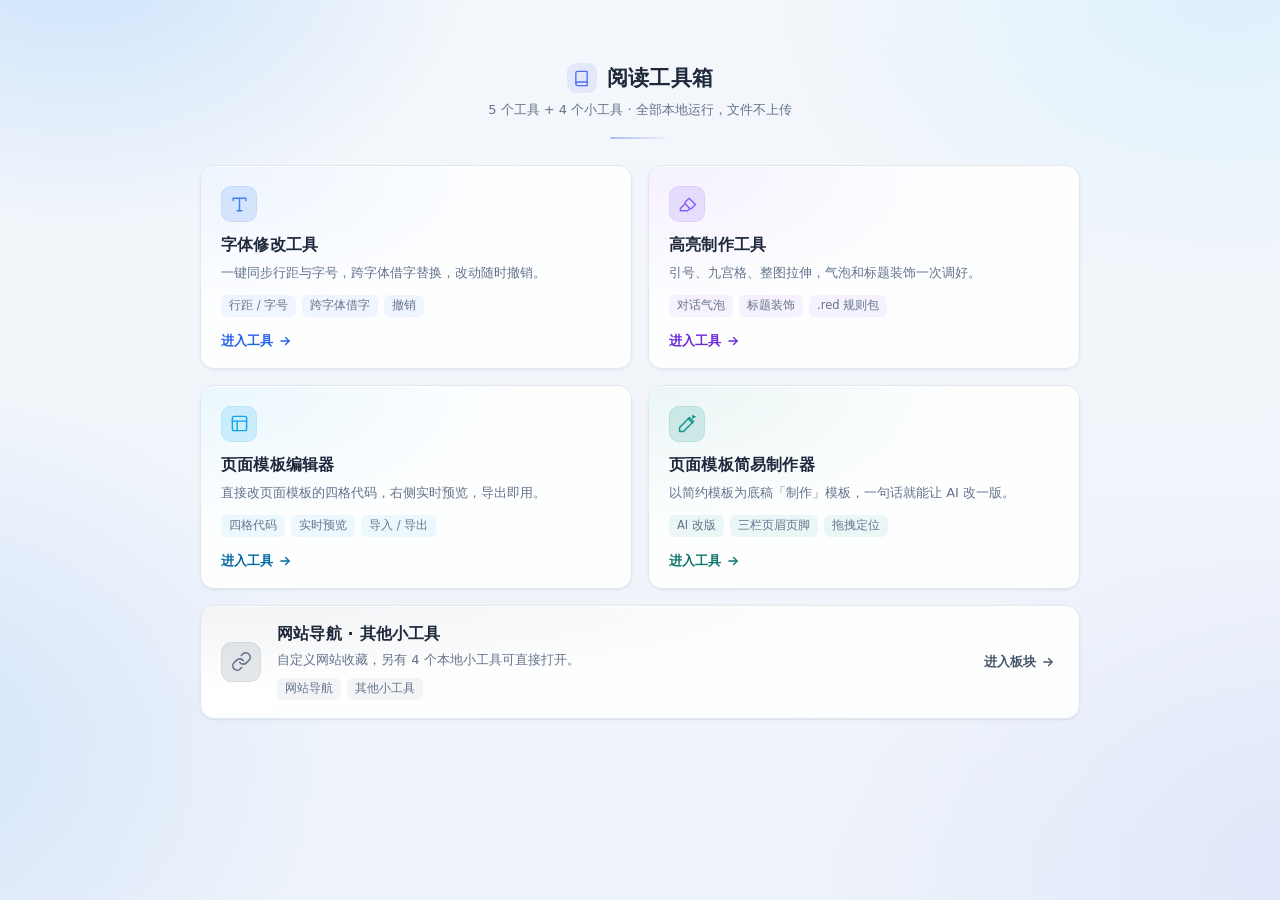
<file: index.html>
<!DOCTYPE html>
<html lang="zh-CN">
<head>
<meta charset="UTF-8">
<link rel="icon" href="favicon.ico" sizes="any">
<link rel="icon" href="favicon.svg" type="image/svg+xml">
<link rel="icon" href="icon-192.png" type="image/png" sizes="192x192">
<link rel="apple-touch-icon" href="apple-touch-icon.png">
<meta name="theme-color" content="#4f6ef2">
<meta name="viewport" content="width=device-width, initial-scale=1">
<title>阅读工具箱</title>
<style>
    :root {
        --bg: #f1f5f9;
        --panel: #ffffff;
        --text: #1e293b;
        --text2: #64748b;
        --text3: #94a3b8;
        --border: #e2e8f0;
        --accent: #4f6ef2;
        --tag-bg: #f1f5f9;
        --shadow: 0 1px 2px rgba(15,23,42,.05), 0 1px 3px rgba(15,23,42,.04);
        --shadow-h: 0 12px 26px -14px rgba(15,23,42,.35);
    }
    * { margin: 0; padding: 0; box-sizing: border-box; }
    body {
        font-family: "Microsoft YaHei", system-ui, -apple-system, sans-serif;
        background: var(--bg); color: var(--text);
        min-height: 100vh; display: flex; align-items: flex-start; justify-content: center;
        padding: 7vh 24px 8vh;
        -webkit-font-smoothing: antialiased;
    }
    body::before { content: ""; position: fixed; inset: 0; z-index: -1; pointer-events: none;
        background:
            radial-gradient(620px 440px at 6% -6%, rgba(147,197,253,.42), transparent 65%),
            radial-gradient(720px 480px at 96% -2%, rgba(186,230,253,.38), transparent 65%),
            radial-gradient(680px 540px at -8% 82%, rgba(96,165,250,.20), transparent 65%),
            radial-gradient(760px 580px at 102% 96%, rgba(165,180,252,.20), transparent 65%),
            linear-gradient(180deg, #f4f7fb 0%, #eef3fa 100%); }

    .wrap { width: 100%; max-width: 880px; }

    /* ---------- 标题区 ---------- */
    .hd { display: flex; flex-direction: column; align-items: center; gap: 8px; }
    .hd-t { display: flex; align-items: center; gap: 10px; }
    .hdic { width: 30px; height: 30px; border-radius: 9px; display: grid; place-items: center;
        background: rgba(79,110,242,.10); color: #4f6ef2; flex: none; }
    .hdic svg { width: 17px; height: 17px; }
    h1 { font-size: 21px; font-weight: 600; letter-spacing: .3px; }
    .sub { color: var(--text2); font-size: 13px; }
    .rule { width: 60px; height: 2px; border: 0; border-radius: 2px; margin: 18px auto 26px;
        background: linear-gradient(90deg, rgba(79,110,242,.45), rgba(79,110,242,0)); }

    /* ---------- 卡片网格 ---------- */
    /* 两行 1fr：不管哪张卡说明多一行，两行都会拉成同一高度；
       第三行是通栏那张，按内容高度走 */
    .grid { display: grid; grid-template-columns: 1fr 1fr; grid-template-rows: 1fr 1fr auto; gap: 16px; }
    @media (max-width: 720px) {
        /* 单列时一行一张卡，等高等得没意义，恢复逐卡自适应 */
        .grid { grid-template-columns: 1fr; grid-template-rows: none; grid-auto-rows: auto; }
    }
    a.card {
        --c: 79,110,242;
        --tint: .085;
        display: flex; flex-direction: column;
        position: relative; text-decoration: none; color: var(--text);
        background:
            radial-gradient(125% 125% at 0% 0%, rgba(var(--c), var(--tint)), rgba(var(--c), 0) 58%),
            linear-gradient(160deg, #ffffff 0%, #fcfdfe 100%);
        border: 1px solid var(--border);
        border-radius: 14px;
        padding: 20px 20px 18px;
        box-shadow: var(--shadow), inset 0 1px 0 rgba(255,255,255,.85);
        transition: transform .18s ease, box-shadow .18s ease, border-color .18s ease, background .18s ease;
    }
    a.card:hover { transform: translateY(-2px); border-color: rgba(var(--c), .32); box-shadow: var(--shadow-h);
        background:
            radial-gradient(125% 125% at 0% 0%, rgba(var(--c), .13), rgba(var(--c), 0) 58%),
            linear-gradient(160deg, #ffffff 0%, #fcfdfe 100%); }
    a.card:focus-visible { outline: 2px solid rgb(var(--c)); outline-offset: 3px; }

    /* 图标块 */
    .ic { width: 36px; height: 36px; border-radius: 10px; flex: none;
        display: grid; place-items: center;
        background: rgba(var(--c), .16);
        box-shadow: inset 0 0 0 1px rgba(var(--c), .10);
        color: rgb(var(--c));
        transition: background .18s ease, transform .18s ease, box-shadow .18s ease; }
    .ic svg { width: 19px; height: 19px; }
    a.card:hover .ic { background: rgba(var(--c), .24); box-shadow: inset 0 0 0 1px rgba(var(--c), .18); transform: translateY(-1px); }

    a.card h2 { font-size: 16px; font-weight: 600; margin: 13px 0 6px; letter-spacing: .2px; }
    a.card p { font-size: 13px; line-height: 1.65; color: var(--text2); }

    .tags { display: flex; flex-wrap: wrap; gap: 6px; margin-top: 12px; }
    .tags span { font-size: 11.5px; line-height: 1; padding: 5px 8px; border-radius: 6px;
        background: rgba(var(--c), .07); color: var(--text2); white-space: nowrap; }

    .go { margin-top: auto; padding-top: 15px; display: flex; align-items: center; gap: 5px;
        font-size: 13px; font-weight: 600; color: rgb(var(--ct, var(--c))); }
    .go svg { width: 14px; height: 14px; transition: transform .18s ease; }
    a.card:hover .go svg { transform: translateX(3px); }

    /* 第五张：通栏横排，补齐网格 */
    a.card.wide { grid-column: 1 / -1; flex-direction: row; align-items: center; gap: 16px; padding: 18px 20px; }
    a.card.wide .ic { width: 40px; height: 40px; border-radius: 11px; }
    a.card.wide .ic svg { width: 21px; height: 21px; }
    a.card.wide .wb { flex: 1; min-width: 0; }
    a.card.wide h2 { margin: 0 0 4px; }
    a.card.wide .tags { margin-top: 8px; }
    a.card.wide .go { margin: 0; padding: 0 4px 0 0; flex: none; }
    @media (max-width: 720px) {
        a.card.wide { flex-direction: column; align-items: stretch; padding: 20px 20px 18px; }
        a.card.wide .ic { width: 36px; height: 36px; border-radius: 10px; }
        a.card.wide .ic svg { width: 19px; height: 19px; }
        a.card.wide h2 { margin: 13px 0 6px; }
        a.card.wide .tags { margin-top: 12px; }
        a.card.wide .go { margin-top: auto; padding: 15px 0 0; }
    }

    /* 每卡主题色：--c 图标取色，--ct 文字取色（更深，保证对比度） */
    a.card.c-blue   { --c: 59,130,246;  --ct: 37,99,235; }
    a.card.c-violet { --c: 139,92,246;  --ct: 109,40,217; }
    a.card.c-sky    { --c: 14,165,233;  --ct: 3,105,161; }
    a.card.c-teal   { --c: 13,148,136;  --ct: 15,118,110; }
    a.card.c-slate  { --c: 100,116,139; --ct: 71,85,105; }

    @media (prefers-color-scheme: dark) {
        :root {
            --bg: #0b1220; --panel: #151e30; --text: #e2e8f0; --text2: #94a3b8; --text3: #7c8aa0;
            --border: rgba(255,255,255,.07); --accent: #60a5fa; --tag-bg: rgba(255,255,255,.05);
            --shadow: 0 1px 2px rgba(0,0,0,.3);
            --shadow-h: 0 14px 30px -16px rgba(0,0,0,.8);
        }
        body::before {
            background:
                radial-gradient(620px 440px at 6% -6%, rgba(37,99,235,.26), transparent 65%),
                radial-gradient(720px 480px at 96% -2%, rgba(14,116,144,.22), transparent 65%),
                radial-gradient(680px 540px at -8% 82%, rgba(30,64,175,.24), transparent 65%),
                radial-gradient(760px 580px at 102% 96%, rgba(79,70,229,.20), transparent 65%),
                linear-gradient(180deg, #0b1220 0%, #0e1729 100%);
        }
        .hdic { background: rgba(96,165,250,.14); color: #93b4f7; }
        a.card {
            background:
                radial-gradient(115% 130% at 100% 100%, rgba(var(--c), .12), rgba(var(--c), 0) 62%),
                linear-gradient(180deg, #18222f 0%, #131b28 100%);
            box-shadow: var(--shadow), inset 0 1px 0 rgba(255,255,255,.04);
        }
        a.card:hover {
            background:
                radial-gradient(115% 130% at 100% 100%, rgba(var(--c), .20), rgba(var(--c), 0) 62%),
                linear-gradient(180deg, #1a2432 0%, #141d2a 100%);
        }
        .ic { background: rgba(var(--c), .20); box-shadow: inset 0 0 0 1px rgba(var(--c), .16); }
        a.card:hover .ic { background: rgba(var(--c), .30); box-shadow: inset 0 0 0 1px rgba(var(--c), .26); }
        a.card.c-blue   { --c: 96,165,250;  --ct: 165,196,252; }
        a.card.c-violet { --c: 167,139,250; --ct: 196,181,253; }
        a.card.c-sky    { --c: 56,189,248;  --ct: 125,211,252; }
        a.card.c-teal   { --c: 45,212,191;  --ct: 153,246,228; }
        a.card.c-slate  { --c: 148,163,184; --ct: 203,213,225; }
    }
</style>
</head>
<body>
    <div class="wrap">
        <div class="hd">
            <div class="hd-t">
                <span class="hdic">
                    <svg viewBox="0 0 24 24" fill="none" stroke="currentColor" stroke-width="1.9" stroke-linecap="round" stroke-linejoin="round">
                        <path d="M4 19.5A2.5 2.5 0 0 1 6.5 17H20"/>
                        <path d="M6.5 2H20v20H6.5A2.5 2.5 0 0 1 4 19.5v-15A2.5 2.5 0 0 1 6.5 2z"/>
                    </svg>
                </span>
                <h1>阅读工具箱</h1>
            </div>
            <p class="sub">5 个工具 + 4 个小工具 · 全部本地运行，文件不上传</p>
        </div>
        <hr class="rule">

        <div class="grid">
            <a class="card c-blue" href="font-tool.html?v=20261128">
                <span class="ic">
                    <svg viewBox="0 0 24 24" fill="none" stroke="currentColor" stroke-width="1.8" stroke-linecap="round" stroke-linejoin="round">
                        <polyline points="4 7 4 4 20 4 20 7"/>
                        <line x1="9" y1="20" x2="15" y2="20"/>
                        <line x1="12" y1="4" x2="12" y2="20"/>
                    </svg>
                </span>
                <h2>字体修改工具</h2>
                <p>一键同步行距与字号，跨字体借字替换，改动随时撤销。</p>
                <div class="tags"><span>行距 / 字号</span><span>跨字体借字</span><span>撤销</span></div>
                <span class="go">进入工具
                    <svg viewBox="0 0 24 24" fill="none" stroke="currentColor" stroke-width="2.2" stroke-linecap="round" stroke-linejoin="round"><path d="M5 12h14"/><path d="m13 6 6 6-6 6"/></svg>
                </span>
            </a>

            <a class="card c-violet" href="highlight.html?v=20261128">
                <span class="ic">
                    <svg viewBox="0 0 24 24" fill="none" stroke="currentColor" stroke-width="1.8" stroke-linecap="round" stroke-linejoin="round">
                        <path d="m9 11-6 6v3h9l3-3"/>
                        <path d="m22 12-4.6 4.6a2 2 0 0 1-2.8 0l-5.2-5.2a2 2 0 0 1 0-2.8L14 4z"/>
                    </svg>
                </span>
                <h2>高亮制作工具</h2>
                <p>引号、九宫格、整图拉伸，气泡和标题装饰一次调好。</p>
                <div class="tags"><span>对话气泡</span><span>标题装饰</span><span>.red 规则包</span></div>
                <span class="go">进入工具
                    <svg viewBox="0 0 24 24" fill="none" stroke="currentColor" stroke-width="2.2" stroke-linecap="round" stroke-linejoin="round"><path d="M5 12h14"/><path d="m13 6 6 6-6 6"/></svg>
                </span>
            </a>

            <a class="card c-sky" href="template-editor.html?v=20261128">
                <span class="ic">
                    <svg viewBox="0 0 24 24" fill="none" stroke="currentColor" stroke-width="1.8" stroke-linecap="round" stroke-linejoin="round">
                        <rect x="3" y="3" width="18" height="18" rx="2.5"/>
                        <path d="M3 9h18"/><path d="M9 21V9"/>
                    </svg>
                </span>
                <h2>页面模板编辑器</h2>
                <p>直接改页面模板的四格代码，右侧实时预览，导出即用。</p>
                <div class="tags"><span>四格代码</span><span>实时预览</span><span>导入 / 导出</span></div>
                <span class="go">进入工具
                    <svg viewBox="0 0 24 24" fill="none" stroke="currentColor" stroke-width="2.2" stroke-linecap="round" stroke-linejoin="round"><path d="M5 12h14"/><path d="m13 6 6 6-6 6"/></svg>
                </span>
            </a>

            <a class="card c-teal" href="template-maker.html?v=20261128">
                <span class="ic">
                    <svg viewBox="0 0 24 24" fill="none" stroke="currentColor" stroke-width="1.8" stroke-linecap="round" stroke-linejoin="round">
                        <path d="M14.5 4.5 19.5 9.5 7 22H2v-5z"/>
                        <path d="M13 6 18 11"/>
                        <path d="M19 2v3"/><path d="M21.5 3.5h-3"/>
                    </svg>
                </span>
                <h2>页面模板简易制作器</h2>
                <p>以简约模板为底稿「制作」模板，一句话就能让 AI 改一版。</p>
                <div class="tags"><span>AI 改版</span><span>三栏页眉页脚</span><span>拖拽定位</span></div>
                <span class="go">进入工具
                    <svg viewBox="0 0 24 24" fill="none" stroke="currentColor" stroke-width="2.2" stroke-linecap="round" stroke-linejoin="round"><path d="M5 12h14"/><path d="m13 6 6 6-6 6"/></svg>
                </span>
            </a>

            <a class="card c-slate wide" href="links.html?v=20261128">
                <span class="ic">
                    <svg viewBox="0 0 24 24" fill="none" stroke="currentColor" stroke-width="1.8" stroke-linecap="round" stroke-linejoin="round">
                        <path d="M10 13a5 5 0 0 0 7.54.54l3-3a5 5 0 0 0-7.07-7.07l-1.72 1.71"/>
                        <path d="M14 11a5 5 0 0 0-7.54-.54l-3 3a5 5 0 0 0 7.07 7.07l1.71-1.71"/>
                    </svg>
                </span>
                <div class="wb">
                    <h2>网站导航 · 其他小工具</h2>
                    <p>自定义网站收藏，另有 4 个本地小工具可直接打开。</p>
                    <div class="tags"><span>网站导航</span><span>其他小工具</span></div>
                </div>
                <span class="go">进入板块
                    <svg viewBox="0 0 24 24" fill="none" stroke="currentColor" stroke-width="2.2" stroke-linecap="round" stroke-linejoin="round"><path d="M5 12h14"/><path d="m13 6 6 6-6 6"/></svg>
                </span>
            </a>
        </div>
    </div>
</body>
</html>
</file>
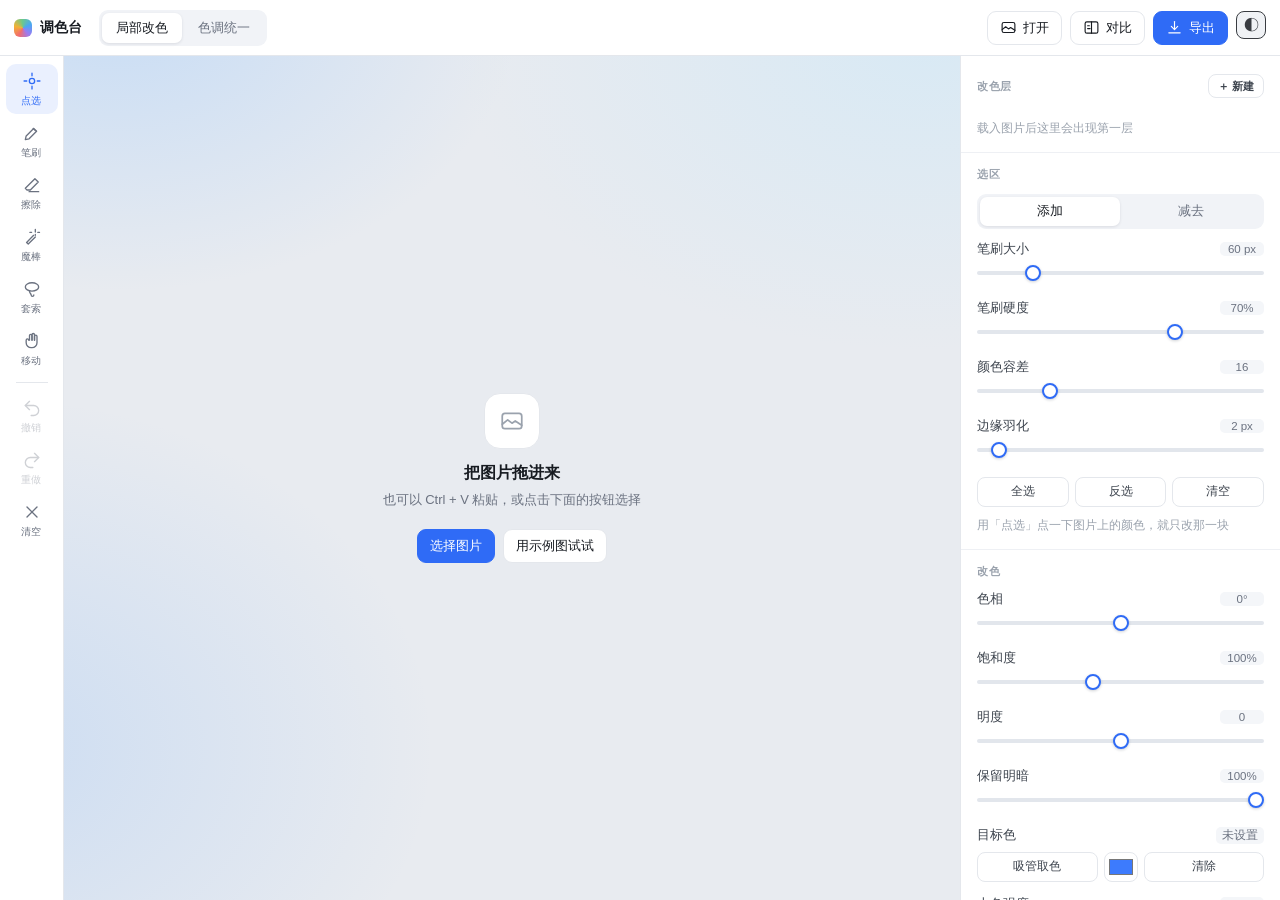
<file: image-tool/index.html>
<!DOCTYPE html>
<html lang="zh-CN">
<head>
<meta charset="utf-8">
<link rel="icon" href="../favicon.ico" sizes="any">
<link rel="icon" href="../favicon.svg" type="image/svg+xml">
<link rel="icon" href="../icon-192.png" type="image/png" sizes="192x192">
<link rel="apple-touch-icon" href="../apple-touch-icon.png">
<meta name="viewport" content="width=device-width,initial-scale=1,viewport-fit=cover,maximum-scale=1,user-scalable=no">
<meta name="color-scheme" content="light dark">
<meta name="theme-color" content="#ffffff">
<title>调色台 · 局部改色与色调统一</title>
<script>(function(){try{var p=localStorage.getItem('rtb_theme')||'auto';var d=p==='dark'||(p==='auto'&&window.matchMedia&&matchMedia('(prefers-color-scheme: dark)').matches);document.documentElement.setAttribute('data-theme',d?'dark':'light')}catch(e){}})();</script>
<link rel="stylesheet" href="css/app.css?v=20261128b">
</head>
<body>

<svg width="0" height="0" style="position:absolute" aria-hidden="true">
  <symbol id="i-pick" viewBox="0 0 24 24"><circle cx="12" cy="12" r="3.2"/><path d="M12 2.5v3.2M12 18.3v3.2M2.5 12h3.2M18.3 12h3.2"/></symbol>
  <symbol id="i-brush" viewBox="0 0 24 24"><path d="M4 20l4.5-1 9-9-3.5-3.5-9 9L4 20z"/><path d="M13.5 6.5L17 10"/></symbol>
  <symbol id="i-erase" viewBox="0 0 24 24"><path d="M8.5 20H20"/><path d="M15.5 4.5l4 4-9.5 9.5H6l-2-2 11.5-11.5z"/></symbol>
  <symbol id="i-wand" viewBox="0 0 24 24"><path d="M14 10l-8.5 8.5 2 2L16 12"/><path d="M16 3v3M16 9v1M11.5 6.5h-2M21 6.5h-2"/></symbol>
  <symbol id="i-lasso" viewBox="0 0 24 24"><path d="M12 4.5c4.4 0 8 2.2 8 5s-3.6 5-8 5-8-2.2-8-5 3.6-5 8-5z"/><path d="M9 14.6c0 2.4 2 3 2 4.6a1.6 1.6 0 003.2 0"/></symbol>
  <symbol id="i-hand" viewBox="0 0 24 24"><path d="M9 11V5.5a1.5 1.5 0 013 0V11"/><path d="M12 11V4.5a1.5 1.5 0 013 0V11"/><path d="M15 11V6.5a1.5 1.5 0 013 0V14a6 6 0 01-6 6h-1a6 6 0 01-6-6v-3a1.5 1.5 0 013 0"/></symbol>
  <symbol id="i-undo" viewBox="0 0 24 24"><path d="M9 14L4 9l5-5"/><path d="M4 9h10a6 6 0 010 12h-3"/></symbol>
  <symbol id="i-redo" viewBox="0 0 24 24"><path d="M15 14l5-5-5-5"/><path d="M20 9H10a6 6 0 000 12h3"/></symbol>
  <symbol id="i-x" viewBox="0 0 24 24"><path d="M6 6l12 12M18 6L6 18"/></symbol>
  <symbol id="i-open" viewBox="0 0 24 24"><rect x="3" y="5" width="18" height="14" rx="2.5"/><path d="M3 15l5-4 4 3 3-2 6 4"/></symbol>
  <symbol id="i-compare" viewBox="0 0 24 24"><rect x="3" y="4" width="18" height="16" rx="2.5"/><path d="M12 4v16"/><path d="M6.5 9.5h2.5M6.5 13.5h3.5"/></symbol>
  <symbol id="i-down" viewBox="0 0 24 24"><path d="M12 3.5v11"/><path d="M7.5 10.5L12 15l4.5-4.5"/><path d="M4 19.5h16"/></symbol>
  <symbol id="i-plus" viewBox="0 0 24 24"><path d="M12 5v14M5 12h14"/></symbol>
</svg>

<div class="app" data-mode="single">
  <header class="topbar">
    <div class="brand">
      <span class="brand-mark"></span>
      <span class="brand-name">调色台</span>
    </div>
    <div class="tabs" id="tabs">
      <button class="tab is-on" data-tab="single">局部改色</button>
      <button class="tab" data-tab="harmonize">色调统一</button>
    </div>
    <div class="meta" id="meta"></div>
    <div class="top-actions">
      <button class="btn" id="btnOpen"><svg class="ico"><use href="#i-open"/></svg><span>打开</span></button>
      <button class="btn" id="btnCompare"><svg class="ico"><use href="#i-compare"/></svg><span>对比</span></button>
      <button class="btn btn-primary" id="btnExport"><svg class="ico"><use href="#i-down"/></svg><span>导出</span></button>
    </div>
  </header>

  <div class="body">
    <div class="toolbar" id="toolbar">
      <button class="tool is-on" data-tool="pick" title="点选同类色"><svg class="ico"><use href="#i-pick"/></svg><em>点选</em></button>
      <button class="tool" data-tool="brush" title="笔刷"><svg class="ico"><use href="#i-brush"/></svg><em>笔刷</em></button>
      <button class="tool" data-tool="erase" title="擦除"><svg class="ico"><use href="#i-erase"/></svg><em>擦除</em></button>
      <button class="tool" data-tool="wand" title="魔棒"><svg class="ico"><use href="#i-wand"/></svg><em>魔棒</em></button>
      <button class="tool" data-tool="lasso" title="套索"><svg class="ico"><use href="#i-lasso"/></svg><em>套索</em></button>
      <button class="tool" data-tool="pan" title="移动画布"><svg class="ico"><use href="#i-hand"/></svg><em>移动</em></button>
      <div class="tool-sep"></div>
      <button class="tool" data-act="undo" title="撤销"><svg class="ico"><use href="#i-undo"/></svg><em>撤销</em></button>
      <button class="tool" data-act="redo" title="重做"><svg class="ico"><use href="#i-redo"/></svg><em>重做</em></button>
      <button class="tool" data-act="clear" title="清空选区"><svg class="ico"><use href="#i-x"/></svg><em>清空</em></button>
    </div>

    <div class="stage" id="stage">
      <canvas id="cv"></canvas>
      <canvas id="loupe" class="loupe"></canvas>
      <div class="zoom-hud"><span id="zoomVal">100%</span></div>
      <div class="empty" id="empty">
        <div class="empty-card">
          <div class="empty-ico"><svg class="ico"><use href="#i-open"/></svg></div>
          <h2>把图片拖进来</h2>
          <p>也可以 Ctrl&nbsp;+&nbsp;V 粘贴，或点击下面的按钮选择</p>
          <div class="empty-btns">
            <button class="btn btn-primary" id="btnPick">选择图片</button>
            <button class="btn" id="btnDemo">用示例图试试</button>
          </div>
        </div>
      </div>
      <div class="busy" id="busy"><div class="spinner"></div><span id="busyText">处理中</span></div>
    </div>

    <aside class="panel" id="panel">
      <div class="sheet-grip" id="sheetGrip"><span></span></div>
      <div class="panel-scroll" id="panelScroll">

        <section class="group" data-only="single">
          <div class="group-title">
            <span>改色层</span>
            <button class="mini" id="btnAddLayer" title="新建一层，用来改另一块区域">＋ 新建</button>
          </div>
          <div class="layers" id="layers"></div>
          <div class="hint" id="layerHint"></div>
        </section>

        <section class="group" data-only="single">
          <div class="group-title">选区</div>
          <div class="seg" id="segAdd">
            <button class="is-on" data-a="1">添加</button>
            <button data-a="0">减去</button>
          </div>
          <div class="row">
            <div class="row-head"><label>笔刷大小</label><output id="oBrush">60 px</output></div>
            <input type="range" id="rBrush" min="4" max="320" step="1" value="60">
          </div>
          <div class="row">
            <div class="row-head"><label>笔刷硬度</label><output id="oHard">70%</output></div>
            <input type="range" id="rHard" min="0" max="100" step="1" value="70">
          </div>
          <div class="row">
            <div class="row-head"><label title="只作用于「点选 / 魔棒」选出来的区域；改完还能随时拖，选区会按新容差重算">颜色容差</label><output id="oTol">16</output></div>
            <input type="range" id="rTol" min="2" max="60" step="1" value="16">
          </div>
          <div class="row">
            <div class="row-head"><label title="改完还能随时拖；每次都从硬边选区重新柔化，不会越调越糊">边缘羽化</label><output id="oFeather">2 px</output></div>
            <input type="range" id="rFeather" min="0" max="40" step="1" value="2">
          </div>
          <div class="mini-row">
            <button class="mini" id="btnAll">全选</button>
            <button class="mini" id="btnInvert">反选</button>
            <button class="mini" id="btnClearMask">清空</button>
          </div>
          <div class="hint" id="maskHint">用「点选」点一下图片上的颜色，就只改那一块</div>
        </section>

        <section class="group" data-only="single">
          <div class="group-title">改色</div>
          <div class="row">
            <div class="row-head"><label>色相</label><output id="oHue">0°</output></div>
            <input type="range" id="rHue" min="-180" max="180" step="1" value="0">
          </div>
          <div class="row">
            <div class="row-head"><label>饱和度</label><output id="oSat">100%</output></div>
            <input type="range" id="rSat" min="0" max="250" step="1" value="100">
          </div>
          <div class="row">
            <div class="row-head"><label>明度</label><output id="oLum">0</output></div>
            <input type="range" id="rLum" min="-40" max="40" step="1" value="0">
          </div>
          <div class="row">
            <div class="row-head"><label>保留明暗</label><output id="oKeep">100%</output></div>
            <input type="range" id="rKeep" min="0" max="100" step="1" value="100">
          </div>
          <div class="row">
            <div class="row-head"><label>目标色</label><output id="oTarget">未设置</output></div>
            <div class="mini-row">
              <button class="mini" id="btnTarget">吸管取色</button>
              <input type="color" id="cTarget" value="#3d7bfd" title="手动指定目标色">
              <button class="mini" id="btnResetTarget">清除</button>
            </div>
          </div>
          <div class="row">
            <div class="row-head"><label>上色强度</label><output id="oTint">0%</output></div>
            <input type="range" id="rTint" min="0" max="100" step="1" value="0">
          </div>
          <div class="row">
            <div class="row-head"><label>生效强度</label><output id="oStrength">100%</output></div>
            <input type="range" id="rStrength" min="0" max="100" step="1" value="100">
          </div>
          <label class="check"><input type="checkbox" id="chkMask"><span>一直显示选区遮罩</span></label>
        </section>

        <section class="group" data-only="harmonize">
          <div class="group-title">图片</div>
          <div class="slots">
            <div class="slot" id="slotRef" data-role="ref">
              <canvas></canvas>
              <div class="slot-tag">参考</div>
              <div class="slot-empty">选择参考图</div>
            </div>
            <div class="slot" id="slotTgt" data-role="tgt">
              <canvas></canvas>
              <div class="slot-tag">待处理</div>
              <div class="slot-empty">选择待处理图</div>
            </div>
          </div>
          <div class="mini-row">
            <button class="mini" id="btnAddMore">添加多张</button>
            <button class="mini" id="btnClearBatch">清空列表</button>
          </div>
        </section>

        <section class="group" data-only="harmonize">
          <div class="group-title">算法</div>
          <div class="seg seg-block" id="segMethod">
            <button data-m="light">轻度</button>
            <button data-m="standard" class="is-on">标准</button>
            <button data-m="strong">强力</button>
          </div>
          <div class="hint" id="methodHint">按色彩统计量对齐明暗与色调，两张内容相近时最自然</div>
          <div class="row">
            <div class="row-head"><label>强度</label><output id="oHStrength">100%</output></div>
            <input type="range" id="rHStrength" min="0" max="100" step="1" value="100">
          </div>
        </section>

        <section class="group" data-only="harmonize">
          <div class="group-title">批量</div>
          <div class="film" id="film"></div>
          <div class="mini-row">
            <button class="mini" id="btnExportAll">全部导出</button>
          </div>
          <div class="hint">一次添加多张时，第 1 张作为参考，其余全部对齐到它</div>
        </section>

      </div>
    </aside>
  </div>
</div>

<div class="modal" id="modal">
  <div class="modal-card">
    <div class="modal-head">
      <h3>导出图片</h3>
      <button class="icon-btn" id="btnCloseModal"><svg class="ico"><use href="#i-x"/></svg></button>
    </div>
    <div class="modal-body">
      <div class="field">
        <label>格式</label>
        <div class="seg" id="segFmt">
          <button class="is-on" data-f="image/png">PNG</button>
          <button data-f="image/jpeg">JPEG</button>
          <button data-f="image/webp">WebP</button>
        </div>
      </div>
      <div class="field">
        <label>尺寸</label>
        <div class="seg" id="segScale">
          <button class="is-on" data-s="1">原始分辨率</button>
          <button data-s="0.5">缩小一半</button>
        </div>
      </div>
      <div class="field" id="qualityField" style="display:none">
        <div class="row-head"><label>质量</label><output id="oQuality">92%</output></div>
        <input type="range" id="rQuality" min="50" max="100" step="1" value="92">
      </div>
      <div class="hint" id="exportHint">PNG 无损，适合改色后的图；JPEG 体积小但会二次压缩。</div>
    </div>
    <div class="modal-foot">
      <button class="btn" id="btnCancelExport">取消</button>
      <button class="btn btn-primary" id="btnDoExport">导出</button>
    </div>
  </div>
</div>

<div class="toast" id="toast"></div>
<input type="file" id="file" accept="image/*" hidden>

<script src="js/color.js"></script>
<script src="js/mask.js"></script>
<script src="js/adjust.js"></script>
<script src="js/app.js"></script>
<script>(function(){
  var KEY='rtb_theme',SEQ=['auto','dark','light'],NM={auto:'跟随系统',light:'日间',dark:'夜间'},IC={auto:'◐',light:'☀',dark:'☾'};
  var pref='auto';try{pref=localStorage.getItem(KEY)||'auto'}catch(e){}
  if(SEQ.indexOf(pref)<0)pref='auto';
  function isDark(){return pref==='dark'||(pref==='auto'&&window.matchMedia&&matchMedia('(prefers-color-scheme: dark)').matches)}
  function apply(){document.documentElement.setAttribute('data-theme',isDark()?'dark':'light');var b=document.getElementById('rtbThemeBtn');if(b){b.textContent=IC[pref];b.title='主题：'+NM[pref]+'（点击切换）';b.setAttribute('aria-label',b.title)}}
  var st=document.createElement('style');st.textContent='button.rtbThemeBtn{flex:none!important;min-width:30px;width:30px;height:28px;padding:0!important;border:1px solid currentColor!important;border-radius:8px!important;background:rgba(127,140,170,.13)!important;color:inherit!important;opacity:.85;font-size:15px;line-height:1;display:inline-flex;align-items:center;justify-content:center;cursor:pointer;transition:opacity .15s,background .15s}button.rtbThemeBtn:hover{opacity:1;background:rgba(127,140,170,.28)!important}@media(max-width:560px){button.rtbThemeBtn{width:28px;height:28px;min-width:28px}}';document.head.appendChild(st);
  var host=document.querySelector('.top-actions')||document.querySelector('header')||document.body;
  var b=document.createElement('button');b.type='button';b.className='rtbThemeBtn';b.id='rtbThemeBtn';host.appendChild(b);
  b.addEventListener('click',function(){pref=SEQ[(SEQ.indexOf(pref)+1)%SEQ.length];try{localStorage.setItem(KEY,pref)}catch(e){}apply()});
  var mq=window.matchMedia?matchMedia('(prefers-color-scheme: dark)'):null;
  if(mq&&mq.addEventListener)mq.addEventListener('change',function(){if(pref==='auto')apply()});
  apply();
})();</script>
</body>
</html>
</file>
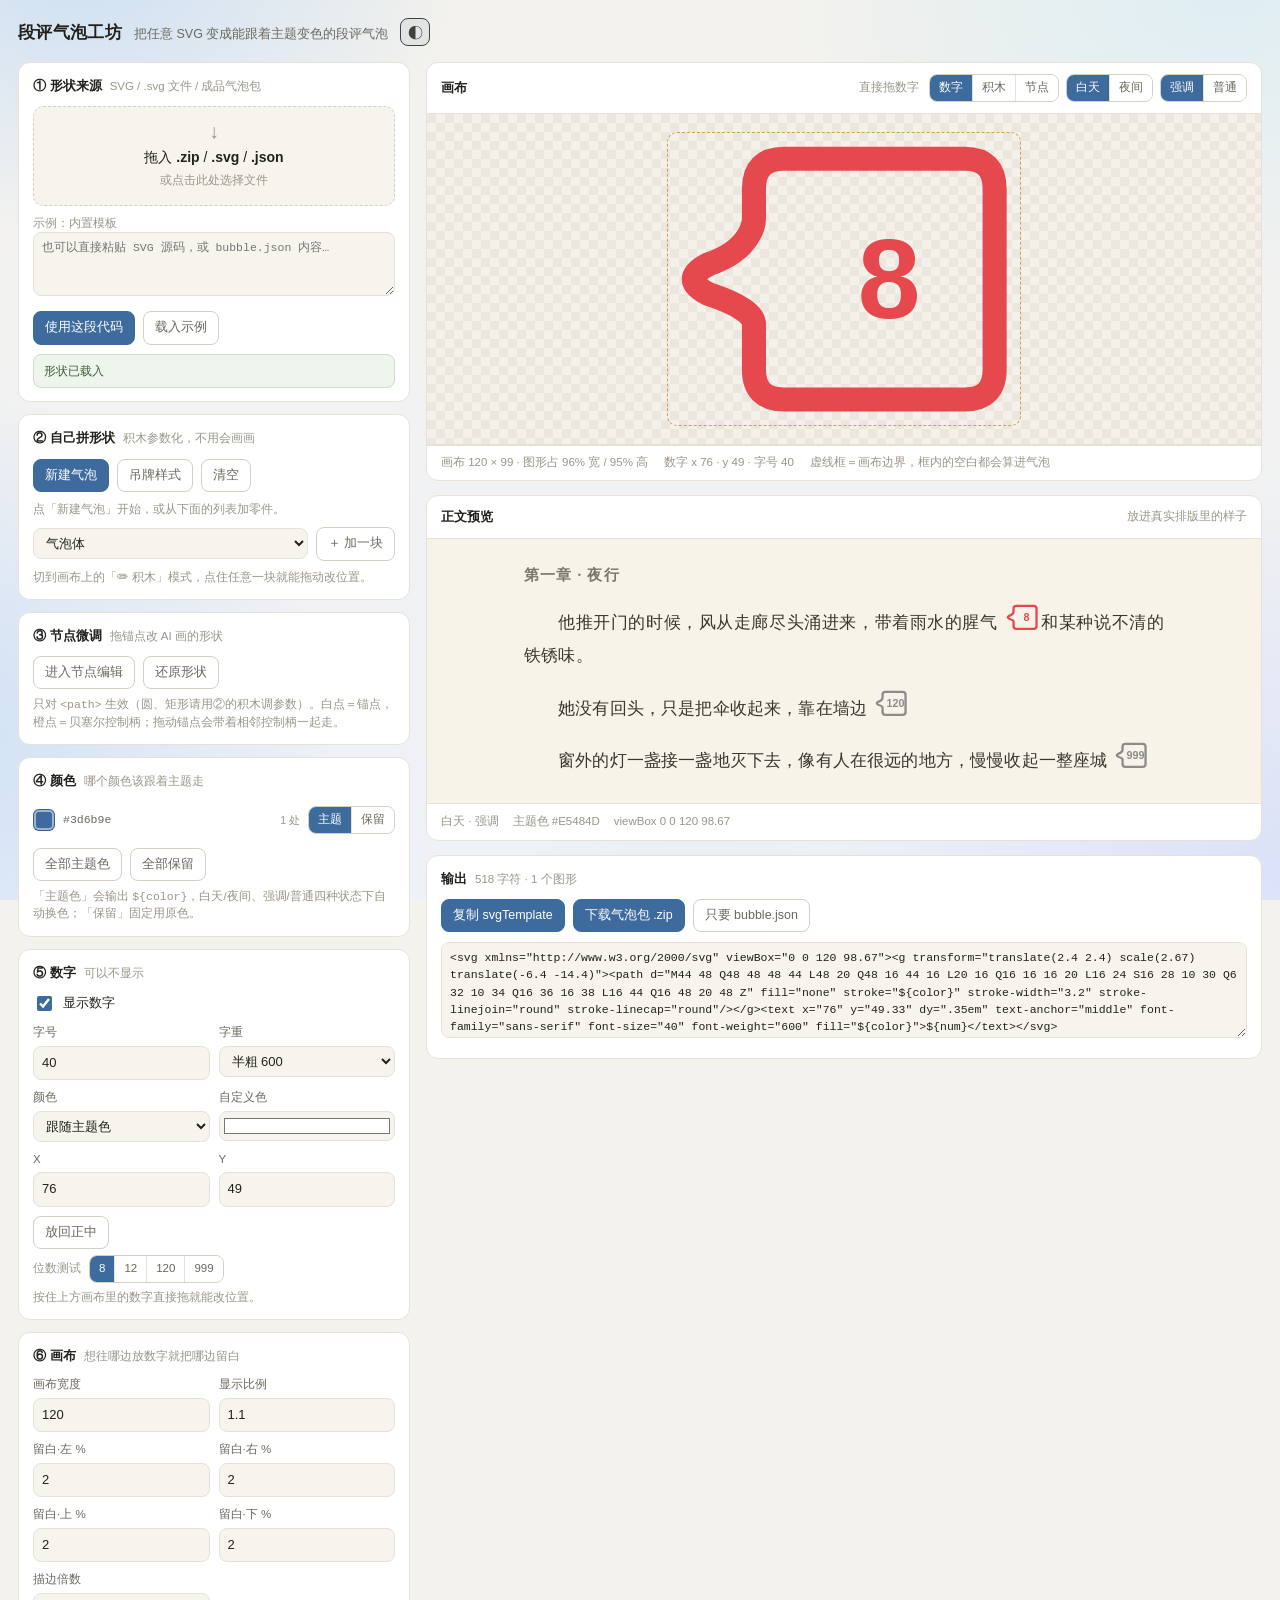
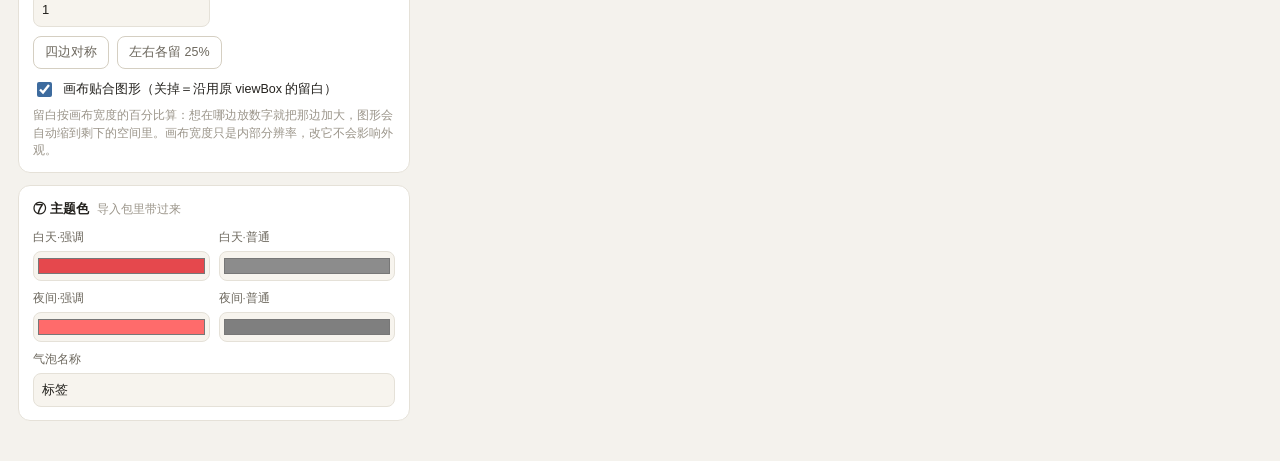
<file: bubble-workshop.html>
<!DOCTYPE html>
<html lang="zh-CN">
<head>
<meta charset="utf-8">
<link rel="icon" href="favicon.ico" sizes="any">
<link rel="icon" href="favicon.svg" type="image/svg+xml">
<link rel="icon" href="icon-192.png" type="image/png" sizes="192x192">
<link rel="apple-touch-icon" href="apple-touch-icon.png">
<meta name="theme-color" content="#4f6ef2">
<meta name="viewport" content="width=device-width,initial-scale=1,viewport-fit=cover">
<title>段评气泡工坊</title>
<script>(function(){try{var p=localStorage.getItem('rtb_theme')||'auto';var d=p==='dark'||(p==='auto'&&window.matchMedia&&matchMedia('(prefers-color-scheme: dark)').matches);document.documentElement.setAttribute('data-theme',d?'dark':'light')}catch(e){}})();</script>
<style>
*{box-sizing:border-box}
:root{
  --bg:#f4f2ed;--card:#fff;--line:#e5e1d8;--line2:#d5cfc2;
  --ink:#23211d;--ink2:#6d685e;--ink3:#9b958a;
  --accent:#3d6b9e;--accent2:#2f557f;--soft:#eaf0f7;--soft2:#f7f4ee;
  --r:12px;
}
html,body{margin:0;padding:0}
body{background:var(--bg);color:var(--ink);font:14px/1.55 -apple-system,BlinkMacSystemFont,"Segoe UI","PingFang SC","Microsoft YaHei",sans-serif;-webkit-text-size-adjust:100%}
body::before{content:"";position:fixed;inset:0;z-index:-1;pointer-events:none;
  background:
    radial-gradient(620px 440px at 6% -6%,rgba(147,197,253,.42),transparent 65%),
    radial-gradient(720px 480px at 96% -2%,rgba(186,230,253,.38),transparent 65%),
    radial-gradient(680px 540px at -8% 82%,rgba(96,165,250,.24),transparent 65%),
    radial-gradient(760px 580px at 102% 96%,rgba(165,180,252,.26),transparent 65%),
    radial-gradient(520px 380px at 55% 118%,rgba(125,211,252,.20),transparent 65%),
    linear-gradient(180deg,#f4f2ed 0%,#eef1f7 100%)}
header{max-width:1460px;margin:0 auto;padding:18px 18px 6px;display:flex;align-items:baseline;gap:12px;flex-wrap:wrap}
header h1{margin:0;font-size:17px;font-weight:600;letter-spacing:.02em}
header .sub{font-size:12.5px;color:var(--ink2)}
header .grow{flex:1}
main{max-width:1460px;margin:0 auto;padding:10px 18px 40px;display:grid;grid-template-columns:392px minmax(0,1fr);gap:16px;align-items:start}
.panel{display:flex;flex-direction:column;gap:12px;min-width:0}
.card{background:var(--card);border:1px solid var(--line);border-radius:var(--r);padding:13px 14px}
.card-h{display:flex;align-items:baseline;gap:8px;font-size:13px;font-weight:600;margin-bottom:10px}
.card-h .hint{font-weight:400;font-size:11.5px;color:var(--ink3)}
.tiny{font-size:11.5px;color:var(--ink3);line-height:1.5}
.row{display:flex;gap:8px;align-items:center;flex-wrap:wrap;margin-top:9px}
.grid2{display:grid;grid-template-columns:1fr 1fr;gap:9px}
label.f{display:flex;flex-direction:column;gap:4px;font-size:11.5px;color:var(--ink2)}
input[type=number],input[type=text],select,textarea{width:100%;font:inherit;font-size:13px;color:var(--ink);background:var(--soft2);border:1px solid var(--line);border-radius:8px;padding:6px 8px;outline:none}
input[type=number]:focus,select:focus,textarea:focus{border-color:var(--accent);background:#fff}
input[type=color]{width:100%;height:30px;padding:2px;border:1px solid var(--line);border-radius:8px;background:var(--soft2);cursor:pointer}
textarea{resize:vertical;min-height:64px;font-family:ui-monospace,SFMono-Regular,Consolas,monospace;font-size:11.5px;line-height:1.5}
button{font:inherit;font-size:12.5px;padding:6px 11px;border-radius:8px;border:1px solid var(--accent);background:var(--accent);color:#fff;cursor:pointer;white-space:nowrap}
button:hover{background:var(--accent2);border-color:var(--accent2)}
button.ghost{background:#fff;color:var(--ink2);border-color:var(--line2)}
button.ghost:hover{background:var(--soft2);color:var(--ink);border-color:var(--ink3)}
button.link{background:none;border:none;color:var(--accent);padding:0;font-size:inherit;text-decoration:underline;text-underline-offset:2px}
button.link:hover{background:none;color:var(--accent2)}
.drop{border:1.5px dashed var(--line2);border-radius:10px;padding:14px 10px;text-align:center;background:var(--soft2);transition:.15s;cursor:pointer}
.drop:hover,.drop.over{border-color:var(--accent);background:var(--soft)}
.drop .big{font-size:20px;line-height:1;color:var(--ink3);margin-bottom:6px}
.sw{display:flex;align-items:center;gap:8px;padding:5px 0;border-bottom:1px dashed var(--line)}
.sw:last-child{border-bottom:0}
.sw .dot{width:22px;height:22px;border-radius:6px;border:1px solid rgba(0,0,0,.12);flex:none;box-shadow:inset 0 0 0 2px rgba(255,255,255,.5)}
.sw .hex{font-family:ui-monospace,Consolas,monospace;font-size:11.5px;color:var(--ink2);flex:1;min-width:0;overflow:hidden;text-overflow:ellipsis}
.sw .cnt{font-size:10.5px;color:var(--ink3);flex:none}
.plist{display:flex;flex-direction:column;gap:6px;margin-top:9px}
.prow{display:flex;align-items:center;gap:8px;padding:6px 8px;border:1px solid var(--line);border-radius:8px;background:var(--soft2);cursor:pointer;font-size:12.5px}
.prow:hover{border-color:var(--line2);background:#fff}
.prow.on{border-color:var(--accent);background:var(--soft)}
.prow .pn{font-weight:600;flex:none}
.prow .pd{flex:1;min-width:0;color:var(--ink3);font-size:11px;font-family:ui-monospace,Consolas,monospace;overflow:hidden;text-overflow:ellipsis;white-space:nowrap}
.prow .del{border:0;background:none;color:var(--ink3);padding:0 3px;font-size:13px;line-height:1}
.prow .del:hover{color:#b4453f;background:none}
.pedit{margin-top:10px;border-top:1px dashed var(--line);padding-top:10px;display:none}
.pedit.show{display:block}
.seg{display:inline-flex;border:1px solid var(--line2);border-radius:8px;overflow:hidden;background:#fff}
.seg button{border:0;border-radius:0;background:#fff;color:var(--ink2);padding:4px 9px;font-size:11.5px}
.seg button+button{border-left:1px solid var(--line)}
.seg button.on{background:var(--accent);color:#fff}
.seg button:hover{background:var(--soft);color:var(--ink)}
.seg button.on:hover{background:var(--accent2);color:#fff}
.switch{display:flex;align-items:center;gap:8px;font-size:12.5px;color:var(--ink);cursor:pointer;user-select:none}
.switch input{width:15px;height:15px;accent-color:var(--accent)}
.stage{display:flex;flex-direction:column;gap:14px;min-width:0}
@media(min-width:961px){.stage{position:sticky;top:12px}}
.prevcard{background:var(--card);border:1px solid var(--line);border-radius:var(--r);overflow:hidden}
.prevhead{display:flex;align-items:center;gap:10px;padding:11px 14px;border-bottom:1px solid var(--line);flex-wrap:wrap}
.prevhead .t{font-size:13px;font-weight:600;flex:1}
.prevhead .segs{display:flex;gap:7px;flex-wrap:wrap}
.boardwrap{background:#efece4;border-bottom:1px solid var(--line)}
.board{height:330px;display:flex;align-items:center;justify-content:center;padding:26px;
  background:repeating-conic-gradient(#f4f1ea 0 25%,#ebe7de 0 50%) 0 0/18px 18px;transition:background .2s}
.board.night{background:repeating-conic-gradient(#1c1c1c 0 25%,#242424 0 50%) 0 0/18px 18px}
.canvasbox{position:relative;outline:1.5px dashed #c9a24a;outline-offset:7px;border-radius:2px;touch-action:none}
.canvasbox svg{display:block;width:100%;height:100%;overflow:visible}
.boardfoot{display:flex;gap:16px;flex-wrap:wrap;padding:8px 14px;border-top:1px solid var(--line);font-size:11.5px;color:var(--ink3)}
.boardfoot b{font-weight:600;color:var(--ink2)}
.readerwrap{padding:0;background:var(--soft2)}
.reader{padding:22px 28px 26px;min-height:180px;transition:background .2s,color .2s;background:#f7f3e8;color:#3a3630}
.reader.night{background:#181818;color:#a9a5a0}
.reader .ct{font-family:Georgia,"Songti SC","Noto Serif SC",serif;font-size:17px;line-height:1.95;letter-spacing:.01em;max-width:640px;margin:0 auto}
.reader .ct h3{font-size:15px;font-weight:600;opacity:.65;margin:0 0 14px;letter-spacing:.08em}
.reader .ct p{margin:0 0 1.05em;text-indent:2em;text-align:justify}
.reader .ct p:last-child{margin-bottom:0}
.bub{display:inline-block;vertical-align:-.18em;margin:0 .18em;line-height:0;user-select:none}
.bub svg{display:block;overflow:visible}
.bub svg text{pointer-events:all}
.prevfoot{padding:9px 14px;border-top:1px solid var(--line);font-size:11.5px;color:var(--ink3);display:flex;gap:14px;flex-wrap:wrap}
.outcard{background:var(--card);border:1px solid var(--line);border-radius:var(--r);padding:13px 14px}
.msg{font-size:12px;color:var(--ink2);background:var(--soft);border:1px solid #cddcec;border-radius:8px;padding:7px 10px;margin-top:9px;display:none}
.msg.err{background:#fdeeee;border-color:#f3cdcd;color:#8d3b3b}
.msg.ok{background:#eef5ec;border-color:#cddfc8;color:#3f5f38}
.msg.show{display:block}
#lab{position:fixed;left:-12000px;top:0;width:900px;height:900px;opacity:0;pointer-events:none;overflow:hidden}
#drop-err{color:#8d3b3b}
@media(max-width:960px){
  main{grid-template-columns:1fr}
  .stage{order:-1}
  .reader{padding:18px 16px 20px}
  .board{height:240px;padding:18px}
  .grid2{grid-template-columns:1fr}
}
@media(max-width:560px){
  header{padding:12px 12px 4px;gap:8px}
  header h1{font-size:16px}
  header .sub{flex-basis:100%;font-size:11.5px}
  main{padding:8px 10px 32px;gap:12px}
  .card{padding:11px 12px}
  .board{height:200px;padding:12px}
  .reader{padding:14px 12px 16px}
  .reader .ct{font-size:15.5px;line-height:1.8}
  button{padding:8px 11px}
  .seg button{padding:5px 8px}
  .prevhead,.prevfoot{padding:8px 10px}
}
/* 夜间 */
:root[data-theme="dark"]{
  --bg:#0b1220;--card:#151e30;--line:#2b3a55;--line2:#3a4b68;
  --ink:#e2e8f0;--ink2:#a8b6cc;--ink3:#8090aa;
  --accent:#60a5fa;--accent2:#3b82f6;--soft:#1b2b47;--soft2:#101827;
  color-scheme:dark;
}
:root[data-theme="dark"] body::before{background:
  radial-gradient(620px 440px at 6% -6%,rgba(37,99,235,.30),transparent 65%),
  radial-gradient(720px 480px at 96% -2%,rgba(14,116,144,.26),transparent 65%),
  radial-gradient(680px 540px at -8% 82%,rgba(30,64,175,.28),transparent 65%),
  radial-gradient(760px 580px at 102% 96%,rgba(79,70,229,.24),transparent 65%),
  radial-gradient(520px 380px at 55% 118%,rgba(8,145,178,.20),transparent 65%),
  linear-gradient(180deg,#0b1220 0%,#0e1729 100%)}
:root[data-theme="dark"] input[type=number]:focus,
:root[data-theme="dark"] input[type=text]:focus,
:root[data-theme="dark"] select:focus,
:root[data-theme="dark"] textarea:focus{background:#101827}
:root[data-theme="dark"] button.ghost{background:#1a2436;color:var(--ink2);border-color:var(--line2)}
:root[data-theme="dark"] button.ghost:hover{background:#22304a;color:var(--ink)}
:root[data-theme="dark"] .seg{background:#101827}
:root[data-theme="dark"] .seg button{background:#101827;color:var(--ink2)}
:root[data-theme="dark"] .seg button.on{background:var(--accent);color:#0b1220}
:root[data-theme="dark"] .seg button.on:hover{background:var(--accent2);color:#0b1220}
:root[data-theme="dark"] .seg button:hover{background:#22304a;color:var(--ink)}
:root[data-theme="dark"] .prow:hover{background:#1a2436}
:root[data-theme="dark"] .boardwrap{background:#1b202b}
:root[data-theme="dark"] .msg{background:#1b2b47;border-color:#33507a;color:#cbd5e1}
:root[data-theme="dark"] .msg.err{background:#3b1d20;border-color:#71313a;color:#fca5a5}
:root[data-theme="dark"] .msg.ok{background:#123522;border-color:#245c39;color:#86efac}
:root[data-theme="dark"] .sw .dot{box-shadow:inset 0 0 0 2px rgba(255,255,255,.12)}
</style>
</head>
<body>
<header>
  <h1>段评气泡工坊</h1>
  <span class="sub">把任意 SVG 变成能跟着主题变色的段评气泡</span>
</header>

<main>
<aside class="panel">

  <div class="card">
    <div class="card-h">① 形状来源 <span class="hint">SVG / .svg 文件 / 成品气泡包</span></div>
    <div class="drop" id="drop">
      <div class="big">&#8595;</div>
      <div>拖入 <b>.zip</b> / <b>.svg</b> / <b>.json</b><br><span class="tiny">或点击此处选择文件</span></div>
    </div>
    <input type="file" id="file" accept=".zip,.svg,.json,image/svg+xml" hidden>
    <div class="row"><span class="tiny" id="srcInfo">还没有载入形状</span></div>
    <textarea id="paste" placeholder="也可以直接粘贴 SVG 源码，或 bubble.json 内容…"></textarea>
    <div class="row">
      <button id="usePaste">使用这段代码</button>
      <button class="ghost" id="useSample">载入示例</button>
    </div>
    <div class="msg" id="msg1"></div>
  </div>

  <div class="card">
    <div class="card-h">② 自己拼形状 <span class="hint">积木参数化，不用会画画</span></div>
    <div class="row" style="margin-top:0">
      <button id="newBubble">新建气泡</button>
      <button class="ghost" id="presetTag">吊牌样式</button>
      <button class="ghost" id="newBlank">清空</button>
    </div>
    <div class="plist" id="partList"><span class="tiny">点「新建气泡」开始，或从下面的列表加零件。</span></div>
    <div class="row">
      <select id="addKind" style="flex:1"></select>
      <button class="ghost" id="addPart">＋ 加一块</button>
    </div>
    <div class="pedit" id="partEdit"></div>
    <div class="tiny" style="margin-top:8px">切到画布上的「✏ 积木」模式，点住任意一块就能拖动改位置。</div>
    <div class="msg" id="msg3"></div>
  </div>

  <div class="card">
    <div class="card-h">③ 节点微调 <span class="hint">拖锚点改 AI 画的形状</span></div>
    <div class="row" style="margin-top:0">
      <button class="ghost" id="nodeOn">进入节点编辑</button>
      <button class="ghost" id="nodeReset">还原形状</button>
    </div>
    <div class="tiny" style="margin-top:7px">只对 <code>&lt;path&gt;</code> 生效（圆、矩形请用②的积木调参数）。白点＝锚点，橙点＝贝塞尔控制柄；拖动锚点会带着相邻控制柄一起走。</div>
  </div>

  <div class="card">
    <div class="card-h">④ 颜色 <span class="hint">哪个颜色该跟着主题走</span></div>
    <div id="swatches"><span class="tiny">载入形状后在这里点选</span></div>
    <div class="row">
      <button class="ghost" id="allTheme">全部主题色</button>
      <button class="ghost" id="allKeep">全部保留</button>
    </div>
    <div class="tiny" style="margin-top:7px">「主题色」会输出 <code>${color}</code>，白天/夜间、强调/普通四种状态下自动换色；「保留」固定用原色。</div>
  </div>

  <div class="card">
    <div class="card-h">⑤ 数字 <span class="hint">可以不显示</span></div>
    <label class="switch"><input type="checkbox" id="numOn" checked> 显示数字</label>
    <div id="numCtl" style="margin-top:10px">
      <div class="grid2">
        <label class="f">字号<input type="number" id="numSize" step="1" min="1"></label>
        <label class="f">字重
          <select id="numWeight">
            <option value="400">常规 400</option>
            <option value="500">中黑 500</option>
            <option value="600">半粗 600</option>
            <option value="700">粗 700</option>
            <option value="800">特粗 800</option>
            <option value="900">黑体 900</option>
          </select>
        </label>
        <label class="f">颜色
          <select id="numColor">
            <option value="theme">跟随主题色</option>
            <option value="custom">自定义</option>
          </select>
        </label>
        <label class="f">自定义色<input type="color" id="numCustom" value="#ffffff"></label>
        <label class="f">X<input type="number" id="numX" step="1"></label>
        <label class="f">Y<input type="number" id="numY" step="1"></label>
      </div>
      <div class="row"><button class="ghost" id="numCenter">放回正中</button></div>
      <div class="row" style="margin-top:6px">
        <span class="tiny" style="flex:none">位数测试</span>
        <div class="seg" id="segDigits">
          <button data-v="8" class="on">8</button><button data-v="12">12</button><button data-v="120">120</button><button data-v="999">999</button>
        </div>
      </div>
      <div class="tiny" style="margin-top:6px">按住上方画布里的数字直接拖就能改位置。</div>
    </div>
  </div>

  <div class="card">
    <div class="card-h">⑥ 画布 <span class="hint">想往哪边放数字就把哪边留白</span></div>
    <div class="grid2">
      <label class="f">画布宽度<input type="number" id="viewW" step="10" min="20"></label>
      <label class="f">显示比例<input type="number" id="scale" step="0.05" min="0.2"></label>
      <label class="f">留白·左 %<input type="number" id="padL" step="1" min="0" max="45"></label>
      <label class="f">留白·右 %<input type="number" id="padR" step="1" min="0" max="45"></label>
      <label class="f">留白·上 %<input type="number" id="padT" step="1" min="0" max="45"></label>
      <label class="f">留白·下 %<input type="number" id="padB" step="1" min="0" max="45"></label>
      <label class="f">描边倍数<input type="number" id="strokeScale" step="0.1" min="0.2"></label>
    </div>
    <div class="row">
      <button class="ghost" id="padEven">四边对称</button>
      <button class="ghost" id="padWide">左右各留 25%</button>
    </div>
    <label class="switch" style="margin-top:10px"><input type="checkbox" id="fitCanvas" checked> 画布贴合图形（关掉＝沿用原 viewBox 的留白）</label>
    <div class="tiny" style="margin-top:7px">留白按画布宽度的百分比算：想在哪边放数字就把那边加大，图形会自动缩到剩下的空间里。画布宽度只是内部分辨率，改它不会影响外观。</div>
  </div>

  <div class="card">
    <div class="card-h">⑦ 主题色 <span class="hint">导入包里带过来</span></div>
    <div class="grid2">
      <label class="f">白天·强调<input type="color" id="cDayEmp"></label>
      <label class="f">白天·普通<input type="color" id="cDayNor"></label>
      <label class="f">夜间·强调<input type="color" id="cNightEmp"></label>
      <label class="f">夜间·普通<input type="color" id="cNightNor"></label>
    </div>
    <label class="f" style="margin-top:9px">气泡名称<input type="text" id="bname" placeholder="标签"></label>
  </div>

</aside>

<section class="stage">

  <div class="prevcard">
    <div class="prevhead">
      <span class="t">画布</span>
      <span class="tiny" id="boardHint">直接拖数字</span>
      <div class="segs">
        <div class="seg" id="segMode">
          <button data-v="num" class="on">数字</button><button data-v="part">积木</button><button data-v="node">节点</button>
        </div>
        <div class="seg" id="segDay">
          <button data-v="day" class="on">白天</button><button data-v="night">夜间</button>
        </div>
        <div class="seg" id="segEmp">
          <button data-v="emp" class="on">强调</button><button data-v="nor">普通</button>
        </div>
      </div>
    </div>
    <div class="boardwrap">
      <div class="board" id="board">
        <div class="canvasbox" id="canvasbox"></div>
      </div>
    </div>
    <div class="boardfoot">
      <span id="geoInfo">—</span>
      <span id="numInfo2"></span>
      <span>虚线框＝画布边界，框内的空白都会算进气泡</span>
    </div>
  </div>

  <div class="prevcard">
    <div class="prevhead">
      <span class="t">正文预览</span>
      <span class="tiny">放进真实排版里的样子</span>
    </div>
    <div class="readerwrap">
      <div class="reader" id="reader">
        <div class="ct">
          <h3>第一章 · 夜行</h3>
          <p>他推开门的时候，风从走廊尽头涌进来，带着雨水的腥气 <span class="bub" data-n="8" data-k="emp"></span>和某种说不清的铁锈味。</p>
          <p>她没有回头，只是把伞收起来，靠在墙边 <span class="bub" data-n="120" data-k="nor"></span></p>
          <p>窗外的灯一盏接一盏地灭下去，像有人在很远的地方，慢慢收起一整座城 <span class="bub" data-n="999" data-k="nor"></span></p>
        </div>
      </div>
    </div>
    <div class="prevfoot">
      <span id="pf1">—</span><span id="pf2"></span><span id="pf3"></span>
    </div>
  </div>

  <div class="outcard">
    <div class="card-h">输出 <span class="hint" id="outHint"></span></div>
    <div class="row" style="margin-top:0">
      <button id="copyTpl">复制 svgTemplate</button>
      <button id="dlZip">下载气泡包 .zip</button>
      <button class="ghost" id="dlJson">只要 bubble.json</button>
    </div>
    <textarea id="outTpl" readonly style="margin-top:10px;min-height:96px"></textarea>
    <div class="msg" id="msg2"></div>
  </div>

</section>
</main>

<div id="lab"></div>

<script>
(function(){
'use strict';

var NS = 'http://www.w3.org/2000/svg';
var SENTINEL = '#fa00fa';

var SAMPLE = '<svg xmlns="http://www.w3.org/2000/svg" viewBox="0 0 64 64">'
  + '<path d="M44 48 Q48 48 48 44 L48 20 Q48 16 44 16 L20 16 Q16 16 16 20 L16 24 S16 28 10 30 Q6 32 10 34 Q16 36 16 38 L16 44 Q16 48 20 48 Z" fill="none" stroke="#3d6b9e" stroke-width="3.2" stroke-linejoin="round" stroke-linecap="round"/>'
  + '<text x="34" y="32" dy=".35em" text-anchor="middle" font-family="sans-serif" font-size="15" font-weight="600" fill="#3d6b9e">8</text>'
  + '</svg>';

var state = {
  srcText: '',
  base: null,
  colors: [],
  colorRole: {},
  num: { on:true, auto:true, x:60, y:34, size:36, weight:900, colorMode:'theme', custom:'#ffffff' },
  demoNum: '8',
  mode: 'num',
  parts: [],
  selPart: null,
  viewW: 120,
  padL: 2, padR: 2, padT: 2, padB: 2,
  fitVb: true,
  strokeScale: 1,
  scale: 1.1,
  name: '标签',
  theme: { dayEmp:'#E5484D', dayNor:'#8C8C8C', nightEmp:'#FF6B6B', nightNor:'#7F7F7F' },
  preview: { night:false, emp:true }
};

var $ = function(s, r){ return (r||document).querySelector(s); };
var $$ = function(s, r){ return Array.prototype.slice.call((r||document).querySelectorAll(s)); };
var ser = new XMLSerializer();

function fx(n){ var v = Math.round(n*100)/100; return String(v); }
function f(n){ return fx(n); }

function toast(el, text, kind){
  if (!el) return;
  el.textContent = text;
  el.className = 'msg show' + (kind ? ' ' + kind : '');
  clearTimeout(el._t);
  el._t = setTimeout(function(){ el.className = 'msg'; }, 4200);
}

function toHex(v){
  if (!v) return v;
  v = String(v).trim();
  if (v === 'none' || v === 'transparent') return 'none';
  if (v.indexOf('url(') === 0) return v;
  if (v.charAt(0) === '#') return v.toLowerCase();
  var m = v.match(/^rgba?\(([^)]+)\)$/i);
  if (!m) return v;
  var p = m[1].split(/[,\s\/]+/).filter(function(x){ return x !== ''; }).map(Number);
  if (p.length < 3 || isNaN(p[0])) return v;
  if (p.length > 3 && p[3] === 0) return 'none';
  return '#' + [p[0],p[1],p[2]].map(function(n){
    n = Math.max(0, Math.min(255, Math.round(n)));
    var h = n.toString(16);
    return h.length < 2 ? '0' + h : h;
  }).join('');
}

function luminance(hex){
  var m = /^#([0-9a-f]{6})$/.exec(hex || '');
  if (!m) return 0.5;
  var n = parseInt(m[1], 16);
  var r = (n >> 16 & 255) / 255, g = (n >> 8 & 255) / 255, b = (n & 255) / 255;
  return 0.2126*r + 0.7152*g + 0.0722*b;
}

function normVal(prop, v){
  if (v == null) return v;
  v = String(v).trim();
  if (v === '') return v;
  if (prop === 'fill' || prop === 'stroke') return toHex(v);
  if (/px$/.test(v)) return String(parseFloat(v));
  return v;
}

/* ---------- 解析与清洗 ---------- */

function parseSvg(text){
  var doc = new DOMParser().parseFromString(text, 'image/svg+xml');
  if (doc.getElementsByTagName('parsererror').length) throw new Error('这段内容不是合法的 SVG（解析失败）');
  var root = doc.documentElement;
  if (!root || root.localName.toLowerCase() !== 'svg') throw new Error('没找到 <svg> 根节点');
  return document.importNode(root, true);
}

function cleanSvg(svg){
  var killed = 0;
  ['script','foreignObject','iframe','object','embed','metadata','title','desc','animateMotion'].forEach(function(tag){
    $$(tag, svg).forEach(function(el){ el.parentNode && el.parentNode.removeChild(el); killed++; });
  });
  var all = [svg].concat($$('*', svg));
  all.forEach(function(el){
    if (!el.attributes) return;
    for (var i = el.attributes.length - 1; i >= 0; i--){
      var a = el.attributes[i];
      if (/^on/i.test(a.name)) el.removeAttribute(a.name);
      if (a.name === 'href' || a.name === 'xlink:href'){
        var val = String(a.value || '').trim();
        if (val && val.charAt(0) !== '#' && !/^data:/i.test(val)) el.removeAttribute(a.name);
      }
    }
  });
  $$('image', svg).forEach(function(img){
    var h = img.getAttribute('href') || img.getAttribute('xlink:href') || '';
    if (!h) img.parentNode && img.parentNode.removeChild(img);
  });
  return killed;
}

var INLINE_SEL = 'path,rect,circle,ellipse,line,polygon,polyline,text,tspan,image,g,use';
var PROPS = ['fill','stroke','stroke-width','stroke-linejoin','stroke-linecap','fill-opacity','stroke-opacity','opacity','font-size','font-weight','font-family','text-anchor'];

function inlineStyles(svg){
  var els = $$(INLINE_SEL, svg);
  if (!els.length) return;
  var before = els.map(function(el){
    var cs = getComputedStyle(el), o = {};
    PROPS.forEach(function(p){ o[p] = cs.getPropertyValue(p); });
    return o;
  });
  $$('style', svg).forEach(function(s){ s.parentNode && s.parentNode.removeChild(s); });
  els.forEach(function(el, i){
    var cs = getComputedStyle(el);
    PROPS.forEach(function(p){
      var now = cs.getPropertyValue(p);
      if (now == null || now === '') return;
      var was = before[i][p];
      if (now === was) return;
      var v = normVal(p, now);
      if (p === 'fill' && v === 'rgb(0, 0, 0)') return;
      el.setAttribute(p, v);
    });
  });
}

/* 根节点上的 fill="none" / stroke / stroke-width 是靠继承往下传的。
   一旦只保留子元素，这些属性就全丢了（空心图形会变成实心黑块），
   所以这里把继承链显式写到每个绘制元素上。 */
var INHERIT_PROPS = ['fill','stroke','stroke-width','stroke-linejoin','stroke-linecap',
  'fill-opacity','stroke-opacity','fill-rule','clip-rule','paint-order',
  'font-family','font-size','font-weight','text-anchor'];
var DRAWN_TAGS = { path:1, rect:1, circle:1, ellipse:1, line:1, polygon:1, polyline:1, text:1, tspan:1, use:1 };

function propsOf(el){
  var o = {};
  var st = el.getAttribute && el.getAttribute('style');
  if (st){
    st.split(';').forEach(function(d){
      var i = d.indexOf(':');
      if (i < 0) return;
      var k = d.slice(0, i).trim().toLowerCase();
      var v = d.slice(i + 1).replace(/!important/i, '').trim();
      if (k && v) o[k] = v;
    });
  }
  INHERIT_PROPS.forEach(function(p){
    var v = el.getAttribute(p);
    if (v != null && v !== '') o[p] = v;
  });
  return o;
}

function propagateInherit(svg){
  var rootProps = propsOf(svg);
  (function walk(node, inh){
    var kids = node.children || [];
    for (var i = 0; i < kids.length; i++){
      var c = kids[i];
      var own = propsOf(c);
      var cur = {};
      INHERIT_PROPS.forEach(function(p){ cur[p] = (own[p] != null) ? own[p] : inh[p]; });
      var tag = (c.localName || '').toLowerCase();
      if (DRAWN_TAGS[tag]){
        INHERIT_PROPS.forEach(function(p){
          var now = c.getAttribute(p);
          if ((now == null || now === '') && cur[p] != null){
            c.setAttribute(p, normVal(p, cur[p]));
          }
        });
      }
      walk(c, cur);
    }
  })(svg, rootProps);
  return rootProps;
}

function takeNumberText(svg){
  var texts = $$('text', svg);
  for (var i = 0; i < texts.length; i++){
    var t = texts[i];
    var raw = (t.textContent || '').trim();
    var isPlaceholder = raw === '${num}' || raw === '' || /^\d{1,3}$/.test(raw);
    if (!isPlaceholder) continue;
    var cs = getComputedStyle(t);
    var info = {
      x: parseFloat(t.getAttribute('x')) || 0,
      y: parseFloat(t.getAttribute('y')) || 0,
      size: parseFloat(t.getAttribute('font-size')) || parseFloat(cs.fontSize) || 16,
      weight: t.getAttribute('font-weight') || cs.fontWeight || '700',
      fill: t.getAttribute('fill') || toHex(cs.fill) || 'none'
    };
    t.parentNode && t.parentNode.removeChild(t);
    return info;
  }
  return null;
}

function maxStroke(svg){
  var m = 1;
  $$('[stroke-width]', svg).forEach(function(el){
    var v = parseFloat(el.getAttribute('stroke-width'));
    if (!isNaN(v) && v > m) m = v;
  });
  return m;
}

/* ---------- 主处理 ---------- */

function prepare(text, opts){
  opts = opts || {};
  var svg = parseSvg(text);
  cleanSvg(svg);
  var lab = $('#lab');
  lab.innerHTML = '';
  svg.removeAttribute('width');
  svg.removeAttribute('height');
  if (!svg.getAttribute('viewBox') && !svg.getAttribute('width')){
    svg.setAttribute('width', '300');
    svg.setAttribute('height', '300');
  }
  lab.appendChild(svg);

  inlineStyles(svg);
  var rootProps = propagateInherit(svg);
  [svg].concat($$('*', svg)).forEach(function(el){ el.removeAttribute('class'); });
  var numInfo = takeNumberText(svg);
  var bb;
  try { bb = svg.getBBox(); } catch (e) { bb = { x:0, y:0, width:64, height:64 }; }
  if (!bb || !bb.width || !bb.height){ bb = { x:0, y:0, width:64, height:64 }; }
  var st = maxStroke(svg);
  var vb = null;
  var vbAttr = svg.getAttribute('viewBox');
  if (vbAttr){
    var vp = vbAttr.trim().split(/[\s,]+/).map(parseFloat);
    if (vp.length === 4 && vp[2] > 0 && vp[3] > 0) vb = { x:vp[0], y:vp[1], w:vp[2], h:vp[3] };
  }

  var inner = '';
  for (var ci = 0; ci < svg.childNodes.length; ci++){
    var nd = svg.childNodes[ci];
    if (nd.nodeType === 1) inner += ser.serializeToString(nd);
  }
  lab.innerHTML = '';

  state.base = {
    inner: inner,
    el: svg,
    bbox: { x:bb.x, y:bb.y, w:bb.width, h:bb.height },
    stroke: st, vb: vb, rootProps: rootProps
  };
  state.srcText = text;
  state.baseSrc = text;

  scanColors();

  var g = geom();

  if (opts.keepNum){
    /* 只换了形状，数字位置与字号保持不动 */
  } else if (numInfo){
    state.num.x = g.padL + (numInfo.x - g.cv.x) * g.k;
    state.num.y = g.padT + (numInfo.y - g.cv.y) * g.k;
    state.num.size = Math.max(2, numInfo.size * g.k);
    state.num.auto = false;
    if (String(numInfo.weight) === 'bold' || /[1-9]00/.test(String(numInfo.weight))){
      var wv = String(numInfo.weight) === 'bold' ? 700 : parseInt(numInfo.weight, 10);
      if (wv) state.num.weight = wv;
    }
  } else {
    state.num.auto = true;
    state.num.x = g.W / 2;
    state.num.y = g.H / 2;
    state.num.size = Math.max(8, Math.round(state.viewW * 0.2));
  }
  return state.base;
}

function scanColors(){
  var map = {}, order = [];
  state.colors = [];
  var root = parseInnerRoot();
  if (!root) return;
  var els = $$('[fill],[stroke]', root);
  els.forEach(function(el){
    var tag = el.localName.toLowerCase();
    if (tag === 'text' || tag === 'tspan') return;
    ['fill','stroke'].forEach(function(a){
      var v = el.getAttribute(a);
      if (!v) return;
      v = String(v).toLowerCase();
      if (v === 'none' || v.indexOf('url(') === 0) return;
      if (!(v in map)){ map[v] = 0; order.push(v); }
      map[v]++;
    });
  });
  state.colors = order.map(function(hex){
    var role = state.colorRole[hex];
    if (!role){
      role = (hex === SENTINEL) ? 'theme' : ((luminance(hex) > 0.94 || luminance(hex) < 0.06) ? 'keep' : 'theme');
      state.colorRole[hex] = role;
    }
    return { hex: hex, count: map[hex], role: role };
  }).filter(function(c){ return c.hex !== SENTINEL; });
}

function parseInnerRoot(){
  try {
    var doc = new DOMParser().parseFromString('<svg xmlns="' + NS + '">' + state.base.inner + '</svg>', 'image/svg+xml');
    if (doc.getElementsByTagName('parsererror').length) return null;
    return doc.documentElement;
  } catch (e){ return null; }
}

function canvasFor(){
  var b = state.base;
  if (!b) return { x:0, y:0, w:64, h:64 };
  var half = b.stroke * state.strokeScale * 0.5;
  var x1 = b.bbox.x - half, y1 = b.bbox.y - half;
  var x2 = b.bbox.x + b.bbox.w + half, y2 = b.bbox.y + b.bbox.h + half;
  var box = { x:x1, y:y1, w:Math.max(1, x2 - x1), h:Math.max(1, y2 - y1) };
  if (!b.vb || state.fitVb) return box;
  var cx1 = Math.min(b.vb.x, box.x), cy1 = Math.min(b.vb.y, box.y);
  var cx2 = Math.max(b.vb.x + b.vb.w, box.x + box.w);
  var cy2 = Math.max(b.vb.y + b.vb.h, box.y + box.h);
  var cv = { x:cx1, y:cy1, w:cx2 - cx1, h:cy2 - cy1 };
  var contentArea = box.w * box.h;
  var canvasArea = cv.w * cv.h;
  if (contentArea > 0 && canvasArea > 0 && contentArea / canvasArea < 0.13) return box;
  return cv;
}

/* 画布几何：宽度＝viewW，内容按「宽度减左右留白」等比缩放，
   高度＝内容高 + 上下留白。留白可以不对称，所以数字能放左边或右边。 */
function geom(){
  var cv = canvasFor();
  var W = Math.max(20, state.viewW);
  var pl = W * Math.max(0, state.padL) / 100;
  var pr = W * Math.max(0, state.padR) / 100;
  var pt = W * Math.max(0, state.padT) / 100;
  var pb = W * Math.max(0, state.padB) / 100;
  var avail = W - pl - pr;
  if (!(avail > W * 0.06)) avail = W * 0.06;
  var k = avail / cv.w;
  var H = cv.h * k + pt + pb;
  if (!(H > 2)) H = 2;
  return { W:W, H:H, k:k, cv:cv, padL:pl, padT:pt };
}

function composeEl(){
  var b = state.base;
  if (!b) return null;
  var g0 = geom();
  var cv = g0.cv, k = g0.k, W = g0.W, H = g0.H, padL = g0.padL, padT = g0.padT;

  var doc = new DOMParser().parseFromString('<svg xmlns="' + NS + '">' + b.inner + '</svg>', 'image/svg+xml');
  var holder = doc.documentElement;
  if (!holder) return null;

  if (state.strokeScale !== 1){
    $$('[stroke-width]', holder).forEach(function(el){
      var v = parseFloat(el.getAttribute('stroke-width'));
      if (!isNaN(v)) el.setAttribute('stroke-width', fx(v * state.strokeScale));
    });
  }

  $$('[fill],[stroke]', holder).forEach(function(el){
    ['fill','stroke'].forEach(function(a){
      var v = el.getAttribute(a);
      if (!v) return;
      var role = state.colorRole[String(v).toLowerCase()];
      if (role === 'theme') el.setAttribute(a, '${color}');
    });
  });

  var wrap = document.createElementNS(NS, 'svg');
  wrap.setAttribute('xmlns', NS);
  wrap.setAttribute('viewBox', '0 0 ' + fx(W) + ' ' + fx(H));

  var g = document.createElementNS(NS, 'g');
  g.setAttribute('transform', 'translate(' + fx(padL) + ' ' + fx(padT) + ') scale(' + fx(k) + ') translate(' + fx(-cv.x) + ' ' + fx(-cv.y) + ')');

  var rp = b.rootProps || {};
  ['fill','stroke'].forEach(function(a){
    if (!rp[a]) return;
    var role = state.colorRole[String(rp[a]).toLowerCase()];
    if (role !== 'keep') g.setAttribute(a, role === 'theme' ? '${color}' : rp[a]);
  });
  if (rp['stroke-width'] && rp['stroke-width'] !== '0'){
    var sw = parseFloat(rp['stroke-width']);
    if (!isNaN(sw)) g.setAttribute('stroke-width', fx(sw * state.strokeScale));
  }
  ['stroke-linecap','stroke-linejoin','fill-rule','clip-rule','paint-order'].forEach(function(a){
    if (rp[a]) g.setAttribute(a, rp[a]);
  });

  while (holder.firstChild){ g.appendChild(holder.firstChild); }
  wrap.appendChild(g);

  if (state.num.on){
    var t = document.createElementNS(NS, 'text');
    var nx = state.num.auto ? W / 2 : state.num.x;
    var ny = state.num.auto ? H / 2 : state.num.y;
    t.setAttribute('x', fx(nx));
    t.setAttribute('y', fx(ny));
    t.setAttribute('dy', '.35em');
    t.setAttribute('text-anchor', 'middle');
    t.setAttribute('font-family', 'sans-serif');
    t.setAttribute('font-size', fx(state.num.size));
    t.setAttribute('font-weight', String(state.num.weight));
    t.setAttribute('fill', state.num.colorMode === 'theme' ? '${color}' : state.num.custom);
    t.textContent = '${num}';
    wrap.appendChild(t);
  }

  return { el: wrap, W: W, H: H, k: k };
}

function serializeClean(el){
  var s = ser.serializeToString(el);
  s = s.replace(/ xmlns="http:\/\/www\.w3\.org\/2000\/svg"/g, '');
  var head = '<svg xmlns="http://www.w3.org/2000/svg"';
  if (s.indexOf('xlink:') >= 0) head += ' xmlns:xlink="http://www.w3.org/1999/xlink"';
  return s.replace(/^<svg/, head);
}

function toTemplate(el){
  return serializeClean(el)
    .replace(/\s+data-(part|mark|hed)="[^"]*"/g, '')
    .replace(/>\s+</g, '><')
    .replace(/\s{2,}/g, ' ')
    .trim();
}

function themeColor(emp){
  var t = state.theme, n = state.preview.night;
  return emp ? (n ? t.nightEmp : t.dayEmp) : (n ? t.nightNor : t.dayNor);
}

function svgForBox(composed, isEmp, numText){
  return serializeClean(composed.el)
    .replace(/\$\{color\}/g, themeColor(isEmp))
    .replace(/\$\{num\}/g, numText);
}

/* 上方大画布 */
function renderBoard(){
  var box = $('#canvasbox');
  var c = composeEl();
  if (!c){
    box.innerHTML = '';
    $('#geoInfo').textContent = '画布是空的';
    $('#numInfo2').textContent = '';
    return;
  }
  box.innerHTML = svgForBox(c, state.preview.emp, state.demoNum);
  var boardEl = $('#board');
  var availW = Math.max(40, boardEl.clientWidth - 52);
  var availH = Math.max(40, boardEl.clientHeight - 52);
  var kk = Math.min(availW / c.W, availH / c.H);
  box.style.width = Math.round(c.W * kk) + 'px';
  box.style.height = Math.round(c.H * kk) + 'px';

  var svg = box.firstElementChild;
  if (svg){
    svg.style.overflow = 'visible';
    var t = lastText(svg);
    if (t){
      t.setAttribute('data-num', '1');
      t.style.pointerEvents = state.mode === 'num' ? 'all' : 'none';
      t.style.stroke = 'transparent';
      t.style.strokeWidth = String(Math.max(6, state.num.size * 0.4));
      t.style.paintOrder = 'stroke';
      t.style.cursor = state.mode === 'num' ? 'move' : 'default';
    }
  }
  bindDrag();

  /* 空心的 path 只有描边能点中，积木模式下让它整块都能抓 */
  if (state.mode === 'part'){
    $$('[data-part]', box).forEach(function(g){
      g.style.pointerEvents = 'all';
      g.style.cursor = 'move';
    });
  }

  boardMeta = { k: c.k, kk: kk };
  if (state.mode === 'part' && state.selPart) markPart(svg, c);
  if (state.mode === 'node') drawHandles(svg, boardMeta);

  $('#board').classList.toggle('night', state.preview.night);

  var g = geom();
  var cw = g.cv.w * g.k, chh = g.cv.h * g.k;
  $('#geoInfo').textContent = '画布 ' + Math.round(c.W) + ' × ' + Math.round(c.H)
    + ' · 图形占 ' + Math.round(cw / c.W * 100) + '% 宽 / ' + Math.round(chh / c.H * 100) + '% 高';
  $('#numInfo2').innerHTML = state.num.on
    ? ('数字 ' + (state.num.auto ? '<b>自动居中</b>' : ('x ' + Math.round(state.num.x) + ' · y ' + Math.round(state.num.y)))
       + ' · 字号 ' + Math.round(state.num.size))
    : '不显示数字';
}

/* 下方正文预览 */
function renderPreview(){
  var emPx = parseFloat(getComputedStyle($('#reader .ct')).fontSize) || 17;
  var composed = composeEl();
  $$('#reader .bub').forEach(function(box){
    if (!composed){ box.innerHTML = ''; return; }
    var n = box.getAttribute('data-n') || '8';
    var isEmp = state.preview.emp && box === $('#reader .bub');
    box.innerHTML = svgForBox(composed, isEmp, n);
    var svg = box.firstElementChild;
    if (!svg) return;
    var h = emPx * 1.42 * state.scale;
    var w = h * composed.W / Math.max(0.01, composed.H);
    svg.style.height = h.toFixed(1) + 'px';
    svg.style.width = w.toFixed(1) + 'px';
    svg.style.overflow = 'visible';
    svg.style.pointerEvents = 'none';
  });

  var w = $('#reader');
  if (state.preview.night) w.classList.add('night'); else w.classList.remove('night');

  $('#pf1').textContent = (state.preview.night ? '夜间' : '白天') + ' · ' + (state.preview.emp ? '强调' : '普通');
  $('#pf2').textContent = '主题色 ' + themeColor(state.preview.emp);
  $('#pf3').textContent = composed ? ('viewBox 0 0 ' + fx(composed.W) + ' ' + fx(composed.H)) : '';
}

/* ---------- 拖动数字 ---------- */

var drag = null;

function toPx(svg, e){
  var p = svg.createSVGPoint();
  p.x = e.clientX; p.y = e.clientY;
  var m = svg.getScreenCTM();
  if (!m) return { x:0, y:0 };
  return p.matrixTransform(m.inverse());
}

function lastText(svg){
  var list = $$('text', svg);
  return list.length ? list[list.length - 1] : null;
}

function paintNumPos(){
  $$('#canvasbox svg, #reader svg').forEach(function(svg){
    var t = lastText(svg);
    if (!t) return;
    t.setAttribute('x', fx(state.num.x));
    t.setAttribute('y', fx(state.num.y));
  });
  $('#numX').value = Math.round(state.num.x);
  $('#numY').value = Math.round(state.num.y);
  $('#numInfo2').innerHTML = '数字 x ' + Math.round(state.num.x) + ' · y ' + Math.round(state.num.y) + ' · 字号 ' + Math.round(state.num.size);
}

function bindDrag(){
  var svg = $('#canvasbox svg');
  if (!svg) return;
  var t = lastText(svg);
  if (!t || t._bound) return;
  t._bound = true;
  t.addEventListener('pointerdown', function(e){
    if (state.mode !== 'num') return;
    e.preventDefault();
    e.stopPropagation();
    var p = toPx(svg, e);
    var cx = parseFloat(t.getAttribute('x')) || 0;
    var cy = parseFloat(t.getAttribute('y')) || 0;
    drag = { svg: svg, ox: p.x - cx, oy: p.y - cy };
    try { t.setPointerCapture(e.pointerId); } catch (err){}
    document.body.style.cursor = 'grabbing';
  });
  t.addEventListener('pointermove', function(e){
    if (!drag || drag.svg !== svg) return;
    e.preventDefault();
    var g = geom();
    var p = toPx(svg, e);
    var halfW = state.num.size * 0.3 * String(state.demoNum || '8').length;
    var halfH = state.num.size * 0.55;
    if (halfW * 2 > g.W) halfW = g.W / 2;
    if (halfH * 2 > g.H) halfH = g.H / 2;
    var nx = clamp(p.x - drag.ox, halfW, g.W - halfW);
    var ny = clamp(p.y - drag.oy, halfH, g.H - halfH);
    state.num.auto = false;
    state.num.x = nx; state.num.y = ny;
    paintNumPos();
  });
  var end = function(e){
    if (!drag) return;
    drag = null;
    document.body.style.cursor = '';
    try { t.releasePointerCapture(e.pointerId); } catch (err){}
    renderOutput();
  };
  t.addEventListener('pointerup', end);
  t.addEventListener('pointercancel', end);
}


/* ---------- 画布上的直接操作 ---------- */

var boardDrag = null;
var boardMeta = { k: 1, kk: 1 };

function markPart(svg, c){
  var gEl = svg.querySelector('[data-part="' + state.selPart + '"]');
  if (!gEl) return;
  var bb;
  try { bb = gEl.getBBox(); } catch (e){ return; }
  var unit = 1 / Math.max(0.0001, c.k * boardMeta.kk);
  var r = document.createElementNS(NS, 'rect');
  r.setAttribute('x', f(bb.x - 3 * unit));
  r.setAttribute('y', f(bb.y - 3 * unit));
  r.setAttribute('width', f(bb.width + 6 * unit));
  r.setAttribute('height', f(bb.height + 6 * unit));
  r.setAttribute('fill', 'none');
  r.setAttribute('stroke', '#c9a24a');
  r.setAttribute('stroke-width', f(1.8 * unit));
  r.setAttribute('stroke-dasharray', f(6 * unit) + ' ' + f(4 * unit));
  r.setAttribute('pointer-events', 'none');
  r.setAttribute('data-mark', '1');
  gEl.parentNode.appendChild(r);
}

function drawHandles(svg, meta){
  var contentG = svg.querySelector('g');
  if (!contentG || !state.base || !state.base.el) return;
  var unit = 1 / Math.max(0.0001, meta.k * meta.kk);
  var old = contentG.querySelector('[data-hed]');
  if (old && old.parentNode) old.parentNode.removeChild(old);

  var layer = document.createElementNS(NS, 'g');
  layer.setAttribute('data-hed', '1');
  state.pathSegs = {};

  var paths = $$('path', state.base.el);
  paths.forEach(function(pe, pi){
    var segs = parsePathData(pe.getAttribute('d') || '');
    state.pathSegs[pi] = segs;
    var cx = 0, cy = 0;

    function anchor(si, x, y){
      var el = document.createElementNS(NS, 'circle');
      el.setAttribute('cx', f(x)); el.setAttribute('cy', f(y));
      el.setAttribute('r', f(4.4 * unit));
      el.setAttribute('fill', '#ffffff');
      el.setAttribute('stroke', '#3d6b9e');
      el.setAttribute('stroke-width', f(1.6 * unit));
      el.setAttribute('data-pi', pi); el.setAttribute('data-si', si);
      el.setAttribute('data-k', 'p'); el.setAttribute('data-i', '0');
      el.style.cursor = 'move';
      layer.appendChild(el);
    }
    function ctl(si, i, x, y){
      var el = document.createElementNS(NS, 'circle');
      el.setAttribute('cx', f(x)); el.setAttribute('cy', f(y));
      el.setAttribute('r', f(3.1 * unit));
      el.setAttribute('fill', '#e08a3c');
      el.setAttribute('stroke', 'none');
      el.setAttribute('data-pi', pi); el.setAttribute('data-si', si);
      el.setAttribute('data-k', 'c'); el.setAttribute('data-i', String(i));
      el.style.cursor = 'move';
      layer.appendChild(el);
    }
    function lead(x1, y1, x2, y2){
      var el = document.createElementNS(NS, 'line');
      el.setAttribute('x1', f(x1)); el.setAttribute('y1', f(y1));
      el.setAttribute('x2', f(x2)); el.setAttribute('y2', f(y2));
      el.setAttribute('stroke', '#e08a3c');
      el.setAttribute('stroke-width', f(1 * unit));
      el.setAttribute('stroke-dasharray', f(3 * unit) + ' ' + f(2 * unit));
      el.setAttribute('pointer-events', 'none');
      layer.appendChild(el);
    }

    segs.forEach(function(s, si){
      if (s.c === 'M' || s.c === 'L'){ cx = s.v[0]; cy = s.v[1]; anchor(si, cx, cy); }
      else if (s.c === 'C'){
        lead(cx, cy, s.v[0], s.v[1]); ctl(si, 0, s.v[0], s.v[1]);
        lead(s.v[4], s.v[5], s.v[2], s.v[3]); ctl(si, 1, s.v[2], s.v[3]);
        cx = s.v[4]; cy = s.v[5]; anchor(si, cx, cy);
      } else if (s.c === 'Q'){
        lead(cx, cy, s.v[0], s.v[1]); ctl(si, 0, s.v[0], s.v[1]);
        cx = s.v[2]; cy = s.v[3]; anchor(si, cx, cy);
      } else if (s.c === 'A'){
        cx = s.v[5]; cy = s.v[6]; anchor(si, cx, cy);
      }
    });
  });
  contentG.appendChild(layer);
}

function refreshMark(){
  var svg = $('#canvasbox svg');
  if (!svg) return;
  $$('[data-mark]', svg).forEach(function(el){ if (el.parentNode) el.parentNode.removeChild(el); });
  if (state.mode === 'part' && state.selPart) markPart(svg, boardMeta);
}

function beginBoardDrag(e){
  var svg = $('#canvasbox svg');
  if (!svg) return;
  if (state.mode === 'part'){
    var gEl = e.target && e.target.closest ? e.target.closest('[data-part]') : null;
    if (!gEl) return;
    e.preventDefault();
    state.selPart = gEl.getAttribute('data-part');
    renderParts(); renderPartEditor(); refreshMark();
    var p = getPart(state.selPart), sp = toPx(svg, e);
    if (!p) return;
    boardDrag = { t:'part', g:gEl, p:p, x0:p.cx, y0:p.cy, sx:sp.x, sy:sp.y, k:boardMeta.k, dx:0, dy:0 };
  } else if (state.mode === 'node'){
    var el = e.target && e.target.closest ? e.target.closest('circle[data-k]') : null;
    if (!el) return;
    e.preventDefault();
    boardDrag = {
      t:'node', pi:+el.getAttribute('data-pi'), si:+el.getAttribute('data-si'),
      kind:el.getAttribute('data-k'), idx:+el.getAttribute('data-i')
    };
  }
}

$('#canvasbox').addEventListener('pointerdown', beginBoardDrag);

window.addEventListener('pointermove', function(e){
  if (!boardDrag) return;
  var svg = $('#canvasbox svg');
  if (!svg) return;
  var p = toPx(svg, e);
  if (boardDrag.t === 'part'){
    var dx = (p.x - boardDrag.sx) / boardDrag.k;
    var dy = (p.y - boardDrag.sy) / boardDrag.k;
    boardDrag.g.setAttribute('transform', 'translate(' + f(dx) + ' ' + f(dy) + ')');
    boardDrag.dx = dx; boardDrag.dy = dy;
    return;
  }
  var g = geom();
  var cxp = g.cv.x + (p.x - g.padL) / g.k;
  var cyp = g.cv.y + (p.y - g.padT) / g.k;
  var segs = state.pathSegs[boardDrag.pi];
  if (!segs) return;
  movePathPoint(segs, boardDrag.si, boardDrag.kind, boardDrag.idx, cxp, cyp);
  var d = serialPath(segs);
  var bp = $$('path', state.base.el)[boardDrag.pi];
  if (bp) bp.setAttribute('d', d);
  var cg = svg.querySelector('g');
  var bpaths = cg ? $$('path', cg) : [];
  if (bpaths[boardDrag.pi]) bpaths[boardDrag.pi].setAttribute('d', d);
  drawHandles(svg, boardMeta);
});

window.addEventListener('pointerup', function(){
  if (!boardDrag) return;
  var bd = boardDrag;
  boardDrag = null;
  if (bd.t === 'part'){
    if (Math.abs(bd.dx) > 0.01 || Math.abs(bd.dy) > 0.01){
      bd.p.cx = bd.x0 + bd.dx;
      bd.p.cy = bd.y0 + bd.dy;
      applyParts();
      renderPartEditor();
    }
  } else {
    refreshInner();
    renderPreview();
    renderOutput();
  }
});

/* ---------- 积木式形状 ---------- */

var INK = '#3d6b9e';
var _pid = 0;

function pt2(x, y){ return f(x) + ' ' + f(y); }

/* 尾巴：从 (sx,sy) 经尖端走到 (ex,ey) */
function tailSeg(sx, sy, ex, ey, tx, ty, kind){
  if (kind === 'curve') return ' Q ' + pt2(tx, ty) + ' ' + pt2(ex, ey);
  return ' L ' + pt2(tx, ty) + ' L ' + pt2(ex, ey);
}

function genBubble(p){
  var w = Math.max(6, nz(p.w, 60)), h = Math.max(6, nz(p.h, 42));
  var r = Math.max(0, Math.min(nz(p.r, 10), Math.min(w, h) / 2 - 0.05));
  var x0 = p.cx - w / 2, y0 = p.cy - h / 2, x1 = x0 + w, y1 = y0 + h;
  var td = Math.max(0, nz(p.tailSize, 12));           /* 尖头伸出多远 */
  var span = nz(p.tailSpan, 0);                       /* 尖头在边上占多宽，0＝跟随伸出 */
  var hs = Math.max(0, (span > 0 ? span : td) / 2);    /* 半跨度 */
  var tp = clamp(nz(p.tailPos, 0.55), 0, 1);
  var kind = p.tail || 'none', side = p.side || 'left';

  var hasL = (kind !== 'none' && side === 'left' && td > 0);
  var hasR = (kind !== 'none' && side === 'right' && td > 0);
  var hasB = (kind !== 'none' && side === 'bottom' && td > 0);

  /* 尖头跨度吃满整条边时，左边/右边要整条让出来，不能留一截竖墙 */
  var ly0 = y0 + h * tp, ry0 = ly0;
  var lp = Math.min(ly0 + hs, y1), lq = Math.max(ly0 - hs, y0);
  var rp = Math.min(ry0 + hs, y1), rq = Math.max(ry0 - hs, y0);
  var fullL = hasL && (lp >= y1 - 0.01 && lq <= y0 + 0.01);
  var fullR = hasR && (rp >= y1 - 0.01 && rq <= y0 + 0.01);

  var D = [];
  function arc(x, y){
    if (r > 0.01) D.push('A ' + f(r) + ' ' + f(r) + ' 0 0 1 ' + pt2(x, y));
  }
  D.push('M ' + pt2(x0 + (fullL ? 0 : r), y0));
  D.push('H ' + f(x1 - (fullR ? 0 : r)));
  if (!fullR) arc(x1, y0 + r);

  if (hasR){
    if (fullR){
      D.push(tailSeg(x1, y0, x1, y1, x1 + td, ry0, 'tri'));
    } else {
      D.push('V ' + f(rq));
      D.push(tailSeg(x1, rq, x1, rp, x1 + td, ry0, kind));
      D.push('V ' + f(y1 - r));
    }
  }
  D.push('V ' + f(y1 - (fullR ? 0 : r)));
  if (!fullR) arc(x1 - r, y1);

  if (hasB){
    var tx0 = x0 + w * clamp(tp, 0, 1);
    var bp = Math.min(tx0 + hs, x1 - r), bq = Math.max(tx0 - hs, x0 + r);
    D.push('H ' + f(bq));
    D.push(tailSeg(bq, y1, bp, y1, tx0, y1 + td, kind));
  }
  D.push('H ' + f(x0 + (fullL ? 0 : r)));
  if (!fullL) arc(x0, y1 - r);

  if (hasL){
    if (fullL){
      D.push(tailSeg(x0, y1, x0, y0, x0 - td, ly0, 'tri'));
    } else {
      D.push('V ' + f(lp));
      D.push(tailSeg(x0, lp, x0, lq, x0 - td, ly0, kind));
      D.push('V ' + f(y0 + r));
      arc(x0 + r, y0);
    }
  } else {
    D.push('V ' + f(y0 + r));
    arc(x0 + r, y0);
  }
  D.push('Z');
  return D.join(' ');
}

function starPts(p){
  var n = Math.max(3, Math.round(nz(p.points, 5))), R = Math.max(1, nz(p.d, 40)) / 2;
  var ir = clamp(nz(p.inner, 0.45), 0.1, 1);
  var rot = (nz(p.rot, -90)) * Math.PI / 180, out = [];
  for (var i = 0; i < n * 2; i++){
    var a = rot + i * Math.PI / n, rr = (i % 2) ? R * ir : R;
    out.push(pt2(p.cx + Math.cos(a) * rr, p.cy + Math.sin(a) * rr));
  }
  return out.join(' ');
}

function polyPts(p){
  var n = Math.max(3, Math.round(nz(p.points, 6))), R = Math.max(1, nz(p.d, 40)) / 2;
  var rot = nz(p.rot, -90) * Math.PI / 180, out = [];
  for (var i = 0; i < n; i++){
    var a = rot + i * 2 * Math.PI / n;
    out.push(pt2(p.cx + Math.cos(a) * R, p.cy + Math.sin(a) * R));
  }
  return out.join(' ');
}

function genPart(p){
  var sw = Math.max(0, nz(p.sw, 3));
  var filled = String(p.fill) === '1';
  var fillAttr = ' fill="' + (filled ? INK : 'none') + '"';
  var strokeAttr = sw > 0
    ? ' stroke="' + INK + '" stroke-width="' + f(sw) + '" stroke-linejoin="round" stroke-linecap="round"'
    : ' stroke="none"';
  var body = '';
  var w, h, r;

  switch (p.kind){
    case 'bubble':
      body = '<path d="' + genBubble(p) + '"' + fillAttr + strokeAttr + '/>';
      break;
    case 'rect':
      w = Math.max(2, nz(p.w, 40)); h = Math.max(2, nz(p.h, 30));
      r = Math.max(0, Math.min(nz(p.r, 6), Math.min(w, h) / 2));
      body = '<rect x="' + f(p.cx - w / 2) + '" y="' + f(p.cy - h / 2) + '" width="' + f(w) + '" height="' + f(h)
        + '" rx="' + f(r) + '"' + fillAttr + strokeAttr + '/>';
      break;
    case 'ellipse':
      w = Math.max(2, nz(p.w, 40)); h = Math.max(2, nz(p.h, 30));
      body = '<ellipse cx="' + f(p.cx) + '" cy="' + f(p.cy) + '" rx="' + f(w / 2) + '" ry="' + f(h / 2) + '"' + fillAttr + strokeAttr + '/>';
      break;
    case 'ring':
      body = '<circle cx="' + f(p.cx) + '" cy="' + f(p.cy) + '" r="' + f(Math.max(1, nz(p.d, 16)) / 2)
        + '" fill="none"' + strokeAttr + '/>';
      break;
    case 'dot':
      body = '<circle cx="' + f(p.cx) + '" cy="' + f(p.cy) + '" r="' + f(Math.max(1, nz(p.d, 10)) / 2)
        + '" fill="' + INK + '" stroke="none"/>';
      break;
    case 'star':
      body = '<polygon points="' + starPts(p) + '"' + fillAttr + strokeAttr + '/>';
      break;
    case 'poly':
      body = '<polygon points="' + polyPts(p) + '"' + fillAttr + strokeAttr + '/>';
      break;
    case 'line':
      var len = Math.max(2, nz(p.len, 30)), a = nz(p.ang, 0) * Math.PI / 180;
      var dx = Math.cos(a) * len / 2, dy = Math.sin(a) * len / 2;
      body = '<line x1="' + f(p.cx - dx) + '" y1="' + f(p.cy - dy) + '" x2="' + f(p.cx + dx) + '" y2="' + f(p.cy + dy)
        + '" stroke="' + INK + '" stroke-width="' + f(sw || 3) + '" stroke-linecap="round"/>';
      break;
  }
  return '<g data-part="' + p.id + '">' + body + '</g>';
}

var KINDS = {
  bubble: {
    label: '气泡体', def: { w:62, h:44, r:11, sw:3, tail:'tri', side:'left', tailSize:12, tailSpan:0, tailPos:0.55, fill:0 },
    params: [
      { k:'w', t:'n', l:'宽', min:6, max:200, step:1 },
      { k:'h', t:'n', l:'高', min:6, max:200, step:1 },
      { k:'r', t:'n', l:'圆角', min:0, max:60, step:1 },
      { k:'sw', t:'n', l:'线宽', min:0, max:20, step:0.5 },
      { k:'tail', t:'s', l:'尾巴', opts:[['none','无'],['tri','三角'],['curve','圆弧']] },
      { k:'side', t:'s', l:'尾巴方向', opts:[['left','左'],['right','右'],['bottom','下']] },
      { k:'tailSize', t:'n', l:'尖头伸出', min:0, max:200, step:1 },
      { k:'tailSpan', t:'n', l:'尖头跨度', min:0, max:240, step:1 },
      { k:'tailPos', t:'n', l:'尖头位置', min:0, max:1, step:0.05 },
      { k:'fill', t:'s', l:'填充', opts:[['0','空心'],['1','实心']] }
    ]
  },
  rect: {
    label: '圆角框', def: { w:52, h:34, r:8, sw:3, fill:0 },
    params: [
      { k:'w', t:'n', l:'宽', min:2, max:200, step:1 },
      { k:'h', t:'n', l:'高', min:2, max:200, step:1 },
      { k:'r', t:'n', l:'圆角', min:0, max:60, step:1 },
      { k:'sw', t:'n', l:'线宽', min:0, max:20, step:0.5 },
      { k:'fill', t:'s', l:'填充', opts:[['0','空心'],['1','实心']] }
    ]
  },
  ellipse: {
    label: '椭圆', def: { w:56, h:38, sw:3, fill:0 },
    params: [
      { k:'w', t:'n', l:'宽', min:2, max:200, step:1 },
      { k:'h', t:'n', l:'高', min:2, max:200, step:1 },
      { k:'sw', t:'n', l:'线宽', min:0, max:20, step:0.5 },
      { k:'fill', t:'s', l:'填充', opts:[['0','空心'],['1','实心']] }
    ]
  },
  ring: {
    label: '圆环', def: { d:26, sw:3 },
    params: [
      { k:'d', t:'n', l:'直径', min:2, max:160, step:1 },
      { k:'sw', t:'n', l:'线宽', min:0.5, max:20, step:0.5 }
    ]
  },
  dot: {
    label: '实心点', def: { d:10 },
    params: [ { k:'d', t:'n', l:'直径', min:1, max:120, step:1 } ]
  },
  star: {
    label: '星形', def: { d:34, points:5, inner:0.45, rot:-90, sw:2, fill:1 },
    params: [
      { k:'d', t:'n', l:'直径', min:4, max:160, step:1 },
      { k:'points', t:'n', l:'角数', min:3, max:16, step:1 },
      { k:'inner', t:'n', l:'内径比', min:0.1, max:1, step:0.05 },
      { k:'rot', t:'n', l:'旋转', min:-180, max:180, step:5 },
      { k:'sw', t:'n', l:'线宽', min:0, max:20, step:0.5 },
      { k:'fill', t:'s', l:'填充', opts:[['0','空心'],['1','实心']] }
    ]
  },
  poly: {
    label: '多边形', def: { d:34, points:6, rot:-90, sw:2, fill:0 },
    params: [
      { k:'d', t:'n', l:'直径', min:4, max:160, step:1 },
      { k:'points', t:'n', l:'边数', min:3, max:16, step:1 },
      { k:'rot', t:'n', l:'旋转', min:-180, max:180, step:5 },
      { k:'sw', t:'n', l:'线宽', min:0, max:20, step:0.5 },
      { k:'fill', t:'s', l:'填充', opts:[['0','空心'],['1','实心']] }
    ]
  },
  line: {
    label: '线条', def: { len:30, ang:0, sw:3 },
    params: [
      { k:'len', t:'n', l:'长度', min:2, max:200, step:1 },
      { k:'ang', t:'n', l:'角度', min:-180, max:180, step:5 },
      { k:'sw', t:'n', l:'线宽', min:0.5, max:20, step:0.5 }
    ]
  }
};

function nz(v, d){ v = parseFloat(v); return isNaN(v) ? d : v; }

function newPart(kind){
  var def = KINDS[kind].def, p = { id: 'p' + (++_pid), kind: kind, cx: 50, cy: 50 };
  Object.keys(def).forEach(function(k){ p[k] = def[k]; });
  return p;
}

function getPart(id){
  for (var i = 0; i < state.parts.length; i++) if (state.parts[i].id === id) return state.parts[i];
  return null;
}

function partSummary(p){
  if (p.kind === 'bubble') return Math.round(p.w) + '×' + Math.round(p.h) + ' · ' + (p.tail === 'none' ? '无尾' : (p.side === 'left' ? '左尾' : p.side === 'right' ? '右尾' : '下尾'));
  if (p.kind === 'rect' || p.kind === 'ellipse') return Math.round(p.w) + '×' + Math.round(p.h);
  if (p.kind === 'line') return '长' + Math.round(p.len) + ' ' + Math.round(p.ang) + '°';
  return '直径 ' + Math.round(p.d);
}

function renderParts(){
  var box = $('#partList');
  if (!state.parts.length){
    box.innerHTML = '<span class="tiny">还没有零件，点「新建气泡」或「＋ 加一块」。</span>';
    box.removeAttribute('data-ids');
    return;
  }
  var ids = state.parts.map(function(p){ return p.id; }).join(',');
  /* 零件没增减时只改文字，别重建 DOM：否则用户点删除按钮的 mousedown 与 mouseup
     落在两个不同节点上，click 事件根本不会触发 */
  if (box.getAttribute('data-ids') === ids && box.children.length === state.parts.length){
    state.parts.forEach(function(p, i){
      var row = box.children[i];
      row.className = 'prow' + (p.id === state.selPart ? ' on' : '');
      var pd = row.querySelector('.pd');
      if (pd) pd.textContent = partSummary(p);
    });
    return;
  }
  box.innerHTML = state.parts.map(function(p){
    return '<div class="prow' + (p.id === state.selPart ? ' on' : '') + '" data-id="' + p.id + '">'
      + '<span class="pn">' + KINDS[p.kind].label + '</span>'
      + '<span class="pd">' + partSummary(p) + '</span>'
      + '<button class="del" data-del="' + p.id + '" title="删掉这块">✕</button></div>';
  }).join('');
  box.setAttribute('data-ids', ids);
}

function renderPartEditor(){
  var box = $('#partEdit');
  var p = getPart(state.selPart);
  if (!p){ box.className = 'pedit'; box.innerHTML = ''; return; }
  var def = KINDS[p.kind];
  var rows = def.params.map(function(pd){
    var v = p[pd.k];
    if (pd.t === 's'){
      return '<label class="f">' + pd.l + '<select data-k="' + pd.k + '">' + pd.opts.map(function(o){
        return '<option value="' + o[0] + '"' + (String(v) === o[0] ? ' selected' : '') + '>' + o[1] + '</option>';
      }).join('') + '</select></label>';
    }
    return '<label class="f">' + pd.l + '<input type="number" data-k="' + pd.k + '" value="' + f(v)
      + '" min="' + pd.min + '" max="' + pd.max + '" step="' + pd.step + '"></label>';
  }).join('');
  rows += '<label class="f">X<input type="number" data-k="cx" value="' + f(p.cx) + '" step="1"></label>';
  rows += '<label class="f">Y<input type="number" data-k="cy" value="' + f(p.cy) + '" step="1"></label>';
  box.className = 'pedit show';
  box.innerHTML = '<div class="grid2">' + rows + '</div>';
}

function applyParts(){
  if (!state.parts.length){ toast($('#msg3'), '至少留一块零件', 'err'); return; }
  var svg = '<svg xmlns="' + NS + '" viewBox="0 0 100 100">' + state.parts.map(genPart).join('') + '</svg>';
  try {
    prepare(svg, { keepNum: true });
  } catch (e){
    toast($('#msg3'), '生成失败：' + (e.message || ''), 'err');
    return;
  }
  renderSwatches();
  renderParts();
  renderAll();
}

/* ---------- 路径节点编辑 ---------- */

function parsePathData(d){
  var toks = String(d || '').match(/[MmZzLlHhVvCcSsQqTtAa]|-?\d*\.?\d+(?:[eE][-+]?\d+)?/g) || [];
  var i = 0, cmd = null, cx = 0, cy = 0, sx = 0, sy = 0, lastC = null, lastQ = null, segs = [];
  function n(){ return parseFloat(toks[i++]); }
  while (i < toks.length){
    var t = toks[i];
    if (/^[A-Za-z]$/.test(t)){ cmd = t; i++; }
    if (!cmd){ i++; continue; }
    var C = cmd.toUpperCase(), rel = (cmd !== C);
    if (C === 'Z'){ segs.push({ c:'Z' }); cx = sx; cy = sy; cmd = null; continue; }
    if (C === 'M'){
      var x = n(), y = n(); if (rel){ x += cx; y += cy; }
      segs.push({ c:'M', v:[x, y] }); sx = x; sy = y; cx = x; cy = y;
      cmd = rel ? 'l' : 'L'; lastC = null; lastQ = null;
    } else if (C === 'L'){
      var x2 = n(), y2 = n(); if (rel){ x2 += cx; y2 += cy; }
      segs.push({ c:'L', v:[x2, y2] }); cx = x2; cy = y2; lastC = null; lastQ = null;
    } else if (C === 'H'){
      var hx = n(); if (rel) hx += cx; segs.push({ c:'L', v:[hx, cy] }); cx = hx; lastC = null; lastQ = null;
    } else if (C === 'V'){
      var vy = n(); if (rel) vy += cy; segs.push({ c:'L', v:[cx, vy] }); cy = vy; lastC = null; lastQ = null;
    } else if (C === 'C' || C === 'S'){
      var c1x, c1y;
      if (C === 'C'){ c1x = n(); c1y = n(); }
      else { c1x = lastC ? 2 * cx - lastC[0] : cx; c1y = lastC ? 2 * cy - lastC[1] : cy; }
      var c2x = n(), c2y = n(), ex = n(), ey = n();
      if (rel){ if (C === 'C'){ c1x += cx; c1y += cy; } c2x += cx; c2y += cy; ex += cx; ey += cy; }
      segs.push({ c:'C', v:[c1x, c1y, c2x, c2y, ex, ey] });
      lastC = [c2x, c2y]; lastQ = null; cx = ex; cy = ey;
    } else if (C === 'Q' || C === 'T'){
      var qx, qy;
      if (C === 'Q'){ qx = n(); qy = n(); if (rel){ qx += cx; qy += cy; } }
      else { qx = lastQ ? 2 * cx - lastQ[0] : cx; qy = lastQ ? 2 * cy - lastQ[1] : cy; }
      var qex = n(), qey = n(); if (rel){ qex += cx; qey += cy; }
      segs.push({ c:'Q', v:[qx, qy, qex, qey] });
      lastQ = [qx, qy]; lastC = null; cx = qex; cy = qey;
    } else if (C === 'A'){
      var rx = n(), ry = n(), rot = n(), laf = n(), sf = n(), ax = n(), ay = n();
      if (rel){ ax += cx; ay += cy; }
      segs.push({ c:'A', v:[rx, ry, rot, laf, sf, ax, ay] });
      lastC = null; lastQ = null; cx = ax; cy = ay;
    } else { i++; }
  }
  return segs;
}

function serialPath(segs){
  return segs.map(function(s){
    if (s.c === 'Z') return 'Z';
    if (s.c === 'A') return 'A ' + f(s.v[0]) + ' ' + f(s.v[1]) + ' ' + f(s.v[2]) + ' ' + s.v[3] + ' ' + s.v[4] + ' ' + f(s.v[5]) + ' ' + f(s.v[6]);
    return s.c + ' ' + s.v.map(f).join(' ');
  }).join(' ');
}

function movePathPoint(segs, si, kind, idx, nx0, ny0){
  var s = segs[si];
  if (!s || !s.v) return;
  if (kind === 'c'){
    if (s.c === 'C'){
      var off = idx === 0 ? 0 : 2;
      s.v[off] = nx0; s.v[off + 1] = ny0;
    } else if (s.c === 'Q'){ s.v[0] = nx0; s.v[1] = ny0; }
    return;
  }
  var ox, oy;
  if (s.c === 'L' || s.c === 'M'){ ox = s.v[0]; oy = s.v[1]; s.v[0] = nx0; s.v[1] = ny0; }
  else if (s.c === 'C'){ ox = s.v[4]; oy = s.v[5]; s.v[4] = nx0; s.v[5] = ny0; }
  else if (s.c === 'Q'){ ox = s.v[2]; oy = s.v[3]; s.v[2] = nx0; s.v[3] = ny0; }
  else if (s.c === 'A'){ ox = s.v[5]; oy = s.v[6]; s.v[5] = nx0; s.v[6] = ny0; }
  else return;
  var dx = nx0 - ox, dy = ny0 - oy;
  if (s.c === 'C'){ s.v[0] += dx; s.v[1] += dy; }
  if (s.c === 'Q'){ s.v[0] += dx; s.v[1] += dy; }
  for (var j = si - 1; j >= 0; j--){
    var ps = segs[j];
    if (ps.c === 'Z') continue;
    if (ps.c === 'C'){ ps.v[2] += dx; ps.v[3] += dy; }
    else if (ps.c === 'Q'){ ps.v[0] += dx; ps.v[1] += dy; }
    break;
  }
}

function innerOf(el){
  var out = '';
  for (var i = 0; i < el.childNodes.length; i++){
    var nd = el.childNodes[i];
    if (nd.nodeType === 1) out += ser.serializeToString(nd);
  }
  return out;
}

function refreshInner(){
  if (state.base && state.base.el) state.base.inner = innerOf(state.base.el);
}

/* ---------- 面板 ---------- */

function renderSwatches(){
  var box = $('#swatches');
  if (!state.colors.length){
    box.innerHTML = '<span class="tiny">这个形状没有可替换的纯色（可能是渐变或纯线条）。</span>';
    return;
  }
  box.innerHTML = state.colors.map(function(c, i){
    return '<div class="sw" data-hex="' + c.hex + '">'
      + '<span class="dot" style="background:' + c.hex + '"></span>'
      + '<span class="hex">' + c.hex + '</span>'
      + '<span class="cnt">' + c.count + ' 处</span>'
      + '<span class="seg" data-i="' + i + '">'
      + '<button data-role="theme"' + (c.role === 'theme' ? ' class="on"' : '') + '>主题</button>'
      + '<button data-role="keep"' + (c.role === 'keep' ? ' class="on"' : '') + '>保留</button>'
      + '</span></div>';
  }).join('');
  $$('#swatches .seg button').forEach(function(btn){
    btn.addEventListener('click', function(){
      var row = btn.closest('.sw');
      var hex = row.getAttribute('data-hex');
      state.colorRole[hex] = btn.getAttribute('data-role');
      renderSwatches();
      renderAll();
    });
  });
}

function renderOutput(){
  var c = composeEl();
  if (!c){ $('#outTpl').value = ''; $('#outHint').textContent = ''; return; }
  var tpl = toTemplate(c.el);
  $('#outTpl').value = tpl;
  var n = (state.base.inner.match(/<(path|rect|circle|ellipse|line|polygon|polyline)\b/g) || []).length;
  $('#outHint').textContent = tpl.length + ' 字符 · ' + n + ' 个图形';
}

function syncNumUI(){
  $('#numOn').checked = state.num.on;
  $('#numSize').value = Math.round(state.num.size * 10) / 10;
  $('#numWeight').value = String(state.num.weight);
  $('#numColor').value = state.num.colorMode;
  $('#numCustom').value = state.num.custom;
  $('#numX').value = Math.round(state.num.x);
  $('#numY').value = Math.round(state.num.y);
  $('#numCtl').style.opacity = state.num.on ? '1' : '.45';
  $('#numCtl').style.pointerEvents = state.num.on ? 'auto' : 'none';
}

function syncGeomUI(){
  $('#viewW').value = state.viewW;
  $('#padL').value = state.padL;
  $('#padR').value = state.padR;
  $('#padT').value = state.padT;
  $('#padB').value = state.padB;
  $('#strokeScale').value = state.strokeScale;
  $('#scale').value = state.scale;
  $('#fitCanvas').checked = state.fitVb;
}

function renderAll(){
  renderBoard();
  renderPreview();
  renderOutput();
  syncNumUI();
}

/* ---------- 载入 ---------- */

function loadShape(text, label){
  try {
    prepare(text);
    if (label) $('#srcInfo').textContent = label;
    else $('#srcInfo').textContent = '已载入形状 · ' + state.colors.length + ' 种颜色';
    renderSwatches();
    renderAll();
    toast($('#msg1'), '形状已载入', 'ok');
  } catch (e){
    toast($('#msg1'), e.message || '载入失败', 'err');
  }
}

function loadBubbleJson(obj){
  if (!obj || typeof obj !== 'object') throw new Error('这不是一个气泡包 JSON');
  if (!obj.svgTemplate) throw new Error('JSON 里没有 svgTemplate 字段');
  var t = String(obj.svgTemplate);
  state.theme.dayEmp = obj.dayEmphasisColor || state.theme.dayEmp;
  state.theme.dayNor = obj.dayNormalColor || state.theme.dayNor;
  state.theme.nightEmp = obj.nightEmphasisColor || state.theme.nightEmp;
  state.theme.nightNor = obj.nightNormalColor || state.theme.nightNor;
  state.scale = (typeof obj.sizeScale === 'number') ? obj.sizeScale : state.scale;
  state.name = obj.name || state.name;

  var preparedSrc = t.replace(/\$\{color\}/g, SENTINEL).replace(/\$\{num\}/g, '8');
  try {
    prepare(preparedSrc);
  } catch (e){
    throw new Error('包里的 svgTemplate 解析失败：' + (e.message || ''));
  }
  state.colorRole[SENTINEL] = 'theme';
  scanColors();
  renderSwatches();
  syncThemeUI();
  $('#srcInfo').textContent = '已导入气泡包「' + state.name + '」';
  renderAll();
  toast($('#msg1'), '气泡包已导入，改完直接下载新的 zip', 'ok');
}

function syncThemeUI(){
  $('#cDayEmp').value = state.theme.dayEmp;
  $('#cDayNor').value = state.theme.dayNor;
  $('#cNightEmp').value = state.theme.nightEmp;
  $('#cNightNor').value = state.theme.nightNor;
  $('#bname').value = state.name;
  $('#scale').value = state.scale;
}

function readFile(file){
  var name = (file.name || '').toLowerCase();
  if (/\.zip$/.test(name)) return readZipFile(file);
  if (/\.svg$/.test(name)) return file.text().then(function(t){ loadShape(t, '已载入 ' + file.name); });
  if (/\.json$/.test(name)) return file.text().then(function(t){ loadJsonText(t); });
  return file.text().then(function(t){
    t = t.trim();
    if (t.charAt(0) === '<') loadShape(t, '已载入 ' + file.name);
    else loadJsonText(t);
  });
}

function loadJsonText(t){
  var obj;
  try { obj = JSON.parse(t); }
  catch (e){ toast($('#msg1'), '这不是合法的 JSON', 'err'); return; }
  try { loadBubbleJson(obj); }
  catch (e){ toast($('#msg1'), e.message || '导入失败', 'err'); }
}

/* ---------- zip 读 ---------- */

function readZipFile(file){
  return file.arrayBuffer().then(function(buf){ return readZip(buf); }).then(function(files){
    var hit = null;
    for (var i = 0; i < files.length; i++){
      if (/(^|\/)bubble\.json$/i.test(files[i].name)){ hit = files[i]; break; }
    }
    if (!hit){
      for (var j = 0; j < files.length; j++){
        if (/\.json$/i.test(files[j].name)){ hit = files[j]; break; }
      }
    }
    if (!hit) throw new Error('压缩包里没找到 bubble.json');
    var txt = new TextDecoder('utf-8').decode(hit.data);
    loadJsonText(txt);
  }).catch(function(e){
    toast($('#msg1'), '读包失败：' + (e.message || ''), 'err');
  });
}

function readZip(buf){
  var dv = new DataView(buf);
  var eocd = -1;
  var floor = Math.max(0, buf.byteLength - 22 - 65536);
  for (var i = buf.byteLength - 22; i >= floor; i--){
    if (dv.getUint32(i, true) === 0x06054b50){ eocd = i; break; }
  }
  if (eocd < 0) throw new Error('不是有效的 zip');
  var count = dv.getUint16(eocd + 10, true);
  var off = dv.getUint32(eocd + 16, true);
  var out = [];
  var jobs = [];
  for (var d = 0; d < count; d++){
    if (dv.getUint32(off, true) !== 0x02014b50) break;
    var method = dv.getUint16(off + 10, true);
    var csize = dv.getUint32(off + 20, true);
    var nlen = dv.getUint16(off + 28, true);
    var elen = dv.getUint16(off + 30, true);
    var clen = dv.getUint16(off + 32, true);
    var lho = dv.getUint32(off + 42, true);
    var name = new TextDecoder('utf-8').decode(new Uint8Array(buf, off + 46, nlen));
    var lNlen = dv.getUint16(lho + 26, true);
    var lElen = dv.getUint16(lho + 28, true);
    var start = lho + 30 + lNlen + lElen;
    var raw = new Uint8Array(buf, start, csize);
    jobs.push((function(nm, mth, dta){
      return {
        name: nm,
        run: function(){
          if (mth === 0) return Promise.resolve(dta);
          if (mth !== 8) return Promise.reject(new Error('不支持的压缩方式'));
          var ds = new DecompressionStream('deflate-raw');
          var stream = new Blob([dta]).stream().pipeThrough(ds);
          return new Response(stream).arrayBuffer().then(function(b){ return new Uint8Array(b); });
        }
      };
    })(name, method, raw));
    off += 46 + nlen + elen + clen;
  }
  return Promise.all(jobs.map(function(j){ return j.run(); })).then(function(res){
    return res.map(function(d, i){ return { name: jobs[i].name, data: d }; });
  });
}

/* ---------- zip 写 ---------- */

var _crcTab = null;
function crc32(bytes){
  if (!_crcTab){
    _crcTab = new Uint32Array(256);
    for (var n = 0; n < 256; n++){
      var c = n;
      for (var k = 0; k < 8; k++) c = (c & 1) ? (0xEDB88320 ^ (c >>> 1)) : (c >>> 1);
      _crcTab[n] = c >>> 0;
    }
  }
  var crc = 0xFFFFFFFF;
  for (var i = 0; i < bytes.length; i++){
    crc = _crcTab[(crc ^ bytes[i]) & 0xFF] ^ (crc >>> 8);
  }
  return (crc ^ 0xFFFFFFFF) >>> 0;
}

function makeZip(entries){
  var enc = new TextEncoder();
  var parts = [];
  var central = [];
  var offset = 0;
  var now = new Date();
  var dosTime = ((now.getHours() & 31) << 11) | ((now.getMinutes() & 63) << 5) | ((now.getSeconds() >> 1) & 31);
  var dosDate = (((now.getFullYear() - 1980) & 127) << 9) | (((now.getMonth() + 1) & 15) << 5) | (now.getDate() & 31);

  entries.forEach(function(e){
    var nb = enc.encode(e.name);
    var data = e.data;
    var crc = crc32(data);

    var lh = new Uint8Array(30 + nb.length);
    var dv = new DataView(lh.buffer);
    dv.setUint32(0, 0x04034b50, true);
    dv.setUint16(4, 20, true);
    dv.setUint16(6, 0x0800, true);
    dv.setUint16(8, 0, true);
    dv.setUint16(10, dosTime, true);
    dv.setUint16(12, dosDate, true);
    dv.setUint32(14, crc, true);
    dv.setUint32(18, data.length, true);
    dv.setUint32(22, data.length, true);
    dv.setUint16(26, nb.length, true);
    dv.setUint16(28, 0, true);
    lh.set(nb, 30);
    parts.push(lh, data);

    var ch = new Uint8Array(46 + nb.length);
    var cv = new DataView(ch.buffer);
    cv.setUint32(0, 0x02014b50, true);
    cv.setUint16(4, 20, true);
    cv.setUint16(6, 20, true);
    cv.setUint16(8, 0x0800, true);
    cv.setUint16(10, 0, true);
    cv.setUint16(12, dosTime, true);
    cv.setUint16(14, dosDate, true);
    cv.setUint32(16, crc, true);
    cv.setUint32(20, data.length, true);
    cv.setUint32(24, data.length, true);
    cv.setUint16(28, nb.length, true);
    cv.setUint16(30, 0, true);
    cv.setUint16(32, 0, true);
    cv.setUint16(34, 0, true);
    cv.setUint16(36, 0, true);
    cv.setUint32(38, 0, true);
    cv.setUint32(42, offset, true);
    ch.set(nb, 46);
    central.push(ch);

    offset += lh.length + data.length;
  });

  var cdSize = central.reduce(function(a, b){ return a + b.length; }, 0);
  var eocd = new Uint8Array(22);
  var ev = new DataView(eocd.buffer);
  ev.setUint32(0, 0x06054b50, true);
  ev.setUint16(4, 0, true);
  ev.setUint16(6, 0, true);
  ev.setUint16(8, entries.length, true);
  ev.setUint16(10, entries.length, true);
  ev.setUint32(12, cdSize, true);
  ev.setUint32(16, offset, true);
  ev.setUint16(20, 0, true);

  return new Blob(parts.concat(central, [eocd]), { type: 'application/zip' });
}

/* ---------- 导出 ---------- */

function buildManifest(){
  var c = composeEl();
  if (!c || !state.base) return null;
  return {
    dayEmphasisColor: state.theme.dayEmp,
    dayNormalColor: state.theme.dayNor,
    dirName: 'bubble',
    formatVersion: 1,
    name: state.name || '气泡',
    nightEmphasisColor: state.theme.nightEmp,
    nightNormalColor: state.theme.nightNor,
    resources: [],
    sizeScale: state.scale,
    svgTemplate: toTemplate(c.el),
    updatedAt: Date.now()
  };
}

function download(blob, filename){
  var url = URL.createObjectURL(blob);
  var a = document.createElement('a');
  a.href = url;
  a.download = filename;
  a.style.display = 'none';
  document.body.appendChild(a);
  a.click();
  setTimeout(function(){
    URL.revokeObjectURL(url);
    if (a.parentNode) a.parentNode.removeChild(a);
  }, 2000);
}

/* ---------- 工具 ---------- */

function clamp(n, a, b){ return Math.max(a, Math.min(b, n)); }
function numVal(el, def){ var v = parseFloat(el.value); return isNaN(v) ? def : v; }

/* 几何一变（画布宽、留白、描边倍数），数字要跟着图形一起走：
   位置按「相对图形的坐标」换算，字号按缩放比一起缩。 */
function snapGeom(){
  var g = geom();
  return { k: g.k, padL: g.padL, padT: g.padT };
}

function applyGeomChange(old){
  if (!old) return;
  var g = geom();
  var r = g.k / old.k;
  if (!isFinite(r) || r <= 0) return;
  state.num.size *= r;
  if (!state.num.auto){
    state.num.x = g.padL + (state.num.x - old.padL) * r;
    state.num.y = g.padT + (state.num.y - old.padT) * r;
  }
}

/* ---------- 事件 ---------- */

var msg1 = $('#msg1'), msg2 = $('#msg2');

$('#drop').addEventListener('click', function(){ $('#file').click(); });
$('#file').addEventListener('change', function(){
  var f = this.files && this.files[0];
  if (f) readFile(f);
  this.value = '';
});
['dragenter','dragover'].forEach(function(ev){
  $('#drop').addEventListener(ev, function(e){ e.preventDefault(); this.classList.add('over'); });
});
['dragleave','dragend'].forEach(function(ev){
  $('#drop').addEventListener(ev, function(e){ e.preventDefault(); this.classList.remove('over'); });
});
$('#drop').addEventListener('drop', function(e){
  e.preventDefault();
  this.classList.remove('over');
  var f = e.dataTransfer && e.dataTransfer.files && e.dataTransfer.files[0];
  if (f) readFile(f);
});

$('#usePaste').addEventListener('click', function(){
  var t = $('#paste').value.trim();
  if (!t){ toast(msg1, '粘贴框是空的', 'err'); return; }
  if (t.charAt(0) === '{' || t.charAt(0) === '[') loadJsonText(t);
  else loadShape(t, '已载入粘贴的源码');
});

$('#useSample').addEventListener('click', function(){
  loadShape(SAMPLE, '示例：内置模板');
});

$('#allTheme').addEventListener('click', function(){
  state.colors.forEach(function(c){ state.colorRole[c.hex] = 'theme'; });
  renderSwatches(); renderAll();
});
$('#allKeep').addEventListener('click', function(){
  state.colors.forEach(function(c){ state.colorRole[c.hex] = 'keep'; });
  renderSwatches(); renderAll();
});

$('#numOn').addEventListener('change', function(){
  state.num.on = this.checked;
  renderAll();
});
$('#numSize').addEventListener('input', function(){
  state.num.size = clamp(numVal(this, 20), 1, 400);
  renderAll();
});
$('#numWeight').addEventListener('change', function(){
  state.num.weight = parseInt(this.value, 10) || 700;
  renderAll();
});
$('#numColor').addEventListener('change', function(){
  state.num.colorMode = this.value;
  renderAll();
});
$('#numCustom').addEventListener('input', function(){
  state.num.custom = this.value;
  renderAll();
});
$('#numX').addEventListener('input', function(){
  state.num.auto = false;
  state.num.x = numVal(this, 0);
  renderAll();
});
$('#numY').addEventListener('input', function(){
  state.num.auto = false;
  state.num.y = numVal(this, 0);
  renderAll();
});
$('#numCenter').addEventListener('click', function(){
  state.num.auto = true;
  renderAll();
});

$('#viewW').addEventListener('change', function(){
  var old = snapGeom();
  var w = clamp(numVal(this, 120), 20, 2000);
  this.value = w;
  state.viewW = w;
  applyGeomChange(old);
  renderAll();
});

$('#fitCanvas').addEventListener('change', function(){
  var old = snapGeom();
  state.fitVb = this.checked;
  applyGeomChange(old);
  renderAll();
});

['padL','padR','padT','padB'].forEach(function(id){
  $('#' + id).addEventListener('change', function(){
    var old = snapGeom();
    var v = clamp(numVal(this, 2), 0, 45);
    this.value = v;
    state[id] = v;
    applyGeomChange(old);
    renderAll();
  });
});

$('#padEven').addEventListener('click', function(){
  var old = snapGeom();
  var v = Math.max(state.padL, state.padR, state.padT, state.padB);
  state.padL = state.padR = state.padT = state.padB = v;
  syncGeomUI(); applyGeomChange(old); renderAll();
});

$('#padWide').addEventListener('click', function(){
  var old = snapGeom();
  state.padL = state.padR = 25;
  syncGeomUI(); applyGeomChange(old); renderAll();
});

$('#strokeScale').addEventListener('change', function(){
  var old = snapGeom();
  state.strokeScale = clamp(numVal(this, 1), 0.2, 6);
  this.value = state.strokeScale;
  applyGeomChange(old);
  renderAll();
});

$('#scale').addEventListener('change', function(){
  state.scale = clamp(numVal(this, 1.1), 0.2, 6);
  this.value = state.scale;
  renderPreview();
  renderOutput();
});

['cDayEmp','cDayNor','cNightEmp','cNightNor'].forEach(function(id){
  $('#' + id).addEventListener('input', function(){
    state.theme[id === 'cDayEmp' ? 'dayEmp' : id === 'cDayNor' ? 'dayNor' : id === 'cNightEmp' ? 'nightEmp' : 'nightNor'] = this.value;
    renderBoard();
    renderPreview();
  });
});

$('#bname').addEventListener('input', function(){
  state.name = this.value.trim() || '气泡';
  renderOutput();
});

$('#segDay').addEventListener('click', function(e){
  var b = e.target.closest('button');
  if (!b) return;
  state.preview.night = b.getAttribute('data-v') === 'night';
  $$('#segDay button').forEach(function(x){ x.classList.toggle('on', x === b); });
  renderBoard();
  renderPreview();
});
$('#segEmp').addEventListener('click', function(e){
  var b = e.target.closest('button');
  if (!b) return;
  state.preview.emp = b.getAttribute('data-v') === 'emp';
  $$('#segEmp button').forEach(function(x){ x.classList.toggle('on', x === b); });
  renderBoard();
  renderPreview();
});

$('#segDigits').addEventListener('click', function(e){
  var b = e.target.closest('button');
  if (!b) return;
  state.demoNum = b.getAttribute('data-v');
  $$('#segDigits button').forEach(function(x){ x.classList.toggle('on', x === b); });
  renderBoard();
});

$('#copyTpl').addEventListener('click', function(){
  var v = $('#outTpl').value;
  if (!v){ toast(msg2, '还没有可复制的模板', 'err'); return; }
  var done = function(){ toast(msg2, '已复制，粘贴到阅读的段评气泡设置里即可', 'ok'); };
  if (navigator.clipboard && navigator.clipboard.writeText){
    navigator.clipboard.writeText(v).then(done, function(){
      $('#outTpl').select();
      document.execCommand('copy');
      done();
    });
  } else {
    $('#outTpl').select();
    document.execCommand('copy');
    done();
  }
});

$('#dlZip').addEventListener('click', function(){
  var m = buildManifest();
  if (!m){ toast(msg2, '先载入一个形状', 'err'); return; }
  try {
    var json = JSON.stringify(m, null, 2);
    var zip = makeZip([{ name: m.dirName + '/bubble.json', data: new TextEncoder().encode(json) }]);
    download(zip, (m.name || '气泡') + '.zip');
    toast(msg2, '已打包下载。若浏览器没反应，请用系统浏览器打开本页再试。', 'ok');
  } catch (e){
    toast(msg2, '打包失败：' + (e.message || ''), 'err');
  }
});

$('#dlJson').addEventListener('click', function(){
  var m = buildManifest();
  if (!m){ toast(msg2, '先载入一个形状', 'err'); return; }
  download(new Blob([JSON.stringify(m, null, 2)], { type: 'application/json' }), 'bubble.json');
  toast(msg2, '已下载 bubble.json（自己压成 zip 也能导入）', 'ok');
});

/* ---------- 模式 / 积木 事件 ---------- */

function setMode(m){
  state.mode = m;
  $$('#segMode button').forEach(function(x){ x.classList.toggle('on', x.getAttribute('data-v') === m); });
  $('#boardHint').textContent = m === 'num' ? '直接拖数字' : (m === 'part' ? '点住一块拖位置' : '拖白点 / 橙点改形状');
  renderBoard();
}

$('#segMode').addEventListener('click', function(e){
  var b = e.target.closest('button');
  if (!b) return;
  setMode(b.getAttribute('data-v'));
});

$('#newBubble').addEventListener('click', function(){
  state.parts = [newPart('bubble')];
  state.selPart = state.parts[0].id;
  state.num.auto = true;
  state.num.size = Math.max(10, Math.round(state.viewW * 0.22));
  applyParts();
  renderPartEditor();
  toast($('#msg3'), '已放一个气泡，右边画布上可以直接拖', 'ok');
});

$('#presetTag').addEventListener('click', function(){
  var b = newPart('bubble');
  b.cx = 78; b.cy = 50;
  b.w = 76; b.h = 64; b.r = 8; b.sw = 5;
  b.tail = 'tri'; b.side = 'left'; b.tailSize = 40; b.tailSpan = 64; b.tailPos = 0.5;
  var dot = newPart('dot');
  dot.cx = 36; dot.cy = 50; dot.d = 20;
  state.parts = [b, dot];
  state.selPart = b.id;
  applyParts();

  /* 数字按原标签的比例摆到右侧，省得再拖 */
  var g = geom();
  state.num.auto = false;
  state.num.x = g.padL + (80 - g.cv.x) * g.k;
  state.num.y = g.padT + (50 - g.cv.y) * g.k;
  state.num.size = Math.max(6, 36 * g.k);
  state.num.weight = 900;
  state.num.colorMode = 'theme';

  renderPartEditor();
  renderAll();
  toast($('#msg3'), '吊牌已生成：左尖 + 矩形 + 挂孔圆，数字在右侧。想挪就切到「数字」模式拖', 'ok');
});

$('#newBlank').addEventListener('click', function(){
  state.parts = [];
  state.selPart = null;
  state.base = null;
  renderParts();
  renderPartEditor();
  renderAll();
  toast($('#msg3'), '已清空，用下面的列表一块块加', 'ok');
});

$('#addPart').addEventListener('click', function(){
  var k = $('#addKind').value;
  if (!KINDS[k]) return;
  var p = newPart(k);
  var n = state.parts.length;
  p.cx = 50 + ((n % 3) - 1) * 7;
  p.cy = 50 + ((n % 3) - 1) * 7;
  state.parts.push(p);
  state.selPart = p.id;
  applyParts();
  renderPartEditor();
});

$('#partList').addEventListener('click', function(e){
  var del = e.target.closest('[data-del]');
  if (del){
    e.stopPropagation();
    var id = del.getAttribute('data-del');
    state.parts = state.parts.filter(function(p){ return p.id !== id; });
    if (state.selPart === id) state.selPart = state.parts.length ? state.parts[0].id : null;
    renderPartEditor();
    if (state.parts.length) applyParts(); else renderParts();
    return;
  }
  var row = e.target.closest('.prow');
  if (!row) return;
  state.selPart = row.getAttribute('data-id');
  renderParts(); renderPartEditor(); renderBoard();
});

function onPartField(e){
  var el = e.target;
  if (e.type === 'change' && el.tagName === 'INPUT') return;  /* 数字框的 input 已经处理过，别再重绘一次 */
  var k = el.getAttribute && el.getAttribute('data-k');
  if (!k) return;
  var p = getPart(state.selPart);
  if (!p) return;
  if (el.tagName === 'SELECT') p[k] = el.value;
  else {
    var v = parseFloat(el.value);
    if (isNaN(v)) return;
    p[k] = v;
  }
  applyParts();
}
$('#partEdit').addEventListener('input', onPartField);
$('#partEdit').addEventListener('change', onPartField);

$('#nodeOn').addEventListener('click', function(){
  setMode('node');
  var n = state.base ? $$('path', state.base.el).length : 0;
  toast($('#msg1'), n ? ('显示 ' + n + ' 条路径的锚点，拖白点改形状') : '这个形状里没有 <path>，圆和矩形请用积木调参数', n ? 'ok' : 'err');
});

$('#nodeReset').addEventListener('click', function(){
  if (!state.baseSrc){ toast($('#msg3'), '还没有可还原的形状', 'err'); return; }
  try {
    prepare(state.baseSrc, { keepNum: true });
    renderSwatches();
    renderAll();
    toast($('#msg3'), '形状已还原', 'ok');
  } catch (err){
    toast($('#msg3'), '还原失败：' + (err.message || err), 'err');
  }
});

$('#addKind').innerHTML = Object.keys(KINDS).map(function(k){
  return '<option value="' + k + '">' + KINDS[k].label + '</option>';
}).join('');

var _rsz = null;
window.addEventListener('resize', function(){
  clearTimeout(_rsz);
  _rsz = setTimeout(function(){ if (state.base) renderBoard(); }, 120);
});

/* ---------- 启动 ---------- */

syncThemeUI();
syncGeomUI();
loadShape(SAMPLE, '示例：内置模板');
renderSwatches();
renderAll();

})();
</script>
<script>(function(){
  var KEY='rtb_theme',SEQ=['auto','dark','light'],NM={auto:'跟随系统',light:'日间',dark:'夜间'},IC={auto:'◐',light:'☀',dark:'☾'};
  var pref='auto';try{pref=localStorage.getItem(KEY)||'auto'}catch(e){}
  if(SEQ.indexOf(pref)<0)pref='auto';
  function isDark(){return pref==='dark'||(pref==='auto'&&window.matchMedia&&matchMedia('(prefers-color-scheme: dark)').matches)}
  function apply(){document.documentElement.setAttribute('data-theme',isDark()?'dark':'light');var b=document.getElementById('rtbThemeBtn');if(b){b.textContent=IC[pref];b.title='主题：'+NM[pref]+'（点击切换）';b.setAttribute('aria-label',b.title)}}
  var st=document.createElement('style');st.textContent='button.rtbThemeBtn{flex:none!important;min-width:30px;width:30px;height:28px;padding:0!important;border:1px solid currentColor!important;border-radius:8px!important;background:rgba(127,140,170,.13)!important;color:inherit!important;opacity:.85;font-size:15px;line-height:1;display:inline-flex;align-items:center;justify-content:center;cursor:pointer;transition:opacity .15s,background .15s}button.rtbThemeBtn:hover{opacity:1;background:rgba(127,140,170,.28)!important}@media(max-width:560px){button.rtbThemeBtn{width:28px;height:28px;min-width:28px}}';document.head.appendChild(st);
  var host=document.querySelector('header')||document.body;
  var b=document.createElement('button');b.type='button';b.className='rtbThemeBtn';b.id='rtbThemeBtn';host.appendChild(b);
  b.addEventListener('click',function(){pref=SEQ[(SEQ.indexOf(pref)+1)%SEQ.length];try{localStorage.setItem(KEY,pref)}catch(e){}apply()});
  var mq=window.matchMedia?matchMedia('(prefers-color-scheme: dark)'):null;
  if(mq&&mq.addEventListener)mq.addEventListener('change',function(){if(pref==='auto')apply()});
  apply();
})();</script>
</body>
</html>
</file>
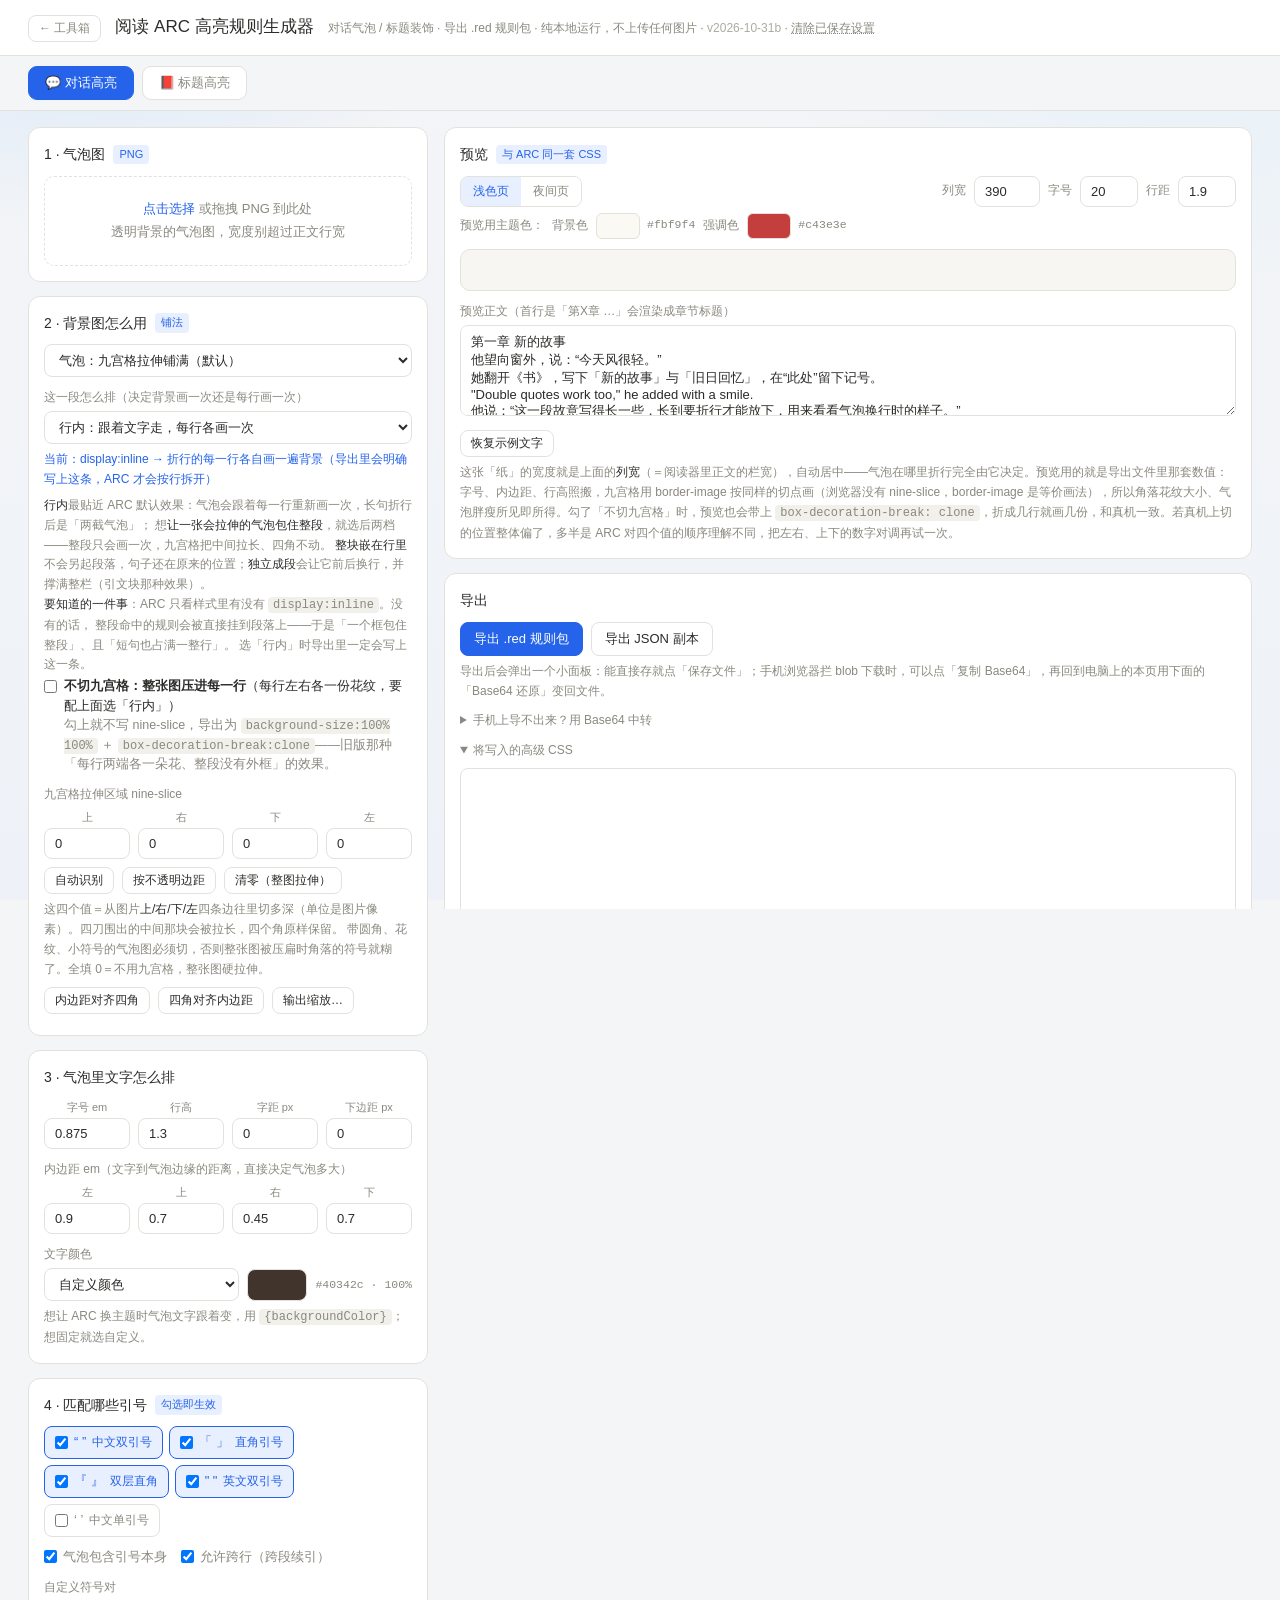
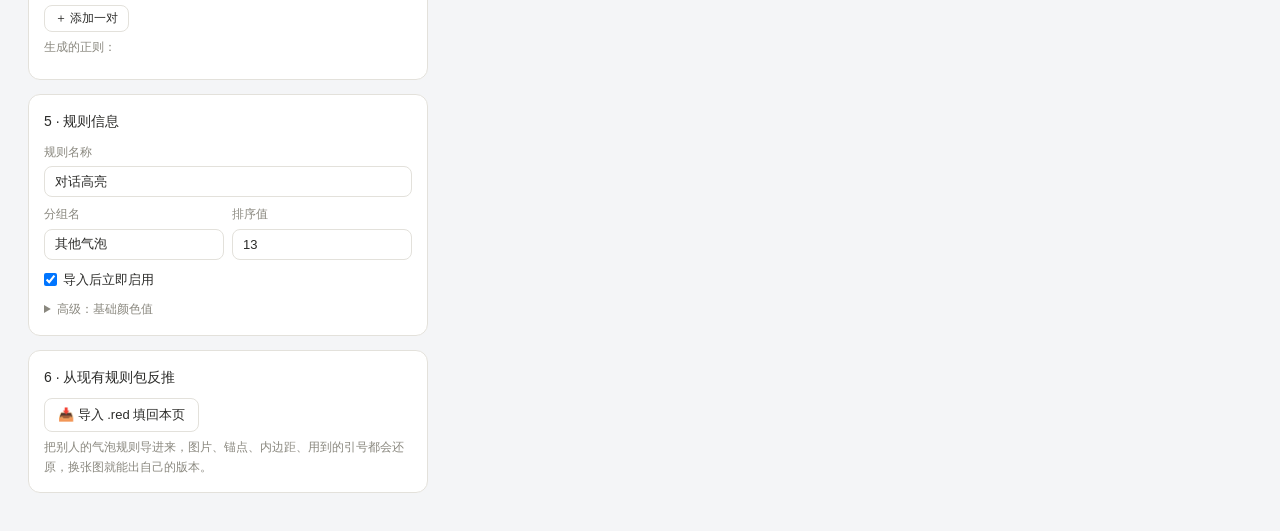
<file: highlight.html>
<!DOCTYPE html>
<html lang="zh-CN">
<head>
<meta charset="UTF-8">
<link rel="icon" href="favicon.ico" sizes="any">
<link rel="icon" href="favicon.svg" type="image/svg+xml">
<link rel="icon" href="icon-192.png" type="image/png" sizes="192x192">
<link rel="apple-touch-icon" href="apple-touch-icon.png">
<meta name="theme-color" content="#4f6ef2">
<meta name="viewport" content="width=device-width, initial-scale=1.0">
<meta http-equiv="Cache-Control" content="no-cache, no-store, must-revalidate">
<meta http-equiv="Pragma" content="no-cache">
<title>阅读 ARC 高亮规则生成器</title>
<style>
  :root{
    --bg:#f4f5f7; --panel:#ffffff; --field:#ffffff; --line:#e3e1db; --txt:#2b2b29; --sub:#8a887f;
    --accent:#2563eb; --accent-deep:#1d4fd8; --accent-light:#e8efff; --warn:#a32d2d; --ok:#1a9e5c;
    --code-bg:#f1f0ea; --toast-bg:#2c2c2a; --guide:rgba(37,99,235,.9); --guide2:rgba(20,160,90,.9);
    --paper:#f7f6f2; --chk-a:#eeeeee; --chk-b:#ffffff;
    color-scheme:light dark;
  }
  @media (prefers-color-scheme: dark){
    :root{
      --bg:#14161a; --panel:#1e2128; --field:#252b36; --line:#333a47; --txt:#e6eaf0; --sub:#9aa4b2;
      --accent:#5b8cff; --accent-deep:#3f6fe0; --accent-light:#1c2c4a; --warn:#e07a7a; --ok:#4ec98a;
      --code-bg:#252b36; --toast-bg:#3a4150; --guide:rgba(96,165,250,.95); --guide2:rgba(80,210,140,.95);
      --paper:#191c22; --chk-a:#262a31; --chk-b:#1e2128;
    }
  }
  *{box-sizing:border-box; margin:0; padding:0;}
  body{font-family:"Segoe UI","Microsoft YaHei",sans-serif; background:var(--bg); color:var(--txt); font-size:14px; line-height:1.6;}
  body::before{content:""; position:fixed; inset:0; z-index:-1; pointer-events:none;
    background:
      radial-gradient(620px 440px at 6% -6%, rgba(147,197,253,.32), transparent 65%),
      radial-gradient(720px 480px at 96% -2%, rgba(186,230,253,.28), transparent 65%),
      linear-gradient(180deg, #f4f5f7 0%, #eef2f8 100%);}
  @media (prefers-color-scheme: dark){
    body::before{background:radial-gradient(620px 440px at 6% -6%, rgba(37,99,235,.20), transparent 65%),
      radial-gradient(720px 480px at 96% -2%, rgba(14,116,144,.16), transparent 65%),
      linear-gradient(180deg, #14161a 0%, #151b26 100%);}
  }
  header{background:var(--panel); border-bottom:1px solid var(--line); padding:13px 28px; display:flex; align-items:baseline; gap:14px; flex-wrap:wrap;}
  header h1{font-size:17px; font-weight:500;}
  header span{color:var(--sub); font-size:12px;}
  .topStick{position:sticky; top:0; z-index:90; background:var(--bg); border-bottom:1px solid var(--line);}
  .tabBar{display:flex; gap:8px; flex-wrap:wrap; padding:10px 28px; max-width:1320px; margin:0 auto;}
  .tabBar button{border:1px solid var(--line); background:var(--panel); color:var(--sub); border-radius:9px; padding:7px 16px; font-size:13px; cursor:pointer;}
  .tabBar button.on{background:var(--accent); color:#fff; border-color:var(--accent);}
  main{display:grid; grid-template-columns:400px 1fr; gap:16px; padding:16px 28px 40px; max-width:1320px; margin:0 auto; align-items:start;}
  main[hidden]{display:none;}
  .col{display:flex; flex-direction:column; gap:14px; min-width:0;}
  .card{background:var(--panel); border:1px solid var(--line); border-radius:12px; padding:15px;}
  .card h2{font-size:14px; font-weight:500; margin-bottom:10px; display:flex; align-items:center; gap:8px;}
  .card h2 .tag{font-size:11px; color:var(--accent); background:var(--accent-light); border-radius:4px; padding:1px 6px; font-weight:400;}
  .hint{color:var(--sub); font-size:12px; margin-top:6px; line-height:1.65;}
  .hint b{color:var(--txt); font-weight:500;}
  label.fld{display:block; font-size:12px; color:var(--sub); margin:11px 0 4px;}
  input[type=text],input[type=number],textarea,select{
    width:100%; border:1px solid var(--line); border-radius:8px; padding:7px 10px; font-size:13px;
    font-family:inherit; background:var(--field); color:var(--txt);}
  input:focus,textarea:focus,select:focus{outline:none; border-color:var(--accent);}
  textarea{resize:vertical;}
  .row{display:flex; gap:8px; align-items:center; flex-wrap:wrap; margin-top:8px;}
  .grid4{display:grid; grid-template-columns:repeat(4,1fr); gap:8px;}
  .grid4 .cell label{display:block; font-size:11px; color:var(--sub); text-align:center; margin-bottom:2px;}
  .grid2{display:grid; grid-template-columns:1fr 1fr; gap:8px;}
  .btn{border:1px solid var(--line); background:var(--field); border-radius:8px; padding:7px 13px; font-size:13px; cursor:pointer; color:var(--txt); white-space:nowrap;}
  .btn:hover{border-color:var(--accent); color:var(--accent);}
  .btn.primary{background:var(--accent); border-color:var(--accent); color:#fff;}
  .btn.primary:hover{background:var(--accent-deep); border-color:var(--accent-deep); color:#fff;}
  .btn.sm{padding:4px 10px; font-size:12px;}
  .btn:disabled{opacity:.45; cursor:not-allowed;}
  .drop{border:1.5px dashed var(--line); border-radius:10px; padding:22px 12px; text-align:center; cursor:pointer; transition:.15s;}
  .drop:hover,.drop.drag{border-color:var(--accent); background:var(--accent-light);}
  .drop p{color:var(--sub); font-size:13px;}
  .drop strong{color:var(--accent); font-weight:500;}
  .stage{display:flex; justify-content:center; margin-top:10px; border:1px solid var(--line); border-radius:8px; overflow:hidden; background:
    repeating-conic-gradient(var(--chk-a) 0 25%, var(--chk-b) 0 50%) 0 0/14px 14px;}
  .stageWrap{position:relative; display:block; font-size:0; width:100%; touch-action:none;}
  .stageWrap img{width:100%; height:auto; display:block;}
  .ln{position:absolute; z-index:2; touch-action:none;}
  .lnV{top:0; height:100%; width:14px; margin-left:-7px; cursor:ew-resize;
    background:linear-gradient(var(--guide),var(--guide)) 50% 0/1.5px 100% no-repeat;}
  .lnH{left:0; width:100%; height:14px; margin-top:-7px; cursor:ns-resize;
    background:linear-gradient(var(--guide),var(--guide)) 0 50%/100% 1.5px no-repeat;}
  .lnV.ct{background-image:linear-gradient(var(--guide2),var(--guide2)); pointer-events:none;}
  .lnH.ct{background-image:linear-gradient(var(--guide2),var(--guide2)); pointer-events:none;}
  .nsCore{position:absolute; z-index:1; pointer-events:none; border:1px dashed var(--guide);
    background:rgba(37,99,235,.07); box-sizing:border-box;}
  .mono{font-family:Consolas,Menlo,monospace; font-size:11.5px; word-break:break-all; line-height:1.6;}
  .symGrid{display:flex; flex-wrap:wrap; gap:6px; margin-top:4px;}
  .symChip{display:inline-flex; align-items:center; gap:6px; border:1px solid var(--line); border-radius:8px; padding:5px 10px; cursor:pointer; font-size:12px; user-select:none; color:var(--sub);}
  .symChip input{margin:0;}
  .symChip.on{border-color:var(--accent); background:var(--accent-light); color:var(--accent);}
  .symChip b{font-weight:500; font-size:13px;}
  .customRow{display:flex; gap:6px; align-items:center; margin-top:6px;}
  .customRow input{width:58px; text-align:center; padding:5px 6px;}
  .swatch{width:60px; height:32px; border:1px solid var(--line); border-radius:8px; cursor:pointer; padding:0; flex:none;}
  .swatch.chk{background-image:linear-gradient(45deg,var(--chk-a) 25%,transparent 25%,transparent 75%,var(--chk-a) 75%),linear-gradient(45deg,var(--chk-a) 25%,transparent 25%,transparent 75%,var(--chk-a) 75%); background-size:8px 8px; background-position:0 0,4px 4px;}
  .swatch:hover{box-shadow:0 0 0 2px rgba(47,111,237,.35);}
  .swatch.sm{width:44px; height:26px; border-radius:6px;}
  .cSlot{display:inline-flex; align-items:center; gap:7px;}
  .ttGuide{position:absolute; z-index:6; pointer-events:none; background:var(--accent); opacity:.9;}
  .ttGuide.v{width:1px; top:0; bottom:0;}
  .ttGuide.h{height:1px; left:0; right:0;}
  .paper{border:1px solid var(--line); border-radius:10px; overflow:hidden; background:#f7f6f2;}
  .paperInner{padding:20px 18px; color:#1f1f1f; font-family:"Songti SC","SimSun","宋体",serif;}
  .paper.dark{background:#15171b;}
  .paper.dark .paperInner{color:#cfcfc9;}
  .paperInner p{margin:0; text-indent:2em;}
  .paperInner p.chTitle{text-indent:0; text-align:center; font-weight:700; font-size:1.28em; margin-bottom:1.1em;}
  .paperInner p.gap{height:.7em;}
  #ttPreviewBlock{display:block; box-sizing:border-box;}
  #ttCanvasWrap{border:1px solid var(--line); border-radius:10px; overflow:hidden; touch-action:none;}
  /* 预览里直接拖：图片命中框 + 四角把手 */
  #ttPreviewBlock{touch-action:manipulation;}
  #ttPreviewBlock .ttPvHit{position:absolute; touch-action:none;}
  #ttPreviewBlock .ttPvImg{position:absolute; inset:0; background-size:100% 100%;
    background-repeat:no-repeat; opacity:0; pointer-events:none;}
  #ttPreviewBlock .ttPvHit.on{outline:2px solid var(--accent); outline-offset:-1px;}
  #ttPreviewBlock{--hd:13px;}
  #ttPreviewBlock .ttPvHd{position:absolute; width:var(--hd); height:var(--hd); background:var(--accent);
    border:2px solid #fff; border-radius:3px; box-shadow:0 1px 4px rgba(0,0,0,.35); touch-action:none; z-index:8;}
  /* 八个把手：四角 + 四边中点（文字只有左右两个，它高矮由字号定） */
  #ttPreviewBlock .ttPvHd[data-hd="nw"]{left:calc(var(--hd) / -2); top:calc(var(--hd) / -2); cursor:nwse-resize;}
  #ttPreviewBlock .ttPvHd[data-hd="n"]{left:50%; margin-left:calc(var(--hd) / -2); top:calc(var(--hd) / -2); cursor:ns-resize;}
  #ttPreviewBlock .ttPvHd[data-hd="ne"]{right:calc(var(--hd) / -2); top:calc(var(--hd) / -2); cursor:nesw-resize;}
  #ttPreviewBlock .ttPvHd[data-hd="e"]{right:calc(var(--hd) / -2); top:50%; margin-top:calc(var(--hd) / -2); cursor:ew-resize;}
  #ttPreviewBlock .ttPvHd[data-hd="se"]{right:calc(var(--hd) / -2); bottom:calc(var(--hd) / -2); cursor:nwse-resize;}
  #ttPreviewBlock .ttPvHd[data-hd="s"]{left:50%; margin-left:calc(var(--hd) / -2); bottom:calc(var(--hd) / -2); cursor:ns-resize;}
  #ttPreviewBlock .ttPvHd[data-hd="sw"]{left:calc(var(--hd) / -2); bottom:calc(var(--hd) / -2); cursor:nesw-resize;}
  #ttPreviewBlock .ttPvHd[data-hd="w"]{left:calc(var(--hd) / -2); top:50%; margin-top:calc(var(--hd) / -2); cursor:ew-resize;}
  /* 吸附参考线 */
  #ttPreviewBlock .ttPvGuide{position:absolute; background:#ff2f6d; z-index:9; pointer-events:none;}
  #ttPreviewBlock .ttPvGuide.v{width:1px; top:0; bottom:0;}
  #ttPreviewBlock .ttPvGuide.h{height:1px; left:0; right:0;}
  /* 拖动的一瞬间：合成底图让位给真图，位置一模一样，松手再合回来 */
  #ttPreviewBlock.tt-live{background-image:none!important;}
  #ttPvText{cursor:move; touch-action:none; outline:1px dashed rgba(79,110,242,.42); outline-offset:3px;}
  #ttCanvas{position:relative; margin:0 auto;}
  #ttLayerBar{display:none; gap:6px; align-items:center; margin-top:8px; flex-wrap:wrap;}
  #ttLayerBar2{display:none; gap:6px; align-items:center; margin-top:8px; flex-wrap:wrap;}
  #ttLayerBar input[type=range]{min-width:60px;}
  #ttLayerBar input[type=number]{width:78px; flex:none; text-align:center; padding:4px 5px; font-size:12.5px;}
  #ttLayerList{display:flex; flex-direction:column; gap:5px; margin-top:8px; max-height:132px; overflow:auto;}
  .lyrRow{display:flex; align-items:center; gap:8px; font-size:12px; color:var(--sub); border:1px solid var(--line); border-radius:7px; padding:4px 8px; cursor:pointer;}
  .lyrRow.on{border-color:var(--accent); color:var(--accent); background:var(--accent-light);}
  .lyrRow img{width:26px; height:26px; object-fit:contain; background:repeating-conic-gradient(var(--chk-a) 0 25%, var(--chk-b) 0 50%) 0 0/8px 8px; border-radius:4px;}
  details{margin-top:10px;}
  summary{font-size:12px; color:var(--sub); cursor:pointer; user-select:none;}
  code{background:var(--code-bg); border-radius:4px; padding:1px 5px; font-size:12px;}
  #toast{position:fixed; left:50%; bottom:34px; transform:translateX(-50%) translateY(20px);
    background:var(--toast-bg); color:#fff; padding:9px 20px; border-radius:8px; font-size:13px;
    opacity:0; pointer-events:none; transition:all .25s; z-index:9999; max-width:88vw; text-align:center;}
  #toast.show{opacity:1; transform:translateX(-50%) translateY(0);}
  #cp-mask{position:fixed; inset:0; z-index:1200;}
  #cp-mask[hidden]{display:none;}
  #cp-box{position:fixed; left:8px; top:8px; width:252px; background:var(--panel); border:1px solid var(--line); border-radius:10px; padding:10px; box-shadow:0 8px 28px rgba(0,0,0,.22); display:flex; flex-direction:column; gap:9px; font-size:12px;}
  #cp-sv{position:relative; height:150px; border-radius:8px; cursor:crosshair; border:1px solid rgba(0,0,0,.12); touch-action:none;}
  #cp-cur{position:absolute; width:13px; height:13px; border-radius:50%; border:2px solid #fff; box-shadow:0 0 3px rgba(0,0,0,.65); transform:translate(-50%,-50%); pointer-events:none;}
  #cp-hue,#cp-a{-webkit-appearance:none; appearance:none; width:100%; height:13px; border-radius:7px; margin:0; padding:0; border:none; outline:none; cursor:pointer;}
  #cp-hue{background:linear-gradient(to right,#f00,#ff0,#0f0,#0ff,#00f,#f0f,#f00);}
  #cp-hue::-webkit-slider-thumb,#cp-a::-webkit-slider-thumb{-webkit-appearance:none; width:15px; height:15px; border-radius:50%; background:#fff; border:2px solid #fff; box-shadow:0 0 3px rgba(0,0,0,.6); cursor:pointer;}
  .cp-row{display:flex; align-items:center; gap:8px;}
  #cp-sw{width:36px; height:26px; border-radius:6px; border:1px solid var(--line); flex:none;}
  #cp-hex{flex:1; min-width:0; font-family:Consolas,monospace; font-size:11.5px;
    -webkit-user-select:text; user-select:text; -webkit-touch-callout:default; touch-action:auto;}
  @media (max-width:860px){
    /* 16px：小于 16px 的输入框在 iOS/部分 WebView 上会被放大或点不进 */
    #cp-hex{font-size:16px; line-height:1.25; padding:8px 10px; height:40px;}
    #cp-sw{width:40px; height:40px;}
    #cp-box{padding:12px;}
    .cp-btns .btn{padding:9px 14px;}
  }
  .cp-btns{display:flex; justify-content:flex-end; gap:8px;}
  .cp-btns .btn{padding:4px 14px;}
  .cp-btns .pri{background:var(--accent); color:#fff; border-color:var(--accent);}
  @media (min-width: 861px){
    main > .col:last-child{position:sticky; top:104px; max-height:calc(100vh - 118px); overflow-y:auto; scrollbar-width:thin;}
  }
  @media (max-width: 860px){
    header{padding:11px 14px; flex-direction:column; gap:2px; align-items:flex-start;}
    .tabBar{padding:8px 10px;}
    main{grid-template-columns:1fr; padding:12px 10px 36px;}
    main > .col:last-child{position:static; max-height:none;}
    .btn{padding:9px 13px; font-size:14px;}
    .btn.sm{padding:6px 10px; font-size:12px;}
    input[type=text],input[type=number],select,textarea{font-size:15px; padding:9px 10px;}
  }
  /* ===================== 手机端：全屏预览 + 悬浮板块按钮 + 抽屉 ===================== */
  @media (max-width: 760px){
    /* 手指点的把手要够大 */
    #ttPreviewBlock{--hd:19px;}
  }
  #mstage,#mnav,#msheet,#mscrim,#mnav-restore{display:none;}
  @media (max-width: 760px){
    body.arc-mobile{height:100dvh; overflow:hidden;}
    body.arc-mobile header{display:none;}
    body.arc-mobile .topStick{position:fixed; left:0; right:0; top:0; z-index:95; background:transparent; border:0; pointer-events:none;}
    body.arc-mobile .tabBar{justify-content:center; padding:calc(8px + env(safe-area-inset-top)) 8px 0; gap:6px; pointer-events:auto;}
    body.arc-mobile .tabBar button{background:rgba(18,20,26,.66); color:#fff; border:0; border-radius:999px; padding:7px 15px;
      font-size:12.5px; backdrop-filter:blur(12px); -webkit-backdrop-filter:blur(12px); box-shadow:0 2px 10px rgba(0,0,0,.3);}
    body.arc-mobile .tabBar button.on{background:var(--accent);}
    body.arc-mobile main{display:block; padding:0; height:0; overflow:hidden; max-width:none;}
    body.arc-mobile main > .col{display:none;}

    /* 舞台：预览（纸 / 画布）常驻铺满，卡片都收进抽屉 */
    body.arc-mobile #mstage{display:flex; flex-direction:column; align-items:center; gap:10px;
      position:fixed; inset:0; z-index:60; overflow:auto; -webkit-overflow-scrolling:touch;
      padding:calc(58px + env(safe-area-inset-top)) 6px calc(26px + env(safe-area-inset-bottom));
      background:#0d1015;}
    body.arc-mobile #mstage > *{flex:none;}
    /* 别用 max-width:100% 卡纸宽：纸内容的列宽是写死的，卡窄了列会从纸里溢出去，
       表现就是左右两边被裁掉。改成按原始宽排，再由 mFitPaper() 用 zoom 整体缩进屏幕。 */
    body.arc-mobile #mstage .paper{border:0; border-radius:0;
      /* 内容短的时候也把这张「纸」拉到整屏高，看着就是一页纸，而不是半截白条 */
      flex:1 0 auto;}
    .m-empty{margin:34px 18px 0; max-width:100%; text-align:center; color:#9aa4b2; font-size:13px; line-height:1.7;}
    .m-empty button{display:block; margin:14px auto 0;}
    .m-empty b{display:block; color:#fff; font-size:15px; font-weight:500; margin-bottom:6px;}
    .m-empty button{border:none; border-radius:999px; padding:9px 20px; font-size:13px;
      font-family:inherit; background:var(--accent); color:#fff; cursor:pointer;}
    body.arc-mobile #mstage #ttCanvasWrap{border:0; border-radius:0; max-width:100%;}

    /* 右侧竖排：板块按钮 */
    body.arc-mobile #mnav{display:flex; flex-direction:column; gap:2px; position:fixed; right:6px; top:0; bottom:0; z-index:76;
      margin:auto 0; height:fit-content; width:fit-content; transition:opacity .16s, transform .16s;
      background:rgba(18,20,26,.62); backdrop-filter:blur(12px); -webkit-backdrop-filter:blur(12px);
      border-radius:18px; padding:5px; box-shadow:0 8px 26px rgba(0,0,0,.38);}
    body.arc-mobile.m-nav-off #mnav{opacity:0; pointer-events:none; transform:translateX(14px);}
    /* 收起后右边留一个小把手，点一下把菜单叫回来（否则收起来就再也点不到了） */
    body.arc-mobile #mnav-restore{display:none; position:fixed; right:0; top:50%; z-index:77;
      transform:translateY(-50%); width:28px; height:66px; padding:0; border:0;
      border-radius:12px 0 0 12px; background:rgba(18,20,26,.74); color:#fff;
      font-family:inherit; font-size:15px; line-height:1; cursor:pointer;
      backdrop-filter:blur(12px); -webkit-backdrop-filter:blur(12px);
      box-shadow:-2px 4px 16px rgba(0,0,0,.4);}
    body.arc-mobile.m-nav-off #mnav-restore{display:block;}
    body.arc-mobile.m-sheet-open #mnav-restore{display:none;}
    body.arc-mobile.m-sheet-open #mnav{opacity:0; pointer-events:none;}
    #mnav button{display:flex; flex-direction:column; align-items:center; gap:1px; width:52px; padding:6px 2px;
      border:none; background:transparent; color:#fff; font-family:inherit; font-size:10.5px;
      border-radius:13px; cursor:pointer;}
    #mnav button b{display:block; font-size:14px; font-weight:400; line-height:1.25;}
    /* 小字号中文在部分内核里会被行盒裁掉下半截，行高给足 */
    #mnav button span{display:block; line-height:1.7; letter-spacing:.3px;}
    #mnav button:active{background:rgba(255,255,255,.2);}
    #mnav button.m-fold{opacity:.62;}

    /* 抽屉 */
    body.arc-mobile #mscrim{display:block; position:fixed; inset:0; z-index:84; background:rgba(6,8,12,.28);
      opacity:0; pointer-events:none; transition:opacity .18s;}
    body.m-sheet-open #mscrim{opacity:1; pointer-events:auto;}
    body.arc-mobile #msheet{display:flex; flex-direction:column; position:fixed; left:0; right:0; bottom:0; z-index:90;
      max-height:72vh; border-radius:18px 18px 0 0; transform:translateY(104%);
      transition:transform .26s cubic-bezier(.2,.8,.2,1);
      background:rgba(252,252,253,.92); backdrop-filter:blur(20px) saturate(1.2); -webkit-backdrop-filter:blur(20px) saturate(1.2);
      box-shadow:0 -8px 34px rgba(0,0,0,.26);}
    @media (prefers-color-scheme: dark){ body.arc-mobile #msheet{background:rgba(26,29,36,.94);} }
    body.arc-mobile #msheet.on{transform:translateY(0);}
    #msheet::before{content:""; position:absolute; left:50%; top:6px; width:38px; height:4px; border-radius:2px;
      background:rgba(0,0,0,.18); transform:translateX(-50%);}
    #mh{display:flex; align-items:center; gap:8px; padding:14px 14px 6px; flex:none;}
    #mh b{font-size:13.5px; font-weight:500; flex:1; min-width:0; overflow:hidden; text-overflow:ellipsis; white-space:nowrap;}
    .mh-btn{border:none; background:rgba(0,0,0,.07); color:var(--txt); border-radius:999px; padding:6px 12px;
      font-size:12px; font-family:inherit; cursor:pointer;}
    body.m-hints #mh-help{background:var(--accent); color:#fff;}
    #mbody{overflow-y:auto; -webkit-overflow-scrolling:touch; padding:2px 10px calc(20px + env(safe-area-inset-bottom));
      flex:1; min-height:0; overscroll-behavior:contain;}
    #mbody .card{border:0; background:transparent; padding:2px 0 8px;}
    #mbody .card h2{display:none;}
    /* 「导出」抽屉里并进来的「规则信息」：给个小标题，下半截（按钮区）拉条分隔线 */
    #mbody .card.m-part1::before{content:"规则信息 · 导出时顺手填"; display:block; font-size:11.5px;
      color:var(--sub); letter-spacing:.5px; margin:0 0 8px;}
    #mbody .card.m-part2{border-top:1px solid var(--line); margin-top:16px; padding-top:14px;}
    /* 只藏「大段」说明（JS 按字数打 .m-long），像「手机正文列宽」这种标签一直显示 */
    body.arc-mobile:not(.m-hints) #mbody .hint.m-long{display:none!important;}
    body.arc-mobile #toast{top:calc(54px + env(safe-area-inset-top)); bottom:auto;}
  }

</style>
</head>
<body>
<div class="topStick">
  <header>
    <a href="index.html" style="flex:none;color:var(--sub);text-decoration:none;font-size:12px;border:1px solid var(--line);border-radius:8px;padding:3px 10px;background:var(--panel)" title="返回工具箱首页">← 工具箱</a>
    <h1>阅读 ARC 高亮规则生成器</h1>
    <span>对话气泡 / 标题装饰 · 导出 .red 规则包 · 纯本地运行，不上传任何图片 · <span id="verTag" style="opacity:.7"></span> · <a href="#" id="btnForget" style="color:var(--sub);font-size:11.5px;text-decoration:underline dotted" title="清除本机自动保存的表单设置，下次打开回到默认值">清除已保存设置</a></span>
  </header>
  <div class="tabBar" id="tabBar">
    <button data-tab="tabDialog" class="on">💬 对话高亮</button>
    <button data-tab="tabTitle">📕 标题高亮</button>
  </div>
</div>

<!-- ==================== 对话高亮 ==================== -->
<main id="tabDialog">
  <div class="col">

    <div class="card">
      <h2>1 · 气泡图 <span class="tag">PNG</span></h2>
      <div class="drop" id="dlgDrop">
        <p><strong>点击选择</strong> 或拖拽 PNG 到此处</p>
        <p class="hint" style="margin-top:2px">透明背景的气泡图，宽度别超过正文行宽</p>
        <input type="file" id="dlgFile" accept="image/png" hidden>
      </div>
      <div class="hint" id="dlgInfo" style="display:none"></div>
      <div class="stage" id="dlgStage" style="display:none">
        <div class="stageWrap" id="dlgWrap">
          <img id="dlgImg" alt="气泡图">
          <div class="nsCore" id="nsCore"></div>
          <div class="ln lnV ct" data-k="cl"></div>
          <div class="ln lnV ct" data-k="cr"></div>
          <div class="ln lnH ct" data-k="ct"></div>
          <div class="ln lnH ct" data-k="cb"></div>
          <div class="ln lnV" data-k="sl" title="左切点"></div>
          <div class="ln lnV" data-k="sr" title="右切点"></div>
          <div class="ln lnH" data-k="st" title="上切点"></div>
          <div class="ln lnH" data-k="sb" title="下切点"></div>
        </div>
      </div>
      <p class="hint" id="dlgStageTip" style="display:none">
        <b style="color:var(--guide)">蓝线</b>＝九宫格切点：四条蓝线围出的中间区域会被拉长，四个角原样不动（蓝线可以直接拖）；
        <b style="color:var(--guide2)">绿线</b>＝文字区，跟着内边距自动走。
      </p>
    </div>

    <div class="card">
      <h2>2 · 背景图怎么用 <span class="tag">铺法</span></h2>
      <select id="bgMode">
        <option value="bubble">气泡：九宫格拉伸铺满（默认）</option>
        <option value="tag">贴图：原样挂在文字一侧，不拉伸</option>
      </select>

      <label class="fld">这一段怎么排（决定背景画一次还是每行画一次）</label>
      <select id="bgFlow">
        <option value="inline">行内：跟着文字走，每行各画一次</option>
        <option value="iblock">整块嵌在行里：整段只画一次，宽度贴着字（推荐）</option>
        <option value="block">独立成段：整段只画一次，撑满整个栏宽</option>
      </select>
      <div class="hint" id="flowOut" style="color:var(--accent)"></div>
      <div class="hint">
        <b>行内</b>最贴近 ARC 默认效果：气泡会跟着每一行重新画一次，长句折行后是「两截气泡」；
        想<b>让一张会拉伸的气泡包住整段</b>，就选后两档——整段只会画一次，九宫格把中间拉长、四角不动。
        <b>整块嵌在行里</b>不会另起段落，句子还在原来的位置；<b>独立成段</b>会让它前后换行，并撑满整栏（引文块那种效果）。
        <br><b>要知道的一件事</b>：ARC 只看样式里有没有 <code>display:inline</code>。没有的话，
        整段命中的规则会被直接挂到段落上——于是「一个框包住整段」、且「短句也占满一整行」。
        选「行内」时导出里一定会写上这一条。
      </div>

      <div id="nsPanel">
        <label style="display:flex;gap:7px;align-items:flex-start;font-size:12.5px;line-height:1.55;color:var(--txt);margin:2px 0 10px">
          <input type="checkbox" id="nsOff" style="margin-top:3px;flex:none">
          <span><b>不切九宫格：整张图压进每一行</b>（每行左右各一份花纹，要配上面选「行内」）
            <br><span style="color:var(--sub)">勾上就不写 nine-slice，导出为 <code>background-size:100% 100%</code> ＋ <code>box-decoration-break:clone</code>——旧版那种「每行两端各一朵花、整段没有外框」的效果。</span>
          </span>
        </label>
        <label class="fld">九宫格拉伸区域 nine-slice</label>
        <div class="grid4">
          <div class="cell"><label>上</label><input type="number" id="nsT" min="0" value="0"></div>
          <div class="cell"><label>右</label><input type="number" id="nsR" min="0" value="0"></div>
          <div class="cell"><label>下</label><input type="number" id="nsB" min="0" value="0"></div>
          <div class="cell"><label>左</label><input type="number" id="nsL" min="0" value="0"></div>
        </div>
        <div class="row">
          <button class="btn sm" id="btnNsAuto">自动识别</button>
          <button class="btn sm" id="btnNsEdge">按不透明边距</button>
          <button class="btn sm" id="btnNsZero">清零（整图拉伸）</button>
        </div>
        <div class="hint mono" id="nsOut" style="color:var(--accent)"></div>
        <div class="hint">
          这四个值＝从图片<b>上/右/下/左</b>四条边往里切多深（单位是图片像素）。四刀围出的中间那块会被拉长，四个角原样保留。
          带圆角、花纹、小符号的气泡图必须切，否则整张图被压扁时角落的符号就糊了。全填 0＝不用九宫格，整张图硬拉伸。
        </div>
        <div class="row" style="margin-top:8px">
          <button class="btn sm" id="btnPadAlign" title="真机上四角图案按原图像素画，内边距不够就会被图案压住 → 把内边距放大到四角那么大">内边距对齐四角</button>
          <button class="btn sm" id="btnFitCaps" title="反过来：把气泡图按比例缩小，让四角图案正好等于现在的内边距——真机效果就和预览一模一样">四角对齐内边距</button>
          <button class="btn sm" id="btnImgScale" title="手动指定气泡图输出尺寸（%）">输出缩放…</button>
        </div>
        <div class="hint" id="capPxOut" style="color:var(--sub)"></div>
      </div>

      <div id="tagPanel" hidden>
        <div class="grid4">
          <div class="cell"><label>贴在哪边</label>
            <select id="tagSide"><option value="left">左侧</option><option value="right">右侧</option><option value="top">上方</option><option value="bottom">下方</option></select>
          </div>
          <div class="cell"><label>图宽 em</label><input type="number" id="tagSize" value="2" step="0.1" min="0.5" max="12"></div>
        </div>
        <div class="grid4" style="margin-top:6px">
          <div class="cell"><label>与文字间距 em</label><input type="number" id="tagGap" value="0.2" step="0.05" min="0" max="4"></div>
        </div>
        <label class="fld">贴图尺寸（导出会写成 <code>background-size: 2em</code>，高度按原图比例，不会变形）</label>
        <div class="row">
          <button class="btn sm" id="btnTagApply">按贴图自动留出内边距</button>
        </div>
        <div class="hint" id="tagOut" style="color:var(--accent)"></div>
        <div class="hint">
          这一档不切九宫格，图片按原始比例挂在指定一侧，文字被内边距推到另一边——就是「整张图在文字左边」的效果。
          图片只会画在第一行，所以想让整段都缩在图片右边，把上面「这一段怎么排」切成「整块嵌在行里 / 独立成段」。
        </div>
      </div>
    </div>

    <div class="card">
      <h2>3 · 气泡里文字怎么排</h2>
      <div class="grid4">
        <div class="cell"><label>字号 em</label><input type="number" id="stSize" value="0.875" step="0.025" min="0.4" max="2"></div>
        <div class="cell"><label>行高</label><input type="number" id="stLh" value="1.3" step="0.05" min="0.6" max="3"></div>
        <div class="cell"><label>字距 px</label><input type="number" id="stLs" value="0" step="0.5"></div>
        <div class="cell"><label>下边距 px</label><input type="number" id="stMb" value="0" step="1"></div>
      </div>
      <label class="fld">内边距 em（文字到气泡边缘的距离，直接决定气泡多大）</label>
      <div class="grid4">
        <div class="cell"><label>左</label><input type="number" id="stPl" value="0.9" step="0.05" min="0"></div>
        <div class="cell"><label>上</label><input type="number" id="stPt" value="0.7" step="0.05" min="0"></div>
        <div class="cell"><label>右</label><input type="number" id="stPr" value="0.45" step="0.05" min="0"></div>
        <div class="cell"><label>下</label><input type="number" id="stPb" value="0.7" step="0.05" min="0"></div>
      </div>
      <label class="fld">文字颜色</label>
      <div class="row" style="margin-top:0">
        <select id="stColorMode" style="width:auto; flex:1; min-width:150px">
          <option value="bg">跟随基础颜色 {backgroundColor}</option>
          <option value="pri">跟随强调色 {primaryColor}</option>
          <option value="custom" selected>自定义颜色</option>
        </select>
        <button type="button" class="swatch" id="stSwatch"></button>
        <span class="hint mono" id="stColorVal" style="margin:0; cursor:pointer"></span>
      </div>
      <p class="hint">想让 ARC 换主题时气泡文字跟着变，用 <code>{backgroundColor}</code>；想固定就选自定义。</p>
    </div>

    <div class="card">
      <h2>4 · 匹配哪些引号 <span class="tag">勾选即生效</span></h2>
      <div class="symGrid" id="symGrid"></div>
      <div style="margin-top:10px; display:flex; gap:14px; flex-wrap:wrap;">
        <label style="display:flex;gap:6px;align-items:center;font-size:12.5px;color:var(--sub)"><input type="checkbox" id="symKeepQuote" checked> 气泡包含引号本身</label>
        <label style="display:flex;gap:6px;align-items:center;font-size:12.5px;color:var(--sub)"><input type="checkbox" id="symMulti" checked> 允许跨行（跨段续引）</label>
      </div>
      <label class="fld">自定义符号对</label>
      <div id="symCustom"></div>
      <div class="row"><button class="btn sm" id="btnSymAdd">＋ 添加一对</button></div>
      <div class="hint">生成的正则：</div>
      <div class="hint mono" id="symOut" style="color:var(--accent)"></div>
    </div>

    <div class="card">
      <h2>5 · 规则信息</h2>
      <label class="fld">规则名称</label>
      <input type="text" id="dlgName" value="对话高亮">
      <div class="grid2" style="margin-top:8px">
        <div><label class="fld" style="margin-top:0">分组名</label><input type="text" id="dlgGroup" value="其他气泡"></div>
        <div><label class="fld" style="margin-top:0">排序值</label><input type="number" id="dlgSort" value="13" step="1"></div>
      </div>
      <div class="row" style="margin-top:10px">
        <label style="display:flex;gap:6px;align-items:center;font-size:13px"><input type="checkbox" id="dlgEnabled" checked> 导入后立即启用</label>
      </div>
      <details>
        <summary>高级：基础颜色值</summary>
        <label class="fld">styleColorType（基础颜色标识，默认 purple）</label>
        <input type="text" id="dlgColorType" value="purple">
      </details>
    </div>

    <div class="card">
      <h2>6 · 从现有规则包反推</h2>
      <div class="row" style="margin-top:0">
        <button class="btn" id="btnDlgImport">📥 导入 .red 填回本页</button>
        <input type="file" id="dlgImportFile" accept=".red" hidden>
      </div>
      <p class="hint">把别人的气泡规则导进来，图片、锚点、内边距、用到的引号都会还原，换张图就能出自己的版本。</p>
    </div>

  </div>

  <div class="col">
    <div class="card">
      <h2>预览 <span class="tag">与 ARC 同一套 CSS</span></h2>
      <div class="row" style="margin-top:0">
        <div id="paperSeg" style="display:inline-flex;border:1px solid var(--line);border-radius:8px;overflow:hidden">
          <button data-p="light" class="on" style="border:none;background:var(--accent-light);color:var(--accent);padding:6px 12px;font-size:12px;cursor:pointer">浅色页</button>
          <button data-p="dark" style="border:none;background:var(--field);color:var(--sub);padding:6px 12px;font-size:12px;cursor:pointer">夜间页</button>
        </div>
        <span style="flex:1"></span>
        <span class="hint" style="margin:0">列宽</span>
        <input type="number" id="bodyW" value="390" min="240" max="900" style="width:66px">
        <span class="hint" style="margin:0">字号</span>
        <input type="number" id="bodyFs" value="20" min="12" max="34" style="width:58px">
        <span class="hint" style="margin:0">行距</span>
        <input type="number" id="bodyLh" value="1.9" min="1.2" max="3" step="0.05" style="width:58px">
      </div>
      <div class="row" style="margin-top:6px">
        <span class="hint" style="margin:0">预览用主题色：</span>
        <span class="hint" style="margin:0">背景色</span>
        <span class="cSlot">
          <button type="button" class="swatch sm" id="pvBgColorSw" title="阅读主题的「背景颜色」，用来解析 {backgroundColor}"></button>
          <input type="hidden" id="pvBgColor" value="#fbf9f4">
          <span class="hint mono" style="margin:0" id="pvBgColorVal"></span>
        </span>
        <span class="hint" style="margin:0">强调色</span>
        <span class="cSlot">
          <button type="button" class="swatch sm" id="pvPriColorSw" title="阅读主题的「强调色」，用来解析 {primaryColor}"></button>
          <input type="hidden" id="pvPriColor" value="#c43e3e">
          <span class="hint mono" style="margin:0" id="pvPriColorVal"></span>
        </span>
      </div>
      <div class="paper" id="dlgPaper" style="margin-top:10px">
        <div class="paperInner" id="dlgArea"></div>
      </div>
      <label class="fld">预览正文（首行是「第X章 …」会渲染成章节标题）</label>
      <textarea id="dlgText" rows="5">第一章 新的故事
他望向窗外，说：“今天风很轻。”
她翻开《书》，写下「新的故事」与「旧日回忆」，在“此处”留下记号。
"Double quotes work too," he added with a smile.
他说：“这一段故意写得长一些，长到要折行才能放下，用来看看气泡换行时的样子。”</textarea>
      <div class="row"><button class="btn sm" id="btnDlgResetText">恢复示例文字</button></div>
      <p class="hint">这张「纸」的宽度就是上面的<b>列宽</b>（＝阅读器里正文的栏宽），自动居中——气泡在哪里折行完全由它决定。预览用的就是导出文件里那套数值：字号、内边距、行高照搬，九宫格用 border-image 按同样的切点画（浏览器没有 nine-slice，border-image 是等价画法），所以角落花纹大小、气泡胖瘦所见即所得。勾了「不切九宫格」时，预览也会带上 <code>box-decoration-break: clone</code>，折成几行就画几份，和真机一致。若真机上切的位置整体偏了，多半是 ARC 对四个值的顺序理解不同，把左右、上下的数字对调再试一次。</p>
    </div>

    <div class="card">
      <h2>导出</h2>
      <div class="row" style="margin-top:0">
        <button class="btn primary" id="btnDlgExport">导出 .red 规则包</button>
        <button class="btn" id="btnDlgJson">导出 JSON 副本</button>
      </div>
      <p class="hint">导出后会弹出一个小面板：能直接存就点「保存文件」；手机浏览器拦 blob 下载时，可以点「复制 Base64」，再回到电脑上的本页用下面的「Base64 还原」变回文件。</p>
      <details>
        <summary>手机上导不出来？用 Base64 中转</summary>
        <label class="fld">把手机复制的 Base64 粘到这里</label>
        <textarea id="b64In" rows="3" class="mono" placeholder="粘贴以 UEQ 开头的那一大串……"></textarea>
        <div class="row">
          <button class="btn sm" id="btnB64Restore">还原成 .red 并保存</button>
        </div>
        <p class="hint">手机上点「复制 Base64」→ 发给自己（微信文件传输助手 / 邮件）→ 在电脑上打开本页粘进来 → 得到 .red 文件。</p>
      </details>
      <details open>
        <summary>将写入的高级 CSS</summary>
        <textarea id="dlgCssOut" rows="8" readonly class="mono" style="margin-top:8px"></textarea>
      </details>
    </div>
  </div>
</main>

<!-- ==================== 标题高亮 ==================== -->
<main id="tabTitle" hidden>
  <div class="col">

    <div class="card">
      <h2>1 · 画布里的图片 <span class="tag">可多张</span></h2>
      <div class="row" style="margin-top:0">
        <button class="btn primary" id="btnTtAdd">🖼 添加图片</button>
        <input type="file" id="ttFiles" accept="image/*" multiple hidden>
      </div>
      <div id="ttLayerList"></div>
      <div id="ttLayerBar">
        <span class="hint" style="margin:0">宽</span>
        <input type="range" id="ttLayerW" min="12" step="1" style="flex:1; min-width:56px">
        <input type="number" id="ttLayerWn" min="12" step="1" inputmode="numeric" style="width:78px" title="也可以直接填数字（设计像素）">
        <span class="hint" style="margin:0">高</span>
        <input type="range" id="ttLayerH" min="12" step="1" style="flex:1; min-width:56px">
        <input type="number" id="ttLayerHn" min="12" step="1" inputmode="numeric" style="width:78px" title="也可以直接填数字（设计像素）">
      </div>
      <div id="ttLayerBar2">
        <button class="btn sm" id="ttLayerUp">⬆</button>
        <button class="btn sm" id="ttLayerDown">⬇</button>
        <button class="btn sm" id="ttLayerDel">🗑</button>
        <label style="display:flex;gap:6px;align-items:center;font-size:12.5px;color:var(--sub);margin-left:auto">
          <input type="checkbox" id="ttLockRatio" checked> 等比
        </label>
      </div>
      <p class="hint">在下面的预览里点一下图就选中，按住拖动移位；选中后<b>四角 + 四边中点</b>一共八个把手都能拉，拖哪边就动哪边。也可以在上面「宽 / 高」里直接填数字。取消「等比」后宽高各改各的，想拉长就拉长、想压扁就压扁。</p>
    </div>

    <div class="card">
      <h2>2 · 画布与文字</h2>
      <div class="row" style="margin-top:0">
        <span class="hint" style="margin:0">设计宽</span>
        <select id="ttDesignW" style="width:auto"><option value="720">720</option><option value="1080" selected>1080</option><option value="1440">1440</option></select>
        <span class="hint" style="margin:0">画布高</span>
        <input type="number" id="ttCanvasH" value="0" min="0" step="10" style="width:78px" placeholder="自动">
      </div>
      <label class="fld">标题示例文字（在预览里按住标题直接拖）</label>
      <input type="text" id="ttText" value="第一章 新的故事">
      <div class="row" style="margin-top:8px">
        <label style="display:flex;gap:6px;align-items:center;font-size:12.5px;color:var(--sub)">
          <input type="checkbox" id="ttSnap" checked> 拖动时自动吸附（画布左右边、水平居中、与图片对齐）
        </label>
      </div>
      <p class="hint">吸附会把标题停在最近的对齐位置：画布左右边、水平居中、图片和文字框的边 / 中心；对上时会亮一条<b>红色参考线</b>，松手就停在线上。只左右拖不会改动上下位置（反过来也一样）。</p>
      <p class="hint">画布高填 0 就按图片自动撑到图片底边；标题拖到图片底边以外时，画布才会往上长。</p>
      <p class="hint" id="ttFitWarn" style="display:none; color:#e06c75">标题比画布还高：下内边距被压成 0，装饰图会被压扁。把画布高调大，或者把字号调小。</p>
    </div>

    <div class="card">
      <h2>3 · 标题文字样式</h2>
      <div class="grid2">
        <div><label class="fld" style="margin-top:0">字号 em（相对正文）</label><input type="number" id="ttFontEm" value="1.53" step="0.01" min="0.6" max="3"></div>
        <div><label class="fld" style="margin-top:0">字重</label>
          <select id="ttWeight"><option value="normal">常规 normal</option><option value="bold">粗体 bold</option><option value="100">细体 100</option><option value="300">细体 300</option><option value="500">中等 500</option><option value="700">粗 700</option><option value="900">特粗 900</option></select>
        </div>
      </div>
      <div class="grid2" style="margin-top:8px">
        <div><label class="fld" style="margin-top:0">字距 px</label><input type="number" id="ttSpacing" value="0" step="0.5"></div>
        <div><label class="fld" style="margin-top:0">行高</label><input type="number" id="ttLh" value="1.2" step="0.05" min="0.7" max="3"></div>
      </div>
      <label class="fld">水平对齐</label>
      <select id="ttAlign"><option value="center">居中</option><option value="left">靠左</option><option value="right">靠右</option></select>
      <label class="fld">文字颜色</label>
      <div class="row" style="margin-top:0">
        <select id="ttColorMode" style="width:auto; flex:1; min-width:150px">
          <option value="pri">跟随强调色 {primaryColor}</option>
          <option value="bg">跟随基础颜色 {backgroundColor}</option>
          <option value="custom" selected>自定义颜色</option>
        </select>
        <button type="button" class="swatch" id="ttSwatch"></button>
        <span class="hint mono" id="ttColorVal" style="margin:0; cursor:pointer"></span>
      </div>
      <div class="grid2" style="margin-top:8px">
        <div><label class="fld" style="margin-top:0">描边 px（0=关）</label><input type="number" id="ttStroke" value="0" step="0.5" min="0" max="6"></div>
        <div><label class="fld" style="margin-top:0">描边颜色</label>
          <span class="cSlot" style="width:100%">
            <button type="button" class="swatch sm" id="ttStrokeColorSw"></button>
            <input type="hidden" id="ttStrokeColor" value="#ffffff">
            <span class="hint mono" style="margin:0" id="ttStrokeColorVal"></span>
          </span>
        </div>
      </div>
      <div class="row"><label style="display:flex;gap:6px;align-items:center;font-size:13px"><input type="checkbox" id="ttGlow"> 文字发光</label></div>
      <details>
        <summary>高级：外边距 / 铺图方式 / 基础颜色值</summary>
        <label class="fld">外边距 px（可负，负值把标题往上提）</label>
        <div class="grid4">
          <div class="cell"><label>上</label><input type="number" id="ttMarT" value="0"></div>
          <div class="cell"><label>右</label><input type="number" id="ttMarR" value="0"></div>
          <div class="cell"><label>下</label><input type="number" id="ttMarB" value="0"></div>
          <div class="cell"><label>左</label><input type="number" id="ttMarL" value="0"></div>
        </div>
        <label class="fld">铺图方式</label>
        <select id="ttFit">
          <option value="100% auto" selected>宽度铺满 · 高度按原比例（标题多行也不拉图，推荐）</option>
          <option value="100% 100%">精确铺满（与画布 1:1，但标题多出一行会把图纵向拉长）</option>
          <option value="cover">裁切铺满 cover（整幅插画不会被拉变形，但会裁边）</option>
        </select>
        <label class="fld">铺图对齐（「宽度铺满」和 cover 时生效）</label>
        <select id="ttFitPos">
          <option value="top center" selected>贴顶（装饰图在标题上方时选这个）</option>
          <option value="center center">居中</option>
          <option value="bottom center">贴底（装饰图在标题下方时选这个）</option>
        </select>
        <label class="fld">styleColorType（基础颜色标识，默认 accent）</label>
        <input type="text" id="ttColorType" value="accent">
      </details>
    </div>

    <div class="card">
      <h2>4 · 规则信息</h2>
      <div class="grid2">
        <div><label class="fld" style="margin-top:0">规则名称</label><input type="text" id="ttName" value="标题高亮"></div>
        <div><label class="fld" style="margin-top:0">排序值</label><input type="number" id="ttSort" value="772" step="1"></div>
      </div>
      <div class="row"><label style="display:flex;gap:6px;align-items:center;font-size:13px"><input type="checkbox" id="ttEnabled" checked> 导入后立即启用</label></div>
      <div class="row"><button class="btn" id="btnTtImport">📥 导入 .red 填回本页</button><input type="file" id="ttImportFile" accept=".red" hidden></div>
    </div>

  </div>

  <div class="col">
    <div class="card" id="ttCanvasCard" hidden>
      <h2>画布 <span class="tag">虚线框是标题文字的位置</span></h2>
      <div id="ttCanvasWrap"><div id="ttCanvas"></div></div>
    </div>

    <div class="card">
      <h2>预览 <span class="tag">和 ARC 里一样大 · 直接拖</span></h2>
      <div class="row" style="margin-top:0">
        <span class="hint" style="margin:0">手机正文列宽</span>
        <input type="number" id="ttColW" value="390" min="220" max="900" style="width:76px"> px
        <span class="hint" style="margin:0">正文字号</span>
        <input type="number" id="ttBodyFs" value="20" min="12" max="34" style="width:66px"> px
      </div>
      <div class="row" style="margin-top:6px">
        <span class="hint" style="margin:0">预览用主题色：</span>
        <span class="hint" style="margin:0">背景色</span>
        <span class="cSlot">
          <button type="button" class="swatch sm" id="tvBgColorSw"></button>
          <input type="hidden" id="tvBgColor" value="#fbf9f4">
          <span class="hint mono" style="margin:0" id="tvBgColorVal"></span>
        </span>
        <span class="hint" style="margin:0">强调色</span>
        <span class="cSlot">
          <button type="button" class="swatch sm" id="tvPriColorSw"></button>
          <input type="hidden" id="tvPriColor" value="#c43e3e">
          <span class="hint mono" style="margin:0" id="tvPriColorVal"></span>
        </span>
      </div>
      <div class="paper" id="ttPaper" style="margin-top:10px; padding:6px 0;">
        <div class="paperInner" style="padding:8px 0;">
          <div id="ttPreviewWrap" style="margin:0 auto;"><div id="ttPreviewBlock"></div></div>
          <p id="ttPreviewBody" style="margin:0 auto; text-indent:2em; opacity:.5;">他望向窗外，说：“今天风很轻。”</p>
        </div>
      </div>
      <p class="hint">预览里的背景就是导出那张合成图（按列宽等比缩过），CSS 与导出完全同一份——标题折行后图会不会被拉长，在这里就能看出来。设计宽 1080 等于手机上的列宽，内边距写成 em，换字号、换屏宽整块等比缩放。</p>
    </div>

    <div class="card">
      <h2>导出</h2>
      <div class="row" style="margin-top:0">
        <button class="btn primary" id="btnTtExport">导出 .red 规则包</button>
        <button class="btn" id="btnTtJson">导出 JSON 副本</button>
      </div>
      <details open>
        <summary>将写入的高级 CSS</summary>
        <textarea id="ttCssOut" rows="8" readonly class="mono" style="margin-top:8px"></textarea>
      </details>
    </div>
  </div>
</main>

<div id="toast"></div>

<script>
"use strict";
const $ = id => document.getElementById(id);
const qsa = (s, r) => [...(r || document).querySelectorAll(s)];

/* =========================================================
   0 · 基础工具
   ========================================================= */
function toast(msg, ok = true){
  const t = $('toast');
  t.textContent = msg;
  t.style.background = ok ? 'var(--toast-bg)' : '#a32d2d';
  t.classList.add('show');
  clearTimeout(t._h);
  t._h = setTimeout(() => t.classList.remove('show'), 2600);
}
const num = (v) => {
  const n = parseFloat(v);
  if (isNaN(n)) return '0';
  return String(Math.round(n * 1000) / 1000);
};
const escRe = s => s.replace(/[.*+?^${}()|[\]\\]/g, '\\$&');

/* MD5：.red 里 background-image 引用的资源名 = MD5(原始图片字节) 大写
   （样例 高亮规则.red → 332747277C09B847488728F6215FDD5D，与图片 MD5 一致） */
function md5Hex(u8){
  const S = [7,12,17,22,7,12,17,22,7,12,17,22,7,12,17,22,
             5,9,14,20,5,9,14,20,5,9,14,20,5,9,14,20,
             4,11,16,23,4,11,16,23,4,11,16,23,4,11,16,23,
             6,10,15,21,6,10,15,21,6,10,15,21,6,10,15,21];
  const K = new Int32Array(64);
  for (let i = 0; i < 64; i++) K[i] = Math.floor(Math.abs(Math.sin(i + 1)) * 4294967296) | 0;
  let a0 = 0x67452301, b0 = 0xefcdab89 | 0, c0 = 0x98badcfe | 0, d0 = 0x10325476 | 0;
  const len = u8.length;
  const total = (((len + 8) >> 6) + 1) << 6;
  const msg = new Uint8Array(total);
  msg.set(u8);
  msg[len] = 0x80;
  const dv = new DataView(msg.buffer);
  dv.setUint32(total - 8, (len * 8) >>> 0, true);
  dv.setUint32(total - 4, Math.floor(len / 536870912), true);
  const M = new Int32Array(16);
  for (let off = 0; off < total; off += 64){
    for (let i = 0; i < 16; i++) M[i] = dv.getInt32(off + i * 4, true);
    let A = a0, B = b0, C = c0, D = d0;
    for (let i = 0; i < 64; i++){
      let F, g;
      if (i < 16){ F = (B & C) | (~B & D); g = i; }
      else if (i < 32){ F = (D & B) | (~D & C); g = (5 * i + 1) % 16; }
      else if (i < 48){ F = B ^ C ^ D; g = (3 * i + 5) % 16; }
      else { F = C ^ (B | ~D); g = (7 * i) % 16; }
      F = (F + A + K[i] + M[g]) | 0;
      A = D; D = C; C = B;
      B = (B + ((F << S[i]) | (F >>> (32 - S[i])))) | 0;
    }
    a0 = (a0 + A) | 0; b0 = (b0 + B) | 0; c0 = (c0 + C) | 0; d0 = (d0 + D) | 0;
  }
  const out = new DataView(new ArrayBuffer(16));
  out.setInt32(0, a0, true); out.setInt32(4, b0, true);
  out.setInt32(8, c0, true); out.setInt32(12, d0, true);
  return [...new Uint8Array(out.buffer)].map(b => b.toString(16).padStart(2, '0')).join('').toUpperCase();
}
/* ---------- gzip 兜底 ----------
   手机上的 Via / 夸克等用的是系统 WebView，老一点的没有 CompressionStream，
   以前这里直接报「浏览器太旧」。现在给两条兜底：
   ① 压缩：用 deflate 的「不压缩块(stored)」拼一个合法 gzip —— PNG 本来就压过，体积几乎不涨；
   ② 解压：内置一个极小的 inflate，够读 .red 里的 gzip 就行。 */
let CRC_TABLE = null;
function crc32(u8){
  if (!CRC_TABLE){
    CRC_TABLE = new Uint32Array(256);
    for (let n = 0; n < 256; n++){
      let c = n;
      for (let k = 0; k < 8; k++) c = (c & 1) ? (0xEDB88320 ^ (c >>> 1)) : (c >>> 1);
      CRC_TABLE[n] = c >>> 0;
    }
  }
  let c = 0xFFFFFFFF;
  for (let i = 0; i < u8.length; i++) c = CRC_TABLE[(c ^ u8[i]) & 0xFF] ^ (c >>> 8);
  return (c ^ 0xFFFFFFFF) >>> 0;
}
function gzipStored(u8){
  const parts = [new Uint8Array([0x1f, 0x8b, 0x08, 0x00, 0, 0, 0, 0, 0, 0x03])];
  let i = 0;
  if (!u8.length) parts.push(new Uint8Array([1, 0, 0, 0xff, 0xff]));
  while (i < u8.length){
    const n = Math.min(0xFFFF, u8.length - i);
    const h = new Uint8Array(5);
    h[0] = (i + n >= u8.length) ? 1 : 0;      // BFINAL + BTYPE=00（stored）
    h[1] = n & 0xFF; h[2] = (n >>> 8) & 0xFF;
    h[3] = (~n) & 0xFF; h[4] = ((~n) >>> 8) & 0xFF;
    parts.push(h, u8.subarray(i, i + n));
    i += n;
  }
  const tr = new Uint8Array(8);
  const dv = new DataView(tr.buffer);
  dv.setUint32(0, crc32(u8), true);
  dv.setUint32(4, u8.length >>> 0, true);
  parts.push(tr);
  let total = 0; parts.forEach(x => total += x.length);
  const out = new Uint8Array(total);
  let o = 0;
  parts.forEach(x => { out.set(x, o); o += x.length; });
  return out;
}
function inflateRaw(src, start){
  let pos = start || 0, bitbuf = 0, bitcnt = 0;
  const out = [];
  function getBit(){
    if (!bitcnt){ bitbuf = src[pos++]; bitcnt = 8; }
    const b = bitbuf & 1; bitbuf >>>= 1; bitcnt--; return b;
  }
  function getBits(n){ let v = 0; for (let i = 0; i < n; i++) v |= getBit() << i; return v; }
  function buildHuff(lens){
    const counts = new Uint16Array(16);
    for (let i = 0; i < lens.length; i++) counts[lens[i]]++;
    counts[0] = 0;
    const offs = new Uint16Array(16);
    for (let i = 1; i < 16; i++) offs[i] = offs[i - 1] + counts[i - 1];
    const symbols = new Uint16Array(lens.length);
    for (let s = 0; s < lens.length; s++) if (lens[s]) symbols[offs[lens[s]]++] = s;
    return { counts, symbols };
  }
  function decode(h){
    let code = 0, first = 0, index = 0;
    for (let len = 1; len < 16; len++){
      code |= getBit();
      const count = h.counts[len];
      if (code - first < count) return h.symbols[index + code - first];
      index += count; first = (first + count) << 1; code <<= 1;
    }
    throw new Error('gzip 数据损坏');
  }
  const LBASE = [3,4,5,6,7,8,9,10,11,13,15,17,19,23,27,31,35,43,51,59,67,83,99,115,131,163,195,227,258];
  const LEXT  = [0,0,0,0,0,0,0,0,1,1,1,1,2,2,2,2,3,3,3,3,4,4,4,4,5,5,5,5,0];
  const DBASE = [1,2,3,4,5,7,9,13,17,25,33,49,65,97,129,193,257,385,513,769,1025,1537,2049,3073,4097,6145,8193,12289,16385,24577];
  const DEXT  = [0,0,0,0,1,1,2,2,3,3,4,4,5,5,6,6,7,7,8,8,9,9,10,10,11,11,12,12,13,13];
  let fixedL = null, fixedD = null, last = 0;
  function block(lh, dh){
    for (;;){
      const sym = decode(lh);
      if (sym < 256) out.push(sym);
      else if (sym === 256) return;
      else {
        const li = sym - 257;
        const len = LBASE[li] + getBits(LEXT[li]);
        const di = decode(dh);
        const dist = DBASE[di] + getBits(DEXT[di]);
        const s = out.length - dist;
        for (let k = 0; k < len; k++) out.push(out[s + k]);
      }
    }
  }
  while (!last){
    last = getBit();
    const type = getBits(2);
    if (type === 0){
      bitcnt = 0; bitbuf = 0;
      const len = src[pos] | (src[pos + 1] << 8);
      pos += 4;
      for (let i = 0; i < len; i++) out.push(src[pos++]);
    } else if (type === 1){
      if (!fixedL){
        const l = new Uint8Array(288);
        for (let i = 0; i < 144; i++) l[i] = 8;
        for (let i = 144; i < 256; i++) l[i] = 9;
        for (let i = 256; i < 280; i++) l[i] = 7;
        for (let i = 280; i < 288; i++) l[i] = 8;
        fixedL = buildHuff(l);
        fixedD = buildHuff(new Uint8Array(30).fill(5));
      }
      block(fixedL, fixedD);
    } else if (type === 2){
      const hlit = getBits(5) + 257, hdist = getBits(5) + 1, hclen = getBits(4) + 4;
      const order = [16,17,18,0,8,7,9,6,10,5,11,4,12,3,13,2,14,1,15];
      const clens = new Uint8Array(19);
      for (let i = 0; i < hclen; i++) clens[order[i]] = getBits(3);
      const ch = buildHuff(clens);
      const lens = new Uint8Array(hlit + hdist);
      let i = 0;
      while (i < lens.length){
        const sym = decode(ch);
        if (sym < 16) lens[i++] = sym;
        else if (sym === 16){ const pv = lens[i - 1]; let n = 3 + getBits(2); while (n--) lens[i++] = pv; }
        else if (sym === 17){ let n = 3 + getBits(3); while (n--) lens[i++] = 0; }
        else { let n = 11 + getBits(7); while (n--) lens[i++] = 0; }
      }
      block(buildHuff(lens.subarray(0, hlit)), buildHuff(lens.subarray(hlit)));
    } else throw new Error('gzip 数据损坏');
  }
  return new Uint8Array(out);
}
function gunzipJS(u8){
  if (u8[0] !== 0x1f || u8[1] !== 0x8b) throw new Error('不是 gzip 数据');
  const flg = u8[3];
  let p = 10;
  if (flg & 4){ p += 2 + (u8[p] | (u8[p + 1] << 8)); }
  if (flg & 8){ while (p < u8.length && u8[p++]) {} }
  if (flg & 16){ while (p < u8.length && u8[p++]) {} }
  if (flg & 2) p += 2;
  return inflateRaw(u8, p);
}

async function gzipBytes(u8){
  if (typeof CompressionStream !== 'undefined'){
    try{
      const stream = new Blob([u8]).stream().pipeThrough(new CompressionStream('gzip'));
      return new Uint8Array(await new Response(stream).arrayBuffer());
    }catch(_){}
  }
  return gzipStored(u8);   // 兜底：合法 gzip，只是不压缩
}
async function gunzipBytes(u8){
  if (typeof DecompressionStream !== 'undefined'){
    try{
      const stream = new Blob([u8]).stream().pipeThrough(new DecompressionStream('gzip'));
      return new Uint8Array(await new Response(stream).arrayBuffer());
    }catch(_){}
  }
  return gunzipJS(u8);     // 兜底：内置 inflate
}
function toB64(u8){
  let bin = '';
  const step = 0x8000;
  for (let i = 0; i < u8.length; i += step) bin += String.fromCharCode.apply(null, u8.subarray(i, i + step));
  return btoa(bin);
}
function fromB64(b64){
  const bin = atob(b64);
  const u8 = new Uint8Array(bin.length);
  for (let i = 0; i < bin.length; i++) u8[i] = bin.charCodeAt(i);
  return u8;
}
function hexToRgba(hex, alphaPct){
  const r = parseInt(hex.slice(1, 3), 16), g = parseInt(hex.slice(3, 5), 16), b = parseInt(hex.slice(5, 7), 16);
  return `rgba(${r},${g},${b},${(alphaPct / 100).toFixed(2)})`;
}
/* 把 #rgb / #rrggbb / rgb() / rgba() 反解成 {hex, alpha}，供颜色小部件回填 */
function parseCssColor(str){
  const s = (str || '').trim();
  let m = /^#([0-9a-f]{3}|[0-9a-f]{6})$/i.exec(s);
  if (m){
    let t = m[1];
    if (t.length === 3) t = t.split('').map(c => c + c).join('');
    return { hex: '#' + t.toLowerCase(), alpha: 100 };
  }
  m = /^rgba?\(\s*([\d.]+)[\s,]+([\d.]+)[\s,]+([\d.]+)\s*(?:[,/]\s*([\d.]+)\s*)?\)$/i.exec(s);
  if (m){
    const hex = '#' + [m[1], m[2], m[3]].map(v => ('0' + Math.max(0, Math.min(255, Math.round(+v))).toString(16)).slice(-2)).join('');
    return { hex: hex, alpha: m[4] === undefined ? 100 : Math.round(Math.max(0, Math.min(1, +m[4])) * 100) };
  }
  return null;
}

/* 统一的颜色小部件：色块 + 十六进制文字，点开都是同一套取色器（带透明度和确定/取消） */
const COLOR_SLOTS = [];
function bindColorSlot(swId, valId, inpId, onChange){
  const sw = $(swId), val = $(valId), inp = $(inpId);
  if (!sw || !inp) return;
  const paint = () => {
    const c = parseCssColor(inp.value) || { hex: '#000000', alpha: 100 };
    sw.style.backgroundColor = hexToRgba(c.hex, c.alpha);
    sw.classList.toggle('chk', c.alpha < 100);
    sw.title = c.hex + (c.alpha < 100 ? ' · ' + c.alpha + '%' : '');
    if (val) val.textContent = c.alpha < 100 ? c.hex + ' · ' + c.alpha + '%' : c.hex;
  };
  sw.addEventListener('click', () => {
    const c = parseCssColor(inp.value) || { hex: '#000000', alpha: 100 };
    openPicker(sw, c.hex, c.alpha, (hex, a) => {
      inp.value = (a >= 100) ? hex : hexToRgba(hex, a);
      paint();
      if (onChange) onChange();
    });
  });
  if (val) val.addEventListener('click', () => {
    if (navigator.clipboard) navigator.clipboard.writeText(inp.value).then(() => toast('已复制 ' + inp.value)).catch(() => {});
  });
  paint();
  COLOR_SLOTS.push(paint);
  return paint;
}
function repaintColorSlots(){ COLOR_SLOTS.forEach(f => f()); }

/* ---------- 导出与保存 ----------
   安卓上的 Via / 夸克 / 微信内置浏览器对 blob: 下载的支持差别很大，有的直接静默失败。
   所以导出后统一弹一个面板，给三条通道：
   ① 真链接保存（a[download]，点/长按都算用户手势）
   ② 系统分享（navigator.share 带文件，支持的浏览器能直接存到文件管理器）
   ③ 复制 Base64（最后的兜底：粘到电脑上的本工具里，用「Base64 还原 .red」变回文件）
   另外把「构建文件」和「点下载」拆开：缓存好的链接可以在点击那一刻同步用掉，
   不会因为 await 而丢掉用户手势。 */
const APP_VER = 'v2026-10-31b';
if ($('verTag')) $('verTag').textContent = APP_VER;
const UA = navigator.userAgent;
const IS_ANDROID = /Android/i.test(UA);
/* WebView 系浏览器（Via 就是）对顶层 a[download] 的处理和自带内核的浏览器不一样，
   会把 blob 当成普通导航，于是跳到空白页。判定先看「已知能吃 a[download] 的」白名单
   （夸克的 UA 里也带 Version/4.0，不能只看它），再看 WebView 特征。
   WebView 上自动触发改走隐藏 iframe，不会顶掉当前页；面板里那个真链接则按老办法直接点。 */
const LEGACY_WEBVIEW = /Quark|UCBrowser|HuaweiBrowser|MiuiBrowser|SamsungBrowser|Firefox|EdgA|OPR\//i.test(UA)
  ? false
  : (/;\s*wv\b/i.test(UA) || /Version\/4\.0/.test(UA) || /Via\//i.test(UA));

function diagText(extra){
  const f = [];
  const has = k => (k in window) ? '✓' : '✗';
  f.push('版本 ' + APP_VER);
  f.push('UA: ' + navigator.userAgent);
  f.push('CompressionStream ' + has('CompressionStream') + '  DecompressionStream ' + has('DecompressionStream'));
  f.push('createObjectURL ' + has('URL') + '  download属性 ' + ('download' in document.createElement('a') ? '✓' : '✗'));
  f.push('WebView 判定 ' + (LEGACY_WEBVIEW ? '是（走 iframe 触发）' : '否（直接 a.click）'));
  f.push('clipboard ' + (navigator.clipboard ? '✓' : '✗') + '  share ' + (navigator.share ? '✓' : '✗')
    + '  shareFiles ' + (navigator.canShare && navigator.canShare({ files: [new File([new Blob(['x'])], 'a.txt')] }) ? '✓' : '✗'));
  if (extra) f.push('---', extra);
  return f.join('\n');
}

let saveBarUrl = null, saveBarTimer = 0;
function closeSaveBar(){
  const b = $('saveBar');
  if (b) b.remove();
  if (saveBarUrl){ URL.revokeObjectURL(saveBarUrl); saveBarUrl = null; }
}
/* 导出失败时的「诊断」按钮：成功/失败两条分支原先各抄了一份，合并成一个 */
function makeDiagBtn(bar, opt){
  const dg = document.createElement('button');
  dg.className = 'btn sm';
  dg.textContent = '诊断';
  dg.addEventListener('click', () => {
    let pre = bar.querySelector('#saveDiag');
    if (!pre){
      pre = document.createElement('pre');
      pre.id = 'saveDiag';
      pre.className = 'mono';
      pre.style.cssText = 'margin:0;max-height:130px;overflow:auto;background:var(--field);border-radius:6px;padding:7px;white-space:pre-wrap;';
      bar.appendChild(pre);
    }
    pre.hidden = !pre.hidden;
    pre.textContent = diagText(opt.errDetail || '');
  });
  return dg;
}

function showSavePanel(opt){
  // opt: { url, filename, size, bytes, error }
  const ok = !opt.error;
  let bar = $('saveBar');
  if (!bar){
    bar = document.createElement('div');
    bar.id = 'saveBar';
    bar.style.cssText = 'position:fixed;left:50%;transform:translateX(-50%);bottom:10px;width:min(560px,calc(100% - 16px));'
      + 'z-index:9998;display:flex;flex-direction:column;box-sizing:border-box;'
      + 'gap:8px;background:var(--panel);border:1px solid ' + (ok ? 'var(--accent)' : '#c43e3e') + ';'
      + 'border-radius:10px;padding:10px 12px;box-shadow:0 8px 26px rgba(0,0,0,.3);font-size:12.5px;color:var(--txt);';
    document.body.appendChild(bar);
  }
  bar.style.borderColor = ok ? 'var(--accent)' : '#c43e3e';
  bar.innerHTML = '';

  const head = document.createElement('div');
  head.style.cssText = 'display:flex;gap:8px;align-items:flex-start;';
  const msg = document.createElement('div');
  msg.style.cssText = 'flex:1;min-width:0;word-break:break-all;';
  if (ok){
    const hint = opt.dataDirect
      ? '已用直链保存（字节写在链接里，WebView 也读得到），看一眼通知栏 / 下载列表'
      : (opt.frameMode
        ? '已尝试自动保存。如果通知栏/下载列表里没出现文件，用下面的按钮取走'
        : (opt.mobile ? '已开始保存' : '已开始保存，没看到文件就用下面的按钮'));
    msg.innerHTML = '<b>已生成</b> <span style="color:var(--sub)">' + opt.filename + ' · '
      + Math.max(1, Math.round(opt.size / 1024)) + ' KB</span>'
      + '<div style="color:var(--sub);margin-top:3px">' + hint + '</div>';
  } else {
    msg.innerHTML = '<b style="color:#c43e3e">导出失败</b> <span style="color:var(--sub)">' + opt.error + '</span>';
  }
  const x = document.createElement('button');
  x.className = 'btn sm';
  x.textContent = '✕';
  x.addEventListener('click', closeSaveBar);
  head.append(msg, x);
  bar.appendChild(head);

  if (ok){
    const row = document.createElement('div');
    row.style.cssText = 'display:flex;gap:8px;flex-wrap:wrap;align-items:center;';

    const btnStyle = primary => primary
      ? 'background:var(--accent);color:#fff;border-radius:8px;padding:9px 16px;text-decoration:none;font-size:13px;border:none;cursor:pointer;'
      : '';

    // ① 系统分享：安卓上最稳的一条（走系统分享面板 →「保存到文件」），
    //    完全不经过浏览器的下载器，blob 读不到的问题也就绕开了
    let shareBtn = null;
    if (opt.bytes){
      try{
        const file = new File([opt.bytes], opt.filename, { type: 'application/octet-stream' });
        if (navigator.canShare && navigator.canShare({ files: [file] })){
          shareBtn = document.createElement('button');
          shareBtn.textContent = '系统分享';
          shareBtn.className = 'btn sm';
          shareBtn.style.cssText = btnStyle(!!opt.mobile);
          shareBtn.addEventListener('click', () => navigator.share({ files: [file], title: opt.filename }).catch(() => {}));
        }
      }catch(_){}
    }

    // ② 直接保存：blob 链接。Chrome / 夸克这类自带下载器的能吃下；Via 近几个版本可能读不到
    const a = document.createElement('a');
    a.href = opt.url;
    a.download = opt.filename;
    if (!opt.frameMode){ a.target = '_blank'; a.rel = 'noopener'; }
    a.textContent = opt.dataDirect ? '再存一次' : '保存文件';
    a.style.cssText = 'background:var(--accent);color:#fff;border:1px solid var(--line);border-radius:8px;'
      + 'padding:9px 16px;text-decoration:none;font-size:13px;';

    // ③ data: 链接保存：字节直接写在链接里，不依赖 WebView 进程 → 系统下载器也读得到
    let dataBtn = null;
    if (opt.bytes && !opt.dataDirect){
      dataBtn = document.createElement('a');
      dataBtn.href = '#';
      dataBtn.textContent = '换个方式保存';
      dataBtn.className = 'btn sm';
      dataBtn.style.cssText = btnStyle(false);
      dataBtn.addEventListener('click', e => {
        e.preventDefault();
        try{
          const u = dataUrlOf(opt.bytes, 'application/octet-stream');
          clickDownload(u, opt.filename, false);
          toast('已改用直链保存，看通知栏/下载列表', true);
        }catch(err){ toast('这条也失败了：' + (err.message || err), false); }
      });
    }

    // ④ 复制 Base64：最后的兜底
    let cpBtn = null;
    if (opt.bytes){
      cpBtn = document.createElement('button');
      cpBtn.textContent = '复制 Base64';
      cpBtn.className = 'btn sm';
      cpBtn.style.cssText = btnStyle(false);
      cpBtn.addEventListener('click', async () => {
        const okCopy = await copyText(toB64(opt.bytes));
        toast(okCopy ? '已复制，可粘到电脑上的本工具里还原成 .red' : '复制失败：换个浏览器再试', okCopy);
      });
    }

    const dg = makeDiagBtn(bar, opt);

    const order = [shareBtn, a, dataBtn, cpBtn, dg];
    order.forEach(el => { if (el) row.appendChild(el); });

    const tip = document.createElement('div');
    tip.style.cssText = 'color:var(--sub);font-size:11.5px;line-height:1.6;';
    tip.innerHTML = (opt.dataDirect ? '走的是 <b>data: 直链</b>（不经过 WebView 的 blob），没看到就点<b>再存一次</b>；' : '')
      + (shareBtn ? '<b>系统分享</b>也能存进「文件」或发给自己；' : '')
      + '还不行就用<b>复制 Base64</b>，到电脑上粘进本工具「从 Base64 还原」。';
    bar.append(row, tip);
  } else {
    const row = document.createElement('div');
    row.style.cssText = 'display:flex;gap:8px;';
    row.appendChild(makeDiagBtn(bar, opt));
    bar.appendChild(row);
  }

  if (saveBarUrl && saveBarUrl !== opt.url) URL.revokeObjectURL(saveBarUrl);
  saveBarUrl = opt.url || null;
  clearTimeout(saveBarTimer);
  saveBarTimer = setTimeout(closeSaveBar, 600000);
}

async function copyText(t){
  try{
    if (navigator.clipboard && navigator.clipboard.writeText){
      await navigator.clipboard.writeText(t);
      return true;
    }
  }catch(_){}
  try{
    const ta = document.createElement('textarea');
    ta.value = t;
    ta.style.cssText = 'position:fixed;left:-9999px;top:0;';
    document.body.appendChild(ta);
    ta.select();
    const ok = document.execCommand('copy');
    ta.remove();
    return ok;
  }catch(_){ return false; }
}

/* 只负责把已有链接点下去（必须同步调用，手势才有效）。
   newTab：设 target=_blank。安卓 WebView 上带 _blank 会把 blob 当普通导航开个空白标签，
   不带才会走下载分支，所以 WebView 一律不设。 */
function clickDownload(url, filename, newTab){
  const a = document.createElement('a');
  a.href = url;
  a.download = filename;
  if (newTab){ a.target = '_blank'; a.rel = 'noopener'; }
  document.body.appendChild(a);
  let threw = '';
  try { a.click(); } catch (e){ threw = String(e && e.message || e); }
  a.remove();
  return threw;
}
/* blob: 只能被「创建它的那个 WebView」读到。Via 这类浏览器把下载交给系统的下载器，
   系统进程拿不到 blob，于是弹完「保存文件」就没了下文——这就是新版 WebView 上
   「点了保存却什么都没存」的根因。data: URL 把字节直接写进链接本身，不依赖进程，
   是目前唯一还能骗过系统下载器的写法；大文件用它换来的代价只是链接变长。 */
function dataUrlOf(bytes, mime){
  return 'data:' + (mime || 'application/octet-stream') + ';base64,' + toB64(bytes);
}

/* 统一出口：一律同步点 a[download]。WebView（Via 就是）不设 target，
   否则它会把 blob 当普通导航开个空白标签。 */
function startDownload(url, filename){
  return clickDownload(url, filename, !LEGACY_WEBVIEW);
}

/* 直链上限：base64 会把体积再放大约 1/3，再大就别硬塞进 href 了，退回 blob + 兜底条 */
const DATA_URL_MAX = 24 * 1024 * 1024;

function download(bytes, filename, mime, opt){
  opt = opt || {};
  try{
    if (bytes.length <= DATA_URL_MAX){
      /* 默认这条路：字节直接写进 href，下载器不用回 WebView 进程取数据。
         Via / 夸克这类把下载甩给系统下载器的浏览器，只有这种链接才真的存得下来。 */
      const url = dataUrlOf(bytes, mime || 'application/octet-stream');
      const threw = clickDownload(url, filename, false);
      showSavePanel({ url: url, filename: filename, size: bytes.length, bytes: bytes, mobile: IS_ANDROID,
        frameMode: LEGACY_WEBVIEW, dataDirect: true, autoStarted: !threw, errDetail: threw ? 'click() 抛错：' + threw : '' });
      return url;
    }
    const blob = new Blob([bytes], { type: mime || 'application/octet-stream' });
    const url = URL.createObjectURL(blob);
    const threw = startDownload(url, filename);
    showSavePanel({ url: url, filename: filename, size: blob.size, bytes: bytes, mobile: IS_ANDROID,
      frameMode: LEGACY_WEBVIEW, autoStarted: !threw, errDetail: threw ? 'click() 抛错：' + threw : '' });
    return url;
  }catch(err){
    showSavePanel({ error: err.message || String(err), errDetail: (err && err.stack) || '' });
    return null;
  }
}
async function downloadRed(payload, name){
  try{
    const gz = await gzipBytes(new TextEncoder().encode(JSON.stringify(payload)));
    const out = new Uint8Array(4 + gz.length);
    out[0] = 0x52; out[1] = 0x45; out[2] = 0x44; out[3] = 0x01;   // "RED" + 版本 1
    out.set(gz, 4);
    download(out, `高亮规则 - ${(name || '未命名').replace(/[\\/:*?"<>|]/g, '').trim()}.red`);
  }catch(err){
    showSavePanel({ error: err.message || String(err), errDetail: (err && err.stack) || '' });
  }
}

/* 把一段 CSS 声明串套到元素上——预览与导出共用同一份字符串，
   唯一替换的是背景资源名（导出是 MD5，预览是 blob URL） */
/* 按分号拆声明，但要跳过 url(...) 和引号内部的分号——
   预览用的 dataURL 里有「;base64,」，裸 split(';') 会把 background-image 拦腰截断。 */
function splitCssDecls(cssText){
  const out = [];
  let depth = 0, quote = '', cur = '';
  for (const ch of cssText){
    if (quote){ if (ch === quote) quote = ''; cur += ch; continue; }
    if (ch === '"' || ch === "'"){ quote = ch; cur += ch; continue; }
    if (ch === '(') depth++;
    else if (ch === ')') depth = Math.max(0, depth - 1);
    else if (ch === ';' && depth === 0){ out.push(cur); cur = ''; continue; }
    cur += ch;
  }
  if (cur.trim()) out.push(cur);
  return out;
}
function applyCss(el, cssText){
  splitCssDecls(cssText).forEach(seg => {
    const i = seg.indexOf(':');
    if (i < 0) return;
    const p = seg.slice(0, i).trim(), v = seg.slice(i + 1).trim();
    if (!p || !v || p.indexOf('reeden-') === 0) return;
    try { el.style.setProperty(p, v); } catch (_){}
  });
}

/* =========================================================
   1 · 取色器
   ========================================================= */
const CP = { h: 0, s: 0, v: 0, a: 1, cb: null, mask: null, box: null };
function hsvToRgb(h, s, v){
  const f = n => { const k = (n + h / 60) % 6; return v - v * s * Math.max(0, Math.min(k, 4 - k, 1)); };
  return [f(5), f(3), f(1)];
}
function rgbToHsv(r, g, b){
  const mx = Math.max(r, g, b), mn = Math.min(r, g, b), d = mx - mn;
  let h = 0;
  if (d){
    if (mx === r) h = (((g - b) / d) % 6 + 6) % 6;
    else if (mx === g) h = (b - r) / d + 2;
    else h = (r - g) / d + 4;
    h *= 60;
  }
  return [h, mx ? d / mx : 0, mx];
}
function rgbHex(r, g, b){
  const q = v => Math.max(0, Math.min(255, Math.round(v * 255)));
  return '#' + [r, g, b].map(v => ('0' + q(v).toString(16)).slice(-2)).join('');
}
let cpAnchor = null;
let cpAnchorEl = null;
function openPicker(anchorEl, hex, alphaPct, cb){
  const [h, s, v] = rgbToHsv(parseInt(hex.slice(1, 3), 16) / 255, parseInt(hex.slice(3, 5), 16) / 255, parseInt(hex.slice(5, 7), 16) / 255);
  CP.h = h; CP.s = s; CP.v = v; CP.a = alphaPct / 100;
  CP.cb = cb;
  cpAnchorEl = anchorEl;
  cpAnchor = { hex, alphaPct };
  CP.mask.hidden = false;
  cpPlace(anchorEl);
  cpLive();
}
function cpLive(){
  const hex = rgbHex(...hsvToRgb(CP.h, CP.s, CP.v));
  const a = Math.round(CP.a * 100);
  CP.cb && CP.cb(hex, a);
  const q = s => CP.box.querySelector(s);
  const hsl = 'hsl(' + Math.round(CP.h) + ',100%,50%)';
  q('#cp-cur').style.left = (CP.s * 100).toFixed(2) + '%';
  q('#cp-cur').style.top = ((1 - CP.v) * 100).toFixed(2) + '%';
  q('#cp-cur').style.background = hex;
  q('#cp-sv').style.background = 'linear-gradient(to top,#000,rgba(0,0,0,0)),linear-gradient(to right,#fff,rgba(255,255,255,0)),' + hsl;
  const aIn = q('#cp-a');
  aIn.style.backgroundImage = 'linear-gradient(to right,rgba(255,255,255,0),' + hsl + '),repeating-conic-gradient(#c9c9c9 0% 25%,#fff 0% 50%)';
  aIn.style.backgroundSize = 'auto,10px 10px';
  aIn.value = a;
  q('#cp-hue').value = Math.round(CP.h);
  const hx = q('#cp-hex');
  if (document.activeElement !== hx) hx.value = hex + (CP.a < 1 ? Math.round(CP.a * 255).toString(16).padStart(2, '0') : '');
  q('#cp-sw').style.background = hexToRgba(hex, a);
}
function cpPlace(anchorEl){
  const box = CP.box;
  const vp = cpVP();
  const mobile = innerWidth < 560 || vp.w < 560;
  /* 键盘顶上来后可视高度只剩三四百像素：色域先压矮，保证色值输入框和按钮露得出来 */
  const sv = box.querySelector('#cp-sv');
  if (sv) sv.style.height = vp.h < 470 ? '84px' : '';
  if (mobile){
    box.style.width = Math.max(236, vp.w - 24) + 'px';
    box.style.left = Math.round(vp.l + 12) + 'px';
    const bh = box.offsetHeight;
    let top = vp.t + Math.max(8, (vp.h - bh) / 2);
    const maxTop = vp.t + vp.h - bh - 8;
    if (top > maxTop) top = maxTop;
    if (top < vp.t + 8) top = vp.t + 8;
    box.style.top = Math.round(top) + 'px';
    return;
  }
  box.style.width = '';
  if (!anchorEl || !anchorEl.isConnected){
    box.style.left = Math.round(vp.l + Math.max(8, (vp.w - box.offsetWidth) / 2)) + 'px';
    box.style.top = Math.round(vp.t + Math.max(8, (vp.h - box.offsetHeight) / 2)) + 'px';
    return;
  }
  const r = anchorEl.getBoundingClientRect();
  let x = Math.min(r.left, vp.l + vp.w - box.offsetWidth - 10);
  let y = r.bottom + 8;
  if (y + box.offsetHeight > vp.t + vp.h - 8) y = Math.max(vp.t + 8, r.top - box.offsetHeight - 8);
  box.style.left = Math.max(vp.l + 8, x) + 'px';
  box.style.top = Math.max(vp.t + 8, y) + 'px';
}
/* 可视区域：手机键盘弹起时 visualViewport 会缩，window.innerHeight 在部分内核里不变 */
function cpVP(){
  const vv = window.visualViewport;
  if (!vv || !vv.width) return { l: 0, t: 0, w: innerWidth, h: innerHeight };
  return { l: vv.offsetLeft, t: vv.offsetTop, w: vv.width, h: vv.height };
}
function cpRefit(){ if (CP.mask && !CP.mask.hidden) cpPlace(cpAnchorEl); }
(function initPicker(){
  const mask = document.createElement('div');
  mask.id = 'cp-mask'; mask.hidden = true;
  mask.innerHTML =
    '<div id="cp-box">'
    + '<div id="cp-sv"><div id="cp-cur"></div></div>'
    + '<input type="range" id="cp-hue" min="0" max="360" step="1">'
    + '<input type="range" id="cp-a" min="0" max="100" step="1">'
    + '<div class="cp-row"><span id="cp-sw"></span><input type="text" id="cp-hex" spellcheck="false" placeholder="#rrggbb"'
    + ' autocomplete="off" autocapitalize="off" autocorrect="off" enterkeyhint="done" inputmode="text"></div>'
    + '<div class="cp-btns"><button class="btn" id="cp-cancel">取消</button><button class="btn pri" id="cp-ok">确定</button></div>'
    + '</div>';
  document.body.appendChild(mask);
  CP.mask = mask; CP.box = mask.firstElementChild;
  const q = s => mask.querySelector(s);
  const sv = q('#cp-sv');
  let drag = false;
  const move = e => {
    const r = sv.getBoundingClientRect();
    CP.s = Math.max(0, Math.min(1, (e.clientX - r.left) / Math.max(1, r.width)));
    CP.v = Math.max(0, Math.min(1, 1 - (e.clientY - r.top) / Math.max(1, r.height)));
    cpLive();
  };
  sv.addEventListener('pointerdown', e => { drag = true; try { sv.setPointerCapture(e.pointerId); } catch (_){} move(e); });
  sv.addEventListener('pointermove', e => { if (drag) move(e); });
  sv.addEventListener('pointerup', () => drag = false);
  q('#cp-hue').addEventListener('input', e => { CP.h = +e.target.value; cpLive(); });
  q('#cp-a').addEventListener('input', e => { CP.a = +e.target.value / 100; cpLive(); });
  const hexIn = q('#cp-hex');
  const apply = () => {
    let t = hexIn.value.trim().replace(/^#/, '');
    if (/^[0-9a-f]{3}$/i.test(t)) t = t.split('').map(c => c + c).join('');
    if (/^[0-9a-f]{6,8}$/i.test(t)){
      const r = parseInt(t.slice(0, 2), 16) / 255, g = parseInt(t.slice(2, 4), 16) / 255, b = parseInt(t.slice(4, 6), 16) / 255;
      const hsv = rgbToHsv(r, g, b);
      CP.h = hsv[0]; CP.s = hsv[1]; CP.v = hsv[2];
      if (t.length === 8) CP.a = parseInt(t.slice(6), 16) / 255;
      cpLive();
    } else hexIn.style.borderColor = '#e05555';
  };
  hexIn.addEventListener('change', apply);
  hexIn.addEventListener('keydown', e => { if (e.key === 'Enter'){ e.preventDefault(); apply(); } });
  /* 手机上点进输入框 → 弹输入法 → 页面被顶动：只把弹窗贴回可视区，绝不挪走或收起 */
  hexIn.addEventListener('focus', () => {
    if (matchMedia('(pointer:coarse)').matches){ try { hexIn.select(); } catch (_){} }
    setTimeout(cpRefit, 60);
    setTimeout(cpRefit, 320);
  });
  addEventListener('resize', () => { if (CP.mask && !CP.mask.hidden) cpRefit(); });
  if (window.visualViewport){
    const vv = window.visualViewport;
    vv.addEventListener('resize', () => { if (CP.mask && !CP.mask.hidden) cpRefit(); });
    vv.addEventListener('scroll', () => { if (CP.mask && !CP.mask.hidden) cpRefit(); });
  }
  q('#cp-ok').addEventListener('click', () => { mask.hidden = true; });
  q('#cp-cancel').addEventListener('click', () => {
    if (cpAnchor && CP.cb) CP.cb(cpAnchor.hex, cpAnchor.alphaPct);
    mask.hidden = true;
  });
  mask.addEventListener('pointerdown', e => {
    if (e.target === mask){ if (cpAnchor && CP.cb) CP.cb(cpAnchor.hex, cpAnchor.alphaPct); mask.hidden = true; }
  });
})();

/* =========================================================
   2 · 标签页
   ========================================================= */
$('tabBar').addEventListener('click', e => {
  const b = e.target.closest('button[data-tab]');
  if (!b) return;
  qsa('#tabBar button').forEach(x => x.classList.toggle('on', x === b));
  ['tabDialog', 'tabTitle'].forEach(id => { $(id).hidden = (id !== b.dataset.tab); });
  if (b.dataset.tab === 'tabTitle') ttRender();
});

/* =========================================================
   3 · 对话高亮
   ========================================================= */
const DLG = {
  bytes: null, url: null, W: 0, H: 0, imgB64: '',
  ns: { l: 0, t: 0, r: 0, b: 0 },
  ct: { l: 0, t: 0, r: 0, b: 0 },
  colorHex: '#40342c', colorAlpha: 100,
  syms: { curly: true, corner: true, corner2: true, dquote: true, single: false },
  custom: []
};

const SYM_DEFS = [
  { id: 'curly',   l: '“', r: '”', label: '“ ”',  name: '中文双引号' },
  { id: 'corner',  l: '「', r: '」', label: '「 」', name: '直角引号' },
  { id: 'corner2', l: '『', r: '』', label: '『 』', name: '双层直角' },
  { id: 'dquote',  l: '"', r: '"',  label: '" "',  name: '英文双引号' },
  { id: 'single',  l: '‘', r: '’', label: '‘ ’',  name: '中文单引号' }
];

/* ---- 上传 ---- */
const dlgDrop = $('dlgDrop');
dlgDrop.addEventListener('click', () => $('dlgFile').click());
dlgDrop.addEventListener('dragover', e => { e.preventDefault(); dlgDrop.classList.add('drag'); });
dlgDrop.addEventListener('dragleave', () => dlgDrop.classList.remove('drag'));
dlgDrop.addEventListener('drop', e => {
  e.preventDefault(); dlgDrop.classList.remove('drag');
  if (e.dataTransfer.files[0]) loadDlgPng(e.dataTransfer.files[0]);
});
$('dlgFile').addEventListener('change', e => {
  if (e.target.files[0]) loadDlgPng(e.target.files[0]);
  e.target.value = '';
});
async function loadDlgPng(file){
  try{
    const buf = new Uint8Array(await file.arrayBuffer());
    if (!(buf[0] === 0x89 && buf[1] === 0x50)) throw new Error('不是 PNG 文件');
    DLG.bytes = buf;
    DLG.imgB64 = '';   // 图片的 gzip+base64 缓存，导出时直接复用
    if (DLG.url) URL.revokeObjectURL(DLG.url);
    DLG.url = URL.createObjectURL(new Blob([buf], { type: 'image/png' }));
    const img = new Image();
    img.src = DLG.url;
    await img.decode();
    DLG.W = img.naturalWidth; DLG.H = img.naturalHeight;
    DLG.base = { bytes: buf, w: DLG.W, h: DLG.H };   // 原图留一份，缩放时从它重采样
    try{ DLG.imgB64 = toB64(await gzipBytes(buf)); }catch(_){ DLG.imgB64 = ''; }
    $('dlgInfo').style.display = '';
    $('dlgInfo').textContent = `${file.name} · ${DLG.W} × ${DLG.H} px · ${(buf.length / 1024).toFixed(1)} KB`;
    $('dlgStage').style.display = 'flex';
    $('dlgStageTip').style.display = '';
    $('dlgImg').src = DLG.url;
    DLG.ns = { l: 0, t: 0, r: 0, b: 0 };
    DLG.ct = { l: Math.round(DLG.W * 0.14), t: Math.round(DLG.H * 0.22), r: Math.round(DLG.W * 0.1), b: Math.round(DLG.H * 0.22) };
    syncNsInputs();
    if (!DLG.bytes) return;
    applyAuto(await analyzeAlpha(), true);
    dlgRender();
    toast(DLG.ns.l + DLG.ns.r + DLG.ns.t + DLG.ns.b > 0
      ? '气泡图已加载：已自动切好九宫格，可拖蓝线微调'
      : '这张图没有可拉伸的中间区——想当图标挂在文字旁边，把「背景图怎么用」切成「贴图」');
  }catch(err){ toast('图片载入失败：' + err.message, false); }
}
function syncNsInputs(){
  $('nsT').value = DLG.ns.t; $('nsR').value = DLG.ns.r;
  $('nsB').value = DLG.ns.b; $('nsL').value = DLG.ns.l;
}

/* ---- 量一遍像素：不透明外接框 / 内部最大透明区（＝放文字的地方）/ 圆角半径 ---- */
async function analyzeAlpha(){
  if (!DLG.bytes) return null;
  const img = $('dlgImg');
  if (!img.complete){ try{ await img.decode(); }catch(_){ } }
  const scale = Math.min(1, 520 / DLG.W);
  const cv = document.createElement('canvas');
  cv.width = Math.max(1, Math.round(DLG.W * scale));
  cv.height = Math.max(1, Math.round(DLG.H * scale));
  const ctx = cv.getContext('2d');
  ctx.drawImage(img, 0, 0, cv.width, cv.height);
  const d = ctx.getImageData(0, 0, cv.width, cv.height).data;
  const W = cv.width, H = cv.height;
  const A = (x, y) => d[(y * W + x) * 4 + 3];
  const inv = 1 / scale;

  /* 1) 不透明外接框 */
  let x0 = W, y0 = H, x1 = -1, y1 = -1;
  for (let y = 0; y < H; y++) for (let x = 0; x < W; x++){
    if (A(x, y) > 24){
      if (x < x0) x0 = x; if (x > x1) x1 = x;
      if (y < y0) y0 = y; if (y > y1) y1 = y;
    }
  }
  if (x1 < 0) return null;
  const box = { l: Math.round(x0 * inv), t: Math.round(y0 * inv),
                r: Math.round((W - 1 - x1) * inv), b: Math.round((H - 1 - y1) * inv) };

  /* 2) 外接框里最大的一块「全透明」矩形：气泡掏空的那块就是文字区 */
  const w = x1 - x0 + 1, h = y1 - y0 + 1;
  const heights = new Int32Array(w);
  let hr = { area: 0, x: 0, y: 0, w: 0, h: 0 };
  for (let y = y0; y <= y1; y++){
    for (let i = 0; i < w; i++) heights[i] = A(x0 + i, y) <= 8 ? heights[i] + 1 : 0;
    const st = [];
    for (let i = 0; i <= w; i++){
      const hh = i < w ? heights[i] : 0;
      let s = i;
      while (st.length && st[st.length - 1][1] >= hh){
        const top = st.pop();
        const area = top[1] * (i - top[0]);
        if (area > hr.area) hr = { area, x: top[0], y: y - top[1] + 1, w: i - top[0], h: top[1] };
        s = top[0];
      }
      st.push([s, hh]);
    }
  }
  let hole = null;
  if (hr.w > 8 && hr.h > 8 && hr.area > W * H * 0.15){
    hole = {
      l: Math.round((x0 + hr.x) * inv),
      t: Math.round((y0 + hr.y) * inv),
      r: Math.round((W - (x0 + hr.x + hr.w)) * inv),
      b: Math.round((H - (y0 + hr.y + hr.h)) * inv)
    };
  }

  /* 3) 圆角半径：外接框最上面一行里，不透明段离左右边有多远 */
  let segL = -1, segR = -1;
  for (let x = x0; x <= x1; x++) if (A(x, y0) > 24){ segL = x; break; }
  for (let x = x1; x >= x0; x--) if (A(x, y0) > 24){ segR = x; break; }
  const radius = (segL >= 0) ? Math.round(Math.max(segL - x0, x1 - segR) * inv) : 0;

  /* 4) 9-patch 自动切法：从图的正中往外走，走到「长得不一样」的那一列/那一行就停。
     中间重复的那片是能拉伸的，两头的花纹、圆角、小符号会自动落进固定角里。
     指纹同时认透明度和明暗，所以「黑底上的红箭头」这种不透明花纹也能认出来。 */
  const FP = 24;
  /* 每列 / 每行压成一条「亮度指纹」，从图正中往外比，差得多了就停 —— 那就是切点。
     用平均亮度 + 容差，比按颜色分类更抗噪；透明/不透明的分布也算在内。 */
  const profCol = [], profRow = [];
  for (let x = 0; x < W; x++){
    const p = new Float32Array(FP);
    for (let b = 0; b < FP; b++){
      const ya = Math.floor(b * H / FP), yb = Math.max(ya + 1, Math.floor((b + 1) * H / FP));
      let sum = 0, n = 0;
      for (let y = ya; y < yb; y++){
        const i = (y * W + x) * 4;
        if (d[i + 3] > 24){ sum += 0.299 * d[i] + 0.587 * d[i + 1] + 0.114 * d[i + 2]; n++; }
      }
      p[b] = n ? sum / n : -1;
    }
    profCol.push(p);
  }
  for (let y = 0; y < H; y++){
    const p = new Float32Array(FP);
    for (let b = 0; b < FP; b++){
      const xa = Math.floor(b * W / FP), xb = Math.max(xa + 1, Math.floor((b + 1) * W / FP));
      let sum = 0, n = 0;
      for (let x = xa; x < xb; x++){
        const i = (y * W + x) * 4;
        if (d[i + 3] > 24){ sum += 0.299 * d[i] + 0.587 * d[i + 1] + 0.114 * d[i + 2]; n++; }
      }
      p[b] = n ? sum / n : -1;
    }
    profRow.push(p);
  }
  const alike = (a, b) => {
    for (let k = 0; k < FP; k++){
      if ((a[k] < 0) !== (b[k] < 0)) return false;
      if (a[k] >= 0 && Math.abs(a[k] - b[k]) > 20) return false;
    }
    return true;
  };
  const centerRun = (profs, n) => {
    const c = n >> 1;
    let i = c, j = c;
    while (i > 0 && alike(profs[i - 1], profs[c])) i--;
    while (j < n - 1 && alike(profs[j + 1], profs[c])) j++;
    return { a: i, b: j };
  };
  let slices = null;
  const cr = centerRun(profCol, W), rr = centerRun(profRow, H);
  if (cr && rr && (cr.b - cr.a + 1) > W * 0.3 && (rr.b - rr.a + 1) > H * 0.3){
    const sl = { l: Math.round(cr.a * inv), t: Math.round(rr.a * inv),
                 r: Math.round((W - 1 - cr.b) * inv), b: Math.round((H - 1 - rr.b) * inv) };
    if (sl.l + sl.r < DLG.W - 16 && sl.t + sl.b < DLG.H - 16) slices = sl;
  }

  return { box, hole, radius: Math.max(0, radius), slices };
}

/* 把量出来的结果直接填成九宫格切点（文字区绿线仍以内边距为准，一格一格跟手） */
function applyAuto(m, writeNs){
  if (!m) return;
  if (writeNs !== false){
    if (m.slices){
      DLG.ns = { l: m.slices.l, t: m.slices.t, r: m.slices.r, b: m.slices.b };
    } else if (m.hole && m.hole.l + m.hole.r < DLG.W - 8 && m.hole.t + m.hole.b < DLG.H - 8){
      DLG.ns = { l: m.hole.l, t: m.hole.t, r: m.hole.r, b: m.hole.b };
    } else if (m.radius > 6){
      DLG.ns = { l: m.radius, t: m.radius, r: m.radius, b: m.radius };
    } else {
      DLG.ns = { l: 0, t: 0, r: 0, b: 0 };
    }
  }
  syncNsInputs();
}
$('btnNsAuto').addEventListener('click', async () => {
  if (!DLG.bytes) return toast('请先上传气泡图', false);
  if (nsOff()){ $('nsOff').checked = false; syncNsOff(); }
  applyAuto(await analyzeAlpha(), true);
  dlgRender(); toast('已自动切好：能把角落固定住，剩下的拖蓝线微调');
});
$('btnNsEdge').addEventListener('click', async () => {
  if (!DLG.bytes) return toast('请先上传气泡图', false);
  if (nsOff()){ $('nsOff').checked = false; syncNsOff(); }
  const m = await analyzeAlpha();
  if (!m) return toast('这张图整张透明，没法量边距', false);
  DLG.ns = { l: m.box.l, t: m.box.t, r: m.box.r, b: m.box.b };
  syncNsInputs(); dlgRender();
  toast('已切成「图片透明边距以内」：主体以外的空白不参与拉伸');
});
$('btnNsZero').addEventListener('click', () => {
  if (!DLG.bytes) return toast('请先上传气泡图', false);
  DLG.ns = { l: 0, t: 0, r: 0, b: 0 };
  $('nsOff').checked = true;   // 清零＝不切片，把开关也同步过来
  syncNsInputs(); syncNsOff(); dlgRender();
  toast('已关闭九宫格：整张图压进每一行，角落符号会跟着行高变形');
});
/* 真机上四角图案按**原图像素**画（ARC 的 border-image-width:auto），
   内边距比它小就会被图案压住 —— 一键把内边距设成四角像素数。 */
$('btnPadAlign').addEventListener('click', () => {
  if (!DLG.bytes) return toast('请先上传气泡图', false);
  if (!dlgNineOn()) return toast('九宫格还没切，先点「自动识别」', false);
  const fs = (parseFloat($('bodyFs').value) || 20) * (parseFloat($('stSize').value) || 1);
  const toEm = px => Math.round(px / fs * 1000) / 1000;
  $('stPl').value = toEm(DLG.ns.l);
  $('stPr').value = toEm(DLG.ns.r);
  $('stPt').value = toEm(DLG.ns.t);
  $('stPb').value = toEm(DLG.ns.b);
  dlgRender();
  toast('内边距已对齐四角图案（字号 ' + Math.round(fs) + 'px → 左 ' + toEm(DLG.ns.l) + 'em）', true);
});

/* 反过来调：把图缩到「四角像素＝当前内边距像素」，真机画出来就和预览一致 */
$('btnFitCaps').addEventListener('click', async () => {
  if (!DLG.bytes) return toast('请先上传气泡图', false);
  if (!dlgNineOn()) return toast('九宫格还没切，先点「自动识别」', false);
  const fs = (parseFloat($('bodyFs').value) || 20) * (parseFloat($('stSize').value) || 1);
  const pl = (parseFloat($('stPl').value) || 0) * fs;
  const pr = (parseFloat($('stPr').value) || 0) * fs;
  const pt = (parseFloat($('stPt').value) || 0) * fs;
  const pb = (parseFloat($('stPb').value) || 0) * fs;
  const ratio = Math.min(
    DLG.ns.l ? pl / DLG.ns.l : 9,
    DLG.ns.r ? pr / DLG.ns.r : 9,
    DLG.ns.t ? pt / DLG.ns.t : 9,
    DLG.ns.b ? pb / DLG.ns.b : 9
  );
  if (!isFinite(ratio) || ratio <= 0) return toast('内边距是 0，先填个值', false);
  if (ratio >= 0.98 && ratio <= 1.02) return toast('现在就是对齐的：四角像素 ≈ 内边距', true);
  if (ratio > 1.5) return toast('内边距比四角大很多，不用缩图（把内边距调小更快）', false);
  await rescaleBubble(Math.max(0.05, ratio));
});
/* 气泡图输出缩放：真机上四角多粗只由图片自身像素决定，缩小图片＝缩小四角。
   每次从原图重采样，不会越缩越糊。 */
$('btnImgScale').addEventListener('click', async () => {
  if (!DLG.base) return toast('请先上传气泡图', false);
  const cur = Math.round(DLG.W / DLG.base.w * 100);
  const v = prompt('气泡图输出尺寸（%）：\n100＝保持原样，越小四角图案越小（真机就越好塞）。\n原图 ' + DLG.base.w + '×' + DLG.base.h + '，当前 ' + Math.round(DLG.W) + '×' + Math.round(DLG.H) + '（' + cur + '%）', String(cur));
  if (v == null) return;
  const pct = Math.max(10, Math.min(200, parseFloat(v) || 100));
  await rescaleBubble(pct / 100);
});
async function rescaleBubble(ratio){
  const b = DLG.base;
  if (!b) return;
  try{
    const w = Math.max(4, Math.round(b.w * ratio)), h = Math.max(4, Math.round(b.h * ratio));
    const bmp = await createImageBitmap(new Blob([b.bytes], { type: 'image/png' }));
    const cv = document.createElement('canvas');
    cv.width = w; cv.height = h;
    const ctx = cv.getContext('2d');
    ctx.imageSmoothingQuality = 'high';
    ctx.drawImage(bmp, 0, 0, w, h);
    const blob = await new Promise(res => cv.toBlob(res, 'image/png'));
    if (!blob) throw new Error('canvas 导出失败');
    const buf = new Uint8Array(await blob.arrayBuffer());
    const k = DLG.W ? w / DLG.W : 1;      // 切点跟着图片一起缩放
    DLG.bytes = buf; DLG.W = w; DLG.H = h;
    DLG.ns = {
      l: Math.round(DLG.ns.l * k), t: Math.round(DLG.ns.t * k),
      r: Math.round(DLG.ns.r * k), b: Math.round(DLG.ns.b * k)
    };
    if (DLG.url) URL.revokeObjectURL(DLG.url);
    DLG.url = URL.createObjectURL(blob);
    $('dlgImg').src = DLG.url;
    try{ DLG.imgB64 = toB64(await gzipBytes(buf)); }catch(_){ DLG.imgB64 = ''; }
    $('dlgInfo').textContent = '缩放后 ' + w + ' × ' + h + ' px · ' + (buf.length / 1024).toFixed(1) + ' KB';
    syncNsInputs(); dlgRender();
    toast('气泡图已缩放到 ' + w + '×' + h + 'px（四角图案 ' + DLG.ns.l + 'px）', true);
  }catch(err){ toast('缩放失败：' + err.message, false); }
}

$('nsOff').addEventListener('change', () => {
  syncNsOff(); dlgRender();
  if (formRestoring) return;   // 恢复上次设置时别弹提示
  toast(nsOff()
    ? '已关闭九宫格：整图压进每一行' + (bgFlow() === 'inline' ? '，现在是每行各一份花纹' : '，记得把排版切成「行内」才是每行各一份')
    : '已恢复九宫格：四角原样、中间拉长', true);
});

/* ---- 舞台拖动：只拖四条蓝线 ---- */
(function initStageDrag(){
  const wrap = $('dlgWrap');
  let key = null;
  wrap.addEventListener('pointerdown', e => {
    const k = e.target.dataset ? e.target.dataset.k : null;
    if (!k || k === 'cl' || k === 'cr' || k === 'ct' || k === 'cb') return;
    key = k;
    e.preventDefault();
    const move = ev => {
      const r = wrap.getBoundingClientRect();
      if (!r.width) return;
      const px = Math.max(0, Math.min(DLG.W, Math.round((ev.clientX - r.left) / r.width * DLG.W)));
      const py = Math.max(0, Math.min(DLG.H, Math.round((ev.clientY - r.top) / r.height * DLG.H)));
      if (key === 'sl') DLG.ns.l = Math.max(0, Math.min(px, DLG.W - DLG.ns.r - 4));
      else if (key === 'sr') DLG.ns.r = Math.max(0, Math.min(DLG.W - px, DLG.W - DLG.ns.l - 4));
      else if (key === 'st') DLG.ns.t = Math.max(0, Math.min(py, DLG.H - DLG.ns.b - 4));
      else if (key === 'sb') DLG.ns.b = Math.max(0, Math.min(DLG.H - py, DLG.H - DLG.ns.t - 4));
      syncNsInputs();
      dlgRender();
    };
    const up = () => { window.removeEventListener('pointermove', move); window.removeEventListener('pointerup', up); key = null; };
    window.addEventListener('pointermove', move);
    window.addEventListener('pointerup', up);
  });
})();

function renderStage(){
  if (!DLG.bytes) return;
  const n = DLG.ns;
  const tag = bgMode() === 'tag';
  const off = tag || nsOff();
  const pos = { sl: n.l, sr: DLG.W - n.r, st: n.t, sb: DLG.H - n.b,
                cl: DLG.ct.l, cr: DLG.W - DLG.ct.r, ct: DLG.ct.t, cb: DLG.H - DLG.ct.b };
  qsa('.lnV[data-k]', $('dlgWrap')).forEach(el => {
    const blue = el.dataset.k === 'sl' || el.dataset.k === 'sr';
    if ((tag && el.dataset.k.length === 2) || (blue && off)){ el.style.display = 'none'; return; }
    el.style.display = '';
    el.style.left = (pos[el.dataset.k] / DLG.W * 100) + '%';
  });
  qsa('.lnH[data-k]', $('dlgWrap')).forEach(el => {
    const blue = el.dataset.k === 'st' || el.dataset.k === 'sb';
    if ((tag && el.dataset.k.length === 2) || (blue && off)){ el.style.display = 'none'; return; }
    el.style.display = '';
    el.style.top = (pos[el.dataset.k] / DLG.H * 100) + '%';
  });
  const core = $('nsCore');
  const w = Math.max(0, DLG.W - n.l - n.r), h = Math.max(0, DLG.H - n.t - n.b);
  core.style.display = (!off && (n.l + n.r + n.t + n.b) > 0) ? '' : 'none';
  core.style.left = (n.l / DLG.W * 100) + '%';
  core.style.top = (n.t / DLG.H * 100) + '%';
  core.style.width = (w / DLG.W * 100) + '%';
  core.style.height = (h / DLG.H * 100) + '%';
  $('nsOut').textContent = nsOff()
    ? '不切片 · 整图压进每一行' + (bgFlow() === 'inline' ? '（行内＝每行各一份花纹）' : '（整段只画一次，会被整体拉长）')
    : (dlgNineOn()
      ? '导出：reeden-background-nine-slice: ' + dlgNineRect()
        + '\n真机四角按原图像素画：左 ' + DLG.ns.l + 'px · 上 ' + DLG.ns.t + 'px · 右 ' + DLG.ns.r + 'px · 下 ' + DLG.ns.b + 'px'
      : '九宫格全为 0 · 整图硬拉伸');
}

/* ---- nine-slice 字符串 ----
   ⚠ 这里以前写的是「上 右 下 左」四个内切值（CSS border-image-slice 的顺序），
   但阅读 ARC 的 reeden-background-nine-slice 走的是 Reeden 那套「可拉伸矩形」坐标：
       x1 y1 x2 y2 [/ 图宽 图高]
   x1,y1 是矩形左上角，x2,y2 是右下角，单位是**原图像素**。ARC 解析时先判
   `x1>=x2 || y1>=y2 || x2>W || y2>H` 就整条丢掉（HighlightStyle.kt 的 nineSlice()）。
   我们传「20 20 20 20」这种内切值必然 x1==x2 → 九宫格被丢弃 → 气泡退回
   `background-size:100% 100%`，整张图被硬拉进每一行，于是「预览里好好的、真机上被拉扁」。
   现在按矩形换算：x1=左切点、y1=上切点、x2=图宽-右切点、y2=图高-下切点。 */
function nsOn(){ return (DLG.ns.l + DLG.ns.r + DLG.ns.t + DLG.ns.b) > 0; }
/* 显式「不切片」：整张图压进每一行（旧版那种每行两端各一朵花）。
   勾上后不写 nine-slice，ARC 就退回最朴素的 background-size:100% 100% + clone。 */
function nsOff(){ return !!($('nsOff') && $('nsOff').checked); }
function dlgNineOn(){ return !!(DLG.W && !nsOff() && nsOn()); }
function dlgNineRect(){
  if (!dlgNineOn()) return '';
  const W = Math.round(DLG.W), H = Math.round(DLG.H);
  const l = Math.max(1, Math.round(DLG.ns.l) || 0), t = Math.max(1, Math.round(DLG.ns.t) || 0);
  const r = Math.max(1, Math.round(DLG.ns.r) || 0), b = Math.max(1, Math.round(DLG.ns.b) || 0);
  const x1 = Math.min(l, W - 2), y1 = Math.min(t, H - 2);
  const x2 = Math.max(x1 + 1, W - r), y2 = Math.max(y1 + 1, H - b);
  return [x1, y1, x2, y2].join(' ') + ' / ' + W + ' ' + H;
}
/* 预览用的百分比切点（ARC 内部就是这么换算的：上=y1/H、右=(W-x2)/W、下=(H-y2)/H、左=x1/W） */
function dlgSlicePct(){
  if (!dlgNineOn()) return null;
  const W = DLG.W, H = DLG.H;
  const f = v => (Math.round(v * 1000000) / 10000) + '%';
  return [f(DLG.ns.t / H), f(DLG.ns.r / W), f(DLG.ns.b / H), f(DLG.ns.l / W)].join(' ');
}
/* 四角图案在真机上按**原图像素**画（ARC 写的是 border-image-width:auto），
   所以这几条边实际多粗＝切点像素数，跟内边距的 em 值没关系。 */
function dlgCapPx(){
  return { l: Math.round(DLG.ns.l), t: Math.round(DLG.ns.t), r: Math.round(DLG.ns.r), b: Math.round(DLG.ns.b) };
}

function dlgContentRect(){
  if (!DLG.W) return null;
  const m = dlgProbe();
  if (!m) return null;
  const w = m.w, h = m.h;
  if (w < 2 || h < 2) return null;
  let cx1 = Math.round(m.pl / w * DLG.W);
  let cy1 = Math.round(m.pt / h * DLG.H);
  let cx2 = Math.round(DLG.W - m.pr / w * DLG.W);
  let cy2 = Math.round(DLG.H - m.pb / h * DLG.H);
  cx1 = Math.max(0, Math.min(DLG.W - 2, cx1));
  cy1 = Math.max(0, Math.min(DLG.H - 2, cy1));
  cx2 = Math.max(cx1 + 1, Math.min(DLG.W, cx2));
  cy2 = Math.max(cy1 + 1, Math.min(DLG.H, cy2));
  return [cx1, cy1, cx2, cy2];
}

/* ---- CSS 组装 ---- */
function dlgColor(){
  const mode = $('stColorMode').value;
  if (mode === 'bg') return '{backgroundColor}';
  if (mode === 'pri') return '{primaryColor}';
  return hexToRgba(DLG.colorHex, DLG.colorAlpha);
}
function dlgTextDecls(){
  const p = [];
  p.push('color: ' + dlgColor());
  p.push('font-size: ' + num($('stSize').value) + 'em');
  p.push('line-height: ' + num($('stLh').value));
  const ls = parseFloat($('stLs').value) || 0;
  if (ls) p.push('letter-spacing: ' + num(ls) + 'px');
  p.push('padding-left: ' + num($('stPl').value) + 'em');
  p.push('padding-right: ' + num($('stPr').value) + 'em');
  p.push('padding-top: ' + num($('stPt').value) + 'em');
  p.push('padding-bottom: ' + num($('stPb').value) + 'em');
  const mb = parseFloat($('stMb').value) || 0;
  if (mb) p.push('margin-bottom: ' + num(mb) + 'px');
  return p;
}
/* ---- 背景图的两种用法 ----
   bubble：九宫格铺满整块，适合气泡/框线；
   tag：图片按原比例挂在文字一侧（不做九宫格），文字被内边距推到另一边。
   适合箭头、印章、小图标这类「整张图就是一个符号」的素材。 */
const TAG_POS = { left: 'left center', right: 'right center', top: 'center top', bottom: 'center bottom' };
function bgMode(){ return ($('bgMode') ? $('bgMode').value : 'bubble') || 'bubble'; }
/* 排版：inline＝跟着文字流（每行各画一次背景）；iblock＝整块嵌在行里，只画一次且宽度贴字；
   block＝独立成段，只画一次并撑满整栏。后两档是「让一张会拉伸的气泡包住整段」的唯一办法——
   因为背景是画在这个 span 的盒子上，盒子不断行，才只能画一次。 */
function bgFlow(){ return ($('bgFlow') ? $('bgFlow').value : 'inline') || 'inline'; }
function flowDecls(){
  const f = bgFlow();
  const p = [];
  if (f === 'iblock') p.push('display: inline-block', 'max-width: 100%', 'text-indent: 0');
  else if (f === 'block') p.push('display: block', 'text-indent: 0', 'margin-top: 0.2em', 'margin-bottom: 0.2em');
  /* 行内档必须显式写 display:inline——ARC 拿它当「要不要拆成逐行 span」的开关：
     styleCssText 里没有 display:inline 时，整段命中的规则会被直接挂到 <p> 上，
     于是一个框包住整段、短句也撑满整行；写上之后 ARC 才会按行拆 span，
     并且 HighlightStyle.inlineLayout() 才会把 padding 换成 border-image-outset、补上行高。
     （见 HighlightDocument.apply 里的 inlineStyle 判断） */
  else p.push('display: inline');
  return p;
}
/* 行内贴图时背景只按第一行定位，垂直方向得贴 top；整块时居中才好看 */
function tagPos(side){
  if (bgFlow() === 'inline'){
    if (side === 'left') return 'left top';
    if (side === 'right') return 'right top';
  }
  return TAG_POS[side];
}
function tagDims(){
  const w = Math.max(0.3, parseFloat($('tagSize').value) || 2);
  const gap = Math.max(0, parseFloat($('tagGap').value) || 0);
  const ar = (DLG.W && DLG.H) ? DLG.H / DLG.W : 1;
  return { side: $('tagSide').value, w: w, gap: gap, h: w * ar };
}
/* 贴图模式下，把贴图占的那条内边距自动填好（图宽/图高 + 间距） */
function applyTagPad(){
  if (bgMode() !== 'tag') return;
  const t = tagDims();
  if (t.side === 'left') $('stPl').value = +(t.w + t.gap).toFixed(2);
  else if (t.side === 'right') $('stPr').value = +(t.w + t.gap).toFixed(2);
  else if (t.side === 'top') $('stPt').value = +(t.h + t.gap).toFixed(2);
  else $('stPb').value = +(t.h + t.gap).toFixed(2);
}
function dlgBgDecls(resId){
  const p = [];
  if (resId) p.push('background-image: url("' + resId + '")');
  if (bgMode() === 'tag'){
    const t = tagDims();
    /* 行内时背景只按「第一段」定位（浏览器默认 box-decoration-break:slice），
       所以垂直方向要用 top 而不是 center，否则整张图会被吊在多行并集的正中间 */
    p.push('background-position: ' + tagPos(t.side));
    p.push('background-repeat: no-repeat');
    p.push('background-size: ' + num(t.w) + 'em');
  } else {
    p.push('background-position: center');
    p.push('background-repeat: no-repeat');
    p.push('background-size: 100% 100%');
    if (bgFlow() === 'inline'){
      // 每行各画一次完整气泡，靠 clone 保证折断的每一行四角都齐全
      p.push('box-decoration-break: clone');
      p.push('-webkit-box-decoration-break: clone');
    }
  }
  return p.concat(flowDecls());
}
function dlgCssBase(resId){
  return dlgBgDecls(resId).concat(dlgTextDecls()).join('; ') + ';';
}
function dlgCss(resId){
  const p = dlgBgDecls(resId);
  if (bgMode() !== 'tag'){
    const ns = dlgNineRect();
    // 只写这一个字段：ARC 的白名单里没有 nine-slice-scale / -basis，写了也被丢掉
    if (ns) p.push('reeden-background-nine-slice: ' + ns);
  }
  return p.concat(dlgTextDecls()).join('; ') + ';';
}

/* 预览 CSS：切了九宫格时，把「内边距」换成等宽的透明「边框」，再用 border-image 画九宫格。
   浏览器没有 nine-slice，border-image 是唯一等价画法——四角等比、不被拉长，
   而边框宽度＝内边距，所以文字位置和气泡外框尺寸跟导出的一模一样。 */
/* 预览必须「照抄真机」。ARC 拿到我们导出的声明后还会再加工一遍（HighlightStyle.css()），
   这里把那段加工照做，预览才是所见即所得：
   · 九宫格：ARC 把 reeden-background-nine-slice 换算成百分比 border-image-slice，
     并且写死 border-image-width: auto —— 四角按**原图像素**画，不会被内边距压小；
   · 行内档：ARC 把 padding/margin 清零、改用 border-image-outset = 内边距，
     再把行高抬到 calc(max(行高,1.5em) + 上下内边距)，所以真机上气泡比文字行高大一圈；
   · 不切片档：ARC 会用 inlineImageCaps() 自己算一套切点（横 min(W/8,H/2)、竖 (H-1)/2），
     同样是 auto 宽度 —— 并不是「整图硬拉伸」。
   以前预览把 border-width 直接写成内边距 em，四角被缩成和内边距一样大，
   真机却按原图像素画 —— 这就是「预览好看、真机被拉扁又压字」的来源。 */
function dlgCssPreview(url){
  // 贴图模式不用九宫格，导出的那份 CSS 直接套上去就是真机效果
  // （行内时千万别加 box-decoration-break:clone，否则每一行都会各画一张图）
  if (bgMode() === 'tag'){
    return dlgCss(url);
  }
  const pl = num($('stPl').value), pt = num($('stPt').value), pr = num($('stPr').value), pb = num($('stPb').value);
  const inline = bgFlow() === 'inline';
  const p = [];
  p.push('color: ' + dlgColor());
  p.push('font-size: ' + num($('stSize').value) + 'em');
  p.push('line-height: ' + num($('stLh').value));
  const ls = parseFloat($('stLs').value) || 0;
  if (ls) p.push('letter-spacing: ' + num(ls) + 'px');
  let slice = null;
  if (url){
    if (dlgNineOn()) slice = dlgSlicePct();
    else if (inline) slice = dlgAutoCapsPct();   // ARC 在不切片时自己算的那套切点
  }
  if (slice){
    p.push('border-style: solid');
    p.push('border-color: transparent');
    p.push('border-width: 0');
    p.push('border-image-source: url("' + url + '")');
    p.push('border-image-slice: ' + slice + ' fill');
    p.push('border-image-width: auto');
    p.push('border-image-repeat: stretch');
    p.push('background-image: none');
    if (inline){
      /* 行内档：ARC 把内边距改成 outset，文字框本身不带内边距 */
      p.push('border-image-outset: ' + pt + 'em ' + pr + 'em ' + pb + 'em ' + pl + 'em');
    } else {
      p.push('padding: ' + pt + 'em ' + pr + 'em ' + pb + 'em ' + pl + 'em');
    }
  } else if (url){
    p.push('background-image: url("' + url + '")');
    p.push('background-position: center');
    p.push('background-repeat: no-repeat');
    p.push('background-size: 100% 100%');
    if (!inline) p.push('padding: ' + pt + 'em ' + pr + 'em ' + pb + 'em ' + pl + 'em');
  }
  if (inline && url){
    p.push('padding: 0');
    p.push('margin: 0');
    p.push('box-decoration-break: clone');
    p.push('-webkit-box-decoration-break: clone');
    /* ARC 的行高补偿：上下各加一条「最大内边距」，气泡才包得住文字。
       ARC 会先把无单位的行高（如 1.3）换算成 em 再进 calc；
       直接写 max(1.3, 1.5em) 是非法长度，整条 calc 会被丢掉，
       行高补偿就白写了（预览会挤成一团、上下两行的气泡打架） */
    const v = 'max(' + pt + 'em,' + pb + 'em)';
    const lhRaw = String($('stLh').value).trim();
    const lhBase = /^[0-9]*\.?[0-9]+$/.test(lhRaw) ? num(lhRaw) + 'em' : num(lhRaw);
    p.push('line-height: calc(max(' + lhBase + ', 1.5em) + ' + v + ' + ' + v + ')');
  }
  const mb = parseFloat($('stMb').value) || 0;
  if (mb) p.push('margin-bottom: ' + num(mb) + 'px');
  return p.concat(flowDecls()).join('; ') + ';';
}
/* 「不切片」时 ARC 自己算的切点（HighlightStyle.inlineImageCaps）：
   横＝min(W/8, H/2)、竖＝(H-1)/2，单位是原图像素，换算成百分比 */
function dlgAutoCapsPct(){
  if (!DLG.W || !DLG.H) return null;
  const W = DLG.W, H = DLG.H;
  const hor = Math.min(W / 8, H / 2) / W;
  const ver = ((H - 1) / 2) / H;
  const f = v => (Math.round(v * 1000000) / 10000) + '%';
  return [f(ver), f(hor), f(ver), f(hor)].join(' ');
}

/* 用一个隐藏样本量出「单行气泡盒子」的真实尺寸和四边内边距 */
function dlgProbe(){
  const area = $('dlgArea');
  if (!area) return null;
  const el = document.createElement('span');
  el.textContent = '九个字样本';
  el.style.position = 'absolute';
  el.style.visibility = 'hidden';
  el.style.whiteSpace = 'nowrap';
  el.style.left = '-9999px';
  applyCss(el, dlgCssBase(DLG.url || ''));
  el.style.maxWidth = 'none';   // 别让「整块」档的 max-width:100% 影响量出来的尺寸
  area.appendChild(el);
  const r = el.getBoundingClientRect();
  const cs = getComputedStyle(el);
  const m = {
    w: r.width, h: r.height,
    pl: parseFloat(cs.paddingLeft) || 0, pr: parseFloat(cs.paddingRight) || 0,
    pt: parseFloat(cs.paddingTop) || 0, pb: parseFloat(cs.paddingBottom) || 0
  };
  el.remove();
  return m;
}

/* ---- 正则 ---- */
function buildRegexString(){
  const keep = $('symKeepQuote').checked;
  const multi = $('symMulti').checked;
  const nl = multi ? '' : '\\n';
  const outs = [];
  SYM_DEFS.forEach(d => { if (DLG.syms[d.id]) outs.push(buildOne(d.l, d.r, keep, nl)); });
  DLG.custom.forEach(c => { if (c.l && c.r) outs.push(buildOne(c.l, c.r, keep, nl)); });
  return outs.join('|');
}
function buildOne(l, r, keep, nl){
  const L = escRe(l), R = escRe(r);
  // 字符集里排除收尾符（以及不同的起始符），避免「『…』」被外层「」整段吞掉
  const cls = (l === r) ? ('^' + R) : ('^' + L + R);
  const body = '[' + cls + nl + ']+';
  return keep ? (L + body + R) : ('(?<=' + L + ')' + body + '(?=' + R + ')');
}

/* ---- 预览：把导出 CSS 直接套到 span 上 ---- */
function isTitleLine(s){
  return /^\s*(第[0-9０-９零〇一二三四五六七八九十百千万两]{1,12}[章节回卷部篇集幕折]|序章|楔子|引子|前言|后记|终章|尾声|番外|外传|附录|正文)/.test(s);
}
function renderTextInto(area, text, ranges, css, wrap){
  let offset = 0;
  text.split('\n').forEach(line => {
    const lS = offset, lE = offset + line.length;
    const p = document.createElement('p');
    p.className = isTitleLine(line) ? 'chTitle' : (line.trim() ? 'para' : 'gap');
    let i = lS;
    while (i < lE){
      let hit = null;
      for (const r of ranges){ if (r[0] <= i && r[1] > i){ hit = r; break; } }
      if (hit){
        const end = Math.min(hit[1], lE);
        const sp = document.createElement('span');
        applyCss(sp, css);
        sp.textContent = text.slice(i, end);
        /* ARC 的 inline 档把内边距搬到 border-image-outset 上（画在字形框外面），
           同时在匹配两端套一层带 margin 的 -spacing 包裹，把隔壁的字让开。
           预览少了这一层，气泡的四角就会压住旁边的字——所以这里照做一遍；
           段落首尾真机会把那一侧的 margin 归零，这里也一样。 */
        let box = sp;
        if (wrap){
          let st = '';
          if (i > lS) st += 'margin-left:' + wrap.l + 'em;';
          if (end < lE) st += 'margin-right:' + wrap.r + 'em;';
          if (st){
            box = document.createElement('span');
            box.setAttribute('style', st);
            box.appendChild(sp);
          }
        }
        p.appendChild(box);
        i = end;
      } else {
        let next = lE;
        for (const r of ranges) if (r[0] > i && r[0] < next) next = r[0];
        p.appendChild(document.createTextNode(text.slice(i, next)));
        i = next;
      }
    }
    if (!line.trim()) p.appendChild(document.createTextNode('\u00a0'));
    area.appendChild(p);
    offset = lE + 1;
  });
}

/* {backgroundColor} / {primaryColor} 是 ARC 运行时的主题占位符，浏览器不认识，
   预览时换算成「预览用主题色」里选的颜色 */
function resolveTokens(css, bgId, priId){
  return css
    .replace(/\{backgroundColor\}/gi, $(bgId).value)
    .replace(/\{primaryColor\}/gi, $(priId).value);
}

function dlgRender(){
  if (!DLG.bytes){ $('dlgCssOut').value = ''; return; }
  renderStage();
  const area = $('dlgArea');
  /* 让「纸」跟着正文栏宽走并居中——否则纸撑满卡片、正文只有 390px 宽，
     右边会空出一大片，看起来像排版坏了 */
  const colW = parseFloat($('bodyW').value) || 390;
  const paper = $('dlgPaper');
  paper.style.width = (colW + 38) + 'px';   // 38 = paperInner 左右内边距 36 + 两侧边框 2
  paper.style.maxWidth = '100%';
  paper.style.marginLeft = 'auto';
  paper.style.marginRight = 'auto';
  area.style.width = '100%';
  area.style.fontSize = (parseFloat($('bodyFs').value) || 20) + 'px';
  area.style.lineHeight = String(parseFloat($('bodyLh').value) || 1.9);
  area.innerHTML = '';
  const css = dlgCssPreview(DLG.url);
  const reStr = buildRegexString();
  $('symOut').textContent = reStr || '（还没勾选任何符号）';
  const ranges = [];
  if (reStr){
    try{
      const re = new RegExp(reStr, 'g');
      let m, guard = 0;
      while ((m = re.exec($('dlgText').value)) && guard++ < 3000){
        if (!m[0]){ re.lastIndex++; continue; }
        ranges.push([m.index, m.index + m[0].length]);
      }
    }catch(err){ toast('正则不合法：' + err.message, false); }
  }
  /* 行内 + 有图：真机会在匹配两端留出跟内边距一样宽的空白（ARC 生成的 -spacing 包裹），
     预览照着留，才不会出现「气泡压住隔壁的字」这种只存在于预览里的毛病 */
  let wrap = null;
  if (DLG.url && bgMode() !== 'tag' && bgFlow() === 'inline'){
    const wl = parseFloat($('stPl').value) || 0, wr = parseFloat($('stPr').value) || 0;
    if (wl > 0 || wr > 0) wrap = { l: num(wl), r: num(wr) };
  }
  renderTextInto(area, $('dlgText').value, ranges, resolveTokens(css, 'pvBgColor', 'pvPriColor'), wrap);
  const ct = dlgContentRect();
  if (ct) DLG.ct = { l: ct[0], t: ct[1], r: DLG.W - ct[2], b: DLG.H - ct[3] };
  renderStage();
  $('dlgCssOut').value = dlgCss(md5Hex(DLG.bytes));
  const capOut = $('capPxOut');
  if (capOut){
    if (DLG.W && dlgNineOn()){
      const fs = (parseFloat($('bodyFs').value) || 20) * (parseFloat($('stSize').value) || 1);
      capOut.textContent = '真机四角实际尺寸：左 ' + DLG.ns.l + ' · 上 ' + DLG.ns.t + ' · 右 ' + DLG.ns.r
        + ' · 下 ' + DLG.ns.b + ' px（按原图像素画，不跟字号变）。当前字号约 ' + Math.round(fs)
        + 'px，要盖不住字需要内边距 ≥ ' + (DLG.ns.l / fs).toFixed(2) + 'em。';
    } else {
      capOut.textContent = '';
    }
  }
  // 设置一变就悄悄把 .red 预先压好，导出时能同步点下载（手机浏览器只认点击那一刻的手势）
  clearTimeout(dlgRedTimer);
  dlgRedTimer = setTimeout(rebuildDlgRed, 500);
}

/* ---- 控件绑定 ---- */
['stSize','stLh','stLs','stMb','stPl','stPr','stPt','stPb','bodyW','bodyFs','bodyLh']
  .forEach(id => { $(id).addEventListener('input', dlgRender); $(id).addEventListener('change', dlgRender); });

/* 铺法切换 */
function syncNsOff(){
  const off = nsOff();
  ['nsT','nsR','nsB','nsL'].forEach(id => { $(id).disabled = off; });
}
function syncBgMode(){
  const tag = bgMode() === 'tag';
  $('nsPanel').hidden = tag;
  $('tagPanel').hidden = !tag;
  $('nsCore').style.display = (tag || nsOff()) ? 'none' : '';
  $('dlgStageTip').innerHTML = tag
    ? '<b style="color:var(--guide2)">绿线</b>＝文字区（跟着内边距走）。贴图模式下不用管九宫格：图片会原样挂在文字一侧，蓝线已隐藏。'
    : '<b style="color:var(--guide)">蓝线</b>＝九宫格切点：四条蓝线围出的中间区域会被拉长，四个角原样不动（蓝线可以直接拖）；<b style="color:var(--guide2)">绿线</b>＝文字区，跟着内边距自动走。';
  if (tag){
    applyTagPad();
    const t = tagDims();
    $('tagOut').textContent = '背景图：' + tagPos(t.side) + ' · 宽 ' + num(t.w) + 'em（高约 ' + num(t.h) + 'em）'
      + ' · 内边距 ' + num(t.w + t.gap) + 'em';
  }
  const f = bgFlow();
  $('flowOut').textContent = f === 'inline'
    ? '当前：display:inline → 折行的每一行各自画一遍背景（导出里会明确写上这条，ARC 才会按行拆开）'
    : (f === 'iblock'
      ? '当前：display:inline-block + max-width:100% → 整段一个背景，宽度贴字，不会另起段落'
      : '当前：display:block → 整段一个背景，但会另起一行且撑满整栏');
  dlgRender();
}
$('bgMode').addEventListener('change', syncBgMode);
['tagSide','bgFlow'].forEach(id => $(id).addEventListener('change', syncBgMode));
['tagSize','tagGap'].forEach(id => $(id).addEventListener('input', () => { applyTagPad(); syncBgMode(); }));
$('btnTagApply').addEventListener('click', () => { applyTagPad(); syncBgMode(); toast('已按贴图尺寸留出内边距'); });
['nsT','nsR','nsB','nsL'].forEach(id => $(id).addEventListener('input', () => {
  const v = Math.max(0, Math.round(parseFloat($(id).value) || 0));
  DLG.ns[id.slice(2).toLowerCase()] = v;
  dlgRender();
}));
/* nsScale / nsBasis 已移除：ARC 的白名单里没有这两条，写了也会被丢掉 */
$('dlgText').addEventListener('input', dlgRender);
$('btnDlgResetText').addEventListener('click', () => {
  $('dlgText').value = $('dlgText').defaultValue;
  dlgRender();
});
$('paperSeg').addEventListener('click', e => {
  const b = e.target.closest('button[data-p]');
  if (!b) return;
  qsa('#paperSeg button').forEach(x => {
    const on = x === b;
    x.classList.toggle('on', on);
    x.style.background = on ? 'var(--accent-light)' : 'var(--field)';
    x.style.color = on ? 'var(--accent)' : 'var(--sub)';
  });
  $('dlgPaper').classList.toggle('dark', b.dataset.p === 'dark');
});

/* 颜色 */
function paintSwatch(){
  const sw = $('stSwatch');
  if (!sw) return;
  sw.style.backgroundColor = hexToRgba(DLG.colorHex, DLG.colorAlpha);
  sw.classList.toggle('chk', DLG.colorAlpha < 100);
  $('stColorVal').textContent = DLG.colorHex + ' · ' + DLG.colorAlpha + '%';
}
$('stColorMode').addEventListener('change', () => {
  const custom = $('stColorMode').value === 'custom';
  $('stSwatch').style.display = custom ? '' : 'none';
  $('stColorVal').style.display = custom ? '' : 'none';
  paintSwatch();
  dlgRender();
});
$('stSwatch').addEventListener('click', () => {
  openPicker($('stSwatch'), DLG.colorHex, DLG.colorAlpha, (hex, a) => {
    DLG.colorHex = hex; DLG.colorAlpha = a; paintSwatch(); dlgRender();
  });
});
$('stColorVal').addEventListener('click', () => {
  const t = $('stColorVal').textContent || '';
  if (navigator.clipboard) navigator.clipboard.writeText(t).then(() => toast('已复制 ' + t)).catch(() => {});
});

/* 符号勾选 */
(function buildSymGrid(){
  const box = $('symGrid');
  SYM_DEFS.forEach(d => {
    const lab = document.createElement('label');
    lab.className = 'symChip' + (DLG.syms[d.id] ? ' on' : '');
    lab.innerHTML = '<input type="checkbox" data-sym="' + d.id + '"' + (DLG.syms[d.id] ? ' checked' : '') +
      '><b>' + d.label + '</b><span>' + d.name + '</span>';
    lab.querySelector('input').addEventListener('change', e => {
      DLG.syms[d.id] = e.target.checked;
      lab.classList.toggle('on', e.target.checked);
      dlgRender();
    });
    box.appendChild(lab);
  });
})();
['symKeepQuote','symMulti'].forEach(id => $(id).addEventListener('change', dlgRender));
$('btnSymAdd').addEventListener('click', () => {
  DLG.custom.push({ l: '', r: '' });
  renderCustomSyms();
});
function renderCustomSyms(){
  const box = $('symCustom');
  box.innerHTML = '';
  DLG.custom.forEach((c, i) => {
    const row = document.createElement('div');
    row.className = 'customRow';
    row.innerHTML = '<input type="text" maxlength="2" placeholder="左" value="' + c.l.replace(/"/g, '&quot;') + '">'
      + '<span class="hint" style="margin:0">…</span>'
      + '<input type="text" maxlength="2" placeholder="右" value="' + c.r.replace(/"/g, '&quot;') + '">'
      + '<button class="btn sm">✕</button>';
    const ins = row.querySelectorAll('input');
    ins[0].addEventListener('input', e => { c.l = e.target.value; dlgRender(); });
    ins[1].addEventListener('input', e => { c.r = e.target.value; dlgRender(); });
    row.querySelector('button').addEventListener('click', () => { DLG.custom.splice(i, 1); renderCustomSyms(); dlgRender(); });
    box.appendChild(row);
  });
}
renderCustomSyms();

/* ---- 导出 ---- */
function dlgPayload(){
  const rule = {
    name: $('dlgName').value || '对话高亮',
    keyword: buildRegexString(),
    isRegex: true,
    isMultiline: $('symMulti').checked,
    titleOnly: false,
    enabled: $('dlgEnabled').checked,
    sortOrder: parseInt($('dlgSort').value, 10) || 0,
    global: true,
    groupName: $('dlgGroup').value || '其他气泡',
    applyToStyledBooks: true,
    styleType: 'background',
    styleColorType: $('dlgColorType').value.trim() || 'purple',
    styleMode: 'advanced',
    styleCssText: dlgCss(md5Hex(DLG.bytes))
  };
  return { version: 1, type: 'highlightRule', data: [rule] };
}
/* 预先把 .red 压好并缓存成 blob URL：导出点击那一刻直接用，避免 await 吃掉手势 */
let dlgRed = { key: '', url: '', bytes: null, filename: '' };
let dlgRedTimer = 0;
function dlgFileName(){
  return '高亮规则 - ' + (($('dlgName').value || '未命名').replace(/[\\/:*?"<>|]/g, '').trim()) + '.red';
}
function dlgRedKey(){ return JSON.stringify(dlgPayload()); }
async function rebuildDlgRed(){
  if (!DLG.bytes || !DLG.imgB64) return;
  const key = dlgRedKey();
  if (key === dlgRed.key && dlgRed.url) return;
  try{
    const payload = dlgPayload();
    payload.data[0].backgroundImageData = DLG.imgB64;
    const gz = await gzipBytes(new TextEncoder().encode(JSON.stringify(payload)));
    const out = new Uint8Array(4 + gz.length);
    out[0] = 0x52; out[1] = 0x45; out[2] = 0x44; out[3] = 0x01;
    out.set(gz, 4);
    if (dlgRed.url) URL.revokeObjectURL(dlgRed.url);
    dlgRed = {
      key: key,
      url: URL.createObjectURL(new Blob([out], { type: 'application/octet-stream' })),
      bytes: out,
      filename: dlgFileName()
    };
  }catch(_){}
}

$('btnDlgExport').addEventListener('click', () => {
  if (!DLG.bytes) return toast('请先上传气泡图', false);
  if (!buildRegexString()) return toast('请至少勾选一种引号', false);
  // 缓存命中：同步触发，手势还在
  if (dlgRed.url && dlgRed.key === dlgRedKey()){
    const durl = dataUrlOf(dlgRed.bytes, 'application/octet-stream');
    const threw = clickDownload(durl, dlgRed.filename, false);
    showSavePanel({ url: durl, filename: dlgRed.filename, size: dlgRed.bytes.length, bytes: dlgRed.bytes,
      mobile: IS_ANDROID, frameMode: LEGACY_WEBVIEW, dataDirect: true, autoStarted: !threw, errDetail: threw ? 'click() 抛错：' + threw : '' });
    return;
  }
  // 没赶上预打包：用「不压缩块」的 gzip 同步拼一份，依旧不丢手势
  try{
    const payload = dlgPayload();
    payload.data[0].backgroundImageData = DLG.imgB64 || toB64(gzipStored(DLG.bytes));
    const gz = gzipStored(new TextEncoder().encode(JSON.stringify(payload)));
    const out = new Uint8Array(4 + gz.length);
    out[0] = 0x52; out[1] = 0x45; out[2] = 0x44; out[3] = 0x01;
    out.set(gz, 4);
    const url = dataUrlOf(out, 'application/octet-stream');
    const fn = dlgFileName();
    const threw = clickDownload(url, fn, false);
    showSavePanel({ url: url, filename: fn, size: out.length, bytes: out, mobile: IS_ANDROID,
      frameMode: LEGACY_WEBVIEW, dataDirect: true, autoStarted: !threw, errDetail: threw ? 'click() 抛错：' + threw : '' });
  }catch(err){
    showSavePanel({ error: err.message, errDetail: (err && err.stack) || '' });
  }
});
$('btnB64Restore').addEventListener('click', () => {
  const s = ($('b64In').value || '').replace(/\s+/g, '').replace(/^data:[^;]*;base64,/i, '');
  if (!s) return toast('先把 Base64 粘进来', false);
  try{
    const u8 = fromB64(s);
    if (!(u8[0] === 0x52 && u8[1] === 0x45 && u8[2] === 0x44)) throw new Error('这段数据不是 .red 文件');
    download(u8, '还原的高亮规则.red');
    $('b64In').value = '';
  }catch(err){ toast('还原失败：' + err.message, false); }
});
$('btnDlgJson').addEventListener('click', () => {
  if (!DLG.bytes) return toast('请先上传气泡图', false);
  const payload = dlgPayload();
  if (DLG.bytes) payload.data[0].backgroundImageData = '(导出 .red 时写入)';
  download(new TextEncoder().encode(JSON.stringify(payload, null, 2)), ($('dlgName').value || '对话高亮') + '.json', 'application/json');
  toast('已导出 JSON（图片数据不包含在内）');
});

/* ---- 从 .red 反推 ---- */
$('btnDlgImport').addEventListener('click', () => $('dlgImportFile').click());
$('dlgImportFile').addEventListener('change', async e => {
  const f = e.target.files[0]; e.target.value = '';
  if (!f) return;
  try{
    const rules = await readRed(f);
    const r = rules[0];
    const css = r.styleCssText || '';
    $('dlgName').value = (r.name || '对话高亮') + '（改）';
    $('dlgGroup').value = r.groupName || '其他气泡';
    $('dlgSort').value = (r.sortOrder === undefined ? 13 : r.sortOrder);
    $('dlgEnabled').checked = !!r.enabled;
    $('dlgColorType').value = r.styleColorType || 'purple';
    $('symMulti').checked = r.isMultiline !== false;

    const nsRaw = (css.match(/reeden-background-nine-slice:\s*([^;]+)/) || [])[1];
    const nsNum = nsRaw ? nsRaw.split('/')[0].trim().split(/\s+/).map(Number).filter(n => !isNaN(n)) : [];
    // 文件里没有 nine-slice 字段 ＝ 这条规则本来就不切片（旧版导出的就是这种），把开关同步过来
    $('nsOff').checked = !nsRaw;
    syncNsOff();

    const fs = cssVal(css, 'font-size'); if (fs && /em/.test(fs)) $('stSize').value = parseFloat(fs);
    const lh = cssVal(css, 'line-height'); if (lh) $('stLh').value = parseFloat(lh);
    const ls = cssVal(css, 'letter-spacing'); if (ls) $('stLs').value = parseFloat(ls);
    const mb = cssVal(css, 'margin-bottom'); if (mb) $('stMb').value = parseFloat(mb);
    const pl = cssVal(css, 'padding-left'); if (pl && /em/.test(pl)) $('stPl').value = parseFloat(pl);
    const pr = cssVal(css, 'padding-right'); if (pr && /em/.test(pr)) $('stPr').value = parseFloat(pr);
    const pt = cssVal(css, 'padding-top'); if (pt && /em/.test(pt)) $('stPt').value = parseFloat(pt);
    const pb = cssVal(css, 'padding-bottom'); if (pb && /em/.test(pb)) $('stPb').value = parseFloat(pb);

    const col = cssVal(css, 'color') || '';
    if (/\{backgroundColor\}/i.test(col)) $('stColorMode').value = 'bg';
    else if (/\{primaryColor\}/i.test(col)) $('stColorMode').value = 'pri';
    else {
      const ha = rgbaToHexAlpha(col);
      if (ha){ $('stColorMode').value = 'custom'; DLG.colorHex = ha.hex; DLG.colorAlpha = ha.alpha; }
    }
    $('stColorMode').dispatchEvent(new Event('change'));

    const kw = r.keyword || '';
    SYM_DEFS.forEach(d => { DLG.syms[d.id] = kw.indexOf(d.l) >= 0; });
    qsa('#symGrid input[data-sym]').forEach(inp => {
      inp.checked = !!DLG.syms[inp.dataset.sym];
      inp.closest('.symChip').classList.toggle('on', inp.checked);
    });
    $('symKeepQuote').checked = !/\(\?<=/.test(kw);

    if (r.backgroundImageData){
      const raw = await gunzipBytes(fromB64(r.backgroundImageData));
      DLG.bytes = raw;
      DLG.imgB64 = r.backgroundImageData;   // 原包里已经是 gzip+base64，直接复用
      if (DLG.url) URL.revokeObjectURL(DLG.url);
      DLG.url = URL.createObjectURL(new Blob([raw], { type: 'image/png' }));
      const img = new Image();
      img.src = DLG.url;
      await img.decode();
      DLG.W = img.naturalWidth; DLG.H = img.naturalHeight;
      DLG.base = { bytes: raw, w: DLG.W, h: DLG.H };
      $('dlgImg').src = DLG.url;
      $('dlgStage').style.display = 'flex';
      $('dlgStageTip').style.display = '';
      $('dlgInfo').style.display = '';
      $('dlgInfo').textContent = DLG.W + ' × ' + DLG.H + ' px · 来自规则包';
      /* 社区包里常见两种写法：
         「上 右 下 左」四值 → 直接当切点；
         「x1 y1 x2 y2 / 图宽 图高 / …」五段式（Reeden 编辑器导出的坐标）→ 换算成四边切点 */
      if (nsNum.length >= 4){
        if (/\/\s*\d+\s+\d+/.test(nsRaw)){
          const [x1, y1, x2, y2] = nsNum;
          DLG.ns = {
            l: Math.round(x1), t: Math.round(y1),
            r: Math.round(Math.max(1, DLG.W - x2)), b: Math.round(Math.max(1, DLG.H - y2))
          };
        } else {
          const [t, rr, b, l] = nsNum;
          DLG.ns = { t: Math.round(t), r: Math.round(rr), b: Math.round(b), l: Math.round(l) };
        }
      } else {
        DLG.ns = { l: 0, t: 0, r: 0, b: 0 };
      }
      syncNsInputs();
      applyAuto(await analyzeAlpha(), false);
    }
    dlgRender();
    toast('已导入「' + (r.name || '未命名') + '」：图片、切点、内边距、引号都已还原');
  }catch(err){ toast('导入失败：' + err.message, false); }
});

/* =========================================================
   4 · .red 读取
   ========================================================= */
async function readRed(file){
  const buf = new Uint8Array(await file.arrayBuffer());
  if (!(buf[0] === 0x52 && buf[1] === 0x45 && buf[2] === 0x44)) throw new Error('不是 .red 文件（缺少 RED 魔数）');
  const json = JSON.parse(new TextDecoder().decode(await gunzipBytes(buf.slice(4))));
  if (json.type !== 'highlightRule' || !Array.isArray(json.data) || !json.data.length) throw new Error('文件里没有高亮规则');
  return json.data;
}
function cssVal(css, prop){
  const m = css.match(new RegExp(prop.replace(/-/g, '\\-') + '\\s*:\\s*([^;]+)'));
  return m ? m[1].trim() : null;
}
function rgbaToHexAlpha(v){
  const m = v.match(/rgba?\(\s*([\d.]+)[,\s]+([\d.]+)[,\s]+([\d.]+)(?:[,\s/]+([\d.]+))?\s*\)/);
  if (m) return { hex: rgbHex(+m[1] / 255, +m[2] / 255, +m[3] / 255), alpha: Math.round((m[4] !== undefined ? +m[4] : 1) * 100) };
  if (/^#[0-9a-fA-F]{6}$/.test(v)) return { hex: v.toLowerCase(), alpha: 100 };
  return null;
}

/* =========================================================
   5 · 标题高亮
   ========================================================= */
const TT = {
  designW: 1080, layers: [], sel: -1,
  text: { x: 90, y: 70, w: 900 },
  colorHex: '#498dbd', colorAlpha: 100,
  previewUrl: null,
  guideV: null, guideH: null
};
/* 画布显示比例：宽度铺满右栏，同时限制最大高度，保证下方预览不被挤到屏幕外 */
const ttScale = () => {
  const wrapW = Math.max(200, $('ttCanvasWrap').clientWidth - 2);
  return Math.min(wrapW / TT.designW, 440 / ttCanvasH());
};
const ttColW = () => Math.max(200, parseFloat($('ttColW').value) || 390);
const ttBodyFs = () => Math.max(12, parseFloat($('ttBodyFs').value) || 20);
const ttFontPx = () => (parseFloat($('ttFontEm').value) || 1.53) * ttBodyFs() * TT.designW / ttColW();
const ttLH = () => parseFloat($('ttLh').value) || 1.2;
const ttSpacing = () => parseFloat($('ttSpacing').value) || 0;

function ttLines(){
  const cv = ttLines._c || (ttLines._c = document.createElement('canvas').getContext('2d'));
  const fw = $('ttWeight').value;
  cv.font = ((fw === 'bold' || +fw >= 500) ? fw + ' ' : '') + ttFontPx() + 'px sans-serif';
  const txt = $('ttText').value || '标题';
  const spacing = ttSpacing() * TT.designW / ttColW();
  const maxW = TT.text.w;
  let lines = 1, cur = 0;
  for (const ch of txt){
    if (ch === '\n'){ lines++; cur = 0; continue; }
    const w = cv.measureText(ch).width + spacing;
    if (cur + w > maxW && cur > 0){ lines++; cur = w; }
    else cur += w;
  }
  return { lines, h: lines * ttFontPx() * ttLH() };
}
function ttCanvasH(){
  const manual = parseFloat($('ttCanvasH').value) || 0;
  if (manual > 0) return manual;
  let bottom = TT.text.y + ttLines().h + 10;
  TT.layers.forEach(l => { bottom = Math.max(bottom, l.y + ttLayerH(l)); });
  return Math.ceil(bottom + 10);
}

function ttRenderCanvas(){
  const cv = $('ttCanvas');
  const box = $('ttCanvasWrap');
  /* 画布已经退场（预览里直接拖）：别白算，但「画布高」的自动值还要更新 */
  if (!box || !box.offsetParent){ $('ttCanvasH').placeholder = '自动 ' + ttCanvasH(); return; }
  const s = ttScale(), H = ttCanvasH();
  cv.style.width = Math.round(TT.designW * s) + 'px';
  cv.style.height = Math.round(H * s) + 'px';
  cv.style.background = 'repeating-conic-gradient(var(--chk-a) 0% 25%, var(--chk-b) 0% 50%) 50% / 16px 16px';
  cv.innerHTML = '';
  TT.layers.forEach((l, i) => {
    const h = ttLayerH(l);
    const d = document.createElement('div');
    d.dataset.idx = i;
    d.style.cssText = 'position:absolute;left:' + (l.x * s) + 'px;top:' + (l.y * s) + 'px;width:' + (l.w * s) + 'px;height:' + (h * s) + 'px;'
      + 'background-image:url("' + l.img.src + '");background-size:100% 100%;cursor:move;'
      + (i === TT.sel ? 'outline:2px solid var(--accent);outline-offset:-1px;' : '');
    if (i === TT.sel){
      const hd = document.createElement('div');
      hd.dataset.handle = '1';
      hd.style.cssText = 'position:absolute;right:-7px;bottom:-7px;width:14px;height:14px;background:var(--accent);border:2px solid #fff;border-radius:3px;cursor:nwse-resize;box-shadow:0 1px 4px rgba(0,0,0,.35)';
      d.appendChild(hd);
    }
    cv.appendChild(d);
  });
  const t = document.createElement('div');
  const align = $('ttAlign').value;
  const fw = $('ttWeight').value;
  t.dataset.text = '1';
  t.style.cssText = 'position:absolute;left:' + (TT.text.x * s) + 'px;top:' + (TT.text.y * s) + 'px;width:' + (TT.text.w * s) + 'px;'
    + 'cursor:move;outline:1.5px dashed var(--accent);text-align:' + align + ';word-break:break-word;'
    + 'line-height:' + ttLH() + ';font-size:' + (ttFontPx() * s) + 'px;font-weight:' + fw + ';'
    + 'letter-spacing:' + (ttSpacing() * s) + 'px;color:#777;';
  const sw = parseFloat($('ttStroke').value) || 0;
  if (sw > 0) t.style.webkitTextStroke = (sw * s) + 'px ' + $('ttStrokeColor').value;
  t.textContent = $('ttText').value || '标题';
  const hd = document.createElement('div');
  hd.dataset.textsize = '1';
  hd.style.cssText = 'position:absolute;right:-7px;bottom:-7px;width:14px;height:14px;background:var(--accent);border:2px solid #fff;border-radius:3px;cursor:ew-resize;box-shadow:0 1px 4px rgba(0,0,0,.35)';
  t.appendChild(hd);
  cv.appendChild(t);

  /* 吸附参考线 */
  if (TT.guideV != null){
    const g = document.createElement('div');
    g.className = 'ttGuide v';
    g.style.left = Math.round(TT.guideV * s) + 'px';
    cv.appendChild(g);
  }
  if (TT.guideH != null){
    const g = document.createElement('div');
    g.className = 'ttGuide h';
    g.style.top = Math.round(TT.guideH * s) + 'px';
    cv.appendChild(g);
  }
  $('ttCanvasH').placeholder = '自动 ' + H;
}

/* ---- 吸附：边缘 / 居中 / 与图片对齐 ---- */
function snapPick(val, list, th){
  let best = null, bd = th;
  list.forEach(c => { const d = Math.abs(val - c.v); if (d <= bd){ bd = d; best = c; } });
  return best;
}
function snapTextX(){
  const w = TT.text.w;
  const out = [
    { v: 0, line: 0 },
    { v: (TT.designW - w) / 2, line: TT.designW / 2 },
    { v: TT.designW - w, line: TT.designW }
  ];
  TT.layers.forEach(l => {
    out.push({ v: l.x, line: l.x });
    out.push({ v: l.x + (l.w - w) / 2, line: l.x + l.w / 2 });
    out.push({ v: l.x + l.w - w, line: l.x + l.w });
  });
  return out;
}
function snapTextY(){
  const h = ttLines().h, H = ttCanvasH();
  const out = [
    { v: 0, line: 0 },
    { v: (H - h) / 2, line: H / 2 },
    { v: H - h, line: H }
  ];
  TT.layers.forEach(l => {
    const lh = l.w * l.img.naturalHeight / l.img.naturalWidth;
    out.push({ v: l.y, line: l.y });
    out.push({ v: l.y + (lh - h) / 2, line: l.y + lh / 2 });
    out.push({ v: l.y + lh - h, line: l.y + lh });
  });
  return out;
}
function snapBox(bw, bh){
  const H = ttCanvasH(), th = ttLines().h;
  return {
    xs: [
      { v: 0, line: 0 },
      { v: (TT.designW - bw) / 2, line: TT.designW / 2 },
      { v: TT.designW - bw, line: TT.designW },
      { v: TT.text.x, line: TT.text.x },
      { v: TT.text.x + (TT.text.w - bw) / 2, line: TT.text.x + TT.text.w / 2 },
      { v: TT.text.x + TT.text.w - bw, line: TT.text.x + TT.text.w }
    ],
    ys: [
      { v: 0, line: 0 },
      { v: (H - bh) / 2, line: H / 2 },
      { v: H - bh, line: H },
      { v: TT.text.y, line: TT.text.y },
      { v: TT.text.y + (th - bh) / 2, line: TT.text.y + th / 2 },
      { v: TT.text.y + th - bh, line: TT.text.y + th }
    ]
  };
}

$('ttCanvas').addEventListener('pointerdown', e => {
  const s = ttScale();
  let drag = null;
  if (e.target.dataset.text !== undefined) drag = { type: 'text', ox: TT.text.x, oy: TT.text.y, cx: e.clientX, cy: e.clientY };
  else if (e.target.dataset.textsize !== undefined) drag = { type: 'tsize', ow: TT.text.w, cx: e.clientX };
  else if (e.target.dataset.handle !== undefined){
    const i = +e.target.parentElement.dataset.idx;
    drag = { type: 'rsize', i, ow: TT.layers[i].w, cx: e.clientX };
  } else if (e.target.dataset.idx !== undefined){
    const i = +e.target.dataset.idx;
    if (TT.sel !== i){ TT.sel = i; ttRender(); ttRenderLayerList(); }
    drag = { type: 'move', i, ox: TT.layers[i].x, oy: TT.layers[i].y, cx: e.clientX, cy: e.clientY };
  } else return;
  e.preventDefault();
  const move = ev => {
    const dx = (ev.clientX - drag.cx) / s, dy = (ev.clientY - drag.cy) / s;
    const snapOn = $('ttSnap') ? $('ttSnap').checked : true;
    const th = 9 / s;
    if (drag.type === 'text'){
      let nx = Math.max(-TT.text.w * 0.5, Math.min(TT.designW - 20, drag.ox + dx));
      // 手动定了画布高时，文字不许拖出画布底部（拖出去会让下内边距被压成 0，图才会被拉长）
      const maxY = Math.max(0, ttCanvasH() - ttLines().h - 2);
      let ny = Math.max(0, Math.min(maxY, drag.oy + dy));
      TT.guideV = TT.guideH = null;
      if (snapOn){
        const sx = snapPick(nx, snapTextX(), th);
        if (sx){ nx = sx.v; TT.guideV = sx.line; }
        const sy = snapPick(ny, snapTextY(), th);
        if (sy){ ny = sy.v; TT.guideH = sy.line; }
      }
      TT.text.x = Math.round(nx);
      TT.text.y = Math.round(ny);
    } else if (drag.type === 'tsize'){
      TT.text.w = Math.round(Math.max(80, Math.min(TT.designW - TT.text.x, drag.ow + dx)));
    } else if (drag.type === 'rsize'){
      TT.layers[drag.i].w = Math.max(20, Math.round(drag.ow + dx));
      $('ttLayerW').value = TT.layers[drag.i].w;
    } else {
      const l = TT.layers[drag.i];
      const lh = l.w * l.img.naturalHeight / l.img.naturalWidth;
      let nx = Math.max(-l.w * 0.8, Math.min(TT.designW * 0.95, drag.ox + dx));
      let ny = Math.max(-l.w * 0.8, drag.oy + dy);
      TT.guideV = TT.guideH = null;
      if (snapOn){
        const c = snapBox(l.w, lh);
        const sx = snapPick(nx, c.xs, th);
        if (sx){ nx = sx.v; TT.guideV = sx.line; }
        const sy = snapPick(ny, c.ys, th);
        if (sy){ ny = sy.v; TT.guideH = sy.line; }
      }
      l.x = Math.round(nx);
      l.y = Math.round(ny);
    }
    ttRender();
  };
  const up = () => {
    window.removeEventListener('pointermove', move);
    window.removeEventListener('pointerup', up);
    if (TT.guideV != null || TT.guideH != null){ TT.guideV = TT.guideH = null; ttRender(); }
  };
  window.addEventListener('pointermove', move);
  window.addEventListener('pointerup', up);
});

$('btnTtAdd').addEventListener('click', () => $('ttFiles').click());
/* 图层图用的是 blob URL：删层 / 换画布时必须释放，否则每加一次图就泄漏一份图片内存 */
function ttDropLayer(l){ if (l && l.url){ URL.revokeObjectURL(l.url); l.url = null; } }
function ttDropAll(){ (TT.layers || []).forEach(ttDropLayer); }
$('ttFiles').addEventListener('change', async () => {
  const files = [...$('ttFiles').files]; $('ttFiles').value = '';
  for (const f of files){
    const img = new Image();
    const url = URL.createObjectURL(f);
    img.src = url;
    try { await img.decode(); } catch (_){ URL.revokeObjectURL(url); continue; }
    const w = Math.min(TT.designW, img.naturalWidth);
    TT.layers.push({ img: img, url: url, x: Math.round((TT.designW - w) / 2), y: 10, w: w,
      h: Math.round(w * img.naturalHeight / img.naturalWidth) });
    TT.sel = TT.layers.length - 1;
  }
  ttRender(); ttRenderLayerList(); ttRenderLayerBar();
});
function ttRenderLayerList(){
  const box = $('ttLayerList');
  box.innerHTML = '';
  if (!TT.layers.length){ box.innerHTML = '<div class="hint" style="margin:2px 0">画布里还没有图片</div>'; return; }
  TT.layers.forEach((l, i) => {
    const row = document.createElement('div');
    row.className = 'lyrRow' + (i === TT.sel ? ' on' : '');
    row.innerHTML = '<img src="' + l.img.src + '" alt=""><span style="flex:1">图片 ' + (i + 1) + ' · '
      + Math.round(l.w) + ' × ' + Math.round(ttLayerH(l)) + '</span>';
    row.addEventListener('click', () => { TT.sel = i; ttRender(); ttRenderLayerList(); ttRenderLayerBar(); });
    box.appendChild(row);
  });
}
function ttRenderLayerBar(){
  const bar = $('ttLayerBar'), bar2 = $('ttLayerBar2');
  const l = TT.layers[TT.sel];
  if (bar) bar.style.display = l ? 'flex' : 'none';
  if (bar2) bar2.style.display = l ? 'flex' : 'none';
  if (l){
    const max = Math.round(TT.designW * 1.6);
    const w = Math.round(l.w), h = Math.round(ttLayerH(l));
    $('ttLayerW').max = max; $('ttLayerW').value = w;
    $('ttLayerH').max = max; $('ttLayerH').value = h;
    /* 数字框：拖滑条时跟着变，也可以自己填 */
    if ($('ttLayerWn')){ $('ttLayerWn').max = max; $('ttLayerWn').value = w; }
    if ($('ttLayerHn')){ $('ttLayerHn').max = max; $('ttLayerHn').value = h; }
  }
}
/* 改宽 / 改高都走这里：滑条和数字框共用，等比就带上另一条边 */
function ttSetLayerW(v){
  const l = TT.layers[TT.sel];
  if (!l || !isFinite(v)) return;
  const max = TT.designW * 1.6;
  v = Math.round(Math.max(12, Math.min(max, v)));
  const r = ttLayerH(l) / l.w;
  const lock = $('ttLockRatio') && $('ttLockRatio').checked;
  const keepH = ttLayerH(l);
  l.w = v;
  l.h = lock ? Math.max(1, Math.round(l.w * r)) : Math.round(keepH);
  ttRender(); ttRenderLayerList();
}
function ttSetLayerH(v){
  const l = TT.layers[TT.sel];
  if (!l || !isFinite(v)) return;
  const max = TT.designW * 1.6;
  v = Math.round(Math.max(12, Math.min(max, v)));
  const r = l.w / ttLayerH(l);
  const lock = $('ttLockRatio') && $('ttLockRatio').checked;
  const keepW = l.w;
  l.h = v;
  l.w = lock ? Math.max(1, Math.round(l.h * r)) : Math.round(keepW);
  ttRender(); ttRenderLayerList();
}
$('ttLayerW').addEventListener('input', () => ttSetLayerW(+$('ttLayerW').value));
$('ttLayerH').addEventListener('input', () => ttSetLayerH(+$('ttLayerH').value));
/* 数字框：回车 / 失焦才应用，边打字边缩会跳到 1 像素 */
['ttLayerWn', 'ttLayerHn'].forEach(id => {
  const el = $(id);
  if (!el) return;
  el.addEventListener('change', () => {
    if (id === 'ttLayerWn') ttSetLayerW(+el.value);
    else ttSetLayerH(+el.value);
    ttRenderLayerBar();
  });
  el.addEventListener('keydown', ev => { if (ev.key === 'Enter'){ ev.preventDefault(); el.blur(); } });
});
$('ttLockRatio').addEventListener('change', () => {
  const l = TT.layers[TT.sel];
  if (l && $('ttLockRatio').checked) l.h = Math.round(l.w * l.img.naturalHeight / l.img.naturalWidth);
  ttRender();
});
$('ttLayerUp').addEventListener('click', () => {
  const i = TT.sel;
  if (i >= 0 && i < TT.layers.length - 1){
    const t = TT.layers[i]; TT.layers[i] = TT.layers[i + 1]; TT.layers[i + 1] = t;
    TT.sel = i + 1; ttRender(); ttRenderLayerList();
  }
});
$('ttLayerDown').addEventListener('click', () => {
  const i = TT.sel;
  if (i > 0){
    const t = TT.layers[i]; TT.layers[i] = TT.layers[i - 1]; TT.layers[i - 1] = t;
    TT.sel = i - 1; ttRender(); ttRenderLayerList();
  }
});
$('ttLayerDel').addEventListener('click', () => {
  if (TT.sel >= 0){ ttDropLayer(TT.layers[TT.sel]); TT.layers.splice(TT.sel, 1); TT.sel = TT.layers.length - 1; ttRender(); ttRenderLayerList(); ttRenderLayerBar(); }
});

/* ---- 标题 CSS ---- */
function ttColor(){
  const m = $('ttColorMode').value;
  if (m === 'pri') return '{primaryColor}';
  if (m === 'bg') return '{backgroundColor}';
  return hexToRgba(TT.colorHex, TT.colorAlpha);
}
/* 四边内边距一律换成 em（相对标题自己的字号）。
   原因：ARC 里这块的高度 = 上下内边距 + 文字高度，而背景图是铺满整块的。
   用 px 写死，换字号 / 换屏宽时"文字高度"和"内边距"不再成同一比例，图就会被上下拉长；
   用 em 写，整块跟着字号等比缩放，图就永远是原比例。 */
const ttFsDev = () => (parseFloat($('ttFontEm').value) || 1.53) * ttBodyFs();   // 标题在手机上的字号 px
function ttPadEm(){
  const fp = Math.max(1, ttFontPx());   // 标题字号 = 多少「设计像素」，也就是设计像素→em 的换算率
  const H = ttCanvasH();
  return {
    t: Math.max(0, TT.text.y) / fp,
    l: Math.max(0, TT.text.x) / fp,
    r: Math.max(0, TT.designW - TT.text.x - TT.text.w) / fp,
    b: Math.max(0, H - TT.text.y - ttLines().h) / fp
  };
}
/* 把别人文件里的 padding 读回 em：em 直接取，px 按手机上标题字号折算 */
function padEm(css, prop){
  const v = (cssVal(css, prop) || '').trim();
  const n = parseFloat(v);
  if (!v || isNaN(n)) return 0;
  if (/em\s*$/i.test(v)) return n;
  if (/px\s*$/i.test(v)) return n / Math.max(1, ttFsDev());
  return 0;
}
function ttCss(resId, pad){
  const p = [];
  if (resId){
    const fit = $('ttFit').value;
    p.push('background-image: url("' + resId + '")');
    p.push('background-repeat: no-repeat');
    // 贴顶时块比图高，多出来的空白落在文字下方（不会把图拉长）；
    // 只有「精确铺满」才用 100% 100%，那种写法图高跟着块高走，标题一折行就会纵向变形
    p.push('background-position: ' + (fit === '100% 100%' ? 'center' : ($('ttFitPos') ? $('ttFitPos').value : 'top center')));
    p.push('background-size: ' + fit);
  }
  p.push('color: ' + ttColor());
  p.push('text-align: ' + $('ttAlign').value);
  const fw = $('ttWeight').value;
  if (fw && fw !== 'normal') p.push('font-weight: ' + fw);
  p.push('font-size: ' + num($('ttFontEm').value) + 'em');
  if (ttSpacing()) p.push('letter-spacing: ' + num(ttSpacing()) + 'px');
  p.push('line-height: ' + num(ttLH()));
  p.push('padding-top: ' + num(pad.t) + 'em');
  p.push('padding-right: ' + num(pad.r) + 'em');
  p.push('padding-bottom: ' + num(pad.b) + 'em');
  p.push('padding-left: ' + num(pad.l) + 'em');
  [['ttMarT', 'top'], ['ttMarR', 'right'], ['ttMarB', 'bottom'], ['ttMarL', 'left']].forEach(function(it){
    const v = parseFloat($(it[0]).value) || 0;
    if (v) p.push('margin-' + it[1] + ': ' + num(v) + 'px');
  });
  const sw = parseFloat($('ttStroke').value) || 0;
  if (sw > 0){ p.push('-webkit-text-stroke: ' + num(sw) + 'px ' + $('ttStrokeColor').value); p.push('paint-order: stroke fill'); }
  if ($('ttGlow').checked) p.push('text-shadow: 0 0 3px rgba(255,255,255,.9), 0 0 8px rgba(255,255,255,.6)');
  return p.join('; ') + ';';
}

/* 预览用的背景图：把画布上的图层按「预览列宽」缩放合成一张，
   和导出那张 1080 宽的图完全同比例，只是 pixels 少一点、够快。
   图层没动（只改了文字）时直接复用上一张，省掉 toDataURL 的开销。 */
let ttPrevKey = '', ttPrevSrc = '', ttPrevUid = 0;
function ttPreviewImage(){
  const key = [TT.designW, ttColW(), ttCanvasH(),
    TT.layers.map(l => (l.img.__uid || (l.img.__uid = ++ttPrevUid)) + ':' + l.x + ',' + l.y + ',' + l.w + ',' + Math.round(ttLayerH(l))).join('|')].join('#');
  if (key === ttPrevKey && ttPrevSrc) return ttPrevSrc;
  const H = ttCanvasH();
  const s = ttColW() / TT.designW;
  const cv = document.createElement('canvas');
  cv.width = Math.max(1, Math.round(TT.designW * s));
  cv.height = Math.max(1, Math.round(H * s));
  const ctx = cv.getContext('2d');
  TT.layers.forEach(l => {
    ctx.drawImage(l.img, l.x * s, l.y * s, l.w * s, ttLayerH(l) * s);
  });
  ttPrevKey = key;
  ttPrevSrc = cv.toDataURL('image/png');
  return ttPrevSrc;
}

function ttRenderPreview(){
  const block = $('ttPreviewBlock');
  const wrap = $('ttPreviewWrap');
  const colW = ttColW();
  wrap.style.width = colW + 'px';
  wrap.style.fontSize = ttBodyFs() + 'px';
  const body = $('ttPreviewBody');
  body.style.width = colW + 'px';
  body.style.fontSize = ttBodyFs() + 'px';

  /* 预览套的就是导出那一份 CSS，连背景图也一起套——所以「标题折行后图会不会被拉长」
     在这里能直接看出来，不用等导入 ARC 才发现 */
  const pad = ttPadEm();
  const url = TT.layers.length ? ttPreviewImage() : null;
  applyCss(block, resolveTokens(ttCss(url, pad), 'tvBgColor', 'tvPriColor'));
  block.style.width = '100%';
  block.style.position = 'relative';
  block.innerHTML = '';

  const txt = document.createElement('div');
  txt.id = 'ttPvText';
  txt.dataset.ac = 'text';
  txt.style.position = 'relative';
  txt.style.zIndex = '3';
  txt.textContent = $('ttText').value || '标题';
  const thd = document.createElement('span');
  thd.className = 'ttPvHd';
  thd.dataset.hd = 'w';
  thd.title = '拖这里改标题宽度';
  txt.appendChild(thd);
  const thd2 = document.createElement('span');
  thd2.className = 'ttPvHd';
  thd2.dataset.hd = 'e';
  thd2.title = '拖这里改标题宽度';
  txt.appendChild(thd2);
  block.appendChild(txt);

  /* 图片图层也画成真元素：预览里能直接点、直接拖。
     平时是透明的（底图由上面那张合成图负责），拖动的一瞬间才显形（.tt-live） */
  const k = ttK();
  TT.layers.forEach((l, i) => {
    const d = document.createElement('div');
    d.className = 'ttPvHit' + (i === TT.sel ? ' on' : '');
    d.dataset.ac = 'layer';
    d.dataset.idx = i;
    d.style.cssText = 'left:' + (l.x * k) + 'px;top:' + (l.y * k) + 'px;width:' + (l.w * k) + 'px;height:' + (ttLayerH(l) * k) + 'px;';
    const im = document.createElement('div');
    im.className = 'ttPvImg';
    im.style.backgroundImage = 'url("' + l.img.src + '")';
    d.appendChild(im);
    if (i === TT.sel){
      /* 八个把手都挂上：只留右下角一个太难拉。图特别小的时候挤成一团没法点，
         就只留四角，再小只留右下角 */
      const pw = l.w * k, ph = ttLayerH(l) * k;
      const dirs = (pw < 40 || ph < 40) ? ['se'] : ((pw < 58 || ph < 58) ? ['nw', 'ne', 'se', 'sw'] : TT_PV_DIRS);
      dirs.forEach(dd => {
        const hd = document.createElement('span');
        hd.className = 'ttPvHd';
        hd.dataset.hd = dd;
        hd.title = '拖这里改图片大小';
        d.appendChild(hd);
      });
    }
    block.appendChild(d);
  });
}

/* 设计像素 → 预览像素 */
const ttK = () => ttColW() / TT.designW;
/* 图片的八个把手方向（文字只有左右两个：它高矮由字号决定） */
const TT_PV_DIRS = ['nw', 'n', 'ne', 'e', 'se', 's', 'sw', 'w'];
function ttLayerH(l){ return l.h || (l.w * l.img.naturalHeight / l.img.naturalWidth); }
/* 纸张被 zoom 过时，client px 要除一下才是元素自己的 px */
function ttPvScale(){
  const b = $('ttPreviewBlock');
  if (!b) return 1;
  const w = b.offsetWidth || 1;
  return (b.getBoundingClientRect().width || w) / w;
}
/* 拖图层时把合成底图关掉、真图显形，松手再合回来（合回来的位置和拖的时候一模一样） */
function ttLiveOn(on){
  const b = $('ttPreviewBlock');
  if (!b) return;
  b.classList.toggle('tt-live', on);
  qsa('.ttPvImg', b).forEach(el => { el.style.opacity = on ? '1' : '0'; });
}
function ttPvDown(e){
  const block = $('ttPreviewBlock');
  if (!block) return;
  const hit = e.target.closest ? e.target.closest('[data-ac]') : null;
  if (!hit) return;
  const hd = e.target.closest('[data-hd]');
  const kind = hit.dataset.ac;
  const idx = kind === 'layer' ? +hit.dataset.idx : -1;
  if (kind === 'layer' && TT.sel !== idx){
    TT.sel = idx;
    ttRenderLayerList(); ttRenderLayerBar();
    qsa('.ttPvHit', block).forEach(el => el.classList.toggle('on', +el.dataset.idx === idx));
  }
  e.preventDefault();
  const zz = ttPvScale(), k = ttK();
  const unit = k * zz;                       /* 1 设计 px = 多少 client px */
  const L = idx >= 0 ? TT.layers[idx] : null;
  const s0 = {
    kind, idx, hit, k, hd: hd ? hd.dataset.hd : '', unit, zz,
    cx: e.clientX, cy: e.clientY,
    x: kind === 'text' ? TT.text.x : L.x,
    y: kind === 'text' ? TT.text.y : L.y,
    w: kind === 'text' ? TT.text.w : L.w,
    h: kind === 'text' ? 0 : ttLayerH(L),
    live: kind === 'text' ? (ttLines().h || 1) : 0,
    snap: $('ttSnap') ? $('ttSnap').checked : true,
    /* 吸附阈值按「屏幕手感」给：固定 11 个屏幕像素，再换算成设计像素。
       以前写死 12 设计像素——预览缩到 0.36 倍时只剩 4 个屏幕像素，
       得对准得死死的才吸得上，看着就跟没吸附一样。 */
    th: 11 / Math.max(0.01, unit)
  };
  if (kind === 'layer') ttLiveOn(true);

  /* 吸附参考线：拖动中实时出现，松手撤掉 */
  let gv = null, gh = null;
  function mkGuide(axis){
    const d = document.createElement('div');
    d.className = 'ttPvGuide ' + axis;
    d.style.display = 'none';
    block.appendChild(d);
    return d;
  }
  function putGuide(el, on, line){
    if (!el) return;
    if (!on){ el.style.display = 'none'; return; }
    el.style.display = '';
    if (el.classList.contains('v')) el.style.left = Math.round(line * k) + 'px';
    else el.style.top = Math.round(line * k) + 'px';
  }

  const move = ev => {
    const ddx = (ev.clientX - s0.cx) / unit;   /* 位移，设计像素 */
    const ddy = (ev.clientY - s0.cy) / unit;
    if (s0.hd){                                /* 拖把手 = 改尺寸 */
      const dir = s0.hd;
      const west = dir === 'w' || dir === 'nw' || dir === 'sw';
      const east = dir === 'e' || dir === 'ne' || dir === 'se';
      const north = dir === 'n' || dir === 'ne' || dir === 'nw';
      const south = dir === 's' || dir === 'se' || dir === 'sw';
      let nx = s0.x, ny = s0.y, nw = s0.w, nh = s0.h;
      if (east) nw = s0.w + ddx;
      if (west){ nw = s0.w - ddx; nx = s0.x + ddx; }
      if (kind === 'text'){
        /* 文字只改宽度（高矮跟着字号/折行走），左边把手连位置一起挪 */
        nw = Math.max(30, nw);
        s0.hit.style.width = Math.round(nw * k) + 'px';
        s0.hit.style.marginLeft = Math.round((nx - s0.x) * k) + 'px';
        s0.nx = nx; s0.nw = nw;
        return;
      }
      if (south) nh = s0.h + ddy;
      if (north){ nh = s0.h - ddy; ny = s0.y + ddy; }
      if ($('ttLockRatio').checked){
        /* 等比：按「拖得更狠」的那个方向定缩放比，另一条边跟着走，锚点留在对侧 */
        let sc;
        if ((east || west) && (north || south)) sc = Math.abs(nw / s0.w - 1) >= Math.abs(nh / s0.h - 1) ? nw / s0.w : nh / s0.h;
        else if (east || west) sc = nw / s0.w;
        else sc = nh / s0.h;
        sc = Math.max(sc, 12 / s0.w, 12 / s0.h);
        nw = s0.w * sc; nh = s0.h * sc;
        nx = west ? s0.x + s0.w - nw : s0.x;
        ny = north ? s0.y + s0.h - nh : s0.y;
      } else {
        nw = Math.max(12, nw); nh = Math.max(12, nh);
      }
      s0.hit.style.left = Math.round(nx * k) + 'px';
      s0.hit.style.top = Math.round(ny * k) + 'px';
      s0.hit.style.width = Math.round(nw * k) + 'px';
      s0.hit.style.height = Math.round(nh * k) + 'px';
      s0.nx = nx; s0.ny = ny; s0.nw = nw; s0.nh = nh;
      /* 上面「宽 / 高」的数字跟着拖，不用等松手 */
      if ($('ttLayerWn')) $('ttLayerWn').value = Math.round(nw);
      if ($('ttLayerHn')) $('ttLayerHn').value = Math.round(nh);
      return;
    }
    /* 拖位置：吸附在拖动过程中实时算（不是松手才「啪」一下），对上了就画参考线。
       没动过的那条轴不吸附也不夹紧——只想左右挪的时候，上下位置别自己跳 */
    const movedX = Math.abs(ev.clientX - s0.cx) >= 2;
    const movedY = Math.abs(ev.clientY - s0.cy) >= 2;
    let nx = s0.x + ddx, ny = s0.y + ddy;
    let gV = null, gH = null;
    if (s0.snap){
      if (kind === 'text'){
        if (movedX){ const sx = snapPick(nx, snapTextX(), s0.th); if (sx){ nx = sx.v; gV = sx.line; } }
        if (movedY){ const sy = snapPick(ny, snapTextY(), s0.th); if (sy){ ny = sy.v; gH = sy.line; } }
        const maxY = Math.max(0, ttCanvasH() - ttLines().h - 2);
        const cx2 = Math.max(-s0.w * 0.5, Math.min(TT.designW - 20, nx));
        const cy2 = Math.max(0, Math.min(maxY, ny));
        if (cx2 !== nx){ nx = cx2; gV = null; }
        if (cy2 !== ny){ ny = cy2; gH = null; }
      } else {
        const c = snapBox(s0.w, s0.h);
        if (movedX){ const sx = snapPick(nx, c.xs, s0.th); if (sx){ nx = sx.v; gV = sx.line; } }
        if (movedY){ const sy = snapPick(ny, c.ys, s0.th); if (sy){ ny = sy.v; gH = sy.line; } }
        const cx2 = Math.max(-s0.w * 0.8, Math.min(TT.designW * 0.95, nx));
        const cy2 = Math.max(-s0.w * 0.8, ny);
        if (cx2 !== nx){ nx = cx2; gV = null; }
        if (cy2 !== ny){ ny = cy2; gH = null; }
      }
    }
    s0.hit.style.transform = 'translate(' + ((nx - s0.x) * k) + 'px,' + ((ny - s0.y) * k) + 'px)';
    s0.nx = nx; s0.ny = ny;
    if (gV != null && !gv) gv = mkGuide('v');
    if (gH != null && !gh) gh = mkGuide('h');
    putGuide(gv, gV != null, gV || 0);
    putGuide(gh, gH != null, gH || 0);
  };
  const up = () => {
    window.removeEventListener('pointermove', move);
    window.removeEventListener('pointerup', up);
    window.removeEventListener('pointercancel', up);
    if (kind === 'layer') ttLiveOn(false);
    s0.hit.style.transform = '';
    s0.hit.style.marginLeft = '';
    if (gv && gv.parentNode) gv.parentNode.removeChild(gv);
    if (gh && gh.parentNode) gh.parentNode.removeChild(gh);
    if (s0.hd){
      if (kind === 'text'){
        TT.text.w = Math.round(Math.max(30, s0.nw || s0.w));
        if (s0.nx != null) TT.text.x = Math.round(Math.max(-TT.text.w * 0.5, Math.min(TT.designW - 20, s0.nx)));
      } else {
        L.w = Math.round(s0.nw || s0.w);
        L.h = Math.round(s0.nh || s0.h);
        if (s0.nx != null) L.x = Math.round(s0.nx);
        if (s0.ny != null) L.y = Math.round(s0.ny);
      }
    } else if (s0.nx != null){
      if (kind === 'text'){ TT.text.x = Math.round(s0.nx); TT.text.y = Math.round(s0.ny); }
      else { L.x = Math.round(s0.nx); L.y = Math.round(s0.ny); }
    }
    ttRender(); ttRenderLayerList(); ttRenderLayerBar();
  };
  window.addEventListener('pointermove', move);
  window.addEventListener('pointerup', up);
  window.addEventListener('pointercancel', up);
}
$('ttPreviewBlock').addEventListener('pointerdown', ttPvDown);

function ttRender(){
  ttRenderCanvas();
  const pad = ttPadEm();
  ttRenderPreview();
  $('ttCssOut').value = ttCss('REPLACE_RESOURCE_ID', pad);
  $('ttFitWarn').style.display = (ttCanvasH() - TT.text.y - ttLines().h < -0.5) ? '' : 'none';
  ttRenderLayerBar();
}
['ttText','ttFontEm','ttWeight','ttSpacing','ttLh','ttAlign','ttColorMode','ttStroke','ttGlow',
 'ttMarT','ttMarR','ttMarB','ttMarL','ttFit','ttFitPos','ttColW','ttBodyFs','ttCanvasH']
  .forEach(id => { if ($(id)) $(id).addEventListener('input', () => ttRender()); });
['ttFit','ttFitPos','ttWeight','ttAlign'].forEach(id => {
  if ($(id)) $(id).addEventListener('change', () => ttRender());
});
$('ttDesignW').addEventListener('change', () => { TT.designW = +$('ttDesignW').value || 1080; ttRender(); });
$('ttColorMode').addEventListener('change', () => {
  const custom = $('ttColorMode').value === 'custom';
  $('ttSwatch').style.display = custom ? '' : 'none';
  $('ttColorVal').style.display = custom ? '' : 'none';
  ttPaintSwatch(); ttRender();
});
function ttPaintSwatch(){
  $('ttSwatch').style.backgroundColor = hexToRgba(TT.colorHex, TT.colorAlpha);
  $('ttSwatch').classList.toggle('chk', TT.colorAlpha < 100);
  $('ttColorVal').textContent = TT.colorHex + ' · ' + TT.colorAlpha + '%';
}
$('ttSwatch').addEventListener('click', () => {
  openPicker($('ttSwatch'), TT.colorHex, TT.colorAlpha, (hex, a) => {
    TT.colorHex = hex; TT.colorAlpha = a; ttPaintSwatch(); ttRender();
  });
});

/* ---- 合成 PNG ---- */
async function ttCompose(){
  const H = ttCanvasH();
  const cv = document.createElement('canvas');
  cv.width = TT.designW; cv.height = H;
  const ctx = cv.getContext('2d');
  TT.layers.forEach(l => {
    const h = l.w * l.img.naturalHeight / l.img.naturalWidth;
    ctx.drawImage(l.img, l.x, l.y, l.w, h);
  });
  const blob = await new Promise(res => cv.toBlob(res, 'image/png'));
  return new Uint8Array(await blob.arrayBuffer());
}
function ttPayload(bytes){
  return {
    version: 1, type: 'highlightRule',
    data: [{
      name: $('ttName').value || '标题高亮',
      keyword: '', isRegex: false,
      titleOnly: true, target: 'title',
      enabled: $('ttEnabled').checked,
      sortOrder: parseInt($('ttSort').value, 10) || 0,
      global: true,
      styleType: 'background',
      styleColorType: $('ttColorType').value.trim() || 'accent',
      styleMode: 'advanced',
      styleCssText: ttCss(bytes ? md5Hex(bytes) : 'REPLACE_RESOURCE_ID', ttPadEm())
    }]
  };
}
$('btnTtExport').addEventListener('click', async () => {
  try{
    if (!TT.layers.length) return toast('画布上还没有图片：先添加图片再导出', false);
    const bytes = await ttCompose();
    const payload = ttPayload(bytes);
    payload.data[0].backgroundImageData = toB64(await gzipBytes(bytes));
    await downloadRed(payload, $('ttName').value);
  }catch(err){ toast('导出失败：' + err.message, false); }
});
$('btnTtJson').addEventListener('click', () => {
  const payload = ttPayload(null);
  payload.data[0].backgroundImageData = '(导出 .red 时写入)';
  download(new TextEncoder().encode(JSON.stringify(payload, null, 2)), ($('ttName').value || '标题高亮') + '.json', 'application/json');
  toast('已导出 JSON（图片数据不包含在内）');
});

/* ---- 标题规则导入 ---- */
$('btnTtImport').addEventListener('click', () => $('ttImportFile').click());
$('ttImportFile').addEventListener('change', async e => {
  const f = e.target.files[0]; e.target.value = '';
  if (!f) return;
  try{
    const rules = await readRed(f);
    const r = rules.find(x => x.enabled) || rules[0];
    const css = r.styleCssText || '';
    $('ttName').value = (r.name || '标题高亮') + '（改）';
    $('ttEnabled').checked = !!r.enabled;
    $('ttSort').value = (r.sortOrder === undefined ? 772 : r.sortOrder);
    $('ttColorType').value = r.styleColorType || 'accent';
    const fs = cssVal(css, 'font-size'); if (fs && /em/.test(fs)) $('ttFontEm').value = parseFloat(fs);
    const fw = cssVal(css, 'font-weight'); if (fw) $('ttWeight').value = fw;
    const ls = cssVal(css, 'letter-spacing'); if (ls) $('ttSpacing').value = parseFloat(ls);
    const lh = cssVal(css, 'line-height'); if (lh) $('ttLh').value = parseFloat(lh);
    const ta = cssVal(css, 'text-align'); if (ta) $('ttAlign').value = ta;
    const bs = cssVal(css, 'background-size');
    if (bs){
      const v = bs.trim().toLowerCase();
      $('ttFit').value = /cover/.test(v) ? 'cover' : (/auto/.test(v) ? '100% auto' : '100% 100%');
    }
    const bp = cssVal(css, 'background-position');
    if (bp && $('ttFitPos')){
      const v = bp.toLowerCase();
      $('ttFitPos').value = /bottom/.test(v) ? 'bottom center' : (/top/.test(v) ? 'top center' : 'center center');
    }
    const col = cssVal(css, 'color') || '';
    if (/\{primaryColor\}/i.test(col)) $('ttColorMode').value = 'pri';
    else if (/\{backgroundColor\}/i.test(col)) $('ttColorMode').value = 'bg';
    else {
      const ha = rgbaToHexAlpha(col);
      if (ha){ $('ttColorMode').value = 'custom'; TT.colorHex = ha.hex; TT.colorAlpha = ha.alpha; }
    }
    $('ttColorMode').dispatchEvent(new Event('change'));
    const st = css.match(/-webkit-text-stroke:\s*([\d.]+)px\s+([^;]+)/);
    if (st){
      $('ttStroke').value = parseFloat(st[1]);
      const c = rgbaToHexAlpha(st[2]);
      if (c) $('ttStrokeColor').value = c.hex;
    }
    $('ttGlow').checked = /text-shadow/i.test(css);

    const fp = Math.max(1, ttFontPx());
    TT.text.x = Math.round(padEm(css, 'padding-left') * fp);
    TT.text.y = Math.round(padEm(css, 'padding-top') * fp);
    const padR = padEm(css, 'padding-right') * fp;
    TT.text.w = Math.max(80, Math.round(TT.designW - TT.text.x - padR));

    if (r.backgroundImageData){
      const raw = await gunzipBytes(fromB64(r.backgroundImageData));
      const url = URL.createObjectURL(new Blob([raw], { type: 'image/png' }));
      const img = new Image();
      img.src = url;
      try { await img.decode(); } catch (_){ URL.revokeObjectURL(url); throw new Error('底图解码失败'); }
      ttDropAll();   /* 旧画布的图先释放，再整体替换 */
      TT.layers = [{ img: img, url: url, x: 0, y: 0, w: TT.designW }];
      TT.sel = 0;
      $('ttCanvasH').value = Math.round(TT.text.y + ttLines().h + padEm(css, 'padding-bottom') * fp);
    }
    ttRender(); ttRenderLayerList(); repaintColorSlots();
    toast('已导入「' + (r.name || '未命名') + '」：图片和文字位置已还原');
  }catch(err){ toast('导入失败：' + err.message, false); }
});

/* =========================================================
   6 · 启动
   ========================================================= */
$('stColorMode').dispatchEvent(new Event('change'));
$('ttColorMode').dispatchEvent(new Event('change'));
paintSwatch(); ttPaintSwatch();

/* 所有颜色小部件统一走同一个取色器 */
bindColorSlot('pvBgColorSw', 'pvBgColorVal', 'pvBgColor', dlgRender);
bindColorSlot('pvPriColorSw', 'pvPriColorVal', 'pvPriColor', dlgRender);
bindColorSlot('tvBgColorSw', 'tvBgColorVal', 'tvBgColor', ttRender);
bindColorSlot('tvPriColorSw', 'tvPriColorVal', 'tvPriColor', ttRender);
bindColorSlot('ttStrokeColorSw', 'ttStrokeColorVal', 'ttStrokeColor', ttRender);
syncBgMode();

ttRender();

/* =========================================================
   5.5 · 表单自动保存（只存文字 / 颜色 / 数值这类设置，图片不存）
   以前刷新一下，编号、符号、颜色、九宫格尺寸全得重填；现在自动留在本机。
   ========================================================= */
const FORM_KEY = 'arcHL.form.v1';
const FORM_SKIP = { dlgFile: 1, ttFiles: 1, b64In: 1 };   /* 文件输入与 base64 大文本不存 */
let formRestoring = false, formTimer = 0;
function formCollect(){
  const o = {};
  document.querySelectorAll('input[id],select[id],textarea[id]').forEach(el => {
    if (FORM_SKIP[el.id] || el.type === 'file' || el.type === 'password') return;
    const boxy = el.type === 'checkbox' || el.type === 'radio';
    let v = boxy ? !!el.checked : el.value;
    if (typeof v === 'string'){
      if (v.length > 20000) return;      /* 超长文本（整段对话）不存，避免撑爆 localStorage */
    }
    o[el.id] = v;
  });
  return o;
}
function formSave(){
  if (formRestoring) return;
  clearTimeout(formTimer);
  formTimer = setTimeout(() => {
    try{ localStorage.setItem(FORM_KEY, JSON.stringify({ v: 1, ts: Date.now(), data: formCollect() })); }catch(_){}
  }, 700);
}
function formRestore(){
  let pack = null;
  try{ pack = JSON.parse(localStorage.getItem(FORM_KEY) || 'null'); }catch(_){ return 0; }
  const data = pack && pack.data;
  if (!data || typeof data !== 'object') return 0;
  formRestoring = true;
  let n = 0;
  Object.keys(data).forEach(id => {
    const el = document.getElementById(id);
    if (!el || FORM_SKIP[id] || el.type === 'file') return;
    const v = data[id];
    if (el.type === 'checkbox' || el.type === 'radio'){
      if (el.checked === !!v) return;
      el.checked = !!v;
    } else {
      if (el.value === String(v)) return;
      el.value = v;
    }
    /* 用真事件走一遍原有联动逻辑（显隐、色块、预览），等价于用户亲手填一遍 */
    try{ el.dispatchEvent(new Event('input', { bubbles: true })); el.dispatchEvent(new Event('change', { bubbles: true })); }catch(_){}
    n++;
  });
  formRestoring = false;
  return n;
}
document.addEventListener('input', e => { if (e.target && e.target.id) formSave(); }, true);
document.addEventListener('change', e => { if (e.target && e.target.id) formSave(); }, true);
$('btnForget').addEventListener('click', e => {
  e.preventDefault();
  if (!confirm('清除本机保存的表单设置？图片本来就不保存，清掉后下次打开是默认值。')) return;
  try{ localStorage.removeItem(FORM_KEY); }catch(_){}
  location.reload();
});
const restoredN = formRestore();
if (restoredN){
  try{ repaintColorSlots(); }catch(_){}
  try{ syncBgMode(); }catch(_){}
  try{ dlgRender(); }catch(_){}
  try{ ttRender(); }catch(_){}
  toast('已恢复上次用的设置（' + restoredN + ' 项），图片需要重新选择');
}
formSave();   /* 把当前状态（含恢复结果）落一次盘 */

/* 本地调试：?img=某张PNG 打开时自动载入气泡图；?tab=title 直接进标题页；?timg=某张图 自动加进标题画布 */
(async () => {
  try{
    const qs = new URLSearchParams(location.search);
    if (qs.get('tab') === 'title') qsa('#tabBar button')[1].click();
    const tp = qs.get('timg');
    if (tp){
      await new Promise(r => setTimeout(r, 60));
      const resp = await fetch(tp);
      if (!resp.ok) return;
      const f = new File([await resp.blob()], 'title.png', { type: 'image/png' });
      const dt = new DataTransfer();
      dt.items.add(f);
      const inp = $('ttFiles');
      inp.files = dt.files;
      inp.dispatchEvent(new Event('change'));
    }
    const p = qs.get('img');
    if (!p) return;
    const resp = await fetch(p);
    if (!resp.ok) return;
    const blob = await resp.blob();
    loadDlgPng(new File([blob], 'sample.png', { type: 'image/png' }));
  }catch (_){}
})();

/* =========================================================
   10 · 手机端：全屏预览 + 悬浮板块按钮 + 抽屉
   （桌面端这套节点全部 display:none，不影响原来的两栏布局）
   ========================================================= */
const M_NAV = {
  '气泡图': ['🫧', '气泡图'],
  '背景图怎么用': ['🧩', '铺法'],
  '气泡里文字怎么排': ['🔤', '文字'],
  '匹配哪些引号': ['❝', '引号'],
  '规则信息': ['🏷', '规则'],
  '从现有规则包反推': ['📥', '导入'],
  '预览': ['⚙', '设置'],
  '导出': ['⬇', '导出'],
  '画布里的图片': ['🖼', '图片'],
  '画布与文字': ['📐', '尺寸'],
  '标题文字样式': ['🅰', '样式'],
  '画布': null            /* 标题画布直接摆在舞台上，不进菜单 */
};
const M = { on:false, built:false, tipped:false, card:null, parent:null, next:null, home:{}, comp:[], home2:[] };
/* 预览用的三个「真身」节点要一直留着引用：被摘出文档以后 $() 就再也找不回来了 */
const M_EL = { dlgPaper:null, ttPaper:null, ttCanvas:null };

function mCardName(card){
  const h2 = card.querySelector('h2');
  if (!h2) return '';
  const t = [...h2.childNodes].filter(n => n.nodeType === 3).map(n => n.textContent).join('');
  return t.replace(/^\s*\d+\s*·\s*/, '').trim();
}
function mBuildDom(){
  if (M.built) return;
  /* 先记住这几块原来挂在哪，退出手机模式要原样搬回去 */
  ['dlgPaper', 'ttPaper', 'ttCanvasWrap'].forEach(id => {
    const el = $(id);
    if (el) M.home[id] = { p: el.parentNode, n: el.nextSibling };
  });
  M_EL.dlgPaper = $('dlgPaper');
  M_EL.ttPaper = $('ttPaper');
  M_EL.ttCanvas = $('ttCanvasWrap');
  const st = document.createElement('div'); st.id = 'mstage';
  const nav = document.createElement('div'); nav.id = 'mnav';
  const scrim = document.createElement('div'); scrim.id = 'mscrim';
  const sheet = document.createElement('div'); sheet.id = 'msheet';
  sheet.innerHTML = '<div id="mh"><b id="m-title"></b>'
    + '<button type="button" class="mh-btn" id="mh-help">说明</button>'
    + '<button type="button" class="mh-btn" id="m-x">✕</button></div><div id="mbody"></div>';
  const rst = document.createElement('button');
  rst.type = 'button'; rst.id = 'mnav-restore';
  rst.innerHTML = '☰';
  rst.setAttribute('aria-label', '打开菜单');
  document.body.append(st, nav, rst, scrim, sheet);
  M.built = true;
  rst.addEventListener('click', () => {
    document.body.classList.remove('m-nav-off');
    toast('菜单回来了');
  });
  scrim.addEventListener('click', mClose);
  $('m-x').addEventListener('click', mClose);
  $('mh-help').addEventListener('click', () => {
    const on = !document.body.classList.contains('m-hints');
    document.body.classList.toggle('m-hints', on);
    toast(on ? '说明已展开' : '说明已收起');
  });
}
function mBuildNav(){
  const nav = $('mnav');
  if (!nav) return;
  nav.innerHTML = '';
  const main = document.querySelector('main:not([hidden])');
  if (!main) return;
  qsa('.card', main).forEach(card => {
    /* 「规则信息」已经并进「导出」抽屉（导出时顺手填名字），不再单独占一个按钮 */
    if (mCardName(card) === '规则信息') return;
    const conf = M_NAV[mCardName(card)];
    if (!conf) return;
    const b = document.createElement('button');
    b.type = 'button';
    b.innerHTML = '<b>' + conf[0] + '</b><span>' + conf[1] + '</span>';
    b.addEventListener('click', () => mOpen(card));
    nav.appendChild(b);
  });
  const f = document.createElement('button');
  f.type = 'button'; f.className = 'm-fold';
  f.innerHTML = '<b>✕</b><span>收起</span>';
  f.addEventListener('click', () => {
    document.body.classList.add('m-nav-off');
    toast('菜单收起了，点右边的小把手再打开');
  });
  nav.appendChild(f);
}
function mStageFill(){
  const st = $('mstage');
  if (!st) return;
  const main = document.querySelector('main:not([hidden])');
  if (!main) return;
  const keep = [M_EL.dlgPaper, M_EL.ttPaper, M_EL.ttCanvas];
  /* 清舞台时只摘「临时»节点（空状态之类），三块真身必须留着——
     用 innerHTML='' 会把它们连根删掉，$('dlgPaper') 从此返回 null */
  [...st.childNodes].forEach(n => { if (keep.indexOf(n) < 0) st.removeChild(n); });
  if (main.id === 'tabTitle'){
    /* 画布不摆了：标题直接在预览里拖，预览独占整屏 */
    if (M_EL.dlgPaper) M_EL.dlgPaper.style.display = 'none';
    if (M_EL.ttCanvas) M_EL.ttCanvas.style.display = 'none';
    if (M_EL.ttPaper) M_EL.ttPaper.style.display = '';
    st.appendChild(M_EL.ttPaper);
    try{ ttRender(); }catch(_){}
    mFitPaper();
  } else {
    if (M_EL.dlgPaper) M_EL.dlgPaper.style.display = '';
    if (M_EL.ttCanvas) M_EL.ttCanvas.style.display = 'none';
    if (M_EL.ttPaper) M_EL.ttPaper.style.display = 'none';
    st.appendChild(M_EL.dlgPaper);
    let em = $('m-empty');
    if (!em){
      em = document.createElement('div');
      em.id = 'm-empty';
      em.className = 'm-empty';
      em.innerHTML = '<b>还没有气泡图，所以预览是空的</b>先在抽屉里选一张透明背景的 PNG';
      const eb = document.createElement('button');
      eb.type = 'button';
      eb.textContent = '选气泡图';
      eb.addEventListener('click', () => {
        const card = $('dlgDrop') ? $('dlgDrop').closest('.card') : null;
        if (card) mOpen(card);
      });
      em.appendChild(eb);
    }
    st.appendChild(em);
    mEmptySync();                 /* 先把 display 定下来，不然下面量不到宽 */
    try{ renderStage(); }catch(_){}
    mFitPaper();
  }
}
function mEmptySync(){
  const em = $('m-empty');
  if (!em) return;
  const main = document.querySelector('main:not([hidden])');
  const isDlg = !!main && main.id === 'tabDialog';
  em.hidden = !!DLG.bytes || !isDlg;
  /* 还没选图时那张纸只有 36px 宽，露出来像个白方块，干脆藏掉 */
  if (M_EL.dlgPaper && isDlg) M_EL.dlgPaper.style.display = DLG.bytes ? '' : 'none';
}
function mFitPaper(){
  const st = $('mstage');
  if (!st) return;
  const avail = st.clientWidth - 12;
  if (avail <= 0) return;
  [M_EL.dlgPaper, M_EL.ttPaper].forEach(el => {
    if (!el || el.style.display === 'none' || !el.offsetParent) return;   /* 藏着的量不到宽，别把 zoom 清掉 */
    el.style.zoom = '';
    const w = el.offsetWidth;                  /* offsetWidth 不受 zoom 影响，直接拿原始宽 */
    if (!w) return;
    const z = w > avail ? Math.max(0.5, avail / w) : 1;
    el.style.zoom = z >= 0.999 ? '' : z.toFixed(3);   /* zoom 会真正重排（不是拉伸），文字还是清楚的 */
  });
}
/* 关抽屉：按原索引把搬进来的卡一一插回去（「导出」会顺带把「规则信息」一起带进来） */
function mRestoreCard(){
  if (M.home2 && M.home2.length){
    M.home2.forEach(h => {
      if (!h.p) return;
      try{ h.p.insertBefore(h.el, h.p.children[h.idx] || null); }
      catch(_){ try{ h.p.appendChild(h.el); }catch(__){} }
      h.el.classList.remove('m-part1', 'm-part2');
    });
  }
  M.home2 = []; M.comp = [];
  M.card = null; M.parent = null; M.next = null;
}
/* 哪些卡要跟着一起出来：导出时顺带把「规则信息」摆上去，规则名就在导出按钮上面填 */
function mCompanion(card){
  if (mCardName(card) !== '导出') return [];
  /* 规则信息在左栏、导出在右栏，得在整个 main 里找，不能只看同一个 .col */
  const root = card.closest('main') || card.parentNode;
  if (!root) return [];
  return qsa('.card', root).filter(c => c !== card && mCardName(c) === '规则信息');
}
/* 一屏里哪些注释能留：短标签（「手机正文列宽」这种）直接显示，大段解释丢进「说明」 */
function mHints(){
  const body = $('mbody');
  if (!body) return;
  qsa('.hint', body).forEach(el => {
    if (el.id === 'ttFitWarn'){ el.classList.remove('m-long'); return; }   /* 警告必须看得见 */
    const t = (el.textContent || '').trim();
    el.classList.toggle('m-long', t.length > 34);
  });
}
function mOpen(card){
  const body = $('mbody');
  if (!body) return;
  if (M.card === card){                 /* 已经在开这张了，别再搬一遍（搬会把顺序打乱） */
    $('msheet').classList.add('on');
    document.body.classList.add('m-sheet-open');
    return;
  }
  const comp = mCompanion(card);
  mRestoreCard();
  const all = comp.concat([card]);
  M.home2 = all.map(c => ({ el: c, p: c.parentNode, idx: [].indexOf.call(c.parentNode.children, c) }));
  M.card = card; M.comp = comp;
  all.forEach((c, i) => {
    body.appendChild(c);
    if (comp.length) c.classList.add(i < comp.length ? 'm-part1' : 'm-part2');
  });
  $('m-title').textContent = mCardName(card);
  $('msheet').classList.add('on');
  document.body.classList.add('m-sheet-open');
  body.scrollTop = 0;
  mHints();
  /* 「将写入的高级 CSS」默认是展开的，手机上会把抽屉撑出屏，进来先收起（点一下还能看） */
  if (mCardName(card) === '导出') qsa('details', card).forEach(d => { d.open = false; });
  if (card.contains($('ttCanvasWrap'))){ try{ ttRenderCanvas(); }catch(_){} }
  if (card.contains($('dlgStage'))){ try{ renderStage(); }catch(_){} }
}
function mClose(){
  mRestoreCard();
  const sh = $('msheet');
  if (sh) sh.classList.remove('on');
  document.body.classList.remove('m-sheet-open', 'm-nav-off');
}
function mApply(){
  mBuildDom();
  const on = window.matchMedia('(max-width: 760px)').matches;
  if (on === M.on) return;
  M.on = on;
  document.body.classList.toggle('arc-mobile', on);
  if (on){
    mBuildNav();
    mStageFill();
    if (!M.tipped){ M.tipped = true; setTimeout(() => toast('点右侧按钮调设置，预览一直在这儿'), 900); }
  } else {
    mClose();
    Object.keys(M.home).forEach(id => {
      const el = M_EL[id === 'ttCanvasWrap' ? 'ttCanvas' : (id === 'ttPaper' ? 'ttPaper' : 'dlgPaper')] || $(id);
      const h = M.home[id];
      if (el && h && h.p){
        el.style.display = '';
        h.p.insertBefore(el, h.n || null);
      }
    });
    M.home = {};
    try{ ttRenderCanvas(); }catch(_){}
    try{ renderStage(); }catch(_){}
  }
}
window.addEventListener('resize', mApply);
window.addEventListener('orientationchange', () => setTimeout(mApply, 220));
$('tabBar').addEventListener('click', () => { if (M.on) setTimeout(() => { mClose(); mBuildNav(); mStageFill(); }, 0); });
mApply();
/* 每次重画完都校一次：宽度适配 + 空状态显隐（渲染之前量不到真实宽度） */
const _dlgRender = dlgRender;
dlgRender = function(){
  const r = _dlgRender.apply(this, arguments);
  if (M.on){ try{ mEmptySync(); mFitPaper(); }catch(_){} }
  return r;
};
const _ttRender = ttRender;
ttRender = function(){
  const r = _ttRender.apply(this, arguments);
  if (M.on){ try{ mFitPaper(); }catch(_){} }
  return r;
};
</script>
</body>
</html>
</file>
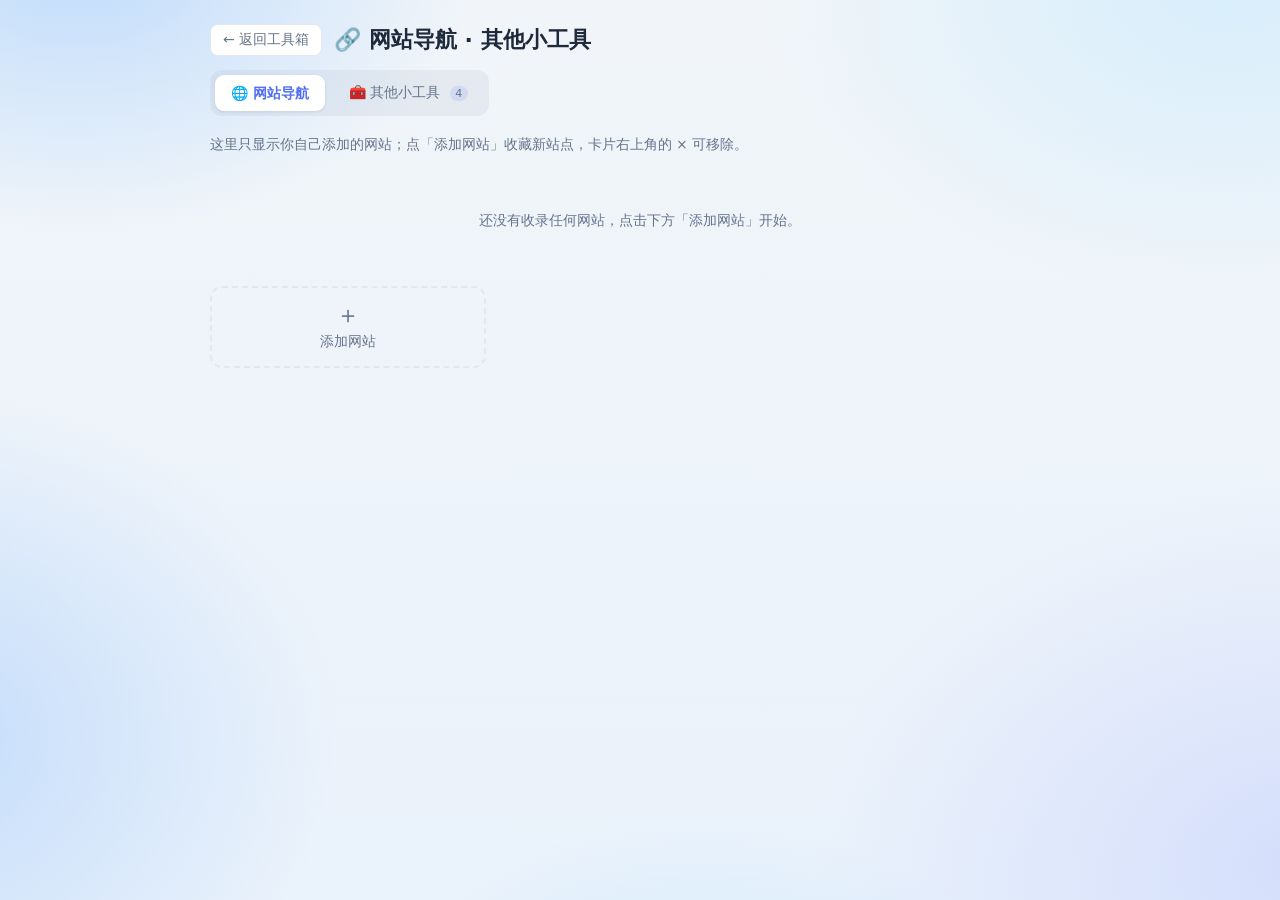
<file: links.html>
<!DOCTYPE html>
<html lang="zh-CN">
<head>
<meta charset="UTF-8">
<link rel="icon" href="favicon.ico" sizes="any">
<link rel="icon" href="favicon.svg" type="image/svg+xml">
<link rel="icon" href="icon-192.png" type="image/png" sizes="192x192">
<link rel="apple-touch-icon" href="apple-touch-icon.png">
<meta name="theme-color" content="#4f6ef2">
<meta name="viewport" content="width=device-width, initial-scale=1">
<title>网站导航 · 其他小工具 - 阅读工具箱</title>
<style>
    :root { --bg: #f1f5f9; --panel: #fff; --text: #1e293b; --text2: #64748b; --accent: #4f6ef2; --border: #e2e8f0; }
    * { margin: 0; padding: 0; box-sizing: border-box; }
    body { font-family: "Microsoft YaHei", system-ui, sans-serif; background: var(--bg); color: var(--text); min-height: 100vh; padding: 24px 16px 64px; }
    body::before { content: ""; position: fixed; inset: 0; z-index: -1; pointer-events: none;
        background:
            radial-gradient(620px 440px at 6% -6%, rgba(147,197,253,.55), transparent 65%),
            radial-gradient(720px 480px at 96% -2%, rgba(186,230,253,.48), transparent 65%),
            radial-gradient(680px 540px at -8% 82%, rgba(96,165,250,.30), transparent 65%),
            radial-gradient(760px 580px at 102% 96%, rgba(165,180,252,.32), transparent 65%),
            radial-gradient(520px 380px at 55% 118%, rgba(125,211,252,.25), transparent 65%),
            linear-gradient(180deg, #f1f5f9 0%, #eaf2fb 100%); }
    .wrap { width: 100%; max-width: 860px; margin: 0 auto; }
    .top { display: flex; align-items: center; gap: 12px; margin-bottom: 6px; flex-wrap: wrap; }
    .top h1 { font-size: 22px; }
    .back { color: var(--text2); text-decoration: none; font-size: 14px; padding: 6px 12px; border-radius: 8px; background: var(--panel); border: 1px solid var(--border); white-space: nowrap; }
    .back:hover { color: var(--accent); border-color: var(--accent); }
    /* 两部分切换 */
    .tabs { display: flex; gap: 8px; flex-wrap: wrap; margin: 14px 0 20px; padding: 5px; background: rgba(148,163,184,.13); border-radius: 12px; width: fit-content; max-width: 100%; }
    .tab { border: 0; background: transparent; color: var(--text2); font-family: inherit; font-size: 14px; line-height: 1; padding: 10px 16px; border-radius: 9px; cursor: pointer; white-space: nowrap; }
    .tab:hover { color: var(--accent); }
    .tab.on { background: var(--panel); color: var(--accent); font-weight: 600; box-shadow: 0 1px 3px rgba(15,23,42,.10); }
    .tab .cnt { display: inline-block; margin-left: 5px; min-width: 18px; padding: 2px 5px; border-radius: 999px; background: rgba(79,110,242,.12); font-size: 11px; text-align: center; }
    [hidden] { display: none !important; }
    .subbar { display: flex; align-items: center; gap: 12px; flex-wrap: wrap; margin-bottom: 18px; }
    .sub { color: var(--text2); font-size: 13.5px; margin: 0; }
    .grid { display: grid; grid-template-columns: repeat(auto-fill, minmax(240px, 1fr)); gap: 16px; }
    /* 卡片与删除按钮分开成两层：button 不能塞在 a 里面（无效结构，点起来也容易误触） */
    .siteWrap { position: relative; display: flex; min-width: 0; }
    .site, .tool { flex: 1; min-width: 0; display: flex; align-items: center; gap: 14px; background: var(--panel); border: 1px solid var(--border); border-radius: 12px; padding: 18px 16px; text-decoration: none; color: var(--text); transition: transform .15s, box-shadow .15s; }
    .site:hover, .tool:hover { transform: translateY(-3px); box-shadow: 0 8px 24px rgba(30,41,59,.12); }
    .ava { flex: none; width: 46px; height: 46px; border-radius: 12px; display: flex; align-items: center; justify-content: center; font-size: 20px; font-weight: 700; color: #fff; }
    .info { min-width: 0; }
    .info h3 { font-size: 16px; margin-bottom: 4px; overflow: hidden; text-overflow: ellipsis; white-space: nowrap; }
    .info p { font-size: 12.5px; color: var(--text2); line-height: 1.4; display: -webkit-box; -webkit-line-clamp: 2; -webkit-box-orient: vertical; overflow: hidden; }
    .tool .go { margin-left: auto; flex: none; color: var(--accent); font-size: 13px; font-weight: 600; white-space: nowrap; }
    .del { position: absolute; top: -9px; right: -9px; width: 26px; height: 26px; border-radius: 50%; border: none; background: #ef4444; color: #fff; font-size: 14px; line-height: 1; cursor: pointer; display: flex; align-items: center; justify-content: center; box-shadow: 0 2px 8px rgba(239,68,68,.4);
        opacity: .52; transition: opacity .15s, background .15s; }
    .siteWrap:hover .del, .siteWrap:focus-within .del { opacity: 1; }
    .del:hover { background: #dc2626; }
    .del:focus-visible { opacity: 1; outline: 2px solid #ef4444; outline-offset: 2px; }
    /* 触屏没有 hover：常显，否则手机上根本删不掉（JS 再兜一层 body.no-hover） */
    @media (hover: none) { .del { opacity: .95; } }
    body.no-hover .del { opacity: .95; }
    .add { display: flex; flex-direction: column; align-items: center; justify-content: center; gap: 6px; min-height: 82px; border: 2px dashed var(--border); border-radius: 12px; background: transparent; color: var(--text2); font-size: 14px; cursor: pointer; font-family: inherit; transition: border-color .15s, color .15s; }
    .add:hover { border-color: var(--accent); color: var(--accent); }
    .add span.plus { font-size: 24px; line-height: 1; }
    /* 添加弹窗 */
    .mask { display: none; position: fixed; inset: 0; background: rgba(15,23,42,.45); z-index: 10; align-items: center; justify-content: center; padding: 16px; }
    .mask.open { display: flex; }
    .dialog { background: var(--panel); border-radius: 14px; padding: 24px; width: 100%; max-width: 380px; box-shadow: 0 20px 50px rgba(15,23,42,.25); }
    .dialog h3 { font-size: 17px; margin-bottom: 16px; }
    .dialog label { display: block; font-size: 13px; color: var(--text2); margin: 12px 0 6px; }
    .dialog input { width: 100%; padding: 10px 12px; border: 1px solid var(--border); border-radius: 8px; font-size: 14px; font-family: inherit; outline: none; }
    .dialog input:focus { border-color: var(--accent); }
    .dialog .err { color: #ef4444; font-size: 12.5px; margin-top: 6px; min-height: 18px; }
    .dialog .btns { display: flex; gap: 10px; margin-top: 16px; }
    .dialog button { flex: 1; padding: 10px 0; border-radius: 8px; border: 1px solid var(--border); background: var(--panel); color: var(--text); font-size: 14px; cursor: pointer; font-family: inherit; }
    .dialog button.primary { background: var(--accent); border-color: var(--accent); color: #fff; font-weight: 600; }
    .dialog button.primary:hover { opacity: .92; }
    .empty { text-align: center; color: var(--text2); font-size: 14px; padding: 40px 0; grid-column: 1 / -1; }
    @media (max-width: 560px) { .grid { grid-template-columns: 1fr; gap: 10px; } .siteWrap { min-width: 0; } .site, .tool { padding: 14px 14px; gap: 12px; } .ava { width: 40px; height: 40px; font-size: 17px; } .info h3 { font-size: 15px; } .info p { font-size: 11.5px; } .add { min-height: 64px; } .tabs { width: 100%; } .tab { flex: 1; text-align: center; padding: 10px 8px; } .top h1 { font-size: 19px; } }
    @media (prefers-color-scheme: dark) {
        :root { --bg: #0b1220; --panel: #151e30; --text: #e2e8f0; --text2: #94a3b8; --border: #2b3a55; --accent: #60a5fa; }
        body::before {
            background:
                radial-gradient(620px 440px at 6% -6%, rgba(37,99,235,.32), transparent 65%),
                radial-gradient(720px 480px at 96% -2%, rgba(14,116,144,.28), transparent 65%),
                radial-gradient(680px 540px at -8% 82%, rgba(30,64,175,.30), transparent 65%),
                radial-gradient(760px 580px at 102% 96%, rgba(79,70,229,.26), transparent 65%),
                radial-gradient(520px 380px at 55% 118%, rgba(8,145,178,.22), transparent 65%),
                linear-gradient(180deg, #0b1220 0%, #0e1729 100%);
        }
        .site:hover, .tool:hover { box-shadow: 0 8px 24px rgba(0,0,0,.45); }
        .back { background: var(--panel); }
        .tab.on { background: #1e2b42; }
        .dialog input { background: #0b1220; color: var(--text); border-color: var(--border); }
        .dialog button { background: var(--panel); color: var(--text); border-color: var(--border); }
        .dialog button.primary { background: var(--accent); border-color: var(--accent); color: #0b1220; }
    }
</style>
</head>
<body>
    <div class="wrap">
        <div class="top">
            <a class="back" href="index.html">← 返回工具箱</a>
            <h1>🔗 网站导航 · 其他小工具</h1>
        </div>
        <div class="tabs" role="tablist" aria-label="板块切换">
            <button class="tab on" type="button" id="tabSites" role="tab" aria-controls="panelSites" aria-selected="true">🌐 网站导航</button>
            <button class="tab" type="button" id="tabTools" role="tab" aria-controls="panelTools" aria-selected="false">🧰 其他小工具 <span class="cnt">4</span></button>
        </div>

        <section id="panelSites" role="tabpanel" aria-labelledby="tabSites">
            <div class="subbar">
                <p class="sub">这里只显示你自己添加的网站；点「添加网站」收藏新站点，卡片右上角的 × 可移除。</p>
            </div>
            <div class="grid" id="siteGrid"></div>
        </section>

        <section id="panelTools" role="tabpanel" aria-labelledby="tabTools" hidden>
            <div class="subbar">
                <p class="sub">以下 4 个小工具已并入工具箱，全部本地运行，文件不上传。</p>
            </div>
            <div class="grid">
                <a class="tool" href="pbar-studio.html?v=20261128b">
                    <span class="ava" style="background:#e08c2e">▥</span>
                    <span class="info"><h3>进度条工作室</h3><p>导入并编辑 ARC 进度条 SVG：改色、大小、位置，单条下载或批量打包。</p></span>
                    <span class="go">进入 →</span>
                </a>
                <a class="tool" href="image-tool/index.html?v=20261128b">
                    <span class="ava" style="background:#0ea5a4">◐</span>
                    <span class="info"><h3>调色台</h3><p>图片局部改色（点选 / 笔刷 / 魔棒，多个改色层）与多图色调统一。</p></span>
                    <span class="go">进入 →</span>
                </a>
                <a class="tool" href="svg-batch-tool.html?v=20261128b">
                    <span class="ava" style="background:#7c6cf0">✎</span>
                    <span class="info"><h3>SVG 批量改色 · 导出</h3><p>统一刷色、按色替换、点选填充；批量导出 SVG / PNG / ZIP。</p></span>
                    <span class="go">进入 →</span>
                </a>
                <a class="tool" href="bubble-workshop.html?v=20261128b">
                    <span class="ava" style="background:#d4548c">◍</span>
                    <span class="info"><h3>段评气泡工坊</h3><p>SVG / 积木 / 节点编辑生成段评气泡模板，也能反导入改造。</p></span>
                    <span class="go">进入 →</span>
                </a>
            </div>
        </section>
    </div>
    <div class="mask" id="mask">
        <div class="dialog">
            <h3>添加网站</h3>
            <label for="fName">网站名称</label>
            <input id="fName" type="text" placeholder="例如：归云居" maxlength="20">
            <label for="fUrl">网址</label>
            <input id="fUrl" type="text" placeholder="例如：https://example.com" maxlength="200">
            <div class="err" id="fErr"></div>
            <div class="btns">
                <button type="button" id="fCancel">取消</button>
                <button type="button" class="primary" id="fOk">添加</button>
            </div>
        </div>
    </div>
<script>
(function () {
    'use strict';
    // 全部网站都由用户自己添加，不再内置任何站点
    var LS_KEY = 'rtb_sites_v1';
    var AVA_COLORS = ['#4f6ef2','#7c6cf0','#f0736c','#0ea5a4','#e08c2e','#d4548c','#3b9e5f','#64748b'];

    function load(key, fallback) {
        try { var v = JSON.parse(localStorage.getItem(key)); return Array.isArray(v) ? v : fallback; }
        catch (e) { return fallback; }
    }
    function save(key, val) { try { localStorage.setItem(key, JSON.stringify(val)); } catch (e) {} }

    function normalizeUrl(raw) {
        raw = (raw || '').trim();
        if (!raw) return '';
        if (!/^https?:\/\//i.test(raw)) raw = 'https://' + raw;
        try { var u = new URL(raw); return u.origin + (u.pathname === '/' ? '' : u.pathname) + u.search; }
        catch (e) { return null; }
    }
    function hostOf(url) { try { return new URL(url).hostname.replace(/^www\./, ''); } catch (e) { return url; } }
    function colorFor(seed) {
        var h = 0; for (var i = 0; i < seed.length; i++) h = (h * 31 + seed.charCodeAt(i)) >>> 0;
        return AVA_COLORS[h % AVA_COLORS.length];
    }

    var grid = document.getElementById('siteGrid');
    var mask = document.getElementById('mask');
    var fName = document.getElementById('fName');
    var fUrl = document.getElementById('fUrl');
    var fErr = document.getElementById('fErr');

    function getSites() { return load(LS_KEY, []); }

    function render() {
        var sites = getSites();
        grid.innerHTML = '';
        sites.forEach(function (s) {
            var wrap = document.createElement('div');
            wrap.className = 'siteWrap';
            var a = document.createElement('a');
            a.className = 'site';
            a.href = s.url;
            a.target = '_blank';
            a.rel = 'noopener noreferrer';
            var ava = document.createElement('div');
            ava.className = 'ava';
            ava.style.background = s.color || colorFor(hostOf(s.url));
            ava.textContent = (s.name || '?').trim().charAt(0).toUpperCase();
            var info = document.createElement('div');
            info.className = 'info';
            var h = document.createElement('h3'); h.textContent = s.name;
            var p = document.createElement('p'); p.textContent = s.desc || hostOf(s.url);
            info.appendChild(h); info.appendChild(p);
            a.appendChild(ava); a.appendChild(info);
            var del = document.createElement('button');
            del.className = 'del'; del.type = 'button';
            del.title = '移除「' + (s.name || '') + '」';
            del.setAttribute('aria-label', '移除 ' + (s.name || ''));
            del.textContent = '×';
            del.addEventListener('click', function (e) {
                e.preventDefault(); e.stopPropagation();
                removeSite(s);
            });
            wrap.appendChild(a); wrap.appendChild(del);
            grid.appendChild(wrap);
        });
        if (!sites.length) {
            var empty = document.createElement('div');
            empty.className = 'empty'; empty.textContent = '还没有收录任何网站，点击下方「添加网站」开始。';
            grid.appendChild(empty);
        }
        var add = document.createElement('button');
        add.className = 'add'; add.type = 'button';
        add.innerHTML = '<span class="plus">＋</span>添加网站';
        add.addEventListener('click', openDialog);
        grid.appendChild(add);
    }

    function removeSite(s) {
        save(LS_KEY, load(LS_KEY, []).filter(function (x) { return x.url !== s.url; }));
        render();
    }

    function openDialog() {
        fName.value = ''; fUrl.value = ''; fErr.textContent = '';
        mask.classList.add('open');
        setTimeout(function () { fName.focus(); }, 50);
    }
    function closeDialog() { mask.classList.remove('open'); }

    function submitDialog() {
        var name = fName.value.trim();
        var url = normalizeUrl(fUrl.value);
        if (!name) { fErr.textContent = '请填写网站名称'; fName.focus(); return; }
        if (!url) { fErr.textContent = '网址格式不正确，请检查后重试'; fUrl.focus(); return; }
        var customs = load(LS_KEY, []);
        for (var i = 0; i < customs.length; i++) {
            if (customs[i].url === url) { fErr.textContent = '这个网站已经在列表里了'; return; }
        }
        customs.push({ name: name, url: url, desc: '', color: colorFor(hostOf(url)) });
        save(LS_KEY, customs);
        closeDialog();
        render();
    }

    document.getElementById('fCancel').addEventListener('click', closeDialog);
    document.getElementById('fOk').addEventListener('click', submitDialog);
    fUrl.addEventListener('keydown', function (e) { if (e.key === 'Enter') submitDialog(); });
    fName.addEventListener('keydown', function (e) { if (e.key === 'Enter') fUrl.focus(); });
    mask.addEventListener('click', function (e) { if (e.target === mask) closeDialog(); });
    document.addEventListener('keydown', function (e) { if (e.key === 'Escape' && mask.classList.contains('open')) closeDialog(); });

    /* 触屏设备（无 hover）：删除按钮常显，部分浏览器对 hover 媒体查询支持不一致，用 JS 再兜一层 */
    try {
        if (window.matchMedia && window.matchMedia('(hover: none)').matches) document.body.classList.add('no-hover');
    } catch (e) {}

    /* 两部分切换 */
    var tabSites = document.getElementById('tabSites');
    var tabTools = document.getElementById('tabTools');
    var panelSites = document.getElementById('panelSites');
    var panelTools = document.getElementById('panelTools');
    function activate(which, updateHash) {
        var isTools = which === 'tools';
        panelSites.hidden = isTools;
        panelTools.hidden = !isTools;
        tabSites.classList.toggle('on', !isTools);
        tabTools.classList.toggle('on', isTools);
        tabSites.setAttribute('aria-selected', String(!isTools));
        tabTools.setAttribute('aria-selected', String(isTools));
        if (updateHash) {
            try { history.replaceState(null, '', location.pathname + location.search + (isTools ? '#tools' : '')); }
            catch (e) { location.hash = isTools ? 'tools' : ''; }
        }
    }
    tabSites.addEventListener('click', function () { activate('sites', true); });
    tabTools.addEventListener('click', function () { activate('tools', true); });

    render();
    activate((location.hash || '').replace('#', '') === 'tools' ? 'tools' : 'sites', false);
})();
</script>
</body>
</html>
</file>
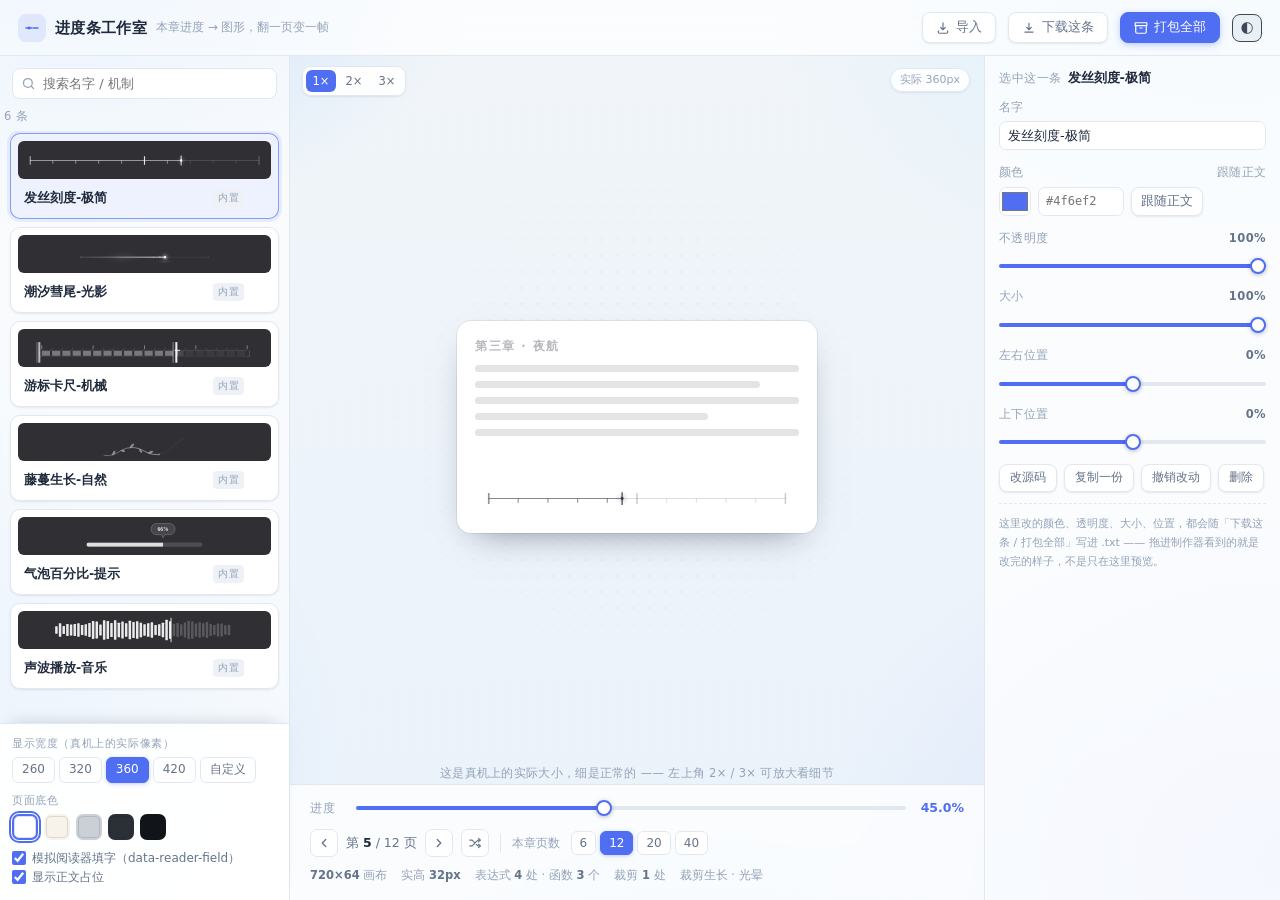
<file: pbar-studio.html>
<!DOCTYPE html>
<html lang="zh-CN">
<head>
<meta charset="UTF-8">
<link rel="icon" href="favicon.ico" sizes="any">
<link rel="icon" href="favicon.svg" type="image/svg+xml">
<link rel="icon" href="icon-192.png" type="image/png" sizes="192x192">
<link rel="apple-touch-icon" href="apple-touch-icon.png">
<meta name="theme-color" content="#4f6ef2">
<meta name="viewport" content="width=device-width, initial-scale=1, viewport-fit=cover">
<title>进度条工作室</title>
<script>(function(){try{var p=localStorage.getItem('rtb_theme')||'auto';var d=p==='dark'||(p==='auto'&&window.matchMedia&&matchMedia('(prefers-color-scheme: dark)').matches);document.documentElement.setAttribute('data-theme',d?'dark':'light')}catch(e){}})();</script>
<style>
  *{margin:0;padding:0;box-sizing:border-box}
  :root{
    --bg:#f1f5f9; --panel:#fff; --text:#1e293b; --text2:#64748b; --text3:#94a3b8;
    --border:#e2e8f0; --accent:#4f6ef2; --accent-soft:#eef1fe;
    --shadow:0 1px 2px rgba(15,23,42,.05),0 1px 3px rgba(15,23,42,.04);
    --shadow-h:0 12px 26px -14px rgba(15,23,42,.35);
  }
  html{height:100%}
  body{
    font-family:"Microsoft YaHei",system-ui,-apple-system,"Segoe UI",sans-serif;
    font-size:14px; line-height:1.6; color:var(--text);
    background:var(--bg); height:100%; overflow:hidden;
    display:flex; flex-direction:column;
    -webkit-font-smoothing:antialiased;
  }
  body::before{content:"";position:fixed;inset:0;z-index:-1;pointer-events:none;
    background:
      radial-gradient(620px 440px at 6% -6%, rgba(147,197,253,.42), transparent 65%),
      radial-gradient(720px 480px at 96% -2%, rgba(186,230,253,.38), transparent 65%),
      radial-gradient(680px 540px at -8% 82%, rgba(96,165,250,.24), transparent 65%),
      radial-gradient(760px 580px at 102% 96%, rgba(165,180,252,.26), transparent 65%),
      radial-gradient(520px 380px at 55% 118%, rgba(125,211,252,.20), transparent 65%),
      linear-gradient(180deg,#f1f5f9 0%,#eaf2fb 100%);}
  button{font:inherit;color:inherit;background:none;border:0;cursor:pointer}
  input,textarea{font:inherit;color:inherit}

  /* ---------------- 顶栏 ---------------- */
  header{
    flex:none; display:flex; align-items:center; gap:12px;
    padding:0 18px; height:56px;
    background:rgba(255,255,255,.72); backdrop-filter:blur(12px);
    border-bottom:1px solid var(--border); z-index:20;
  }
  .brand{display:flex;align-items:center;gap:9px;min-width:0}
  .brand .ic{width:28px;height:28px;border-radius:8px;display:grid;place-items:center;
    background:rgba(79,110,242,.12);color:var(--accent);flex:none}
  .brand .ic svg{width:16px;height:16px}
  .brand h1{font-size:15px;font-weight:600;letter-spacing:.3px;white-space:nowrap}
  .brand .sp{color:var(--text3);font-size:12px;white-space:nowrap;overflow:hidden;text-overflow:ellipsis}
  .grow{flex:1}
  .btn{
    height:31px;padding:0 13px;border-radius:8px;font-size:13px;
    border:1px solid var(--border);background:#fff;color:var(--text2);
    display:inline-flex;align-items:center;gap:6px;white-space:nowrap;
    transition:.15s ease; box-shadow:var(--shadow);
  }
  .btn:hover{color:var(--text);border-color:#cbd5e1;transform:translateY(-1px)}
  .btn:active{transform:translateY(0)}
  .btn.pri{background:var(--accent);border-color:var(--accent);color:#fff;
    box-shadow:0 2px 8px -2px rgba(79,110,242,.55)}
  .btn.pri:hover{background:#4460e0;border-color:#4460e0;color:#fff}
  .btn svg{width:14px;height:14px;flex:none}
  .btn[disabled]{opacity:.42;cursor:not-allowed;transform:none}

  /* ---------------- 主区 ---------------- */
  main{flex:1;display:flex;min-height:0}

  /* 左栏 */
  .list{width:290px;flex:none;display:flex;flex-direction:column;min-height:0;
    background:rgba(255,255,255,.6);border-right:1px solid var(--border)}
  .lstTop{flex:none;padding:12px 12px 8px;display:flex;gap:8px;align-items:center}
  .srch{flex:1;position:relative}
  .srch input{width:100%;height:31px;padding:0 10px 0 30px;border-radius:8px;
    border:1px solid var(--border);background:#fff;font-size:13px;outline:0}
  .srch input:focus{border-color:rgba(79,110,242,.5);box-shadow:0 0 0 3px rgba(79,110,242,.10)}
  .srch svg{position:absolute;left:9px;top:8px;width:15px;height:15px;color:var(--text3)}
  .lstBody{flex:1;overflow:auto;padding:2px 10px 10px;min-height:0}
  .lstBody::-webkit-scrollbar{width:8px}
  .lstBody::-webkit-scrollbar-thumb{background:#dbe3ee;border-radius:4px;border:2px solid transparent;background-clip:content-box}
  .cnt{font-size:11.5px;color:var(--text3);padding:0 4px 6px;letter-spacing:.3px}

  .row{border:1px solid var(--border);border-radius:10px;background:#fff;
    padding:7px;margin-bottom:8px;cursor:pointer;transition:.15s ease;box-shadow:var(--shadow)}
  .row:hover{border-color:#c7d3e6;transform:translateY(-1px);box-shadow:var(--shadow-h)}
  .row.on{border-color:rgba(79,110,242,.65);background:var(--accent-soft);
    box-shadow:0 0 0 3px rgba(79,110,242,.10)}
  .row .bar{height:38px;border-radius:6px;overflow:hidden;display:flex;align-items:center;
    justify-content:center;background:#2f2f34}
  .row .bar img{width:100%;height:100%;object-fit:contain;display:block;
    filter:contrast(1.16) brightness(1.14)}
  .row .bar .empty{font-size:11px;color:#8b93a1;letter-spacing:.3px}
  .row .foot{display:flex;align-items:center;gap:5px;margin-top:6px}
  .row .nm{flex:1;min-width:0;border:1px solid transparent;background:none;border-radius:5px;
    padding:2px 5px;font-size:12.5px;font-weight:600;color:var(--text);outline:0;
    text-overflow:ellipsis}
  .row .nm:hover{border-color:var(--border);background:#fff}
  .row .nm:focus{border-color:rgba(79,110,242,.55);background:#fff}
  .row .x{width:22px;height:22px;border-radius:5px;color:var(--text3);font-size:15px;
    line-height:1;display:grid;place-items:center;flex:none;opacity:0;transition:.15s}
  .row:hover .x{opacity:1}
  .row .x:hover{background:rgba(220,38,38,.1);color:#dc2626}
  @media (hover:none){ .row .x{opacity:.45} }   /* 触屏没有 hover，别把删除藏起来 */
  .row .tag{font-size:10px;padding:1px 5px;border-radius:4px;background:#eef2f7;
    color:var(--text3);flex:none;letter-spacing:.3px}

  /* 左栏底部设置 */
  .cfg{flex:none;border-top:1px solid var(--border);padding:11px 12px 13px;
    background:rgba(255,255,255,.92);display:flex;flex-direction:column;gap:9px;
    box-shadow:0 -8px 16px -12px rgba(15,23,42,.28);position:relative;z-index:2}
  .cfgLbl{font-size:11px;color:var(--text3);letter-spacing:.6px;margin-bottom:4px;display:block}
  .segs{display:flex;gap:4px;flex-wrap:wrap}
  .seg{height:26px;padding:0 9px;border-radius:6px;font-size:12px;color:var(--text2);
    border:1px solid var(--border);background:#fff;transition:.13s}
  .seg:hover{border-color:#cbd5e1;color:var(--text)}
  .seg.on{background:var(--accent);border-color:var(--accent);color:#fff;
    box-shadow:0 1px 5px -1px rgba(79,110,242,.5)}
  .bgsw{display:flex;gap:6px}
  .bgsw i{width:26px;height:26px;border-radius:7px;border:2px solid transparent;cursor:pointer;
    display:block;box-shadow:inset 0 0 0 1px rgba(15,23,42,.12);transition:.13s}
  .bgsw i:hover{transform:translateY(-1px)}
  .bgsw i.on{border-color:var(--accent);outline:2px solid var(--accent);outline-offset:1px}
  .inkrow{display:flex;align-items:center;gap:8px}
  .inkrow input[type=color]{width:28px;height:26px;padding:0;border:1px solid var(--border);
    border-radius:6px;background:#fff;cursor:pointer}
  .inkrow input[type=text]{width:78px;height:26px;padding:0 7px;border-radius:6px;
    border:1px solid var(--border);background:#fff;font-size:12px;font-family:ui-monospace,monospace;outline:0}
  .hk{display:flex;align-items:center;gap:6px;font-size:12px;color:var(--text2);cursor:pointer;user-select:none}
  .hk input{accent-color:var(--accent);width:14px;height:14px;cursor:pointer}

  /* ---------------- 右栏：选中这一条 ---------------- */
  .insp{width:296px;flex:none;display:flex;flex-direction:column;min-height:0;
    background:rgba(255,255,255,.72);border-left:1px solid var(--border)}
  .inspH{flex:none;padding:12px 14px 7px;display:flex;align-items:center;gap:6px;
    font-size:11.5px;color:var(--text3);letter-spacing:.5px}
  .inspH b{font-size:13px;color:var(--text);font-weight:600;letter-spacing:0;
    overflow:hidden;text-overflow:ellipsis;white-space:nowrap;min-width:0}
  .inspBody{flex:1;overflow:auto;padding:2px 14px 14px;min-height:0}
  .inspBody::-webkit-scrollbar{width:8px}
  .inspBody::-webkit-scrollbar-thumb{background:#dbe3ee;border-radius:4px;border:2px solid transparent;background-clip:content-box}
  .insEmpty{font-size:12px;color:var(--text3);line-height:1.95;padding:22px 4px;text-align:center}
  .insG{margin-bottom:13px}
  .insG>label{display:flex;align-items:center;justify-content:space-between;
    font-size:11.5px;color:var(--text3);letter-spacing:.4px;margin-bottom:5px}
  .insG>label b{color:var(--text2);font-weight:600;font-variant-numeric:tabular-nums;font-size:11.5px}
  .insIn{width:100%;height:29px;padding:0 8px;border-radius:7px;border:1px solid var(--border);
    background:#fff;font-size:13px;outline:0}
  .insIn:focus{border-color:rgba(79,110,242,.5);box-shadow:0 0 0 3px rgba(79,110,242,.10)}
  .insRow{display:flex;align-items:center;gap:7px}
  .insRow .sw{width:32px;height:29px;padding:0;border:1px solid var(--border);border-radius:7px;
    background:#fff;cursor:pointer;flex:none}
  .insRow .hx{width:86px;height:29px;padding:0 7px;border-radius:7px;border:1px solid var(--border);
    background:#fff;font-size:12px;font-family:ui-monospace,monospace;outline:0;flex:none}
  .insRow .hx:focus{border-color:rgba(79,110,242,.5)}
  .insAct{display:flex;gap:7px;flex-wrap:wrap;margin-top:2px}
  .insAct .btn{height:28px;font-size:12px;padding:0 10px}
  .insTip{font-size:11px;color:var(--text3);line-height:1.75;margin-top:11px;
    padding-top:10px;border-top:1px dashed var(--border)}
  .dirty{font-size:10px;color:#b45309;background:#fef3c7;padding:0 5px;border-radius:4px;
    letter-spacing:.3px;flex:none}
  .pick{display:flex;align-items:center;gap:9px;padding:9px 11px;border-radius:9px;
    border:1px dashed #c7d3e6;background:#f8fbff}
  .pick .mini{line-height:1.6}

  /* 舞台 */
  .stagecol{flex:1;display:flex;flex-direction:column;min-width:0;min-height:0}
  .stagewrap{flex:1;min-height:0;display:flex;align-items:center;justify-content:center;
    padding:22px 22px 8px;overflow:auto;position:relative}
  .stagewrap::before{content:"";position:absolute;inset:0;pointer-events:none;
    background-image:radial-gradient(circle,rgba(100,116,139,.13) 1px,transparent 1px);
    background-size:16px 16px;opacity:.55;mask-image:radial-gradient(ellipse 70% 70% at 50% 50%,#000 30%,transparent 100%)}
  .zoomCtl{position:absolute;top:10px;left:12px;display:flex;gap:3px;z-index:5;
    background:rgba(255,255,255,.92);border:1px solid var(--border);border-radius:9px;
    padding:3px;box-shadow:var(--shadow);backdrop-filter:blur(6px)}
  .zoomCtl button{width:30px;height:22px;border-radius:6px;font-size:11.5px;color:var(--text2);
    transition:.13s;font-variant-numeric:tabular-nums}
  .zoomCtl button:hover{background:#f1f5f9;color:var(--text)}
  .zoomCtl button.on{background:var(--accent);color:#fff}
  /* 垫片不能有过渡：内层 scale 是立即生效的，垫片若还在慢慢长，两者对不上，
     纸面会在过渡的一瞬跑到右边溢出屏幕 */
  .paperFit{flex:none;position:relative}
  .paper{
    position:absolute;top:0;left:0;
    display:flex;flex-direction:column;justify-content:flex-end;
    height:212px;border-radius:14px;padding:0 0 20px;
    box-shadow:0 14px 34px -18px rgba(15,23,42,.55),0 0 0 1px rgba(15,23,42,.07);
    transform-origin:top left;
    transition:width .28s cubic-bezier(.4,0,.2,1),transform .22s cubic-bezier(.4,0,.2,1);
    overflow:hidden;
  }
  .paper .cap{position:absolute;left:18px;top:16px;font-size:12px;letter-spacing:1.5px;
    opacity:.34;font-weight:600;pointer-events:none}
  .paper .lines{position:absolute;left:18px;right:18px;top:44px;display:flex;flex-direction:column;
    gap:9px;opacity:.13;pointer-events:none}
  .paper .lines i{display:block;height:7px;border-radius:4px;background:currentColor}
  .paper .lines i:nth-child(2){width:88%}
  .paper .lines i:nth-child(4){width:72%}
  .paper .barwrap{flex:none;padding:0 16px;width:100%;position:relative;z-index:2}
  #view{display:block;width:100%}
  .stageNote{position:absolute;left:0;right:0;bottom:2px;text-align:center;
    font-size:11.5px;color:var(--text3);letter-spacing:.3px}
  .zoomBadge{position:absolute;top:12px;right:14px;font-size:11px;color:var(--text3);
    background:rgba(255,255,255,.9);border:1px solid var(--border);border-radius:20px;
    padding:2px 9px;box-shadow:var(--shadow)}

  /* 控制条 */
  .ctrl{flex:none;border-top:1px solid var(--border);background:rgba(255,255,255,.75);
    backdrop-filter:blur(10px);padding:11px 20px 14px;display:flex;flex-direction:column;gap:9px}
  .prow{display:flex;align-items:center;gap:12px}
  .prow .lab{font-size:12px;color:var(--text3);width:34px;flex:none;letter-spacing:.5px}
  .rng{flex:1;position:relative;height:24px;display:flex;align-items:center}
  input[type=range]{-webkit-appearance:none;appearance:none;width:100%;height:4px;border-radius:3px;
    background:linear-gradient(90deg,var(--accent) 0%,var(--accent) var(--pp,45%),#e2e8f0 var(--pp,45%),#e2e8f0 100%);
    outline:0;cursor:pointer}
  input[type=range]::-webkit-slider-thumb{-webkit-appearance:none;width:16px;height:16px;border-radius:50%;
    background:#fff;border:2px solid var(--accent);box-shadow:0 1px 4px rgba(15,23,42,.28);cursor:grab}
  input[type=range]::-webkit-slider-thumb:active{cursor:grabbing;transform:scale(1.08)}
  input[type=range]::-moz-range-thumb{width:14px;height:14px;border-radius:50%;background:#fff;
    border:2px solid var(--accent);box-shadow:0 1px 4px rgba(15,23,42,.28)}
  .pval{font-size:12.5px;font-weight:600;color:var(--accent);width:46px;text-align:right;flex:none;
    font-variant-numeric:tabular-nums}
  .prow2{display:flex;align-items:center;gap:8px;flex-wrap:wrap}
  .navb{width:28px;height:28px;border-radius:7px;border:1px solid var(--border);background:#fff;
    display:grid;place-items:center;color:var(--text2);transition:.13s}
  .navb:hover{border-color:#cbd5e1;color:var(--text);background:#f8fafc}
  .navb svg{width:14px;height:14px}
  .pgnum{font-size:12.5px;color:var(--text2);font-variant-numeric:tabular-nums;min-width:64px;text-align:center}
  .pgnum b{color:var(--text);font-weight:600}
  .sep{width:1px;height:18px;background:var(--border);margin:0 3px}
  .mini{font-size:11.5px;color:var(--text3);letter-spacing:.2px}
  .meta{font-size:11.5px;color:var(--text3);display:flex;gap:14px;flex-wrap:wrap;line-height:1.7}
  .meta b{color:var(--text2);font-weight:600}
  .meta .warn{color:#c2410c}

  /* 弹窗 */
  .mask{position:fixed;inset:0;background:rgba(15,23,42,.42);z-index:100;
    display:none;align-items:center;justify-content:center;padding:20px;backdrop-filter:blur(3px)}
  .mask.on{display:flex}
  .dlg{background:#fff;border-radius:14px;box-shadow:0 24px 60px -20px rgba(15,23,42,.5);
    width:100%;max-width:560px;max-height:86vh;display:flex;flex-direction:column;overflow:hidden}
  .dlgH{flex:none;display:flex;align-items:center;gap:10px;padding:14px 16px;border-bottom:1px solid var(--border)}
  .dlgH h2{font-size:14.5px;font-weight:600;flex:1}
  .dlgB{padding:14px 16px;overflow:auto;display:flex;flex-direction:column;gap:10px}
  .dlgB textarea{width:100%;height:180px;padding:10px;border-radius:8px;border:1px solid var(--border);
    background:#f8fafc;font-family:ui-monospace,Consolas,monospace;font-size:12px;resize:vertical;
    line-height:1.55;outline:0}
  .dlgB textarea:focus{border-color:rgba(79,110,242,.5);box-shadow:0 0 0 3px rgba(79,110,242,.10)}
  .dlgF{flex:none;padding:11px 16px;border-top:1px solid var(--border);display:flex;gap:8px;
    justify-content:flex-end;background:#fbfcfe}
  .res{font-size:12px;line-height:1.8;padding:9px 11px;border-radius:8px;background:#f8fafc;
    border:1px solid var(--border);color:var(--text2)}
  .res.ok{background:#f0fdf4;border-color:#bbf7d0;color:#15803d}
  .res.bad{background:#fef2f2;border-color:#fecaca;color:#b91c1c}
  .res code{font-family:ui-monospace,monospace;background:rgba(15,23,42,.06);
    padding:1px 4px;border-radius:3px;font-size:11.5px}
  .hint{font-size:11.5px;color:var(--text3);line-height:1.75}
  .hint code{font-family:ui-monospace,monospace;background:#eef2f7;padding:1px 4px;border-radius:3px;font-size:11px}

  .toast{position:fixed;left:50%;bottom:26px;transform:translate(-50%,14px);z-index:300;
    background:rgba(30,41,59,.94);color:#fff;font-size:13px;padding:9px 17px;border-radius:9px;
    box-shadow:0 10px 30px -8px rgba(15,23,42,.6);opacity:0;pointer-events:none;transition:.22s;
    max-width:80vw;text-align:center}
  .toast.on{opacity:1;transform:translate(-50%,0)}

  /* 拖放 */
  .drop{position:fixed;inset:0;z-index:200;background:rgba(79,110,242,.10);
    border:3px dashed rgba(79,110,242,.55);display:none;align-items:center;justify-content:center;
    font-size:17px;font-weight:600;color:var(--accent);backdrop-filter:blur(2px)}
  .drop.on{display:flex}

  /* ---------------- 夜间 ---------------- */
  :root[data-theme="dark"]{
    --bg:#0b1220;--panel:#151e30;--text:#e2e8f0;--text2:#a8b6cc;--text3:#8090aa;
    --border:#2b3a55;--accent:#60a5fa;--accent-soft:#1c2c4a;
    --shadow:0 1px 2px rgba(0,0,0,.25),0 1px 3px rgba(0,0,0,.2);
    --shadow-h:0 12px 26px -14px rgba(0,0,0,.7);
    color-scheme:dark;
  }
  :root[data-theme="dark"] body::before{background:
      radial-gradient(620px 440px at 6% -6%, rgba(37,99,235,.30), transparent 65%),
      radial-gradient(720px 480px at 96% -2%, rgba(14,116,144,.26), transparent 65%),
      radial-gradient(680px 540px at -8% 82%, rgba(30,64,175,.28), transparent 65%),
      radial-gradient(760px 580px at 102% 96%, rgba(79,70,229,.24), transparent 65%),
      radial-gradient(520px 380px at 55% 118%, rgba(8,145,178,.20), transparent 65%),
      linear-gradient(180deg,#0b1220 0%,#0e1729 100%)}
  :root[data-theme="dark"] header,
  :root[data-theme="dark"] .list,
  :root[data-theme="dark"] .insp,
  :root[data-theme="dark"] .ctrl,
  :root[data-theme="dark"] .cfg{background:rgba(21,30,48,.9)}
  :root[data-theme="dark"] .btn,
  :root[data-theme="dark"] .srch input,
  :root[data-theme="dark"] .row,
  :root[data-theme="dark"] .row .nm:hover,
  :root[data-theme="dark"] .row .nm:focus,
  :root[data-theme="dark"] .seg,
  :root[data-theme="dark"] .insIn,
  :root[data-theme="dark"] .insRow .sw,
  :root[data-theme="dark"] .insRow .hx,
  :root[data-theme="dark"] .inkrow input[type=text],
  :root[data-theme="dark"] .inkrow input[type=color],
  :root[data-theme="dark"] .navb,
  :root[data-theme="dark"] .zoomCtl,
  :root[data-theme="dark"] .zoomBadge,
  :root[data-theme="dark"] .pick,
  :root[data-theme="dark"] .dlg,
  :root[data-theme="dark"] .dlgF,
  :root[data-theme="dark"] .dlgB textarea,
  :root[data-theme="dark"] .res{background:#151e30;color:var(--text)}
  :root[data-theme="dark"] .btn{color:var(--text2)}
  :root[data-theme="dark"] .btn.pri{background:var(--accent);border-color:var(--accent);color:#0b1220}
  :root[data-theme="dark"] .btn.pri:hover{background:#3b82f6;border-color:#3b82f6;color:#0b1220}
  :root[data-theme="dark"] .btn:hover,
  :root[data-theme="dark"] .seg:hover,
  :root[data-theme="dark"] .navb:hover{border-color:#405273;color:var(--text);background:#1b2740}
  :root[data-theme="dark"] .row.on{background:var(--accent-soft);border-color:rgba(96,165,250,.65)}
  :root[data-theme="dark"] .row .tag{background:#23314a;color:var(--text3)}
  :root[data-theme="dark"] .dirty{background:#5a3d14;color:#fbbf24}
  :root[data-theme="dark"] .pick{border-color:#405273}
  :root[data-theme="dark"] .res.ok{background:#123522;border-color:#245c39;color:#86efac}
  :root[data-theme="dark"] .res.bad{background:#3b1d20;border-color:#71313a;color:#fca5a5}
  :root[data-theme="dark"] .res code,
  :root[data-theme="dark"] .hint code{background:#23314a}
  :root[data-theme="dark"] .zoomCtl button:hover{background:#23314a;color:var(--text)}
  :root[data-theme="dark"] input[type=range]{background:linear-gradient(90deg,var(--accent) 0%,var(--accent) var(--pp,45%),#33445f var(--pp,45%),#33445f 100%)}
  :root[data-theme="dark"] .lstBody::-webkit-scrollbar-thumb,
  :root[data-theme="dark"] .inspBody::-webkit-scrollbar-thumb{background:#3b4c69}

  /* ---------------- 窄屏 ---------------- */
  @media (max-width:880px){
    header{padding:0 10px;gap:6px;height:52px}
    .brand{gap:6px}
    .brand .sp{display:none}
    .brand h1{font-size:13.5px;letter-spacing:0}
    .brand .ic{width:24px;height:24px;border-radius:7px}
    .brand .ic svg{width:14px;height:14px}
    .btn{padding:0 8px;font-size:12px;height:28px;gap:4px;border-radius:7px}
    .btn svg{width:13px;height:13px}
    /* 手机上三块纵向叠：舞台 → 列表（压成横向滑条，切条不用滚半页）→ 选中这条 */
    main{flex-direction:column;overflow-y:auto;overflow-x:hidden}
    .stagecol{order:1;flex:none;min-height:0}
    .list{order:2;width:auto;flex:none;border-right:0;border-top:1px solid var(--border)}
    .lstBody{display:flex;gap:8px;overflow-x:auto;overflow-y:hidden;max-height:none;padding:0 10px 9px}
    .lstBody::-webkit-scrollbar{height:0}
    .row{flex:none;width:152px;margin-bottom:0}
    .insp{order:3;width:auto;flex:none;border-left:0;border-top:1px solid var(--border);
      background:rgba(255,255,255,.9)}
    .inspBody{overflow:visible;padding-bottom:16px}
    .lstTop{padding:9px 10px 6px}
    .lstBody{padding:0 10px 10px}
    /* 手机上设置不能藏起来：压成横向一条，左右滑 */
    .cfg{flex-direction:row;align-items:flex-end;gap:16px;overflow-x:auto;overflow-y:hidden;
      padding:8px 10px 10px}
    .cfg>div{flex:none}
    .cfgLbl{margin-bottom:3px;white-space:nowrap}
    .stagewrap{padding:12px 10px 2px;height:238px;flex:none}
    .paper{height:160px;padding-bottom:14px}
    .ctrl{padding:8px 12px 11px;gap:7px}
    .prow .lab{width:26px;font-size:11px}
    .pval{width:42px;font-size:12px}
    .prow2 .mini,.prow2 .sep{display:none}
    .meta{font-size:10.5px;gap:8px}
    .zoomBadge{top:6px;right:8px;font-size:10px;padding:1px 7px}
    .zoomCtl{top:6px;left:8px}
    .stageNote{display:none}
  }
  @media (max-width:520px){
    header{height:auto;min-height:50px;flex-wrap:wrap;gap:6px;padding:6px 10px}
    .brand{flex:1 1 auto}
    .grow{flex-basis:100%;height:0}
    .btn{height:30px}
    .stagewrap{height:220px}
    .paper{height:150px}
    .prow{gap:8px}
    .cfg{gap:12px}
    .dlg{max-height:92vh}
  }
</style>
</head>
<body>

<header>
  <div class="brand">
    <span class="ic"><svg viewBox="0 0 24 24" fill="none" stroke="currentColor" stroke-width="2" stroke-linecap="round"><path d="M3 12h4M9 12h3M14 12h7"/><circle cx="7.5" cy="12" r="2.2" fill="currentColor" stroke="none"/></svg></span>
    <h1>进度条工作室</h1>
    <span class="sp">本章进度 → 图形，翻一页变一帧</span>
  </div>
  <div class="grow"></div>
  <button class="btn" id="btnImport"><svg viewBox="0 0 24 24" fill="none" stroke="currentColor" stroke-width="2" stroke-linecap="round" stroke-linejoin="round"><path d="M12 3v12m0 0 4-4m-4 4-4-4"/><path d="M4 17v2a2 2 0 0 0 2 2h12a2 2 0 0 0 2-2v-2"/></svg>导入</button>
  <button class="btn" id="btnSave"><svg viewBox="0 0 24 24" fill="none" stroke="currentColor" stroke-width="2" stroke-linecap="round" stroke-linejoin="round"><path d="M12 4v11m0 0 4-4m-4 4-4-4"/><path d="M5 19h14"/></svg>下载这条</button>
  <button class="btn pri" id="btnZip"><svg viewBox="0 0 24 24" fill="none" stroke="currentColor" stroke-width="2" stroke-linecap="round" stroke-linejoin="round"><path d="M21 8v11a2 2 0 0 1-2 2H5a2 2 0 0 1-2-2V8"/><path d="M2 3h20v5H2z"/><path d="M10 12h4"/></svg>打包全部</button>
</header>

<main>
  <aside class="list">
    <div class="lstTop">
      <div class="srch">
        <svg viewBox="0 0 24 24" fill="none" stroke="currentColor" stroke-width="2" stroke-linecap="round"><circle cx="11" cy="11" r="7"/><path d="m20 20-3.5-3.5"/></svg>
        <input id="q" type="text" placeholder="搜索名字 / 机制">
      </div>
    </div>
    <div class="cnt" id="cnt"></div>
    <div class="lstBody" id="lstBody"></div>
    <div class="cfg">
      <div>
        <span class="cfgLbl">显示宽度（真机上的实际像素）</span>
        <div class="segs" id="wSegs">
          <button class="seg" data-w="260">260</button>
          <button class="seg" data-w="320">320</button>
          <button class="seg" data-w="360">360</button>
          <button class="seg" data-w="420">420</button>
          <button class="seg" data-w="0">自定义</button>
        </div>
        <div id="wCustomWrap" style="display:none;margin-top:6px">
          <input id="wCustom" type="number" min="120" max="900" step="10"
            style="width:96px;height:26px;padding:0 8px;border-radius:6px;border:1px solid var(--border);background:#fff;font-size:12px;outline:0">
        </div>
      </div>
      <div>
        <span class="cfgLbl">页面底色</span>
        <div class="bgsw" id="bgSw">
          <i data-bg="#ffffff" data-ink="#2f3440" style="background:#ffffff" title="纸白"></i>
          <i data-bg="#f7f3ea" data-ink="#3a3226" style="background:#f7f3ea" title="米黄"></i>
          <i data-bg="#cbcfd6" data-ink="#242830" style="background:#cbcfd6" title="浅灰"></i>
          <i data-bg="#2b2f36" data-ink="#dde1e8" style="background:#2b2f36" title="深灰"></i>
          <i data-bg="#111419" data-ink="#e8ebf0" style="background:#111419" title="纯黑"></i>
        </div>
      </div>
      <div>
        <label class="hk"><input type="checkbox" id="optField" checked>模拟阅读器填字（data-reader-field）</label>
        <label class="hk"><input type="checkbox" id="optLines" checked>显示正文占位</label>
      </div>
    </div>
  </aside>

  <section class="stagecol">
    <div class="stagewrap" id="stagewrap">
      <div class="zoomCtl" id="zoomCtl">
        <button data-z="1" title="按真机实际像素">1×</button>
        <button data-z="2" title="放大 2 倍看细节">2×</button>
        <button data-z="3" title="放大 3 倍看细节">3×</button>
      </div>
      <div class="zoomBadge" id="zoomBadge">实际 360px</div>
      <div class="paperFit" id="paperFit">
        <div class="paper" id="paper" style="width:360px;background:#fff;color:#2f3440">
          <div class="cap">第三章 · 夜航</div>
          <div class="lines"><i></i><i></i><i></i><i></i><i></i></div>
          <div class="barwrap"><div id="view"></div></div>
        </div>
      </div>
      <div class="stageNote" id="stageNote"></div>
    </div>
    <div class="ctrl">
      <div class="prow">
        <span class="lab">进度</span>
        <div class="rng"><input type="range" id="rng" min="0" max="100" step="0.5" value="45"></div>
        <span class="pval" id="pval">45.0%</span>
      </div>
      <div class="prow2">
        <button class="navb" id="prev" title="上一页"><svg viewBox="0 0 24 24" fill="none" stroke="currentColor" stroke-width="2.2" stroke-linecap="round" stroke-linejoin="round"><path d="m15 6-6 6 6 6"/></svg></button>
        <span class="pgnum" id="pgnum">第 <b>6</b> / 12 页</span>
        <button class="navb" id="next" title="下一页"><svg viewBox="0 0 24 24" fill="none" stroke="currentColor" stroke-width="2.2" stroke-linecap="round" stroke-linejoin="round"><path d="m9 6 6 6-6 6"/></svg></button>
        <button class="navb" id="rand" title="随机一页"><svg viewBox="0 0 24 24" fill="none" stroke="currentColor" stroke-width="2" stroke-linecap="round" stroke-linejoin="round"><path d="M3 7h4l10 10h4M3 17h4L17 7h4"/><path d="m18 4 3 3-3 3M18 14l3 3-3 3"/></svg></button>
        <span class="sep"></span>
        <span class="mini">本章页数</span>
        <div class="segs" id="cSegs" style="margin-left:2px">
          <button class="seg" data-c="6" style="height:24px;padding:0 8px">6</button>
          <button class="seg" data-c="12" style="height:24px;padding:0 8px">12</button>
          <button class="seg" data-c="20" style="height:24px;padding:0 8px">20</button>
          <button class="seg" data-c="40" style="height:24px;padding:0 8px">40</button>
        </div>
      </div>
      <div class="meta" id="meta"></div>
    </div>
  </section>

  <aside class="insp" id="insp">
    <div class="inspH">选中这一条 <b id="insName">—</b><span id="insDirty"></span></div>
    <div class="inspBody" id="insBody">
      <div class="insEmpty" id="insEmpty">还没选中。<br>在左边点一条，这里就能改它的<br>颜色、大小、位置，改完直接导出。</div>
      <div id="insForm" style="display:none">
        <div class="insG">
          <label>名字</label>
          <input class="insIn" id="edName" maxlength="24" placeholder="给这条起个名字">
        </div>
        <div class="insG">
          <label>颜色 <span class="mini" id="edColorState">跟随正文</span></label>
          <div class="insRow">
            <input type="color" class="sw" id="edColor" value="#4f6ef2">
            <input type="text" class="hx" id="edHex" placeholder="#4f6ef2">
            <button class="btn" id="edFollow" style="height:29px;padding:0 9px">跟随正文</button>
          </div>
        </div>
        <div class="insG">
          <label>不透明度 <b id="edOpV">100%</b></label>
          <input type="range" id="edOp" min="20" max="100" step="1" value="100">
        </div>
        <div class="insG">
          <label>大小 <b id="edScV">100%</b></label>
          <input type="range" id="edSc" min="40" max="100" step="1" value="100">
        </div>
        <div class="insG">
          <label>左右位置 <b id="edDxV">0%</b></label>
          <input type="range" id="edDx" min="-30" max="30" step="1" value="0">
        </div>
        <div class="insG">
          <label>上下位置 <b id="edDyV">0%</b></label>
          <input type="range" id="edDy" min="-30" max="30" step="1" value="0">
        </div>
        <div class="insAct">
          <button class="btn" id="edSrc">改源码</button>
          <button class="btn" id="edDup">复制一份</button>
          <button class="btn" id="edReset">撤销改动</button>
          <button class="btn" id="edDel">删除</button>
        </div>
        <div class="insTip">这里改的颜色、透明度、大小、位置，都会随「下载这条 / 打包全部」写进 .txt —— 拖进制作器看到的就是改完的样子，不是只在这里预览。</div>
      </div>
    </div>
  </aside>
</main>

<div class="drop" id="drop">松手导入 .svg / .txt</div>

<div class="mask" id="mask">
  <div class="dlg">
    <div class="dlgH">
      <h2 id="dlgT">导入</h2>
      <button class="btn" id="dlgX" style="padding:0 9px">关闭</button>
    </div>
    <div class="dlgB">
      <div class="pick" id="pickRow">
        <input type="file" id="fileIn" accept=".svg,.txt,.xml,.html,text/plain,image/svg+xml,application/xml" multiple hidden>
        <button class="btn pri" id="pickBtn" style="height:30px">选择文件</button>
        <span class="mini">.svg / .txt 都行，可以多选一次全塞进来；也能把文件直接拖到页面上</span>
      </div>
      <div class="hint" id="dlgHint"></div>
      <textarea id="dlgTa" placeholder="把 SVG 源码贴在这里…"></textarea>
      <div class="res" id="dlgRes" style="display:none"></div>
    </div>
    <div class="dlgF">
      <button class="btn" id="dlgCheck">先校验一下</button>
      <button class="btn pri" id="dlgOk">加入列表</button>
    </div>
  </div>
</div>

<div class="toast" id="toast"></div>

<script>
/* =========================================================================
   1. 解析核心 —— 与 template-maker.html 里那套完全一致
      约束：表达式只能用 数字 四则 括号 逗号 + 12 个变量 + 8 个函数
   ========================================================================= */
var PBAR_ARGS = ['chapterPct', 'progress', 'chapterProgress', 'chapterPercent', 'percent', 'pct',
  'bookPct', 'bookPercent', 'pageIndex', 'page', 'pageCount', 'total'];
var PBAR_HELPERS = ['min', 'max', 'abs', 'round', 'floor', 'ceil', 'pow', 'sqrt'];
var PBAR_SIG = PBAR_ARGS.join(', ');
var PBAR_BARE = {
  chapterPct: 'chapterPct', chapterProgress: 'chapterProgress', chapterPercent: 'chapterPercent',
  progress: 'progress', percent: 'percent', pct: 'pct',
  bookPct: 'bookPct', bookPercent: 'bookPercent',
  pageIndex: 'pageIndex', page: 'page', pageCount: 'pageCount', total: 'total'
};
function n2(v, d){ var x = Number(v); return isFinite(x) ? x : d; }
function esc(s){
  return String(s == null ? '' : s).replace(/&/g, '&amp;').replace(/</g, '&lt;')
    .replace(/>/g, '&gt;').replace(/"/g, '&quot;');
}

/* 画布尺寸：scale({= w / N}) → 数字 viewBox → svg width/height → 300×100 */
function pbarCanvasOf(text){
  var s = String(text || '');
  var sc = s.match(/scale\(\s*\{=\s*w\s*\/\s*([0-9.]+)\s*\}[\s,]+(?:\{=\s*)?h\s*\/\s*([0-9.]+)/);
  var w = sc ? parseFloat(sc[1]) : 0, h = sc ? parseFloat(sc[2]) : 0;
  if (!w) w = (s.match(/\bw\s*\/\s*([0-9.]+)/) || [])[1] * 1 || 0;
  if (!h) h = (s.match(/\bh\s*\/\s*([0-9.]+)/) || [])[1] * 1 || 0;
  var vb = String((s.match(/viewBox="([^"]*)"/) || [])[1] || '').trim().split(/[\s,]+/).map(Number);
  if (vb.length === 4 && isFinite(vb[2]) && isFinite(vb[3]) && vb[2] > 0 && vb[3] > 0){ w = vb[2]; h = vb[3]; }
  if (!(w > 0)) w = parseFloat((s.match(/<svg[^>]*\swidth="([0-9.]+)"/) || [])[1]) || 0;
  if (!(h > 0)) h = parseFloat((s.match(/<svg[^>]*\sheight="([0-9.]+)"/) || [])[1]) || 0;
  if (!(w > 0) || !(h > 0)){ w = 300; h = 100; }
  return { w: w, h: h, em: Math.max(8, Math.round(h * 0.16)) };
}
/* 摊平：{w}{h}{em} → 数字；{chapterPct} 裸占位符 → {= chapterPct }；表达式里的 w/h/em 也换数字 */
function pbarPrep(text, cv){
  var c = cv || pbarCanvasOf(text);
  var s = String(text == null ? '' : text);
  s = s.replace(/\{([A-Za-z][A-Za-z0-9]*)\}/g, function(m, name){
    if (name === 'w') return String(n2(c.w, 300));
    if (name === 'h') return String(n2(c.h, 100));
    if (name === 'em') return String(n2(c.em, 14));
    if (PBAR_BARE[name]) return '{=' + PBAR_BARE[name] + '}';
    return m;
  });
  s = s.replace(/\{=([^}]*)\}/g, function(m, body){
    return '{=' + body.replace(/\b(w|h|em)\b/g, function(k){ return String(n2(c[k], 0)); }) + '}';
  });
  return s;
}
function pbarBadExpr(e){
  var s = String(e == null ? '' : e).trim();
  if (!s) return '空表达式';
  if (/[^0-9A-Za-z_+\-*\/().,\s]/.test(s)) return '含不支持的字符';
  var ids = s.match(/[A-Za-z_][A-Za-z0-9_]*/g) || [];
  for (var i = 0; i < ids.length; i++){
    if (PBAR_ARGS.indexOf(ids[i]) < 0 && PBAR_HELPERS.indexOf(ids[i]) < 0) return '不认识的变量 ' + ids[i];
  }
  return '';
}
function pbarTplBody(val){
  var parts = String(val).split(/\{=([^}]*)\}/);
  var toks = [];
  for (var i = 0; i < parts.length; i++){
    if (i % 2 === 0){
      if (parts[i]) toks.push(JSON.stringify(parts[i]));
    } else {
      var bad = pbarBadExpr(parts[i]);
      if (bad) return { err: bad };
      toks.push('n(' + parts[i].trim() + ')');
    }
  }
  return { body: 'return ' + (toks.length ? toks.join(' + ') : '""') + ';' };
}

var PBAR_CACHE = new Map();
/* 解析一条 SVG：收集「哪个元素、哪个属性、用哪个函数」；顺带处理 data-progress + clipPath 的裁剪型 */
function pbarCompile(text){
  var key = String(text == null ? '' : text);
  if (PBAR_CACHE.has(key)) return PBAR_CACHE.get(key);
  var out = { fns: [], rows: [], bad: [], err: '', svg: key, canvas: null, clipRows: 0 };
  try {
    var cv = pbarCanvasOf(key);
    var prepped = pbarPrep(key, cv);
    out.canvas = cv;
    out.svg = prepped;
    var box = document.createElement('div');
    box.innerHTML = prepped;
    var svg = box.querySelector('svg');
    if (!svg){ out.err = '没找到 <svg> 标签'; PBAR_CACHE.set(key, out); return out; }
    var els = [svg].concat(Array.prototype.slice.call(svg.querySelectorAll('*')));
    var seen = new Map();
    els.forEach(function(el, ei){
      var at = el.attributes;
      for (var k = 0; k < at.length; k++){
        var name = at[k].name, val = at[k].value;
        if (val.indexOf('{=') < 0) continue;
        var c = pbarTplBody(val);
        if (c.err){ out.bad.push(name + '：' + c.err); continue; }
        var fi = seen.get(val);
        if (fi == null){ fi = out.fns.length; seen.set(val, fi); out.fns.push(c.body); }
        out.rows.push([ei, name, fi]);
      }
    });
    /* 裁剪型：data-progress + clipPath，把裁剪矩形的宽按进度缩放 */
    var idxMap = new Map();
    els.forEach(function(el, i){ idxMap.set(el, i); });
    var used = {};
    Array.prototype.slice.call(svg.querySelectorAll('[data-progress]')).forEach(function(node){
      var host = node.getAttribute('clip-path') ? node : (node.querySelector('[clip-path]') || node);
      var cp = String(host.getAttribute('clip-path') || '');
      var m = cp.match(/url\(\s*#([^)'"]+)\s*\)/);
      if (!m) return;
      var cpEl = Array.prototype.slice.call(svg.querySelectorAll('[id]')).filter(function(x){ return x.id === m[1]; })[0];
      if (!cpEl) return;
      var r = cpEl.querySelector('rect') || cpEl.querySelector('*');
      if (!r) return;
      var base = parseFloat(r.getAttribute('width'));
      if (!(base > 0)) return;
      var ei = idxMap.get(r);
      if (ei == null || used[ei + ':width']) return;
      used[ei + ':width'] = 1;
      var body = 'return n(' + base + ' * chapterPct / 100);';
      var fi2 = out.fns.indexOf(body);
      if (fi2 < 0){ fi2 = out.fns.length; out.fns.push(body); }
      out.rows.push([ei, 'width', fi2]);
      out.clipRows++;
    });
  } catch (e){ out.err = e.message; }
  PBAR_CACHE.set(key, out);
  return out;
}

var PBAR_FN_CACHE = new Map();
function pbarFnOf(body){
  if (PBAR_FN_CACHE.has(body)) return PBAR_FN_CACHE.get(body);
  var f = null;
  try {
    f = new Function(PBAR_SIG, 'var ' + PBAR_HELPERS.map(function(h){ return h + '=Math.' + h; }).join(',')
      + '; function n(v){ return Math.round(v * 1000) / 1000; }\n' + body);
  } catch (e){ f = null; }
  PBAR_FN_CACHE.set(body, f);
  return f;
}
function pbarArgVal(a, pct, i, count){
  if (a === 'pageIndex') return i + 1;
  if (a === 'pageCount' || a === 'total') return count;
  if (a === 'page') return (i + 1) + '/' + count;
  return pct;
}
/* 给 id 加后缀，避免同页多份 SVG 抢渐变 */
function pbarUniq(markup, sfx){
  var s = String(markup || '');
  if (s.indexOf('id="') < 0) return s;
  var ids = [];
  s = s.replace(/\sid="([^"]+)"/g, function(m, id){ ids.push(id); return ' id="' + id + sfx + '"'; });
  ids.forEach(function(id){
    var q = id.replace(/[.*+?^${}()|[\]\\]/g, '\\$&');
    s = s.replace(new RegExp('url\\(#' + q + '\\)', 'g'), 'url(#' + id + sfx + ')');
    s = s.replace(new RegExp('href="#' + q + '"', 'g'), 'href="#' + id + sfx + '"');
  });
  return s;
}
/* 按背景亮度挑一块反差的板（缩略图用） */
function thumbPlate(color){
  var m = /^#([0-9a-fA-F]{6})$/.exec(String(color || '').trim());
  if (!m) return { bg: '#2f2f34', fg: '#d8d8d8' };
  var n = parseInt(m[1], 16), r = (n >> 16) & 255, g = (n >> 8) & 255, b = n & 255;
  var lum = (0.299 * r + 0.587 * g + 0.114 * b) / 255;
  return lum < 0.5 ? { bg: '#f4f4f5', fg: color } : { bg: '#2f2f34', fg: color };
}
/* 机制标签：从写法猜它靠什么在动 —— 只为了列表里好认，不进导出 */
function mechOf(svg){
  var t = [];
  if (/data-progress\s*=/.test(svg)) t.push('裁剪生长');
  else if (/clipPath/.test(svg)) t.push('clip 限制');
  if (/dashoffset/.test(svg)) t.push('描边生长');
  if (/translate\(\s*\{=/.test(svg)) t.push('整体跟随');
  if (/radialGradient/.test(svg)) t.push('光晕');
  if (/<ellipse/.test(svg) && /opacity=\s*\{=/.test(svg)) t.push('多层亮度');
  if (/data-reader-field/.test(svg)) t.push('阅读器填字');
  if (!t.length) t.push('属性递增');
  return t.join(' · ');
}
function nameOf(svgText, fileName){
  var nm = '';
  try {
    var box = document.createElement('div'); box.innerHTML = svgText;
    var svg = box.querySelector('svg');
    if (svg){
      var t = svg.querySelector('title');
      if (t) nm = String(t.textContent || '').trim();
      if (!nm) nm = String(svg.getAttribute('data-name') || '').trim();
    }
  } catch (e){}
  if (!nm && fileName){
    nm = String(fileName).replace(/\.(svg|txt)$/i, '')
      .replace(/^(ARC|Lovia|Reeden)[-_—\s]*/i, '')
      .replace(/[（(][^）)]*$/, '')
      .replace(/[-_\s]+$/, '');
  }
  nm = String(nm).replace(/\s+/g, ' ').trim().slice(0, 24);
  return nm || '未命名';
}

/* =========================================================================
   2. 数据
   ========================================================================= */
var BUILTIN = [["发丝刻度-极简","<svg xmlns=\"http://www.w3.org/2000/svg\" width=\"720\" height=\"64\" viewBox=\"0 0 720 64\">\n<defs>\n  <clipPath id=\"hr-clip\"><rect x=\"34\" y=\"0\" width=\"652\" height=\"64\"/><\/clipPath>\n  <radialGradient id=\"hr-glow\"><stop offset=\"0\" stop-color=\"currentColor\" stop-opacity=\"0.24\"/><stop offset=\"0.45\" stop-color=\"currentColor\" stop-opacity=\"0.08\"/><stop offset=\"1\" stop-color=\"currentColor\" stop-opacity=\"0\"/><\/radialGradient>\n<\/defs>\n<path d=\"M34 32H686\" stroke=\"currentColor\" stroke-opacity=\"0.16\" stroke-width=\"2.4\"/>\n<path d=\"M34 20V44\" stroke=\"currentColor\" stroke-opacity=\"0.26\" stroke-width=\"3.2\"/>\n<path d=\"M99.2 32V41\" stroke=\"currentColor\" stroke-opacity=\"0.15\" stroke-width=\"2.4\"/>\n<path d=\"M164.4 32V41\" stroke=\"currentColor\" stroke-opacity=\"0.15\" stroke-width=\"2.4\"/>\n<path d=\"M229.6 32V41\" stroke=\"currentColor\" stroke-opacity=\"0.15\" stroke-width=\"2.4\"/>\n<path d=\"M294.8 32V41\" stroke=\"currentColor\" stroke-opacity=\"0.15\" stroke-width=\"2.4\"/>\n<path d=\"M360 20V44\" stroke=\"currentColor\" stroke-opacity=\"0.26\" stroke-width=\"3.2\"/>\n<path d=\"M425.2 32V41\" stroke=\"currentColor\" stroke-opacity=\"0.15\" stroke-width=\"2.4\"/>\n<path d=\"M490.4 32V41\" stroke=\"currentColor\" stroke-opacity=\"0.15\" stroke-width=\"2.4\"/>\n<path d=\"M555.6 32V41\" stroke=\"currentColor\" stroke-opacity=\"0.15\" stroke-width=\"2.4\"/>\n<path d=\"M620.8 32V41\" stroke=\"currentColor\" stroke-opacity=\"0.15\" stroke-width=\"2.4\"/>\n<path d=\"M686 20V44\" stroke=\"currentColor\" stroke-opacity=\"0.26\" stroke-width=\"3.2\"/>\n<g data-progress=\"chapter\" clip-path=\"url(#hr-clip)\">\n  <path d=\"M34 32H686\" stroke=\"currentColor\" stroke-opacity=\"0.5\" stroke-width=\"2.4\"/>\n  <path d=\"M34 20V44\" stroke=\"currentColor\" stroke-opacity=\"0.82\" stroke-width=\"3.2\"/>\n  <path d=\"M99.2 32V41\" stroke=\"currentColor\" stroke-opacity=\"0.44\" stroke-width=\"2.4\"/>\n  <path d=\"M164.4 32V41\" stroke=\"currentColor\" stroke-opacity=\"0.44\" stroke-width=\"2.4\"/>\n  <path d=\"M229.6 32V41\" stroke=\"currentColor\" stroke-opacity=\"0.44\" stroke-width=\"2.4\"/>\n  <path d=\"M294.8 32V41\" stroke=\"currentColor\" stroke-opacity=\"0.44\" stroke-width=\"2.4\"/>\n  <path d=\"M360 20V44\" stroke=\"currentColor\" stroke-opacity=\"0.82\" stroke-width=\"3.2\"/>\n  <path d=\"M425.2 32V41\" stroke=\"currentColor\" stroke-opacity=\"0.44\" stroke-width=\"2.4\"/>\n  <path d=\"M490.4 32V41\" stroke=\"currentColor\" stroke-opacity=\"0.44\" stroke-width=\"2.4\"/>\n  <path d=\"M555.6 32V41\" stroke=\"currentColor\" stroke-opacity=\"0.44\" stroke-width=\"2.4\"/>\n  <path d=\"M620.8 32V41\" stroke=\"currentColor\" stroke-opacity=\"0.44\" stroke-width=\"2.4\"/>\n  <path d=\"M686 20V44\" stroke=\"currentColor\" stroke-opacity=\"0.82\" stroke-width=\"3.2\"/>\n<\/g>\n<circle cx=\"{= 34 + 6.52 * max(0, min(100, chapterPct)) }\" cy=\"32\" r=\"15\" fill=\"url(#hr-glow)\"/>\n<path d=\"M{= 34 + 6.52 * max(0, min(100, chapterPct)) } 18V46\" stroke=\"currentColor\" stroke-opacity=\"0.72\" stroke-width=\"3.4\"/>\n<circle cx=\"{= 34 + 6.52 * max(0, min(100, chapterPct)) }\" cy=\"32\" r=\"3.2\" fill=\"currentColor\" fill-opacity=\"0.95\"/>\n<\/svg>"],["潮汐彗尾-光影","<svg xmlns=\"http://www.w3.org/2000/svg\" width=\"640\" height=\"168\" viewBox=\"0 0 640 168\">\n<defs>\n  <radialGradient id=\"tc-halo\"><stop offset=\"0\" stop-color=\"currentColor\" stop-opacity=\"0.34\"/><stop offset=\"0.30\" stop-color=\"currentColor\" stop-opacity=\"0.15\"/><stop offset=\"0.64\" stop-color=\"currentColor\" stop-opacity=\"0.045\"/><stop offset=\"1\" stop-color=\"currentColor\" stop-opacity=\"0\"/><\/radialGradient>\n  <radialGradient id=\"tc-pool\"><stop offset=\"0\" stop-color=\"currentColor\" stop-opacity=\"0.075\"/><stop offset=\"0.58\" stop-color=\"currentColor\" stop-opacity=\"0.024\"/><stop offset=\"1\" stop-color=\"currentColor\" stop-opacity=\"0\"/><\/radialGradient>\n  <linearGradient id=\"tc-tail\" x1=\"0\" y1=\"0\" x2=\"1\" y2=\"0\"><stop offset=\"0\" stop-color=\"currentColor\" stop-opacity=\"0.10\"/><stop offset=\"0.34\" stop-color=\"currentColor\" stop-opacity=\"0.34\"/><stop offset=\"0.80\" stop-color=\"currentColor\" stop-opacity=\"0.88\"/><stop offset=\"1\" stop-color=\"currentColor\" stop-opacity=\"1\"/><\/linearGradient>\n<\/defs>\n<path d=\"M38 98H602\" stroke=\"currentColor\" stroke-opacity=\"0.14\" stroke-width=\"2.2\"/>\n<circle cx=\"38\" cy=\"98\" r=\"3.4\" fill=\"none\" stroke=\"currentColor\" stroke-opacity=\"0.22\" stroke-width=\"2\"/>\n<circle cx=\"602\" cy=\"98\" r=\"3.4\" fill=\"none\" stroke=\"currentColor\" stroke-opacity=\"0.14\" stroke-width=\"2\"/>\n<ellipse cx=\"{= 38 + 2.82 * max(0, min(100, chapterPct)) }\" cy=\"98\" rx=\"86\" ry=\"30\" fill=\"url(#tc-pool)\"/>\n<rect x=\"38\" y=\"96.2\" width=\"{= 38 + 5.64 * max(0, min(100, chapterPct)) - 38 }\" height=\"3.6\" rx=\"1.8\" fill=\"url(#tc-tail)\" opacity=\"{= max(0, min(1, (max(0, min(100, chapterPct)) - 0.4) / 1.2)) }\"/>\n<circle cx=\"{= 38 + 5.64 * max(0, max(0, min(100, chapterPct)) - 5) }\" cy=\"89\" r=\"2\" fill=\"currentColor\" fill-opacity=\"0.2\"/>\n<circle cx=\"{= 38 + 5.64 * max(0, max(0, min(100, chapterPct)) - 11) }\" cy=\"83\" r=\"1.6\" fill=\"currentColor\" fill-opacity=\"0.13\"/>\n<circle cx=\"{= 38 + 5.64 * max(0, max(0, min(100, chapterPct)) - 18) }\" cy=\"78\" r=\"1.3\" fill=\"currentColor\" fill-opacity=\"0.08\"/>\n<circle cx=\"{= 38 + 5.64 * max(0, max(0, min(100, chapterPct)) - 4) }\" cy=\"98\" r=\"3.9\" fill=\"currentColor\" fill-opacity=\"0.30\"/>\n<circle cx=\"{= 38 + 5.64 * max(0, max(0, min(100, chapterPct)) - 9) }\" cy=\"98\" r=\"2.9\" fill=\"currentColor\" fill-opacity=\"0.17\"/>\n<circle cx=\"{= 38 + 5.64 * max(0, min(100, chapterPct)) }\" cy=\"98\" r=\"27\" fill=\"url(#tc-halo)\"/>\n<circle cx=\"{= 38 + 5.64 * max(0, min(100, chapterPct)) }\" cy=\"98\" r=\"10.5\" fill=\"none\" stroke=\"currentColor\" stroke-opacity=\"0.28\" stroke-width=\"1.8\"/>\n<circle cx=\"{= 38 + 5.64 * max(0, min(100, chapterPct)) }\" cy=\"98\" r=\"5.4\" fill=\"currentColor\" fill-opacity=\"0.98\"/>\n<ellipse cx=\"{= 38 + 5.64 * max(0, min(100, chapterPct)) }\" cy=\"118\" rx=\"30\" ry=\"5.5\" fill=\"currentColor\" fill-opacity=\"0.055\"/>\n<\/svg>"],["游标卡尺-机械","<svg xmlns=\"http://www.w3.org/2000/svg\" width=\"760\" height=\"128\" viewBox=\"0 0 760 128\">\n<path d=\"M30 55V68\" stroke=\"currentColor\" stroke-opacity=\"0.42\" stroke-width=\"3.2\"/>\n<path d=\"M65 64V68\" stroke=\"currentColor\" stroke-opacity=\"0.22\" stroke-width=\"2.4\"/>\n<path d=\"M100 64V68\" stroke=\"currentColor\" stroke-opacity=\"0.22\" stroke-width=\"2.4\"/>\n<path d=\"M135 64V68\" stroke=\"currentColor\" stroke-opacity=\"0.22\" stroke-width=\"2.4\"/>\n<path d=\"M170 64V68\" stroke=\"currentColor\" stroke-opacity=\"0.22\" stroke-width=\"2.4\"/>\n<path d=\"M205 55V68\" stroke=\"currentColor\" stroke-opacity=\"0.42\" stroke-width=\"3.2\"/>\n<path d=\"M240 64V68\" stroke=\"currentColor\" stroke-opacity=\"0.22\" stroke-width=\"2.4\"/>\n<path d=\"M275 64V68\" stroke=\"currentColor\" stroke-opacity=\"0.22\" stroke-width=\"2.4\"/>\n<path d=\"M310 64V68\" stroke=\"currentColor\" stroke-opacity=\"0.22\" stroke-width=\"2.4\"/>\n<path d=\"M345 64V68\" stroke=\"currentColor\" stroke-opacity=\"0.22\" stroke-width=\"2.4\"/>\n<path d=\"M380 55V68\" stroke=\"currentColor\" stroke-opacity=\"0.42\" stroke-width=\"3.2\"/>\n<path d=\"M415 64V68\" stroke=\"currentColor\" stroke-opacity=\"0.22\" stroke-width=\"2.4\"/>\n<path d=\"M450 64V68\" stroke=\"currentColor\" stroke-opacity=\"0.22\" stroke-width=\"2.4\"/>\n<path d=\"M485 64V68\" stroke=\"currentColor\" stroke-opacity=\"0.22\" stroke-width=\"2.4\"/>\n<path d=\"M520 64V68\" stroke=\"currentColor\" stroke-opacity=\"0.22\" stroke-width=\"2.4\"/>\n<path d=\"M555 55V68\" stroke=\"currentColor\" stroke-opacity=\"0.42\" stroke-width=\"3.2\"/>\n<path d=\"M590 64V68\" stroke=\"currentColor\" stroke-opacity=\"0.22\" stroke-width=\"2.4\"/>\n<path d=\"M625 64V68\" stroke=\"currentColor\" stroke-opacity=\"0.22\" stroke-width=\"2.4\"/>\n<path d=\"M660 64V68\" stroke=\"currentColor\" stroke-opacity=\"0.22\" stroke-width=\"2.4\"/>\n<path d=\"M695 64V68\" stroke=\"currentColor\" stroke-opacity=\"0.22\" stroke-width=\"2.4\"/>\n<path d=\"M730 55V68\" stroke=\"currentColor\" stroke-opacity=\"0.42\" stroke-width=\"3.2\"/>\n<path d=\"M30 72H730\" stroke=\"currentColor\" stroke-opacity=\"0.20\" stroke-width=\"2.2\"/>\n<path d=\"M30 92H730\" stroke=\"currentColor\" stroke-opacity=\"0.13\" stroke-width=\"2.2\"/>\n<rect x=\"30\" y=\"74\" width=\"28\" height=\"16\" rx=\"1\" fill=\"currentColor\" fill-opacity=\"{= 0.055 + 0.30 * max(0, min(1, (max(0, min(100, chapterPct)) - 0) / 4)) }\"/>\n<rect x=\"65\" y=\"74\" width=\"28\" height=\"16\" rx=\"1\" fill=\"currentColor\" fill-opacity=\"{= 0.055 + 0.30 * max(0, min(1, (max(0, min(100, chapterPct)) - 5) / 4)) }\"/>\n<rect x=\"100\" y=\"74\" width=\"28\" height=\"16\" rx=\"1\" fill=\"currentColor\" fill-opacity=\"{= 0.055 + 0.30 * max(0, min(1, (max(0, min(100, chapterPct)) - 10) / 4)) }\"/>\n<rect x=\"135\" y=\"74\" width=\"28\" height=\"16\" rx=\"1\" fill=\"currentColor\" fill-opacity=\"{= 0.055 + 0.30 * max(0, min(1, (max(0, min(100, chapterPct)) - 15) / 4)) }\"/>\n<rect x=\"170\" y=\"74\" width=\"28\" height=\"16\" rx=\"1\" fill=\"currentColor\" fill-opacity=\"{= 0.055 + 0.30 * max(0, min(1, (max(0, min(100, chapterPct)) - 20) / 4)) }\"/>\n<rect x=\"205\" y=\"74\" width=\"28\" height=\"16\" rx=\"1\" fill=\"currentColor\" fill-opacity=\"{= 0.055 + 0.30 * max(0, min(1, (max(0, min(100, chapterPct)) - 25) / 4)) }\"/>\n<rect x=\"240\" y=\"74\" width=\"28\" height=\"16\" rx=\"1\" fill=\"currentColor\" fill-opacity=\"{= 0.055 + 0.30 * max(0, min(1, (max(0, min(100, chapterPct)) - 30) / 4)) }\"/>\n<rect x=\"275\" y=\"74\" width=\"28\" height=\"16\" rx=\"1\" fill=\"currentColor\" fill-opacity=\"{= 0.055 + 0.30 * max(0, min(1, (max(0, min(100, chapterPct)) - 35) / 4)) }\"/>\n<rect x=\"310\" y=\"74\" width=\"28\" height=\"16\" rx=\"1\" fill=\"currentColor\" fill-opacity=\"{= 0.055 + 0.30 * max(0, min(1, (max(0, min(100, chapterPct)) - 40) / 4)) }\"/>\n<rect x=\"345\" y=\"74\" width=\"28\" height=\"16\" rx=\"1\" fill=\"currentColor\" fill-opacity=\"{= 0.055 + 0.30 * max(0, min(1, (max(0, min(100, chapterPct)) - 45) / 4)) }\"/>\n<rect x=\"380\" y=\"74\" width=\"28\" height=\"16\" rx=\"1\" fill=\"currentColor\" fill-opacity=\"{= 0.055 + 0.30 * max(0, min(1, (max(0, min(100, chapterPct)) - 50) / 4)) }\"/>\n<rect x=\"415\" y=\"74\" width=\"28\" height=\"16\" rx=\"1\" fill=\"currentColor\" fill-opacity=\"{= 0.055 + 0.30 * max(0, min(1, (max(0, min(100, chapterPct)) - 55) / 4)) }\"/>\n<rect x=\"450\" y=\"74\" width=\"28\" height=\"16\" rx=\"1\" fill=\"currentColor\" fill-opacity=\"{= 0.055 + 0.30 * max(0, min(1, (max(0, min(100, chapterPct)) - 60) / 4)) }\"/>\n<rect x=\"485\" y=\"74\" width=\"28\" height=\"16\" rx=\"1\" fill=\"currentColor\" fill-opacity=\"{= 0.055 + 0.30 * max(0, min(1, (max(0, min(100, chapterPct)) - 65) / 4)) }\"/>\n<rect x=\"520\" y=\"74\" width=\"28\" height=\"16\" rx=\"1\" fill=\"currentColor\" fill-opacity=\"{= 0.055 + 0.30 * max(0, min(1, (max(0, min(100, chapterPct)) - 70) / 4)) }\"/>\n<rect x=\"555\" y=\"74\" width=\"28\" height=\"16\" rx=\"1\" fill=\"currentColor\" fill-opacity=\"{= 0.055 + 0.30 * max(0, min(1, (max(0, min(100, chapterPct)) - 75) / 4)) }\"/>\n<rect x=\"590\" y=\"74\" width=\"28\" height=\"16\" rx=\"1\" fill=\"currentColor\" fill-opacity=\"{= 0.055 + 0.30 * max(0, min(1, (max(0, min(100, chapterPct)) - 80) / 4)) }\"/>\n<rect x=\"625\" y=\"74\" width=\"28\" height=\"16\" rx=\"1\" fill=\"currentColor\" fill-opacity=\"{= 0.055 + 0.30 * max(0, min(1, (max(0, min(100, chapterPct)) - 85) / 4)) }\"/>\n<rect x=\"660\" y=\"74\" width=\"28\" height=\"16\" rx=\"1\" fill=\"currentColor\" fill-opacity=\"{= 0.055 + 0.30 * max(0, min(1, (max(0, min(100, chapterPct)) - 90) / 4)) }\"/>\n<rect x=\"695\" y=\"74\" width=\"28\" height=\"16\" rx=\"1\" fill=\"currentColor\" fill-opacity=\"{= 0.055 + 0.30 * max(0, min(1, (max(0, min(100, chapterPct)) - 95) / 4)) }\"/>\n<rect x=\"11\" y=\"44\" width=\"5\" height=\"70\" fill=\"currentColor\" fill-opacity=\"0.24\"/>\n<rect x=\"18\" y=\"44\" width=\"7\" height=\"70\" fill=\"currentColor\" fill-opacity=\"0.66\"/>\n<g transform=\"translate({= 30 + 7 * max(0, min(100, chapterPct)) } 0)\">\n  <rect x=\"-7\" y=\"44\" width=\"7\" height=\"70\" fill=\"currentColor\" fill-opacity=\"0.92\"/>\n  <rect x=\"-17\" y=\"44\" width=\"5\" height=\"70\" fill=\"currentColor\" fill-opacity=\"0.30\"/>\n  <path d=\"M-9 72H9\" stroke=\"currentColor\" stroke-opacity=\"0.96\" stroke-width=\"3.2\"/>\n  <path d=\"M0 74V90\" stroke=\"currentColor\" stroke-opacity=\"0.42\" stroke-width=\"2.2\"/>\n<\/g>\n<path d=\"M730 92h8v-20\" fill=\"none\" stroke=\"currentColor\" stroke-opacity=\"0.24\" stroke-width=\"2.2\"/>\n<path d=\"M30 92h-8v-20\" fill=\"none\" stroke=\"currentColor\" stroke-opacity=\"0.24\" stroke-width=\"2.2\"/>\n<\/svg>"],["藤蔓生长-自然","<svg xmlns=\"http://www.w3.org/2000/svg\" width=\"560\" height=\"232\" viewBox=\"0 0 560 232\">\n<defs>\n  <linearGradient id=\"vi-stem\" x1=\"0\" y1=\"0\" x2=\"1\" y2=\"0\"><stop offset=\"0\" stop-color=\"currentColor\" stop-opacity=\"0.40\"/><stop offset=\"0.55\" stop-color=\"currentColor\" stop-opacity=\"0.72\"/><stop offset=\"1\" stop-color=\"currentColor\" stop-opacity=\"0.95\"/><\/linearGradient>\n<\/defs>\n<path d=\"M16 202Q34 188 52 202\" fill=\"none\" stroke=\"currentColor\" stroke-opacity=\"0.20\" stroke-width=\"2.2\"/>\n<path d=\"M34 198C112 208 124 152 200 150C270 148 290 198 362 192C434 186 470 112 526 94\" fill=\"none\" stroke=\"currentColor\" stroke-opacity=\"0.18\" stroke-width=\"2.2\"/>\n<path d=\"M34 198C112 208 124 152 200 150C270 148 290 198 362 192C434 186 470 112 526 94\" pathLength=\"100\" fill=\"none\" stroke=\"url(#vi-stem)\" stroke-width=\"3.4\" stroke-linecap=\"round\" stroke-dasharray=\"100\" stroke-dashoffset=\"{= 100 - max(0, min(100, chapterPct)) }\"/>\n<g transform=\"translate(82.153 195.001) rotate(-56.253) scale(1) scale({= 0.35 + 0.65 * max(0, min(1, (max(0, min(100, chapterPct)) - 9) / 9)) })\" opacity=\"{= max(0, min(1, (max(0, min(100, chapterPct)) - 9) / 5)) }\">\n  <path d=\"M-6 0H1\" stroke=\"currentColor\" stroke-opacity=\"0.55\" stroke-width=\"1.6\"/>\n  <path d=\"M0 0C11 -10 23 -8 31 -1C23 8 10 10 0 0Z\" fill=\"currentColor\" fill-opacity=\"0.42\" stroke=\"currentColor\" stroke-opacity=\"0.60\" stroke-width=\"1.1\" stroke-linejoin=\"round\"/>\n  <path d=\"M3 0Q16 -1 29 -1\" fill=\"none\" stroke=\"currentColor\" stroke-opacity=\"0.28\" stroke-width=\"0.9\"/>\n<\/g>\n<g transform=\"translate(135.105 168.451) rotate(11.6) scale(0.84) scale({= 0.35 + 0.65 * max(0, min(1, (max(0, min(100, chapterPct)) - 20) / 9)) })\" opacity=\"{= max(0, min(1, (max(0, min(100, chapterPct)) - 20) / 5)) }\">\n  <path d=\"M-6 0H1\" stroke=\"currentColor\" stroke-opacity=\"0.55\" stroke-width=\"1.6\"/>\n  <path d=\"M0 0C11 -10 23 -8 31 -1C23 8 10 10 0 0Z\" fill=\"currentColor\" fill-opacity=\"0.42\" stroke=\"currentColor\" stroke-opacity=\"0.60\" stroke-width=\"1.1\" stroke-linejoin=\"round\"/>\n  <path d=\"M3 0Q16 -1 29 -1\" fill=\"none\" stroke=\"currentColor\" stroke-opacity=\"0.28\" stroke-width=\"0.9\"/>\n<\/g>\n<g transform=\"translate(191.223 150.498) rotate(-44.161) scale(1.06) scale({= 0.35 + 0.65 * max(0, min(1, (max(0, min(100, chapterPct)) - 31) / 9)) })\" opacity=\"{= max(0, min(1, (max(0, min(100, chapterPct)) - 31) / 5)) }\">\n  <path d=\"M-6 0H1\" stroke=\"currentColor\" stroke-opacity=\"0.55\" stroke-width=\"1.6\"/>\n  <path d=\"M0 0C11 -10 23 -8 31 -1C23 8 10 10 0 0Z\" fill=\"currentColor\" fill-opacity=\"0.42\" stroke=\"currentColor\" stroke-opacity=\"0.60\" stroke-width=\"1.1\" stroke-linejoin=\"round\"/>\n  <path d=\"M3 0Q16 -1 29 -1\" fill=\"none\" stroke=\"currentColor\" stroke-opacity=\"0.28\" stroke-width=\"0.9\"/>\n<\/g>\n<g transform=\"translate(249.583 158.294) rotate(61.423) scale(0.9) scale({= 0.35 + 0.65 * max(0, min(1, (max(0, min(100, chapterPct)) - 42) / 9)) })\" opacity=\"{= max(0, min(1, (max(0, min(100, chapterPct)) - 42) / 5)) }\">\n  <path d=\"M-6 0H1\" stroke=\"currentColor\" stroke-opacity=\"0.55\" stroke-width=\"1.6\"/>\n  <path d=\"M0 0C11 -10 23 -8 31 -1C23 8 10 10 0 0Z\" fill=\"currentColor\" fill-opacity=\"0.42\" stroke=\"currentColor\" stroke-opacity=\"0.60\" stroke-width=\"1.1\" stroke-linejoin=\"round\"/>\n  <path d=\"M3 0Q16 -1 29 -1\" fill=\"none\" stroke=\"currentColor\" stroke-opacity=\"0.28\" stroke-width=\"0.9\"/>\n<\/g>\n<g transform=\"translate(303.438 183.282) rotate(-18.637) scale(1.02) scale({= 0.35 + 0.65 * max(0, min(1, (max(0, min(100, chapterPct)) - 53) / 9)) })\" opacity=\"{= max(0, min(1, (max(0, min(100, chapterPct)) - 53) / 5)) }\">\n  <path d=\"M-6 0H1\" stroke=\"currentColor\" stroke-opacity=\"0.55\" stroke-width=\"1.6\"/>\n  <path d=\"M0 0C11 -10 23 -8 31 -1C23 8 10 10 0 0Z\" fill=\"currentColor\" fill-opacity=\"0.42\" stroke=\"currentColor\" stroke-opacity=\"0.60\" stroke-width=\"1.1\" stroke-linejoin=\"round\"/>\n  <path d=\"M3 0Q16 -1 29 -1\" fill=\"none\" stroke=\"currentColor\" stroke-opacity=\"0.28\" stroke-width=\"0.9\"/>\n<\/g>\n<g transform=\"translate(361.62 192.027) rotate(35.117) scale(0.86) scale({= 0.35 + 0.65 * max(0, min(1, (max(0, min(100, chapterPct)) - 64) / 9)) })\" opacity=\"{= max(0, min(1, (max(0, min(100, chapterPct)) - 64) / 5)) }\">\n  <path d=\"M-6 0H1\" stroke=\"currentColor\" stroke-opacity=\"0.55\" stroke-width=\"1.6\"/>\n  <path d=\"M0 0C11 -10 23 -8 31 -1C23 8 10 10 0 0Z\" fill=\"currentColor\" fill-opacity=\"0.42\" stroke=\"currentColor\" stroke-opacity=\"0.60\" stroke-width=\"1.1\" stroke-linejoin=\"round\"/>\n  <path d=\"M3 0Q16 -1 29 -1\" fill=\"none\" stroke=\"currentColor\" stroke-opacity=\"0.28\" stroke-width=\"0.9\"/>\n<\/g>\n<g transform=\"translate(417.095 172.532) rotate(-72.527) scale(0.98) scale({= 0.35 + 0.65 * max(0, min(1, (max(0, min(100, chapterPct)) - 75) / 9)) })\" opacity=\"{= max(0, min(1, (max(0, min(100, chapterPct)) - 75) / 5)) }\">\n  <path d=\"M-6 0H1\" stroke=\"currentColor\" stroke-opacity=\"0.55\" stroke-width=\"1.6\"/>\n  <path d=\"M0 0C11 -10 23 -8 31 -1C23 8 10 10 0 0Z\" fill=\"currentColor\" fill-opacity=\"0.42\" stroke=\"currentColor\" stroke-opacity=\"0.60\" stroke-width=\"1.1\" stroke-linejoin=\"round\"/>\n  <path d=\"M3 0Q16 -1 29 -1\" fill=\"none\" stroke=\"currentColor\" stroke-opacity=\"0.28\" stroke-width=\"0.9\"/>\n<\/g>\n<g transform=\"translate(463.562 135.645) rotate(-1.287) scale(0.88) scale({= 0.35 + 0.65 * max(0, min(1, (max(0, min(100, chapterPct)) - 86) / 9)) })\" opacity=\"{= max(0, min(1, (max(0, min(100, chapterPct)) - 86) / 5)) }\">\n  <path d=\"M-6 0H1\" stroke=\"currentColor\" stroke-opacity=\"0.55\" stroke-width=\"1.6\"/>\n  <path d=\"M0 0C11 -10 23 -8 31 -1C23 8 10 10 0 0Z\" fill=\"currentColor\" fill-opacity=\"0.42\" stroke=\"currentColor\" stroke-opacity=\"0.60\" stroke-width=\"1.1\" stroke-linejoin=\"round\"/>\n  <path d=\"M3 0Q16 -1 29 -1\" fill=\"none\" stroke=\"currentColor\" stroke-opacity=\"0.28\" stroke-width=\"0.9\"/>\n<\/g>\n<g transform=\"translate(523.443 94.866) rotate(-18.713) scale({= 0.3 + 0.7 * max(0, min(1, (max(0, min(100, chapterPct)) - 93) / 7)) })\" opacity=\"{= max(0, min(1, (max(0, min(100, chapterPct)) - 93) / 6)) }\">\n  <circle r=\"3.6\" fill=\"currentColor\" fill-opacity=\"0.9\"/>\n  <circle r=\"8\" fill=\"none\" stroke=\"currentColor\" stroke-opacity=\"0.42\" stroke-width=\"1.4\"/>\n  <path d=\"M-12 -3Q-7 -9 -2 -3Q-7 4 -12 -3Z M2 -3Q7 -9 12 -3Q7 4 2 -3Z\" fill=\"currentColor\" fill-opacity=\"0.42\"/>\n<\/g>\n<\/svg>"],["气泡百分比-提示","<svg xmlns=\"http://www.w3.org/2000/svg\" width=\"600\" height=\"176\" viewBox=\"0 0 600 176\">\n<defs>\n  <clipPath id=\"pb-track\"><rect x=\"30\" y=\"118\" width=\"540\" height=\"20\" rx=\"10\"/><\/clipPath>\n<\/defs>\n<rect x=\"30\" y=\"118\" width=\"540\" height=\"20\" rx=\"10\" fill=\"currentColor\" fill-opacity=\"0.15\"/>\n<g clip-path=\"url(#pb-track)\">\n  <rect x=\"30\" y=\"118\" width=\"{= 5.4 * max(0, min(100, chapterPct)) }\" height=\"20\" fill=\"currentColor\" fill-opacity=\"0.82\"/>\n<\/g>\n<g transform=\"translate({= 30 + 5.4 * max(0, min(100, chapterPct)) } 0)\">\n  <path d=\"M-30 30H30A26 26 0 0 1 30 82H8L0 96L-8 82H-30A26 26 0 0 1 -30 30Z\" fill=\"currentColor\" fill-opacity=\"0.11\" stroke=\"currentColor\" stroke-opacity=\"0.42\" stroke-width=\"2.2\" stroke-linejoin=\"round\"/>\n  <text x=\"0\" y=\"65\" text-anchor=\"middle\" font-size=\"26\" font-weight=\"600\" fill=\"currentColor\" fill-opacity=\"0.92\" data-reader-field=\"chapterProgress\">0%<\/text>\n<\/g>\n<\/svg>"],["声波播放-音乐","<svg xmlns=\"http://www.w3.org/2000/svg\" width=\"720\" height=\"140\" viewBox=\"0 0 720 140\">\n<defs>\n  <clipPath id=\"wv-clip\"><rect x=\"30\" y=\"0\" width=\"648\" height=\"140\"/><\/clipPath>\n<\/defs>\n<g opacity=\"{= 0.13 + 0.12 * max(0, min(100, chapterPct)) / 100 }\">\n  <rect x=\"31.7\" y=\"56.203\" width=\"8.9\" height=\"27.594\" rx=\"1.6\" fill=\"currentColor\" fill-opacity=\"1\"/>\n  <rect x=\"45.2\" y=\"44.948\" width=\"8.9\" height=\"50.105\" rx=\"1.6\" fill=\"currentColor\" fill-opacity=\"1\"/>\n  <rect x=\"58.7\" y=\"54.857\" width=\"8.9\" height=\"30.287\" rx=\"1.6\" fill=\"currentColor\" fill-opacity=\"1\"/>\n  <rect x=\"72.2\" y=\"47.953\" width=\"8.9\" height=\"44.094\" rx=\"1.6\" fill=\"currentColor\" fill-opacity=\"1\"/>\n  <rect x=\"85.7\" y=\"49.835\" width=\"8.9\" height=\"40.33\" rx=\"1.6\" fill=\"currentColor\" fill-opacity=\"1\"/>\n  <rect x=\"99.2\" y=\"48.175\" width=\"8.9\" height=\"43.651\" rx=\"1.6\" fill=\"currentColor\" fill-opacity=\"1\"/>\n  <rect x=\"112.7\" y=\"45.056\" width=\"8.9\" height=\"49.889\" rx=\"1.6\" fill=\"currentColor\" fill-opacity=\"1\"/>\n  <rect x=\"126.2\" y=\"51.513\" width=\"8.9\" height=\"36.974\" rx=\"1.6\" fill=\"currentColor\" fill-opacity=\"1\"/>\n  <rect x=\"139.7\" y=\"48.538\" width=\"8.9\" height=\"42.924\" rx=\"1.6\" fill=\"currentColor\" fill-opacity=\"1\"/>\n  <rect x=\"153.2\" y=\"44.635\" width=\"8.9\" height=\"50.731\" rx=\"1.6\" fill=\"currentColor\" fill-opacity=\"1\"/>\n  <rect x=\"166.7\" y=\"36.788\" width=\"8.9\" height=\"66.425\" rx=\"1.6\" fill=\"currentColor\" fill-opacity=\"1\"/>\n  <rect x=\"180.2\" y=\"38.709\" width=\"8.9\" height=\"62.582\" rx=\"1.6\" fill=\"currentColor\" fill-opacity=\"1\"/>\n  <rect x=\"193.7\" y=\"49.594\" width=\"8.9\" height=\"40.812\" rx=\"1.6\" fill=\"currentColor\" fill-opacity=\"1\"/>\n  <rect x=\"207.2\" y=\"34.385\" width=\"8.9\" height=\"71.229\" rx=\"1.6\" fill=\"currentColor\" fill-opacity=\"1\"/>\n  <rect x=\"220.7\" y=\"37.153\" width=\"8.9\" height=\"65.694\" rx=\"1.6\" fill=\"currentColor\" fill-opacity=\"1\"/>\n  <rect x=\"234.2\" y=\"43.805\" width=\"8.9\" height=\"52.391\" rx=\"1.6\" fill=\"currentColor\" fill-opacity=\"1\"/>\n  <rect x=\"247.7\" y=\"34.13\" width=\"8.9\" height=\"71.74\" rx=\"1.6\" fill=\"currentColor\" fill-opacity=\"1\"/>\n  <rect x=\"261.2\" y=\"43.388\" width=\"8.9\" height=\"53.223\" rx=\"1.6\" fill=\"currentColor\" fill-opacity=\"1\"/>\n  <rect x=\"274.7\" y=\"38.993\" width=\"8.9\" height=\"62.014\" rx=\"1.6\" fill=\"currentColor\" fill-opacity=\"1\"/>\n  <rect x=\"288.2\" y=\"45.205\" width=\"8.9\" height=\"49.59\" rx=\"1.6\" fill=\"currentColor\" fill-opacity=\"1\"/>\n  <rect x=\"301.7\" y=\"36.223\" width=\"8.9\" height=\"67.555\" rx=\"1.6\" fill=\"currentColor\" fill-opacity=\"1\"/>\n  <rect x=\"315.2\" y=\"40.221\" width=\"8.9\" height=\"59.558\" rx=\"1.6\" fill=\"currentColor\" fill-opacity=\"1\"/>\n  <rect x=\"328.7\" y=\"37.993\" width=\"8.9\" height=\"64.014\" rx=\"1.6\" fill=\"currentColor\" fill-opacity=\"1\"/>\n  <rect x=\"342.2\" y=\"42.885\" width=\"8.9\" height=\"54.23\" rx=\"1.6\" fill=\"currentColor\" fill-opacity=\"1\"/>\n  <rect x=\"355.7\" y=\"48.686\" width=\"8.9\" height=\"42.629\" rx=\"1.6\" fill=\"currentColor\" fill-opacity=\"1\"/>\n  <rect x=\"369.2\" y=\"44.738\" width=\"8.9\" height=\"50.525\" rx=\"1.6\" fill=\"currentColor\" fill-opacity=\"1\"/>\n  <rect x=\"382.7\" y=\"41.455\" width=\"8.9\" height=\"57.089\" rx=\"1.6\" fill=\"currentColor\" fill-opacity=\"1\"/>\n  <rect x=\"396.2\" y=\"51.583\" width=\"8.9\" height=\"36.834\" rx=\"1.6\" fill=\"currentColor\" fill-opacity=\"1\"/>\n  <rect x=\"409.7\" y=\"48.427\" width=\"8.9\" height=\"43.145\" rx=\"1.6\" fill=\"currentColor\" fill-opacity=\"1\"/>\n  <rect x=\"423.2\" y=\"43.438\" width=\"8.9\" height=\"53.123\" rx=\"1.6\" fill=\"currentColor\" fill-opacity=\"1\"/>\n  <rect x=\"436.7\" y=\"32.589\" width=\"8.9\" height=\"74.823\" rx=\"1.6\" fill=\"currentColor\" fill-opacity=\"1\"/>\n  <rect x=\"450.2\" y=\"38.062\" width=\"8.9\" height=\"63.875\" rx=\"1.6\" fill=\"currentColor\" fill-opacity=\"1\"/>\n  <rect x=\"463.7\" y=\"46.773\" width=\"8.9\" height=\"46.454\" rx=\"1.6\" fill=\"currentColor\" fill-opacity=\"1\"/>\n  <rect x=\"477.2\" y=\"44.582\" width=\"8.9\" height=\"50.837\" rx=\"1.6\" fill=\"currentColor\" fill-opacity=\"1\"/>\n  <rect x=\"490.7\" y=\"48.913\" width=\"8.9\" height=\"42.173\" rx=\"1.6\" fill=\"currentColor\" fill-opacity=\"1\"/>\n  <rect x=\"504.2\" y=\"42.501\" width=\"8.9\" height=\"54.998\" rx=\"1.6\" fill=\"currentColor\" fill-opacity=\"1\"/>\n  <rect x=\"517.7\" y=\"35.915\" width=\"8.9\" height=\"68.171\" rx=\"1.6\" fill=\"currentColor\" fill-opacity=\"1\"/>\n  <rect x=\"531.2\" y=\"37.652\" width=\"8.9\" height=\"64.697\" rx=\"1.6\" fill=\"currentColor\" fill-opacity=\"1\"/>\n  <rect x=\"544.7\" y=\"45.776\" width=\"8.9\" height=\"48.448\" rx=\"1.6\" fill=\"currentColor\" fill-opacity=\"1\"/>\n  <rect x=\"558.2\" y=\"41.537\" width=\"8.9\" height=\"56.926\" rx=\"1.6\" fill=\"currentColor\" fill-opacity=\"1\"/>\n  <rect x=\"571.7\" y=\"44.872\" width=\"8.9\" height=\"50.256\" rx=\"1.6\" fill=\"currentColor\" fill-opacity=\"1\"/>\n  <rect x=\"585.2\" y=\"40.48\" width=\"8.9\" height=\"59.04\" rx=\"1.6\" fill=\"currentColor\" fill-opacity=\"1\"/>\n  <rect x=\"598.7\" y=\"48.18\" width=\"8.9\" height=\"43.639\" rx=\"1.6\" fill=\"currentColor\" fill-opacity=\"1\"/>\n  <rect x=\"612.2\" y=\"52.002\" width=\"8.9\" height=\"35.997\" rx=\"1.6\" fill=\"currentColor\" fill-opacity=\"1\"/>\n  <rect x=\"625.7\" y=\"46.167\" width=\"8.9\" height=\"47.667\" rx=\"1.6\" fill=\"currentColor\" fill-opacity=\"1\"/>\n  <rect x=\"639.2\" y=\"45.637\" width=\"8.9\" height=\"48.726\" rx=\"1.6\" fill=\"currentColor\" fill-opacity=\"1\"/>\n  <rect x=\"652.7\" y=\"52.525\" width=\"8.9\" height=\"34.949\" rx=\"1.6\" fill=\"currentColor\" fill-opacity=\"1\"/>\n  <rect x=\"666.2\" y=\"50.42\" width=\"8.9\" height=\"39.16\" rx=\"1.6\" fill=\"currentColor\" fill-opacity=\"1\"/>\n<\/g>\n<g data-progress=\"chapter\" clip-path=\"url(#wv-clip)\">\n  <rect x=\"31.7\" y=\"56.203\" width=\"8.9\" height=\"27.594\" rx=\"1.6\" fill=\"currentColor\" fill-opacity=\"0.88\"/>\n  <rect x=\"45.2\" y=\"44.948\" width=\"8.9\" height=\"50.105\" rx=\"1.6\" fill=\"currentColor\" fill-opacity=\"0.88\"/>\n  <rect x=\"58.7\" y=\"54.857\" width=\"8.9\" height=\"30.287\" rx=\"1.6\" fill=\"currentColor\" fill-opacity=\"0.88\"/>\n  <rect x=\"72.2\" y=\"47.953\" width=\"8.9\" height=\"44.094\" rx=\"1.6\" fill=\"currentColor\" fill-opacity=\"0.88\"/>\n  <rect x=\"85.7\" y=\"49.835\" width=\"8.9\" height=\"40.33\" rx=\"1.6\" fill=\"currentColor\" fill-opacity=\"0.88\"/>\n  <rect x=\"99.2\" y=\"48.175\" width=\"8.9\" height=\"43.651\" rx=\"1.6\" fill=\"currentColor\" fill-opacity=\"0.88\"/>\n  <rect x=\"112.7\" y=\"45.056\" width=\"8.9\" height=\"49.889\" rx=\"1.6\" fill=\"currentColor\" fill-opacity=\"0.88\"/>\n  <rect x=\"126.2\" y=\"51.513\" width=\"8.9\" height=\"36.974\" rx=\"1.6\" fill=\"currentColor\" fill-opacity=\"0.88\"/>\n  <rect x=\"139.7\" y=\"48.538\" width=\"8.9\" height=\"42.924\" rx=\"1.6\" fill=\"currentColor\" fill-opacity=\"0.88\"/>\n  <rect x=\"153.2\" y=\"44.635\" width=\"8.9\" height=\"50.731\" rx=\"1.6\" fill=\"currentColor\" fill-opacity=\"0.88\"/>\n  <rect x=\"166.7\" y=\"36.788\" width=\"8.9\" height=\"66.425\" rx=\"1.6\" fill=\"currentColor\" fill-opacity=\"0.88\"/>\n  <rect x=\"180.2\" y=\"38.709\" width=\"8.9\" height=\"62.582\" rx=\"1.6\" fill=\"currentColor\" fill-opacity=\"0.88\"/>\n  <rect x=\"193.7\" y=\"49.594\" width=\"8.9\" height=\"40.812\" rx=\"1.6\" fill=\"currentColor\" fill-opacity=\"0.88\"/>\n  <rect x=\"207.2\" y=\"34.385\" width=\"8.9\" height=\"71.229\" rx=\"1.6\" fill=\"currentColor\" fill-opacity=\"0.88\"/>\n  <rect x=\"220.7\" y=\"37.153\" width=\"8.9\" height=\"65.694\" rx=\"1.6\" fill=\"currentColor\" fill-opacity=\"0.88\"/>\n  <rect x=\"234.2\" y=\"43.805\" width=\"8.9\" height=\"52.391\" rx=\"1.6\" fill=\"currentColor\" fill-opacity=\"0.88\"/>\n  <rect x=\"247.7\" y=\"34.13\" width=\"8.9\" height=\"71.74\" rx=\"1.6\" fill=\"currentColor\" fill-opacity=\"0.88\"/>\n  <rect x=\"261.2\" y=\"43.388\" width=\"8.9\" height=\"53.223\" rx=\"1.6\" fill=\"currentColor\" fill-opacity=\"0.88\"/>\n  <rect x=\"274.7\" y=\"38.993\" width=\"8.9\" height=\"62.014\" rx=\"1.6\" fill=\"currentColor\" fill-opacity=\"0.88\"/>\n  <rect x=\"288.2\" y=\"45.205\" width=\"8.9\" height=\"49.59\" rx=\"1.6\" fill=\"currentColor\" fill-opacity=\"0.88\"/>\n  <rect x=\"301.7\" y=\"36.223\" width=\"8.9\" height=\"67.555\" rx=\"1.6\" fill=\"currentColor\" fill-opacity=\"0.88\"/>\n  <rect x=\"315.2\" y=\"40.221\" width=\"8.9\" height=\"59.558\" rx=\"1.6\" fill=\"currentColor\" fill-opacity=\"0.88\"/>\n  <rect x=\"328.7\" y=\"37.993\" width=\"8.9\" height=\"64.014\" rx=\"1.6\" fill=\"currentColor\" fill-opacity=\"0.88\"/>\n  <rect x=\"342.2\" y=\"42.885\" width=\"8.9\" height=\"54.23\" rx=\"1.6\" fill=\"currentColor\" fill-opacity=\"0.88\"/>\n  <rect x=\"355.7\" y=\"48.686\" width=\"8.9\" height=\"42.629\" rx=\"1.6\" fill=\"currentColor\" fill-opacity=\"0.88\"/>\n  <rect x=\"369.2\" y=\"44.738\" width=\"8.9\" height=\"50.525\" rx=\"1.6\" fill=\"currentColor\" fill-opacity=\"0.88\"/>\n  <rect x=\"382.7\" y=\"41.455\" width=\"8.9\" height=\"57.089\" rx=\"1.6\" fill=\"currentColor\" fill-opacity=\"0.88\"/>\n  <rect x=\"396.2\" y=\"51.583\" width=\"8.9\" height=\"36.834\" rx=\"1.6\" fill=\"currentColor\" fill-opacity=\"0.88\"/>\n  <rect x=\"409.7\" y=\"48.427\" width=\"8.9\" height=\"43.145\" rx=\"1.6\" fill=\"currentColor\" fill-opacity=\"0.88\"/>\n  <rect x=\"423.2\" y=\"43.438\" width=\"8.9\" height=\"53.123\" rx=\"1.6\" fill=\"currentColor\" fill-opacity=\"0.88\"/>\n  <rect x=\"436.7\" y=\"32.589\" width=\"8.9\" height=\"74.823\" rx=\"1.6\" fill=\"currentColor\" fill-opacity=\"0.88\"/>\n  <rect x=\"450.2\" y=\"38.062\" width=\"8.9\" height=\"63.875\" rx=\"1.6\" fill=\"currentColor\" fill-opacity=\"0.88\"/>\n  <rect x=\"463.7\" y=\"46.773\" width=\"8.9\" height=\"46.454\" rx=\"1.6\" fill=\"currentColor\" fill-opacity=\"0.88\"/>\n  <rect x=\"477.2\" y=\"44.582\" width=\"8.9\" height=\"50.837\" rx=\"1.6\" fill=\"currentColor\" fill-opacity=\"0.88\"/>\n  <rect x=\"490.7\" y=\"48.913\" width=\"8.9\" height=\"42.173\" rx=\"1.6\" fill=\"currentColor\" fill-opacity=\"0.88\"/>\n  <rect x=\"504.2\" y=\"42.501\" width=\"8.9\" height=\"54.998\" rx=\"1.6\" fill=\"currentColor\" fill-opacity=\"0.88\"/>\n  <rect x=\"517.7\" y=\"35.915\" width=\"8.9\" height=\"68.171\" rx=\"1.6\" fill=\"currentColor\" fill-opacity=\"0.88\"/>\n  <rect x=\"531.2\" y=\"37.652\" width=\"8.9\" height=\"64.697\" rx=\"1.6\" fill=\"currentColor\" fill-opacity=\"0.88\"/>\n  <rect x=\"544.7\" y=\"45.776\" width=\"8.9\" height=\"48.448\" rx=\"1.6\" fill=\"currentColor\" fill-opacity=\"0.88\"/>\n  <rect x=\"558.2\" y=\"41.537\" width=\"8.9\" height=\"56.926\" rx=\"1.6\" fill=\"currentColor\" fill-opacity=\"0.88\"/>\n  <rect x=\"571.7\" y=\"44.872\" width=\"8.9\" height=\"50.256\" rx=\"1.6\" fill=\"currentColor\" fill-opacity=\"0.88\"/>\n  <rect x=\"585.2\" y=\"40.48\" width=\"8.9\" height=\"59.04\" rx=\"1.6\" fill=\"currentColor\" fill-opacity=\"0.88\"/>\n  <rect x=\"598.7\" y=\"48.18\" width=\"8.9\" height=\"43.639\" rx=\"1.6\" fill=\"currentColor\" fill-opacity=\"0.88\"/>\n  <rect x=\"612.2\" y=\"52.002\" width=\"8.9\" height=\"35.997\" rx=\"1.6\" fill=\"currentColor\" fill-opacity=\"0.88\"/>\n  <rect x=\"625.7\" y=\"46.167\" width=\"8.9\" height=\"47.667\" rx=\"1.6\" fill=\"currentColor\" fill-opacity=\"0.88\"/>\n  <rect x=\"639.2\" y=\"45.637\" width=\"8.9\" height=\"48.726\" rx=\"1.6\" fill=\"currentColor\" fill-opacity=\"0.88\"/>\n  <rect x=\"652.7\" y=\"52.525\" width=\"8.9\" height=\"34.949\" rx=\"1.6\" fill=\"currentColor\" fill-opacity=\"0.88\"/>\n  <rect x=\"666.2\" y=\"50.42\" width=\"8.9\" height=\"39.16\" rx=\"1.6\" fill=\"currentColor\" fill-opacity=\"0.88\"/>\n<\/g>\n<path d=\"M{= 30 + 6.48 * max(0, min(100, chapterPct)) } 24V116\" stroke=\"currentColor\" stroke-opacity=\"0.20\" stroke-width=\"6\"/>\n<path d=\"M{= 30 + 6.48 * max(0, min(100, chapterPct)) } 26V114\" stroke=\"currentColor\" stroke-opacity=\"0.92\" stroke-width=\"2.6\"/>\n<\/svg>"]];

var LSKEY = 'pbarStudio.v1';
var store = { custom: [], ov: {}, hide: [], state: null };
try {
  var raw = localStorage.getItem(LSKEY);
  if (raw){
    var o = JSON.parse(raw);
    if (o && Array.isArray(o.custom)) store.custom = o.custom;
    if (o && o.ov && typeof o.ov === 'object') store.ov = o.ov;
    if (o && Array.isArray(o.hide)) store.hide = o.hide;
    if (o && o.state) store.state = o.state;
  }
} catch (e){}
/* 自定义条目必须有稳定 id：早先是拿下标当 id，删一条之后后面的全错位，
   改过的颜色/大小就会跑到别人身上 */
(function(){
  store.custom.forEach(function(c, i){
    if (!c.id) c.id = 'u' + Date.now().toString(36) + '-' + i;
  });
})();
function saveStore(){
  try { localStorage.setItem(LSKEY, JSON.stringify({ custom: store.custom, ov: store.ov, hide: store.hide, state: state })); } catch (e){}
}

var state = Object.assign({
  sel: '',
  pct: 45,
  count: 12,
  width: 360,
  customW: 360,
  zoom: 1,
  bg: '#ffffff',
  ink: '#2f3440',
  showLines: true,
  fillField: true
}, store.state || {});
delete state.follow;        /* 旧版本遗留，现在颜色按条记 */
delete state.custom_ink;

/* 每条的改动：{ c 颜色, op 不透明度, sc 大小%, dx/dy 位置%, name, src 改过的源码 } */
function ovOf(id){ return store.ov[id] || {}; }
function hasOv(id){ var o = store.ov[id]; return !!o && Object.keys(o).length > 0; }
function setOv(id, patch){
  var o = store.ov[id] || {}, k;
  for (k in patch){
    if (patch[k] === '' || patch[k] === null || patch[k] === undefined) delete o[k];
    else o[k] = patch[k];
  }
  if (Object.keys(o).length) store.ov[id] = o; else delete store.ov[id];
  saveStore();
}

/* items：内置在前、自定义在后；都套上各自的改动 */
function allItems(){
  var out = [];
  BUILTIN.forEach(function(b, i){
    var id = 'b' + i;
    if (store.hide.indexOf(id) >= 0) return;
    var ov = store.ov[id] || {};
    out.push({ id: id, name: ov.name || b[0], svg: ov.src || b[1], builtin: true, dirty: hasOv(id) });
  });
  store.custom.forEach(function(c, i){
    var id = c.id || ('c' + i);
    if (store.hide.indexOf(id) >= 0) return;
    var ov = store.ov[id] || {};
    out.push({ id: id, name: ov.name || c.name, svg: ov.src || c.svg, builtin: false, dirty: hasOv(id) });
  });
  return out;
}
function itemById(id){
  var a = allItems();
  for (var i = 0; i < a.length; i++) if (a[i].id === id) return a[i];
  return null;
}

/* ---------------- 几何：从 svg 文本读画布，算出「改过之后」的 viewBox ---------------- */
function baseVB(svgText){
  var m = /<svg\b[^>]*\bviewBox\s*=\s*"([^"]*)"/i.exec(String(svgText || ''));
  if (m){
    var a = m[1].trim().split(/[\s,]+/).map(Number);
    if (a.length === 4 && a[2] > 0 && a[3] > 0) return { x: a[0], y: a[1], w: a[2], h: a[3] };
  }
  var c = pbarCanvasOf(String(svgText || ''));
  return { x: 0, y: 0, w: c.w || 300, h: c.h || 100 };
}
/* 大小 = 把画布放大（图形相对变小，比例不变）；位置 = 画布中心平移 */
function vbFor(base, ov){
  var sc = Math.max(40, Math.min(100, ov.sc == null ? 100 : ov.sc));
  var k = 100 / sc;
  var nw = base.w * k, nh = base.h * k;
  var cx = base.x + base.w / 2 + (ov.dx || 0) / 100 * base.w;
  var cy = base.y + base.h / 2 + (ov.dy || 0) / 100 * base.h;
  return { x: cx - nw / 2, y: cy - nh / 2, w: nw, h: nh };
}
function vbStr(v){
  return [v.x, v.y, v.w, v.h].map(function(n){ return Math.round(n * 100) / 100; }).join(' ');
}


/* =========================================================================
   3. 列表
   ========================================================================= */
var lstBody = document.getElementById('lstBody');
var cntEl = document.getElementById('cnt');
var qEl = document.getElementById('q');
var THUMB_CACHE = new Map();

function thumbHTML(it){
  var ov = ovOf(it.id);
  var ck = it.id + '|' + (ov.c || '') + '|' + (ov.sc || 100) + '|' + it.svg.length + '|' + it.svg.slice(0, 60);
  if (THUMB_CACHE.has(ck)) return THUMB_CACHE.get(ck);
  var out = '';
  try {
    var c = pbarCompile(it.svg);
    if (!c.err && c.rows.length){
      var holder = document.createElement('div');
      holder.innerHTML = pbarUniq(c.svg, '-t');
      var svg = holder.querySelector('svg');
      if (svg){
        if (!svg.getAttribute('viewBox')) svg.setAttribute('viewBox', '0 0 ' + c.canvas.w + ' ' + c.canvas.h);
        svg.removeAttribute('width'); svg.removeAttribute('height');
        var els = [svg].concat(Array.prototype.slice.call(svg.querySelectorAll('*')));
        var i = 2, count = 3, p = 66;
        for (var r = 0; r < c.rows.length; r++){
          var el = els[c.rows[r][0]], f = pbarFnOf(c.fns[c.rows[r][2]]);
          if (!el || !f) continue;
          var args = PBAR_ARGS.map(function(a){ return pbarArgVal(a, p, i, count); });
          try { el.setAttribute(c.rows[r][1], f.apply(null, args)); } catch (e){}
        }
        Array.prototype.forEach.call(svg.querySelectorAll('[data-reader-field]'), function(tx){
          var k = String(tx.getAttribute('data-reader-field') || '');
          if (/page/i.test(k)) tx.textContent = (i + 1) + '/' + count;
          else if (/progress|percent|pct/i.test(k)) tx.textContent = p + '%';
        });
        svg.setAttribute('viewBox', vbStr(vbFor(baseVB(it.svg), ov)));
        svg.setAttribute('color', ov.c || '#dcdcdc');
        if (!svg.getAttribute('xmlns')) svg.setAttribute('xmlns', 'http://www.w3.org/2000/svg');
        out = '<img src="data:image/svg+xml;charset=utf-8,' + encodeURIComponent(svg.outerHTML) + '" alt="">';
      }
    }
  } catch (e){}
  if (!out) out = '<span class="empty">图形没解析出来</span>';
  THUMB_CACHE.set(ck, out);
  return out;
}

function renderList(){
  var q = String(qEl.value || '').trim().toLowerCase();
  var list = allItems().filter(function(it){
    if (!q) return true;
    var mech = mechOf(it.svg).toLowerCase();
    return it.name.toLowerCase().indexOf(q) >= 0 || mech.indexOf(q) >= 0;
  });
  cntEl.innerHTML = list.length + ' 条' + (q ? ' / 共 ' + allItems().length : '')
    + (store.hide.length ? ' · <button class="seg" id="unhide" style="height:20px;padding:0 6px;font-size:11px;vertical-align:middle">恢复 ' + store.hide.length + ' 条</button>' : '');
  if (!list.length){
    lstBody.innerHTML = '<div style="padding:26px 10px;text-align:center;color:var(--text3);font-size:12.5px;line-height:1.9">'
      + '没匹配的条目<br><span style="font-size:11.5px">点右上「导入」选 .svg / .txt，或直接把文件拖进来</span></div>';
    return;
  }
  lstBody.innerHTML = list.map(function(it){
    return '<div class="row' + (it.id === state.sel ? ' on' : '') + '" data-id="' + it.id + '">'
      + '<div class="bar">' + thumbHTML(it) + '</div>'
      + '<div class="foot"><input class="nm" value="' + esc(it.name) + '" data-nm="' + it.id + '"'
      + ' title="点一下就能改名">'
      + (it.dirty ? '<span class="dirty">已改</span>' : '')
      + '<span class="tag">' + (it.builtin ? '内置' : '导入') + '</span>'
      + '<button class="x" data-del="' + it.id + '" title="删除">×</button>'
      + '</div></div>';
  }).join('');
}

/* =========================================================================
   4. 舞台（Shadow DOM 隔离，外部 SVG 里带 <style> 也不会污染本页）
   ========================================================================= */
var viewEl = document.getElementById('view');
var root = viewEl.attachShadow ? (viewEl.shadowRoot || viewEl.attachShadow({ mode: 'open' })) : viewEl;
root.innerHTML = '<style>:host{display:block;width:100%}'
  + 'svg{display:block;width:100%;height:auto;overflow:visible}</style>';

var CUR = null;   /* { rows, fns, els, svg } */

/* 清空 shadow root 里除 <style> 以外的节点 —— 之前写成「碰到 style 就 break」，
   结果每切一条进度条就往上叠一条，看起来像两条打架 */
function clearView(){
  var kids = Array.prototype.slice.call(root.childNodes);
  kids.forEach(function(n){
    if (n.nodeType === 1 && n.tagName === 'STYLE') return;
    root.removeChild(n);
  });
}
function showViewMsg(text){
  clearView();
  var p = document.createElement('div');
  p.style.cssText = 'font-size:12px;color:#b91c1c;padding:10px 0;text-align:center';
  p.textContent = text;
  root.appendChild(p);
}

function mount(svgText, sfx){
  var c = pbarCompile(svgText);
  if (c.err || !c.rows.length){
    showViewMsg(c.err || '这条没有可用的表达式');
    CUR = null;
    return c;
  }
  clearView();
  var holder = document.createElement('div');
  holder.innerHTML = pbarUniq(c.svg, sfx || '-v');
  var svg = holder.querySelector('svg');
  if (!svg){ showViewMsg('没解析出 <svg>'); CUR = null; return c; }
  if (!svg.getAttribute('viewBox')) svg.setAttribute('viewBox', '0 0 ' + c.canvas.w + ' ' + c.canvas.h);
  svg.removeAttribute('width');
  svg.removeAttribute('height');
  root.appendChild(svg);
  var els = [svg].concat(Array.prototype.slice.call(svg.querySelectorAll('*')));
  CUR = { rows: c.rows, fns: c.fns, els: els, svg: svg, canvas: c.canvas, compile: c,
          base: baseVB(svgText) };
  return c;
}

/* 把「选中这条」的改动画到预览上：颜色 / 不透明度 / viewBox（大小与位置）。
   每次都从 base 重算，所以来回拖滑杆不会越缩越小 */
function applyOv(){
  if (!CUR || !CUR.svg){
    viewEl.style.color = state.ink;
    return;
  }
  var ov = ovOf(state.sel);
  viewEl.style.color = ov.c || state.ink;
  CUR.svg.style.opacity = (ov.op == null ? 1 : ov.op);
  CUR.svg.setAttribute('viewBox', vbStr(vbFor(CUR.base, ov)));
}

var errCount = 0;
function paint(pct, i, count){
  if (!CUR) return;
  errCount = 0;
  for (var r = 0; r < CUR.rows.length; r++){
    var el = CUR.els[CUR.rows[r][0]];
    var f = pbarFnOf(CUR.fns[CUR.rows[r][2]]);
    if (!el || !f) continue;
    var args = PBAR_ARGS.map(function(a){ return pbarArgVal(a, pct, i, count); });
    try { el.setAttribute(CUR.rows[r][1], f.apply(null, args)); }
    catch (e){ errCount++; }
  }
  if (state.fillField){
    Array.prototype.forEach.call(CUR.svg.querySelectorAll('[data-reader-field]'), function(tx){
      var k = String(tx.getAttribute('data-reader-field') || '');
      if (/page/i.test(k)) tx.textContent = (i + 1) + '/' + count;
      else if (/progress|percent|pct/i.test(k)) tx.textContent = (Math.round(pct * 10) / 10) + '%';
    });
  }
}

/* =========================================================================
   5. 尺寸 / 配色
   ========================================================================= */
var paper = document.getElementById('paper');
var paperFit = document.getElementById('paperFit');
var zoomBadge = document.getElementById('zoomBadge');
var stagewrap = document.getElementById('stagewrap');
var stageNote = document.getElementById('stageNote');

function applyPaper(){
  var w = state.width;
  paper.style.width = w + 'px';
  paper.style.background = state.bg;
  paper.style.color = state.ink;
  Array.prototype.forEach.call(document.getElementById('bgSw').children, function(el){
    el.classList.toggle('on', el.getAttribute('data-bg') === state.bg);
  });
  /* 纸面墨色给正文占位用；进度条自己的颜色在 applyOv 里定（跟随正文 = 用这个墨色） */
  paper.querySelector('.cap').style.color = state.ink;
  applyOv();
  stageNote.textContent = '';  /* 缩放：1× 就是真机上的实际粗细 —— 这类图形只有几十像素高，看不清是常态，
     所以给 2×/3× 放大看细节。用 transform + 外层垫片，避免 zoom 在 flex 里算不准宽度 */
  var ph = paper.offsetHeight || 212;
  var avail = Math.max(120, stagewrap.clientWidth - 40);
  var z = Math.max(0.3, Math.min(state.zoom || 1, avail / w));
  paper.style.transform = 'scale(' + z + ')';
  paperFit.style.width = Math.round(w * z) + 'px';
  paperFit.style.height = Math.round(ph * z) + 'px';
  zoomBadge.textContent = '实际 ' + w + 'px'
    + (z > 1.02 ? ' · 放大 ' + z.toFixed(1) + '×' : (z < 0.98 ? ' · 缩至 ' + (z * 100).toFixed(0) + '%' : ''));
  Array.prototype.forEach.call(document.getElementById('zoomCtl').children, function(b){
    b.classList.toggle('on', parseInt(b.getAttribute('data-z'), 10) === (state.zoom || 1));
  });
  /* 1× 就是真机大小：这类图形本来就只有二三十像素高，看着淡是正常的，别当成坏了 */
  stageNote.textContent = z < 1.02
    ? '这是真机上的实际大小，细是正常的 —— 左上角 2× / 3× 可放大看细节'
    : '放大查看中，实际尺寸仍是 ' + w + 'px 宽';
  updateLines();
}
function updateLines(){
  var ls = paper.querySelector('.lines');
  ls.style.display = state.showLines ? 'flex' : 'none';
  ls.style.color = state.ink;
}

/* =========================================================================
   6. 控制
   ========================================================================= */
var rng = document.getElementById('rng');
var pval = document.getElementById('pval');
var pgnum = document.getElementById('pgnum');
var metaEl = document.getElementById('meta');

function pageOfPct(pct, count){
  var i = Math.round(pct / 100 * count);
  if (i < 1) i = 1;
  if (i > count) i = count;
  return i;
}
function frame(){
  var pct = state.pct;
  var count = state.count;
  var i = pageOfPct(pct, count);
  paint(pct, i, count);
  pval.textContent = (Math.round(pct * 10) / 10).toFixed(1) + '%';
  rng.value = pct;
  rng.style.setProperty('--pp', pct + '%');
  pgnum.innerHTML = '第 <b>' + i + '</b> / ' + count + ' 页';
  meta();
}
function meta(){
  var it = itemById(state.sel);
  if (!it){ metaEl.innerHTML = ''; return; }
  var c = pbarCompile(it.svg);
  var cv = c.canvas || { w: 0, h: 0 };
  var ratio = cv.h ? (cv.w / cv.h) : 0;
  var hh = state.width ? Math.round(state.width / (ratio || 1)) : 0;
  var seg = [];
  seg.push('<span><b>' + cv.w + '×' + cv.h + '</b> 画布</span>');
  seg.push('<span>实高 <b>' + hh + 'px</b></span>');
  seg.push('<span>表达式 <b>' + c.rows.length + '</b> 处 · 函数 <b>' + c.fns.length + '</b> 个</span>');
  if (c.clipRows) seg.push('<span>裁剪 <b>' + c.clipRows + '</b> 处</span>');
  seg.push('<span>' + mechOf(it.svg) + '</span>');
  if (c.bad.length) seg.push('<span class="warn">被拒 ' + c.bad.length + '：' + esc(c.bad[0]) + '</span>');
  if (errCount) seg.push('<span class="warn">求值出错 ' + errCount + '</span>');
  metaEl.innerHTML = seg.join('');
}

function selectItem(id){
  var it = itemById(id);
  if (!it) return;
  state.sel = id;
  saveStore();
  THUMB_CACHE.clear();
  renderList();
  mount(it.svg, '-v');
  applyPaper();
  frame();
  syncInsp();
}

rng.addEventListener('input', function(){
  state.pct = parseFloat(rng.value) || 0;
  frame();
  saveStore();
});
function stepPage(d){
  var count = state.count;
  var i = pageOfPct(state.pct, count) + d;
  if (i < 1) i = 1;
  if (i > count) i = count;
  state.pct = Math.round(i / count * 1000) / 10;
  frame();
  saveStore();
}
document.getElementById('prev').addEventListener('click', function(){ stepPage(-1); });
document.getElementById('next').addEventListener('click', function(){ stepPage(1); });
document.getElementById('rand').addEventListener('click', function(){
  var i = 1 + Math.floor(Math.random() * state.count);
  state.pct = Math.round(i / state.count * 1000) / 10;
  frame();
  saveStore();
});
document.getElementById('cSegs').addEventListener('click', function(e){
  var b = e.target.closest('.seg'); if (!b) return;
  state.count = parseInt(b.getAttribute('data-c'), 10) || 12;
  Array.prototype.forEach.call(this.children, function(x){ x.classList.toggle('on', x === b); });
  frame(); saveStore();
});
document.getElementById('wSegs').addEventListener('click', function(e){
  var b = e.target.closest('.seg'); if (!b) return;
  var w = parseInt(b.getAttribute('data-w'), 10);
  var wrap = document.getElementById('wCustomWrap');
  if (w === 0){
    wrap.style.display = 'block';
    w = state.customW || 360;
    var inp = document.getElementById('wCustom');
    inp.value = w; inp.focus(); inp.select();
  } else {
    wrap.style.display = 'none';
    state.customW = w;
  }
  state.width = w;
  Array.prototype.forEach.call(this.children, function(x){ x.classList.toggle('on', x === b); });
  applyPaper(); meta();
  saveStore();
});
document.getElementById('wCustom').addEventListener('input', function(){
  var v = parseInt(this.value, 10);
  if (!(v >= 120)) return;
  v = Math.min(900, v);
  state.customW = v; state.width = v;
  applyPaper(); meta(); saveStore();
});
document.getElementById('bgSw').addEventListener('click', function(e){
  var el = e.target.closest('i'); if (!el) return;
  state.bg = el.getAttribute('data-bg');
  state.ink = el.getAttribute('data-ink');
  applyPaper(); saveStore();
});
document.getElementById('zoomCtl').addEventListener('click', function(e){
  var b = e.target.closest('button'); if (!b) return;
  state.zoom = parseInt(b.getAttribute('data-z'), 10) || 1;
  applyPaper(); saveStore();
});
/* ---------------- 右栏：选中这一条 ---------------- */
var insEmpty = document.getElementById('insEmpty');
var insForm = document.getElementById('insForm');
var insNameEl = document.getElementById('insName');
var insDirtyEl = document.getElementById('insDirty');
var edName = document.getElementById('edName');
var edColor = document.getElementById('edColor');
var edHex = document.getElementById('edHex');
var edFollow = document.getElementById('edFollow');
var edColorState = document.getElementById('edColorState');
var edOp = document.getElementById('edOp'), edOpV = document.getElementById('edOpV');
var edSc = document.getElementById('edSc'), edScV = document.getElementById('edScV');
var edDx = document.getElementById('edDx'), edDxV = document.getElementById('edDxV');
var edDy = document.getElementById('edDy'), edDyV = document.getElementById('edDyV');

var SLIDERS = [[edOp, 20, 100], [edSc, 40, 100], [edDx, -30, 30], [edDy, -30, 30]];
function syncVals(){
  edOpV.textContent = edOp.value + '%';
  edScV.textContent = edSc.value + '%';
  edDxV.textContent = edDx.value + '%';
  edDyV.textContent = edDy.value + '%';
  SLIDERS.forEach(function(a){
    a[0].style.setProperty('--pp', ((a[0].value - a[1]) / (a[2] - a[1]) * 100) + '%');
  });
}
function syncInsp(){
  var it = itemById(state.sel);
  if (!it){
    insEmpty.style.display = 'block';
    insForm.style.display = 'none';
    insNameEl.textContent = '—';
    insDirtyEl.innerHTML = '';
    return;
  }
  insEmpty.style.display = 'none';
  insForm.style.display = 'block';
  insNameEl.textContent = it.name;
  insDirtyEl.innerHTML = it.dirty ? '<span class="dirty">已改</span>' : '';
  var ov = ovOf(it.id);
  edName.value = it.name;
  edColor.value = ov.c || '#4f6ef2';
  edHex.value = ov.c || '';
  edColorState.textContent = ov.c ? '固定色' : '跟随正文';
  edOp.value = Math.round((ov.op == null ? 1 : ov.op) * 100);
  edSc.value = ov.sc == null ? 100 : ov.sc;
  edDx.value = ov.dx || 0;
  edDy.value = ov.dy || 0;
  syncVals();
}

function touch(){          /* 改完之后统一做的事 */
  applyOv();
  meta();
  syncInsp();
}
function touchList(){      /* 需要重画列表的（缩略图 / 名字 / 角标） */
  THUMB_CACHE.clear();
  renderList();
}

edName.addEventListener('change', function(){
  var v = String(this.value || '').trim().slice(0, 24);
  if (!v){ syncInsp(); return; }
  setOv(state.sel, { name: v });
  touchList(); syncInsp();
});
edName.addEventListener('keydown', function(e){ if (e.key === 'Enter') this.blur(); });

edColor.addEventListener('input', function(){
  setOv(state.sel, { c: this.value });
  edHex.value = this.value;
  edColorState.textContent = '固定色';
  touch(); touchList();
});
edHex.addEventListener('change', function(){
  var v = String(this.value || '').trim();
  if (/^[0-9a-fA-F]{6}$/.test(v)) v = '#' + v;
  if (!/^#[0-9a-fA-F]{6}$/.test(v)){ this.value = ovOf(state.sel).c || ''; toast('色值要写成 #aabbcc'); return; }
  setOv(state.sel, { c: v.toLowerCase() });
  edColor.value = v;
  edColorState.textContent = '固定色';
  touch(); touchList();
});
edFollow.addEventListener('click', function(){
  setOv(state.sel, { c: '' });
  touch(); touchList();
});

[[edOp, 'op', 100], [edSc, 'sc', 1], [edDx, 'dx', 1], [edDy, 'dy', 1]].forEach(function(a){
  var el = a[0], key = a[1], div = a[2];
  el.addEventListener('input', function(){
    var v = parseFloat(this.value) || 0;
    if (key === 'op') setOv(state.sel, { op: Math.round(v) / 100 });
    else if (key === 'sc') setOv(state.sel, { sc: Math.round(v) });
    else setOv(state.sel, { [key]: Math.round(v) });
    syncVals();
    applyOv();
    meta();
  });
  el.addEventListener('change', function(){ touchList(); syncInsp(); });
});

document.getElementById('edReset').addEventListener('click', function(){
  var id = state.sel;
  if (!hasOv(id)){ toast('这条还没改过'); return; }
  delete store.ov[id];
  saveStore();
  selectItem(id);
  toast('已撤销这条的改动');
});
document.getElementById('edDup').addEventListener('click', function(){
  var it = itemById(state.sel);
  if (!it) return;
  var id = 'u' + Date.now().toString(36);
  store.custom.push({ id: id, name: it.name + ' 副本', svg: bake(it) });
  delete store.ov[id];
  saveStore();
  touchList();
  selectItem(id);
  toast('已复制一份，改副本不影响原来那条');
});
document.getElementById('edDel').addEventListener('click', function(){
  var it = itemById(state.sel);
  if (!it) return;
  delItem(it.id);
});
document.getElementById('edSrc').addEventListener('click', function(){
  var it = itemById(state.sel);
  if (!it) return;
  openDlg('edit');
});

document.getElementById('optLines').addEventListener('change', function(){
  state.showLines = this.checked; updateLines(); saveStore();
});
document.getElementById('optField').addEventListener('change', function(){
  state.fillField = this.checked;
  frame(); saveStore();
});
qEl.addEventListener('input', function(){ renderList(); });
cntEl.addEventListener('click', function(e){
  if (!e.target.closest('#unhide')) return;
  store.hide = [];
  saveStore();
  renderList();
});

function clearStage(){
  showViewMsg('列表空了 —— 点右上「导入」加一条，或用上面「恢复」把内置的找回来');
  CUR = null;
  syncInsp();
  metaEl.innerHTML = '';
}
function delItem(id){
  var idx = -1;
  store.custom.forEach(function(c, i){ if ((c.id || ('c' + i)) === id) idx = i; });
  if (idx >= 0) store.custom.splice(idx, 1);
  else if (store.hide.indexOf(id) < 0) store.hide.push(id);     /* 内置的只是先藏起来 */
  delete store.ov[id];
  if (state.sel === id) state.sel = '';
  saveStore(); THUMB_CACHE.clear(); renderList();
  if (state.sel && itemById(state.sel)){ syncInsp(); return; }
  var next = allItems()[0];
  if (next) selectItem(next.id); else clearStage();
}

lstBody.addEventListener('click', function(e){
  var x = e.target.closest('[data-del]');
  if (x){ delItem(x.getAttribute('data-del')); return; }
  var row = e.target.closest('.row');
  if (row && state.sel !== row.getAttribute('data-id')) selectItem(row.getAttribute('data-id'));
});
lstBody.addEventListener('change', function(e){
  var inp = e.target.closest('[data-nm]');
  if (!inp) return;
  var id = inp.getAttribute('data-nm');
  var v = String(inp.value || '').trim().slice(0, 24);
  if (!v){ renderList(); return; }
  setOv(id, { name: v });
  if (state.sel === id) syncInsp();
  meta();
});
lstBody.addEventListener('keydown', function(e){
  if (e.target.closest('[data-nm]') && e.key === 'Enter') e.target.blur();
});

window.addEventListener('resize', function(){ applyPaper(); });
document.addEventListener('keydown', function(e){
  if (e.target.tagName === 'INPUT' || e.target.tagName === 'TEXTAREA') return;
  if (e.key === 'ArrowLeft'){ stepPage(-1); e.preventDefault(); }
  if (e.key === 'ArrowRight'){ stepPage(1); e.preventDefault(); }
  if (e.key === 'ArrowDown'){ state.pct = Math.max(0, state.pct - 2); frame(); e.preventDefault(); }
  if (e.key === 'ArrowUp'){ state.pct = Math.min(100, state.pct + 2); frame(); e.preventDefault(); }
});

/* =========================================================================
   7. 导入 / 导出 / 校验
   ========================================================================= */
var mask = document.getElementById('mask');
var dlgT = document.getElementById('dlgT');
var dlgHint = document.getElementById('dlgHint');
var dlgTa = document.getElementById('dlgTa');
var dlgRes = document.getElementById('dlgRes');
var dlgOk = document.getElementById('dlgOk');
var dlgCheck = document.getElementById('dlgCheck');
var dlgMode = 'import';

function openDlg(mode){
  dlgMode = mode;
  mask.classList.add('on');
  dlgRes.style.display = 'none';
  var it = itemById(state.sel);
  document.getElementById('pickRow').style.display = mode === 'edit' ? 'none' : 'flex';
  if (mode === 'edit'){
    dlgT.textContent = '改这一条的源码';
    dlgHint.innerHTML = '这是这条现在的 SVG。改完点「校验并保存」——不合法会拦下来告诉你哪里错，合法就替换掉这一条。'
      + '（颜色/大小/位置不用在这里改，右栏那几个滑杆就行）';
    dlgTa.value = it ? it.svg : '';
    dlgOk.textContent = '校验并保存';
    dlgOk.style.display = '';
    setTimeout(function(){ dlgTa.focus(); }, 60);
    return;
  }
  if (mode === 'import'){
    dlgT.textContent = '导入进度条';
    dlgHint.innerHTML = '点上面「选择文件」挑 <code>.svg</code> / <code>.txt</code>（可以多选），或者把源码贴进下面的框。'
      + '导入时会做白名单校验：表达式里只允许 <code>数字 + - * / ( )</code>、12 个变量、8 个函数。';
    dlgTa.value = '';
    dlgOk.textContent = '把框里的加进列表';
    dlgOk.style.display = '';
  } else {
    dlgT.textContent = '校验一条 SVG';
    dlgHint.innerHTML = '不改任何东西，只告诉你：画布多大、有多少处表达式、哪些会被拒、该怎么改。';
    dlgTa.value = '';
    dlgOk.style.display = 'none';
  }
  setTimeout(function(){ dlgTa.focus(); }, 60);
}
document.getElementById('btnImport').addEventListener('click', function(){ openDlg('import'); });
document.getElementById('dlgX').addEventListener('click', function(){ mask.classList.remove('on'); });
mask.addEventListener('click', function(e){ if (e.target === mask) mask.classList.remove('on'); });

/* 为什么会不合法：把最常见的几种写法直接点名，省得对着「含不支持的字符」猜 */
function exprWhy(body){
  if (/\{=|\}/.test(body)) return '表达式里又套了花括号';
  if (/[?:]/.test(body)) return '不能写三目，用 max(0, min(1, (x - a) / b)) 夹出来';
  if (/%/.test(body)) return '不能取模，用 x - floor(x / 2) * 2 代替';
  if (/&&|\|\|/.test(body)) return '不能写 && / ||，改成乘法或加法';
  if (/[<>=!]/.test(body)) return '不能比较大小，用 max / min 夹';
  if (/[[\]]/.test(body)) return '不能用数组';
  if (/[\u4e00-\u9fa5]/.test(body)) return '不能写中文';
  return '';
}
function checkText(text){
  var t = String(text || '').replace(/^\uFEFF/, '').trim();
  var i = t.indexOf('<svg'), j = t.lastIndexOf('</svg>');
  if (i < 0) return { ok: false, why: '里面没有 <svg>', msg: '没找到 <svg> 标签' };
  t = j > i ? t.slice(i, j + 6) : t.slice(i);
  var c = pbarCompile(t);
  var cv = c.canvas || pbarCanvasOf(t);
  var lines = [];
  lines.push('画布 <b>' + cv.w + '×' + cv.h + '</b>' + (cv.h ? '（' + (cv.w / cv.h).toFixed(2) + ':1）' : ''));
  lines.push('表达式 <b>' + c.rows.length + '</b> 处，去重后 <b>' + c.fns.length + '</b> 个函数');
  if (c.clipRows) lines.push('裁剪型 <b>' + c.clipRows + '</b> 处（data-progress）');
  lines.push('机制：' + esc(mechOf(t)));
  if (c.err) lines.push('<span style="color:#b91c1c">解析失败：' + esc(c.err) + '</span>');
  /* 逐条点名：原表达式 → 原因 → 怎么改
     注意：必须扫「摊平后」的文本 —— 供应商模板里 {= w / 1072 }、{= h / 96 } 里的
     w / h 只有 pbarPrep 之后才变成数字，扫原文本会误判成「不认识的变量 w」，
     于是整条明明能画却被拒之门外（Lovia 那批「可自调宽高」的模板就是这么挂的）。 */
  var bads = [];
  (String(c.svg || t).match(/\{=[^}]*\}/g) || []).forEach(function(m){
    var body = m.slice(2, -1);
    var err = pbarBadExpr(body);
    if (!err) return;
    var why = exprWhy(body);
    bads.push('· <code>' + esc(body.trim().slice(0, 44)) + '</code> → ' + esc(err)
      + (why ? '<br>&nbsp;&nbsp;' + esc(why) : ''));
  });
  if (bads.length){
    lines.push('<span style="color:#b91c1c">会被拒 ' + bads.length + ' 处：</span>');
    bads.slice(0, 4).forEach(function(b){ lines.push(b); });
    if (bads.length > 4) lines.push('· …还有 ' + (bads.length - 4) + ' 处');
  }
  var ok = !c.err && !bads.length && c.rows.length > 0;
  var why = c.err ? ('解析失败：' + c.err)
    : bads.length ? ('有 ' + bads.length + ' 处表达式不合法')
      : !c.rows.length ? '里面没有随进度变化的表达式' : '';
  return { ok: ok, why: why, msg: lines.join('<br>'), svg: t, name: nameOf(t, '') };
}
function showRes(r){
  dlgRes.style.display = 'block';
  dlgRes.className = 'res ' + (r.ok ? 'ok' : 'bad');
  dlgRes.innerHTML = (r.ok ? '<b>可以导入</b><br>' : '<b>不能导入</b><br>') + r.msg;
}
dlgCheck.addEventListener('click', function(){
  var r = checkText(dlgTa.value);
  showRes(r);
});
dlgOk.addEventListener('click', function(){
  var r = checkText(dlgTa.value);
  showRes(r);
  if (!r.ok) return;
  if (dlgMode === 'edit'){
    var it = itemById(state.sel);
    if (!it) return;
    /* 源码换了，画布可能也变了，旧的大小/位置是按老画布算的，一并清掉 */
    setOv(it.id, { src: r.svg, sc: '', dx: '', dy: '' });
    THUMB_CACHE.clear();
    selectItem(it.id);
    mask.classList.remove('on');
    toast('已保存，这条现在用你改过的源码');
    return;
  }
  addCustom(nameOf(r.svg, ''), r.svg);
  mask.classList.remove('on');
});

var uidSeq = 0;
function newId(){ return 'u' + Date.now().toString(36) + '-' + (++uidSeq); }
function addCustom(name, svg, silent){
  var used = allItems().map(function(x){ return x.name; });
  var nm = name || '未命名';
  if (used.indexOf(nm) >= 0){
    var k = 2;
    while (used.indexOf(nm + ' ' + k) >= 0) k++;
    nm = nm + ' ' + k;
  }
  var id = newId();
  store.custom.push({ id: id, name: nm, svg: svg });
  saveStore();
  THUMB_CACHE.clear();
  renderList();
  selectItem(id);
  if (!silent) toast('已加入：' + nm);
  return id;
}

/* 选文件 / 拖文件都走这里；.txt 和 .svg 一视同仁 —— 认的是内容里有没有 <svg> */
var fileIn = document.getElementById('fileIn');
document.getElementById('pickBtn').addEventListener('click', function(){ fileIn.click(); });
fileIn.addEventListener('change', function(){
  var fs = fileIn.files;
  if (fs && fs.length) readFiles(fs, function(n){ if (n) mask.classList.remove('on'); });
  fileIn.value = '';
});

function readFiles(fs, onDone){
  var arr = Array.prototype.slice.call(fs);
  if (!arr.length) return;
  var pending = arr.length, ok = 0, bad = [];
  function done(){
    if (--pending > 0) return;
    var msg = ok ? ('导入 ' + ok + ' 条') : '一条都没导进来';
    if (bad.length) msg += '；跳过 ' + bad.length + ' 个 —— ' + bad.slice(0, 2).join(' ／ ') + (bad.length > 2 ? ' …' : '');
    toast(msg.length > 90 ? msg.slice(0, 90) + '…' : msg);
    if (onDone) onDone(ok);
  }
  arr.forEach(function(f){
    var fr = new FileReader();
    fr.onload = function(){
      var r = checkText(fr.result);
      if (r.ok){ addCustom(nameOf(r.svg, f.name), r.svg, true); ok++; }
      else bad.push(f.name + '：' + (r.why || '不是进度条 SVG'));
      done();
    };
    fr.onerror = function(){ bad.push(f.name + '：读不出来'); done(); };
    fr.readAsText(f, 'utf-8');
  });
}

/* 拖放：任何文件都收，先看内容再判断，比按后缀拦更不容易冤杀 */
var dropEl = document.getElementById('drop');
var dragDepth = 0;
window.addEventListener('dragenter', function(e){
  if (!e.dataTransfer || Array.prototype.indexOf.call(e.dataTransfer.types || [], 'Files') < 0) return;
  dragDepth++; dropEl.classList.add('on');
});
window.addEventListener('dragleave', function(){ dragDepth--; if (dragDepth <= 0){ dragDepth = 0; dropEl.classList.remove('on'); } });
window.addEventListener('dragover', function(e){ e.preventDefault(); });
window.addEventListener('drop', function(e){
  e.preventDefault();
  dragDepth = 0; dropEl.classList.remove('on');
  var fs = e.dataTransfer && e.dataTransfer.files;
  if (fs && fs.length) readFiles(fs);
});

/* 导出：把右栏的改动烘进 svg —— 不是只在这里预览 */
function bake(it){
  var s = String(it.svg || '');
  var ov = ovOf(it.id);
  var vb = vbFor(baseVB(s), ov);
  var wrapped = false;
  s = s.replace(/<svg\b[^>]*>/i, function(tag){
    var t = tag;
    if (/\bviewBox\s*=\s*"/i.test(t)) t = t.replace(/viewBox\s*=\s*"[^"]*"/i, 'viewBox="' + vbStr(vb) + '"');
    else t = t.replace(/\s*\/?>$/, ' viewBox="' + vbStr(vb) + '">');
    return t;
  });
  var st = [];
  if (ov.c) st.push('color:' + ov.c);
  if (ov.op != null && ov.op < 0.999) st.push('opacity:' + (Math.round(ov.op * 100) / 100));
  if (st.length){
    s = s.replace(/<svg\b[^>]*>/i, function(tag){ wrapped = true; return tag + '<g style="' + st.join(';') + '">'; });
    s = s.replace(/<\/svg>\s*$/i, '</g></svg>');
  }
  return s;
}
function svgForExport(it){
  var s = bake(it);
  /* 顺手把名字写进 data-name，导入制作器时列表上就是这个名字 */
  if (s.indexOf('data-name=') < 0){
    s = s.replace(/<svg\b/i, '<svg data-name="' + String(it.name).replace(/"/g, '&quot;') + '"');
  }
  return s;
}
function download(name, text, mime){
  try {
    var b = new Blob([text], { type: mime || 'text/plain;charset=utf-8' });
    var a = document.createElement('a');
    a.href = URL.createObjectURL(b);
    a.download = name;
    document.body.appendChild(a);
    a.click();
    setTimeout(function(){ URL.revokeObjectURL(a.href); a.remove(); }, 1200);
    return true;
  } catch (e){ return false; }
}
document.getElementById('btnSave').addEventListener('click', function(){
  var it = itemById(state.sel);
  if (!it){ toast('先选一条'); return; }
  var name = String(it.name).replace(/[\\/:*?"<>|]/g, '_') + '.txt';
  if (download(name, svgForExport(it))){
    toast('已下载 ' + name + '（浏览器预览面板里可能拦下载，用系统浏览器打开本页）');
  } else toast('下载失败');
});

/* 极简 zip（store 不压缩），中文名用 UTF-8 + EFS 标记 */
var CRC_T = (function(){
  var t = new Int32Array(256);
  for (var n = 0; n < 256; n++){
    var c = n;
    for (var k = 0; k < 8; k++) c = (c & 1) ? (0xEDB88320 ^ (c >>> 1)) : (c >>> 1);
    t[n] = c;
  }
  return t;
})();
function crc32(u8){
  var c = -1;
  for (var i = 0; i < u8.length; i++) c = CRC_T[(c ^ u8[i]) & 0xFF] ^ (c >>> 8);
  return (c ^ -1) >>> 0;
}
function zipStore(files){
  var enc = new TextEncoder();
  var parts = [], cds = [], off = 0, DT = 0x0021, TM = 0x0000;
  files.forEach(function(f){
    var nm = enc.encode(f.name), data = f.data, crc = crc32(data);
    var lh = new Uint8Array(30 + nm.length), dv = new DataView(lh.buffer);
    dv.setUint32(0, 0x04034b50, true); dv.setUint16(4, 20, true); dv.setUint16(6, 0x0800, true);
    dv.setUint16(8, 0, true); dv.setUint16(10, TM, true); dv.setUint16(12, DT, true);
    dv.setUint32(14, crc, true); dv.setUint32(18, data.length, true); dv.setUint32(22, data.length, true);
    dv.setUint16(26, nm.length, true); dv.setUint16(28, 0, true);
    lh.set(nm, 30);
    parts.push(lh, data);
    var cd = new Uint8Array(46 + nm.length), cv = new DataView(cd.buffer);
    cv.setUint32(0, 0x02014b50, true); cv.setUint16(4, 20, true); cv.setUint16(6, 20, true);
    cv.setUint16(8, 0x0800, true); cv.setUint16(10, 0, true); cv.setUint16(12, TM, true);
    cv.setUint16(14, DT, true); cv.setUint32(16, crc, true); cv.setUint32(20, data.length, true);
    cv.setUint32(24, data.length, true); cv.setUint16(28, nm.length, true);
    cv.setUint16(30, 0, true); cv.setUint16(32, 0, true); cv.setUint16(34, 0, true);
    cv.setUint16(36, 0, true); cv.setUint32(38, 0, true); cv.setUint32(42, off, true);
    cd.set(nm, 46);
    cds.push(cd);
    off += lh.length + data.length;
  });
  var cdSize = cds.reduce(function(a, b){ return a + b.length; }, 0);
  var eo = new Uint8Array(22), ev = new DataView(eo.buffer);
  ev.setUint32(0, 0x06054b50, true); ev.setUint16(8, files.length, true); ev.setUint16(10, files.length, true);
  ev.setUint32(12, cdSize, true); ev.setUint32(16, off, true);
  return new Blob(parts.concat(cds, [eo]), { type: 'application/zip' });
}
document.getElementById('btnZip').addEventListener('click', function(){
  var list = allItems();
  if (!list.length) return;
  var enc = new TextEncoder();
  var files = list.map(function(it){
    var nm = String(it.name).replace(/[\\/:*?"<>|]/g, '_') + '.txt';
    return { name: nm, data: enc.encode(svgForExport(it)) };
  });
  /* 重名去重 */
  var seen = {};
  files.forEach(function(f){
    if (seen[f.name]){ f.name = f.name.replace(/\.txt$/, ' ' + (++seen[f.name]) + '.txt'); }
    else seen[f.name] = 1;
  });
  try {
    var blob = zipStore(files);
    var a = document.createElement('a');
    a.href = URL.createObjectURL(blob);
    a.download = '进度条-' + list.length + '条.zip';
    document.body.appendChild(a); a.click();
    setTimeout(function(){ URL.revokeObjectURL(a.href); a.remove(); }, 1500);
    toast('已打包 ' + list.length + ' 条');
  } catch (e){ toast('打包失败：' + e.message); }
});

var toastEl = document.getElementById('toast');
var toastTm = 0;
function toast(msg){
  toastEl.textContent = msg;
  toastEl.classList.add('on');
  clearTimeout(toastTm);
  toastTm = setTimeout(function(){ toastEl.classList.remove('on'); }, 2600);
}

/* =========================================================================
   8. 启动
   ========================================================================= */
(function init(){
  /* 尺寸按钮初值 */
  var wm = [260, 320, 360, 420];
  if (wm.indexOf(state.width) < 0){
    document.getElementById('wCustomWrap').style.display = 'block';
    document.getElementById('wCustom').value = state.customW || state.width || 360;
  }
  Array.prototype.forEach.call(document.getElementById('wSegs').children, function(b){
    var w = parseInt(b.getAttribute('data-w'), 10);
    b.classList.toggle('on', w === state.width || (w === 0 && wm.indexOf(state.width) < 0));
  });
  Array.prototype.forEach.call(document.getElementById('cSegs').children, function(b){
    b.classList.toggle('on', parseInt(b.getAttribute('data-c'), 10) === state.count);
  });
  document.getElementById('optLines').checked = state.showLines;
  document.getElementById('optField').checked = state.fillField;

  renderList();
  var first = null;
  if (state.sel) first = itemById(state.sel);
  if (!first) first = allItems()[0];
  if (first) selectItem(first.id);
  else clearStage();
  applyPaper();
})();
</script>
<script>(function(){
  var KEY='rtb_theme',SEQ=['auto','dark','light'],NM={auto:'跟随系统',light:'日间',dark:'夜间'},IC={auto:'◐',light:'☀',dark:'☾'};
  var pref='auto';try{pref=localStorage.getItem(KEY)||'auto'}catch(e){}
  if(SEQ.indexOf(pref)<0)pref='auto';
  function isDark(){return pref==='dark'||(pref==='auto'&&window.matchMedia&&matchMedia('(prefers-color-scheme: dark)').matches)}
  function apply(){document.documentElement.setAttribute('data-theme',isDark()?'dark':'light');var b=document.getElementById('rtbThemeBtn');if(b){b.textContent=IC[pref];b.title='主题：'+NM[pref]+'（点击切换）';b.setAttribute('aria-label',b.title)}}
  var st=document.createElement('style');st.textContent='button.rtbThemeBtn{flex:none!important;min-width:30px;width:30px;height:28px;padding:0!important;border:1px solid currentColor!important;border-radius:8px!important;background:rgba(127,140,170,.13)!important;color:inherit!important;opacity:.85;font-size:15px;line-height:1;display:inline-flex;align-items:center;justify-content:center;cursor:pointer;transition:opacity .15s,background .15s}button.rtbThemeBtn:hover{opacity:1;background:rgba(127,140,170,.28)!important}@media(max-width:560px){button.rtbThemeBtn{width:28px;height:28px;min-width:28px}}';document.head.appendChild(st);
  var host=document.querySelector('header')||document.body;
  var b=document.createElement('button');b.type='button';b.className='rtbThemeBtn';b.id='rtbThemeBtn';host.appendChild(b);
  b.addEventListener('click',function(){pref=SEQ[(SEQ.indexOf(pref)+1)%SEQ.length];try{localStorage.setItem(KEY,pref)}catch(e){}apply()});
  var mq=window.matchMedia?matchMedia('(prefers-color-scheme: dark)'):null;
  if(mq&&mq.addEventListener)mq.addEventListener('change',function(){if(pref==='auto')apply()});
  apply();
})();</script>
</body>
</html>
</file>
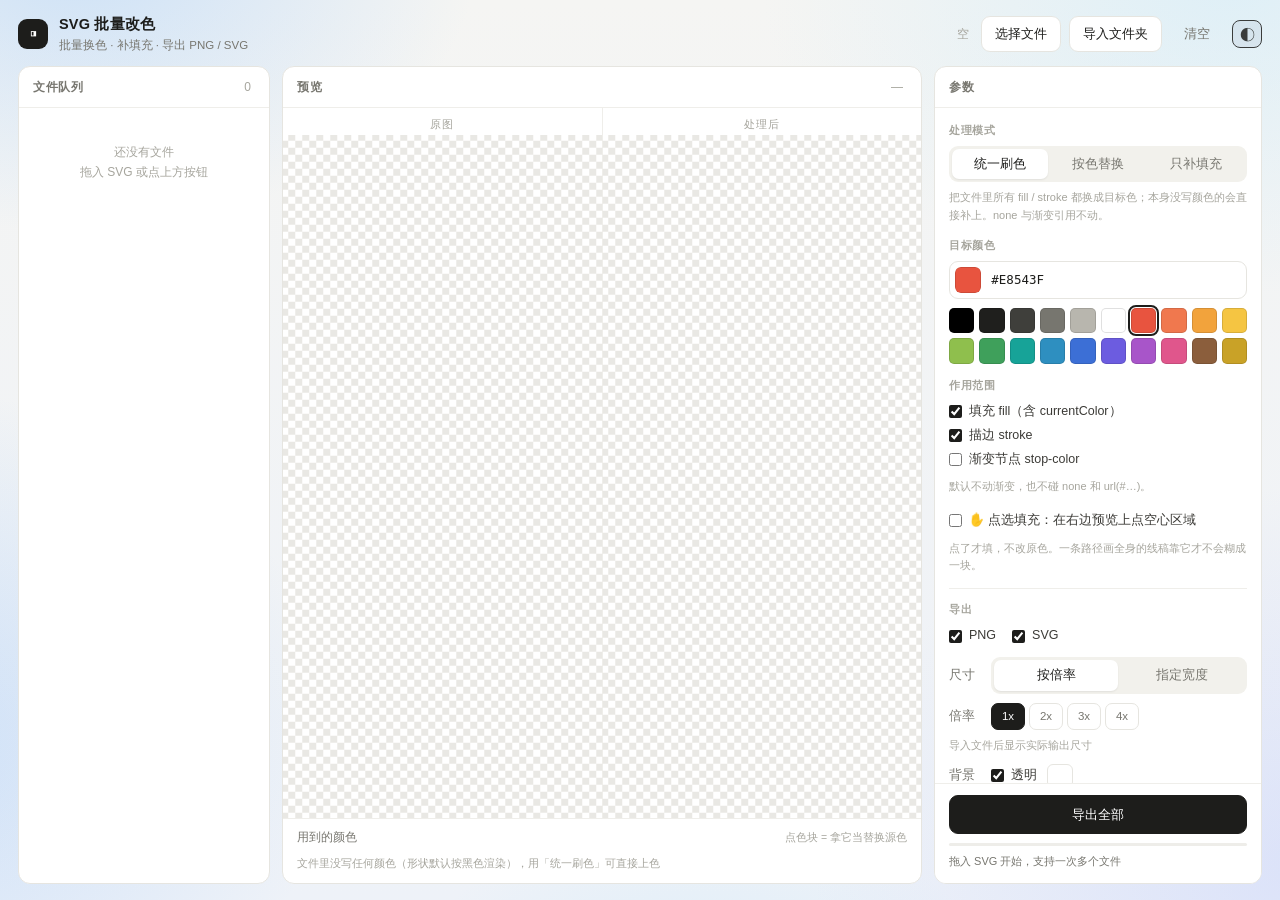
<file: svg-batch-tool.html>
<!DOCTYPE html>
<html lang="zh-CN">
<head>
<meta charset="utf-8">
<link rel="icon" href="favicon.ico" sizes="any">
<link rel="icon" href="favicon.svg" type="image/svg+xml">
<link rel="icon" href="icon-192.png" type="image/png" sizes="192x192">
<link rel="apple-touch-icon" href="apple-touch-icon.png">
<meta name="theme-color" content="#4f6ef2">
<meta name="viewport" content="width=device-width,initial-scale=1">
<meta name="color-scheme" content="light dark">
<title>SVG 批量改色 · 导出</title>
<script>(function(){try{var p=localStorage.getItem('rtb_theme')||'auto';var d=p==='dark'||(p==='auto'&&window.matchMedia&&matchMedia('(prefers-color-scheme: dark)').matches);document.documentElement.setAttribute('data-theme',d?'dark':'light')}catch(e){}})();</script>
<style>
:root{
  --bg:#f5f5f3;
  --surface:#ffffff;
  --line:#e6e5e0;
  --line-soft:#efeeea;
  --text:#1d1d1b;
  --muted:#77766f;
  --faint:#a6a59d;
  --ink:#1d1d1b;
  --radius:12px;
  --checker:repeating-conic-gradient(#e9e8e4 0% 25%,#fff 0% 50%) 50%/14px 14px;
}
*{box-sizing:border-box}
html,body{height:100%}
body{
  margin:0;background:var(--bg);color:var(--text);
  font:14px/1.5 -apple-system,BlinkMacSystemFont,"Segoe UI","PingFang SC","Hiragino Sans GB","Microsoft YaHei",sans-serif;
  -webkit-font-smoothing:antialiased;overflow:hidden;
}
body::before{content:"";position:fixed;inset:0;z-index:-1;pointer-events:none;
  background:
    radial-gradient(620px 440px at 6% -6%,rgba(147,197,253,.42),transparent 65%),
    radial-gradient(720px 480px at 96% -2%,rgba(186,230,253,.38),transparent 65%),
    radial-gradient(680px 540px at -8% 82%,rgba(96,165,250,.24),transparent 65%),
    radial-gradient(760px 580px at 102% 96%,rgba(165,180,252,.26),transparent 65%),
    radial-gradient(520px 380px at 55% 118%,rgba(125,211,252,.20),transparent 65%),
    linear-gradient(180deg,#f5f5f3 0%,#eef2f8 100%)}
button,input,select{font:inherit;color:inherit}
button{cursor:pointer}

/* ---------- top ---------- */
.app{display:grid;grid-template-rows:auto 1fr;height:100vh}
.topbar{display:flex;align-items:center;justify-content:space-between;gap:16px;padding:14px 18px 12px}
.brand{display:flex;align-items:center;gap:11px;min-width:0}
.mark{width:30px;height:30px;border-radius:9px;background:var(--ink);color:#fff;display:grid;place-items:center;font-size:14px;flex:none}
.brand h1{margin:0;font-size:14.5px;font-weight:600;letter-spacing:.2px}
.brand p{margin:1px 0 0;font-size:11.5px;color:var(--muted)}
.tb-actions{display:flex;align-items:center;gap:8px}
.btn{
  border:1px solid var(--line);background:var(--surface);border-radius:9px;
  padding:7px 13px;font-size:13px;transition:.12s;
}
.btn:hover{border-color:var(--faint);background:#fbfbfa}
.btn.ghost{border-color:transparent;background:transparent;color:var(--muted)}
.btn.ghost:hover{background:#eceae5;color:var(--text)}
.btn.solid{background:var(--ink);border-color:var(--ink);color:#fff}
.btn.solid:hover{background:#333331}
.btn:disabled{opacity:.45;cursor:not-allowed}
.stat{font-size:12px;color:var(--faint);margin-right:4px;white-space:nowrap}

/* ---------- layout ---------- */
.layout{
  display:grid;grid-template-columns:252px minmax(320px,1fr) 328px;
  gap:12px;padding:0 18px 16px;min-height:0;
}
.panel{
  background:var(--surface);border:1px solid var(--line);border-radius:var(--radius);
  display:flex;flex-direction:column;min-height:0;overflow:hidden;
}
.phead{
  display:flex;align-items:center;justify-content:space-between;
  padding:11px 14px;border-bottom:1px solid var(--line-soft);flex:none;
}
.phead h2{margin:0;font-size:12px;font-weight:600;color:var(--muted);letter-spacing:.6px}
.pbody{flex:1;min-height:0;overflow:auto}

/* ---------- queue ---------- */
.queue .pbody{padding:6px}
.fitem{
  display:flex;align-items:center;gap:9px;padding:7px 8px;border-radius:9px;
  cursor:pointer;position:relative;
}
.fitem:hover{background:#f7f6f3}
.fitem.on{background:#efeee9}
.fitem .thumb{
  width:32px;height:32px;border-radius:7px;flex:none;border:1px solid var(--line);
  background:var(--checker);display:grid;place-items:center;overflow:hidden;
}
.fitem .thumb img{max-width:88%;max-height:88%;display:block}
.fitem .meta{min-width:0;flex:1}
.fitem .nm{font-size:12.5px;white-space:nowrap;overflow:hidden;text-overflow:ellipsis}
.fitem .sub{font-size:10.5px;color:var(--faint);margin-top:1px}
.fitem .x{
  border:0;background:transparent;color:var(--faint);font-size:15px;line-height:1;
  padding:2px 4px;border-radius:5px;opacity:0;flex:none;
}
.fitem:hover .x{opacity:1}
.fitem .x:hover{background:#e5e3dd;color:var(--text)}
.fitem .ck{accent-color:#1d1d1b;margin:0;flex:none;width:13px;height:13px}
.fitem.bad{opacity:.55}
.empty-list{color:var(--faint);font-size:12px;text-align:center;padding:28px 12px;line-height:1.7}

/* ---------- preview ---------- */
.preview .pbody{display:flex;flex-direction:column;overflow:hidden}
.stage{
  flex:1;min-height:0;display:grid;grid-template-columns:1fr 1fr;gap:1px;background:var(--line-soft);
}
.cell{background:var(--surface);display:flex;flex-direction:column;min-height:0;position:relative}
.cell .cap{
  font-size:10.5px;color:var(--faint);letter-spacing:.8px;padding:9px 0 2px;text-align:center;flex:none;
}
.cell .art{
  flex:1;min-height:0;display:grid;place-items:center;padding:4px 18px 18px;overflow:hidden;
}
.cell .art img{max-width:100%;max-height:100%;display:block}
.cell.orig .art{background:var(--checker)}
.cell.new .art{background:var(--checker)}
.cell.flat .art{background:#fff}

.art.picking{cursor:crosshair}
.art.picking img{outline:1px dashed rgba(0,0,0,.2);outline-offset:5px;border-radius:2px}
.pickbar{
  position:absolute;left:12px;bottom:12px;display:flex;align-items:center;gap:6px;
  background:rgba(255,255,255,.95);border:1px solid var(--line);border-radius:8px;
  padding:4px 6px 4px 10px;font-size:11px;color:var(--muted);box-shadow:0 2px 10px rgba(0,0,0,.07);
}
.pickbar b{color:var(--text);font-weight:600}
.pickbar button{
  border:1px solid var(--line);background:#fff;border-radius:6px;font-size:11px;
  padding:2px 8px;color:var(--muted);
}
.pickbar button:hover{border-color:var(--faint);color:var(--text)}

.palette{
  flex:none;border-top:1px solid var(--line-soft);padding:10px 14px 12px;
}
.palette .pl-top{display:flex;align-items:baseline;justify-content:space-between;margin-bottom:8px}
.palette .pl-top span{font-size:11.5px;color:var(--muted)}
.palette .pl-top em{font-size:10.5px;color:var(--faint);font-style:normal}
.colors{display:flex;flex-wrap:wrap;gap:6px}
.colors .c{
  width:22px;height:22px;border-radius:6px;border:1px solid rgba(0,0,0,.14);
  position:relative;cursor:pointer;flex:none;
}
.colors .c:hover{transform:translateY(-1px)}
.colors .c.on{outline:2px solid var(--ink);outline-offset:1px}
.colors .c .n{
  position:absolute;right:-4px;bottom:-5px;font-size:9px;background:#fff;border:1px solid var(--line);
  border-radius:4px;padding:0 2px;color:var(--muted);line-height:1.35;
}

/* ---------- settings ---------- */
.settings .pbody{padding:14px}
.grp{margin-bottom:13px}
.grp:last-child{margin-bottom:4px}
.glabel{
  display:block;font-size:11px;color:var(--faint);letter-spacing:.7px;margin-bottom:7px;font-weight:600;
}
.seg{display:flex;background:#f2f1ec;border-radius:9px;padding:3px;gap:2px}
.seg button{
  flex:1;border:0;background:transparent;font-size:12.5px;padding:6px 2px;border-radius:7px;
  color:var(--muted);transition:.12s;
}
.seg button.on{background:#fff;color:var(--text);box-shadow:0 1px 2px rgba(0,0,0,.07);font-weight:500}
.hint{font-size:11px;color:var(--faint);margin:7px 0 0;line-height:1.6}
.hint.warn{background:#fdf4f1;border:1px solid #f2dad2;border-radius:8px;padding:7px 9px;color:#8a4b30;line-height:1.65}
.hint.warn b{color:#7a3c22}
.hint.good{color:#2f6b45}
.hint.good b{color:#20563a;font-weight:600}

.row{display:flex;align-items:center;gap:8px}
.colorbox{
  display:flex;align-items:center;gap:8px;border:1px solid var(--line);border-radius:9px;padding:5px 8px 5px 5px;
}
.colorbox input[type=color]{
  width:30px;height:26px;border:0;border-radius:6px;background:transparent;padding:0;cursor:pointer;
}
.colorbox input[type=color]::-webkit-color-swatch-wrapper{padding:0}
.colorbox input[type=color]::-webkit-color-swatch{border:1px solid rgba(0,0,0,.12);border-radius:5px}
.colorbox input[type=text]{
  border:0;background:transparent;font:12.5px/1 ui-monospace,SFMono-Regular,Menlo,monospace;
  width:100%;outline:none;text-transform:uppercase;
}
.presets{display:grid;grid-template-columns:repeat(10,1fr);gap:5px;margin-top:9px}
.presets .p{
  aspect-ratio:1;border-radius:5px;border:1px solid rgba(0,0,0,.12);cursor:pointer;padding:0;
}
.presets .p:hover{transform:scale(1.12)}
.presets .p.on{outline:2px solid var(--ink);outline-offset:1px}

.chk{display:flex;align-items:center;gap:7px;font-size:12.5px;color:#3b3a36;cursor:pointer;line-height:1.9}
.chk input{accent-color:#1d1d1b;width:13px;height:13px;margin:0}
.chk-row{display:flex;gap:16px;flex-wrap:wrap}

.field{display:flex;align-items:center;gap:8px;margin-top:9px;font-size:12.5px}
.field>span:first-child{color:var(--muted);flex:none;width:34px}
.field input[type=text]{
  border:1px solid var(--line);border-radius:8px;padding:5px 8px;font-size:12.5px;
  width:100%;outline:none;background:#fff;
}
.field input[type=text]:focus{border-color:var(--faint)}
.field input[type=number]{
  border:1px solid var(--line);border-radius:8px;padding:4px 7px;font-size:12.5px;
  outline:none;background:#fff;-moz-appearance:textfield;
}
.field input[type=number]:focus{border-color:var(--faint)}
.tiny{font-style:normal;font-size:10.5px;color:var(--faint);line-height:1.45}
.lnk{
  border:0;background:transparent;padding:0;font-size:11px;color:var(--ink);
  border-bottom:1px solid var(--ink);cursor:pointer;
}
.scale-row{display:flex;gap:4px}
.scale-row button{
  border:1px solid var(--line);background:#fff;border-radius:7px;font-size:11.5px;
  padding:4px 7px;color:var(--muted);min-width:34px;
}
.scale-row button.on{background:var(--ink);border-color:var(--ink);color:#fff}
.mini-color{
  width:26px;height:24px;border:1px solid var(--line);border-radius:6px;padding:0;background:transparent;
}
.mini-color::-webkit-color-swatch-wrapper{padding:2px}
.mini-color::-webkit-color-swatch{border:0;border-radius:4px}

.exportbar{margin-top:4px;padding-top:12px;border-top:1px solid var(--line-soft)}
.pfoot{flex:none;border-top:1px solid var(--line-soft);padding:11px 14px 12px;background:#fff}
.pfoot .progress{margin-top:9px}
.pfoot .log{margin-top:7px}
.progress{height:3px;background:#eeede9;border-radius:2px;margin-top:10px;overflow:hidden}
.progress div{height:100%;width:0;background:var(--ink);transition:width .18s}
.log{margin-top:9px;font-size:11px;color:var(--muted);min-height:16px;line-height:1.6}
.log .err{color:#b4342b}
.log .ok{color:#2f6b45}

/* ---------- drop ---------- */
.drop{
  position:fixed;inset:0;background:rgba(245,245,243,.86);backdrop-filter:blur(2px);
  display:none;place-items:center;z-index:50;
}
.drop.on{display:grid}
.drop .in{
  border:2px dashed #b9b7ae;border-radius:18px;padding:44px 60px;font-size:14px;color:var(--muted);background:#fff;
}
@media (max-width:980px){
  body{overflow:auto}
  .app{height:auto;min-height:100vh}
  .layout{grid-template-columns:1fr;padding:0 12px 12px}
  .panel{min-height:auto}
  .stage{min-height:240px}
  .preview .pbody{overflow:visible}
}
@media (max-width:560px){
  .topbar{flex-wrap:wrap;padding:10px 12px 8px;gap:8px}
  .brand h1{font-size:14px}
  .brand p{font-size:10.5px}
  .tb-actions{flex-wrap:wrap;gap:6px;margin-left:auto}
  .tb-actions .btn{padding:8px 10px;font-size:12px}
  .stat{display:none}
  .layout{padding:0 10px 16px}
  .stage{grid-template-columns:1fr;min-height:340px}
  .cell .art{min-height:150px;padding:6px 10px 12px}
  .presets{grid-template-columns:repeat(6,1fr)}
  .phead{padding:9px 12px}
  .settings .pbody{padding:12px}
}
/* 夜间 */
:root[data-theme="dark"]{
  --bg:#0b1220;--surface:#151e30;--line:#2b3a55;--line-soft:#22304a;
  --text:#e2e8f0;--muted:#a8b6cc;--faint:#8291aa;--ink:#93c5fd;
  --checker:repeating-conic-gradient(#242c3a 0% 25%,#1a2231 0% 50%) 50%/14px 14px;
  color-scheme:dark;
}
:root[data-theme="dark"] body::before{background:
  radial-gradient(620px 440px at 6% -6%,rgba(37,99,235,.30),transparent 65%),
  radial-gradient(720px 480px at 96% -2%,rgba(14,116,144,.26),transparent 65%),
  radial-gradient(680px 540px at -8% 82%,rgba(30,64,175,.28),transparent 65%),
  radial-gradient(760px 580px at 102% 96%,rgba(79,70,229,.24),transparent 65%),
  radial-gradient(520px 380px at 55% 118%,rgba(8,145,178,.20),transparent 65%),
  linear-gradient(180deg,#0b1220 0%,#0e1729 100%)}
:root[data-theme="dark"] .mark,
:root[data-theme="dark"] .btn.solid{color:#0b1220}
:root[data-theme="dark"] .btn:hover{background:#1e2b42;border-color:#405273}
:root[data-theme="dark"] .btn.ghost:hover{background:#22304a;color:var(--text)}
:root[data-theme="dark"] .btn.solid:hover{background:#60a5fa;border-color:#60a5fa}
:root[data-theme="dark"] .fitem:hover{background:#1e2b42}
:root[data-theme="dark"] .fitem.on{background:#1b2b47}
:root[data-theme="dark"] .fitem .x:hover{background:#2b3a55;color:var(--text)}
:root[data-theme="dark"] .fitem .ck,
:root[data-theme="dark"] .chk input{accent-color:#60a5fa}
:root[data-theme="dark"] .cell.flat .art{background:#0f1727}
:root[data-theme="dark"] .pickbar{background:rgba(21,30,48,.95)}
:root[data-theme="dark"] .pickbar button{background:#1a2436;color:var(--text)}
:root[data-theme="dark"] .colors .c .n{background:#151e30}
:root[data-theme="dark"] .seg{background:#101827}
:root[data-theme="dark"] .seg button.on{background:#24324a;color:var(--text)}
:root[data-theme="dark"] .hint.warn{background:#3a2418;border-color:#6b4327;color:#f0b58a}
:root[data-theme="dark"] .hint.warn b{color:#ffd0a8}
:root[data-theme="dark"] .hint.good{color:#86efac}
:root[data-theme="dark"] .hint.good b{color:#bbf7d0}
:root[data-theme="dark"] .field input[type=text],
:root[data-theme="dark"] .field input[type=number]{background:#101827;color:var(--text)}
:root[data-theme="dark"] .chk{color:var(--muted)}
:root[data-theme="dark"] .scale-row button{background:#101827}
:root[data-theme="dark"] .scale-row button.on{background:var(--ink);border-color:var(--ink);color:#0b1220}
:root[data-theme="dark"] .pfoot{background:#151e30}
:root[data-theme="dark"] .progress{background:#24324a}
:root[data-theme="dark"] .drop{background:rgba(11,18,32,.86)}
:root[data-theme="dark"] .drop .in{background:#151e30;border-color:#405273;color:var(--text)}
</style>
</head>
<body>
<div class="app">
  <header class="topbar">
    <div class="brand">
      <div class="mark">◨</div>
      <div>
        <h1>SVG 批量改色</h1>
        <p>批量换色 · 补填充 · 导出 PNG / SVG</p>
      </div>
    </div>
    <div class="tb-actions">
      <span class="stat" id="stat">空</span>
      <button class="btn" id="btnAdd">选择文件</button>
      <button class="btn" id="btnDir">导入文件夹</button>
      <button class="btn ghost" id="btnClear">清空</button>
    </div>
  </header>

  <div class="layout">
    <aside class="panel queue">
      <div class="phead"><h2>文件队列</h2><span class="stat" id="qCount">0</span></div>
      <div class="pbody" id="fileList">
        <div class="empty-list">还没有文件<br>拖入 SVG 或点上方按钮</div>
      </div>
    </aside>

    <section class="panel preview">
      <div class="phead">
        <h2>预览</h2>
        <span class="stat" id="previewMeta">—</span>
      </div>
      <div class="pbody">
        <div class="stage">
          <div class="cell orig">
            <div class="cap">原图</div>
            <div class="art"><img id="imgOrig" alt=""></div>
          </div>
          <div class="cell new" id="newCell">
            <div class="cap">处理后</div>
            <div class="art" id="artNew"><img id="imgNew" alt=""></div>
            <div class="pickbar" id="pickbar" style="display:none">
              <span>已点选 <b id="pickCount">0</b> 处</span>
              <button type="button" id="pickUndo">撤销</button>
              <button type="button" id="pickClear">清空</button>
            </div>
          </div>
        </div>
        <div class="palette">
          <div class="pl-top">
            <span>用到的颜色</span>
            <em>点色块 = 拿它当替换源色</em>
          </div>
          <div class="colors" id="colorList"></div>
        </div>
      </div>
    </section>

    <aside class="panel settings">
      <div class="phead"><h2>参数</h2></div>
      <div class="pbody">
        <div class="grp">
          <label class="glabel">处理模式</label>
          <div class="seg" id="modeSeg">
            <button data-mode="all">统一刷色</button>
            <button data-mode="replace">按色替换</button>
            <button data-mode="fillonly">只补填充</button>
          </div>
          <p class="hint" id="modeHint"></p>
        </div>

        <div class="grp" id="replaceGrp" style="display:none">
          <label class="glabel">要被替换的颜色</label>
          <div class="colorbox">
            <input type="color" id="srcPicker" value="#000000">
            <input type="text" id="srcHex" value="" placeholder="从下方色板点选">
          </div>
          <div class="field" style="margin-top:7px">
            <span>容差</span>
            <input type="number" id="tol" min="0" max="60" step="1" value="12" style="width:58px">
            <em class="tiny">0 = 精确匹配</em>
          </div>
          <p class="hint" id="matchHint"></p>
        </div>

        <div class="grp">
          <label class="glabel">目标颜色</label>
          <div class="colorbox">
            <input type="color" id="colorPicker" value="#e8543f">
            <input type="text" id="hexInput" value="#E8543F">
          </div>
          <div class="presets" id="presets"></div>
        </div>

        <div class="grp">
          <label class="glabel">作用范围</label>
          <label class="chk"><input type="checkbox" id="optFill" checked> 填充 fill（含 currentColor）</label>
          <label class="chk"><input type="checkbox" id="optStroke" checked> 描边 stroke</label>
          <label class="chk"><input type="checkbox" id="optGradient"> 渐变节点 stop-color</label>
          <p class="hint">默认不动渐变，也不碰 none 和 url(#…)。</p>
        </div>

        <div class="grp">
          <label class="chk"><input type="checkbox" id="optPick"> ✋ 点选填充：在右边预览上点空心区域</label>
          <p class="hint">点了才填，不改原色。一条路径画全身的线稿靠它才不会糊成一块。</p>
        </div>

        <div class="exportbar">
          <label class="glabel">导出</label>
          <div class="chk-row" style="margin-bottom:4px">
            <label class="chk"><input type="checkbox" id="outPng" checked> PNG</label>
            <label class="chk"><input type="checkbox" id="outSvg" checked> SVG</label>
          </div>

          <div class="field">
            <span>尺寸</span>
            <div class="seg" id="sizeSeg" style="flex:1">
              <button data-m="scale" class="on">按倍率</button>
              <button data-m="width">指定宽度</button>
            </div>
          </div>

          <div class="field" id="scaleField">
            <span>倍率</span>
            <div class="scale-row" id="scaleRow">
              <button data-s="1" class="on">1x</button>
              <button data-s="2">2x</button>
              <button data-s="3">3x</button>
              <button data-s="4">4x</button>
            </div>
          </div>

          <div class="field" id="widthField" style="display:none">
            <span>宽度</span>
            <input type="number" id="outWidth" min="8" max="4096" step="1" value="512" style="width:78px">
            <em class="tiny">px，高度按比例算</em>
          </div>
          <p class="hint" id="sizeHint"></p>

          <div class="field">
            <span>背景</span>
            <label class="chk" style="margin-right:2px"><input type="checkbox" id="bgTrans" checked> 透明</label>
            <input type="color" class="mini-color" id="bgColor" value="#ffffff" disabled>
          </div>

          <div class="field">
            <span>前缀</span>
            <input type="text" id="prefix" placeholder="比如 icon-">
          </div>
          <div class="field">
            <span>后缀</span>
            <input type="text" id="suffix" placeholder="比如 -light">
          </div>
        </div>
      </div>
      <div class="pfoot">
        <button class="btn solid" id="btnExport" style="width:100%;padding:9px">导出全部</button>
        <div class="progress"><div id="bar"></div></div>
        <div class="log" id="log"></div>
      </div>
    </aside>
  </div>
</div>

<div class="drop" id="drop"><div class="in">松开，导入 SVG 文件</div></div>
<input type="file" id="fileInput" accept=".svg,image/svg+xml" multiple hidden>
<input type="file" id="dirInput" webkitdirectory directory multiple hidden>

<script>
(function(){
"use strict";

/* ============ 基础工具 ============ */
const $ = s => document.querySelector(s);
const NS = "http://www.w3.org/2000/svg";
const enc = new TextEncoder();

let _seq = 0;
const uid = () => "f" + (++_seq);

function fmtSize(n){
  if(n < 1024) return n + " B";
  return (n/1024).toFixed(1) + " KB";
}
function errMsg(e){ return (e && e.message) ? e.message : String(e); }

/* ============ 颜色归一化 ============ */
let _cx = null;
function normalizeColor(v){
  if(v == null) return null;
  let s = String(v).trim();
  if(!s) return null;
  const low = s.toLowerCase();
  if(low === "none" || low === "transparent" || low === "inherit" ||
     low === "currentcolor" || low === "initial" || low === "unset" || low === "context-fill"){
    return null;
  }
  if(/^(url\(|var\(|context-)/i.test(low)) return null;

  if(/^#[0-9a-f]{3}$/.test(low)){
    s = "#" + low.slice(1).split("").map(c => c + c).join("");
  } else if(/^#[0-9a-f]{6}$/.test(low)){
    s = low;
  } else if(/^#[0-9a-f]{8}$/.test(low)){
    s = low.slice(0, 7);
  } else {
    if(!_cx) _cx = document.createElement("canvas").getContext("2d");
    _cx.fillStyle = "#010203";
    _cx.fillStyle = s;
    const out = String(_cx.fillStyle).toLowerCase();
    if(out === "#010203" && low !== "#010203"){
      return low === "rgb(1,2,3)" ? "#010203" : null;
    }
    if(/^#[0-9a-f]{6}$/.test(out)){
      s = out;
    } else if(out.indexOf("rgba(") === 0){
      const p = out.slice(5, -1).split(",").map(x => x.trim());
      const a = parseFloat(p[3]);
      if(a >= 0.999){
        s = "#" + p.slice(0,3).map(x => (+x).toString(16).padStart(2,"0")).join("");
      } else {
        return "rgba(" + p.slice(0,3).join(",") + "," + a + ")";
      }
    } else if(out.indexOf("rgb(") === 0){
      const p = out.slice(4, -1).split(",").map(x => parseInt(x, 10));
      s = "#" + p.map(x => x.toString(16).padStart(2,"0")).join("");
    } else {
      return null;
    }
  }
  return s;
}
function isNoneish(v){
  if(v == null) return true;
  const t = String(v).trim().toLowerCase();
  return t === "none" || t === "transparent";
}

/* ============ SVG 解析 / 序列化 ============ */
function parseSvg(text){
  text = String(text).replace(/^\uFEFF/, "");
  let doc = null;
  try {
    doc = new DOMParser().parseFromString(text, "image/svg+xml");
  } catch(e){ doc = null; }

  let root = doc ? doc.documentElement : null;
  const broken = !root || root.nodeName.toLowerCase() === "parsererror" || !!doc.querySelector("parsererror");
  if(broken){
    const h = new DOMParser().parseFromString(text, "text/html");
    const svg = h.querySelector("svg");
    if(!svg) throw new Error("不是有效的 SVG");
    const d2 = document.implementation.createDocument(NS, "svg", null);
    const imported = d2.importNode(svg, true);
    d2.replaceChild(imported, d2.documentElement);
    imported.setAttribute("xmlns", NS);
    doc = d2;
    root = imported;
  }
  if(!root || root.nodeName.toLowerCase() !== "svg") throw new Error("根节点不是 <svg>");
  if(!root.getAttribute("xmlns")) root.setAttribute("xmlns", NS);
  return doc;
}

// "256" / "256px" → 256；"100%" / 空 → NaN
function pxOf(v){
  if(v == null) return NaN;
  const m = /^\s*\+?\d*\.?\d+\s*(px)?\s*$/i.exec(String(v));
  return m ? parseFloat(v) : NaN;
}

// 文件声明的像素尺寸：有 width/height 就用它，这才是「原图多大」；
// 只有 viewBox 的（比如只写了 viewBox="0 0 24 24"）才退回用户坐标，这种情况通常要手动指定宽度。
function naturalSize(doc){
  const root = doc.documentElement;
  const w = pxOf(root.getAttribute("width"));
  const h = pxOf(root.getAttribute("height"));
  if(isFinite(w) && isFinite(h) && w > 0 && h > 0) return { w, h };
  const vb = viewBoxOf(doc);
  return { w: vb.w, h: vb.h };
}

// viewBox 的完整矩形（点选填充要按用户坐标铺遮罩）
function viewBoxOf(doc){
  const root = doc.documentElement;
  const raw = (root.getAttribute("viewBox") || "").trim();
  if(raw){
    const v = raw.split(/[\s,]+/).map(Number);
    if(v.length === 4 && isFinite(v[0]) && isFinite(v[1]) && v[2] > 0 && v[3] > 0){
      return { x: v[0], y: v[1], w: v[2], h: v[3] };
    }
  }
  const w = pxOf(root.getAttribute("width"));
  const h = pxOf(root.getAttribute("height"));
  if(isFinite(w) && isFinite(h) && w > 0 && h > 0) return { x: 0, y: 0, w, h };
  return { x: 0, y: 0, w: 256, h: 256 };
}

function serialize(doc, size){
  const clone = doc.documentElement.cloneNode(true);
  if(size){
    const nat = naturalSize(doc);
    if(!clone.getAttribute("viewBox")){
      clone.setAttribute("viewBox", "0 0 " + nat.w + " " + nat.h);
    }
    clone.setAttribute("width", String(size.w));
    clone.setAttribute("height", String(size.h));
  }
  if(!clone.getAttribute("xmlns")) clone.setAttribute("xmlns", NS);
  return new XMLSerializer().serializeToString(clone);
}

/* ============ CSS 颜色重写 ============ */
const COLOR_PROP = /^(stop-color|flood-color|lighting-color|fill|stroke|color)$/i;
function rewriteCss(css, fn, onHit){
  return String(css).replace(/([a-z-]*color|fill|stroke)\s*:\s*([^;}]+)/gi, function(m, prop, raw){
    if(!COLOR_PROP.test(prop)) return m;
    const impMatch = /\s*!\s*important\s*$/i.exec(raw);
    const imp = impMatch ? " !important" : "";
    const val = (impMatch ? raw.slice(0, impMatch.index) : raw).trim();
    const nv = fn(prop.toLowerCase(), val);
    if(nv){
      if(onHit) onHit();
      return prop + ":" + nv + imp;
    }
    return m;
  });
}

/* ============ 颜色比对（带容差） ============ */
function hexToRgb(h){
  if(!h || h[0] !== "#" || h.length < 7) return null;
  return [parseInt(h.slice(1,3),16), parseInt(h.slice(3,5),16), parseInt(h.slice(5,7),16)];
}
// 返回两色之间的最大通道差（0~255）；非十六进制（如 rgba）只能精确比
function colorDistance(a, b){
  if(!a || !b) return 999;
  if(a === b) return 0;
  const ra = hexToRgb(a), rb = hexToRgb(b);
  if(!ra || !rb) return 999;
  return Math.max(Math.abs(ra[0]-rb[0]), Math.abs(ra[1]-rb[1]), Math.abs(ra[2]-rb[2]));
}

/* ============ 三种改色 ============ */
const ATTRS = ["fill","stroke","stop-color","flood-color","lighting-color","color"];

function rewriteDoc(doc, fn, stats){
  const bump = function(){ if(stats) stats.hits++; };
  const all = doc.querySelectorAll("*");
  for(let i = 0; i < all.length; i++){
    const el = all[i];
    for(let k = 0; k < ATTRS.length; k++){
      const a = ATTRS[k];
      if(!el.hasAttribute(a)) continue;
      const v = el.getAttribute(a);
      const nv = fn(a, v);
      if(nv && nv !== v){ el.setAttribute(a, nv); bump(); }
    }
    const st = el.getAttribute("style");
    if(st){
      const ns = rewriteCss(st, fn, bump);
      if(ns !== st) el.setAttribute("style", ns);
    }
  }
  const styles = doc.querySelectorAll("style");
  for(let i = 0; i < styles.length; i++){
    const t = styles[i].textContent;
    const nt = rewriteCss(t, fn, bump);
    if(nt !== t) styles[i].textContent = nt;
  }
}

function gate(cfg, prop){
  if(prop === "stroke") return cfg.opt.stroke;
  if(prop === "fill" || prop === "color") return cfg.opt.fill;
  return cfg.opt.gradient;
}

function applyAll(doc, cfg, stats){
  rewriteDoc(doc, function(prop, val){
    if(!normalizeColor(val)) return null;
    if(!gate(cfg, prop)) return null;
    return cfg.target;
  }, stats);
  applyDefaults(doc, cfg, stats);
}

function applyReplace(doc, cfg, stats){
  const src = normalizeColor(cfg.source);
  if(!src) return;
  const tol = Math.max(0, Number(cfg.tol) || 0);
  rewriteDoc(doc, function(prop, val){
    const n = normalizeColor(val);
    if(!n) return null;
    if(colorDistance(n, src) > tol) return null;
    if(!gate(cfg, prop)) return null;
    return cfg.target;
  }, stats);
  // 选的是黑（或接近黑）时，那些「没写颜色、实际就显示成黑」的形状也算命中
  if(colorDistance("#000000", src) <= tol) applyDefaults(doc, cfg, stats);
}

const SKIP_TAGS = /^(style|script|title|desc|metadata)$/i;
const FILLABLE = { path:1, rect:1, circle:1, ellipse:1, polygon:1, polyline:1, text:1, tspan:1, textpath:1, use:1 };

// 逐元素算出「继承下来实际生效的 fill / stroke 声明」
// null 表示整条继承链都没写 —— fill 此时按默认黑色填充、stroke 为 none，
// 这种文件没有任何颜色属性可以改写，必须单独补色
function walkPaint(doc, cb){
  (function visit(node, inf, ins){
    let fill = inf, stroke = ins, fStyle = false, sStyle = false;
    if(node.hasAttribute("fill")) fill = node.getAttribute("fill");
    if(node.hasAttribute("stroke")) stroke = node.getAttribute("stroke");
    const st = node.getAttribute("style") || "";
    let m = /(?:^|;)\s*fill\s*:\s*([^;]+)/i.exec(st);
    if(m){ fill = m[1].replace(/!\s*important/i, "").trim(); fStyle = true; }
    m = /(?:^|;)\s*stroke\s*:\s*([^;]+)/i.exec(st);
    if(m){ stroke = m[1].replace(/!\s*important/i, "").trim(); sStyle = true; }
    cb(node, fill, stroke, fStyle, sStyle);
    const kids = node.children || [];
    for(let i = 0; i < kids.length; i++){
      if(!SKIP_TAGS.test(kids[i].tagName || "")) visit(kids[i], fill, stroke);
    }
  })(doc.documentElement, null, null);
}

// 文件里有没有定义 color：没定义时 currentColor 实际渲染成黑
function hasColorDef(doc){
  const all = doc.querySelectorAll("*");
  for(let i = 0; i < all.length; i++){
    if(all[i].hasAttribute("color")) return true;
    if(/(?:^|;)\s*color\s*:/i.test(all[i].getAttribute("style") || "")) return true;
  }
  const styles = doc.querySelectorAll("style");
  for(let i = 0; i < styles.length; i++){
    if(/(?:^|[;{\s])color\s*:/i.test(styles[i].textContent)) return true;
  }
  return false;
}

function isCurrentColor(v){
  return /^currentcolor$/i.test(String(v == null ? "" : v).trim());
}

// 给「没有颜色可改」的文件上色：
//  - fill 完全没写 -> 显式补上目标色（浏览器原本当作黑色）
//  - 只写了 currentColor 又没定义 color -> 同样按黑色处理，fill 和 stroke 都换
// 明确写了 fill="none" 的形状一律不动
function applyDefaults(doc, cfg, stats){
  if(!cfg.opt.fill && !cfg.opt.stroke) return;
  const colored = hasColorDef(doc);
  walkPaint(doc, function(node, fill, stroke, fStyle, sStyle){
    // 1) currentColor 且文件里没定义 color：实际渲染就是黑
    if(!colored){
      if(cfg.opt.fill && isCurrentColor(fill)){
        let hit = false;
        if(isCurrentColor(node.getAttribute("fill"))){
          node.setAttribute("fill", cfg.target); hit = true;
        }
        if(fStyle){
          const st = node.getAttribute("style") || "";
          const ns = st.replace(/(fill\s*:\s*)(currentcolor)/gi, "$1" + cfg.target);
          if(ns !== st){ node.setAttribute("style", ns); hit = true; }
        }
        if(hit && stats) stats.hits++;
      }
      if(cfg.opt.stroke && isCurrentColor(stroke)){
        let hit = false;
        if(isCurrentColor(node.getAttribute("stroke"))){
          node.setAttribute("stroke", cfg.target); hit = true;
        }
        if(sStyle){
          const st = node.getAttribute("style") || "";
          const ns = st.replace(/(stroke\s*:\s*)(currentcolor)/gi, "$1" + cfg.target);
          if(ns !== st){ node.setAttribute("style", ns); hit = true; }
        }
        if(hit && stats) stats.hits++;
      }
    }

    // 2) fill 完全没写：浏览器按默认黑填充，显式补上目标色
    const tag = node.tagName ? node.tagName.toLowerCase() : "";
    if(!cfg.opt.fill || !FILLABLE[tag] || fill !== null) return;
    node.setAttribute("fill", cfg.target);
    if(stats) stats.hits++;
  });

  // 3) <style> 块里写 fill:currentColor 的（属性层改不到），一样按黑色处理
  if(!colored){
    const styles = doc.querySelectorAll("style");
    for(let i = 0; i < styles.length; i++){
      const t = styles[i].textContent;
      let n = 0;
      const nt = t.replace(/(fill|stroke)(\s*:\s*)(currentcolor)/gi, function(m0, prop, sep){
        const p = prop.toLowerCase();
        if(p === "fill" && !cfg.opt.fill) return m0;
        if(p === "stroke" && !cfg.opt.stroke) return m0;
        n++;
        return prop + sep + cfg.target;
      });
      if(nt !== t){ styles[i].textContent = nt; if(stats) stats.hits += n; }
    }
  }
}

function applyFillOnly(doc, cfg, stats){
  const bump = function(){ if(stats) stats.hits++; };
  (function visit(node, inherited){
    let fill = inherited;
    const a = node.getAttribute("fill");
    if(a != null) fill = a;
    const st = node.getAttribute("style");
    if(st){
      const m = /(?:^|;)\s*fill\s*:\s*([^;]+)/i.exec(st);
      if(m) fill = m[1].replace(/!important/i, "").trim();
    }
    const tag = node.tagName ? node.tagName.toLowerCase() : "";
    if(FILLABLE[tag] && isNoneish(fill)){
      node.setAttribute("fill", cfg.target);
      if(st && /fill\s*:/i.test(st)){
        node.setAttribute("style", st.replace(/(fill\s*:\s*)(none|transparent)/gi, "$1" + cfg.target));
      }
      bump();
      fill = cfg.target;
    }
    const kids = node.children || [];
    for(let i = 0; i < kids.length; i++){
      if(!SKIP_TAGS.test(kids[i].tagName || "")) visit(kids[i], fill);
    }
  })(doc.documentElement, "#000000");

  const styles = doc.querySelectorAll("style");
  for(let i = 0; i < styles.length; i++){
    const t = styles[i].textContent;
    let n = 0;
    const nt = t.replace(/(fill\s*:\s*)(none|transparent)\b/gi, function(m0, p1){
      n++;
      return p1 + cfg.target;
    });
    if(nt !== t){ styles[i].textContent = nt; if(stats) stats.hits += n; }
  }
}

function processText(text, cfg){
  const doc = parseSvg(text);
  const stats = { hits: 0 };
  if(cfg.mode === "pick"){ /* 点选填充不改原色 */ }
  else if(cfg.mode === "replace") applyReplace(doc, cfg, stats);
  else if(cfg.mode === "fillonly") applyFillOnly(doc, cfg, stats);
  else applyAll(doc, cfg, stats);
  return { doc: doc, hits: stats.hits };
}

/* ============ 调色板统计 ============ */
function collectColors(doc){
  const map = new Map();
  const add = v => {
    const n = normalizeColor(v);
    if(!n) return;
    map.set(n, (map.get(n) || 0) + 1);
  };
  const scan = css => css.replace(/([a-z-]*color|fill|stroke)\s*:\s*([^;}]+)/gi, function(m, prop, raw){
    if(COLOR_PROP.test(prop)) add(raw.replace(/!\s*important/i, "").trim());
    return m;
  });
  const all = doc.querySelectorAll("*");
  for(let i = 0; i < all.length; i++){
    const el = all[i];
    for(let k = 0; k < ATTRS.length; k++){
      if(el.hasAttribute(ATTRS[k])) add(el.getAttribute(ATTRS[k]));
    }
    const st = el.getAttribute("style");
    if(st) scan(st);
  }
  const styles = doc.querySelectorAll("style");
  for(let i = 0; i < styles.length; i++) scan(styles[i].textContent);

  // 压根没写 fill 的形状，浏览器按默认黑色填充，也记成「黑色」，
  // 否则这类文件在调色板里一片空白，看着像没东西可改
  const colored = hasColorDef(doc);
  let bare = 0;
  walkPaint(doc, function(node, fill, stroke){
    const tag = node.tagName ? node.tagName.toLowerCase() : "";
    if(!FILLABLE[tag]) return;
    if(fill === null || (isCurrentColor(fill) && !colored)) bare++;
    else if(isCurrentColor(stroke) && !colored) bare++;
  });
  if(bare) map.set("#000000", (map.get("#000000") || 0) + bare);

  return map;
}

/* ============ 栅格化 ============ */
function loadImg(url){
  return new Promise(function(res, rej){
    const img = new Image();
    img.onload = () => res(img);
    img.onerror = () => rej(new Error("浏览器无法渲染这个 SVG（可能含外部资源）"));
    img.decoding = "sync";
    img.src = url;
  });
}

async function rasterize(svgText, pxW, pxH, bg){
  const blob = new Blob([svgText], { type: "image/svg+xml;charset=utf-8" });
  const url = URL.createObjectURL(blob);
  try {
    const img = await loadImg(url);
    const canvas = document.createElement("canvas");
    canvas.width = Math.max(1, Math.round(pxW));
    canvas.height = Math.max(1, Math.round(pxH));
    const ctx = canvas.getContext("2d");
    if(bg){
      ctx.fillStyle = bg;
      ctx.fillRect(0, 0, canvas.width, canvas.height);
    }
    ctx.drawImage(img, 0, 0, canvas.width, canvas.height);
    const out = await new Promise(r => canvas.toBlob(r, "image/png"));
    if(!out) throw new Error("PNG 编码失败");
    return out;
  } finally {
    URL.revokeObjectURL(url);
  }
}

/* ============ 点选填充：洪水填充算区域 ============ */
const PICK_RES = 512;   // 遮罩渲染长边像素

async function renderPixels(svgText, W, H){
  const blob = new Blob([svgText], { type: "image/svg+xml;charset=utf-8" });
  const url = URL.createObjectURL(blob);
  try {
    const img = await loadImg(url);
    const canvas = document.createElement("canvas");
    canvas.width = W;
    canvas.height = H;
    const ctx = canvas.getContext("2d");
    ctx.drawImage(img, 0, 0, W, H);
    return ctx.getImageData(0, 0, W, H);
  } finally {
    URL.revokeObjectURL(url);
  }
}

// 从 (sx,sy) 出发，沿着「不透明的笔画」围成的连通空白区扩散
function floodRegion(imgData, W, H, sx, sy){
  const d = imgData.data;
  const free = i => d[i * 4 + 3] < 40;

  let x0 = Math.round(sx), y0 = Math.round(sy);
  if(x0 < 0 || y0 < 0 || x0 >= W || y0 >= H) return { ok:false, reason:"outside" };
  if(!free(y0 * W + x0)){
    // 落在描边上时，向外找最近的一个空点，避免点偏一点就失败
    let found = null;
    for(let r = 1; r <= 6 && !found; r++){
      for(let dy = -r; dy <= r && !found; dy++){
        for(let dx = -r; dx <= r && !found; dx++){
          const x = x0 + dx, y = y0 + dy;
          if(x < 1 || y < 1 || x >= W - 1 || y >= H - 1) continue;
          if(free(y * W + x)) found = [x, y];
        }
      }
    }
    if(!found) return { ok:false, reason:"wall" };
    x0 = found[0]; y0 = found[1];
  }

  const mask = new Uint8Array(W * H);
  const stack = new Int32Array(W * H);
  let sp = 0, count = 0, border = false;
  let minX = W, maxX = -1, minY = H, maxY = -1;
  const start = y0 * W + x0;
  mask[start] = 1;
  stack[sp++] = start;

  while(sp > 0){
    const p = stack[--sp];
    const x = p % W, y = (p - x) / W;
    count++;
    if(x < minX) minX = x;
    if(x > maxX) maxX = x;
    if(y < minY) minY = y;
    if(y > maxY) maxY = y;
    if(x === 0 || y === 0 || x === W - 1 || y === H - 1) border = true;
    if(x > 0){ const q = p - 1; if(!mask[q] && free(q)){ mask[q] = 1; stack[sp++] = q; } }
    if(x < W - 1){ const q = p + 1; if(!mask[q] && free(q)){ mask[q] = 1; stack[sp++] = q; } }
    if(y > 0){ const q = p - W; if(!mask[q] && free(q)){ mask[q] = 1; stack[sp++] = q; } }
    if(y < H - 1){ const q = p + W; if(!mask[q] && free(q)){ mask[q] = 1; stack[sp++] = q; } }
  }
  return { ok:true, mask, count, border, W, H, minX, maxX, minY, maxY };
}

// 从画布四边灌进来，标出「图标外面的空白」，用来给外扩的填充画红线
function floodOutside(imgData, W, H){
  const d = imgData.data;
  const free = i => d[i * 4 + 3] < 40;
  const bg = new Uint8Array(W * H);
  const stack = new Int32Array(W * H);
  let sp = 0;
  function push(i){
    if(!bg[i] && free(i)){ bg[i] = 1; stack[sp++] = i; }
  }
  for(let x = 0; x < W; x++){ push(x); push((H - 1) * W + x); }
  for(let y = 0; y < H; y++){ push(y * W); push(y * W + W - 1); }
  while(sp > 0){
    const p = stack[--sp];
    const x = p % W, y = (p - x) / W;
    if(x > 0) push(p - 1);
    if(x < W - 1) push(p + 1);
    if(y > 0) push(p - W);
    if(y < H - 1) push(p + W);
  }
  return bg;
}

// 把区域向外长 r 像素：让填充钻到描边底下去，避免「填充和线条之间有一条白缝」
function dilateMask(mask, W, H, r){
  if(r <= 0) return mask;
  const tmp = new Uint8Array(W * H);
  const out = new Uint8Array(W * H);
  for(let y = 0; y < H; y++){
    const base = y * W;
    let last = -1e9;
    for(let x = 0; x < W; x++){
      if(mask[base + x]) last = x;
      if(x - last <= r) tmp[base + x] = 1;
    }
    last = 1e9;
    for(let x = W - 1; x >= 0; x--){
      if(mask[base + x]) last = x;
      if(last - x <= r) tmp[base + x] = 1;
    }
  }
  for(let x = 0; x < W; x++){
    let last = -1e9;
    for(let y = 0; y < H; y++){
      if(tmp[y * W + x]) last = y;
      if(y - last <= r) out[y * W + x] = 1;
    }
    last = 1e9;
    for(let y = H - 1; y >= 0; y--){
      if(tmp[y * W + x]) last = y;
      if(last - y <= r) out[y * W + x] = 1;
    }
  }
  return out;
}

// 取图标本身的描边粗细（多数线稿写在根节点上），用来决定填充要钻进描边多深
function rootStrokeWidth(doc){
  const root = doc.documentElement;
  let sw = parseFloat(root.getAttribute("stroke-width"));
  if(!isFinite(sw) || sw <= 0){
    const m = /stroke-width\s*:\s*([\d.]+)/i.exec(root.getAttribute("style") || "");
    if(m) sw = parseFloat(m[1]);
  }
  if(!isFinite(sw) || sw <= 0){
    // 有的图标把 stroke-width 写在每个 path 上
    const els = doc.querySelectorAll("[stroke-width]");
    for(let i = 0; i < els.length; i++){
      const v = parseFloat(els[i].getAttribute("stroke-width"));
      if(isFinite(v) && v > sw) sw = v;
    }
  }
  if(!isFinite(sw) || sw <= 0) sw = 0;
  return Math.min(sw, 10);
}

// 只截取区域外框做遮罩，避免整张画布都塞进 SVG
function cropMask(mask, reg, vb){
  const pad = 2;
  const x0 = Math.max(0, reg.minX - pad);
  const y0 = Math.max(0, reg.minY - pad);
  const x1 = Math.min(reg.W - 1, reg.maxX + pad);
  const y1 = Math.min(reg.H - 1, reg.maxY + pad);
  const cw = x1 - x0 + 1;
  const ch = y1 - y0 + 1;
  const k = Math.min(1, 384 / Math.max(cw, ch));
  const ow = Math.max(1, Math.round(cw * k));
  const oh = Math.max(1, Math.round(ch * k));

  const canvas = document.createElement("canvas");
  canvas.width = ow;
  canvas.height = oh;
  const ctx = canvas.getContext("2d");
  const id = ctx.createImageData(ow, oh);
  const d = id.data;
  for(let y = 0; y < oh; y++){
    const sy = y0 + Math.min(ch - 1, Math.floor(y / k));
    const rowBase = sy * reg.W;
    for(let x = 0; x < ow; x++){
      const sx = x0 + Math.min(cw - 1, Math.floor(x / k));
      if(mask[rowBase + sx]){
        const j = (y * ow + x) * 4;
        d[j] = 255; d[j+1] = 255; d[j+2] = 255; d[j+3] = 255;
      }
    }
  }
  ctx.putImageData(id, 0, 0);
  return {
    url: canvas.toDataURL("image/png"),
    x: vb.x + (x0 / reg.W) * vb.w,
    y: vb.y + (y0 / reg.H) * vb.h,
    w: (cw / reg.W) * vb.w,
    h: (ch / reg.H) * vb.h
  };
}

// 把点选出来的区域铺进 SVG：遮罩 + 色块，始终垫在内容最底层
function applyPicks(doc, picks, color){
  if(!picks || !picks.length) return;
  const root = doc.documentElement;
  let defs = root.querySelector("defs");
  if(!defs){
    defs = doc.createElementNS(NS, "defs");
    root.insertBefore(defs, root.firstChild);
  }
  picks.forEach(function(p, i){
    const mid = "wbpick" + i;
    const mask = doc.createElementNS(NS, "mask");
    mask.setAttribute("id", mid);
    mask.setAttribute("maskUnits", "userSpaceOnUse");
    mask.setAttribute("x", p.x);
    mask.setAttribute("y", p.y);
    mask.setAttribute("width", p.w);
    mask.setAttribute("height", p.h);
    const im = doc.createElementNS(NS, "image");
    im.setAttribute("x", p.x);
    im.setAttribute("y", p.y);
    im.setAttribute("width", p.w);
    im.setAttribute("height", p.h);
    im.setAttribute("preserveAspectRatio", "none");
    im.setAttribute("href", p.url);
    mask.appendChild(im);
    defs.appendChild(mask);

    const rect = doc.createElementNS(NS, "rect");
    rect.setAttribute("x", p.x);
    rect.setAttribute("y", p.y);
    rect.setAttribute("width", p.w);
    rect.setAttribute("height", p.h);
    rect.setAttribute("fill", color);
    // 关键：图形属性会从 <svg> 根节点继承。线稿图标通常把 stroke / stroke-width 写在根上，
    // 不显式关掉的话，这块填充会被自家粗描边盖住，看起来就像「没填上」。
    rect.setAttribute("stroke", "none");
    rect.setAttribute("stroke-width", "0");
    rect.setAttribute("style", "stroke:none;stroke-width:0");
    rect.setAttribute("mask", "url(#" + mid + ")");
    root.insertBefore(rect, defs.nextSibling);
  });
}

/* ============ ZIP（store 模式，无依赖） ============ */
const CRC_TABLE = (function(){
  const t = new Uint32Array(256);
  for(let n = 0; n < 256; n++){
    let c = n;
    for(let k = 0; k < 8; k++) c = (c & 1) ? (0xEDB88320 ^ (c >>> 1)) : (c >>> 1);
    t[n] = c >>> 0;
  }
  return t;
})();
function crc32(u8){
  let c = 0xFFFFFFFF;
  for(let i = 0; i < u8.length; i++) c = CRC_TABLE[(c ^ u8[i]) & 0xFF] ^ (c >>> 8);
  return (c ^ 0xFFFFFFFF) >>> 0;
}
function makeZip(entries){
  const parts = [];
  const central = [];
  let offset = 0;
  const now = new Date();
  const dosTime = ((now.getHours() << 11) | (now.getMinutes() << 5) | (now.getSeconds() >> 1)) & 0xFFFF;
  const dosDate = (((now.getFullYear() - 1980) << 9) | ((now.getMonth() + 1) << 5) | now.getDate()) & 0xFFFF;

  for(let i = 0; i < entries.length; i++){
    const e = entries[i];
    const name = enc.encode(e.name);
    const data = e.data;
    const crc = crc32(data);

    const lh = new Uint8Array(30 + name.length);
    const dv = new DataView(lh.buffer);
    dv.setUint32(0, 0x04034b50, true);
    dv.setUint16(4, 20, true);
    dv.setUint16(6, 0x0800, true);
    dv.setUint16(8, 0, true);
    dv.setUint16(10, dosTime, true);
    dv.setUint16(12, dosDate, true);
    dv.setUint32(14, crc, true);
    dv.setUint32(18, data.length, true);
    dv.setUint32(22, data.length, true);
    dv.setUint16(26, name.length, true);
    dv.setUint16(28, 0, true);
    lh.set(name, 30);
    parts.push(lh, data);

    const cd = new Uint8Array(46 + name.length);
    const d2 = new DataView(cd.buffer);
    d2.setUint32(0, 0x02014b50, true);
    d2.setUint16(4, 20, true);
    d2.setUint16(6, 20, true);
    d2.setUint16(8, 0x0800, true);
    d2.setUint16(10, 0, true);
    d2.setUint16(12, dosTime, true);
    d2.setUint16(14, dosDate, true);
    d2.setUint32(16, crc, true);
    d2.setUint32(20, data.length, true);
    d2.setUint32(24, data.length, true);
    d2.setUint16(28, name.length, true);
    d2.setUint16(30, 0, true);
    d2.setUint16(32, 0, true);
    d2.setUint16(34, 0, true);
    d2.setUint16(36, 0, true);
    d2.setUint32(38, 0, true);
    d2.setUint32(42, offset, true);
    cd.set(name, 46);
    central.push(cd);

    offset += lh.length + data.length;
  }

  let cdSize = 0;
  for(let i = 0; i < central.length; i++) cdSize += central[i].length;

  const eocd = new Uint8Array(22);
  const d3 = new DataView(eocd.buffer);
  d3.setUint32(0, 0x06054b50, true);
  d3.setUint16(8, entries.length, true);
  d3.setUint16(10, entries.length, true);
  d3.setUint32(12, cdSize, true);
  d3.setUint32(16, offset, true);

  return new Blob(parts.concat(central, [eocd]), { type: "application/zip" });
}

/* ============ 状态 ============ */
const PRESETS = [
  "#000000","#1F1F1D","#3F3F3B","#77766F","#B8B6AE","#FFFFFF",
  "#E8543F","#F0784E","#F2A33C","#F5C542","#8FBF4D","#3FA05B",
  "#17A398","#2E8FC0","#3C6FD6","#6C5CE0","#A855C9","#E0568C",
  "#8B5E3C","#C9A227"
];

const state = {
  files: [],
  sel: null,
  mode: "all",
  target: "#E8543F",
  source: "",
  tol: 12,
  pick: false,
  opt: { fill: true, stroke: true, gradient: false },
  out: {
    png: true, svg: true, scales: [1], sizeMode: "scale", width: 512,
    bgTrans: true, bg: "#ffffff", prefix: "", suffix: ""
  }
};

function cfg(){
  return {
    mode: state.mode,
    target: state.target,
    source: state.source,
    tol: state.tol,
    opt: Object.assign({}, state.opt)
  };
}

/* ============ 设置持久化 ============ */
const LS_KEY = "svg-batch-tool/v1";
function saveSettings(){
  try {
    localStorage.setItem(LS_KEY, JSON.stringify({
      mode: state.mode, target: state.target, tol: state.tol, pick: state.pick,
      opt: state.opt, out: state.out
    }));
  } catch(e){}
}
function loadSettings(){
  try {
    const raw = localStorage.getItem(LS_KEY);
    if(!raw) return;
    const s = JSON.parse(raw);
    if(s.mode) state.mode = s.mode;
    if(s.target) state.target = s.target;
    if(typeof s.tol === "number") state.tol = s.tol;
    if(typeof s.pick === "boolean") state.pick = s.pick;
    if(s.opt) Object.assign(state.opt, s.opt);
    if(s.out) Object.assign(state.out, s.out);
    if(!Array.isArray(state.out.scales) || !state.out.scales.length) state.out.scales = [1];
    if(state.out.sizeMode !== "width") state.out.sizeMode = "scale";
    if(!(state.out.width > 0)) state.out.width = 512;
  } catch(e){}
}

/* ============ 文件导入 ============ */
function readFileAsText(file){
  if(file.text) return file.text();
  return new Promise(function(res, rej){
    const r = new FileReader();
    r.onload = () => res(String(r.result));
    r.onerror = () => rej(new Error("读取失败"));
    r.readAsText(file);
  });
}

async function addFiles(list){
  const arr = Array.from(list).filter(f =>
    /\.svg$/i.test(f.name) || f.type === "image/svg+xml"
  );
  if(!arr.length){
    setLog("只接受 .svg 文件", "err");
    return;
  }
  for(let i = 0; i < arr.length; i++){
    const f = arr[i];
    const id = uid();
    const item = { id, name: f.name, size: f.size, text: "", doc: null, colors: null, err: "", checked: true, picks: [] };
    try {
      item.text = await readFileAsText(f);
      item.doc = parseSvg(item.text);
      item.colors = collectColors(item.doc);
    } catch(e){
      item.err = errMsg(e);
      item.doc = null;
    }
    state.files.push(item);
  }
  if(!state.sel || !state.files.find(f => f.id === state.sel)){
    const first = state.files.find(f => f.doc);
    state.sel = first ? first.id : (state.files[0] ? state.files[0].id : null);
  }
  renderAll();
  const bad = state.files.filter(f => f.err).length;
  setLog("已导入 " + arr.length + " 个文件" + (bad ? "，其中 " + bad + " 个解析失败" : ""), bad ? "err" : "ok");
}

/* ============ 渲染 ============ */
function svgDataUrl(text){
  return "data:image/svg+xml;charset=utf-8," + encodeURIComponent(text);
}

// 预览用：给小图标放大到看得清的尺寸，矢量重新渲染，不糊
function previewUrl(doc, cap){
  const nat = naturalSize(doc);
  const k = Math.min(12, (cap || 360) / Math.max(nat.w, nat.h, 1));
  const w = Math.max(1, Math.round(nat.w * k));
  const h = Math.max(1, Math.round(nat.h * k));
  return svgDataUrl(serialize(doc, { w: w, h: h }));
}

function currentFile(){
  return state.files.find(f => f.id === state.sel) || null;
}

// 统一出图：模式改色 -> 叠加点选填充
function buildFinal(item, c){
  const res = processText(item.text, c || cfg());
  if(item.picks && item.picks.length) applyPicks(res.doc, item.picks, (c || cfg()).target);
  return res;
}

function processedOf(item){
  if(!item || !item.doc) return null;
  try {
    const res = buildFinal(item);
    return { doc: res.doc, text: serialize(res.doc), hits: res.hits };
  } catch(e){
    return { err: errMsg(e) };
  }
}

function renderQueue(){
  const box = $("#fileList");
  if(!state.files.length){
    box.innerHTML = '<div class="empty-list">还没有文件<br>拖入 SVG 或点上方按钮</div>';
    $("#qCount").textContent = "0";
    return;
  }
  $("#qCount").textContent = state.files.length + " 个";
  box.innerHTML = "";
  state.files.forEach(function(f){
    const div = document.createElement("div");
    div.className = "fitem" + (f.id === state.sel ? " on" : "") + (f.err ? " bad" : "");
    div.dataset.id = f.id;

    const ck = document.createElement("input");
    ck.type = "checkbox";
    ck.className = "ck";
    ck.checked = f.checked;
    ck.addEventListener("click", function(ev){
      ev.stopPropagation();
      f.checked = ck.checked;
      updateStat();
    });

    const th = document.createElement("div");
    th.className = "thumb";
    if(f.doc){
      const img = document.createElement("img");
      img.src = previewUrl(f.doc, 64);
      img.alt = "";
      th.appendChild(img);
    }

    const meta = document.createElement("div");
    meta.className = "meta";
    const nm = document.createElement("div");
    nm.className = "nm";
    nm.textContent = f.name;
    nm.title = f.name;
    const sub = document.createElement("div");
    sub.className = "sub";
    if(f.err){
      sub.textContent = "解析失败";
    } else {
      const s = naturalSize(f.doc);
      const vb = viewBoxOf(f.doc);
      sub.textContent = fmtSize(f.size) + " · " + Math.round(s.w) + "×" + Math.round(s.h) + "px";
      sub.title = "原图 " + Math.round(s.w) + "×" + Math.round(s.h) + " px，画布(viewBox) " +
        Math.round(vb.w) + "×" + Math.round(vb.h);
    }
    meta.appendChild(nm);
    meta.appendChild(sub);

    const x = document.createElement("button");
    x.className = "x";
    x.type = "button";
    x.textContent = "✕";
    x.title = "移除";
    x.addEventListener("click", function(ev){
      ev.stopPropagation();
      state.files = state.files.filter(v => v.id !== f.id);
      if(state.sel === f.id){
        const nx = state.files.find(v => v.doc) || state.files[0];
        state.sel = nx ? nx.id : null;
      }
      renderAll();
    });

    div.appendChild(ck);
    div.appendChild(th);
    div.appendChild(meta);
    div.appendChild(x);
    div.addEventListener("click", function(){
      state.sel = f.id;
      renderAll();
    });
    box.appendChild(div);
  });
}

function renderPreview(){
  const f = currentFile();
  const imgO = $("#imgOrig");
  const imgN = $("#imgNew");
  const meta = $("#previewMeta");
  const cellN = $("#newCell");
  const artN = $("#artNew");

  artN.classList.toggle("picking", !!state.pick);
  $("#pickbar").style.display = state.pick ? "" : "none";
  $("#pickCount").textContent = f && f.picks ? f.picks.length : 0;

  if(!f){
    imgO.removeAttribute("src");
    imgN.removeAttribute("src");
    meta.textContent = "—";
    updateMatchHint(null, null);
    return;
  }
  if(!f.doc){
    imgO.removeAttribute("src");
    imgN.removeAttribute("src");
    meta.textContent = "解析失败：" + f.err;
    updateMatchHint(null, null);
    return;
  }
  imgO.src = previewUrl(f.doc);
  const p = processedOf(f);
  if(p && p.err){
    imgN.removeAttribute("src");
    meta.textContent = p.err;
  } else {
    imgN.src = previewUrl(p.doc);
    const s = naturalSize(p.doc);
    const vb = viewBoxOf(p.doc);
    const bytes = enc.encode(p.text).length;
    const sizeTxt = Math.round(s.w) === Math.round(vb.w) && Math.round(s.h) === Math.round(vb.h)
      ? Math.round(s.w) + "×" + Math.round(s.h) + " px"
      : Math.round(s.w) + "×" + Math.round(s.h) + " px（画布 " + Math.round(vb.w) + "×" + Math.round(vb.h) + "）";
    const bits = [sizeTxt, fmtSize(bytes)];
    if(p.hits) bits.push("改了 " + p.hits + " 处");
    if(f.picks && f.picks.length) bits.push("点填 " + f.picks.length + " 处");
    meta.textContent = bits.join(" · ");
  }
  updateMatchHint(f, p);

  const trans = state.out.bgTrans;
  cellN.classList.toggle("flat", !trans);
  cellN.style.background = trans ? "" : state.out.bg;
  renderSizeHint();
}

// 按色替换的实时反馈：匹到几处、匹不到时告诉用户文件里到底是什么色
function updateMatchHint(f, p){
  const el = $("#matchHint");
  if(!el) return;
  el.className = "hint";
  if(state.mode !== "replace"){ el.innerHTML = ""; return; }
  if(!f || !f.doc){ el.innerHTML = ""; return; }

  const src = normalizeColor(state.source);
  if(!src){
    el.classList.add("warn");
    el.innerHTML = '源色还没选。点下方「用到的颜色」里任意一个色块。';
    return;
  }
  if(p && !p.err && p.hits > 0){
    el.className = "hint good";
    el.innerHTML = '匹配到 <b>' + p.hits + '</b> 处，将换成 ' + state.target.toUpperCase() + '。';
    return;
  }
  el.classList.add("warn");
  const cols = f.colors ? Array.from(f.colors.keys()) : [];
  if(!cols.length){ el.innerHTML = '这个文件里没有可替换的颜色。'; return; }
  const near = cols.find(function(c){ return colorDistance(c, src) <= 40; });
  const shown = cols.slice(0, 4).map(function(c){ return "<b>" + c.toUpperCase() + "</b>"; }).join("、");
  el.innerHTML = '没匹配到任何颜色。文件里实际用的是 ' + shown +
    (near ? '，<button type="button" class="lnk" id="useNear">改用 ' + near.toUpperCase() + '</button>' : '') + '。';
  const btn = $("#useNear");
  if(btn){
    btn.onclick = function(){
      state.source = near;
      syncControls();
      renderAll();
    };
  }
}

/* ============ 点选填充交互 ============ */
async function pickAt(ev){
  const f = currentFile();
  if(!f || !f.doc) return;
  const img = $("#imgNew");
  const r = img.getBoundingClientRect();
  if(!r.width || !r.height) return;
  const px = (ev.clientX - r.left) / r.width;
  const py = (ev.clientY - r.top) / r.height;
  if(px < 0 || py < 0 || px > 1 || py > 1) return;

  let base;
  try {
    base = processText(f.text, cfg());
  } catch(e){ setLog(errMsg(e), "err"); return; }

  const vb = viewBoxOf(base.doc);
  const scale = PICK_RES / Math.max(vb.w, vb.h);
  const W = Math.max(1, Math.round(vb.w * scale));
  const H = Math.max(1, Math.round(vb.h * scale));

  let reg, bg = null;
  try {
    const data = await renderPixels(serialize(base.doc, { w: W, h: H }), W, H);
    reg = floodRegion(data, W, H, px * W, py * H);
    if(reg.ok && !reg.border) bg = floodOutside(data, W, H);
  } catch(e){
    setLog("这块区域算不出来：" + errMsg(e), "err");
    return;
  }

  if(!reg.ok){
    setLog(reg.reason === "wall" ? "点在笔画上了，往空心的地方点一点" : "点到画布外面了", "err");
    return;
  }
  if(reg.border){
    setLog("这块跟图标外面的空白是连通的，围不住，填不了；线稿图标通常只有闭合的小圈能填", "err");
    return;
  }
  if(reg.count < 8){
    setLog("这块太小，忽略", "err");
    return;
  }

  if(!f.picks) f.picks = [];
  // 点在已经填过的同一区域 -> 取消
  const hit = f.picks.findIndex(function(p){
    const gx = Math.round(p.nx * W), gy = Math.round(p.ny * H);
    return gx >= 0 && gy >= 0 && gx < W && gy < H && reg.mask[gy * W + gx] === 1;
  });
  if(hit >= 0){
    f.picks.splice(hit, 1);
    setLog("取消了一处填充");
    renderPreview();
    return;
  }

  // 让填充往描边底下钻半个描边宽度：既不露白缝，也不会漏到图标外面去
  const sw = rootStrokeWidth(base.doc);
  const grow = Math.max(0, Math.min(40, Math.round((sw / 2) * scale)));
  let mask = reg.mask;
  let frame = reg;
  if(grow > 0){
    mask = dilateMask(reg.mask, reg.W, reg.H, grow);
    if(bg){
      // 外扩不许翻出图标外形（否则圆角处会冒出一小块颜色）
      for(let i = 0; i < mask.length; i++){ if(bg[i]) mask[i] = 0; }
    }
    let minX = reg.W, maxX = -1, minY = reg.H, maxY = -1;
    for(let y = 0; y < reg.H; y++){
      const b = y * reg.W;
      for(let x = 0; x < reg.W; x++){
        if(!mask[b + x]) continue;
        if(x < minX) minX = x;
        if(x > maxX) maxX = x;
        if(y < minY) minY = y;
        if(y > maxY) maxY = y;
      }
    }
    frame = { minX, maxX, minY, maxY, W: reg.W, H: reg.H };
  }

  const box = cropMask(mask, frame, vb);
  box.nx = px;
  box.ny = py;
  f.picks.push(box);
  setLog("已填 " + f.picks.length + " 处（再点同一块可取消）", "ok");
  renderPreview();
}

function renderPalette(){
  const box = $("#colorList");
  const agg = new Map();
  state.files.forEach(function(f){
    if(!f.colors) return;
    f.colors.forEach(function(n, c){
      agg.set(c, (agg.get(c) || 0) + n);
    });
  });
  box.innerHTML = "";
  if(!agg.size){
    box.innerHTML = '<span style="font-size:11px;color:var(--faint)">文件里没写任何颜色（形状默认按黑色渲染），用「统一刷色」可直接上色</span>';
    return;
  }
  const list = Array.from(agg.entries()).sort((a, b) => b[1] - a[1]).slice(0, 30);
  list.forEach(function(entry){
    const c = entry[0], n = entry[1];
    const b = document.createElement("button");
    b.className = "c" + (state.source === c ? " on" : "");
    b.type = "button";
    b.style.background = c;
    b.title = c + " · 出现 " + n + " 次";
    if(n > 1){
      const tag = document.createElement("i");
      tag.className = "n";
      tag.textContent = n;
      b.appendChild(tag);
    }
    b.addEventListener("click", function(){
      state.source = c;
      state.mode = "replace";
      syncControls();
      renderAll();
    });
    box.appendChild(b);
  });
}

function renderPresets(){
  const box = $("#presets");
  box.innerHTML = "";
  PRESETS.forEach(function(c){
    const b = document.createElement("button");
    b.className = "p" + (state.target.toLowerCase() === c.toLowerCase() ? " on" : "");
    b.type = "button";
    b.style.background = c;
    b.title = c;
    b.addEventListener("click", function(){
      state.target = c;
      syncControls();
      renderAll();
      saveSettings();
    });
    box.appendChild(b);
  });
}

function syncControls(){
  // mode
  Array.from($("#modeSeg").children).forEach(function(b){
    b.classList.toggle("on", b.dataset.mode === state.mode);
  });
  $("#modeHint").textContent = ({
    "all": "把文件里所有 fill / stroke 都换成目标色；本身没写颜色的会直接补上。none 与渐变引用不动。",
    "replace": "把 A 色全换成 B 色，其余不动。先在下面点一个色块当 A。",
    "fillonly": "给本来就是空心的形状补底色。注意：一条路径画全身的线稿会被整块填满，改用下面的「点选填充」更准。"
  })[state.mode];
  $("#replaceGrp").style.display = state.mode === "replace" ? "" : "none";
  $("#tol").value = state.tol;

  // source
  const srcNorm = normalizeColor(state.source) || "#000000";
  $("#srcPicker").value = /^#[0-9a-f]{6}$/i.test(srcNorm) ? srcNorm : "#000000";
  $("#srcHex").value = state.source || "";

  // target
  $("#colorPicker").value = state.target;
  $("#hexInput").value = state.target.toUpperCase();

  // opts
  $("#optFill").checked = state.opt.fill;
  $("#optStroke").checked = state.opt.stroke;
  $("#optGradient").checked = state.opt.gradient;
  $("#optPick").checked = state.pick;

  // export
  $("#outPng").checked = state.out.png;
  $("#outSvg").checked = state.out.svg;
  Array.from($("#sizeSeg").children).forEach(function(b){
    b.classList.toggle("on", b.dataset.m === state.out.sizeMode);
  });
  $("#scaleField").style.display = state.out.sizeMode === "width" ? "none" : "";
  $("#widthField").style.display = state.out.sizeMode === "width" ? "" : "none";
  if(document.activeElement !== $("#outWidth")) $("#outWidth").value = state.out.width;
  Array.from($("#scaleRow").children).forEach(function(b){
    b.classList.toggle("on", state.out.scales.indexOf(Number(b.dataset.s)) >= 0);
  });
  $("#bgTrans").checked = state.out.bgTrans;
  $("#bgColor").value = state.out.bg;
  $("#bgColor").disabled = state.out.bgTrans;
  $("#prefix").value = state.out.prefix;
  $("#suffix").value = state.out.suffix;
  renderSizeHint();

  renderPresets();
}

// 输出尺寸提示：直接告诉用户每张会得到多少像素
function renderSizeHint(){
  const el = $("#sizeHint");
  if(!el) return;
  const f = currentFile();
  if(!f || !f.doc){ el.textContent = "导入文件后显示实际输出尺寸"; return; }
  const nat = naturalSize(f.doc);
  const vb = viewBoxOf(f.doc);
  const natTxt = Math.round(nat.w) + "×" + Math.round(nat.h);
  if(state.out.sizeMode === "width"){
    const t = pngTargets(nat)[0];
    el.textContent = "每张输出 " + t.w + "×" + t.h + " px（原图 " + natTxt + "，等比缩放）";
  } else {
    const parts = state.out.scales.slice().sort((a, b) => a - b).map(function(s){
      return s + "x=" + Math.round(nat.w * s);
    });
    const low = nat.w < 64;
    el.textContent = "原图 " + natTxt + "（画布 " + Math.round(vb.w) + "×" + Math.round(vb.h) + "）→ " +
      parts.join("、") + " px" + (low ? "，原图偏小，建议改用「指定宽度」" : "");
  }
}

function updateStat(){
  const n = state.files.length;
  const bytes = state.files.reduce((s, f) => s + f.size, 0);
  const sel = state.files.filter(f => f.checked).length;
  $("#stat").textContent = n ? (n + " 个文件 · " + fmtSize(bytes) + (sel !== n ? " · 已选 " + sel : "")) : "空";
}

function renderAll(){
  renderQueue();
  renderPreview();
  renderPalette();
  updateStat();
  syncControls();
}

function setLog(msg, kind){
  const el = $("#log");
  el.className = "log" + (kind ? " " + kind : "");
  el.textContent = msg || "";
}
function setProgress(v){
  $("#bar").style.width = Math.max(0, Math.min(1, v)) * 100 + "%";
}

/* ============ 导出 ============ */
function baseName(name){
  return String(name).replace(/\.svg$/i, "");
}
// tag 形如 "@2x"、"-512"，为空则不加
function makeName(item, ext, tag, used){
  const core = (state.out.prefix || "") + baseName(item.name) + (state.out.suffix || "");
  tag = tag || "";
  let n = core + tag + "." + ext;
  if(used.has(n)){
    let i = 2;
    while(used.has(core + "-" + i + tag + "." + ext)) i++;
    n = core + "-" + i + tag + "." + ext;
  }
  used.add(n);
  return n;
}

const MAXPIX = 4096;          // 单边像素上限，避免画布爆内存
function clampWidth(v){
  const n = Math.round(Number(v));
  if(!isFinite(n) || n <= 0) return 512;
  return Math.min(MAXPIX, Math.max(1, n));
}

function pngCount(){
  return state.out.sizeMode === "width" ? 1 : state.out.scales.length;
}

// 这一轮 PNG 要出哪几个尺寸
function pngTargets(nat){  if(state.out.sizeMode === "width"){
    const w = clampWidth(state.out.width);
    const h = Math.min(MAXPIX, Math.max(1, Math.round(w * nat.h / nat.w)));
    return [{ w, h, tag: "" }];
  }
  return state.out.scales.slice().sort((a, b) => a - b).map(function(s){
    return {
      w: Math.min(MAXPIX, Math.max(1, Math.round(nat.w * s))),
      h: Math.min(MAXPIX, Math.max(1, Math.round(nat.h * s))),
      tag: s > 1 ? "@" + s + "x" : ""
    };
  });
}
function download(blob, name){
  const url = URL.createObjectURL(blob);
  const a = document.createElement("a");
  a.href = url;
  a.download = name;
  document.body.appendChild(a);
  a.click();
  a.remove();
  setTimeout(() => URL.revokeObjectURL(url), 4000);
}
function stamp(){
  const d = new Date();
  const p = n => String(n).padStart(2, "0");
  return d.getFullYear() + p(d.getMonth() + 1) + p(d.getDate()) + "-" + p(d.getHours()) + p(d.getMinutes());
}

let exporting = false;
async function doExport(){
  if(exporting) return;
  const list = state.files.filter(f => f.checked && f.doc);
  if(!list.length){ setLog("没有可导出的文件", "err"); return; }
  if(!state.out.png && !state.out.svg){ setLog("至少选择一种导出格式", "err"); return; }
  if(state.mode === "replace" && !normalizeColor(state.source)){
    setLog("按色替换模式需要先选源色", "err"); return;
  }

  const perFile = (state.out.svg ? 1 : 0) + (state.out.png ? pngCount() : 0);
  const total = list.length * perFile;
  const entries = [];
  const used = new Set();
  const errors = [];
  let done = 0;

  exporting = true;
  $("#btnExport").disabled = true;
  setProgress(0);
  setLog("正在处理…");

  const bg = state.out.bgTrans ? null : state.out.bg;

  for(let i = 0; i < list.length; i++){
    const f = list[i];
    let doc;
    try {
      doc = buildFinal(f).doc;
    } catch(e){
      errors.push(f.name + "：" + errMsg(e));
      done += perFile;
      setProgress(done / total);
      continue;
    }
    const nat = naturalSize(doc);

    if(state.out.svg){
      const txt = '<?xml version="1.0" encoding="UTF-8"?>\n' + serialize(doc);
      entries.push({ name: makeName(f, "svg", "", used), data: enc.encode(txt) });
      done++;
      setProgress(done / total);
    }

    if(state.out.png){
      const targets = pngTargets(nat);
      for(let k = 0; k < targets.length; k++){
        const t = targets[k];
        try {
          const txt = serialize(doc, { w: t.w, h: t.h });
          const blob = await rasterize(txt, t.w, t.h, bg);
          entries.push({
            name: makeName(f, "png", t.tag, used),
            data: new Uint8Array(await blob.arrayBuffer())
          });
        } catch(e){
          errors.push(f.name + " " + (t.tag || t.w + "px") + "：" + errMsg(e));
        }
        done++;
        setProgress(done / total);
        await new Promise(r => setTimeout(r, 0));
      }
    }
  }

  exporting = false;
  $("#btnExport").disabled = false;

  if(!entries.length){
    setProgress(0);
    setLog("全部失败：" + (errors[0] || "未知错误"), "err");
    return;
  }

  if(entries.length === 1){
    download(new Blob([entries[0].data], { type: entries[0].name.endsWith(".png") ? "image/png" : "image/svg+xml" }), entries[0].name);
  } else {
    download(makeZip(entries), "svg-batch-" + stamp() + ".zip");
  }

  setProgress(1);
  const msg = "完成 " + entries.length + " 个文件" + (entries.length > 1 ? "（已打包 ZIP）" : "") +
    (errors.length ? "，失败 " + errors.length + " 个" : "");
  setLog(errors.length ? msg + "：" + errors[0] : msg, errors.length ? "err" : "ok");
  setTimeout(() => setProgress(0), 1200);
}

/* ============ 事件绑定 ============ */
function bind(){
  $("#btnAdd").addEventListener("click", () => $("#fileInput").click());
  $("#btnDir").addEventListener("click", () => $("#dirInput").click());
  $("#btnClear").addEventListener("click", function(){
    state.files = [];
    state.sel = null;
    renderAll();
    setLog("");
    setProgress(0);
  });

  $("#fileInput").addEventListener("change", function(e){
    if(e.target.files && e.target.files.length) addFiles(e.target.files);
    e.target.value = "";
  });
  $("#dirInput").addEventListener("change", function(e){
    if(e.target.files && e.target.files.length) addFiles(e.target.files);
    e.target.value = "";
  });

  // drag & drop
  let dragDepth = 0;
  window.addEventListener("dragenter", function(e){
    if(!e.dataTransfer || Array.from(e.dataTransfer.types || []).indexOf("Files") < 0) return;
    e.preventDefault();
    dragDepth++;
    $("#drop").classList.add("on");
  });
  window.addEventListener("dragover", function(e){
    if(e.dataTransfer && Array.from(e.dataTransfer.types || []).indexOf("Files") >= 0){
      e.preventDefault();
      e.dataTransfer.dropEffect = "copy";
    }
  });
  window.addEventListener("dragleave", function(e){
    dragDepth = Math.max(0, dragDepth - 1);
    if(!dragDepth) $("#drop").classList.remove("on");
  });
  window.addEventListener("drop", function(e){
    if(!e.dataTransfer) return;
    e.preventDefault();
    dragDepth = 0;
    $("#drop").classList.remove("on");
    const files = e.dataTransfer.files;
    if(files && files.length) addFiles(files);
  });

  // mode
  $("#modeSeg").addEventListener("click", function(e){
    const b = e.target.closest("button[data-mode]");
    if(!b) return;
    state.mode = b.dataset.mode;
    syncControls();
    renderAll();
    saveSettings();
  });

  // source color
  $("#srcPicker").addEventListener("input", function(e){
    state.source = e.target.value;
    syncControls();
    renderAll();
  });
  $("#srcHex").addEventListener("change", function(e){
    const n = normalizeColor(e.target.value);
    state.source = n || "";
    syncControls();
    renderAll();
  });

  // target color
  $("#colorPicker").addEventListener("input", function(e){
    state.target = e.target.value;
    $("#hexInput").value = state.target.toUpperCase();
    renderPreview();
    renderPresets();
    saveSettings();
  });
  $("#hexInput").addEventListener("change", function(e){
    const n = normalizeColor(e.target.value);
    if(n && /^#[0-9a-f]{6}$/.test(n)){
      state.target = n;
      syncControls();
      renderAll();
      saveSettings();
    } else {
      $("#hexInput").value = state.target.toUpperCase();
    }
  });

  // options
  $("#optFill").addEventListener("change", function(e){
    state.opt.fill = e.target.checked; renderPreview(); saveSettings();
  });
  $("#optStroke").addEventListener("change", function(e){
    state.opt.stroke = e.target.checked; renderPreview(); saveSettings();
  });
  $("#optGradient").addEventListener("change", function(e){
    state.opt.gradient = e.target.checked; renderPreview(); saveSettings();
  });

  // 点选填充
  $("#optPick").addEventListener("change", function(e){
    state.pick = e.target.checked;
    saveSettings();
    renderPreview();
    setLog(state.pick ? "在右边预览上点空心区域即可填充，再点一次取消" : "");
  });
  $("#tol").addEventListener("input", function(e){
    const v = Number(e.target.value);
    state.tol = isNaN(v) ? 0 : Math.max(0, Math.min(60, v));
    saveSettings();
    renderPreview();
  });
  $("#artNew").addEventListener("click", function(e){
    if(!state.pick) return;
    pickAt(e);
  });
  $("#pickUndo").addEventListener("click", function(e){
    e.stopPropagation();
    const f = currentFile();
    if(f && f.picks && f.picks.length){
      f.picks.pop();
      setLog("已撤销一处");
      renderPreview();
    }
  });
  $("#pickClear").addEventListener("click", function(e){
    e.stopPropagation();
    const f = currentFile();
    if(f && f.picks && f.picks.length){
      f.picks = [];
      setLog("已清空点选");
      renderPreview();
    }
  });

  // export options
  $("#outPng").addEventListener("change", function(e){ state.out.png = e.target.checked; saveSettings(); });
  $("#outSvg").addEventListener("change", function(e){ state.out.svg = e.target.checked; saveSettings(); });

  $("#sizeSeg").addEventListener("click", function(e){
    const b = e.target.closest("button[data-m]");
    if(!b || b.dataset.m === state.out.sizeMode) return;
    state.out.sizeMode = b.dataset.m;
    syncControls();
    saveSettings();
  });

  $("#outWidth").addEventListener("input", function(e){
    const n = parseInt(e.target.value, 10);
    state.out.width = isFinite(n) && n > 0 ? n : 0;
    renderSizeHint();
    saveSettings();
  });
  // 失焦时把非法值拉回合法范围，并回填输入框
  $("#outWidth").addEventListener("blur", function(e){
    state.out.width = clampWidth(state.out.width);
    e.target.value = state.out.width;
    renderSizeHint();
    saveSettings();
  });

  $("#scaleRow").addEventListener("click", function(e){
    const b = e.target.closest("button[data-s]");
    if(!b) return;
    const s = Number(b.dataset.s);
    const i = state.out.scales.indexOf(s);
    if(i >= 0){
      if(state.out.scales.length === 1) return;
      state.out.scales.splice(i, 1);
    } else {
      state.out.scales.push(s);
    }
    syncControls();
    saveSettings();
  });

  $("#bgTrans").addEventListener("change", function(e){
    state.out.bgTrans = e.target.checked;
    syncControls();
    renderPreview();
    saveSettings();
  });
  $("#bgColor").addEventListener("input", function(e){
    state.out.bg = e.target.value;
    renderPreview();
    saveSettings();
  });

  $("#prefix").addEventListener("input", function(e){
    state.out.prefix = e.target.value;
    saveSettings();
  });
  $("#suffix").addEventListener("input", function(e){
    state.out.suffix = e.target.value;
    saveSettings();
  });

  $("#btnExport").addEventListener("click", doExport);

  // 拖入图片时阻止浏览器直接打开文件
  window.addEventListener("dragover", e => e.preventDefault());
  window.addEventListener("drop", e => e.preventDefault());
}

/* ============ 启动 ============ */
loadSettings();
bind();
syncControls();
renderAll();
setLog("拖入 SVG 开始，支持一次多个文件");

// 调试入口（自动化测试用，不影响正常使用）
window.__svgTool = {
  parseSvg, processText, serialize, naturalSize, viewBoxOf, collectColors,
  normalizeColor, colorDistance, rewriteCss, makeZip, rasterize, state, addFiles, renderAll,
  doExport, buildFinal, applyPicks, floodRegion, floodOutside, dilateMask, pickAt, renderPreview,
  pngTargets, pngCount, clampWidth, syncControls, renderSizeHint
};

})();
</script>
<script>(function(){
  var KEY='rtb_theme',SEQ=['auto','dark','light'],NM={auto:'跟随系统',light:'日间',dark:'夜间'},IC={auto:'◐',light:'☀',dark:'☾'};
  var pref='auto';try{pref=localStorage.getItem(KEY)||'auto'}catch(e){}
  if(SEQ.indexOf(pref)<0)pref='auto';
  function isDark(){return pref==='dark'||(pref==='auto'&&window.matchMedia&&matchMedia('(prefers-color-scheme: dark)').matches)}
  function apply(){document.documentElement.setAttribute('data-theme',isDark()?'dark':'light');var b=document.getElementById('rtbThemeBtn');if(b){b.textContent=IC[pref];b.title='主题：'+NM[pref]+'（点击切换）';b.setAttribute('aria-label',b.title)}}
  var st=document.createElement('style');st.textContent='button.rtbThemeBtn{flex:none!important;min-width:30px;width:30px;height:28px;padding:0!important;border:1px solid currentColor!important;border-radius:8px!important;background:rgba(127,140,170,.13)!important;color:inherit!important;opacity:.85;font-size:15px;line-height:1;display:inline-flex;align-items:center;justify-content:center;cursor:pointer;transition:opacity .15s,background .15s}button.rtbThemeBtn:hover{opacity:1;background:rgba(127,140,170,.28)!important}@media(max-width:560px){button.rtbThemeBtn{width:28px;height:28px;min-width:28px}}';document.head.appendChild(st);
  var host=document.querySelector('.tb-actions')||document.querySelector('header')||document.body;
  var b=document.createElement('button');b.type='button';b.className='rtbThemeBtn';b.id='rtbThemeBtn';host.appendChild(b);
  b.addEventListener('click',function(){pref=SEQ[(SEQ.indexOf(pref)+1)%SEQ.length];try{localStorage.setItem(KEY,pref)}catch(e){}apply()});
  var mq=window.matchMedia?matchMedia('(prefers-color-scheme: dark)'):null;
  if(mq&&mq.addEventListener)mq.addEventListener('change',function(){if(pref==='auto')apply()});
  apply();
})();</script>
</body>
</html>
</file>
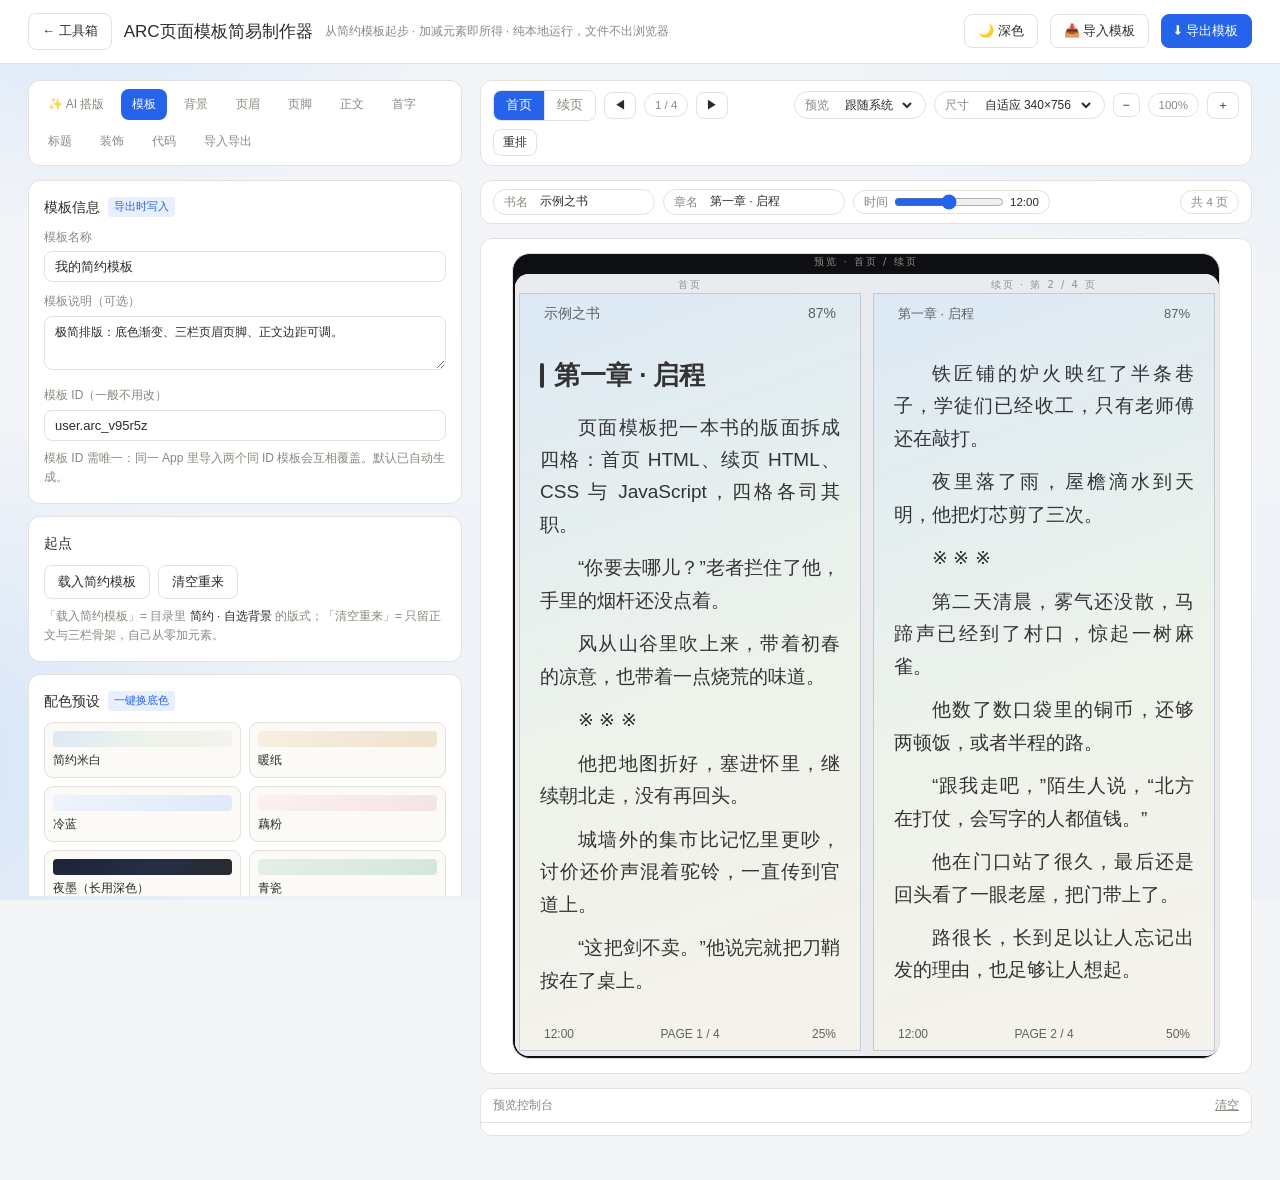
<file: template-maker.html>
<!DOCTYPE html>
<html lang="zh-CN">
<head>
<meta charset="UTF-8">
<link rel="icon" href="favicon.ico" sizes="any">
<link rel="icon" href="favicon.svg" type="image/svg+xml">
<link rel="icon" href="icon-192.png" type="image/png" sizes="192x192">
<link rel="apple-touch-icon" href="apple-touch-icon.png">
<meta name="theme-color" content="#4f6ef2">
<!-- interactive-widget=resizes-content：键盘弹出时让版面跟着变矮（而不是把整页往上推），
     这样抽屉贴着键盘、预览不会被顶出屏幕；不认这个参数的内核会忽略它，走 --m-kb 那套兜底 -->
<meta name="viewport" content="width=device-width, initial-scale=1.0, interactive-widget=resizes-content">
<meta http-equiv="Cache-Control" content="no-cache, no-store, must-revalidate">
<title>ARC页面模板简易制作器</title>
<style>
  :root{
    --bg:#f4f5f7; --panel:#ffffff; --field:#ffffff; --line:#e3e1db; --txt:#2b2b29; --sub:#8a887f;
    --accent:#2563eb; --accent-deep:#1d4fd8; --accent-light:#e8efff; --warn:#a32d2d; --ok:#1a9e5c;
    --code-bg:#f1f0ea; --toast-bg:#2c2c2a; --chk-a:#eeeeee; --chk-b:#ffffff;
    --slot:#fbfaf7;
    color-scheme:light dark;
  }
  @media (prefers-color-scheme: dark){
    :root{
      --bg:#14161a; --panel:#1e2128; --field:#252b36; --line:#333a47; --txt:#e6eaf0; --sub:#9aa4b2;
      --accent:#5b8cff; --accent-deep:#3f6fe0; --accent-light:#1c2c4a; --warn:#e07a7a; --ok:#4ec98a;
      --code-bg:#252b36; --toast-bg:#3a4150; --chk-a:#262a31; --chk-b:#1e2128;
      --slot:#232830;
    }
  }
  *{box-sizing:border-box; margin:0; padding:0;}
  body{font-family:"Segoe UI","Microsoft YaHei",sans-serif; background:var(--bg); color:var(--txt); font-size:14px; line-height:1.6;}
  body::before{content:""; position:fixed; inset:0; z-index:-1; pointer-events:none;
    background:
      radial-gradient(620px 440px at 6% -6%, rgba(147,197,253,.32), transparent 65%),
      radial-gradient(720px 480px at 96% -2%, rgba(186,230,253,.28), transparent 65%),
      radial-gradient(680px 520px at -8% 84%, rgba(96,165,250,.18), transparent 65%),
      linear-gradient(180deg, #f4f5f7 0%, #eef2f8 100%);}
  @media (prefers-color-scheme: dark){
    body::before{background:radial-gradient(620px 440px at 6% -6%, rgba(37,99,235,.20), transparent 65%),
      radial-gradient(720px 480px at 96% -2%, rgba(14,116,144,.16), transparent 65%),
      linear-gradient(180deg, #14161a 0%, #151b26 100%);}
  }
  header{background:var(--panel); border-bottom:1px solid var(--line); padding:13px 28px; display:flex; align-items:center; gap:12px; flex-wrap:wrap; position:sticky; top:0; z-index:90;}
  header h1{font-size:17px; font-weight:500;}
  header span.sub{color:var(--sub); font-size:12px;}
  header .sp{flex:1;}
  .btn{border:1px solid var(--line); background:var(--field); border-radius:8px; padding:7px 13px; font-size:13px; cursor:pointer; color:var(--txt); white-space:nowrap; font-family:inherit;}
  .btn:hover{border-color:var(--accent); color:var(--accent);}
  .btn.pri{background:var(--accent); border-color:var(--accent); color:#fff;}
  .btn.pri:hover{background:var(--accent-deep); border-color:var(--accent-deep); color:#fff;}
  .btn.sm{padding:4px 9px; font-size:12px;}
  .btn:disabled{opacity:.45; cursor:not-allowed;}
  a.btn{text-decoration:none; display:inline-block;}
  .btn.danger{color:var(--warn); border-color:var(--line);}
  .btn.danger:hover{border-color:var(--warn);}
  main{display:grid; grid-template-columns:436px minmax(0,1fr); gap:16px; padding:16px 28px 44px; max-width:1420px; margin:0 auto; align-items:start;}
  .col{min-width:0; display:flex; flex-direction:column; gap:14px;}
  .card{background:var(--panel); border:1px solid var(--line); border-radius:12px; padding:15px;}
  .card > h2{font-size:14px; font-weight:500; margin-bottom:10px; display:flex; align-items:center; gap:8px;}
  .card > h2 .tag{font-size:11px; color:var(--accent); background:var(--accent-light); border-radius:4px; padding:1px 6px; font-weight:400;}
  .tabs{display:flex; gap:6px; flex-wrap:wrap; background:var(--panel); border:1px solid var(--line); border-radius:12px; padding:8px;}
  .tabs button{border:1px solid transparent; background:transparent; color:var(--sub); border-radius:8px; padding:6px 10px; font-size:12px; cursor:pointer; font-family:inherit;}
  .tabs button:hover{color:var(--accent);}
  .tabs button.on{background:var(--accent); color:#fff;}
  .panel{display:none;}
  .panel.on{display:flex; flex-direction:column; gap:12px;}

  /* ---------- AI 搭版 ---------- */
  .aiInputRow{display:flex; gap:8px; align-items:flex-end;}
  .aiInputRow textarea{flex:1; min-width:0; font-family:inherit; font-size:13px; line-height:1.6; padding:8px 10px; border-radius:9px;}
  .aiInputRow .btn{padding:9px 18px; flex:0 0 auto;}
  .aiSug{display:flex; gap:6px; flex-wrap:wrap; margin-top:9px;}
  .aiSug button{border:1px dashed var(--line); background:transparent; color:var(--sub); border-radius:20px;
    padding:4px 10px; font-size:11.5px; cursor:pointer; font-family:inherit; max-width:100%;
    overflow:hidden; text-overflow:ellipsis; white-space:nowrap;}
  .aiSug button:hover{border-color:var(--accent); color:var(--accent); border-style:solid;}
  .aiStat{font-size:12px; line-height:1.6; color:var(--sub); margin-top:10px; padding:8px 10px;
    background:var(--slot); border:1px solid var(--line); border-radius:8px;}
  .aiStat b{color:var(--txt); font-weight:500;}
  .aiLog{display:flex; flex-direction:column; gap:8px; max-height:360px; overflow-y:auto; padding-right:2px;}
  .aiMsg{padding:8px 11px; border-radius:9px; font-size:12.6px; line-height:1.65; white-space:pre-wrap; word-break:break-word;}
  .aiMsg.me{align-self:flex-end; max-width:88%; background:var(--accent-light); color:var(--txt);}
  .aiMsg.bot{background:var(--slot); border:1px solid var(--line);}
  .aiMsg.err{background:rgba(163,45,45,.07); border:1px solid rgba(163,45,45,.32); color:var(--warn);}
  .aiMsg .who{display:block; font-size:10.5px; letter-spacing:.06em; text-transform:uppercase; color:var(--sub); margin-bottom:3px;}
  .aiDiff{display:flex; flex-direction:column; gap:6px;}
  .aiOp{display:flex; gap:7px; align-items:flex-start; font-size:12.5px; line-height:1.55;
    padding:7px 9px; border-radius:7px; background:var(--slot); border:1px solid var(--line);}
  .aiOp .n{flex:0 0 18px; height:18px; border-radius:50%; background:var(--accent-light); color:var(--accent);
    font-size:10.5px; display:flex; align-items:center; justify-content:center; margin-top:1px;}
  .aiOp.skip{opacity:.6;}
  .aiOp.skip .n{background:rgba(163,45,45,.12); color:var(--warn);}
  .aiOp .tx{flex:1; min-width:0;}
  .aiOp .why{display:block; color:var(--sub); font-size:11.5px;}
  .hint{color:var(--sub); font-size:12px; line-height:1.65;}
  .hint b{color:var(--txt); font-weight:500;}
  label.fld{display:block; font-size:12px; color:var(--sub); margin:10px 0 4px;}
  label.fld:first-child{margin-top:0;}
  input[type=text],input[type=number],textarea,select{width:100%; border:1px solid var(--line); border-radius:8px; padding:7px 10px; font-size:13px; font-family:inherit; background:var(--field); color:var(--txt);}
  input:focus,textarea:focus,select:focus{outline:none; border-color:var(--accent);}
  textarea{resize:vertical; font-family:Consolas,Menlo,monospace; font-size:12px; line-height:1.6;}
  input[type=range]{width:100%; accent-color:var(--accent); margin:0;}
  input[type=color]{width:100%; height:30px; border:1px solid var(--line); border-radius:8px; background:var(--field); padding:2px; cursor:pointer;}
  .grid2{display:grid; grid-template-columns:1fr 1fr; gap:8px;}
  .grid3{display:grid; grid-template-columns:1fr 1fr 1fr; gap:8px;}
  .grid4{display:grid; grid-template-columns:repeat(4,1fr); gap:8px;}
  .f4 label{display:block; font-size:11px; color:var(--sub); text-align:center; margin-bottom:2px;}
  .row{display:flex; gap:8px; align-items:center; flex-wrap:wrap;}
  .row.tight{margin-top:6px;}
  .sw{display:flex; align-items:center; gap:8px; font-size:12.5px; color:var(--sub); cursor:pointer; user-select:none;}
  .sw input{accent-color:var(--accent); width:15px; height:15px; margin:0;}
  .seg{display:inline-flex; border:1px solid var(--line); border-radius:8px; overflow:hidden;}
  .seg button{border:none; background:var(--field); color:var(--sub); padding:6px 12px; font-size:12.5px; cursor:pointer; font-family:inherit;}
  .seg button + button{border-left:1px solid var(--line);}
  .seg button.on{background:var(--accent); color:#fff;}
  .seg.mini button{padding:3px 7px; font-size:11.5px; line-height:1.5;}
  .seg.mini button:disabled{opacity:.4; cursor:default;}
  /* 样式预设网格（首字 / 标题） */
  .pgrid{display:grid; grid-template-columns:repeat(4,1fr); gap:6px;}
  .pgrid button{display:flex; flex-direction:column; align-items:center; gap:3px; padding:6px 3px; border:1px solid var(--line);
    border-radius:9px; background:var(--field); color:var(--sub); font-family:inherit; font-size:10.5px; line-height:1.25; cursor:pointer;}
  .pgrid button:hover{border-color:var(--accent); color:var(--txt);}
  .pgrid button.on{border-color:var(--accent); background:var(--accent-light); color:var(--accent);}
  .pgrid i{display:flex; align-items:center; justify-content:center; width:100%; height:30px; font-style:normal; color:var(--txt); overflow:hidden;}
  .pgrid button.on i{color:var(--accent);}
  /* 标题预设缩略：一笔画的小示意 */
  .gt-bar{border-left:3px solid currentColor; padding-left:5px; font-size:15px;}
  .gt-rule{border-bottom:1px solid currentColor; padding-bottom:2px; font-size:15px;}
  .gt-badge{position:relative; padding-top:9px; font-size:14px; border-bottom:1px solid currentColor;}
  .gt-badge::before{content:""; position:absolute; top:0; left:0; width:13px; height:5px; background:currentColor;}
  .gt-center{border-top:1px solid currentColor; border-bottom:1px solid currentColor; padding:1px 0; font-size:12px;}
  .gt-block{position:relative; font-size:15px;}
  .gt-block::before{content:""; display:inline-block; width:7px; height:7px; background:currentColor; margin-right:4px;}
  .gt-double{border-bottom:3px double currentColor; font-size:15px;}
  .gt-tick{position:relative; font-size:15px;}
  .gt-tick::after{content:""; position:absolute; bottom:1px; left:calc(50% - 8px); width:16px; height:2px; background:currentColor;}
  .gt-wave{border-bottom:2px dotted currentColor; font-size:15px;}
  .gt-quote{font-size:13px;}
  .gt-quote::before{content:"\300C";} .gt-quote::after{content:"\300D";}
  .gt-none{font-size:16px;}
  /* 首字预设缩略 */
  .gp-tide{font-size:24px; font-weight:300;}
  .gp-plain{font-size:17px;}
  .gp-frame{font-size:14px; border:1px solid currentColor; padding:0 3px;}
  .gp-badge{font-size:13px; background:currentColor; border-radius:2px; padding:0 3px;}
  .gp-badge::first-letter{color:var(--field);}
  .gp-stroke{font-size:19px; color:transparent; -webkit-text-stroke:1px var(--txt);}
  .gp-wave{font-size:17px; border-bottom:2px dotted currentColor; padding-bottom:1px;}
  .gp-serif{font-size:18px; font-family:Georgia,"Songti SC",serif;}
  .gp-image{font-size:15px; background:linear-gradient(140deg,var(--accent-light),var(--line)); border-radius:3px; padding:0 2px;}
  .drop{border:1.5px dashed var(--line); border-radius:10px; padding:12px; text-align:center; cursor:pointer; transition:.15s; font-size:12.5px; color:var(--sub);}
  .drop:hover,.drop.drag{border-color:var(--accent); background:var(--accent-light);}
  /* 槽位 */
  .slots{display:flex; flex-direction:column; gap:8px;}
  .slotBox{border:1px solid var(--line); border-radius:10px; background:var(--slot); padding:8px;}
  .slotHead{display:flex; align-items:center; justify-content:space-between; gap:8px; margin-bottom:6px;}
  .slotHead b{font-size:12px; font-weight:500; color:var(--txt);}
  .slotHead .mini{font-size:11px; color:var(--sub);}
  .items{display:flex; flex-direction:column; gap:6px;}
  .empty{font-size:11.5px; color:var(--sub); padding:3px 2px;}
  .itm{border:1px solid var(--line); border-radius:8px; background:var(--panel); padding:7px 8px;}
  .itm.off{opacity:.55;}
  .itmTop{display:flex; align-items:center; gap:6px;}
  .itmTop .kind{font-size:10.5px; border-radius:4px; padding:1px 6px; background:var(--accent-light); color:var(--accent); flex:none;}
  .itmTop .k-text{background:var(--code-bg); color:var(--sub);}
  .itmTop .k-img{background:rgba(26,158,92,.12); color:var(--ok);}
  .itmTop .nm{flex:1; font-size:12px; overflow:hidden; text-overflow:ellipsis; white-space:nowrap; color:var(--txt);}
  .itmBody{margin-top:6px; display:flex; flex-direction:column; gap:6px;}
  .miniRow{display:flex; gap:6px; align-items:center; flex-wrap:wrap; font-size:11.5px; color:var(--sub);}
  .miniRow select,.miniRow input[type=text],.miniRow input[type=number]{padding:4px 7px; font-size:12px; width:auto;}
  .miniRow .grow{flex:1; min-width:80px;}
  /* 装饰文字输入框：能用回车换行，所以是 textarea；字体跟界面一致，别用代码用的等宽字体 */
  .miniRow textarea.deco-ta{flex:1 1 100%; width:100%; min-width:0; box-sizing:border-box;
    font-family:inherit; font-size:12px; line-height:1.6; padding:5px 8px; border-radius:8px;
    resize:vertical; min-height:46px; overflow-y:hidden;}
  /* 装饰列表 */
  .decoRow{display:flex; gap:9px; align-items:flex-start; border:1px solid var(--line); border-radius:10px; background:var(--slot); padding:8px;}
  .decoRow img{width:44px; height:44px; object-fit:contain; border-radius:6px; background:repeating-conic-gradient(var(--chk-a) 0 25%, var(--chk-b) 0 50%) 0 0/8px 8px; flex:none; cursor:pointer; border:1px solid var(--line);}
  .decoRow .decThumb{width:44px; height:44px; flex:none; display:flex; align-items:center; justify-content:center;
    border:1px solid var(--line); border-radius:6px; overflow:hidden;}
  .decoRow .decThumb svg{width:100%; height:100%; display:block; overflow:visible;}
  /* 进度条不做小方块缩略图：这类图形只有几像素高，缩到 44px 里全是空的。
     改成整行宽的一条预览带，形状一眼能认出来 */
  .decoRow .decBar{width:100%; height:46px; flex:none; display:flex; align-items:center; justify-content:center;
    border:1px solid var(--line); border-radius:6px; overflow:hidden;}
  /* 预览带稍微提一点亮度和对比：这类图形多半是低透明度的细线，原样缩下去会看不见 */
  .decoRow .decBar img{width:100%; height:100%; object-fit:contain; display:block; border:0; background:none;
    filter:contrast(1.18) brightness(1.22);}
  .decoRow input.decName{flex:1 1 68px; width:68px; min-width:52px; padding:3px 6px;
    font-size:12px; font-family:inherit; border:1px solid var(--line); border-radius:6px;
    background:var(--field); color:var(--txt);}
  .decoRow input.decName:focus{outline:none; border-color:var(--accent);}
  .decoRow .decMain{flex:1; min-width:0; display:flex; flex-direction:column; gap:6px;}
  .decoRow .decMain .miniRow{padding-top:0;}
  /* 字段候选弹层：点静态文字输入框时贴在下面 */
  .fpick{position:fixed; z-index:9998; display:none; flex-direction:column; gap:6px; padding:8px 9px;
    background:var(--panel); border:1px solid var(--line); border-radius:10px;
    box-shadow:0 12px 30px rgba(0,0,0,.18); max-width:320px;}
  .fpick.on{display:flex;}
  .fpick-t{font-size:10.5px; color:var(--sub);}
  .fpick-b{display:flex; flex-wrap:wrap; gap:6px;}
  .fpick button{font-family:inherit; font-size:12px; line-height:1.2; padding:5px 9px; border-radius:999px;
    border:1px solid var(--line); background:var(--field); color:var(--txt); cursor:pointer;}
  .fpick button:hover{border-color:var(--accent); color:var(--accent); background:var(--accent-light);}
  /* 预览 */
  .pvbar{display:flex; gap:8px; align-items:center; flex-wrap:wrap; background:var(--panel); border:1px solid var(--line); border-radius:12px; padding:9px 12px;}
  .pill{font-size:11.5px; color:var(--sub); border:1px solid var(--line); border-radius:20px; padding:2px 10px; white-space:nowrap;}
  .pill.hot{color:var(--accent); border-color:var(--accent); background:var(--accent-light);}
  .stageWrap{background:var(--panel); border:1px solid var(--line); border-radius:12px; padding:14px; overflow:auto; display:flex; justify-content:center;}
  .scaler{transform-origin:top center; flex:none;}
  .pvdev{display:inline-flex; align-items:center; gap:4px; font-size:11.5px; color:var(--sub);}
  .pvdev[hidden]{display:none;}
  .pvdev input{width:56px; padding:3px 5px; font-size:12px; border:1px solid var(--line); border-radius:6px; background:var(--field); color:var(--txt); font-family:inherit;}
  .phone{position:relative; width:684px; border-radius:18px; border:1px solid var(--line); background:#0d0f13; padding:2px;}
  .phone .taglab{position:absolute; top:-1px; left:0; right:0; height:18px; font:10px/18px system-ui,sans-serif; color:var(--sub); letter-spacing:2px; text-align:center; pointer-events:none; z-index:3;}
  .phone .screen{width:680px; height:756px; margin-top:18px; overflow:hidden; border-radius:14px; background:#fff;}
  .phone .screen iframe{width:680px; height:756px; border:0; display:block;}
  .console{margin-top:0; background:var(--panel); border:1px solid var(--line); border-radius:12px; overflow:hidden;}
  .console .bar{display:flex; justify-content:space-between; padding:7px 12px; font-size:12px; color:var(--sub); border-bottom:1px solid var(--line);}
  .console .bar span#clr{cursor:pointer; text-decoration:underline;}
  #console-body{max-height:120px; overflow:auto; padding:6px 12px; font:11.5px/1.7 Consolas,Menlo,monospace; color:var(--sub);}
  #console-body .e{color:var(--warn);}
  #console-body .w{color:#b8860b;}
  .thumb{width:100%; height:78px; object-fit:cover; border-radius:8px; border:1px solid var(--line); background:repeating-conic-gradient(var(--chk-a) 0 25%, var(--chk-b) 0 50%) 0 0/10px 10px; display:block;}
  .imgCard{border:1px solid var(--line); border-radius:10px; padding:8px; background:var(--slot); display:flex; flex-direction:column; gap:6px;}
  .imgCard .cap{font-size:11.5px; color:var(--sub); overflow:hidden; text-overflow:ellipsis; white-space:nowrap;}
  .finder{display:flex; gap:8px; align-items:center; border:1px solid var(--line); border-radius:8px; padding:6px; background:var(--slot);}
  .finder img{width:34px; height:34px; object-fit:contain; border-radius:5px; background:repeating-conic-gradient(var(--chk-a) 0 25%, var(--chk-b) 0 50%) 0 0/8px 8px; flex:none; border:1px solid var(--line);}
  .finder .fx{flex:1; min-width:0; font:11px/1.4 Consolas,monospace; color:var(--sub); overflow:hidden; text-overflow:ellipsis; white-space:nowrap;}
  .extRow{display:flex; gap:8px; align-items:center; border:1px solid var(--line); border-radius:8px; padding:7px 9px; background:var(--slot); margin-bottom:6px;}
  .extRow .fx{flex:1; min-width:0; font-size:12px; color:var(--txt);}
  .extRow .mini{font:11px/1.4 Consolas,monospace; color:var(--sub); word-break:break-all; display:-webkit-box; -webkit-line-clamp:2; -webkit-box-orient:vertical; overflow:hidden; margin-top:2px;}
  #toast{position:fixed; left:50%; bottom:34px; transform:translateX(-50%) translateY(20px); background:var(--toast-bg); color:#fff; padding:9px 20px; border-radius:8px; font-size:13px; opacity:0; pointer-events:none; transition:all .25s; z-index:9999; max-width:86vw; text-align:center;}
  #toast.show{opacity:1; transform:translateX(-50%) translateY(0);}
  .modeBanner{border:1px solid var(--accent); background:var(--accent-light); color:var(--accent); border-radius:10px; padding:8px 11px; font-size:12px; line-height:1.6;}
  code{background:var(--code-bg); border-radius:4px; padding:1px 5px; font-size:12px;}
  details{margin-top:8px;}
  summary{font-size:12px; color:var(--sub); cursor:pointer; user-select:none;}
  .helpBox{margin-top:8px; border:1px solid var(--line); border-radius:9px; background:var(--slot); padding:10px 12px; font-size:12px; line-height:1.78; color:var(--sub);}
  .helpBox p{margin:0 0 7px;}
  .helpBox p:last-child{margin-bottom:0;}
  .helpBox b{color:var(--txt); font-weight:600;}
  .helpBox code{font-size:11.5px;}
  .phGrid{display:grid; grid-template-columns:auto 1fr; gap:5px 10px; margin:5px 0 9px; align-items:baseline;}
  .phGrid code{justify-self:start;}
  .kv{display:grid; grid-template-columns:78px 1fr; gap:6px 8px; align-items:center;}
  .kv > span{font-size:12px; color:var(--sub);}
  .presetGrid{display:grid; grid-template-columns:1fr 1fr; gap:8px;}
  .preset{border:1px solid var(--line); border-radius:9px; padding:8px; cursor:pointer; font-size:12px; color:var(--txt); background:var(--slot); text-align:left; font-family:inherit;}
  .preset:hover{border-color:var(--accent); color:var(--accent);}
  .preset i{display:block; height:16px; border-radius:4px; margin-bottom:5px;}
  /* ---------- 取色器 ---------- */
  .cbtn{display:inline-flex; align-items:center; gap:7px; width:100%; height:30px; border:1px solid var(--line);
    border-radius:8px; background:var(--field); padding:3px 8px; cursor:pointer; font-family:inherit; color:var(--txt); text-align:left;}
  .cbtn:hover{border-color:var(--accent);}
  .cbtn > i{width:18px; height:18px; border-radius:5px; flex:none; overflow:hidden; border:1px solid rgba(128,128,128,.35);
    background-image:linear-gradient(45deg,#c9c9c9 25%,transparent 25%,transparent 75%,#c9c9c9 75%),linear-gradient(45deg,#c9c9c9 25%,transparent 25%,transparent 75%,#c9c9c9 75%);
    background-size:8px 8px; background-position:0 0,4px 4px;}
  .cbtn > i > b{display:block; width:100%; height:100%;}
  .cbtn > span{font:11.5px/1 Consolas,Menlo,monospace; color:var(--sub); overflow:hidden; text-overflow:ellipsis;}
  .miniRow .cbtn{width:auto; height:26px; padding:2px 6px;}
  .miniRow .cbtn > span{display:none;}
  input[type=color].cup{display:none!important;}
  #cpmask{position:fixed; inset:0; z-index:9998;}
  #cpmask[hidden]{display:none;}
  #cpbox{position:fixed; left:8px; top:8px; width:252px; background:var(--panel); border:1px solid var(--line);
    border-radius:12px; padding:10px; box-shadow:0 14px 38px rgba(0,0,0,.3); display:flex; flex-direction:column; gap:9px;}
  #cpsv{position:relative; height:150px; border-radius:8px; cursor:crosshair; border:1px solid rgba(128,128,128,.3); touch-action:none;}
  #cpcur{position:absolute; width:14px; height:14px; border-radius:50%; border:2px solid #fff; box-shadow:0 0 3px rgba(0,0,0,.7); transform:translate(-50%,-50%); pointer-events:none;}
  #cphue{-webkit-appearance:none; appearance:none; width:100%; height:14px; border-radius:7px; margin:0; padding:0; border:none; outline:none; cursor:pointer;
    background:linear-gradient(to right,#f00,#ff0,#0f0,#0ff,#00f,#f0f,#f00);}
  #cphue::-webkit-slider-thumb{-webkit-appearance:none; width:16px; height:16px; border-radius:50%; background:#fff; border:2px solid #fff; box-shadow:0 0 3px rgba(0,0,0,.6); cursor:pointer;}
  #cphue::-moz-range-thumb{width:14px; height:14px; border-radius:50%; background:#fff; border:2px solid #fff; box-shadow:0 0 3px rgba(0,0,0,.6);}
  .cprow{display:flex; align-items:center; gap:8px;}
  /* 透明度滑杆：底下一层棋盘格，上面一层「透明 → 实色」渐变，拖到哪一目了然 */
  #cpalpha{-webkit-appearance:none; appearance:none; width:100%; height:14px; border-radius:7px; margin:0; padding:0; border:none;
    outline:none; cursor:pointer; background-color:#fff;
    background-image:linear-gradient(to right, rgba(0,0,0,0), rgba(0,0,0,1)), repeating-conic-gradient(#d8d8d8 0 25%, #fff 0 50%);
    background-size:100% 100%, 10px 10px;}
  #cpalpha::-webkit-slider-thumb{-webkit-appearance:none; width:16px; height:16px; border-radius:50%; background:#fff; border:2px solid #fff; box-shadow:0 0 3px rgba(0,0,0,.6); cursor:pointer;}
  #cpalpha::-moz-range-thumb{width:14px; height:14px; border-radius:50%; background:#fff; border:2px solid #fff; box-shadow:0 0 3px rgba(0,0,0,.6);}
  .cp-lab{font-size:11.5px; color:var(--sub); flex:none; width:26px;}
  #cpaval{font:11.5px/1 Consolas,monospace; color:var(--sub); flex:none; width:34px; text-align:right;}
  #cphex{flex:1; min-width:0; font:11.5px/1.2 Consolas,monospace; border:1px solid var(--line); border-radius:7px; padding:6px 8px; background:var(--field); color:var(--txt);
    -webkit-user-select:text; user-select:text; -webkit-touch-callout:default; touch-action:auto;}
  @media (max-width:760px){
    /* 16px：iOS/部分 WebView 上小于 16px 的输入框会被放大或点不进；同时把这一行抬高，手指好点 */
    #cphex{font-size:16px; line-height:1.25; padding:8px 10px; height:40px;}
    #cpbox{padding:12px;}
    .cpbtns .btn{padding:10px 14px;}
  }
  .cpbtns{display:flex; gap:8px; justify-content:flex-end;}
  @media (min-width: 1081px){
    main > .col:first-child{position:sticky; top:70px; max-height:calc(100vh - 84px); overflow-y:auto; scrollbar-width:thin; padding-right:2px;}
  }
  @media (max-width: 1080px){
    header{padding:11px 14px;}
    header h1{font-size:15px;}
    header span.sub{display:none;}
    main{grid-template-columns:1fr; padding:12px 12px 40px;}
    main > .col:first-child{position:static; max-height:none; overflow:visible;}
    .stageWrap{overflow:auto; justify-content:flex-start;}
    .btn{padding:9px 13px;}
  }

  /* ===================== 手机版 ===================== */
  .fab{display:none;}
  .only-m{display:none!important;}
  @media (max-width: 760px){
    header{padding:8px 10px; gap:6px; align-items:center;}
    header h1{font-size:14px; flex:1 1 auto; min-width:0; overflow:hidden; text-overflow:ellipsis; white-space:nowrap;}
    header .sp{display:none;}
    header .btn{padding:7px 10px; font-size:12.5px; border-radius:8px;}
    header #btn-export{padding:7px 12px;}
    main{display:block; padding:8px 8px 96px;}
    .col{gap:10px;}
    .card{padding:12px; border-radius:11px;}
    .card > h2{font-size:13.5px;}
    /* 标签栏横滑，不折成三行 */
    .tabs{flex-wrap:nowrap; overflow-x:auto; overflow-y:hidden; -webkit-overflow-scrolling:touch;
      padding:6px; gap:5px; scrollbar-width:none;}
    .tabs::-webkit-scrollbar{display:none;}
    .tabs button{flex:0 0 auto; padding:7px 11px; font-size:12.5px;}
    /* 输入框 16px：iOS 聚焦时不会自动放大 */
    input[type=text], input[type=number], input[type=password], textarea, select{font-size:16px; padding:8px 10px;}
    .miniRow select, .miniRow input[type=text], .miniRow input[type=number]{font-size:16px; padding:5px 7px;}
    .miniRow{gap:7px;}
    .miniRow input[type=number]{width:64px!important;}
    .miniRow .grow{flex:1 1 100%; min-width:0;}
    .miniRow textarea.deco-ta{font-size:16px; padding:7px 9px;}
    .grid3, .grid4{grid-template-columns:1fr 1fr;}
    .grid2, .presetGrid{grid-template-columns:1fr 1fr;}
    .pgrid{grid-template-columns:repeat(3,1fr);}
    .row{gap:7px;}
    .btn{padding:9px 12px;}
    .btn.sm{padding:7px 10px; font-size:12.5px;}
    .aiInputRow{flex-direction:column; align-items:stretch;}
    .aiInputRow .btn{width:100%;}
    .decoRow img{width:38px; height:38px;}
    .decoRow .decThumb{width:38px; height:38px;}
    .cbtn{height:38px;}
    .miniRow .cbtn{height:32px;}
    .cbtn > span{font-size:11.5px;}
    /* 预览改成全屏浮层：小屏上挤在一列里既看不清也不好调 */
    .fab{display:inline-flex; align-items:center; gap:6px; position:fixed; right:14px; bottom:16px; z-index:120;
      background:var(--accent); color:#fff; border:none; border-radius:24px; padding:12px 18px; font-size:14px;
      box-shadow:0 10px 24px rgba(0,0,0,.28); font-family:inherit;}
    body.pv-open .fab{display:none;}
    .only-m{display:inline-flex!important;}
    section.pvcol{display:none;}
    body.pv-open section.pvcol{display:flex; position:fixed; inset:0; z-index:200; background:var(--bg);
      padding:6px 6px 0; gap:6px; overflow:hidden; flex-direction:column;}
    body.pv-open section.pvcol .pvbar{padding:5px 8px; gap:6px; flex-wrap:nowrap; overflow-x:auto; overflow-y:hidden;
      -webkit-overflow-scrolling:touch; scrollbar-width:none;}
    body.pv-open section.pvcol .pvbar::-webkit-scrollbar{display:none;}
    body.pv-open section.pvcol .pvbar .sp{display:none;}
    body.pv-open section.pvcol .pvbar > *{flex:0 0 auto;}
    body.pv-open .pvhead{display:flex!important; align-items:center; justify-content:space-between; padding:0 4px; font-size:12px; color:var(--sub);}
    body.pv-open section.pvcol .stageWrap{flex:1; min-height:0; overflow:auto; padding:6px; justify-content:center;}
    body.pv-open section.pvcol .stageWrap .scaler{margin:auto;}
    body.pv-open section.pvcol .console{max-height:96px; overflow:auto;}
    #console-body{max-height:64px;}
    #toast{bottom:82px;}
    #cpmask #cpbox{gap:8px;}
    .helpBox{font-size:12px;}
  }

  /* ===================== 手机端：全屏预览 + 侧边菜单 + 抽屉 ===================== */
  #mbar,#mnav,#mflip,#msheet,#mscrim{display:none;}
  @media (max-width: 760px){
    body.arc-mobile{height:100dvh; overflow:hidden;}
    body.arc-mobile header, body.arc-mobile main > aside.col{display:none!important;}
    body.arc-mobile main{display:block; padding:0; height:100dvh; overflow:hidden;}
    body.arc-mobile section.pvcol{display:flex!important; position:fixed; inset:0; z-index:60;
      background:#0b0d11; padding:0; gap:0; flex-direction:column; overflow:hidden;}
    body.arc-mobile section.pvcol .pvhead,
    body.arc-mobile section.pvcol .pvbar,
    body.arc-mobile section.pvcol .console{display:none!important;}
    body.arc-mobile .stageWrap{flex:1 1 auto; min-height:0; padding:0; border:0; border-radius:0;
      background:#0b0d11; overflow:hidden; display:block;}
    body.arc-mobile .scaler{margin:0;}
    body.arc-mobile .phone{border:0; border-radius:0; padding:0; background:transparent;}
    body.arc-mobile .phone .taglab{display:none;}
    body.arc-mobile .phone .screen{margin-top:0; border-radius:0; background:#fff;}
    body.arc-mobile .fab{display:none!important;}
    body.arc-mobile #toast{top:calc(14px + env(safe-area-inset-top)); bottom:auto;}

    /* 左上角：更多 / 导出 / 完成拖动 */
    body.arc-mobile #mbar{display:none; position:fixed; left:10px; top:calc(10px + env(safe-area-inset-top)); z-index:80; gap:7px;}
    body.m-drag #mbar{display:flex;}
    #mbar button{border:none; border-radius:999px; padding:8px 13px; font-size:12.5px; font-family:inherit; cursor:pointer;
      background:rgba(18,20,26,.62); color:#fff; backdrop-filter:blur(10px); -webkit-backdrop-filter:blur(10px);
      box-shadow:0 2px 10px rgba(0,0,0,.28);}
    #mbar button:active{transform:scale(.97);}
    #mbar button.pri{background:rgba(37,99,235,.92);}
    #m-dragdone{background:rgba(26,158,92,.95);}

    /* 底部：翻页 */
    body.arc-mobile #mflip{display:none; align-items:center; gap:2px; position:fixed; left:50%; transform:translateX(-50%);
      opacity:0; transition:opacity .16s ease;
      bottom:calc(12px + env(safe-area-inset-bottom)); z-index:70;
      background:rgba(18,20,26,.6); backdrop-filter:blur(10px); -webkit-backdrop-filter:blur(10px);
      border-radius:999px; padding:3px; box-shadow:0 3px 14px rgba(0,0,0,.32);}
    body.arc-mobile.nav-on #mflip{display:flex; opacity:1;}
    #mflip button{border:none; background:transparent; color:#fff; font-size:13px; padding:8px 13px; border-radius:999px;
      font-family:inherit; cursor:pointer;}
    #mflip button:active{background:rgba(255,255,255,.18);}
    #mflip #m-ind{color:#fff; font-size:12px; padding:0 4px; min-width:64px; text-align:center; letter-spacing:1px;}

    /* 右侧：竖向菜单（点正文中间才出来） */
    body.arc-mobile #mnav{display:flex; flex-direction:column; gap:3px; position:fixed; right:8px; top:0; bottom:0; z-index:76;
      margin:auto 0; height:fit-content; width:fit-content;
      transform:translateX(16px); opacity:0; pointer-events:none;
      transition:opacity .16s ease, transform .16s ease;
      background:rgba(18,20,26,.6); backdrop-filter:blur(12px); -webkit-backdrop-filter:blur(12px);
      border-radius:20px; padding:6px; box-shadow:0 8px 26px rgba(0,0,0,.38);}
    body.arc-mobile #mnav.on{opacity:1; pointer-events:auto; transform:translateX(0);}
    #mnav button{display:flex; flex-direction:column; align-items:center; gap:2px; width:56px; padding:8px 2px;
      border:none; background:transparent; color:#fff; font-family:inherit; font-size:11px;
      letter-spacing:.5px; border-radius:14px; cursor:pointer;}
    #mnav button b{display:block; font-size:15px; font-weight:400; line-height:1.2; margin-bottom:1px;}
    /* 小字号中文在部分内核里会被行盒裁掉下半截，行高给足 */
    #mnav button span{display:block; line-height:1.8;}
    #mnav button:active{background:rgba(255,255,255,.2);}

    /* 抽屉 */
    body.arc-mobile #mscrim{display:block; position:fixed; inset:0; z-index:84; background:rgba(6,8,12,.18);
      opacity:0; pointer-events:none; transition:opacity .18s;}
    body.m-sheet-open #mscrim{opacity:1; pointer-events:auto;}
    body.arc-mobile #msheet{display:flex; flex-direction:column; position:fixed; left:0; right:0; bottom:0; z-index:90;
      max-height:70vh; border-radius:18px 18px 0 0; transform:translateY(104%);
      transition:transform .26s cubic-bezier(.2,.8,.2,1);
      background:rgba(252,252,253,.9); backdrop-filter:blur(20px) saturate(1.2); -webkit-backdrop-filter:blur(20px) saturate(1.2);
      box-shadow:0 -8px 34px rgba(0,0,0,.26);}
    html.dark body.arc-mobile #msheet{background:rgba(30,33,40,.92);}
    body.arc-mobile #msheet.top{bottom:auto; top:0; border-radius:0 0 18px 18px; transform:translateY(-104%);
      box-shadow:0 8px 34px rgba(0,0,0,.26);}
    body.arc-mobile #msheet.on{transform:translateY(0);}
    #msheet::before{content:""; position:absolute; left:50%; top:6px; width:38px; height:4px; border-radius:2px;
      background:rgba(0,0,0,.18); transform:translateX(-50%);}
    html.dark #msheet::before{background:rgba(255,255,255,.22);}
    #msheet.top::before{top:auto; bottom:6px;}
    #mh{display:flex; align-items:center; gap:8px; padding:14px 14px 6px; flex:none;}
    #mh b{font-size:13.5px; font-weight:500; flex:1; min-width:0; overflow:hidden; text-overflow:ellipsis; white-space:nowrap;}
    .mh-ind{font-size:11.5px; color:var(--sub); min-width:50px; text-align:center;}
    .mh-btn{border:none; background:rgba(0,0,0,.07); color:var(--txt); border-radius:999px; padding:6px 12px;
      font-size:12px; font-family:inherit; cursor:pointer;}
    html.dark .mh-btn{background:rgba(255,255,255,.12);}
    #mbody{overflow-y:auto; -webkit-overflow-scrolling:touch; padding:2px 10px calc(18px + env(safe-area-inset-bottom));
      flex:1; min-height:0; overscroll-behavior:contain;}
    #mbody .panel{display:none; flex-direction:column; gap:10px;}
    #mbody .panel.m-show{display:flex!important;}
    #mbody .card{background:rgba(255,255,255,.66);}
    html.dark #mbody .card{background:rgba(255,255,255,.05);}

    /* ---- 抽屉顶部的分段标签：一次只显示一组，不用上下长滑 ---- */
    #mtabs{display:none;}
    /* 标签多的时候换行，别让它横着滚出去看不到（背景有 7 组） */
    body.arc-mobile #mtabs{display:flex; flex-wrap:wrap; gap:5px; flex:none;
      padding:0 12px 9px;}
    body.arc-mobile #mtabs.empty{display:none;}
    #mtabs::-webkit-scrollbar{display:none;}
    #mtabs button{flex:0 0 auto; border:none; background:rgba(0,0,0,.06); color:var(--sub);
      border-radius:999px; padding:6px 13px; font-size:12.5px; line-height:1.7; font-family:inherit; cursor:pointer;}
    html.dark #mtabs button{background:rgba(255,255,255,.1);}
    #mtabs button.on{background:var(--accent); color:#fff;}
    /* 分段后只留当前这一组；被 JS 隐藏的卡片（如图片模式下的渐变）在这一组里要放出来 */
    #mbody .m-sec-off{display:none!important;}
    /* 一张卡里的子块全都不属于当前这一组时，整张卡也一起藏起来，别留个空框 */
    #mbody .card.m-card-off{display:none!important;}
    body.arc-mobile #mbody .card.m-force{display:block!important;}
    /* 注释默认收起，点右上「说明」才展开 */
    body.arc-mobile:not(.m-hints) #mbody .hint{display:none!important;}
    #mh-back{display:none;}
    body.m-back #mh-back{display:inline-flex; align-items:center;}
    #mh-help{flex:none;}
    body.m-hints #mh-help{background:var(--accent); color:#fff;}
    /* 键盘弹出时把底部抽屉顶到键盘上方，不然整个人被键盘挡住；
       高度也要跟着收，不然 70vh 叠上键盘高度会把抽屉顶出屏幕（顶栏被切掉半截） */
    body.arc-mobile.m-kb #msheet:not(.top){bottom:var(--m-kb,0px);
      max-height:calc(100vh - var(--m-kb,0px) - 10px);
      max-height:calc(100dvh - var(--m-kb,0px) - 10px);}

    /* 字段候选：手机上不再浮在键盘上方，而是直接插到输入框下面（跟着抽屉一起滚） */
    body.arc-mobile .fpick.inline{position:static; left:auto!important; top:auto!important; right:auto!important;
      width:auto!important; max-width:none; margin:6px 0 2px; padding:8px 8px 9px;
      background:rgba(37,99,235,.055); border:1px dashed rgba(37,99,235,.35); box-shadow:none; border-radius:10px;}
    html.dark body.arc-mobile .fpick.inline{background:rgba(120,160,255,.09); border-color:rgba(120,160,255,.35);}
    body.arc-mobile .fpick.inline .fpick-t{font-size:11px;}

    /* 装饰列表：按当前这一组（图片 / 文字 / SVG）只留对应的条目 */
    body.arc-mobile .panel[data-panel="deco"][data-msec="图片"] .decoRow:not([data-kind="img"]),
    body.arc-mobile .panel[data-panel="deco"][data-msec="文字"] .decoRow:not([data-kind="text"]),
    body.arc-mobile .panel[data-panel="deco"][data-msec="SVG"] .decoRow:not([data-kind="pbar"]){display:none!important;}
    .m-none{font-size:11.5px; color:var(--sub); text-align:center; padding:14px 6px; line-height:1.7;
      border:1px dashed var(--line); border-radius:10px;}
  }

  @media (max-width: 420px){
    header h1{display:none;}
    .grid4{grid-template-columns:1fr 1fr;}
  }
</style>
</head>
<body>
<header>
  <a class="btn" href="index.html" title="返回工具箱首页">← 工具箱</a>
  <h1>ARC页面模板简易制作器</h1>
  <span class="sub">从简约模板起步 · 加减元素即所得 · 纯本地运行，文件不出浏览器</span>
  <span class="sp"></span>
  <button class="btn" id="btn-theme" title="切换工具深浅色（不影响模板本身）">🌙 深色</button>
  <button class="btn" id="btn-import" title="导入 .zip / .json 模板，可继续修改任意元素">📥 导入模板</button>
  <button class="btn pri" id="btn-export" title="导出可直接导入 App 的模板">⬇ 导出模板</button>
  <input type="file" id="file-in" accept=".zip,.json" hidden>
</header>

<main>
  <aside class="col">
    <div class="tabs" id="tabs">
      <button data-tab="ai">✨ AI 搭版</button>
      <button class="on" data-tab="base">模板</button>
      <button data-tab="bg">背景</button>
      <button data-tab="top">页眉</button>
      <button data-tab="foot">页脚</button>
      <button data-tab="flow">正文</button>
      <button data-tab="cap">首字</button>
      <button data-tab="title">标题</button>
      <button data-tab="deco">装饰</button>
      <button data-tab="code">代码</button>
      <button data-tab="io">导入导出</button>
    </div>

    <!-- ============ AI 搭版 ============ -->
    <div class="panel" data-panel="ai">
      <div class="card aiTop">
        <h2>说一句，改一版 <span class="tag" id="ai-mode-tag">本地规则</span></h2>
        <div class="aiInputRow">
          <textarea id="ai-input" rows="3" placeholder="例如：页脚左边放书名，中间放页码，右边留空"></textarea>
          <button class="btn pri" id="ai-send">发送</button>
        </div>
        <div class="aiSug" id="ai-sug"></div>
        <div class="aiStat" id="ai-stat">未配置模型 —— 现在用<b>本地规则</b>解析常见说法（背景配色、页眉页脚元素、高度、正文边距、字号行距）。配置模型后可处理任意描述。</div>
        <div class="row" style="margin-top:10px">
          <button class="btn sm" id="ai-open-set">⚙ 模型设置</button>
          <button class="btn sm" id="ai-undo" disabled>↶ 撤销上次 AI 改动</button>
          <button class="btn sm" id="ai-clear-log">清空对话</button>
        </div>
      </div>

      <div class="card" id="ai-pend" style="display:none">
        <h2>待确认的改动 <span class="tag" id="ai-pend-n">0</span></h2>
        <div id="ai-pend-list" class="aiDiff"></div>
        <div class="row" style="margin-top:10px">
          <button class="btn pri" id="ai-apply">✓ 应用这些改动</button>
          <button class="btn" id="ai-discard">放弃</button>
        </div>
        <div class="hint" style="margin-top:8px">只改配置、不碰代码。应用后仍可在各面板继续手调，也可点「撤销上次 AI 改动」整体回退。</div>
      </div>

      <div class="card">
        <h2>对话</h2>
        <div id="ai-log" class="aiLog"><div class="empty">还没有对话。上面说一句话试试，或点下面的示例。</div></div>
      </div>

      <div class="card" id="ai-set-box" style="display:none">
        <h2>模型设置 <span class="tag">OpenAI 兼容接口</span></h2>
        <label class="fld">接口地址</label>
        <input type="text" id="ai-base" spellcheck="false" placeholder="https://api.deepseek.com/v1">
        <label class="fld">模型名</label>
        <input type="text" id="ai-model" spellcheck="false" placeholder="deepseek-chat">
        <label class="fld">API Key</label>
        <input type="password" id="ai-key" spellcheck="false" autocomplete="off" placeholder="sk-...">
        <div class="row" style="margin-top:10px">
          <button class="btn" id="ai-save-set">保存到本机</button>
          <button class="btn" id="ai-test">测试连接</button>
          <button class="btn danger" id="ai-clear-set">清除</button>
        </div>
        <div class="hint" style="margin-top:8px">
          填任意 OpenAI 兼容服务都行：DeepSeek、通义千问、Kimi、硅基流动、本地 Ollama（地址写 <code>http://localhost:11434/v1</code>，模型名如 <code>qwen2.5</code>，Key 随便填）。<br>
          <b>Key 只存在你这台电脑的浏览器里</b>（localStorage），不会上传到任何地方，也不会写进导出的模板。建议单独申请一个限额度的小 Key。<br>
          纯本地项目没有服务器中转，若浏览器报跨域（CORS）失败，说明该服务不允许网页直连，换一家或改用本地 Ollama。
        </div>
      </div>
    </div>

    <!-- ============ 模板 ============ -->
    <div class="panel on" data-panel="base">
      <div class="card">
        <h2>模板信息 <span class="tag">导出时写入</span></h2>
        <label class="fld">模板名称</label>
        <input type="text" id="m-name" placeholder="例如：我的简约模板">
        <label class="fld">模板说明（可选）</label>
        <textarea id="m-desc" rows="2" placeholder="一句话说明这个模板的排版特点"></textarea>
        <label class="fld">模板 ID（一般不用改）</label>
        <input type="text" id="m-id" spellcheck="false">
        <div class="hint" style="margin-top:8px">模板 ID 需唯一：同一 App 里导入两个同 ID 模板会互相覆盖。默认已自动生成。</div>
      </div>
      <div class="card">
        <h2>起点</h2>
        <div class="row">
          <button class="btn" id="btn-load-simple">载入简约模板</button>
          <button class="btn" id="btn-blank">清空重来</button>
        </div>
        <div class="hint" style="margin-top:8px">「载入简约模板」= 目录里 <b>简约 · 自选背景</b> 的版式；「清空重来」= 只留正文与三栏骨架，自己从零加元素。</div>
      </div>
      <div class="card">
        <h2>配色预设 <span class="tag">一键换底色</span></h2>
        <div class="presetGrid" id="presets"></div>
        <div class="hint" style="margin-top:8px">只改背景与文字色，页眉页脚与装饰不动，方便快速换风格。</div>
      </div>
    </div>

    <!-- ============ 背景 ============ -->
    <div class="panel" data-panel="bg">
      <div class="card keep" id="ext-card" data-sec="图片" data-noforce style="display:none">
        <h2>模板自带的图片 <span class="tag" id="ext-badge">图不在文件里</span></h2>
        <div class="hint" id="ext-note" style="margin-top:6px"></div>
        <div id="ext-list" style="margin-top:10px"></div>
        <div class="row tight" style="margin-top:10px">
          <button class="btn sm" id="ext-fill-all">用同一张图填满全部引用</button>
          <button class="btn sm" id="ext-scan">重新扫描</button>
        </div>
        <label class="fld" style="margin-top:16px">分页背景 <span class="tag">首页 / 续页各一张 · 会写进模板</span></label>
        <div class="hint" style="margin-top:6px">直接设到那一页的页面容器上，比替换引用稳：不会被模板自己的占位层盖住。想还原点「清除」。</div>
        <div class="grid2" style="margin-top:10px">
          <div class="imgCard">
            <img class="thumb" id="th-ext-first" alt="首页背景">
            <div class="cap" id="cap-ext-first">首页：未设</div>
            <div class="row tight">
              <button class="btn sm" data-extup="first">上传</button>
              <button class="btn sm" data-extclr="first">清除</button>
            </div>
          </div>
          <div class="imgCard">
            <img class="thumb" id="th-ext-other" alt="续页背景">
            <div class="cap" id="cap-ext-other">续页：未设</div>
            <div class="row tight">
              <button class="btn sm" data-extup="other">上传</button>
              <button class="btn sm" data-extclr="other">清除</button>
            </div>
          </div>
        </div>
      </div>

      <div class="card keep" id="sim-card" data-sec="图片" data-noforce>
        <h2>预览模拟 App 背景图 <span class="tag">只影响预览</span></h2>
        <div class="hint" style="margin-top:6px">有些模板用 <code>var(--reader-page-background)</code> 取 App「选择背景图片」的那张图，还自带一套占位图。这里放一张，预览就按「App 已选背景图」的样子渲染（模板会自动藏掉自己的占位层）。<b>这张图不会写进模板。</b></div>
        <div class="row tight" style="margin-top:10px">
          <button class="btn sm" id="ext-sim-up">选一张图</button>
          <button class="btn sm" id="ext-sim-clr">不用了</button>
          <span class="mini" id="ext-sim-cap" style="color:var(--sub)">未设置</span>
        </div>
      </div>

      <div class="card" data-sec="渐变,图片">
        <h2>背景用哪种</h2>
        <div class="seg" id="bg-mode">
          <button data-v="gradient">纯色渐变</button>
          <button data-v="image">图片</button>
          <button data-v="none">无（透明）</button>
        </div>
        <div class="hint" style="margin-top:8px">「无」= 完全透明，让 App 的「选择背景图片」或下面的图片层直接透出来。</div>
      </div>

      <div class="card" id="bg-grad-box" data-sec="渐变">
        <h2>渐变</h2>
        <div class="grid3 f4" id="bg-day-grad">
          <div><label>色 1</label><input type="color" data-k="bg.dayC1"></div>
          <div><label>色 2</label><input type="color" data-k="bg.dayC2"></div>
          <div><label>色 3</label><input type="color" data-k="bg.dayC3"></div>
        </div>
        <label class="fld">角度 <span id="bg-angle-v" class="mini" style="color:var(--sub)"></span></label>
        <input type="range" id="bg-angle" min="0" max="360" step="5">
        <div class="sw" style="margin-top:10px"><input type="checkbox" id="bg-night-same">夜间用同一套渐变（不勾则用下面的夜间色）</div>
        <div id="bg-night-grad-box" style="margin-top:10px">
          <div class="grid3 f4">
            <div><label>夜色 1</label><input type="color" data-k="bg.nightC1"></div>
            <div><label>夜色 2</label><input type="color" data-k="bg.nightC2"></div>
            <div><label>夜色 3</label><input type="color" data-k="bg.nightC3"></div>
          </div>
        </div>
      </div>

      <div class="card" id="bg-img-box">
        <h2 data-sec="图片,压缩">背景图片 <span class="tag">内嵌进模板</span></h2>
        <div class="grid2" data-sec="图片">
          <div class="imgCard">
            <img class="thumb" id="th-day" alt="日间背景">
            <div class="cap" id="cap-day">日间：未选</div>
            <div class="row tight">
              <button class="btn sm" data-up="day">上传</button>
              <button class="btn sm" data-clr="day">清除</button>
            </div>
          </div>
          <div class="imgCard">
            <img class="thumb" id="th-night" alt="夜间背景">
            <div class="cap" id="cap-night">夜间：未选</div>
            <div class="row tight">
              <button class="btn sm" data-up="night">上传</button>
              <button class="btn sm" data-clr="night">清除</button>
            </div>
          </div>
        </div>
        <div class="sw" style="margin-top:10px" data-sec="图片"><input type="checkbox" id="bg-img-night-same">夜间沿用日间图（省体积）</div>
        <label class="fld" style="margin-top:14px" data-sec="图片">分页图 <span class="tag">可选 · 留空用上面的通用图</span></label>
        <div class="grid2" data-sec="图片">
          <div class="imgCard">
            <img class="thumb" id="th-first" alt="首页图">
            <div class="cap" id="cap-first">首页：未选</div>
            <div class="row tight">
              <button class="btn sm" data-up="first">上传</button>
              <button class="btn sm" data-clr="first">清除</button>
            </div>
          </div>
          <div class="imgCard">
            <img class="thumb" id="th-other" alt="续页图">
            <div class="cap" id="cap-other">续页：未选</div>
            <div class="row tight">
              <button class="btn sm" data-up="other">上传</button>
              <button class="btn sm" data-clr="other">清除</button>
            </div>
          </div>
        </div>
        <div class="hint" style="margin-top:8px" data-sec="图片">分页图盖在通用背景之上，日夜都用这一张；铺法跟下面的设置一致。只设首页图 = 首页用这张、续页仍用通用图。</div>
        <label class="fld" style="margin-top:12px" data-sec="图片">铺法</label>
        <div class="seg" id="bg-img-fit" data-sec="图片">
          <button data-v="cover">铺满裁切</button>
          <button data-v="stretch">拉伸填满</button>
          <button data-v="contain">完整显示</button>
        </div>
        <div class="hint" style="margin-top:8px" data-sec="图片">整页「书页框」类图片（自带顶栏底栏）选<b>拉伸填满</b>才不会切掉边框；照片类用<b>铺满裁切</b>不变形。</div>
        <label class="fld" style="margin-top:14px" data-sec="压缩">压缩 <span class="tag">内嵌前先过一遍</span></label>
        <div class="grid2" data-sec="压缩">
          <div><label>长边上限</label>
            <select id="bg-max">
              <option value="0">不压缩（原图）</option>
              <option value="3000">3000 px</option>
              <option value="2400">2400 px</option>
              <option value="1600">1600 px</option>
              <option value="1200">1200 px</option>
              <option value="900">900 px</option>
              <option value="720">720 px</option>
            </select>
          </div>
          <div><label>画质</label>
            <select id="bg-q">
              <option value="0.6">60%（最小）</option>
              <option value="0.72">72%</option>
              <option value="0.82">82%</option>
              <option value="0.9">90%（推荐）</option>
              <option value="0.96">96%</option>
            </select>
          </div>
        </div>
        <div class="row tight" style="margin-top:8px" data-sec="压缩">
          <button class="btn sm" id="bg-recompress">↻ 按当前设置重新压缩</button>
          <span class="mini" id="bg-size-out" style="color:var(--sub)"></span>
        </div>
        <div class="hint" style="margin-top:8px" data-sec="压缩">上传时会先按这里压一遍再内嵌（改完点「重新压缩」立即生效，预览同步变）。手机拍的照片原图常有 3~5MB，压到 1600px / 90% 通常只剩 200~400KB；单张建议 &lt; 400KB，两张太大 App 导入会变慢。</div>
      </div>

      <div class="card" data-sec="衬底">
        <h2>可读性衬底</h2>
        <label class="fld">遮罩浓度 <span id="veil-v" class="pill"></span></label>
        <input type="range" id="veil" min="0" max="0.85" step="0.05">
        <div class="hint" style="margin-top:8px">背景图太花、字看不清时往右拉：日间加白纱、夜间自动换黑纱。纯色渐变一般留 0。</div>
      </div>
    </div>

    <!-- ============ 页眉 ============ -->
    <div class="panel" data-panel="top">
      <div class="card">
        <h2>页眉（顶部信息栏）</h2>
        <div class="sw"><input type="checkbox" id="top-show">显示页眉</div>
        <div class="grid4 f4" style="margin-top:10px" data-sec="边距">
          <div><label>高度</label><input type="number" data-k="bars.top.h" min="0" max="120" step="1"></div>
          <div><label>上边距</label><input type="number" data-k="bars.top.shift" min="0" max="120" step="1" title="整条往下挪多少"></div>
          <div><label>左内距</label><input type="number" data-k="bars.top.padL" min="0" max="120" step="1"></div>
          <div><label>右内距</label><input type="number" data-k="bars.top.padR" min="0" max="120" step="1"></div>
        </div>
        <div class="grid3 f4" style="margin-top:8px" data-sec="字号">
          <div><label>首页字号</label><input type="number" data-k="bars.top.size" min="6" max="40" step="0.5"></div>
          <div><label>续页字号</label><input type="number" data-k="bars.top.sizeOther" min="6" max="40" step="0.5"></div>
          <div><label>不透明度</label><input type="number" data-k="bars.top.opacity" min="0" max="1" step="0.05"></div>
        </div>
        <div class="grid2 f4" style="margin-top:8px" data-sec="颜色">
          <div><label>文字色（日间 / 空=跟随正文）</label><input type="color" data-k="bars.top.colorDay"></div>
          <div><label>文字色（夜间）</label><input type="color" data-k="bars.top.colorNight"></div>
        </div>
      </div>
      <div class="card" data-sec="元素">
        <h2>页眉元素 <span class="tag">左 / 中 / 右 三槽</span></h2>
        <div class="slots" id="slots-top"></div>
        <div class="hint" style="margin-top:8px">同一个槽里加多个元素会按顺序横排；想完全空着就不加。默认版式：左=书名（首页）/章名（续页），右=电量。</div>
        <details style="margin-top:10px">
          <summary>「静态文字」怎么写？点开看说明</summary>
          <div class="helpBox">
            <p><b>1. 它是什么</b>：元素类型选「静态文字」，输入框里写什么就原样印出来 —— 只有花括号里的字段名会被换成真实内容。位置由它所在的槽（左/中/右）决定，不用填坐标。</p>
            <p><b>2. 能插的字段</b>（花括号 + 名字，名字照抄）：</p>
            <div class="phGrid">
              <code>{bookName}</code><span>书名</span>
              <code>{chapterTitle}</code><span>章节名</span>
              <code>{pageIndex}</code><span>当前页码</span>
              <code>{pageCount}</code><span>本章总页数</span>
              <code>{page}</code><span>页码/总页数，如 3/12</span>
              <code>{progress}</code><span>进度 %</span>
              <code>{chapterProgress}</code><span>本章进度 %</span>
              <code>{time}</code><span>时间</span>
              <code>{battery}</code><span>电量，如 87%</span>
            </div>
            <p><b>3. 举几个例子</b>：<code>第 {pageIndex} 页 / 共 {pageCount} 页</code>　<code>{chapterTitle} · {time}</code>　<code>— 未完 —</code>　<code>{bookName}｜{progress}%</code>。<br>不带花括号的一律当普通文字，标点、竖线、符号、emoji 都行（连续多个空格会被浏览器合并成一个）。</p>
            <p><b>4. 最容易写错的四处</b>：① 括号必须是半角 <code>{ }</code>，中文全角 <code>｛ ｝</code> 不认；② 名字区分大小写，<code>{PageIndex}</code> 无效；③ 名字只能是英文字母，<code>{页码}</code> 不认；④ 花括号和名字之间不能有空格，<code>{ pageIndex }</code> 不认。<br>判断方法很简单：预览里如果原样显示出「{pageIndex}」这几个字，就是没认出来。</p>
            <p><b>5. 只想要固定文字</b>：那就一个字段都别插，直接写「※※※」「未完待续」「—— 卷一 完 ——」这类内容，它就是个纯文字标签。内容清空这条元素就不显示；只想首页出现，把「显示于」设成「仅首页」。</p>
            <p><b>6. 和「动态字段」的区别</b>：动态字段只能单独输出一个值（下拉里选一个）；静态文字能把这个值夹在固定文字中间 —— 想显示「第 3 页」而不是孤零零一个「3」，就用静态文字。</p>
            <p><b>7. 不用背字段名了</b>：点一下静态文字的输入框，下面会弹出<b>书名 / 章节名 / 时间 / 电量 / 当前页码 / 总页数 / 页码总页数 / 进度 / 本章进度</b> 这些中文标签，
              点一个就插到光标处（例如先点「书名」和「电量」，再补上自己的字，就成了 <code>当前在读{bookName}，电量还剩{battery}</code>）。页眉页脚的静态文字里也能这样点。</p>
          </div>
        </details>
      </div>
    </div>

    <!-- ============ 页脚 ============ -->
    <div class="panel" data-panel="foot">
      <div class="card">
        <h2>页脚（底部信息栏）</h2>
        <div class="sw"><input type="checkbox" id="foot-show">显示页脚</div>
        <div class="grid4 f4" style="margin-top:10px" data-sec="边距">
          <div><label>高度</label><input type="number" data-k="bars.foot.h" min="0" max="120" step="1"></div>
          <div><label>下边距</label><input type="number" data-k="bars.foot.shift" min="0" max="120" step="1" title="整条往上挪多少"></div>
          <div><label>左内距</label><input type="number" data-k="bars.foot.padL" min="0" max="120" step="1"></div>
          <div><label>右内距</label><input type="number" data-k="bars.foot.padR" min="0" max="120" step="1"></div>
        </div>
        <div class="grid3 f4" style="margin-top:8px" data-sec="字号">
          <div><label>首页字号</label><input type="number" data-k="bars.foot.size" min="6" max="40" step="0.5"></div>
          <div><label>续页字号</label><input type="number" data-k="bars.foot.sizeOther" min="6" max="40" step="0.5"></div>
          <div><label>不透明度</label><input type="number" data-k="bars.foot.opacity" min="0" max="1" step="0.05"></div>
        </div>
        <div class="grid2 f4" style="margin-top:8px" data-sec="颜色">
          <div><label>文字色（日间 / 空=跟随正文）</label><input type="color" data-k="bars.foot.colorDay"></div>
          <div><label>文字色（夜间）</label><input type="color" data-k="bars.foot.colorNight"></div>
        </div>
      </div>
      <div class="card" data-sec="元素">
        <h2>页脚元素 <span class="tag">左 / 中 / 右 三槽</span></h2>
        <div class="row tight" style="margin-bottom:10px">
          <button class="btn sm" id="foot-quick">左下 = 书名 / 章名</button>
          <button class="btn sm" id="foot-quick-empty">左下留空</button>
        </div>
        <div class="slots" id="slots-foot"></div>
        <div class="hint" style="margin-top:8px">默认版式：左=时间，中=页码，右=进度。想做「左下书名」就点上面的快捷按钮，或自己在左槽加动态字段。</div>
        <details style="margin-top:10px">
          <summary>「静态文字」怎么写？点开看说明</summary>
          <div class="helpBox">
            <p><b>1. 写法</b>：元素类型选「静态文字」，输入框里直接写内容；花括号里的字段名会被换成真实内容，其余原样印出来。位置由所在的槽（左/中/右）决定。</p>
            <p><b>2. 能插的字段</b>：</p>
            <div class="phGrid">
              <code>{pageIndex}</code><span>当前页码</span>
              <code>{pageCount}</code><span>本章总页数</span>
              <code>{page}</code><span>页码/总页数，如 3/12</span>
              <code>{chapterTitle}</code><span>章节名</span>
              <code>{bookName}</code><span>书名</span>
              <code>{progress}</code><span>进度 %</span>
              <code>{chapterProgress}</code><span>本章进度 %</span>
              <code>{time}</code><span>时间</span>
              <code>{battery}</code><span>电量，如 87%</span>
            </div>
            <p><b>3. 常用写法</b>：<code>第 {pageIndex} 页 / 共 {pageCount} 页</code>　<code>{page}</code>　<code>{progress}%</code>　<code>— {pageIndex} —</code></p>
            <p><b>4. 四条硬规矩</b>：半角 <code>{ }</code>（全角不行）、名字区分大小写、名字只能是英文字母、括号和名字之间不能有空格。<br>预览里如果原样显示「{pageIndex}」这几个字，就是没认出来。</p>
            <p><b>5. 不想记名字</b>：点输入框，下面会弹出中文候选（书名、章节名、时间、电量、页码…），点一下就插进去，再接着写自己的字。</p>
          </div>
        </details>
      </div>
    </div>

    <!-- ============ 正文 ============ -->
    <div class="panel" data-panel="flow">
      <div class="card" data-sec="边距">
        <h2>正文边距</h2>
        <div class="grid4 f4">
          <div><label>上</label><input type="number" data-k="pad.t" min="0" max="160" step="1"></div>
          <div><label>右</label><input type="number" data-k="pad.r" min="0" max="160" step="1"></div>
          <div><label>下</label><input type="number" data-k="pad.b" min="0" max="160" step="1"></div>
          <div><label>左</label><input type="number" data-k="pad.l" min="0" max="160" step="1"></div>
        </div>
        <div class="hint" style="margin-top:8px">这是正文离屏幕边缘的距离，和页眉页脚的内边距互不影响。</div>
      </div>
      <div class="card" data-sec="排版">
        <h2>排版</h2>
        <div class="sw"><input type="checkbox" id="f-size-follow">字号跟随 App 阅读设置</div>
        <input type="number" id="f-size" min="8" max="60" step="0.5" style="margin-top:8px">
        <div class="sw" style="margin-top:10px"><input type="checkbox" id="f-lh-follow">行距跟随 App 阅读设置</div>
        <input type="number" id="f-lh" min="1" max="3" step="0.05" style="margin-top:8px">
        <div class="grid2" style="margin-top:10px">
          <div><label class="fld">段距（em）</label><input type="number" id="f-gap" min="0" max="3" step="0.1"></div>
          <div><label class="fld">首行缩进（em）</label><input type="number" id="f-indent" min="0" max="6" step="0.5"></div>
        </div>
        <label class="fld">对齐方式</label>
        <select id="f-align">
          <option value="justify">两端对齐（推荐中文）</option>
          <option value="left">左对齐</option>
        </select>
      </div>
      <div class="card" data-sec="颜色">
        <h2>文字颜色</h2>
        <div class="grid2 f4">
          <div><label>日间</label><input type="color" data-k="flow.colorDay"></div>
          <div><label>夜间</label><input type="color" data-k="flow.colorNight"></div>
        </div>
        <div class="hint" style="margin-top:8px">正文、页眉、页脚默认共用这两个颜色（页眉页脚可单独覆盖）。</div>
      </div>
      <div class="card" data-sec="字体">
        <h2>字体引用槽 <span class="tag">可选</span></h2>
        <label class="fld">页眉字体</label>
        <input type="text" data-k="font.top" spellcheck="false" placeholder="留空 = 跟随「选择字体」">
        <label class="fld">正文字体</label>
        <input type="text" data-k="font.body" spellcheck="false" placeholder="留空 = 跟随「选择字体」">
        <label class="fld">页脚字体</label>
        <input type="text" data-k="font.foot" spellcheck="false" placeholder="留空 = 跟随「选择字体」">
        <div class="hint" style="margin-top:8px">在 App「阅读素材 → 字体 → 复制引用」会得到形如 <code>'legado-resource-xxxx'</code> 的一串，原样粘进来即可。三格互不影响，留空就统一用 App 里选的字体。</div>
      </div>
      <div class="card" data-sec="其他">
        <h2>页面上推 <span class="tag">JS 开关</span></h2>
        <div class="sw"><input type="checkbox" id="f-pull">把模板拉到屏幕最顶端（消除顶部安全区空白）</div>
        <div class="hint" style="margin-top:8px">关掉后模板保留 App 留出的顶部空白，页眉会整体下移。</div>
      </div>
    </div>

    <!-- ============ 首字 ============ -->
    <div class="panel" data-panel="cap">
      <div class="card" data-sec="样式">
        <h2>首字高亮 <span class="tag">每章第一个字</span></h2>
        <div class="sw"><input type="checkbox" id="cap-on">开启首字高亮</div>
        <div class="pgrid" id="cap-presets" style="margin-top:10px"></div>
        <div class="hint" style="margin-top:8px">点一下就用这个样式；纯 CSS 画的直接生效，<b>图片首字</b>要先在下面「图片首字」那张卡里导图。</div>
        <details>
          <summary>首字是怎么做出来的？点开看</summary>
          <div class="helpBox">
            <p><b>1. 只取每章第一个字</b>：导出模板里的 JS 会在每次排版前，找到本章第一个有内容的段落，把它的第一个字包进 <code>span.s-cap</code>；<code>＊※·</code> 这类分隔行会被跳过，不会被当成开头。</p>
            <p><b>2. 为什么不用 ::first-letter</b>：它会把行首的引号、标点并到后面那个字上，结果套出来的是一小片空白。所以改成手动包一层。</p>
            <p><b>3. 底色透明</b>：首字只是放大/换色，不占固定格子；后面的文字会自然绕在它右边。想让它占两三行，把字号调到 3 倍以上就行。</p>
            <p><b>4. 图片首字</b>：图垫在字的后面（相框类图请用「字压在图上」），也可以选「只留图」把字藏起来，纯用花字图代替首字。</p>
          </div>
        </details>
      </div>
      <div class="card" data-sec="文字">
        <h2>文字样式</h2>
        <div class="grid2">
          <div><label class="fld">字号（正文的倍数）</label><input type="number" data-k="cap.size" min="1" max="8" step="0.1"></div>
          <div><label class="fld">字重</label>
            <select id="cap-weight">
              <option value="300">细</option>
              <option value="400">常规</option>
              <option value="500">中等</option>
              <option value="600">半粗</option>
              <option value="700">粗</option>
              <option value="900">特粗</option>
            </select>
          </div>
        </div>
        <label class="fld">首字字体</label>
        <input type="text" data-k="cap.family" spellcheck="false" placeholder="留空 = 跟随正文字体；也能粘 App 的字体引用">
        <div class="grid2 f4" style="margin-top:8px">
          <div><label>日间色</label><input type="color" data-k="cap.color"></div>
          <div><label>夜间色</label><input type="color" data-k="cap.colorNight"></div>
        </div>
        <div class="row" style="margin-top:8px">
          <button class="btn sm" id="cap-color-reset" title="清空两个颜色，跟正文走">↺ 颜色跟随正文</button>
        </div>
        <div class="hint">颜色留空就跟随正文色（日夜间自动切）。方框线、反白底、描边、波浪线用的也是这个颜色。</div>
      </div>
      <div class="card" data-sec="图片">
        <h2>图片首字 <span class="tag">相框 / 花字</span></h2>
        <div class="row" style="margin-bottom:8px">
          <span class="seg mini" id="cap-mode">
            <button data-v="text">纯文字</button>
            <button data-v="image">图片</button>
          </span>
          <span class="pill" id="cap-mode-tip">纯文字</span>
        </div>
        <div class="drop" id="cap-drop">点击或拖入首字图片（PNG 透明底最佳）</div>
        <div class="row" id="cap-img-row" style="margin-top:8px; display:none">
          <img id="cap-thumb" alt="" style="width:54px;height:54px;object-fit:contain;border:1px solid var(--line);border-radius:8px;background:var(--slot)">
          <button class="btn sm" id="cap-img-clear">✕ 移除图片</button>
        </div>
        <label class="fld" style="margin-top:10px">填充方式</label>
        <span class="seg mini" id="cap-fit">
          <button data-v="contain">完整显示</button>
          <button data-v="cover">裁满</button>
        </span>
        <label class="fld" style="margin-top:10px">图上的文字</label>
        <span class="seg mini" id="cap-imgtext">
          <button data-v="show">字压在图上（相框）</button>
          <button data-v="hide">只留图（字隐藏）</button>
        </span>
        <label class="fld" style="margin-top:10px">间距（em，相对首字大小）</label>
        <div class="grid4 f4">
          <div><label>上</label><input type="number" data-k="cap.padT" min="0" max="2" step="0.02"></div>
          <div><label>右</label><input type="number" data-k="cap.padR" min="0" max="2" step="0.02"></div>
          <div><label>下</label><input type="number" data-k="cap.padB" min="0" max="2" step="0.02"></div>
          <div><label>左</label><input type="number" data-k="cap.padL" min="0" max="2" step="0.02"></div>
        </div>
        <div class="hint">图片垫在文字后面：图里的框偏左，就把左边间距给小、右边给大。<b>字号</b>那一栏同时也是图的大小，想让图更大就调它。</div>
      </div>
      <div class="card" data-sec="配套">
        <h2>配套</h2>
        <div class="sw"><input type="checkbox" id="cap-lead">首段不缩进（首字贴着正文左边）</div>
        <div class="hint">不勾的话首段仍按「首行缩进」走，首字会跟着右移两个字的距离。</div>
      </div>
    </div>

    <!-- ============ 标题 ============ -->
    <div class="panel" data-panel="title">
      <div class="card" data-sec="样式">
        <h2>章节标题 <span class="tag">正文里那一行</span></h2>
        <div class="pgrid" id="title-presets"></div>
        <div class="hint" style="margin-top:8px">标题是阅读 App 注入正文的那一行（<code>.reader-chapter-title</code>），这里只管样式，不影响排版顺序。</div>
        <details>
          <summary>标题这些样式是怎么画的？点开看</summary>
          <div class="helpBox">
            <p><b>1. 全部纯 CSS</b>：竖条/方块/细线/双线/短横线用伪元素画，徽标是 <code>::before</code> 里的一段文字。不依赖图片，换颜色只改一个值。</p>
            <p><b>2. 强调色管什么</b>：线条、色块、徽标底色都用「强调色」；留空就用标题自己的颜色。标题文字色与强调色可以不同（比如深红字 + 浅红细线）。</p>
            <p><b>3. 徽标文字</b>：只有「徽标+细线」这个样式会用到，写 <code>CHAPTER</code>、<code>ANTE 8</code>、<code>第 1 卷</code> 都行，太长会撑宽，建议不超过 10 个字。</p>
            <p><b>4. 字号是倍数</b>：1.35 就是正文的 1.35 倍，跟着 App 字号一起缩放；想写死 px 就去导出的 CSS 里改。</p>
          </div>
        </details>
      </div>
      <div class="card" data-sec="文字">
        <h2>文字</h2>
        <div class="grid2">
          <div><label class="fld">字号（正文的倍数）</label><input type="number" data-k="title.size" min="1" max="4" step="0.05"></div>
          <div><label class="fld">字重</label>
            <select id="title-weight">
              <option value="300">细</option>
              <option value="400">常规</option>
              <option value="500">中等</option>
              <option value="600">半粗</option>
              <option value="700">粗</option>
              <option value="900">特粗</option>
            </select>
          </div>
        </div>
        <div class="grid2" style="margin-top:8px">
          <div><label class="fld">行高</label><input type="number" data-k="title.lh" min="1" max="2.4" step="0.05"></div>
          <div><label class="fld">字距（em）</label><input type="number" data-k="title.spacing" min="-0.1" max="0.5" step="0.01"></div>
        </div>
        <div class="grid2" style="margin-top:8px">
          <div><label class="fld">下边距（em）</label><input type="number" data-k="title.gap" min="0" max="3" step="0.05"></div>
          <div><label class="fld">对齐</label>
            <select id="title-align">
              <option value="left">左对齐</option>
              <option value="center">居中</option>
              <option value="right">右对齐</option>
            </select>
          </div>
        </div>
        <div class="grid2" style="margin-top:8px">
          <div><label class="fld">水平挪动（em，正数往右）</label><input type="number" data-k="title.dx" min="-4" max="8" step="0.1"></div>
          <div><label class="fld">垂直挪动（em，正数往下）</label><input type="number" data-k="title.dy" min="-2" max="4" step="0.1"></div>
        </div>
        <div class="hint">「对齐」决定文字靠哪边，「挪动」在这一步之后再平移一段——想把标题摆在偏左三分、或者压到分隔线上方，直接用这两个值挪，不用改代码。</div>
        <label class="fld">标题字体</label>
        <input type="text" data-k="title.family" spellcheck="false" placeholder="留空 = 跟随正文字体">
      </div>
      <div class="card" data-sec="颜色">
        <h2>颜色</h2>
        <div class="grid2 f4">
          <div><label>日间</label><input type="color" data-k="title.color"></div>
          <div><label>夜间</label><input type="color" data-k="title.colorNight"></div>
        </div>
        <label class="fld" style="margin-top:8px">强调色（线条 / 色块 / 徽标底）</label>
        <input type="color" data-k="title.accent">
        <div class="row" style="margin-top:8px">
          <button class="btn sm" id="title-color-reset" title="清空三个颜色，全部跟正文走">↺ 全部跟随正文</button>
        </div>
        <label class="fld" style="margin-top:10px">徽标文字（「徽标+细线」样式用）</label>
        <input type="text" data-k="title.label" maxlength="16" placeholder="CHAPTER">
        <div class="hint">颜色留空就跟随正文；强调色留空则用标题自己的颜色。</div>
      </div>
    </div>

    <!-- ============ 装饰 ============ -->
    <div class="panel" data-panel="deco">
      <div class="card">
        <h2>装饰 <span class="tag">按页面百分比定位</span></h2>

        <div class="drop" id="deco-drop" data-sec="图片">点击导入图片（可多选 · PNG 透明底最佳）</div>
        <div class="hint" data-sec="图片" style="margin-top:6px">加好的图在下面的列表里改宽/高、勾「可拉伸」；默认等比，不会变形。</div>

        <div class="row tight" data-sec="文字" style="margin-top:2px">
          <button class="btn sm" id="deco-add-text" title="加一条文字装饰（如角落的页码）">＋ 文字装饰</button>
        </div>
        <div class="hint" data-sec="文字" style="margin-top:6px">点一下加一条，插在下面列表里；文字里能写 {bookName}、{pageIndex} 这类字段，太长会自己折行。</div>

        <div id="deco-drop2" class="drop" data-sec="SVG" style="margin-top:2px">点击导入 <b>进度条 SVG</b>（.svg / .txt）—— 会随页数走动</div>
        <div class="hint" data-sec="SVG" style="margin-top:6px">导入后摆在页面正中、垫在正文后面；开「拖动」就能在预览里挪位置、拖四角缩放。</div>

        <div id="deco-list" style="display:flex; flex-direction:column; gap:8px"></div>
        <div class="hint" style="margin-top:8px" data-sec="图片,文字,SVG">每条右边的 <b>首页 / 续页 / 两页</b> 决定放在哪一页；位置是相对整页的百分比，换机型不会错位。</div>

        <div class="row tight" data-sec="图片,文字,SVG" style="margin-top:2px">
          <button class="btn sm" id="deco-drag">🖐 在预览里拖动</button>
          <button class="btn sm pri" id="deco-sync" title="打开：首页和续页共用一份位置，拖动时两页实时一起走；关掉：两页各记各的位置">🔗 两页同步：开</button>
        </div>
        <div class="hint" data-sec="说明" style="margin-top:6px">勾上「文字下层」＝垫在正文后面当暗纹（不挡字），取消就浮到字上面。打开「🖐 在预览里拖动」后，每条装饰四角会出现小圆点，拖它就能随意改大小（图片默认等比、不会变形，勾「可拉伸」就宽高各走各的）；文字装饰更细：<b>拖左右边只改宽度</b>（每行放几个字）、<b>拖上下边只改字号</b>、拖四角两个一起改。拖动装饰本身是挪位置。拖动时会<b>自动吸附</b>：靠近别的装饰的边或中线、或页面边和十字中线，就会贴上去并闪一条蓝虚线。</div>
        <div class="hint" data-sec="说明" style="margin-top:6px"><b>同步移动</b>：开着时拖其中一页，另一页实时跟着走（两页共用一个位置）；关掉后拖哪页只改哪页，另一页停原处、会记成「两页位置不同」，想合回一处点「对齐两页」。想让两页各摆不同位置又可以随便拖，就点每条的「<b>拆</b>」把它拆成首页/续页两份。</div>

        <details data-sec="说明">
          <summary>文字装饰怎么写？点开看说明</summary>
          <div class="helpBox">
            <p><b>1. 能加几条</b>：点「＋ 文字装饰」可一直加，每条独立定位。两条 left/top 一样就会叠在一起（后加的在上），想加阴影/描边效果就叠两层。</p>
            <p><b>2. 文本里能插的动态字段</b>（用花括号包住，名字大小写要和下面完全一致）：</p>
            <div class="phGrid">
              <code>{bookName}</code><span>书名</span>
              <code>{chapterTitle}</code><span>章节名</span>
              <code>{pageIndex}</code><span>当前页码</span>
              <code>{pageCount}</code><span>总页数</span>
              <code>{page}</code><span>页码/总页数，如 3/12</span>
              <code>{progress}</code><span>全书进度 %</span>
              <code>{chapterProgress}</code><span>本章进度 %</span>
              <code>{time}</code><span>时间</span>
              <code>{battery}</code><span>电量，如 87%</span>
            </div>
            <p>不认识的普通文字原样显示，所以 <code>— 第 {pageIndex} 页 —</code>、<code>※※※</code>、章节编号、分隔符、署名、版权年份都能直接写。</p>
            <p><b>3. 位置</b>：left / top 是相对整页的百分比（左上角是 0,0）。左 6、上 92 就是左下角附近。<b>太长会自己折行</b>：不给「宽」时宽度跟着文字走，
              最多撑到页面右边剩的地方，所以「我记得我在读《书名》」这种长句不会戳出屏幕；想固定每行多宽就填「宽」。</p>
            <p><b>4. 显示范围</b>：都显示 / 仅夜间 / 仅日间。放一整套「夜里才露出的花纹」选<b>仅夜间</b>；只想白天出现的记号（比如日间版的页码框）选<b>仅日间</b>。</p>
            <p><b>5. 样式</b>：字 = 字号 px；色 = 颜色，点<b>↺ 正文色</b>清空后<b>跟随正文颜色</b>（日间夜间自动切）；宽 = 这条文字的宽度百分比（留空＝自动）；对齐 = 折行后靠左/中/右；转 = 旋转；透 = 透明度（0 全透明，1 不透明）。</p>
            <p><b>5.1 字号和每行字数怎么调最快</b>：开「🖐 在预览里拖动」后，这条文字上会出现 8 个把手——
            <b>左右两边的</b>只改宽度（每行放几个字，字数变了自己折行）、<b>上下两边的</b>只改字号、
            <b>四角的</b>两个一起改，想怎么配就怎么拖；松手后自动记下来（宽会换算成百分比存进配置）。</p>
            <p><b>6. 想加图片</b>：不用这里，把图拖到上面的虚线框（装饰图）。角标、花纹、贴纸都走这条路，多一个「宽」= 宽度占页面百分比，高度按原图比例自动。</p>
            <p><b>7. 快捷摆位</b>：点「🖐 在预览里拖动」，直接拖右侧预览里的装饰，松手自动写回 left/top，比手填快。</p>
          </div>
        </details>
        <details data-sec="说明">
          <summary>进度条 SVG 怎么用？点开看说明</summary>
          <div class="helpBox">
            <p><b>1. 什么样的能导</b>：整段 <code>&lt;svg …&gt;…&lt;/svg&gt;</code> 的进度条/刻度尺，拓展名是 <code>.svg</code> 或 <code>.txt</code> 都行。能跟着翻页走的写法有三种，导入时自动识别：</p>
            <div class="phGrid">
              <code>{= chapterPct * 3.6 }</code><span>算式写法（Lovia、Reeden 常见）</span>
              <code>{chapterPct}</code><span>直接写变量名（Reeden 工坊）</span>
              <code>data-progress="chapter"</code><span>配 clipPath 的「生长/填充」写法</span>
            </div>
            <p>三种都不带的，就当一张静态矢量图导进来，也能用，只是不会动。</p>
            <p><b>2. 为什么它本来用不了</b>：这些写法都不是阅读的模板语法，直接粘进页面 HTML 只会变成非法属性值，整条线不画。导入时会把算式<b>翻译成普通 JS 函数</b>（不依赖 <code>eval</code>），把 <code>clipPath</code> 的裁剪宽度<b>翻译成按进度缩放</b>，再挂到每页排版时执行一次。</p>
            <p><b>3. 能认的变量</b><br>
              进度类（全部取同一个数 = 本章进度 0–100）：<code>chapterPct</code>、<code>chapterProgress</code>、<code>chapterPercent</code>、<code>progress</code>、<code>percent</code>、<code>pct</code>、<code>bookPct</code>、<code>bookPercent</code><br>
              页码类：<code>pageIndex</code>（当前页，从 1 起）、<code>pageCount</code> / <code>total</code>（本章页数）、<code>page</code>（如 <code>3/12</code>，是文字，别拿去算数）<br>
              函数只认 <code>min / max / abs / round / floor / ceil / pow / sqrt</code>。出现别的名字会拒绝导入并提示是哪个变量。<br>
              <span class="mini">说明：模板里拿不到「全书页数」，所以 <code>bookPct</code> / <code>bookPercent</code> 也退化成本章进度。</span></p>
            <p><b>4. <code>w</code> / <code>h</code> / <code>em</code> 怎么处理</b>：这几个是画布宽高和字号（Reeden 的「可自调宽高」就是它）。导入时直接换成具体数字写死 —— <code>viewBox="0 0 {w} {h}"</code> 会变成 <code>0 0 1072 96</code>。因为成品是靠「宽 %」整块缩放的，写死设计尺寸后比例反而不会走样；想改大小，用列表里的「宽」就行。</p>
            <p><b>5. 走动原理</b>：进度 = 本页序号 ÷ 本章页数。第 1 页几乎空、最后一页满。它跟着<b>当前这一章</b>走，不是全书进度 —— 这也是这类「轨迹/刻度」进度条原本的语义。</p>
            <p><b>6. 改色</b>：这类图都是用 <code>currentColor</code> 画的，所以列表里的<b>日间色 / 夜间色</b>直接决定整条的颜色；两格都留空 = 跟随正文颜色（推荐，日夜自动跟着变）。</p>
            <p><b>7. 大小与位置</b>：「宽」是占页面宽度的百分比，高度按原图比例自动；左/上同样按百分比。翻页看效果：点预览上的 ◀ ▶，它会一页一页往前走。</p>
            <p><b>8. 压到正文了</b>：勾着「文字下层」时它垫在正文后面（当暗纹用，不挡字）；想要它浮在字上面就取消这个勾。也可以把「宽」调小、或把它挪到页脚下面的空白处。</p>
            <p><b>9. 自己能做</b>：<a href="https://reeden-tools.github.io/svg-studio/" target="_blank" rel="noopener">reeden-tools.github.io/svg-studio</a> 是别人做的 Reeden 进度条工坊，选样式 → 选变化方式 → 调颜色，复制生成的 SVG 存成 <code>.txt</code> 就能拖进来。它用的 <code>{= w / 2 }</code>、<code>{chapterPct}</code> 这套写法本工具都能读。</p>
          </div>
        </details>
      </div>
    </div>

    <!-- ============ 代码 ============ -->
    <div class="panel" data-panel="code">
      <div id="code-banner"></div>
      <div class="card">
        <h2>首页 HTML <span class="tag" id="tag-first">只读镜像</span></h2>
        <textarea id="cd-first" rows="7" spellcheck="false"></textarea>
        <div class="row tight"><button class="btn sm" data-copy="first">复制</button></div>
      </div>
      <div class="card">
        <h2>续页 HTML <span class="tag" id="tag-other">只读镜像</span></h2>
        <textarea id="cd-other" rows="7" spellcheck="false"></textarea>
        <div class="row tight"><button class="btn sm" data-copy="other">复制</button></div>
      </div>
      <div class="card">
        <h2>CSS <span class="tag" id="tag-css">只读镜像</span></h2>
        <textarea id="cd-css" rows="10" spellcheck="false"></textarea>
        <div class="row tight"><button class="btn sm" data-copy="css">复制</button></div>
      </div>
      <div class="card">
        <h2>JavaScript <span class="tag" id="tag-js">只读镜像</span></h2>
        <textarea id="cd-js" rows="8" spellcheck="false"></textarea>
        <div class="row tight"><button class="btn sm" data-copy="js">复制</button></div>
      </div>
      <div class="card">
        <h2>代码微调 <span class="tag">改完立刻更新预览</span></h2>
        <div class="hint" id="code-note"></div>
      </div>
    </div>

    <!-- ============ 导入导出 ============ -->
    <div class="panel" data-panel="io">
      <div class="card">
        <h2>导出</h2>
        <div class="row">
          <button class="btn pri" id="btn-exp-zip">导出 ZIP（推荐）</button>
          <button class="btn" id="btn-exp-json">导出 JSON</button>
        </div>
        <div class="sw" style="margin-top:10px"><input type="checkbox" id="opt-fold"><span style="color:var(--txt)">把图片 base64 折成短行（推荐）</span></div>
        <div class="hint" id="fold-tip">开：导出的 CSS 里再长的图片也按每行 76 字符折开，在 App 里改 CSS 不卡。<br>关：图片那行会很长（几万到几十万字符），App 的 CSS 编辑器可能卡住或改不动。</div>
        <div class="hint" style="margin-top:8px">ZIP 里<b>只有一个</b> <code>readerTemplate.json</code>（App 遇到多出来的文件会报「模板内有未知文件」而拒绝导入）。工具的设置藏在 CSS 末尾的注释里，每行 76 字符，不影响渲染。<br>若在预览面板里点下载没反应（blob 被拦），请用系统浏览器打开本工具再导出。</div>
      </div>
      <div class="card">
        <h2>导入</h2>
        <div class="drop" id="io-drop">点击或拖入 .zip / .json</div>
        <div class="hint" style="margin-top:8px">本工具做过的模板会完整还原成可编辑状态；别人的模板会进入「通用模式」，可在「代码」页改任意元素，或用下面的扫描工具批量换图 / 换字 / 扭变量。</div>
      </div>
      <div class="card" id="scan-card">
        <h2>扫描工具 <span class="tag">导入的模板用</span></h2>
        <div class="hint" id="scan-note" style="margin-bottom:8px"></div>
        <details open>
          <summary>图片（<span id="n-img">0</span> 张）</summary>
          <div id="img-list" style="display:flex; flex-direction:column; gap:6px; margin-top:8px"></div>
        </details>
        <details>
          <summary>文字（<span id="n-txt">0</span> 段）</summary>
          <div id="txt-list" style="display:flex; flex-direction:column; gap:6px; margin-top:8px"></div>
        </details>
        <details>
          <summary>数值变量（<span id="n-var">0</span> 个）</summary>
          <div id="var-list" style="display:flex; flex-direction:column; gap:6px; margin-top:8px"></div>
        </details>
      </div>
      <div class="card">
        <h2>进度</h2>
        <div class="row">
          <button class="btn" id="btn-save">保存进度</button>
          <button class="btn" id="btn-restore">恢复上次</button>
          <button class="btn danger" id="btn-reset">全部清空</button>
        </div>
        <div class="hint" style="margin-top:8px">进度保存在本机浏览器里（含图片），换电脑或清缓存会丢，重要版本请导出 ZIP 留档。</div>
      </div>
      <div class="card">
        <h2>上手四步</h2>
        <div class="hint">
          ① 「模板」页填名字，挑个配色预设；<br>
          ② 「背景」选渐变或传图，拉一下遮罩看字是否清楚；<br>
          ③ 「页眉 / 页脚」用三槽加减元素，位置即所见；<br>
          ④ 「导出 ZIP」→ App 页面模板 → 导入 → 应用。真机确认后再长期使用。
        </div>
      </div>
    </div>
  </aside>

  <section class="col pvcol" id="pvCol">
    <div class="pvhead only-m"><span>预览</span><button class="btn sm" id="pv-close" title="收起预览，回到编辑面板">✕ 收起</button></div>
    <div class="pvbar">
      <span class="seg" id="pv-page">
        <button data-go="0" class="on">首页</button>
        <button data-go="1">续页</button>
      </span>
      <button class="btn sm" id="pv-prev">◀</button>
      <span class="pill" id="pv-ind">- / -</span>
      <button class="btn sm" id="pv-next">▶</button>
      <span class="sp" style="flex:1"></span>
      <label class="pill" style="display:flex; align-items:center; gap:6px">预览
        <select id="pv-night" style="width:auto; padding:3px 6px; font-size:12px; border:none; background:transparent;">
          <option value="auto">跟随系统</option>
          <option value="day">日间</option>
          <option value="night">夜间</option>
        </select>
      </label>
      <label class="pill" style="display:flex; align-items:center; gap:6px">尺寸
        <select id="pv-dev" style="width:auto; padding:3px 6px; font-size:12px; border:none; background:transparent;">
          <option value="auto">自适应 340×756</option>
          <option value="410x913">410×913</option>
          <option value="430x930">430×930</option>
          <option value="393x830">393×830</option>
          <option value="370x830">370×830</option>
          <option value="custom">自定义…</option>
        </select>
      </label>
      <span class="pvdev" id="pv-custom" hidden title="填你手机的实际页面尺寸（px）：设置里一般能看到分辨率，或按「宽 × 高」填">
        <input type="number" id="pv-vw" min="200" max="2000" step="1" inputmode="numeric" aria-label="页面宽度">×
        <input type="number" id="pv-vh" min="200" max="3000" step="1" inputmode="numeric" aria-label="页面高度">
        <button class="btn sm" id="pv-vapply" title="按这个宽高重建预览">应用</button>
        <button class="btn sm" id="pv-read" title="在手机上打开本工具后点这里：直接读本机屏幕的逻辑像素（CSS px）填进去，不用自己换算">📱 读本机</button>
      </span>
      <button class="btn sm" id="pv-zoom-out">−</button>
      <span class="pill" id="pv-zoom">100%</span>
      <button class="btn sm" id="pv-zoom-in">＋</button>
      <button class="btn sm" id="pv-reload" title="重新排版">重排</button>
    </div>
    <div class="pvbar" style="padding:8px 12px">
      <label class="pill" style="display:flex; align-items:center; gap:6px">书名
        <input type="text" id="f-book" value="示例之书" style="width:110px; padding:3px 6px; font-size:12px; border:none; background:transparent;">
      </label>
      <label class="pill" style="display:flex; align-items:center; gap:6px">章名
        <input type="text" id="f-chap" value="第一章 · 启程" style="width:130px; padding:3px 6px; font-size:12px; border:none; background:transparent;">
      </label>
      <label class="pill" style="display:flex; align-items:center; gap:6px">时间
        <input type="range" id="f-time" min="0" max="1439" step="5" value="720" style="width:110px;">
        <b id="f-time-v" style="font-weight:500; color:var(--txt)">12:00</b>
      </label>
      <span class="sp" style="flex:1"></span>
      <span class="pill" id="pv-state">就绪</span>
    </div>
    <div class="stageWrap" id="stageWrap">
      <div class="scaler" id="scaler">
        <div class="zoomer" id="zoomer">
          <div class="phone" id="phone">
            <span class="taglab">预览 · 首页 / 续页</span>
            <div class="screen"><iframe id="preview" sandbox="allow-scripts allow-same-origin" title="模板预览"></iframe></div>
          </div>
        </div>
      </div>
    </div>
    <div class="console">
      <div class="bar"><span>预览控制台</span><span id="clr">清空</span></div>
      <div id="console-body"></div>
    </div>
  </section>
</main>

<div id="toast"></div>
<div id="mbar">
  <button id="m-dragdone" title="结束拖动，回到菜单">✓ 完成拖动</button>
</div>
<div id="mflip">
  <button id="m-prev" aria-label="上一页">◀</button>
  <span id="m-ind">首页</span>
  <button id="m-next" aria-label="下一页">▶</button>
</div>
<div id="mnav">
  <button data-open="top"><b>▤</b><span>页眉</span></button>
  <button data-open="title"><b>T</b><span>标题</span></button>
  <button data-open="cap"><b>字</b><span>首字</span></button>
  <button data-open="flow"><b>¶</b><span>正文</span></button>
  <button data-open="deco"><b>✿</b><span>装饰</span></button>
  <button data-open="bg"><b>▨</b><span>背景</span></button>
  <button data-open="ai"><b>✨</b><span>AI</span></button>
  <button data-open="foot"><b>▥</b><span>页脚</span></button>
  <button data-open="more"><b>⋯</b><span>更多</span></button>
</div>
<div id="mscrim"></div>
<div id="msheet">
  <div id="mh">
    <button class="mh-btn" id="mh-back" aria-label="返回上一层" title="回到刚才那一层">←</button>
    <b id="m-title">装饰</b>
    <button class="mh-btn" id="mh-help" title="显示 / 收起这些面板里的说明文字">说明</button>
    <button class="mh-btn" id="mh-prev" aria-label="上一页">◀</button>
    <span class="mh-ind" id="mh-ind">首页</span>
    <button class="mh-btn" id="mh-next" aria-label="下一页">▶</button>
    <button class="mh-btn" id="m-peek">看预览</button>
    <button class="mh-btn" id="m-x">✕</button>
  </div>
  <div id="mtabs"></div>
  <div id="mbody"></div>
</div>

<div class="panel" data-panel="more" id="pan-more">
  <div class="card">
    <h2>打开面板 <span class="tag">手机端</span></h2>
    <div class="row tight">
      <button class="btn sm" data-mtab="base">模板信息</button>
      <button class="btn sm" data-mtab="code">代码</button>
      <button class="btn sm" data-mtab="io">导入 / 导出</button>
    </div>
    <div class="row tight" style="margin-top:8px">
      <button class="btn sm pri" id="m-do-export">⬇ 导出模板</button>
      <button class="btn sm" id="m-do-import">📥 导入模板</button>
      <button class="btn sm" id="m-do-theme">🌙 工具深浅色</button>
    </div>
    <div class="hint" style="margin-top:8px">页眉、标题、首字、正文、装饰、背景、页脚都在右侧竖排菜单里；这里放的是导出前才用的几项。</div>
  </div>
  <div class="card">
    <h2>预览</h2>
    <div class="row tight">
      <span class="seg" id="m-night">
        <button data-n="auto" class="on">跟随系统</button>
        <button data-n="day">日间</button>
        <button data-n="night">夜间</button>
      </span>
    </div>
    <div class="row tight" style="margin-top:8px">
      <button class="btn sm" id="m-fit">按屏幕重新适配</button>
      <span class="pill" id="m-size">—</span>
    </div>
    <div class="hint" style="margin-top:8px">预览按本机屏幕的逻辑像素 1:1 排版：这里看到多大，手机上就是多大。</div>
  </div>
  <div class="card">
    <h2>首页 / 续页</h2>
    <div class="row tight">
      <span class="seg" id="m-scope">
        <button data-s="both" class="on">两页同时改</button>
        <button data-s="page">只改本页</button>
      </span>
    </div>
    <div class="hint" style="margin-top:6px">「只改本页」：新加的装饰只放在当前这一页（现在停在首页就只放首页），换页再加就是续页单独一份。背景本来就分首页/续页两格，去「背景」里换。</div>
  </div>
  <div class="card">
    <a class="btn sm" href="index.html">← 返回工具箱</a>
  </div>
</div>

<button class="fab" id="pvFab" title="打开全屏预览">👁 预览</button>

<script type="text/plain" id="shim-src">
(function(){
  'use strict';
  var VW = __VW__, VH = __VH__;
  function send(m){ try{ parent.postMessage(m, '*'); }catch(e){} }
  function fmt(v){ if(typeof v === 'string') return v; try{ return JSON.stringify(v); }catch(e){ return String(v); } }
  ['log','warn','error'].forEach(function(lv){
    var orig = console[lv].bind(console);
    console[lv] = function(){ send({t:'console', level:lv, text: Array.prototype.map.call(arguments, fmt).join(' ')}); orig.apply(null, arguments); };
  });
  window.addEventListener('error', function(e){ send({t:'console', level:'error', text:'未捕获错误: ' + e.message + ' (行 ' + e.lineno + ')'}); });

  var boot = window.__HOST_BOOT__ || {};
  /* 手机端沙盒：只摆一页、占满整个 iframe；「翻页」＝把 pages[cur] 换进这一页 */
  var singleMode = !!boot.single;
  /* 标记：这是制作器的预览沙盒（不是真机）。模板 JS 据此做只有这里才需要的兜底 */
  window.__ARC_SHIM__ = 1;
  var FIELDS = Object.assign({ bookName:'示例之书', chapterTitle:'第一章 · 启程', time:'12:00', battery:'87%', batteryPercentage:'0.87' }, boot.fields || {});
  var handlers = {}, pages = [], cur = 0, sourceBackup = '', firstLayout = true;

  var api = {
    viewport: {width: VW, height: VH},
    get fields(){ return FIELDS; },
    get pages(){ return pages; },
    get currentPage(){ return pages[cur] || null; },
    get pageIndex(){ return cur; },
    get pageCount(){ return pages.length; },
    get motionState(){ return 'settled'; },
    get reducedMotion(){ return false; },
    source: null,
    on: function(name, fn, options){
      var list = handlers[name] = handlers[name] || [];
      var h = {fn: fn, options: options || {}};
      list.push(h);
      return function(){ var i = list.indexOf(h); if(i >= 0) list.splice(i, 1); };
    },
    waitUntil: function(){},
    requestLayout: function(){ layout(); }
  };
  window.readerTemplate = api;

  function emit(name, ev){
    (handlers[name] || []).slice().forEach(function(h){
      try{ h.fn(ev); }catch(err){ send({t:'console', level:'error', text:'钩子 ' + name + ' 抛出异常: ' + err.message}); }
    });
  }
  function fillFields(root, i, n){
    var map = {
      bookName: FIELDS.bookName, chapterTitle: FIELDS.chapterTitle,
      time: FIELDS.time, battery: FIELDS.battery, batteryPercentage: FIELDS.batteryPercentage,
      progress: Math.round((i + 1) / n * 100) + '%',
      chapterProgress: Math.round((i + 1) / n * 100) + '%',
      page: (i + 1) + '/' + n, pageIndex: String(i + 1), pageCount: String(n)
    };
    Array.prototype.forEach.call(root.querySelectorAll('[data-reader-field]'), function(node){
      var name = node.getAttribute('data-reader-field');
      if(name in map && map[name] != null) node.textContent = map[name];
    });
  }
  function makePage(html, kind, index){
    var holder = document.createElement('div');
    holder.innerHTML = html;
    var el = holder.firstElementChild || holder;
    el.setAttribute('data-reader-page', kind);
    el.setAttribute('data-reader-page-index', String(index));
    return el;
  }
  function buildPages(){
    if(!api.source.children.length && sourceBackup) api.source.innerHTML = sourceBackup;
    pages.forEach(function(p){ if(p.parentNode) p.parentNode.removeChild(p); });
    pages = [];
    var off = document.getElementById('offscreen');
    var pageIdx = 0, noFlowRun = 0;
    while(api.source.children.length && noFlowRun < 8){
      var isFirst = pageIdx === 0;
      var el2 = makePage(isFirst ? boot.firstHtml : boot.otherHtml, isFirst ? 'first' : 'other', pageIdx);
      var flow2 = el2.querySelector('[data-reader-flow="body"]');
      off.appendChild(el2);
      pages.push(el2);
      if(flow2){
        noFlowRun = 0;
        flow2.innerHTML = '';
        /* 裁切线取「内容框下沿」：扣掉下内边距和下边框。
           否则文字会一路排进 padding 区再被 overflow:hidden 裁掉，下边距形同虚设 */
        var fcs = getComputedStyle(flow2);
        var padB = (parseFloat(fcs.paddingBottom) || 0) + (parseFloat(fcs.borderBottomWidth) || 0);
        var flowBottom = flow2.getBoundingClientRect().bottom - padB;
        while(api.source.children.length){
          var kid = api.source.children[0];
          flow2.appendChild(kid);
          var kb = kid.getBoundingClientRect().bottom;
          if(kb > flowBottom + 1 && flow2.children.length > 1){
            api.source.insertBefore(kid, api.source.firstChild);
            break;
          }
        }
      } else { noFlowRun++; }
      pageIdx++;
    }
  }
  function mount(i){
    cur = Math.max(0, Math.min(i, pages.length - 1));
    var s0 = document.getElementById('stage0'), s1 = document.getElementById('stage1');
    if(s0){
      s0.innerHTML = '';
      var p0 = singleMode ? pages[cur] : pages[0];
      if(p0) s0.appendChild(p0);
    }
    if(s1){
      s1.innerHTML = '';
      var i1 = pages.length > 1 ? Math.max(cur, 1) : 0;
      var pg1 = pages[i1];
      if(pg1){
        if(i1 === 0) pg1 = pg1.cloneNode(true);
        s1.appendChild(pg1);
      }
      var cap = document.getElementById('cap-other');
      if(cap) cap.textContent = '续页 · 第 ' + (i1 + 1) + ' / ' + pages.length + ' 页';
    }
  }
  /* 导入的模板常把背景画在 body::before 上，而宿主为了双页并排把 body::before 关掉了
     （否则一张固定背景会横跨两个手机框）。这里把它算出来的背景抄到 --s-bg-day，
     交给每个 stagebox 各铺一层。制作器自己的模板本来就定义了 --s-bg-day，不覆盖。 */
  function bgShorthand(el, pseudo){
    try{
      var cs = getComputedStyle(el, pseudo || null);
      if(!cs) return '';
      var img = cs.backgroundImage, col = cs.backgroundColor;
      var hasImg = img && img !== 'none';
      var hasCol = col && col !== 'transparent' && col !== 'rgba(0, 0, 0, 0)';
      if(!hasImg && !hasCol) return '';
      if(!hasImg) return col;
      /* 多层图要用「一组位置/尺寸/重复」让浏览器自动循环铺给每一层，
         逐层拼 shorthand 会拼出非法值（position 列表和 image 列表对不上） */
      var pos = String(cs.backgroundPosition || '').split(',').slice(0, 1).join(',');
      var size = String(cs.backgroundSize || '').split(',').slice(0, 1).join(',');
      var rep = String(cs.backgroundRepeat || '').split(',').slice(0, 1).join(',');
      return img + ' ' + pos + ' / ' + size + ' ' + rep + (hasCol ? ' ' + col : '');
    }catch(e){ return ''; }
  }
  function syncHostBg(){
    try{
      var root = document.documentElement;
      if((getComputedStyle(root).getPropertyValue('--s-bg-day') || '').trim()) return;
      var v = bgShorthand(document.body, '::before');
      if(!v) v = bgShorthand(document.body);
      if(!v) v = bgShorthand(root);
      if(v) root.style.setProperty('--s-bg-day', v);
    }catch(e){}
  }
  function layout(){
    emit('beforeLayout', {source: api.source});
    buildPages();
    syncHostBg();
    var n = pages.length;
    pages.forEach(function(p, i){
      emit('beforePage', {page: p, pageIndex: i, pageCount: n});
      fillFields(p, i, n);
      emit('afterPage', {page: p, pageIndex: i, pageCount: n});
    });
    emit('afterLayout', {pages: pages});
    /* 重排时停在原来那一页：改设置不该把正在看的续页打回首页 */
    if (firstLayout){
      firstLayout = false;
      if (boot.startPage) cur = Math.max(0, Math.min(boot.startPage, n - 1));
    }
    if(cur >= n) cur = 0;
    mount(cur);
    emit('pageChange', {page: pages[cur], pageIndex: cur, pageCount: n, previousPage: null});
    send({t:'ready', pageCount: n});
    send({t:'page', pageIndex: cur, pageCount: n});
    refreshHandles();
  }
  function go(i){
    if(!pages.length) return;
    var next = Math.max(0, Math.min(i, pages.length - 1));
    if(next === cur) return;
    var prevPage = pages[cur];
    cur = next; mount(cur);
    emit('pageChange', {page: pages[cur], pageIndex: cur, pageCount: pages.length, previousPage: prevPage});
    send({t:'page', pageIndex: cur, pageCount: pages.length});
  }
  window.addEventListener('message', function(e){
    var d = e.data || {};
    if(d.t === 'navigate') go(d.pageIndex | 0);
    else if(d.t === 'setFields'){
      Object.assign(FIELDS, d.fields || {});
      if(d.relayout){ emit('dispose', {}); layout(); }
      else{
        var n = pages.length;
        pages.forEach(function(p, i){ fillFields(p, i, n); });
        emit('fieldsChange', {fields: FIELDS, changedFields: Object.keys(d.fields || {})});
      }
    }
    else if(d.t === 'theme'){ setNight(d.mode); }
    else if(d.t === 'drag'){ if(typeof d.sync === 'boolean') dragSync = d.sync; setDrag(!!d.on); }
    else if(d.t === 'decoPos'){ applyDecoPos(d); }
  });

  /* ---- 日夜强制 ---- */
  function sysDark(){ try{ return window.matchMedia && window.matchMedia('(prefers-color-scheme: dark)').matches; }catch(e){ return false; } }
  function setNight(mode){
    var r = document.documentElement;
    if(mode === 'night'){ r.setAttribute('data-night',''); r.removeAttribute('data-day'); }
    else if(mode === 'day'){ r.removeAttribute('data-night'); r.setAttribute('data-day',''); }
    else { r.removeAttribute('data-day'); if(sysDark()) r.setAttribute('data-night',''); else r.removeAttribute('data-night'); }
    try{ getComputedStyle(r).getPropertyValue('--s-text'); }catch(e){}
  }

  /* ---- 装饰拖动（仅预览用，不进导出模板） ---- */
  var dragOn = false, dragEl = null, dragStart = null, dragPage = null, dragMoved = false, dragSync = true;
  function pageOf(el){ return el.closest('.simple') || el.parentElement; }
  /* 同一件装饰在首页/续页各有一份，id 一样，按 id 找齐一起挪 */
  function peersOf(el){
    var id = el.getAttribute('data-deco-id') || '', out = [];
    Array.prototype.forEach.call(document.querySelectorAll('.s-deco'), function(o){
      if(o !== el && o.getAttribute('data-deco-id') === id) out.push(o);
    });
    return out;
  }
  function putPos(el, l, t){ el.style.left = l.toFixed(1) + '%'; el.style.top = t.toFixed(1) + '%'; }
  function putBox(el, l, t, w, h){
    el.style.left = l.toFixed(1) + '%'; el.style.top = t.toFixed(1) + '%';
    el.style.width = w.toFixed(1) + '%'; el.style.height = h.toFixed(1) + '%';
  }
  /* ---- 四角缩放把手：拖动时挂到每条装饰上，退出拖动就摘掉（只活在预览里） ---- */
  var HPOS = {
    nw: 'left:-7px;top:-7px;cursor:nwse-resize',
    ne: 'right:-7px;top:-7px;cursor:nesw-resize',
    sw: 'left:-7px;bottom:-7px;cursor:nesw-resize',
    se: 'right:-7px;bottom:-7px;cursor:nwse-resize'
  };
  /* 文字装饰额外的四个边把手：左右 = 只改宽（每行字数），上下 = 只改字号 */
  var HEDGE = {
    w: 'left:-7px;top:50%;margin-top:-6.5px;cursor:ew-resize',
    e: 'right:-7px;top:50%;margin-top:-6.5px;cursor:ew-resize',
    n: 'top:-7px;left:50%;margin-left:-6.5px;cursor:ns-resize',
    s: 'bottom:-7px;left:50%;margin-left:-6.5px;cursor:ns-resize'
  };
  function dropHandles(el){
    Array.prototype.forEach.call(el.querySelectorAll('.s-deco-h'), function(o){ o.parentNode.removeChild(o); });
  }
  function addHandles(el){
    dropHandles(el);
    /* 文字装饰多给四个边把手：左右改宽、上下改字号；四角两个方向一起改 */
    var isTxt = el.classList.contains('s-deco-txt');
    var map = isTxt ? Object.assign({}, HPOS, HEDGE) : HPOS;
    if(isTxt){
      /* 单行小字（高不到 46px）上下边把手会和四角叠在一起，难按；这种就只留四角 */
      var er0 = el.getBoundingClientRect();
      if(er0.height < 46){ delete map.n; delete map.s; }
      if(er0.width < 46){ delete map.w; delete map.e; }
    }
    Object.keys(map).forEach(function(k){
      var h = document.createElement('i');
      h.className = 's-deco-h';
      h.setAttribute('data-h', k);
      h.style.cssText = 'position:absolute;width:13px;height:13px;border-radius:50%;background:#fff;'
        + 'border:2px solid #2f6fed;box-shadow:0 1px 3px rgba(0,0,0,.35);box-sizing:border-box;'
        + 'touch-action:none;' + map[k];
      el.appendChild(h);
    });
  }
  var rsEl = null, rsStart = null, rsPage = null, rsKey = '', rsMoved = false, rsTxtFs = 14;
  /* ---- 吸附：别的装饰的左右边 / 中线、页面四边和十字中线，都算参考线 ---- */
  var SNAP_PX = 6;
  function snapAxes(pgEl, el, lpx, tpx, w, h){
    var pr = pgEl.getBoundingClientRect();
    var xs = [0, pr.width / 2, pr.width], ys = [0, pr.height / 2, pr.height];
    Array.prototype.forEach.call(pgEl.querySelectorAll('.s-deco'), function(o){
      if(o === el) return;
      var r = o.getBoundingClientRect();
      var L = r.left - pr.left, T = r.top - pr.top;
      xs.push(L, L + r.width / 2, L + r.width);
      ys.push(T, T + r.height / 2, T + r.height);
    });
    var mineX = [lpx, lpx + w / 2, lpx + w], mineY = [tpx, tpx + h / 2, tpx + h];
    var bx = null, bxd = SNAP_PX + 0.01, gx = null;
    xs.forEach(function(tg){ mineX.forEach(function(m){
      var dd = Math.abs(m - tg);
      if(dd < bxd){ bxd = dd; bx = lpx + (tg - m); gx = tg; }
    }); });
    var by = null, byd = SNAP_PX + 0.01, gy = null;
    ys.forEach(function(tg){ mineY.forEach(function(m){
      var dd = Math.abs(m - tg);
      if(dd < byd){ byd = dd; by = tpx + (tg - m); gy = tg; }
    }); });
    return { left: bx == null ? lpx : bx, top: by == null ? tpx : by,
      gx: bx == null ? null : gx, gy: by == null ? null : gy };
  }
  function clearGuides(){
    Array.prototype.forEach.call(document.querySelectorAll('.s-guide'), function(g){
      if(g.parentNode) g.parentNode.removeChild(g);
    });
  }
  function showGuides(pgEl, vx, hy){
    clearGuides();
    if(vx == null && hy == null) return;
    var g = document.createElement('div');
    g.className = 's-guide';
    g.style.cssText = 'position:absolute;left:0;top:0;right:0;bottom:0;pointer-events:none;z-index:9';
    if(vx != null){
      var a = document.createElement('i');
      a.style.cssText = 'position:absolute;top:0;bottom:0;border-left:1px dashed #2f6fed;opacity:.85;left:' + vx.toFixed(1) + 'px';
      g.appendChild(a);
    }
    if(hy != null){
      var b = document.createElement('i');
      b.style.cssText = 'position:absolute;left:0;right:0;border-top:1px dashed #2f6fed;opacity:.85;top:' + hy.toFixed(1) + 'px';
      g.appendChild(b);
    }
    pgEl.appendChild(g);
  }
  function onDown(e){
    if(!dragOn) return;
    var tgt = e.target;
    var hk = tgt && tgt.getAttribute ? tgt.getAttribute('data-h') : null;
    var el = tgt && tgt.closest ? tgt.closest('.s-deco') : null;
    if(!el) return;
    e.preventDefault(); e.stopPropagation();
    dragPage = rsPage = pageOf(el);
    var pr = dragPage.getBoundingClientRect();
    var er = el.getBoundingClientRect();
    if(hk){
      /* 缩放：图片默认等比（锚在对角），文字改字号，勾了「可拉伸」就宽高各自跟手 */
      rsEl = el; rsKey = hk; rsMoved = false;
      var cs = window.getComputedStyle(el);
      var wpct = parseFloat(el.style.width);
      rsStart = {
        px: e.clientX, py: e.clientY,
        left: er.left - pr.left, top: er.top - pr.top, w: er.width, h: er.height,
        pw: pr.width, ph: pr.height,
        fs: parseFloat(cs.fontSize) || 14,
        txt: el.classList.contains('s-deco-txt'),
        free: el.classList.contains('s-deco-stretch'),
        w0: /%\s*$/.test(el.style.width || ''),
        wpct: isFinite(wpct) ? wpct : (er.width / pr.width * 100),
        /* 这条把手管哪个方向：四角两个轴都管，左右/上下边只管一个轴 */
        hx: /[we]/.test(hk), hy: /[ns]/.test(hk),
        sx: /w/.test(hk) ? -1 : 1, sy: /n/.test(hk) ? -1 : 1,
        hitW: false
      };
      rsTxtFs = rsStart.fs;
      try{ el.setPointerCapture(e.pointerId); }catch(err){}
      return;
    }
    dragEl = el;
    dragStart = {px: e.clientX, py: e.clientY, left: er.left - pr.left, top: er.top - pr.top,
      w: pr.width, h: pr.height, ew: er.width, eh: er.height};
    dragMoved = false;
    try{ el.setPointerCapture(e.pointerId); }catch(err){}
  }
  function onMove(e){
    if(rsEl && rsStart){
      e.preventDefault();
      var rdx = e.clientX - rsStart.px, rdy = e.clientY - rsStart.py;
      if(Math.abs(rdx) > 1 || Math.abs(rdy) > 1) rsMoved = true;
      var sx = rsStart.sx, sy = rsStart.sy;
      /* 文字装饰：横拖改「宽」（每行能放几个字），竖拖改「字号」，两个方向各管各的；
         想同时变就斜着拖。以前四角只能等比缩放，字号和栏宽绑死，调不了每行字数。 */
      if(rsStart.txt){
        if(Math.abs(rdx) > 3) rsStart.hitW = true;
        var hitW = rsStart.hitW && rsStart.hx, hitF = rsStart.hy;
        var rightEdge = rsStart.left + rsStart.w;
        var wpx = rsStart.w, fs = rsStart.fs;
        if(hitW){
          /* 往左拖（sx<0）右边不动，往右拖左边不动，宽度上限到页面另一边为止 */
          var cap = sx < 0 ? rightEdge - 2 : rsStart.pw - rsStart.left - 2;
          wpx = rsStart.w + rdx * sx;
          wpx = Math.max(16, Math.min(Math.max(20, cap), wpx));
        }
        if(hitF){
          fs = rsStart.fs * (1 + (rdy * sy) / Math.max(24, rsStart.h));
          fs = Math.max(6, Math.min(96, fs));
        }
        rsEl.style.fontSize = fs.toFixed(1) + 'px';
        rsTxtFs = fs;
        if(hitW || rsStart.w0){
          rsEl.style.width = Math.round(wpx) + 'px';
          /* 原本是自动宽（带 max-width 封顶）的，一旦手改成固定宽就得把封顶解开，
             否则拖到超过那一档就拖不动了 */
          rsEl.style.maxWidth = 'none';
        }
        var nr = rsEl.getBoundingClientRect();
        var nl2 = rsStart.left, nt2 = rsStart.top;
        if(sx < 0 && (hitW || rsStart.w0)) nl2 = rightEdge - nr.width;
        if(sy < 0 && hitF) nt2 = rsStart.top + rsStart.h - nr.height;
        putPos(rsEl, Math.max(-20, Math.min(100, nl2 / rsStart.pw * 100)),
          Math.max(-20, Math.min(100, nt2 / rsStart.ph * 100)));
        if(dragSync) peersOf(rsEl).forEach(function(o){
          o.style.fontSize = rsEl.style.fontSize;
          if(hitW || rsStart.w0) o.style.width = rsEl.style.width;
          o.style.left = rsEl.style.left; o.style.top = rsEl.style.top;
        });
        return;
      }
      if(rsStart.free){
        /* 可拉伸：宽、高各自跟手，图会被拉扁（要的就是这个） */
        var wf = Math.max(6, rsStart.w + rdx * sx), hf = Math.max(4, rsStart.h + rdy * sy);
        var lf = sx < 0 ? rsStart.left + rsStart.w - wf : rsStart.left;
        var tf = sy < 0 ? rsStart.top + rsStart.h - hf : rsStart.top;
        putBox(rsEl, Math.max(-20, Math.min(100, lf / rsStart.pw * 100)), Math.max(-20, Math.min(100, tf / rsStart.ph * 100)),
          wf / rsStart.pw * 100, hf / rsStart.ph * 100);
      } else {
        /* 沿对角投影：横拖竖拖都算数，手感比只认一个方向顺 */
        var den = rsStart.w * rsStart.w + rsStart.h * rsStart.h;
        var k = 1 + (rdx * sx * rsStart.w + rdy * sy * rsStart.h) / (den || 1);
        k = Math.max(0.05, Math.min(20, k));
        var w = rsStart.w * k, h = rsStart.h * k;
        var l = sx < 0 ? rsStart.left + rsStart.w - w : rsStart.left;
        var t = sy < 0 ? rsStart.top + rsStart.h - h : rsStart.top;
        putBox(rsEl, Math.max(-20, Math.min(100, l / rsStart.pw * 100)), Math.max(-20, Math.min(100, t / rsStart.ph * 100)),
          w / rsStart.pw * 100, h / rsStart.ph * 100);
      }
      var imLive = rsEl.querySelector('.s-deco-img');
      if(imLive) imLive.style.height = '100%';
      if(dragSync) peersOf(rsEl).forEach(function(o){
        o.style.width = rsEl.style.width; o.style.height = rsEl.style.height;
        o.style.left = rsEl.style.left; o.style.top = rsEl.style.top;
      });
      return;
    }
    if(!dragEl || !dragStart) return;
    e.preventDefault();
    var dx = e.clientX - dragStart.px, dy = e.clientY - dragStart.py;
    if(Math.abs(dx) > 1 || Math.abs(dy) > 1) dragMoved = true;
    /* 吸附：拖到跟别的装饰（或页面边/中线）差不多齐的时候，自己贴上去并画条虚线 */
    var sn = snapAxes(dragPage, dragEl, dragStart.left + dx, dragStart.top + dy, dragStart.ew, dragStart.eh);
    var l2 = Math.max(-20, Math.min(100, sn.left / dragStart.w * 100));
    var t2 = Math.max(-20, Math.min(100, sn.top / dragStart.h * 100));
    putPos(dragEl, l2, t2);
    showGuides(dragPage, sn.gx, sn.gy);
    /* 同步移动打开时，另一页那份实时跟着走（松手才写回配置） */
    if(dragSync) peersOf(dragEl).forEach(function(o){ putPos(o, l2, t2); });
  }
  function onUp(e){
    var pg = dragPage ? (dragPage.getAttribute('data-page') || 'first') : 'first';
    if(rsEl){
      var e2 = rsEl, moved2 = rsMoved;
      /* 松手前先把「是不是文字 / 原来有没有填宽」记下来——下面几行会把 rsStart 清空 */
      var wasTxt = !!(rsStart && rsStart.txt), wasW0 = !!(rsStart && rsStart.w0);
      var wasHitW = !!(rsStart && rsStart.hitW), pageW0 = rsStart ? rsStart.pw : 0;
      var wpxNow = parseFloat(e2.style.width);
      var o = {
        t: 'decoSized', id: e2.getAttribute('data-deco-id') || '',
        left: Math.round((parseFloat(e2.style.left) || 0) * 10) / 10,
        top: Math.round((parseFloat(e2.style.top) || 0) * 10) / 10,
        width: Math.round((parseFloat(e2.style.width) || 0) * 10) / 10,
        height: Math.round((parseFloat(e2.style.height) || 0) * 10) / 10,
        page: pg, sync: dragSync
      };
      if(wasTxt){
        o.txt = 1;
        o.size = Math.round(rsTxtFs * 10) / 10;
        o.height = null;                 /* 文字装饰没有「高」，高度由字号和行数决定 */
        /* 宽度按页面百分比回写：拖过左右就固定成这个宽；
           从没填过宽、这次也只拖了上下，就继续「跟着文字自动撑开」 */
        if((wasW0 || wasHitW) && pageW0 > 0 && isFinite(wpxNow))
          o.width = Math.round(wpxNow / pageW0 * 1000) / 10;
        else o.width = null;
      }
      rsEl = null; rsStart = null; rsKey = ''; rsMoved = false; dragPage = null;
      if(moved2) send(o);
      clearGuides();
      return;
    }
    if(!dragEl) return;
    var id = dragEl.getAttribute('data-deco-id') || '';
    var l = parseFloat(dragEl.style.left) || 0, t = parseFloat(dragEl.style.top) || 0;
    var moved = dragMoved;
    dragEl = null; dragStart = null; dragPage = null; dragMoved = false;
    clearGuides();
    if(moved) send({t:'decoMoved', id: id, left: Math.round(l * 10) / 10, top: Math.round(t * 10) / 10, page: pg, sync: dragSync});
  }
  /* 主机改完坐标后原地刷一遍，不重载 iframe（重载会把续页的滚动位置带回第 1 页） */
  function applyDecoPos(m){
    Array.prototype.forEach.call(document.querySelectorAll('.s-deco'), function(el){
      if(el.getAttribute('data-deco-id') !== m.id) return;
      var pg = pageOf(el).getAttribute('data-page');
      /* 续页有自己位置（p2）时只覆盖 left/top，尺寸/字号仍用同一条消息里的值 */
      var p = (pg === 'other' && m.p2) ? Object.assign({}, m, m.p2) : m;
      el.style.left = p.left + '%'; el.style.top = p.top + '%';
      if(p.size != null) el.style.fontSize = p.size + 'px';
      /* 只在消息里明确带了 width 才动宽度。单纯挪位置的消息（decoPos）不带 width，
         以前这里会顺手把文字装饰打回 max-content —— 于是「填了宽也不换行、
         一行一直伸到页面外面去」。这个坑就是这么来的。 */
      if('width' in p){
        if(p.width != null){ el.style.width = p.width + '%'; el.style.maxWidth = 'none'; }
        else if(el.classList.contains('s-deco-txt')){
          /* 回到「自动宽」：max-content + 右边还剩多少的封顶，长句才自己折行 */
          el.style.width = 'max-content';
          el.style.maxWidth = Math.max(12, Math.min(100, 100 - (parseFloat(p.left) || 0) - 2)) + '%';
        }
      }
      if('height' in p){
        if(p.height) el.style.height = p.height + '%';
        else el.style.height = '';
        var im = el.querySelector('.s-deco-img');
        if(im) im.style.height = p.height ? '100%' : 'auto';
      }
    });
  }
  function setDrag(on){
    if(on === dragOn) return;
    dragOn = on;
    if(on){
      document.addEventListener('pointerdown', onDown, true);
      document.addEventListener('pointermove', onMove, true);
      document.addEventListener('pointerup', onUp, true);
      document.addEventListener('pointercancel', onUp, true);
      try{ document.body.style.touchAction = 'none'; }catch(err){}
    } else {
      document.removeEventListener('pointerdown', onDown, true);
      document.removeEventListener('pointermove', onMove, true);
      document.removeEventListener('pointerup', onUp, true);
      document.removeEventListener('pointercancel', onUp, true);
      try{ document.body.style.touchAction = ''; }catch(err){}
    }
    Array.prototype.forEach.call(document.querySelectorAll('.s-deco'), liftDeco);
  }
  /* 拖动时把这条装饰抬到最上层并让它可点。
     勾了「文字下层」的装饰（进度条默认就是）是 z-index:-1，压在正文下面 ——
     不抬起来的话手指点到的永远是正文，进度条根本拖不动，四角把手也按不到。 */
  function liftDeco(el){
    el.style.cursor = dragOn ? 'grab' : '';
    el.style.pointerEvents = dragOn ? 'auto' : '';
    el.style.zIndex = dragOn ? '9999' : '';
    Array.prototype.forEach.call(el.querySelectorAll('*'), function(n){
      n.style.pointerEvents = dragOn ? 'auto' : '';
    });
    if(dragOn){
      var sv = el.querySelector('svg');
      if(sv){ sv.style.width = '100%'; sv.style.height = '100%'; }
      addHandles(el);
    } else dropHandles(el);
  }
  /* 排版重建后（翻页/换字段）把手也得跟着回来 */
  function refreshHandles(){ if(dragOn) Array.prototype.forEach.call(document.querySelectorAll('.s-deco'), liftDeco); }

  function bootNow(){
    api.source = document.createElement('div');
    api.source.setAttribute('data-reader-source', '');
    api.source.innerHTML = boot.sourceHtml || '';
    sourceBackup = api.source.innerHTML;
    var off = document.createElement('div'); off.id = 'offscreen';
    function slotWrap(id, cap){
      var w = document.createElement('div'); w.className = 'slotwrap';
      var c = document.createElement('div'); c.className = 'slotcap'; if(id === 'stage1') c.id = 'cap-other';
      c.textContent = cap;
      var s = document.createElement('div'); s.className = 'stagebox'; s.id = id;
      w.appendChild(c); w.appendChild(s);
      return w;
    }
    if (singleMode){
      var one = document.createElement('div');
      one.className = 'stagebox single';
      one.id = 'stage0';
      document.body.appendChild(one);
    } else {
      document.body.appendChild(slotWrap('stage0', '首页'));
      document.body.appendChild(slotWrap('stage1', '续页 · 第 1 / 1 页'));
    }
    document.body.appendChild(off);
    setNight(boot.night || 'auto');
    layout();
    dragSync = boot.sync !== false;
    if(boot.drag) setDrag(true);
  }
  /* ---- 手势：轻点一下 → 让宿主弹菜单；左右滑 → 翻页 ----
     用 pointerdown/up 自己判距离：拖装饰时位移必然超过阈值，不会被当成「点」；
     点装饰也不当「点空白」，免得想选中装饰却弹出菜单 */
  var gStart = null;
  document.addEventListener('pointerdown', function(e){
    gStart = {
      x: e.clientX, y: e.clientY, t: Date.now(),
      deco: !!(e.target && e.target.closest && e.target.closest('.s-deco'))
    };
  }, true);
  document.addEventListener('pointerup', function(e){
    var g = gStart; gStart = null;
    if(!g) return;
    var dx = e.clientX - g.x, dy = e.clientY - g.y;
    var ax = Math.abs(dx), ay = Math.abs(dy);
    if(ax > 56 && ax > ay * 1.6 && !g.deco){ send({t:'swipe', dir: dx < 0 ? 1 : -1}); return; }
    if(ax <= 8 && ay <= 8 && Date.now() - g.t < 700){
      send({t:'tap', x: Math.round(e.clientX), y: Math.round(e.clientY), deco: g.deco});
    }
  }, true);

  if(document.readyState === 'loading') document.addEventListener('DOMContentLoaded', bootNow);
  else bootNow();
})();
</script>
<script>
'use strict';
/* =====================================================================
   ARC页面模板简易制作器
   结构化配置 → 四格代码（首页 HTML / 续页 HTML / CSS / JS）
   ===================================================================== */
const $ = s => document.querySelector(s);
const $$ = s => Array.from(document.querySelectorAll(s));
const clone = o => JSON.parse(JSON.stringify(o));
const uid = () => 'i' + Math.random().toString(36).slice(2, 7);
let toastT = null;
function toast(msg){ const t = $('#toast'); t.textContent = msg; t.classList.add('show'); clearTimeout(toastT); toastT = setTimeout(()=>t.classList.remove('show'), 2400); }
function esc(s){ return String(s == null ? '' : s).replace(/&/g,'&amp;').replace(/</g,'&lt;').replace(/>/g,'&gt;').replace(/"/g,'&quot;'); }
function n2(v, d){ const x = Number(v); return isFinite(x) ? x : d; }
function getPath(o, p){ return p.split('.').reduce((a, k) => a == null ? a : a[k], o); }
function setPath(o, p, v){ const ks = p.split('.'); let t = o; for (let i = 0; i < ks.length - 1; i++) t = t[ks[i]]; t[ks[ks.length - 1]] = v; }

/* ===================== 取色器（与「页面模板编辑器」同一套手感） ===================== */
const CP = { open: false, input: null, box: null, h: 0, s: 0, v: 0, a: 1, orig: '', anchor: null, openedAt: 0 };
/* ---- 颜色值的「带透明度」读写 ----
   原生 input[type=color] 只吃 #rrggbb，8 位会被它抹成黑色，
   所以真值放在 input.dataset.cp（可能是 #rrggbbaa），input.value 只存前 6 位。 */
function cpAlphaHex(a){ return ('0' + Math.max(0, Math.min(255, Math.round(a * 255))).toString(16)).slice(-2); }
function cpHexA(hex, a){ return (a == null || a >= 0.995) ? hex : hex + cpAlphaHex(a); }
function cval(inp){
  const raw = inp.value || '';
  const full = (inp.dataset && inp.dataset.cp) || '';
  if (!raw) return '';
  if (!full) return raw;
  return full.slice(0, 7).toLowerCase() === raw.toLowerCase() ? full : raw;
}
function cpAlphaOf(v){
  const s = String(v || '').trim();
  const m8 = /^#[0-9a-f]{8}$/i.exec(s);
  if (m8) return parseInt(m8[0].slice(7), 16) / 255;
  const m = /^rgba?\(([^)]+)\)$/i.exec(s);
  if (m){
    const p = m[1].split(',');
    if (p.length > 3) return Math.max(0, Math.min(1, parseFloat(p[3]) || 0));
  }
  return 1;
}
/* 允许 6/8 位 hex；留空或非法就回落到 fallback */
function normHexA(v, fb){
  const s = String(v || '').trim();
  if (/^#[0-9a-f]{8}$/i.test(s)) return s.toLowerCase();
  if (/^#[0-9a-f]{6}$/i.test(s)) return s.toLowerCase();
  if (/^#[0-9a-f]{3}$/i.test(s)) return ('#' + s[1] + s[1] + s[2] + s[2] + s[3] + s[3]).toLowerCase();
  return fb || '#000000';
}
function cpRgb(h, s, v){
  const f = n => { const k = (n + h / 60) % 6; return v - v * s * Math.max(0, Math.min(k, 4 - k, 1)); };
  return [f(5), f(3), f(1)];
}
function cpToHsv(r, g, b){
  const max = Math.max(r, g, b), min = Math.min(r, g, b), d = max - min;
  let h = 0;
  if (d){
    if (max === r) h = (((g - b) / d) % 6 + 6) % 6;
    else if (max === g) h = (b - r) / d + 2;
    else h = (r - g) / d + 4;
    h *= 60;
  }
  return [h, max ? d / max : 0, max];
}
function cpHex(r, g, b){
  const h = n => Math.round(Math.max(0, Math.min(255, n * 255))).toString(16).padStart(2, '0');
  return '#' + h(r) + h(g) + h(b);
}
function cpFromHex(v){
  const t = String(v || '').replace(/^#/, '');
  const s = t.length === 3 ? t.split('').map(c => c + c).join('') : t.slice(0, 6);
  if (!/^[0-9a-f]{6}$/i.test(s)) return null;
  return cpToHsv(parseInt(s.slice(0, 2), 16) / 255, parseInt(s.slice(2, 4), 16) / 255, parseInt(s.slice(4, 6), 16) / 255);
}
function cpEnsure(){
  if (CP.box) return;
  const mask = document.createElement('div');
  mask.id = 'cpmask'; mask.hidden = true;
  mask.innerHTML = '<div id="cpbox">'
    + '<div id="cpsv"><div id="cpcur"></div></div>'
    + '<input type="range" id="cphue" min="0" max="360" step="1" aria-label="色相">'
    + '<div class="cprow"><span class="cp-lab">透明</span><input type="range" id="cpalpha" min="0" max="100" step="1" aria-label="透明度"><b id="cpaval">100%</b></div>'
    + '<div class="cprow"><input type="text" id="cphex" spellcheck="false" placeholder="#rrggbb" aria-label="颜色值"'
    + ' autocomplete="off" autocapitalize="off" autocorrect="off" enterkeyhint="done" inputmode="text">'
    + '<button class="btn sm" id="cpdrop" title="屏幕取色（支持时可用）">🎯</button></div>'
    + '<div class="cpbtns"><button class="btn sm" id="cpcancel">取消</button><button class="btn sm pri" id="cpok">确定</button></div>'
    + '</div>';
  document.body.appendChild(mask);
  CP.box = mask;
  const $p = s => mask.querySelector(s);
  const sv = $p('#cpsv');
  let drag = false;
  const move = e => {
    const r = sv.getBoundingClientRect();
    CP.s = Math.max(0, Math.min(1, (e.clientX - r.left) / Math.max(1, r.width)));
    CP.v = Math.max(0, Math.min(1, 1 - (e.clientY - r.top) / Math.max(1, r.height)));
    cpLive();
  };
  sv.addEventListener('pointerdown', e => { drag = true; try{ sv.setPointerCapture(e.pointerId); }catch(_){} move(e); });
  sv.addEventListener('pointermove', e => { if (drag) move(e); });
  sv.addEventListener('pointerup', () => { drag = false; });
  sv.addEventListener('pointercancel', () => { drag = false; });
  $p('#cphue').addEventListener('input', e => { CP.h = +e.target.value; cpLive(); });
  $p('#cpalpha').addEventListener('input', e => {
    CP.a = Math.max(0, Math.min(100, +e.target.value || 0)) / 100;
    cpLive();
  });
  const hexIn = $p('#cphex');
  const hexApply = () => {
    const hsv = cpFromHex(hexIn.value);
    if (!hsv){ hexIn.style.borderColor = 'var(--warn)'; return; }
    hexIn.style.borderColor = '';
    CP.h = hsv[0]; CP.s = hsv[1]; CP.v = hsv[2];
    if (/^#?[0-9a-f]{8}$/i.test(hexIn.value.trim())) CP.a = cpAlphaOf('#' + hexIn.value.trim().replace(/^#/, ''));
    cpLive();
  };
  hexIn.addEventListener('change', hexApply);
  hexIn.addEventListener('keydown', e => { if (e.key === 'Enter'){ e.preventDefault(); hexApply(); } });
  /* 手机上点进输入框 → 弹输入法 → 页面被顶动；这时只把弹窗重新贴回可视区，绝不收起 */
  hexIn.addEventListener('focus', () => {
    /* 手机上一进来就全选：省得长按选不中、也方便直接覆盖粘贴 */
    if (matchMedia('(pointer:coarse)').matches){ try{ hexIn.select(); }catch (e) {} }
    setTimeout(cpRefit, 60);
    setTimeout(cpRefit, 320);
  });
  $p('#cpcancel').addEventListener('click', cpCancel);
  $p('#cpok').addEventListener('click', cpCommit);
  const drop = $p('#cpdrop');
  if (!window.EyeDropper) drop.hidden = true;
  else drop.addEventListener('click', () => {
    try{
      new window.EyeDropper().open().then(r => { if (r && r.sRGBHex){ hexIn.value = r.sRGBHex; hexApply(); } }).catch(() => {});
    }catch (e) {}
  });
  mask.addEventListener('pointerdown', e => { if (e.target === mask) cpCancel(); });
  document.addEventListener('keydown', e => { if (CP.open && e.key === 'Escape') cpCancel(); }, true);
  /* 旧逻辑：resize / 任何 scroll 都直接 cpCancel()。手机弹输入法时这两件事必然发生，
     于是键盘刚出来弹窗就被关掉，看起来就是「根本弹不出输入法、也没法选中复制」。
     现在：正在这个弹窗里输入时一律忽略；否则才收起（锚点已失效）。 */
  window.addEventListener('resize', () => { if (CP.open) cpRefit(); });
  document.addEventListener('scroll', e => {
    if (!CP.open) return;
    if (cpFocusInside()) return;
    if (Date.now() - CP.openedAt < 350) return;
    if (CP.box && e.target && e.target.nodeType === 1 && CP.box.contains(e.target)) return;
    cpCancel();
  }, true);
  if (window.visualViewport){
    const vv = window.visualViewport;
    vv.addEventListener('resize', () => { if (CP.open) cpRefit(); });
    vv.addEventListener('scroll', () => { if (CP.open) cpRefit(); });
  }
}
/* 焦点是否在弹窗内的输入框上（手机输入法已弹出） */
function cpFocusInside(){
  const a = document.activeElement;
  return !!(a && CP.box && CP.box.contains(a) && /^(INPUT|TEXTAREA)$/.test(a.tagName));
}
/* 可视区域：手机键盘弹起时 visualViewport 会缩，window.innerHeight 在部分内核里不变 */
function cpVP(){
  const vv = window.visualViewport;
  if (!vv || !vv.width) return { l: 0, t: 0, w: window.innerWidth, h: window.innerHeight };
  return { l: vv.offsetLeft, t: vv.offsetTop, w: vv.width, h: vv.height };
}
function cpRefit(){ if (CP.open && CP.box) cpPlace(CP.anchor); }
function cpWrite(v, commit){
  const inp = CP.input;
  if (!inp) return;
  const full = cpHexA(v, CP.a);     // 真值（可能带 alpha）存 dataset，原生 color 只吃前 6 位
  inp.dataset.cp = full;
  inp.value = v;
  try{ inp.dispatchEvent(new Event('input', { bubbles: true })); }catch (e) {}
  if (commit) { try{ inp.dispatchEvent(new Event('change', { bubbles: true })); }catch (e) {} }
  paintCBtn(inp);
  const sw = CP.box.querySelector('#cpcur');
  if (sw){
    const [r, g, b] = cpRgb(CP.h, CP.s, CP.v);
    sw.style.background = cpHex(r, g, b);
    sw.style.left = (CP.s * 100) + '%';
    sw.style.top = ((1 - CP.v) * 100) + '%';
    CP.box.querySelector('#cpsv').style.background =
      'linear-gradient(to top,#000,rgba(0,0,0,0)),linear-gradient(to right,#fff,rgba(255,255,255,0)),hsl(' + CP.h + ',100%,50%)';
    CP.box.querySelector('#cphue').value = CP.h;
    /* 透明度滑杆：渐变跟着当前色走，右边显示百分比 */
    const ap = CP.box.querySelector('#cpalpha');
    if (ap){
      ap.value = Math.round(CP.a * 100);
      const R = Math.round(r * 255), G = Math.round(g * 255), B = Math.round(b * 255);
      ap.style.backgroundImage = 'linear-gradient(to right, rgba(' + R + ',' + G + ',' + B + ',0), rgba(' + R + ',' + G + ',' + B + ',1)),'
        + 'repeating-conic-gradient(#d8d8d8 0 25%, #fff 0 50%)';
      const av = CP.box.querySelector('#cpaval');
      if (av) av.textContent = Math.round(CP.a * 100) + '%';
    }
    const hx = CP.box.querySelector('#cphex');
    if (hx && document.activeElement !== hx) hx.value = v;
  }
}
function cpLive(){ cpWrite(cpHex.apply(null, cpRgb(CP.h, CP.s, CP.v)), false); }
function cpOpen(input){
  cpEnsure();
  const cur = cval(input);
  const hsv = cpFromHex(cur) || [210, 0.6, 0.9];
  CP.input = input; CP.orig = cur;
  CP.h = hsv[0]; CP.s = hsv[1]; CP.v = hsv[2];
  CP.a = cpAlphaOf(cur);
  CP.box.hidden = false; CP.open = true; CP.openedAt = Date.now();
  cpWrite(cur.slice(0, 7) || '#000000', false);
  const anchor = input.nextElementSibling && input.nextElementSibling.classList.contains('cbtn')
    ? input.nextElementSibling : input;
  CP.anchor = anchor;
  cpPlace(anchor);
}
function cpPlace(anchor){
  const box = CP.box.firstElementChild;
  const vp = cpVP();
  const mobile = window.innerWidth < 560 || vp.w < 560;
  /* 键盘顶上来后可视高度只剩三四百像素：色域先压矮，保证色值输入框和按钮还露在外面 */
  const sv = box.querySelector('#cpsv');
  if (sv) sv.style.height = vp.h < 470 ? '84px' : '';
  if (mobile){
    box.style.width = Math.max(236, vp.w - 24) + 'px';
    box.style.left = Math.round(vp.l + 12) + 'px';
    const bh = box.offsetHeight;
    let top = vp.t + Math.max(8, (vp.h - bh) / 2);
    const maxTop = vp.t + vp.h - bh - 8;
    if (top > maxTop) top = maxTop;
    if (top < vp.t + 8) top = vp.t + 8;
    box.style.top = Math.round(top) + 'px';
    return;
  }
  box.style.width = '';
  if (!anchor || !anchor.isConnected){
    box.style.left = Math.round(vp.l + Math.max(8, (vp.w - box.offsetWidth) / 2)) + 'px';
    box.style.top = Math.round(vp.t + Math.max(8, (vp.h - box.offsetHeight) / 2)) + 'px';
    return;
  }
  const r = anchor.getBoundingClientRect();
  const bw = box.offsetWidth || 252, bh = box.offsetHeight || 260;
  let x = r.left + r.width / 2 - bw / 2;
  if (x + bw > vp.l + vp.w - 8) x = vp.l + vp.w - bw - 8;
  if (x < vp.l + 8) x = vp.l + 8;
  let y = r.bottom + 6;
  if (y + bh > vp.t + vp.h - 8) y = Math.max(vp.t + 8, r.top - bh - 6);
  box.style.left = Math.round(x) + 'px';
  box.style.top = Math.round(y) + 'px';
}
function cpCancel(){
  if (!CP.open) return;
  const inp = CP.input;
  CP.open = false; CP.box.hidden = true;
  if (inp && inp.isConnected){
    CP.a = cpAlphaOf(CP.orig);
    cpWrite(CP.orig.slice(0, 7), true);
  }
  CP.input = null;
}
function cpCommit(){
  if (!CP.open) return;
  const inp = CP.input;
  cpWrite(cpHex.apply(null, cpRgb(CP.h, CP.s, CP.v)), true);
  CP.open = false; CP.box.hidden = true; CP.input = null;
}
/* 原生 color input 长得各家不一样、手机上还是系统弹窗，统一换成「色块 + 色值」按钮 */
function paintCBtn(inp){
  const btn = inp.nextElementSibling;
  if (!btn || !btn.classList || !btn.classList.contains('cbtn')) return;
  const v = cval(inp) || '#000000';
  const sw = btn.querySelector('b');
  /* 赋值前先比对：observer 监听 childList，重复写 textContent 会触发无限循环 */
  if (sw && sw.dataset.v !== v){ sw.style.background = v; sw.dataset.v = v; }
  const tx = btn.querySelector('span');
  if (tx && tx.textContent !== v) tx.textContent = v;
  const ttl = '点击取色（当前 ' + v + '）';
  if (btn.title !== ttl) btn.title = ttl;
}
function upgradeColorInputs(root){
  (root || document).querySelectorAll('input[type=color]:not(.cup)').forEach(inp => {
    inp.classList.add('cup');
    const btn = document.createElement('button');
    btn.type = 'button';
    btn.className = 'cbtn';
    btn.innerHTML = '<i><b></b></i><span></span>';
    inp.parentNode.insertBefore(btn, inp.nextSibling);
    btn.addEventListener('click', e => { e.preventDefault(); cpOpen(inp); });
    paintCBtn(inp);
  });
}
function syncColorBtns(root){
  (root || document).querySelectorAll('input[type=color].cup').forEach(paintCBtn);
}

/* ===================== 字段表 ===================== */
const FIELD_OPTIONS = [
  ['bookName', '书名'],
  ['chapterTitle', '章节名'],
  ['time', '时间'],
  ['battery', '电量'],
  ['pageIndex', '当前页码'],
  ['pageCount', '总页数'],
  ['page', '页码/总页数'],
  ['progress', '进度 %'],
  ['chapterProgress', '本章进度 %']
];
const FIELD_LABEL = Object.fromEntries(FIELD_OPTIONS);

/* ===================== 默认配置（= 简约模板版式） ===================== */
function item(kind, cfgIn){
  return Object.assign({ id: uid(), kind: kind, field: 'bookName', text: '', src: '', show: 'both', size: '', color: '', weight: '', imgH: 12 }, cfgIn || {});
}
const DEFAULT_CFG = {
  v: 1,
  id: '',
  name: '我的简约模板',
  desc: '极简排版：底色渐变、三栏页眉页脚、正文边距可调。',
  type: 'paged',
  bg: {
    mode: 'gradient',
    dayC1: '#dce9f5', dayC2: '#eef3ea', dayC3: '#f5f2ec', angle: 160,
    nightC1: '#1b2438', nightC2: '#242e44', nightC3: '#2a2a2e',
    nightSame: false,
    dayImg: '', nightImg: '', imgNightSame: true, imgFit: 'cover', max: 1600, q: 0.9,
    /* 分页图（可选）：只盖在首页 / 续页上，留空则沿用上面的通用背景 */
    firstImg: '', otherImg: '',
    veil: 0
  },
  flow: {
    sizeFollow: true, size: 19,
    lhFollow: true, lh: 1.7,
    gap: 0.6, indent: 2, align: 'justify',
    colorDay: '#333333', colorNight: '#d8d5d0'
  },
  pad: { t: 24, r: 20, b: 20, l: 20 },
  font: { top: '', body: '', foot: '' },
  /* 首字高亮：每章第一个正文段的第一个字 */
  cap: {
    on: false, preset: 'tide', mode: 'text',
    size: 3.2, family: '', weight: 400,
    color: '', colorNight: '',
    img: '', fit: 'contain', imgText: 'show',
    padT: 0.08, padR: 0.1, padB: 0.08, padL: 0, gap: 0.12,
    lead: true
  },
  /* 正文里的章节标题 */
  title: {
    preset: 'bar', size: 1.35, family: '', weight: 600, lh: 1.4, spacing: 0,
    align: 'left', dx: 0, dy: 0, color: '', colorNight: '', accent: '', label: 'CHAPTER', gap: 0.7
  },
  bars: {
    top: {
      show: true, h: 40, shift: 0, padL: 24, padR: 24,
      size: 14, sizeOther: 13, opacity: 0.75,
      colorDay: '', colorNight: '',
      slots: {
        l: [item('field', { field: 'bookName', show: 'first' }), item('field', { field: 'chapterTitle', show: 'other' })],
        c: [],
        r: [item('field', { field: 'battery' })]
      }
    },
    foot: {
      show: true, h: 32, shift: 0, padL: 24, padR: 24,
      size: 12, sizeOther: 12, opacity: 0.75,
      colorDay: '', colorNight: '',
      slots: {
        l: [item('field', { field: 'time' })],
        c: [item('text', { text: 'PAGE {pageIndex} / {pageCount}' })],
        r: [item('field', { field: 'progress' })]
      }
    }
  },
  deco: [],
  js: { pull: true }
};

let cfg = clone(DEFAULT_CFG);
let mode = 'maker';                 /* maker | generic */
let raw = { firstPageHtml: '', otherPageHtml: '', css: '', javascript: '' };
const state = { device: 'auto', VW: 340, VH: 756, zoom: 1, page: 0, night: 'auto', drag: false, ready: false, simBg: '',
  /* 手机端：整屏单页预览；scope = 新加的装饰只放本页 / 两页共用 */
  mobile: false, scope: 'both', pageCount: 1,
  /* 背景图原图（只在内存里）：改压缩设置时从它重采样，不会越压越糊 */
  bgRaw: {},
  /* 两页同步移动：开=首页/续页共用一份位置，拖动时一起走；关=两页各记各的（存 p2） */
  syncMove: (function(){ try{ const v = localStorage.getItem('arcMaker.sync.v1'); return v === null ? true : v === '1'; }catch (e) { return true; } })(),
  /* 自定义尺寸：各家手机分辨率不一样，预设档位盖不全 */
  custom: (function(){
    try{
      const a = JSON.parse(localStorage.getItem('arcMaker.size.v1') || 'null');
      if (Array.isArray(a) && a.length === 2 && +a[0] >= 200 && +a[1] >= 200) return [Math.round(+a[0]), Math.round(+a[1])];
    }catch (e) {}
    return [340, 756];
  })()
};

/* ===================== 配色预设 ===================== */
const PRESETS = [
  { n: '简约米白', bg: ['#dce9f5', '#eef3ea', '#f5f2ec'], night: ['#1b2438', '#242e44', '#2a2a2e'], t: '#333333', tn: '#d8d5d0' },
  { n: '暖纸', bg: ['#f7efe1', '#f3e8d6', '#efe3ce'], night: ['#2b2620', '#332d25', '#3a332a'], t: '#4a4034', tn: '#ded6c8' },
  { n: '冷蓝', bg: ['#eef4fb', '#e6eefb', '#dfe9f7'], night: ['#141b26', '#1a2331', '#1f2937'], t: '#22303f', tn: '#cdd8e6' },
  { n: '藕粉', bg: ['#fbf1f3', '#f7e9ec', '#f4e4e8'], night: ['#2a2126', '#332830', '#3a2e36'], t: '#43383a', tn: '#e3d5d9' },
  { n: '夜墨（长用深色）', bg: ['#1b2438', '#242e44', '#2a2a2e'], night: ['#1b2438', '#242e44', '#2a2a2e'], t: '#e2e4ea', tn: '#e2e4ea' },
  { n: '青瓷', bg: ['#e4efe9', '#dcebe2', '#d3e6dc'], night: ['#16241f', '#1c2c26', '#22332c'], t: '#2f3d36', tn: '#cfdcd4' }
];

/* ===================== 示例正文 ===================== */
function sampleSource(chapterTitle){
  const paras = [
    '页面模板把一本书的版面拆成四格：首页 HTML、续页 HTML、CSS 与 JavaScript，四格各司其职。',
    '“你要去哪儿？”老者拦住了他，手里的烟杆还没点着。',
    '风从山谷里吹上来，带着初春的凉意，也带着一点烧荒的味道。',
    '※ ※ ※',
    '他把地图折好，塞进怀里，继续朝北走，没有再回头。',
    '城墙外的集市比记忆里更吵，讨价还价声混着驼铃，一直传到官道上。',
    '“这把剑不卖。”他说完就把刀鞘按在了桌上。',
    '铁匠铺的炉火映红了半条巷子，学徒们已经收工，只有老师傅还在敲打。',
    '夜里落了雨，屋檐滴水到天明，他把灯芯剪了三次。',
    '※ ※ ※',
    '第二天清晨，雾气还没散，马蹄声已经到了村口，惊起一树麻雀。',
    '他数了数口袋里的铜币，还够两顿饭，或者半程的路。',
    '“跟我走吧，”陌生人说，“北方在打仗，会写字的人都值钱。”',
    '他在门口站了很久，最后还是回头看了一眼老屋，把门带上了。',
    '路很长，长到足以让人忘记出发的理由，也足够让人想起。',
    '__IMAGE__',
    '山那边的火光，一夜比一夜近了，空气里开始有焦味。',
    '半个月后，他们到了第一座关城，城门的铆钉比铜钱还大。',
    '关城的告示墙上贴满了征兵的榜文，浆糊还没干透。',
    '陌生人在榜文前站了很久，肩膀塌了下去，又慢慢挺起来。',
    '※ ※ ※',
    '出关那天下了第一场春雪，落在驼铃上，声音都变得发闷。',
    '驿站的老板娘给他们装了热汤，多塞了两块烤饼。',
    '他说等仗打完，要沿这条路回家，把每座驿站都记下来。',
    '__IMAGE__',
    '雪原上一夜无话，只有马蹄声，一下一下，像更漏。',
    '他把烟杆在靴底磕了磕，说北方的风比家乡的硬，也比家乡的直。',
    '第二天天亮，雪停了。他们把毯子收好，继续朝北走。',
    '走在最前面的还是那条老黄狗，尾巴上挂着霜，摇得像一面小旗。'
  ];
  const img = '<div class="reader-image" data-reader-kind="image"><img data-legado-image-id="demo-1" alt="" src="data:image/svg+xml,%3Csvg xmlns=%22http://www.w3.org/2000/svg%22 width=%22120%22 height=%2280%22%3E%3Crect width=%22120%22 height=%2280%22 fill=%22%23d8cba8%22/%3E%3Cpath d=%22M0 80 L40 30 L70 60 L95 40 L120 80 Z%22 fill=%22%238a7a55%22/%3E%3Ccircle cx=%2295%22 cy=%2220%22 r=%2210%22 fill=%22%23e8d48b%22/%3E%3C/svg%3E"></div>';
  return '<h1 class="reader-chapter-title" data-reader-kind="title">' + esc(chapterTitle) + '</h1>'
    + paras.map(p => p === '__IMAGE__' ? img
      : '<p class="reader-paragraph" data-reader-kind="paragraph">' + p + '</p>').join('\n');
}

/* ===================== 元素 → HTML ===================== */
function itemStyle(it){
  const st = [];
  if (it.size !== '' && it.size != null && isFinite(Number(it.size))) st.push('font-size:' + Number(it.size) + 'px');
  if (it.color) st.push('color:' + it.color);
  if (it.weight) st.push('font-weight:' + it.weight);
  return st.length ? ' style="' + st.join(';') + '"' : '';
}
function textInner(t){
  return String(t || '').split(/(\{[a-zA-Z]+\})/g).map(seg => {
    const m = seg.match(/^\{([a-zA-Z]+)\}$/);
    if (m && FIELD_LABEL[m[1]]) return '<span data-reader-field="' + m[1] + '"></span>';
    /* 手打/粘贴的换行统一转成 <br>：不依赖阅读器的 white-space 设置，
       导到手机上和预览里断的位置完全一致 */
    return esc(seg).replace(/\r\n|\r|\n/g, '<br>');
  }).join('');
}
function itemHTML(it){
  if (it.kind === 'img'){
    if (!it.src) return '';
    return '<img class="it-img" src="' + it.src + '" alt="" style="height:' + n2(it.imgH, 12) + 'px;width:auto"' + (it.color ? '' : '') + '>';
  }
  if (it.kind === 'text'){
    if (!String(it.text || '').trim()) return '';
    return '<span class="it"' + itemStyle(it) + '>' + textInner(it.text) + '</span>';
  }
  return '<span class="it"' + itemStyle(it) + ' data-reader-field="' + esc(it.field || 'bookName') + '"></span>';
}
function showOn(it, page){
  return it.show === 'both' || it.show === page;
}
function barHTML(which, page){
  const b = cfg.bars[which];
  if (!b.show) return '';
  const cls = 'bar ' + (which === 'top' ? 's-top' : 's-foot') + (page === 'other' ? ' is-slim' : '');
  const slot = k => b.slots[k].filter(it => showOn(it, page)).map(itemHTML).join('');
  return '  <' + (which === 'top' ? 'header' : 'footer') + ' class="' + cls + '">\n'
    + '    <div class="slot l">' + slot('l') + '</div>\n'
    + '    <div class="slot c">' + slot('c') + '</div>\n'
    + '    <div class="slot r">' + slot('r') + '</div>\n'
    + '  </' + (which === 'top' ? 'header' : 'footer') + '>\n';
}
function decoHTML(page){
  const list = cfg.deco.filter(d => d.page === 'both' || d.page === page);
  if (!list.length) return '';
  return list.map(d => {
    /* 同步关掉后拖动会记下续页自己的位置（p2），没有就沿用主位置 */
    const P = (page === 'other' && d.p2) ? d.p2 : d;
    const st = ['left:' + n2(P.left, 0) + '%', 'top:' + n2(P.top, 0) + '%',
      'opacity:' + n2(d.opacity, 1)];
    if (d.rot) st.push('transform:rotate(' + n2(d.rot, 0) + 'deg)');
    /* 显示范围：都显示 / 仅夜间 / 仅日间（老配置只有 night 布尔，照样认） */
    const when = d.when || (d.night ? 'night' : 'all');
    const cls = 's-deco'
      + (when === 'night' ? ' s-deco-night' : '') + (when === 'day' ? ' s-deco-day' : '')
      + (d.kind === 'text' ? ' s-deco-txt' : '') + (d.back ? ' s-deco-back' : '')
      + (d.stretch ? ' s-deco-stretch' : '');
    const idattr = ' data-deco-id="' + d.id + '"';
    if (d.kind === 'text'){
      st.push('font-size:' + n2(d.size, 14) + 'px');
      /* 颜色留空 = 这条不写 color，跟着 .simple 的正文色走，日间/夜间自动切 */
      if (d.color) st.push('color:' + d.color);
      if (n2(d.width, 0) > 0){
        /* 填了宽：就以这个宽度排版，超了自动换行 */
        st.push('width:' + n2(d.width, 60) + '%');
        if (d.nowrap) st.push('white-space:nowrap');
      } else {
        /* 没填宽：宽度跟着文字走（短句不占满一行），
           但最多到「右边还剩的地方」—— 书名再长也会自己折行，不会戳出页面 */
        const room = Math.max(12, Math.min(100, 100 - n2(P.left, 0) - 2));
        st.push('width:max-content', 'max-width:' + n2(room, 60) + '%');
      }
      st.push('overflow-wrap:break-word', 'word-break:break-word',
        'text-align:' + (d.align === 'center' || d.align === 'right' ? d.align : 'left'), 'line-height:1.35');
      return '  <div class="' + cls + '"' + idattr + ' style="' + st.join(';') + '">' + textInner(d.text) + '</div>\n';
    }
    st.push('width:' + n2(d.width, 20) + '%');
    if (d.h) st.push('height:' + n2(d.h, 0) + '%');
    if (d.kind === 'pbar'){
      /* data-pb 是第几条进度条：导出 JS 按这个序号认领，比 id 抗改造 */
      const pbi = (cfg.deco || []).filter(x => x.kind === 'pbar' && x.svg).indexOf(d);
      return '  <div class="' + cls + ' s-deco-pbar"' + idattr + ' data-pb="' + pbi + '" style="' + st.join(';') + '">'
        + pbarSVG(d, page) + '</div>\n';
    }
    /* 图也走「外层 div + 内层 img」：外层能挂四角把手，设了高度也不会把图压扁（img 铺满外层） */
    const imStyle = 'display:block;width:100%;height:' + (d.h ? '100%' : 'auto') + ';'
      + (d.h ? 'object-fit:fill;' : '');
    return '  <div class="' + cls + '"' + idattr + ' style="' + st.join(';') + '">'
      + '<img class="s-deco-img" src="' + d.src + '" alt="" style="' + imStyle + '"></div>\n';
  }).join('');
}
function buildPageHTML(page){
  const isFirst = page === 'first';
  return '<article class="simple" data-page="' + page + '">\n'
    + barHTML('top', page)
    + '  <div class="s-flow" data-reader-flow="body" data-reader-order="1"></div>\n'
    + barHTML('foot', page)
    + decoHTML(page)
    + '</article>';
}

/* ===================== 进度条 SVG（{= 表达式 } → 随页数变化） ===================== */
/* Lovia 那类进度条不是阅读的模板语法：{= ... } 是它们自己的占位表达式，变量只有一个
   chapterPct（0~100，本章进度）。导入时把每条表达式编译成普通 JS 函数（不用 eval），
   导出时挂到 afterPage / pageChange 上，按「本页序号 ÷ 本章页数」重算一次，翻页就动。 */
/* 变量分两类：
   进度类（chapterPct / bookPct / percent …）——模板里只有「本章进度」，所以全部取同一个数；
   页码类（pageIndex / pageCount / page / total）——取当前页和本章页数。
   注：bookPct 在真机上拿不到全书页数，只能退化成本章进度，说明里写清楚了。 */
const PBAR_ARGS = ['chapterPct', 'progress', 'chapterProgress', 'chapterPercent', 'percent', 'pct',
  'bookPct', 'bookPercent', 'pageIndex', 'page', 'pageCount', 'total'];
const PBAR_HELPERS = ['min', 'max', 'abs', 'round', 'floor', 'ceil', 'pow', 'sqrt'];
const PBAR_SIG = PBAR_ARGS.join(', ');
/* 裸占位符写法 {chapterPct}（Reeden 工坊就是这种）——当同名变量处理 */
const PBAR_BARE = {
  chapterPct: 'chapterPct', chapterProgress: 'chapterProgress', chapterPercent: 'chapterPercent',
  progress: 'progress', percent: 'percent', pct: 'pct',
  bookPct: 'bookPct', bookPercent: 'bookPercent',
  pageIndex: 'pageIndex', page: 'page', pageCount: 'pageCount', total: 'total'
};
/* 导出 JS 里每个参数实际取什么值（pct / i / count 三个入参） */
function pbarArgExpr(a){
  if (a === 'pageIndex') return 'i + 1';
  if (a === 'pageCount' || a === 'total') return 'count';
  if (a === 'page') return '((i + 1) + "/" + count)';
  return 'pct';
}
/* 画布尺寸 w / h / em：Reeden、Lovia 都用它们表示「叠加层画布」。
   我们的成品是靠「宽 %」整块缩放的，所以只取它的设计尺寸当常量代入，比例就不会走样。
   取顺序：scale(w / N) 里的 N → 数字 viewBox → svg 的 width/height → 兜底 300×100 */
function pbarCanvasOf(text){
  const s = String(text || '');
  const sc = s.match(/scale\(\s*\{=\s*w\s*\/\s*([0-9.]+)\s*\}[\s,]+(?:\{=\s*)?h\s*\/\s*([0-9.]+)/);
  let w = sc ? parseFloat(sc[1]) : 0, h = sc ? parseFloat(sc[2]) : 0;
  if (!w) w = (s.match(/\bw\s*\/\s*([0-9.]+)/) || [])[1] * 1 || 0;
  if (!h) h = (s.match(/\bh\s*\/\s*([0-9.]+)/) || [])[1] * 1 || 0;
  const vb = String((s.match(/viewBox="([^"]*)"/) || [])[1] || '').trim().split(/[\s,]+/).map(Number);
  if (vb.length === 4 && isFinite(vb[2]) && isFinite(vb[3]) && vb[2] > 0 && vb[3] > 0){ w = vb[2]; h = vb[3]; }
  if (!(w > 0)) w = parseFloat((s.match(/<svg[^>]*\swidth="([0-9.]+)"/) || [])[1]) || 0;
  if (!(h > 0)) h = parseFloat((s.match(/<svg[^>]*\sheight="([0-9.]+)"/) || [])[1]) || 0;
  if (!(w > 0) || !(h > 0)){ w = 300; h = 100; }
  return { w: w, h: h, em: Math.max(8, Math.round(h * 0.16)) };
}
/* 导入前先「摊平」：{w} {h} {em} → 数字；{chapterPct} 这类裸占位符 → {= chapterPct }；
   表达式里的 w / h / em 也换成数字。换完以后导出的模板里不会再出现这三个名字 */
function pbarPrep(text, cv){
  const c = cv || pbarCanvasOf(text);
  let s = String(text == null ? '' : text);
  s = s.replace(/\{([A-Za-z][A-Za-z0-9]*)\}/g, (m, name) => {
    if (name === 'w') return String(n2(c.w, 300));
    if (name === 'h') return String(n2(c.h, 100));
    if (name === 'em') return String(n2(c.em, 14));
    if (PBAR_BARE[name]) return '{=' + PBAR_BARE[name] + '}';
    return m;                       /* 不认识的留着，下面校验时统一报错 */
  });
  s = s.replace(/\{=([^}]*)\}/g, (m, body) => '{=' + body.replace(/\b(w|h|em)\b/g,
    k => String(n2(c[k], 0))) + '}');
  return s;
}
/* 表达式白名单：只允许数字、四则运算、括号、逗号和已知变量/函数。
   这样拼出来的代码不可能带副作用，内核里也就不需要 eval */
function pbarBadExpr(e){
  const s = String(e == null ? '' : e).trim();
  if (!s) return '空表达式';
  if (/[^0-9A-Za-z_+\-*/().,\s]/.test(s)) return '含不支持的字符';
  const ids = s.match(/[A-Za-z_][A-Za-z0-9_]*/g) || [];
  for (let i = 0; i < ids.length; i++){
    if (PBAR_ARGS.indexOf(ids[i]) < 0 && PBAR_HELPERS.indexOf(ids[i]) < 0) return '不认识的变量 ' + ids[i];
  }
  return '';
}
/* 一个属性值 → 函数体：字面量原样、表达式包进 n() 保留 3 位小数 */
function pbarTplBody(val){
  const parts = String(val).split(/\{=([^}]*)\}/);
  const toks = [];
  for (let i = 0; i < parts.length; i++){
    if (i % 2 === 0){
      if (parts[i]) toks.push(JSON.stringify(parts[i]));
    } else {
      const bad = pbarBadExpr(parts[i]);
      if (bad) return { err: bad };
      toks.push('n(' + parts[i].trim() + ')');
    }
  }
  return { body: 'return ' + (toks.length ? toks.join(' + ') : '""') + ';' };
}
/* 解析一条 SVG：收集「哪个元素、哪个属性、用哪个函数」，同一段模板去重 */
const PBAR_CACHE = new Map();
function pbarCompile(text){
  const key = String(text == null ? '' : text);
  if (PBAR_CACHE.has(key)) return PBAR_CACHE.get(key);
  const out = { fns: [], rows: [], bad: [], err: '', svg: key, canvas: null };
  try {
    const cv = pbarCanvasOf(key);
    const prepped = pbarPrep(key, cv);
    out.canvas = cv;
    out.svg = prepped;
    const box = document.createElement('div');
    box.innerHTML = prepped;
    const svg = box.querySelector('svg');
    if (!svg){ out.err = '没找到 <svg> 标签'; PBAR_CACHE.set(key, out); return out; }
    const els = [svg].concat(Array.prototype.slice.call(svg.querySelectorAll('*')));
    const seen = new Map();
    els.forEach((el, ei) => {
      const at = el.attributes;
      for (let k = 0; k < at.length; k++){
        const name = at[k].name, val = at[k].value;
        if (val.indexOf('{=') < 0) continue;
        const c = pbarTplBody(val);
        if (c.err){ out.bad.push(name + '：' + c.err); continue; }
        let fi = seen.get(val);
        if (fi == null){ fi = out.fns.length; seen.set(val, fi); out.fns.push(c.body); }
        out.rows.push([ei, name, fi]);
      }
    });
    /* 第二种写法：data-progress="chapter" + clipPath。
       Lovia / Reeden 里「生长、填充」类进度条一个字面表达式都没有，靠把裁剪框的宽度按进度放大
       来露出图形。这里把它翻译成「每页把裁剪矩形的 width 改成 原宽 × 进度」。 */
    const idxMap = new Map();
    els.forEach((el, i) => idxMap.set(el, i));
    const used = new Set();
    Array.prototype.slice.call(svg.querySelectorAll('[data-progress]')).forEach(node => {
      let host = node.getAttribute('clip-path') ? node : (node.querySelector('[clip-path]') || node);
      const cp = String(host.getAttribute('clip-path') || '');
      const m = cp.match(/url\(\s*#([^)'"]+)\s*\)/);
      if (!m) return;
      const cpEl = Array.prototype.slice.call(svg.querySelectorAll('[id]')).find(x => x.id === m[1]);
      if (!cpEl) return;
      const r = cpEl.querySelector('rect') || cpEl.querySelector('*');
      if (!r) return;
      const base = parseFloat(r.getAttribute('width'));
      if (!(base > 0)) return;
      const ei = idxMap.get(r);
      if (ei == null || used.has(ei + ':width')) return;
      used.add(ei + ':width');
      const body = 'return n(' + base + ' * chapterPct / 100);';
      let fi = out.fns.indexOf(body);
      if (fi < 0){ fi = out.fns.length; out.fns.push(body); }
      out.rows.push([ei, 'width', fi]);
    });
  } catch (e){ out.err = e.message; }
  PBAR_CACHE.set(key, out);
  return out;
}
/* 同一个模板会同时出现在首页与续页，两份 SVG 在同一个文档里 id 会撞车
   （渐变被 url(#x) 引用，撞了就会用错页的参数），所以按「条目 + 页」加后缀 */
function pbarSVG(d, page){
  let s = String(d.svg || '');
  if (s.indexOf('id="') < 0) return s;
  const sfx = '-' + d.id + '-' + page;
  const ids = [];
  s = s.replace(/\sid="([^"]+)"/g, (m, id) => { ids.push(id); return ' id="' + id + sfx + '"'; });
  ids.forEach(id => {
    const q = id.replace(/[.*+?^${}()|[\]\\]/g, '\\$&');
    s = s.replace(new RegExp('url\\(#' + q + '\\)', 'g'), 'url(#' + id + sfx + ')');
    s = s.replace(new RegExp('href="#' + q + '"', 'g'), 'href="#' + id + sfx + '"');
  });
  return s;
}
/* ===================== 装饰列表的缩略图 & 名字 ===================== */
/* 列表里两条进度条长得一样（都是 ▤），分不清哪条是哪条。两件事解决：
   1) 按固定进度画一帧缩略图，形状一眼能认出来；
   2) 导入时自动取个名字（<title> → 文件名），之后还能在列表里改。
   缩略图只在编辑器里画，不进导出的模板。 */
const PBAR_FN_CACHE = new Map();
function pbarFnOf(body){
  if (PBAR_FN_CACHE.has(body)) return PBAR_FN_CACHE.get(body);
  let f = null;
  try {
    /* 表达式已过 pbarBadExpr 白名单（只有数字、四则、括号、已知名字），拼出来跑不会有副作用 */
    f = new Function(PBAR_SIG, 'var ' + PBAR_HELPERS.map(h => h + '=Math.' + h).join(',')
      + '; function n(v){ return Math.round(v * 1000) / 1000; }\n' + body);
  } catch (e){ f = null; }
  PBAR_FN_CACHE.set(body, f);
  return f;
}
/* 缩略图底色：进度条基本是「单色 + 透明度」，压在同色底上会看不见，
   所以按它自己的颜色挑一块反差的板（深色条给浅板、浅色条给深板） */
function thumbPlate(color){
  const m = /^#([0-9a-fA-F]{6})$/.exec(String(color || '').trim());
  if (!m) return { bg: '#2f2f34', fg: '#d8d8d8' };
  const n = parseInt(m[1], 16), r = (n >> 16) & 255, g = (n >> 8) & 255, b = n & 255;
  const lum = (0.299 * r + 0.587 * g + 0.114 * b) / 255;
  return lum < 0.5 ? { bg: '#f4f4f5', fg: color } : { bg: '#2f2f34', fg: color };
}
const PBAR_THUMB_CACHE = new Map();
/* 列表里的预览带。两条坑：
   ① 这类图形只有几像素高，缩进 44px 方块里全是空的 —— 所以做成整行宽的一条带；
   ② 别人的 SVG 里常带 <style>（Lovia 那批就有），直接内联进列表会把整个编辑器改样。
      所以先按 66% 画好一帧，再转成 data URI 塞进 <img> —— <img> 里的 SVG 是独立文档，
      内部样式不外泄，id 也不会跟其它条目打架。 */
function pbarStripHTML(d, color){
  const key = String(d.svg || '');
  const pl = thumbPlate(color);
  const cacheKey = key ? 'strip|' + d.id + '|' + pl.fg : '';
  let inner = cacheKey ? PBAR_THUMB_CACHE.get(cacheKey) : '';
  if (inner == null){
    inner = '';
    try {
      const c = pbarCompile(key);
      if (!c.err && c.rows.length){
        const box = document.createElement('div');
        box.innerHTML = pbarSVG(d, 'thumb');
        const svg = box.querySelector('svg');
        if (svg){
          const els = [svg].concat(Array.prototype.slice.call(svg.querySelectorAll('*')));
          const i = 1, count = 3, p = 66;
          const args = PBAR_ARGS.map(a => a === 'pageIndex' ? i + 1
            : (a === 'pageCount' || a === 'total') ? count
              : a === 'page' ? ((i + 1) + '/' + count) : p);
          for (let r = 0; r < c.rows.length; r++){
            const t = els[c.rows[r][0]], f = pbarFnOf(c.fns[c.rows[r][2]]);
            if (!t || !f) continue;
            try { t.setAttribute(c.rows[r][1], f.apply(null, args)); } catch (e){}
          }
          /* 气泡里那种「让阅读器填字」的地方也给个值，不然预览带上写着占位数字 */
          Array.prototype.forEach.call(svg.querySelectorAll('[data-reader-field]'), t2 => {
            const k = String(t2.getAttribute('data-reader-field') || '');
            if (/page/i.test(k)) t2.textContent = (i + 1) + '/' + count;
            else if (/progress|percent|pct/i.test(k)) t2.textContent = p + '%';
          });
          /* <img> 里的 currentColor 不会继承页面颜色，得在根上写死一个 */
          svg.setAttribute('color', pl.fg);
          if (!svg.getAttribute('xmlns')) svg.setAttribute('xmlns', 'http://www.w3.org/2000/svg');
          inner = svg.outerHTML;
        }
      }
    } catch (e){ inner = ''; }
    if (cacheKey) PBAR_THUMB_CACHE.set(cacheKey, inner);
  }
  if (!inner){
    return '<div class="decBar" style="color:var(--sub);font-size:12px" title="这条进度条没解析出可画的图形">▤ 图形没解析出来</div>';
  }
  return '<div class="decBar" style="background:' + pl.bg + '" title="预览（固定按 66% 画一帧，只为好认形状）">'
    + '<img src="data:image/svg+xml;charset=utf-8,' + encodeURIComponent(inner) + '" alt="">'
    + '</div>';
}
/* 名字：先看 SVG 里有没有 <title> / data-name，再退回文件名（去掉 .txt/.svg 和 ARC-/Lovia- 前缀） */
function pbarNameOf(svg, fileName){
  let nm = '';
  const t = svg && svg.querySelector ? svg.querySelector('title') : null;
  if (t) nm = String(t.textContent || '').trim();
  if (!nm && svg) nm = String(svg.getAttribute('data-name') || '').trim();
  if (!nm && fileName){
    nm = String(fileName).replace(/\.(svg|txt)$/i, '')
      .replace(/^(ARC|Lovia|Reeden)[-_—\s]*/i, '')
      .replace(/[（(][^）)]*$/, '')      /* 「弧光轨迹（可改色」这种被截断的括号尾巴 */
      .replace(/[-_\s]+$/, '');
  }
  nm = nm.replace(/\s+/g, ' ').trim().slice(0, 24);
  if (!nm) nm = '进度条 ' + ((cfg.deco || []).filter(x => x.kind === 'pbar').length + 1);
  /* 重名加序号，列表里才分得开 */
  const used = (cfg.deco || []).map(x => String(x.name || '').trim()).filter(Boolean);
  if (used.indexOf(nm) >= 0){
    let k = 2;
    while (used.indexOf(nm + ' ' + k) >= 0) k++;
    nm = nm + ' ' + k;
  }
  return nm;
}
/* 导出用的 JS：把每条表达式变成函数，按页调用一次 */
function pbarJS(){
  const list = (cfg.deco || []).filter(d => d.kind === 'pbar' && d.svg);
  if (!list.length) return '';
  const fns = [], fIx = new Map(), lines = [];
  list.forEach((d, dIdx) => {
    const c = pbarCompile(d.svg);
    if (c.err || !c.rows.length) return;
    const rows = c.rows.map(r => {
      const body = c.fns[r[2]];
      let gi = fIx.get(body);
      if (gi == null){ gi = fns.length; fIx.set(body, gi); fns.push(body); }
      return [r[0], r[1], gi];
    });
    lines.push('    ' + JSON.stringify(String(dIdx)) + ': ' + JSON.stringify(rows));
  });
  if (!fns.length) return '';
  const L = [];
  L.push('');
  L.push('');
  L.push('  /* ============ 进度条 SVG ============');
  L.push('     导入时带花括号表达式（Lovia 那种写法）的进度条，表达式已编译成下面的普通函数（不依赖 eval）。');
  L.push('     chapterPct = 本章进度 0~100，按「本页序号 ÷ 本章页数」算，每页排版时重算一次。 */');
  L.push('  var min = Math.min, max = Math.max, abs = Math.abs, round = Math.round,');
  L.push('      floor = Math.floor, ceil = Math.ceil, pow = Math.pow, sqrt = Math.sqrt;');
  L.push('  function n(v) { return Math.round(v * 1000) / 1000; }');
  L.push('');
  L.push('  /* 第几条进度条 → [元素序号, 属性名, 函数序号] */');
  L.push('  var PB_T = {');
  L.push(lines.join(',\n'));
  L.push('  };');
  L.push('');
  L.push('  var PB_F = [');
  L.push(fns.map(b => '    function (' + PBAR_SIG + ') { ' + b + ' }').join(',\n'));
  L.push('  ];');
  L.push('');
  L.push('  /* 首页与续页共用同一段 HTML，同一种页面的多张页在文档里 id 会撞车');
  L.push('     （渐变靠 url(#id) 引用，撞了就会用错页的几何），按页序号改成唯一 id */');
  L.push('  function wPbarUniq(svg, idx) {');
  L.push('    if (svg.getAttribute(\'data-pb-uniq\')) return;');
  L.push('    svg.setAttribute(\'data-pb-uniq\', \'1\');');
  L.push('    var nodes = svg.querySelectorAll(\'[id]\'), i, k, at, v, nv, key;');
  L.push('    if (!nodes.length) return;');
  L.push('    var sfx = \'-i\' + idx, map = {}, keys = [];');
  L.push('    for (i = 0; i < nodes.length; i++) { map[nodes[i].id] = nodes[i].id + sfx; keys.push(nodes[i].id); }');
  L.push('    for (i = 0; i < nodes.length; i++) nodes[i].id = map[nodes[i].id];');
  L.push('    keys.sort(function (a, b) { return b.length - a.length; });');
  L.push('    var all = [svg].concat(Array.prototype.slice.call(svg.querySelectorAll(\'*\')));');
  L.push('    for (i = 0; i < all.length; i++) {');
  L.push('      at = all[i].attributes;');
  L.push('      for (k = 0; k < at.length; k++) {');
  L.push('        v = at[k].value;');
  L.push('        if (v.indexOf(\'#\') === -1) continue;');
  L.push('        nv = v;');
  L.push('        for (var q = 0; q < keys.length; q++) {');
  L.push('          key = \'#\' + keys[q];');
  L.push('          if (nv.indexOf(key) === -1) continue;');
  L.push('          nv = nv.split(key).join(\'#\' + map[keys[q]]);');
  L.push('        }');
  L.push('        if (nv !== v) at[k].value = nv;');
  L.push('      }');
  L.push('    }');
  L.push('  }');
  L.push('');
  L.push('  /* 每个函数的入参按 PBAR_ARGS 的顺序展开：进度类同一个数，页码类取当前页 */');
  L.push('  function PB_A(pct, i, count) { return [' + PBAR_ARGS.map(pbarArgExpr).join(', ') + ']; }');
  L.push('');
  L.push('  function wPaintBars(page, index, count) {');
  L.push('    if (!page || !count) return;');
  L.push('    /* 页面自带 data-reader-page-index（从 0 开始），比钩子参数更稳 */');
  L.push('    var v = page.getAttribute ? page.getAttribute(\'data-reader-page-index\') : null;');
  L.push('    var i = (v === null || v === \'\') ? (index || 0) : (parseInt(v, 10) || 0);');
  L.push('    var pct = count > 1 ? Math.min(100, (i + 1) / count * 100) : 100;');
  L.push('    var boxes = page.querySelectorAll(\'[data-pb]\');');
  L.push('    for (var b = 0; b < boxes.length; b++) {');
  L.push('      var rows = PB_T[boxes[b].getAttribute(\'data-pb\')];');
  L.push('      if (!rows) continue;');
  L.push('      var svg = boxes[b].querySelector(\'svg\');');
  L.push('      if (!svg) continue;');
  L.push('      wPbarUniq(svg, i);');
  L.push('      var els = [svg].concat(Array.prototype.slice.call(svg.querySelectorAll(\'*\')));');
  L.push('      var args = PB_A(pct, i, count);');
  L.push('      for (var r = 0; r < rows.length; r++) {');
  L.push('        var t = els[rows[r][0]];');
  L.push('        if (t) t.setAttribute(rows[r][1], PB_F[rows[r][2]].apply(null, args));');
  L.push('      }');
  L.push('    }');
  L.push('  }');
  L.push('  try { readerTemplate.on(\'afterPage\', function (ev) { if (ev) wPaintBars(ev.page, ev.pageIndex, ev.pageCount); }); } catch (e) {}');
  L.push('  try { readerTemplate.on(\'pageChange\', function (ev) { if (ev && ev.page) wPaintBars(ev.page, ev.pageIndex, ev.pageCount); }); } catch (e) {}');
  return '\n' + L.join('\n') + '\n';
}

/* ===================== CSS 生成 ===================== */
/* 背景图铺法：cover 会裁边（照片合适），整页「书页框」类图片用 stretch 才不切边框 */
function bgFit(){
  const v = cfg.bg && cfg.bg.imgFit;
  return v === 'stretch' ? '100% 100%' : (v === 'contain' ? 'contain' : 'cover');
}
/* 分页图：作为 background 简写的一层，空图返回 none（该层不画） */
function pageBg(dataUri){
  if (!dataUri) return 'none';
  return "url('" + dataUri + "') center / " + bgFit() + " no-repeat";
}
function bgLayer(which){
  const b = cfg.bg;
  if (b.mode === 'none') return 'transparent';
  if (b.mode === 'image'){
    const img = which === 'night' ? (b.imgNightSame ? b.dayImg : b.nightImg) : b.dayImg;
    if (img) return "url('" + img + "') center / " + bgFit() + " no-repeat";
  }
  const same = b.nightSame;
  const c1 = (which === 'night' && !same) ? b.nightC1 : b.dayC1;
  const c2 = (which === 'night' && !same) ? b.nightC2 : b.dayC2;
  const c3 = (which === 'night' && !same) ? b.nightC3 : b.dayC3;
  return 'linear-gradient(' + n2(b.angle, 160) + 'deg, ' + c1 + ' 0%, ' + c2 + ' 55%, ' + c3 + ' 100%)';
}
function fontSlot(v){ return v ? ("'" + String(v).replace(/^'|'$/g, '') + "', ") : ''; }
/* #rrggbb → rgba(...)；给不了 alpha 的（var(...)、currentColor）原样返回 */
function withAlpha(c, a){
  const s = String(c || '').trim();
  const m8 = /^#([0-9a-f]{8})$/i.exec(s);
  if (m8){
    const n = parseInt(m8[1].slice(0, 6), 16);
    const al = Math.round((parseInt(m8[1].slice(6), 16) / 255) * a * 1000) / 1000;
    return 'rgba(' + ((n >> 16) & 255) + ',' + ((n >> 8) & 255) + ',' + (n & 255) + ',' + al + ')';
  }
  const m6 = /^#([0-9a-f]{6})$/i.exec(s);
  if (m6){
    const n = parseInt(m6[1], 16);
    return 'rgba(' + ((n >> 16) & 255) + ',' + ((n >> 8) & 255) + ',' + (n & 255) + ',' + a + ')';
  }
  const m3 = /^#([0-9a-f]{3})$/i.exec(s);
  if (m3){
    const h = m3[1];
    const n = parseInt(h[0] + h[0] + h[1] + h[1] + h[2] + h[2], 16);
    return 'rgba(' + ((n >> 16) & 255) + ',' + ((n >> 8) & 255) + ',' + (n & 255) + ',' + a + ')';
  }
  return s;
}
/* 波浪线：data URI 里 # 必须转义，否则整条规则失效 */
function waveUri(color, w, h, sw){
  const svg = "<svg xmlns='http://www.w3.org/2000/svg' width='" + w + "' height='" + h + "' viewBox='0 0 " + w + ' ' + h + "'>"
    + "<path d='M0 " + (h / 2) + ' Q' + (w / 4) + ' 0 ' + (w / 2) + ' ' + (h / 2) + ' T' + w + ' ' + (h / 2) + "'"
    + " fill='none' stroke='" + color + "' stroke-width='" + sw + "' stroke-linecap='round'/></svg>";
  return 'data:image/svg+xml,' + encodeURIComponent(svg);
}
/* 往 CSS 里写字符串（引号/反斜杠转义），给 content: "..." 用 */
function cssStr(s){
  return '"' + String(s == null ? '' : s).replace(/\\/g, '\\\\').replace(/"/g, '\\"').replace(/\n/g, ' ') + '"';
}

/* 首字 / 标题的样式预设（只写骨架，字号颜色等在生成时填） */
const CAP_PRESETS = [
  ['tide', '潮汐大字', '超大细体，贴着首行落下去'],
  ['plain', '素字放大', '只是比正文大一号，同色同字重'],
  ['frame', '细线方框', '1px 细框 + 内边距'],
  ['badge', '反白方块', '实心色块，字反白'],
  ['stroke', '空心描边', '只留字的外轮廓'],
  ['wave', '波浪底座', '字下面一条手绘波浪线'],
  ['serif', '衬线书感', '换成衬线体，字重放轻'],
  ['image', '图片首字', '把导入的图片垫在首字上（相框/花字）']
];
const TITLE_PRESETS = [
  ['bar', '左竖条', '标题左边一道短竖线（默认）'],
  ['none', '无装饰', '只有字号字重'],
  ['rule', '下细线', '标题下面一条细线到底'],
  ['badge', '徽标+细线', '上方小标签 + 大字 + 下细线'],
  ['center', '双线居中', '上下两条细线夹住居中的标题'],
  ['block', '左侧方块', '标题左边一个实心小方块'],
  ['double', '双下划线', '标题下面一条双线'],
  ['tick', '短横线', '标题左下一小段粗线'],
  ['quote', '引号', '标题两侧挂一对「」']
];

/* ===================== 标题样式 ===================== */
function titleCSS(){
  const T = Object.assign(clone(DEFAULT_CFG.title), cfg.title || {});
  const SEL = suf => '.s-flow .reader-chapter-title' + suf + ', .s-flow [data-reader-kind="title"]' + suf;
  const col = T.color || 'var(--s-text)';
  const acc = T.accent || col;
  const nm = (TITLE_PRESETS.filter(x => x[0] === T.preset)[0] || ['', '自定义'])[1];
  const L = [];
  L.push('/* ---- 正文里的章节标题（样式：' + nm + '） ----');
  L.push('   真机上标题元素可能被宿主包一层，所以两个选择器都写上。 */');
  L.push(SEL('') + ' {');
  L.push('  font-size: ' + n2(T.size, 1.35) + 'em;');
  L.push('  font-weight: ' + n2(T.weight, 600) + ';');
  L.push('  line-height: ' + n2(T.lh, 1.4) + ';');
  if (n2(T.spacing, 0)) L.push('  letter-spacing: ' + n2(T.spacing, 0) + 'em;');
  L.push('  margin: 0 0 ' + n2(T.gap, 0.7) + 'em;');
  L.push('  color: ' + col + ';');
  L.push('  font-family: ' + fontSlot(T.family) + 'var(--s-font-body);');
  if (T.align === 'center') L.push('  text-align: center;');
  else if (T.align === 'right') L.push('  text-align: right;');
  /* 位置微调：relative 平移不占版面、也不把后面的正文顶开 */
  const tdx = n2(T.dx, 0), tdy = n2(T.dy, 0);
  if (tdx || tdy){
    L.push('  position: relative;');
    if (tdx) L.push('  left: ' + tdx + 'em;');
    if (tdy) L.push('  top: ' + tdy + 'em;');
  }
  L.push('}');
  if (T.colorNight){
    L.push('/* 夜间色：两条选择器都要单独加前缀，否则第二条会全天候生效 */');
    L.push(':root[data-night] .s-flow .reader-chapter-title, :root[data-night] .s-flow [data-reader-kind="title"] { color: ' + T.colorNight + '; }');
    L.push('@media (prefers-color-scheme: dark) {');
    L.push('  :root:not([data-day]) .s-flow .reader-chapter-title, :root:not([data-day]) .s-flow [data-reader-kind="title"] { color: ' + T.colorNight + '; }');
    L.push('}');
  }
  const line = withAlpha(acc, 0.42);
  if (T.preset === 'bar'){
    L.push(SEL('') + ' { position: relative; ' + (T.align === 'right' ? 'padding-right' : 'padding-left') + ': 0.55em; }');
    L.push(SEL('::before') + ' {');
    L.push('  content: ""; position: absolute; ' + (T.align === 'right' ? 'right' : 'left') + ': 0; top: 0.18em; bottom: 0.22em; width: 0.14em;');
    L.push('  border-radius: 2px; background: ' + acc + ';');
    L.push('}');
  } else if (T.preset === 'rule'){
    L.push(SEL('') + ' { padding-bottom: 0.35em; border-bottom: 1px solid ' + line + '; }');
  } else if (T.preset === 'badge'){
    L.push(SEL('') + ' { position: relative; padding-top: 0.9em; padding-bottom: 0.42em; border-bottom: 1px solid ' + line + '; }');
    L.push(SEL('::before') + ' {');
    L.push('  content: ' + cssStr(T.label || 'CHAPTER') + ';');
    L.push('  position: absolute; left: 0; top: 0; font-size: 0.4em; font-weight: 600; letter-spacing: 0.16em;');
    L.push('  line-height: 1; padding: 0.36em 0.9em; border-radius: 2px; background: ' + acc + '; color: #ffffff;');
    L.push('}');
    if (T.align === 'center') L.push(SEL('::before') + ' { left: 50%; transform: translateX(-50%); }');
  } else if (T.preset === 'center'){
    L.push(SEL('') + ' { text-align: center; padding: 0.45em 0; border-top: 1px solid ' + line + '; border-bottom: 1px solid ' + line + '; }');
  } else if (T.preset === 'block'){
    L.push(SEL('') + ' { position: relative; ' + (T.align === 'right' ? 'padding-right' : 'padding-left') + ': 1.05em; }');
    L.push(SEL('::before') + ' {');
    L.push('  content: ""; position: absolute; ' + (T.align === 'right' ? 'right' : 'left') + ': 0; top: 0.36em; width: 0.44em; height: 0.44em; background: ' + acc + ';');
    L.push('}');
  } else if (T.preset === 'double'){
    L.push(SEL('') + ' { padding-bottom: 0.4em; border-bottom: 4px double ' + acc + '; }');
  } else if (T.preset === 'tick'){
    L.push(SEL('') + ' { padding-bottom: 0.1em; }');
    L.push(SEL('::after') + ' { content: ""; display: block; width: 1.8em; height: 3px; margin-top: 0.34em; background: ' + acc + '; }');
    if (T.align === 'center') L.push(SEL('::after') + ' { margin-left: auto; margin-right: auto; }');
    else if (T.align === 'right') L.push(SEL('::after') + ' { margin-left: auto; }');
  } else if (T.preset === 'quote'){
    L.push(SEL('::before') + ' { content: "\\300C"; color: ' + acc + '; margin-right: 0.06em; }');
    L.push(SEL('::after') + ' { content: "\\300D"; color: ' + acc + '; margin-left: 0.06em; }');
  }
  L.push('');
  return L;
}

/* ===================== 首字高亮样式 ===================== */
function capCSS(){
  const C = Object.assign(clone(DEFAULT_CFG.cap), cfg.cap || {});
  if (!C.on) return [];
  const col = C.color || 'var(--s-text)';
  const acc = C.color || col;
  const imgMode = C.mode === 'image' || C.preset === 'image';
  const L = [];
  L.push('/* ---- 首字高亮 ----');
  L.push('   JS 在每次排版前把本章第一个正文段的第一个字包进 span.s-cap；');
  L.push('   这里管样式。想手改就改下面这些数：font-size 是「相对正文的倍数」。 */');
  if (imgMode){
    const pv = v => Math.max(0, n2(v, 0));
    const pads = pv(C.padT) + 'em ' + pv(C.padR) + 'em ' + pv(C.padB) + 'em ' + pv(C.padL) + 'em';
    const hideTxt = C.imgText === 'hide';
    L.push('.s-flow span.s-cap {');
    L.push('  float: left;');
    L.push('  display: block;');
    L.push('  box-sizing: content-box;');
    L.push('  font-size: ' + n2(C.size, 3.2) + 'em;');
    L.push('  line-height: 1;');
    L.push('  width: 1em;');
    L.push('  height: 1em;');
    L.push('  margin: 0 ' + n2(C.gap, 0.12) + 'em 0.02em 0;');
    L.push('  padding: ' + pads + ';');
    L.push('  background: url("' + (C.img || '') + '") center / ' + (C.fit === 'cover' ? 'cover' : 'contain') + ' no-repeat;');
    L.push('  color: ' + (hideTxt ? 'transparent' : col) + ';');
    L.push('  font-weight: ' + n2(C.weight, 400) + ';');
    L.push('  font-family: ' + fontSlot(C.family) + 'var(--s-font-body);');
    L.push('  text-indent: 0;');
    L.push('}');
    if (!C.img){
      L.push('/* 还没导图片：这时只会显示成一块空白，去工具里「首字 → 图片首字」导一张 */');
    }
  } else {
    L.push('.s-flow span.s-cap {');
    L.push('  float: left;');
    L.push('  font-size: ' + n2(C.size, 3.2) + 'em;');
    L.push('  line-height: 1;');
    L.push('  font-weight: ' + n2(C.weight, 400) + ';');
    L.push('  font-family: ' + fontSlot(C.family) + 'var(--s-font-body);');
    L.push('  color: ' + col + ';');
    L.push('  margin: 0 ' + n2(C.gap, 0.12) + 'em 0.02em 0;');
    L.push('}');
    const accentCol = C.color || 'var(--s-text)';
    if (C.preset === 'tide'){
      L.push('.s-flow span.s-cap { font-weight: 300; letter-spacing: -0.02em; margin-top: -0.06em; }');
    } else if (C.preset === 'frame'){
      L.push('.s-flow span.s-cap { padding: 0.04em 0.12em; border: 1px solid ' + withAlpha(accentCol, 0.55) + '; border-radius: 2px; }');
    } else if (C.preset === 'badge'){
      L.push('.s-flow span.s-cap { padding: 0.02em 0.14em; margin-top: 0.06em; background: ' + (C.color || 'var(--s-text)') + '; color: #ffffff; border-radius: 2px; }');
    } else if (C.preset === 'stroke'){
      L.push('.s-flow span.s-cap {');
      L.push('  color: transparent;');
      L.push('  -webkit-text-stroke: 1px ' + (C.color || 'var(--s-text)') + ';');
      L.push('  text-shadow: none;');
      L.push('}');
    } else if (C.preset === 'wave'){
      L.push('.s-flow span.s-cap { padding-bottom: 0.06em; background: url("' + waveUri(C.color || 'currentColor', 12, 4, 1.1) + '") repeat-x left bottom / 0.42em 0.14em; }');
    } else if (C.preset === 'serif'){
      L.push('.s-flow span.s-cap { font-family: ' + fontSlot(C.family) + '"Songti SC", "SimSun", Georgia, serif; }');
    }
  }
  if (C.colorNight){
    const nc = (imgMode && C.imgText === 'hide') ? 'transparent' : C.colorNight;
    L.push(':root[data-night] .s-flow span.s-cap { color: ' + nc + '; }');
    L.push('@media (prefers-color-scheme: dark) {');
    L.push('  :root:not([data-day]) .s-flow span.s-cap { color: ' + nc + '; }');
    L.push('}');
  }
  if (C.lead){
    L.push('/* 首段不缩进：首字和左边距对齐（跨页续段由宿主标记豁免） */');
    L.push('.s-flow .s-lead:not([data-reader-continuation]):not([data-split-from]) { text-indent: 0; }');
  }
  L.push('');
  return L;
}

function buildCSS(opt){
  const b = cfg.bars, f = cfg.flow, p = cfg.pad, bg = cfg.bg;  const veil = n2(bg.veil, 0);
  const fsSize = f.sizeFollow ? 'var(--reader-font-size, ' + n2(f.size, 19) + 'px)' : n2(f.size, 19) + 'px';
  const fsLh = f.lhFollow ? 'var(--reader-line-height, ' + n2(f.lh, 1.7) + ')' : String(n2(f.lh, 1.7));
  const dayFallback = bg.mode === 'image' ? '#f5f2ec' : (bg.mode === 'none' ? 'transparent' : bg.dayC3);
  const nightFallback = bg.mode === 'none' ? 'transparent' : (bg.nightSame ? bg.dayC3 : bg.nightC3);
  const topColorDay = b.top.colorDay || f.colorDay;
  const topColorNight = b.top.colorNight || f.colorNight;
  const footColorDay = b.foot.colorDay || f.colorDay;
  const footColorNight = b.foot.colorNight || f.colorNight;

  const L = [];
  L.push('/* ============================================================');
  L.push('   ' + (cfg.name || '未命名模板') + '（阅读 ARC 页面模板）');
  L.push('   ------------------------------------------------------------');
  L.push('   由「ARC页面模板简易制作器」生成。');
  L.push('   想小改：动下面 :root 里的变量；想大改：回工具里调完重新导出。');
  L.push('   ============================================================ */');
  L.push('');
  L.push('/* ---- 变量区 ---- */');
  L.push(':root {');
  L.push('  /* 字体：App「选择字体」通过 --reader-font-family 生效，兜底值在后面 */');
  L.push('  --s-font-family: var(--reader-font-family, "Noto Sans CJK SC", "Microsoft YaHei", sans-serif);');
  L.push('  /* 三个字体引用槽：把「素材 → 字体 → 复制引用」的串粘在逗号前，留空则回退上一行 */');
  L.push('  --s-font-top:  ' + fontSlot(cfg.font.top) + 'var(--s-font-family);');
  L.push('  --s-font-body: ' + fontSlot(cfg.font.body) + 'var(--s-font-family);');
  L.push('  --s-font-foot: ' + fontSlot(cfg.font.foot) + 'var(--s-font-family);');
  L.push('');
  L.push('  /* 字号 / 行距 / 段距 / 首行缩进（前两项可跟随 App 阅读设置） */');
  L.push('  --s-font-size: ' + fsSize + ';');
  L.push('  --s-line-height: ' + fsLh + ';');
  L.push('  --s-para-gap: ' + n2(f.gap, 0.6) + 'em;');
  L.push('  --s-indent: ' + n2(f.indent, 2) + 'em;');
  L.push('');
  L.push('  /* 文字颜色（日间 / 夜间在下面的 [data-night] 与深色媒体查询里） */');
  L.push('  --s-text: ' + f.colorDay + ';');
  L.push('  /* 页面底色：选了 App「背景图片」时走这个变量，否则用兜底色 */');
  L.push('  --s-bg: var(--reader-page-background, ' + dayFallback + ');');
  L.push('  /* 背景层（渐变或图片），铺在 body::before 上 */');
  L.push('  --s-bg-day: ' + bgLayer('day') + ';');
  L.push('  --s-bg-night: ' + bgLayer('night') + ';');
  L.push('  /* 分页背景图（可选）：只盖在首页 / 续页上，none = 用上面的通用背景 */');
  L.push('  --s-bg-first: ' + pageBg(bg.firstImg) + ';');
  L.push('  --s-bg-other: ' + pageBg(bg.otherImg) + ';');
  L.push('  /* 可读性衬底：日间白纱 / 夜间黑纱，0 = 完全透明 */');
  L.push('  --s-veil: rgba(255,255,255,' + veil + ');');
  L.push('');
  L.push('  /* 正文离屏幕四周的距离：上 右 下 左 */');
  L.push('  --s-pad: ' + n2(p.t, 24) + 'px ' + n2(p.r, 20) + 'px ' + n2(p.b, 20) + 'px ' + n2(p.l, 20) + 'px;');
  L.push('  --s-pad-t: ' + n2(p.t, 24) + 'px;');
  L.push('  --s-pad-r: ' + n2(p.r, 20) + 'px;');
  L.push('  --s-pad-b: ' + n2(p.b, 20) + 'px;');
  L.push('  --s-pad-l: ' + n2(p.l, 20) + 'px;');
  L.push('');
  L.push('  /* 页眉 */');
  L.push('  --s-top-h: ' + n2(b.top.h, 40) + 'px;');
  L.push('  --s-top-shift: ' + n2(b.top.shift, 0) + 'px;');
  L.push('  --s-top-pad-l: ' + n2(b.top.padL, 24) + 'px;');
  L.push('  --s-top-pad-r: ' + n2(b.top.padR, 24) + 'px;');
  L.push('  --s-top-size: ' + n2(b.top.size, 14) + 'px;');
  L.push('  --s-top-size-other: ' + n2(b.top.sizeOther, 13) + 'px;');
  L.push('  --s-top-op: ' + n2(b.top.opacity, 0.75) + ';');
  L.push('  --s-top-color: ' + topColorDay + ';');
  L.push('');
  L.push('  /* 页脚 */');
  L.push('  --s-foot-h: ' + n2(b.foot.h, 32) + 'px;');
  L.push('  --s-foot-shift: ' + n2(b.foot.shift, 0) + 'px;');
  L.push('  --s-foot-pad-l: ' + n2(b.foot.padL, 24) + 'px;');
  L.push('  --s-foot-pad-r: ' + n2(b.foot.padR, 24) + 'px;');
  L.push('  --s-foot-size: ' + n2(b.foot.size, 12) + 'px;');
  L.push('  --s-foot-size-other: ' + n2(b.foot.sizeOther, 12) + 'px;');
  L.push('  --s-foot-op: ' + n2(b.foot.opacity, 0.75) + ';');
  L.push('  --s-foot-color: ' + footColorDay + ';');
  L.push('}');
  L.push('');
  L.push('/* ---- 夜间配色 ----');
  L.push('   1) 模板 JS 用 matchMedia 检测系统深色 → 给 <html> 打 data-night；');
  L.push('   2) 同时保留 @media 兜底：即使 JS 没跑到，系统深色也能生效。');
  L.push('   [data-day] 是预览用的强制日间开关，真机上不会出现。 */');
  L.push(':root[data-night] {');
  L.push('  --s-text: ' + f.colorNight + ';');
  L.push('  --s-bg: var(--reader-page-background, ' + nightFallback + ');');
  L.push('  --s-veil: rgba(0,0,0,' + veil + ');');
  L.push('  --s-top-color: ' + topColorNight + ';');
  L.push('  --s-foot-color: ' + footColorNight + ';');
  L.push('}');
  L.push('@media (prefers-color-scheme: dark) {');
  L.push('  :root:not([data-day]) {');
  L.push('    --s-text: ' + f.colorNight + ';');
  L.push('    --s-bg: var(--reader-page-background, ' + nightFallback + ');');
  L.push('    --s-veil: rgba(0,0,0,' + veil + ');');
  L.push('    --s-top-color: ' + topColorNight + ';');
  L.push('    --s-foot-color: ' + footColorNight + ';');
  L.push('  }');
  L.push('}');
  L.push('');
  L.push('/* ---- 页面骨架 ---- */');
  L.push('html, body { width: 100%; height: 100%; }');
  L.push('body {');
  L.push('  margin: 0;');
  L.push('  background: var(--s-bg);');
  L.push('  color: var(--s-text);');
  L.push('  font: 400 var(--s-font-size)/var(--s-line-height) var(--s-font-body);');
  L.push('}');
  L.push('');
  L.push('/* ---- 背景层（渐变或整图） ---- */');
  L.push('body::before {');
  L.push('  content: "";');
  L.push('  position: fixed;');
  L.push('  inset: 0;');
  L.push('  z-index: 0;');
  L.push('  pointer-events: none;');
  L.push('  background: var(--s-bg-day);');
  L.push('}');
  L.push(':root[data-night] body::before { background: var(--s-bg-night); }');
  L.push('@media (prefers-color-scheme: dark) {');
  L.push('  :root:not([data-day]) body::before { background: var(--s-bg-night); }');
  L.push('}');
  L.push('/* App「选择背景图片」选中了图 → 让出位置，由 App 的图显示 */');
  L.push(':root[data-bgimg] body::before { display: none; }');
  L.push('');
  L.push('.simple {');
  L.push('  position: relative;');
  L.push('  z-index: 1;');
  L.push('  width: 100%;');
  L.push('  /* 顶部上拉：JS 量出 App 留白后写进 --s-pull（负值），把整页提到屏幕顶端 */');
  L.push('  margin-top: var(--s-pull, 0px);');
  L.push('  height: calc(100% - var(--s-pull, 0px));');
  L.push('  display: flex;');
  L.push('  flex-direction: column;');
  L.push('  overflow: hidden;');
  L.push('  background: var(--s-veil);');
  L.push('}');
  if (bg.firstImg || bg.otherImg){
    L.push('');
    L.push('/* ---- 分页背景图：只盖在首页 / 续页上，可读性白纱仍压在最上层 ---- */');
    if (bg.firstImg) L.push('.simple[data-page="first"] { background: linear-gradient(var(--s-veil), var(--s-veil)), var(--s-bg-first); }');
    if (bg.otherImg) L.push('.simple[data-page="other"] { background: linear-gradient(var(--s-veil), var(--s-veil)), var(--s-bg-other); }');
  }
  L.push('');
  L.push('/* ---- 页眉 / 页脚（三栏：左 / 中 / 右） ---- */');
  L.push('.bar { flex: none; display: flex; align-items: center; gap: 8px; }');
  L.push('.s-top {');
  L.push('  height: var(--s-top-h);');
  L.push('  margin-top: var(--s-top-shift);');
  L.push('  padding: 0 var(--s-top-pad-r) 0 var(--s-top-pad-l);');
  L.push('  font-family: var(--s-font-top);');
  L.push('  font-size: var(--s-top-size);');
  L.push('  color: var(--s-top-color);');
  L.push('  opacity: var(--s-top-op);');
  L.push('}');
  L.push('.s-top.is-slim { font-size: var(--s-top-size-other); }');
  L.push('.s-foot {');
  L.push('  height: var(--s-foot-h);');
  L.push('  margin-bottom: var(--s-foot-shift);');
  L.push('  padding: 0 var(--s-foot-pad-r) 0 var(--s-foot-pad-l);');
  L.push('  font-family: var(--s-font-foot);');
  L.push('  font-size: var(--s-foot-size);');
  L.push('  color: var(--s-foot-color);');
  L.push('  opacity: var(--s-foot-op);');
  L.push('}');
  L.push('.s-foot.is-slim { font-size: var(--s-foot-size-other); }');
  L.push('.slot { display: flex; align-items: center; gap: 8px; min-width: 0; }');
  L.push('.slot.l { flex: 1 1 0; justify-content: flex-start; }');
  L.push('.slot.c { flex: 0 0 auto; justify-content: center; padding: 0 4px; }');
  L.push('.slot.r { flex: 1 1 0; justify-content: flex-end; }');
  L.push('.it { white-space: nowrap; overflow: hidden; text-overflow: ellipsis; }');
  L.push('.it-img { flex: none; display: block; }');
  L.push('');
  L.push('/* ---- 正文区 ---- */');
  L.push('.s-flow {');
  L.push('  flex: 1;');
  L.push('  min-height: 0;');
  L.push('  min-width: 0;');
  L.push('  /* 下边距用 margin 而不是 padding：正文溢出是按元素外框裁的，');
  L.push('     用 padding-bottom 的话文字会一路排到裁切线上，下边距等于没用 */');
  L.push('  padding: var(--s-pad-t) var(--s-pad-r) 0 var(--s-pad-l);');
  L.push('  margin-bottom: var(--s-pad-b);');
  L.push('  overflow: hidden;');
  L.push('  text-align: ' + (f.align === 'left' ? 'left' : 'justify') + ';');
  L.push('}');
  L.push('.s-flow p { margin: 0 0 var(--s-para-gap); text-indent: var(--s-indent); }');
  L.push('.s-flow img { max-width: 100%; }');
  /* ---- 正文里的章节标题 ---- */
  L.push.apply(L, titleCSS());
  /* ---- 首字高亮 ---- */
  L.push.apply(L, capCSS());
  if (cfg.deco.length){
    L.push('');
    L.push('/* ---- 装饰元素（位置写在 HTML 的 style 里，按页面百分比） ---- */');
    L.push('.s-deco { position: absolute; z-index: 3; pointer-events: none; }');
    L.push('/* 装饰图：外层定位、内层铺满；有「高」时按外层高度拉伸，没有就按原比例 */');
    L.push('.s-deco-img { display: block; width: 100%; height: auto; }');
    L.push('/* 文字下层：垫在正文后面当暗纹，压不到字 */');
    L.push('.s-deco-back { z-index: -1; }');
    L.push('/* 仅夜间：日间藏起来 */');
    L.push('.s-deco-night { display: none; }');
    L.push(':root[data-night] .s-deco-night { display: block; }');
    L.push('@media (prefers-color-scheme: dark) {');
    L.push('  :root:not([data-day]) .s-deco-night { display: block; }');
    L.push('}');
    L.push('/* 仅日间：夜间藏起来 */');
    L.push('.s-deco-day { display: none; }');
    L.push(':root[data-day] .s-deco-day { display: block; }');
    L.push('@media (prefers-color-scheme: light) {');
    L.push('  :root:not([data-night]) .s-deco-day { display: block; }');
    L.push('}');
    L.push('/* 文字装饰：颜色没写就继承正文色；超宽自动折行，不戳出页面 */');
    L.push('.s-deco-txt { overflow-wrap: break-word; word-break: break-word; }');
    const pbars = cfg.deco.filter(d => d.kind === 'pbar');
    if (pbars.length){
      L.push('');
      L.push('/* ---- 进度条 SVG：宽按百分比，高按 viewBox 比例；颜色由 currentColor 决定 ---- */');
      L.push('.s-deco-pbar { line-height: 0; }');
      L.push('.s-deco-pbar svg { display: block; width: 100%; height: auto; overflow: visible; }');
      pbars.forEach(d => {
        const sel = '[data-deco-id="' + d.id + '"]';
        if (d.color) L.push(sel + ' { color: ' + d.color + '; }');
        if (d.colorNight){
          L.push(':root[data-night] ' + sel + ' { color: ' + d.colorNight + '; }');
          L.push('@media (prefers-color-scheme: dark) {');
          L.push('  :root:not([data-day]) ' + sel + ' { color: ' + d.colorNight + '; }');
          L.push('}');
        }
      });
    }
  }
  /* 设置写在 CSS 末尾的注释里（App 的模板导入只认 readerTemplate.json 一个文件，
     多放一个 arcmaker.json 会报「模板内有未知文件」）。
     但 base64 必须折行：每行 76 字符，否则一行几十万字符会把 App 的 CSS 编辑器卡死。
     opt.cfg = true 时才写（只有导出走这条；工具里的预览 / 代码面板保持干净）。 */
  if (opt && opt.cfg){
    L.push('');
    L.push('');
    L.push(cfgComment());
  }
  return L.join('\n');
}

/* 把设置编码成多行注释：单行不超过 80 字符 */
function cfgComment(){
  const b = b64enc(JSON.stringify(cfg));
  const out = ['/* ::ARC_MAKER_CFG::'];
  for (let i = 0; i < b.length; i += 76) out.push('   ' + b.slice(i, i + 76));
  out.push('   :: */');
  return out.join('\n');
}

/* 把 url("data:...") 里的 base64 折成每行 76 字符。
   CSS 里「反斜杠 + 换行」是续行符（字符串内容不变），Chromium/WebView 都认，
   这样导出的 CSS 没有几十万字符的超长行，在 App 里才改得动。
   注意：只能用在 CSS 里；HTML 属性里不能折。 */
function foldCSS(css){
  return String(css || '').replace(/url\((['"])(data:[^'"\n]{600,})\1\)/g, (m, q, data) => {
    const body = data.match(/[\s\S]{1,76}/g) || [data];
    return 'url(' + q + body.join('\\\n') + q + ')';
  });
}
/* 反向：把续行符去掉，还原成一整串（导入时用，扫描图片的正则只认连续串） */
function unfoldCSS(css){
  return String(css || '').replace(/\\\r?\n/g, '');
}
/* 「图片折短行」开关：默认开。只在 App 里背景图显示不出来时才需要关掉 */
const FOLD_KEY = 'arcMaker.fold.v1';
function foldOn(){
  try { const v = localStorage.getItem(FOLD_KEY); return v === null ? true : v === '1'; } catch (e){ return true; }
}
function setFold(on){
  try { localStorage.setItem(FOLD_KEY, on ? '1' : '0'); } catch (e){}
  const el = $('#opt-fold'); if (el) el.checked = !!on;
}

/* ===================== JS 生成 ===================== */
/* 首字高亮：每次排版前把本章第一个正文段的第一个字包进 span.s-cap */
function capJS(){
  const C = Object.assign(clone(DEFAULT_CFG.cap), cfg.cap || {});
  if (!C.on) return '';
  const L = [];
  L.push('');
  L.push('');
  L.push('  /* ============ 首字高亮 ============');
  L.push('     不用 ::first-letter：它会把行首的引号/标点并到后一个字上，只套一片空白。');
  L.push('     这里在排版前把「本章第一个有内容的段落」的第一个字符包进 span.s-cap，样式在 CSS 里。 */');
  L.push("  var CAP_BAK = '';");
  L.push('  function capUnwrap(src) {');
  L.push("    var olds = src.querySelectorAll('span.s-cap'), i;");
  L.push('    for (i = 0; i < olds.length; i++) {');
  L.push('      var s = olds[i], p = s.parentNode;');
  L.push('      if (!p) continue;');
  L.push('      while (s.firstChild) p.insertBefore(s.firstChild, s);');
  L.push('      p.removeChild(s);');
  L.push('      try { p.normalize(); } catch (e) {}');
  L.push('    }');
  L.push("    var leads = src.querySelectorAll('.s-lead');");
  L.push("    for (i = 0; i < leads.length; i++) leads[i].classList.remove('s-lead');");
  L.push('  }');
  L.push('  function capWrap() {');
  L.push('    var src = readerTemplate.source;');
  L.push('    if (!src) return;');
  L.push('    if (!src.children.length) {');
  L.push('      /* 预览沙盒排版后会把内容搬进页面，这里补回一份；真机上宿主自己会填，没有这个标记 */');
  L.push('      if (window.__ARC_SHIM__ && CAP_BAK) src.innerHTML = CAP_BAK; else return;');
  L.push('    }');
  L.push("    if (!CAP_BAK) CAP_BAK = src.innerHTML;");
  L.push('    capUnwrap(src);');
  L.push("    var ps = src.querySelectorAll('.reader-paragraph'), lead = null, i;");
  L.push("    if (!ps.length) ps = src.querySelectorAll('p');");
  L.push('    for (i = 0; i < ps.length; i++) {');
  L.push("      var t = (ps[i].textContent || '').trim();");
  L.push('      if (!t) continue;');
  L.push('      /* ＊※·— 这类分隔行不当正文开头 */');
  L.push("      if (/^[*＊※·•—_-\\s]{3,}$/.test(t)) continue;");
  L.push('      lead = ps[i]; break;');
  L.push('    }');
  L.push('    if (!lead) return;');
  if (C.lead) L.push("    lead.classList.add('s-lead');");
  L.push('    var w = document.createTreeWalker(lead, 4, null, false), node;');
  L.push('    while ((node = w.nextNode())) {');
  L.push("      var v = node.nodeValue || '';");
  L.push('      if (!v.trim()) continue;');
  L.push("      var ws = v.length - v.replace(/^\\s+/, '').length;");
  L.push('      if (ws) { try { node = node.splitText(ws); } catch (e1) { continue; } }');
  L.push("      var ch = Array.from ? Array.from(node.nodeValue)[0] : node.nodeValue.charAt(0);");
  L.push('      if (!ch) continue;');
  L.push('      try { node.splitText(ch.length); } catch (e2) {}');
  L.push("      var span = document.createElement('span');");
  L.push("      span.className = 's-cap';");
  L.push('      node.parentNode.insertBefore(span, node);');
  L.push('      span.appendChild(node);');
  L.push('      break;');
  L.push('    }');
  L.push('  }');
  L.push("  try { readerTemplate.on('beforeLayout', capWrap); } catch (e) {}");
  return L.join('\n');
}

function buildJS(){
  const pull = cfg.js.pull;
  return `(function () {
  'use strict';

  /* ============ 开关区 ============ */
  var SW = {
    pullToTop: ${pull}   /* true = 把模板拉到屏幕最顶端（消除顶部安全区空白）；false = 保留 App 留出的顶部空白 */
  };

  /* 夜间跟随 + 背景图检测：
     1) prefers-color-scheme 翻转时给根节点打 data-night（配合 CSS 兜底）；
     2) App「选择背景图片」会把 url(...) 塞进 --reader-page-background，
        检测到就给根节点打 data-bgimg，CSS 据此让出背景层。 */
  function wApply() {
    var root = document.documentElement;
    var dark = false;
    try { dark = window.matchMedia && window.matchMedia('(prefers-color-scheme: dark)').matches; } catch (e) {}
    /* [data-day] 是制作器预览里强制日间的开关，真机上不会有；有它就别改主题 */
    if (root.hasAttribute('data-day')) root.removeAttribute('data-night');
    else if (dark) root.setAttribute('data-night', ''); else root.removeAttribute('data-night');
    var bg = '';
    try { bg = getComputedStyle(root).getPropertyValue('--reader-page-background') || ''; } catch (e) {}
    if (bg.indexOf('url(') !== -1) root.setAttribute('data-bgimg', ''); else root.removeAttribute('data-bgimg');
  }

  /* 顶栏上拉：量出页眉到屏幕顶的真实距离（App 的安全区可能加在任何一层），
     把整页上提同样距离。收敛式测量：到顶（差值 ≤1px）就不再动。 */
  function wPullTop() {
    if (!SW.pullToTop) return;
    var root = document.documentElement;
    var bar = document.querySelector('.s-top') || document.querySelector('.simple');
    if (!bar) return;
    var top = bar.getBoundingClientRect().top;
    var shift = 0;
    if (bar.classList && bar.classList.contains('s-top')) {
      shift = parseFloat(getComputedStyle(bar).getPropertyValue('--s-top-shift')) || 0;
    }
    if (top > shift + 1) {
      var cur = parseFloat(root.style.getPropertyValue('--s-pull')) || 0;
      root.style.setProperty('--s-pull', (cur - (top - shift)) + 'px');
    }
  }

  try {
    var mq = window.matchMedia('(prefers-color-scheme: dark)');
    if (mq.addEventListener) mq.addEventListener('change', wApply);
    else if (mq.addListener) mq.addListener(wApply);
  } catch (e) {}
  try { readerTemplate.on('afterLayout', function () { wApply(); wPullTop(); }); } catch (e) {}
  try { readerTemplate.on('pageChange', wApply); } catch (e) {}
  wApply();
  wPullTop();
` + pbarJS() + capJS() + `})();`;
}

/* ===================== base64（UTF-8 安全） ===================== */
function b64enc(str){
  const bytes = new TextEncoder().encode(str);
  let bin = '';
  for (let i = 0; i < bytes.length; i += 8192) bin += String.fromCharCode.apply(null, bytes.subarray(i, i + 8192));
  return btoa(bin);
}
function b64dec(b64){
  const bin = atob(b64);
  const bytes = new Uint8Array(bin.length);
  for (let i = 0; i < bin.length; i++) bytes[i] = bin.charCodeAt(i);
  return new TextDecoder().decode(bytes);
}
function extractCfg(css){
  /* 兼容两种写法：老版整段一行的注释、新版每行 76 字符的折行注释 */
  const m = String(css || '').match(/::ARC_MAKER_CFG::([\s\S]*?)::/);
  if (!m) return null;
  const b64 = m[1].replace(/\s+/g, '');
  if (!b64) return null;
  try { const o = JSON.parse(b64dec(b64)); return (o && o.bars) ? o : null; } catch (e) { return null; }
}

/* ===================== 当前四格 ===================== */
function currentSlots(opt){
  if (mode === 'generic') return raw;
  return {
    firstPageHtml: buildPageHTML('first'),
    otherPageHtml: buildPageHTML('other'),
    css: buildCSS(opt),
    javascript: buildJS()
  };
}


/* ===================== 预览 ===================== */
const SHIM = document.getElementById('shim-src').textContent;

function hostCss(){
  /* 手机端只画一页（翻页＝换 pages[cur]），桌面端仍是「首页 + 续页」并排对照 */
  const single = !!state.mobile;
  const W = single ? state.VW : state.VW * 2 + 24, H = single ? state.VH : state.VH + 22;
  return 'html,body{margin:0;padding:0;width:' + W + 'px;height:' + H + 'px;overflow:hidden}'
    + (single
        ? 'body{display:block;background:#0b0d11}'
        : 'body{display:flex;justify-content:center;align-items:flex-start;gap:14px;padding:2px 5px;box-sizing:border-box;background:#e9ebef}')
    + (single ? '.stagebox.single{width:' + state.VW + 'px;height:' + state.VH + 'px;box-shadow:none}' : '')
    + '.slotwrap{display:flex;flex-direction:column;align-items:center}'
    + '.slotcap{height:18px;font:10px/18px system-ui,sans-serif;color:#8b95a1;letter-spacing:2px;white-space:nowrap}'
    + '.stagebox{position:relative;width:' + state.VW + 'px;height:' + state.VH + 'px;box-shadow:0 0 0 1px rgba(130,142,156,.35);overflow:hidden}'
    + '#offscreen{position:absolute;left:-99999px;top:0;width:' + state.VW + 'px;height:' + state.VH + 'px;visibility:hidden;pointer-events:none}'
    /* 宿主里首页/续页两个手机框并排，主题的背景层是 body::before{position:fixed}，
       它会铺满整个宿主（两个框的宽度之和），一张图被横向拉伸跨两页还裁掉上下。
       这里关掉文档级背景，改成每个 stagebox 各铺一层。 */
    + 'body::before{display:none!important}'
    + '.stagebox::before{content:"";position:absolute;inset:0;z-index:0;pointer-events:none;background:var(--s-bg-day)}'
    + ':root[data-night] .stagebox::before{background:var(--s-bg-night,var(--s-bg-day))}'
    + '@media (prefers-color-scheme:dark){:root:not([data-day]) .stagebox::before{background:var(--s-bg-night,var(--s-bg-day))}}'
    + ':root[data-bgimg] .stagebox::before{display:none}'
    /* 模拟 App 背景图：模板检测到 --reader-page-background 会藏掉自己那层，这里把模拟图补回去 */
    + ':root[data-arc-sim] .stagebox::before{display:block!important;background:var(--s-sim) center/cover no-repeat}'
    + '.stagebox>.simple,.stagebox>[data-reader-page]{position:relative;z-index:1}';
}
function currentFields(){
  return {
    bookName: $('#f-book').value || '示例之书',
    chapterTitle: $('#f-chap').value || '第一章 · 启程',
    time: $('#f-time-v').textContent || '12:00',
    battery: '87%', batteryPercentage: '0.87'
  };
}
function buildSrcdoc(){
  const s = currentSlots();
  const bootObj = {
    firstHtml: s.firstPageHtml || s.otherPageHtml,
    otherHtml: s.otherPageHtml || s.firstPageHtml,
    sourceHtml: sampleSource(currentFields().chapterTitle),
    fields: currentFields(),
    night: state.night,
    drag: state.drag,
    sync: state.syncMove,
    single: !!state.mobile,
    startPage: state.page || 0
  };
  const shim = SHIM.replace(/__VW__/g, String(state.VW)).replace(/__VH__/g, String(state.VH));
  const themeJs = String(s.javascript || '').replace(/<\/scr[i]pt/gi, '<\\/scr' + 'ipt');
  /* 模拟 App 的「选择背景图片」：模板会读这个变量决定藏不藏自己的占位层 */
  const simCss = state.simBg
    ? ("<style>:root{--reader-page-background:url('" + state.simBg + "');--s-sim:url('" + state.simBg + "')}</style>"
      + '<scr' + 'ipt>document.documentElement.setAttribute("data-arc-sim","");</scr' + 'ipt>')
    : '';
  return '<!DOCTYPE html><html><head><meta charset="utf-8">'
    + '<style>' + s.css + '</style>'
    + '<style>' + hostCss() + '</style>'
    + simCss
    + '</head><body>'
    + '<scr' + 'ipt>window.__HOST_BOOT__ = ' + JSON.stringify(bootObj).replace(/<\//g, '<\\/') + ';</scr' + 'ipt>'
    + '<scr' + 'ipt>' + shim + '</scr' + 'ipt>'
    + '<scr' + 'ipt>' + themeJs + '</scr' + 'ipt>'
    + '</body></html>';
}
let rTimer = null;
function render(){
  clearTimeout(rTimer);
  rTimer = setTimeout(doRender, 110);
  scheduleSave();
}
let saveTimer = null;
function scheduleSave(){
  clearTimeout(saveTimer);
  saveTimer = setTimeout(() => saveLocal(false), 5000);
}
function doRender(){
  $('#pv-state').textContent = '排版中…';
  $('#preview').srcdoc = buildSrcdoc();
  syncCodePanel();
}
function sendToFrame(msg){
  try { $('#preview').contentWindow.postMessage(msg, '*'); } catch (e) {}
}
function logLine(level, text){
  const body = $('#console-body');
  const div = document.createElement('div');
  div.className = level === 'error' ? 'e' : level === 'warn' ? 'w' : 'i';
  div.textContent = '[' + (level === 'error' ? '错误' : level === 'warn' ? '警告' : '信息') + '] ' + text;
  body.appendChild(div);
  while (body.children.length > 120) body.removeChild(body.firstChild);
}
window.addEventListener('message', e => {
  const d = e.data || {};
  if (d.t === 'console') logLine(d.level, d.text);
  else if (d.t === 'ready'){
    $('#pv-state').textContent = '共 ' + d.pageCount + ' 页';
    state.ready = true;
    state.pageCount = d.pageCount || 1;
  }
  else if (d.t === 'page'){
    $('#pv-ind').textContent = (d.pageIndex + 1) + ' / ' + d.pageCount;
    state.page = d.pageIndex;
    state.pageCount = d.pageCount || state.pageCount;
    const txt = d.pageIndex === 0 ? '首页' : ('续页 ' + (d.pageIndex + 1) + '/' + d.pageCount);
    const mi = $('#m-ind'), mh = $('#mh-ind');
    if (mi) mi.textContent = txt;
    if (mh) mh.textContent = txt;
    $$('#pv-page button').forEach(b => b.classList.toggle('on', Number(b.dataset.go) === Math.min(1, d.pageIndex)));
  }
  else if (d.t === 'tap'){
    if (!state.mobile) return;
    /* 抽屉开着时，点正文＝收起抽屉（scrim 挡住了大部分情况，这是兜底） */
    if (MS.panel){ mSheetClose(); return; }
    if (d.deco && state.drag) return;
    mNavToggle();
  }
  else if (d.t === 'swipe'){
    if (!state.mobile) return;
    mGo(state.page + (d.dir > 0 ? 1 : -1));
  }
  else if (d.t === 'decoMoved'){
    const it = cfg.deco.find(x => x.id === d.id);
    if (it){
      const page = d.page === 'other' ? 'other' : 'first';
      if (state.syncMove || it.page !== 'both'){
        /* 同步模式（或这条本来就只在一页）：一份位置，两页共用 */
        delete it.p2;
        it.left = d.left; it.top = d.top;
      } else if (page === 'other'){
        it.p2 = { left: d.left, top: d.top };
      } else {
        it.left = d.left; it.top = d.top;
      }
      renderDecoList();
      /* 原地改坐标，不重新 srcdoc：重排会把续页的滚动位置打回第 1 页 */
      sendToFrame({ t: 'decoPos', id: it.id, left: n2(it.left, 0), top: n2(it.top, 0), p2: it.p2 || null });
      syncCodePanel();
      scheduleSave();
      toast(it.p2 ? '已记下续页位置（这条两页现在各占一处；开「两页同步」可合回一处）'
        : '位置已记录：left ' + d.left + '% / top ' + d.top + '%');
    }
  }
  else if (d.t === 'decoSized'){
    const it = cfg.deco.find(x => x.id === d.id);
    if (it){
      const page = d.page === 'other' ? 'other' : 'first';
      /* 文字装饰拖角改的是字号（两页共用一份），宽为 null = 回到「跟着文字自动撑开」 */
      if (d.size != null) it.size = d.size;
      if (d.txt){ if (d.width == null) delete it.width; delete it.h; }
      const patch = { left: d.left, top: d.top };
      if (d.width != null) patch.width = d.width;
      if (d.height != null) patch.h = d.height;
      /* 进度条是矢量图，宽定了高度按比例就跟上了；存死「高」反而会把它压扁 */
      if (it.kind === 'pbar'){ delete patch.h; delete it.h; }
      if (d.txt && d.width == null) delete patch.width;
      if (state.syncMove || it.page !== 'both'){
        delete it.p2;
        Object.assign(it, patch);
      } else if (page === 'other'){
        it.p2 = Object.assign({}, it.p2 || {}, patch);
      } else {
        Object.assign(it, patch);
      }
      renderDecoList();
      /* 原地改尺寸，不重新 srcdoc：重排会把续页的滚动位置打回第 1 页 */
      sendToFrame({ t: 'decoPos', id: it.id, left: n2(it.left, 0), top: n2(it.top, 0),
        width: it.width == null || it.width === '' ? null : n2(it.width, 20),
        height: it.h ? n2(it.h, 0) : null,
        size: it.kind === 'text' ? n2(it.size, 14) : null,
        p2: it.p2 || null });
      syncCodePanel();
      scheduleSave();
      toast(d.txt
        ? ('字号 ' + n2(it.size, 14) + 'px · ' + (d.width != null ? '每行宽 ' + d.width + '%' : '宽度自动'))
        : ('大小已记录：宽 ' + d.width + '% / 高 ' + d.height + '%'));
    }
  }
});

/* ===================== 尺寸 / 缩放 ===================== */
const DEV_SIZES = { auto: [340, 756], '410x913': [410, 913], '430x930': [430, 930], '393x830': [393, 830], '370x830': [370, 830] };
const SIZE_KEY = 'arcMaker.size.v1';
function clampDim(w, h){
  return [Math.max(200, Math.min(2000, Math.round(+w || 340))), Math.max(200, Math.min(3000, Math.round(+h || 756)))];
}
function saveSize(){
  try{ localStorage.setItem(SIZE_KEY, JSON.stringify(state.custom)); }catch (e) {}
}
function applyDevice(){
  const d = state.device === 'custom' ? state.custom : (DEV_SIZES[state.device] || DEV_SIZES.auto);
  state.VW = d[0]; state.VH = d[1];
  const pw = state.VW * 2 + 24 + 4, ph = state.VH + 22 + 4;
  const phone = $('#phone');
  phone.style.width = pw + 'px';
  const sc = phone.querySelector('.screen');
  sc.style.width = (pw - 4) + 'px'; sc.style.height = ph + 'px';
  const fr = $('#preview');
  fr.style.width = (pw - 4) + 'px';
  fr.style.height = ph + 'px';
  autoFitZoom();
  render();
}
function syncDevCustom(){
  const row = $('#pv-custom');
  if (!row) return;
  row.hidden = state.device !== 'custom';
  if (state.device === 'custom'){
    $('#pv-vw').value = state.custom[0];
    $('#pv-vh').value = state.custom[1];
  }
}
function applyCustomSize(quiet){
  state.custom = clampDim($('#pv-vw').value, $('#pv-vh').value);
  saveSize();
  $('#pv-vw').value = state.custom[0];
  $('#pv-vh').value = state.custom[1];
  state.device = 'custom';
  $('#pv-dev').value = 'custom';
  applyDevice();
  if (!quiet) toast('预览尺寸已改为 ' + state.custom[0] + '×' + state.custom[1]);
}
function applyZoom(){
  const sc = $('#scaler'), zm = $('#zoomer'), ph = $('#phone');
  const z = Math.max(0.15, Math.min(2, state.zoom));
  /* transform 不占布局：外层盒子按缩放后的尺寸撑开，内层按原尺寸缩放，
     这样居中、滚动、以及手机上的「按宽度自适应」都对得上 */
  zm.style.transformOrigin = 'top left';
  zm.style.transform = 'scale(' + z + ')';
  const w = ph.offsetWidth || (state.VW * 2 + 28);
  const h = ph.offsetHeight || (state.VH + 48);
  sc.style.width = Math.round(w * z) + 'px';
  sc.style.height = Math.round(h * z) + 'px';
  sc.style.overflow = 'hidden';
  $('#pv-zoom').textContent = Math.round(z * 100) + '%';
}
/* 按容器宽度自适应：放不下就整体缩小（手机版必用，桌面换大尺寸也不用拖横向滚动条） */
function autoFitZoom(){
  const wrap = $('#stageWrap');
  const pw = state.VW * 2 + 28;
  if (wrap && wrap.clientWidth > 80){
    const avail = wrap.clientWidth - 28;
    state.zoom = Math.max(0.2, Math.min(1, Math.round((avail / pw) * 100) / 100));
  }
  applyZoom();
}

/* ===================== 槽位 UI ===================== */
const SLOT_LABEL = { l: '左', c: '中', r: '右' };
const KIND_LABEL = { field: '动态字段', text: '静态文字', img: '图片' };
function itemSummary(it){
  if (it.kind === 'field') return FIELD_LABEL[it.field] || it.field;
  if (it.kind === 'text') return it.text ? '“' + it.text.slice(0, 14) + '”' : '（空文字）';
  return it.src ? '图片' : '（未选图）';
}
function itemCard(it){
  const showSel = '<select data-f="show" title="显示于">'
    + [['both', '都显示'], ['first', '仅首页'], ['other', '仅续页']]
    .map(([v, l]) => '<option value="' + v + '"' + (it.show === v ? ' selected' : '') + '>' + l + '</option>').join('')
    + '</select>';
  const kindSel = '<select data-f="kind" title="元素类型">'
    + [['field', '动态字段'], ['text', '静态文字'], ['img', '图片']]
    .map(([v, l]) => '<option value="' + v + '"' + (it.kind === v ? ' selected' : '') + '>' + l + '</option>').join('')
    + '</select>';
  let body = '';
  if (it.kind === 'field'){
    body = '<select data-f="field" class="grow" title="字段">'
      + FIELD_OPTIONS.map(([v, l]) => '<option value="' + v + '"' + (it.field === v ? ' selected' : '') + '>' + l + '</option>').join('')
      + '</select>';
  } else if (it.kind === 'text'){
    body = '<input type="text" data-f="text" data-fp="1" class="grow" value="' + esc(it.text) + '" placeholder="文字，点一下就出字段候选">';
  } else {
    body = '<button class="btn sm" data-act="pick">' + (it.src ? '换图' : '选图') + '</button>'
      + '<span>高</span><input type="number" data-f="imgH" value="' + n2(it.imgH, 12) + '" min="4" max="90" step="1" style="width:56px">';
  }
  return '<div class="itm" data-iid="' + it.id + '">'
    + '<div class="itmTop"><span class="kind k-' + it.kind + '">' + KIND_LABEL[it.kind] + '</span>'
    + '<span class="nm">' + esc(itemSummary(it)) + '</span>'
    + '<button class="btn sm" data-act="up" title="上移">↑</button>'
    + '<button class="btn sm" data-act="down" title="下移">↓</button>'
    + '<button class="btn sm" data-act="del" title="删除">✕</button></div>'
    + '<div class="itmBody">'
    + '<div class="miniRow">' + kindSel + body + showSel + '</div>'
    + '<div class="miniRow">字号<input type="number" data-f="size" value="' + (it.size === '' ? '' : it.size) + '" placeholder="跟随" min="6" max="40" step="0.5" style="width:62px">'
    + '颜色<input type="color" data-f="color" value="' + (it.color || '#888888') + '" style="width:34px;height:24px;padding:1px">'
    + '粗细<select data-f="weight" style="width:auto"><option value=""' + (it.weight === '' ? ' selected' : '') + '>默认</option>'
    + '<option value="600"' + (it.weight === '600' ? ' selected' : '') + '>加粗</option>'
    + '<option value="300"' + (it.weight === '300' ? ' selected' : '') + '>细</option></select></div>'
    + '</div></div>';
}
function renderSlots(which){
  if (window.__fpDetach) window.__fpDetach();
  const box = $('#slots-' + which);
  if (!box) return;
  box.innerHTML = ['l', 'c', 'r'].map(k => {
    const items = cfg.bars[which].slots[k];
    return '<div class="slotBox" data-slot="' + k + '">'
      + '<div class="slotHead"><b>' + SLOT_LABEL[k] + '</b><span class="mini">' + (items.length ? items.length + ' 个元素' : '空着') + '</span>'
      + '<span style="flex:1"></span><button class="btn sm" data-add="' + k + '">＋ 加元素</button></div>'
      + '<div class="items">' + (items.map(itemCard).join('') || '<div class="empty">（这个位置空着）</div>') + '</div>'
      + '</div>';
  }).join('');
}
function bindSlotBox(which){
  const box = $('#slots-' + which);
  const findItem = el => {
    const card = el.closest('.itm');
    if (!card) return null;
    const id = card.dataset.iid;
    for (const k of ['l', 'c', 'r']){
      const arr = cfg.bars[which].slots[k];
      const idx = arr.findIndex(x => x.id === id);
      if (idx >= 0) return { arr, idx, it: arr[idx], slot: k };
    }
    return null;
  };
  box.addEventListener('input', e => {
    const t = e.target;
    if (!t.dataset || !t.dataset.f) return;
    const f = findItem(t); if (!f) return;
    const key = t.dataset.f;
    let v = t.value;
    if (key === 'size' || key === 'imgH') v = v === '' ? '' : n2(v, '');
    if (key === 'color') v = t.value;
    f.it[key] = v;
    if (key === 'color') f.it.color = v;
    render();
  });
  box.addEventListener('change', e => {
    const t = e.target;
    if (!t.dataset || !t.dataset.f) return;
    const f = findItem(t); if (!f) return;
    const key = t.dataset.f;
    if (key === 'kind'){
      f.it.kind = t.value;
      if (t.value === 'text' && !f.it.text) f.it.text = '第 {pageIndex} 页';
    } else if (key === 'text' || key === 'field' || key === 'show'){
      f.it[key] = t.value;
    }
    renderSlots(which);
    render();
  });
  box.addEventListener('click', e => {
    const addBtn = e.target.closest('[data-add]');
    if (addBtn){
      const k = addBtn.dataset.add;
      cfg.bars[which].slots[k].push(item('field', k === 'c' && which === 'foot' ? { field: 'pageIndex' } : {}));
      renderSlots(which); render();
      return;
    }
    const btn = e.target.closest('[data-act]');
    if (!btn) return;
    const f = findItem(btn); if (!f) return;
    const act = btn.dataset.act;
    if (act === 'del') f.arr.splice(f.idx, 1);
    else if (act === 'up' && f.idx > 0){ f.arr.splice(f.idx, 1); f.arr.splice(f.idx - 1, 0, f.it); }
    else if (act === 'down' && f.idx < f.arr.length - 1){ f.arr.splice(f.idx, 1); f.arr.splice(f.idx + 1, 0, f.it); }
    else if (act === 'pick'){
      pickImage(dt => { f.it.src = dt; renderSlots(which); render(); });
      return;
    }
    renderSlots(which); render();
  });
}

/* ===================== 首字 / 标题 预设 ===================== */
function renderPresetGrids(){
  const cap = $('#cap-presets'), tit = $('#title-presets');
  if (cap && !cap.children.length){
    cap.innerHTML = CAP_PRESETS.map(([k, n, d]) =>
      '<button type="button" data-p="' + k + '" title="' + esc(d) + '"><i class="gp gp-' + k + '">字</i>' + esc(n) + '</button>').join('');
  }
  if (tit && !tit.children.length){
    tit.innerHTML = TITLE_PRESETS.map(([k, n, d]) =>
      '<button type="button" data-p="' + k + '" title="' + esc(d) + '"><i class="gt gt-' + k + '">章</i>' + esc(n) + '</button>').join('');
  }
}
function renderCapUI(){
  const C = cfg.cap;
  $('#cap-on').checked = !!C.on;
  $$('#cap-presets button').forEach(b => b.classList.toggle('on', b.dataset.p === C.preset));
  $('#cap-weight').value = String(n2(C.weight, 400));
  $$('#cap-mode button').forEach(b => b.classList.toggle('on', b.dataset.v === (C.mode === 'image' ? 'image' : 'text')));
  $('#cap-mode-tip').textContent = C.mode === 'image'
    ? (C.imgText === 'hide' ? '图片（字隐藏）' : '图片 + 字')
    : '纯文字';
  $$('#cap-fit button').forEach(b => b.classList.toggle('on', b.dataset.v === (C.fit === 'cover' ? 'cover' : 'contain')));
  $$('#cap-imgtext button').forEach(b => b.classList.toggle('on', b.dataset.v === (C.imgText === 'hide' ? 'hide' : 'show')));
  $('#cap-img-row').style.display = C.img ? '' : 'none';
  if (C.img) $('#cap-thumb').src = C.img;
  $('#cap-lead').checked = C.lead !== false;
}
function renderTitleUI(){
  const T = cfg.title;
  $$('#title-presets button').forEach(b => b.classList.toggle('on', b.dataset.p === T.preset));
  $('#title-weight').value = String(n2(T.weight, 600));
  $('#title-align').value = (T.align === 'center' || T.align === 'right') ? T.align : 'left';
}
/* 预设点击：只改样式骨架，字号颜色保持用户已经调好的 */
function bindPresetGrids(){
  renderPresetGrids();
  $('#cap-presets').addEventListener('click', e => {
    const b = e.target.closest('[data-p]'); if (!b) return;
    const k = b.dataset.p;
    cfg.cap.preset = k;
    if (k === 'image'){
      cfg.cap.mode = 'image';
      if (!cfg.cap.img) toast('选了「图片首字」—— 去下面「图片首字」导一张图');
    } else {
      cfg.cap.mode = 'text';
    }
    cfg.cap.on = true;
    renderCapUI(); render();
  });
  $('#title-presets').addEventListener('click', e => {
    const b = e.target.closest('[data-p]'); if (!b) return;
    cfg.title.preset = b.dataset.p;
    renderTitleUI(); render();
  });
}
function bindCapTitle(){
  $('#cap-on').addEventListener('change', e => { cfg.cap.on = e.target.checked; render(); });
  $('#cap-weight').addEventListener('change', e => { cfg.cap.weight = Number(e.target.value) || 400; render(); });
  $('#cap-mode').addEventListener('click', e => {
    const b = e.target.closest('[data-v]'); if (!b) return;
    cfg.cap.mode = b.dataset.v;
    if (b.dataset.v === 'image' && !cfg.cap.img) toast('还没导图片 —— 点上面的虚线框选一张');
    renderCapUI(); render();
  });
  $('#cap-fit').addEventListener('click', e => {
    const b = e.target.closest('[data-v]'); if (!b) return;
    cfg.cap.fit = b.dataset.v;
    renderCapUI(); render();
  });
  $('#cap-imgtext').addEventListener('click', e => {
    const b = e.target.closest('[data-v]'); if (!b) return;
    cfg.cap.imgText = b.dataset.v;
    renderCapUI(); render();
  });
  const setCapImg = dt => {
    cfg.cap.img = dt || '';
    if (dt){ cfg.cap.mode = 'image'; cfg.cap.on = true; cfg.cap.preset = 'image'; }
    renderCapUI(); render();
  };
  $('#cap-drop').addEventListener('click', () => pickImage(f => compressImage(f, 600, true).then(dt => dt ? setCapImg(dt) : toast('这张图读不出来'))));
  $('#cap-drop').addEventListener('dragover', e => { e.preventDefault(); e.currentTarget.classList.add('drag'); });
  $('#cap-drop').addEventListener('dragleave', e => e.currentTarget.classList.remove('drag'));
  $('#cap-drop').addEventListener('drop', e => {
    e.preventDefault(); e.currentTarget.classList.remove('drag');
    const f = Array.from(e.dataTransfer.files || []).filter(x => /^image\//.test(x.type))[0];
    if (f) compressImage(f, 600, true).then(dt => dt ? setCapImg(dt) : toast('这张图读不出来'));
  });
  $('#cap-img-clear').addEventListener('click', () => { setCapImg(''); toast('首字图片已移除'); });
  $('#cap-color-reset').addEventListener('click', () => {
    cfg.cap.color = ''; cfg.cap.colorNight = '';
    pushDataK(); render();
    toast('首字颜色已跟随正文');
  });
  $('#cap-lead').addEventListener('change', e => { cfg.cap.lead = e.target.checked; render(); });
  $('#title-weight').addEventListener('change', e => { cfg.title.weight = Number(e.target.value) || 600; render(); });
  $('#title-align').addEventListener('change', e => { cfg.title.align = e.target.value; render(); });
  $('#title-color-reset').addEventListener('click', () => {
    cfg.title.color = ''; cfg.title.colorNight = ''; cfg.title.accent = '';
    pushDataK(); render();
    toast('标题颜色已跟随正文');
  });
}

/* ===================== 装饰 UI ===================== */
/* 装饰文字框跟着内容长高：写几行就显示几行，超过 180px 才出滚动条 */
function fitTa(t){
  if(!t) return;
  t.style.height = 'auto';
  var h = Math.min(180, Math.max(46, t.scrollHeight));
  t.style.height = h + 'px';
  t.style.overflowY = t.scrollHeight > 180 ? 'auto' : 'hidden';
}
function fitTaAll(){
  Array.prototype.forEach.call(document.querySelectorAll('#deco-list textarea.deco-ta'), fitTa);
}
function renderDecoList(){
  if (window.__fpDetach) window.__fpDetach();
  const box = $('#deco-list');
  if (!cfg.deco.length){ box.innerHTML = '<div class="empty">还没有装饰图。点上面的虚线框加图，或加一个文字装饰 / 进度条 SVG。</div>'; return; }
  const cls = 'width:44px;height:44px;display:flex;align-items:center;justify-content:center;border:1px solid var(--line);border-radius:6px;color:var(--sub);font-size:15px;flex:none';
  box.innerHTML = cfg.deco.map((d, i) => {
    const isText = d.kind === 'text', isPbar = d.kind === 'pbar';
    const nm = String(d.name || '').trim();
    /* 文字装饰拿正文开头当标题（自己已经看得出内容），图和进度条用名字 */
    const snippet = isText ? (String(d.text || '').replace(/\s+/g, ' ').trim().slice(0, 10) || '文字') : '';
    const title = isText ? snippet : (nm || (isPbar ? '进度条 ' + (i + 1) : '图 ' + (i + 1)));
    const thumb = isText ? '<div style="' + cls + '">Aa</div>'
      : isPbar ? ''
        : (d.src ? '<img src="' + d.src + '" alt="">' : '<div style="' + cls + 'border-style:dashed">□</div>');
    /* 进度条：整行宽一条预览带（塞进 decMain 里），比 44px 的小方块有用得多 */
    const strip = isPbar ? pbarStripHTML(d, d.color || '') : '';
    const head = (isText ? '<b style="color:var(--txt);font-weight:500">' + esc(title) + '</b>'
      : '<input class="decName" data-df="name" type="text" value="' + esc(nm || title)
        + '" placeholder="起个名字，好分辨" title="给这条装饰起个名字；只用来在列表里区分，不影响模板输出">');
    /* 显示范围：都显示 / 仅夜间 / 仅日间（老配置只有 night 布尔，照样读得懂） */
    const when = d.when || (d.night ? 'night' : 'all');
    const segWhen = '<span class="seg mini" title="这条装饰在什么时候出现">'
      + [['all', '都显示'], ['night', '仅夜间'], ['day', '仅日间']].map(([v, l]) =>
        '<button type="button" data-dact="when" data-pv="' + v + '"' + (when === v ? ' class="on"' : '') + '>' + l + '</button>').join('')
      + '</span>';
    /* 放在哪几页：三个按钮比下拉好按，手机上也点得中 */
    const segPage = '<span class="seg mini">'
      + [['first', '首页'], ['other', '续页'], ['both', '两页']].map(([v, l]) =>
        '<button type="button" data-dact="page" data-pv="' + v + '"' + (d.page === v ? ' class="on"' : '') + '>' + l + '</button>').join('')
      + '</span>';
    let body = strip + '<div class="miniRow">' + head
      + segPage
      + '<button class="btn sm" data-dact="split" title="拆成首页/续页两份，好让两页各自摆位置">拆</button>'
      + '<button class="btn sm" data-dact="del" title="删掉这条装饰">✕</button></div>';
    if (d.p2) body += '<div class="miniRow" style="color:var(--accent)">这条两页位置不同'
      + '<button class="btn sm" data-dact="align" title="以首页那份位置为准，把两页合回一处">对齐两页</button></div>';
    if (isText){
      body += '<div class="miniRow"><textarea data-df="text" data-fp="1" class="grow deco-ta" rows="2" spellcheck="false" placeholder="装饰文字；要换行就直接按回车，点一下还会出字段候选">' + esc(d.text) + '</textarea>'
        + '</div>'
        + '<div class="miniRow">字<input type="number" data-df="size" value="' + n2(d.size, 14) + '" min="6" max="96" step="0.5" style="width:54px">'
        + '色<input type="color" data-df="color" value="' + (d.color || '#9a9a9a') + '" title="留空/点右边按钮 = 跟随正文色" style="width:30px;height:22px;padding:1px">'
        + '<button class="btn sm" data-dact="nocolor" title="清空颜色，跟随正文色（日夜自动切）">↺ 正文色</button>'
        + '宽<input type="number" data-df="width" value="' + (n2(d.width, 0) > 0 ? n2(d.width, 60) : '') + '" min="2" max="120" step="0.5" placeholder="自动" style="width:56px">%'
        + '</div>'
        + '<div class="miniRow">对齐<select data-df="align" style="width:auto">'
        + [['left', '左'], ['center', '中'], ['right', '右']].map(([v, l]) =>
          '<option value="' + v + '"' + ((d.align || 'left') === v ? ' selected' : '') + '>' + l + '</option>').join('')
        + '</select>'
        + '<label class="sw" style="font-size:11.5px" title="不勾：太长就自动折行（推荐）"><input type="checkbox" data-df="nowrap"' + (d.nowrap ? ' checked' : '') + '>不换行</label>'
        + '</div>';
    }
    if (isPbar){
      body += '<div class="miniRow">日<input type="color" data-df="color" value="' + (d.color || '#8a8a8a') + '" title="日间颜色；清空=跟随正文" style="width:30px;height:22px;padding:1px">'
        + '夜<input type="color" data-df="colorNight" value="' + (d.colorNight || '#8a8a8a') + '" title="夜间颜色；清空=跟随正文" style="width:30px;height:22px;padding:1px">'
        + '<button class="btn sm" data-dact="nocolor" title="清空两格颜色，跟随正文色">↺ 跟随正文</button></div>';
    }
    body += '<div class="miniRow">左<input type="number" data-df="left" value="' + n2(d.left, 0) + '" min="-30" max="110" step="0.5" style="width:56px">%'
      + '上<input type="number" data-df="top" value="' + n2(d.top, 0) + '" min="-30" max="110" step="0.5" style="width:56px">%'
      + (isText ? '' : '宽<input type="number" data-df="width" value="' + n2(d.width, isPbar ? 60 : 20) + '" min="2" max="120" step="0.5" style="width:56px">%'
        + '高<input type="number" data-df="h" value="' + (d.h ? n2(d.h, 0) : '') + '" min="0" max="140" step="0.5" placeholder="自动" style="width:56px">%')
      + '</div>'
      + '<div class="miniRow">转<input type="number" data-df="rot" value="' + n2(d.rot, 0) + '" min="-180" max="180" step="1" style="width:52px">°'
      + '透<input type="number" data-df="opacity" value="' + n2(d.opacity, 1) + '" min="0" max="1" step="0.05" style="width:52px">'
      + segWhen
      + '</div>'
      + '<div class="miniRow">'
      + '<label class="sw" style="font-size:11.5px" title="勾上就垫在正文后面（当暗纹用，不挡字）；取消就浮到字上面"><input type="checkbox" data-df="back"' + (d.back ? ' checked' : '') + '>文字下层</label>'
      + (d.kind === 'img'
        ? '<label class="sw" style="font-size:11.5px" title="勾上后拖四角是自由变形：宽高各走各的，图片会被拉扁/拉长；不勾就等比缩放"><input type="checkbox" data-df="stretch"' + (d.stretch ? ' checked' : '') + '>可拉伸</label>'
        : '')
      + '</div>';
    return '<div class="decoRow" data-did="' + d.id + '" data-kind="' + (isText ? 'text' : isPbar ? 'pbar' : 'img') + '">' + thumb
      + '<div class="decMain">' + body + '</div></div>';
  }).join('');
  fitTaAll();
  if (typeof mDecoNote === 'function') mDecoNote();
}
function bindDeco(){
  const box = $('#deco-list');
  box.addEventListener('input', e => {
    const t = e.target; if (!t.dataset || !t.dataset.df) return;
    const row = t.closest('.decoRow'); if (!row) return;
    const d = cfg.deco.find(x => x.id === row.dataset.did); if (!d) return;
    const k = t.dataset.df;
    if (t.type === 'checkbox') d[k] = t.checked;
    else if (t.type === 'number') d[k] = n2(t.value, 0);
    else d[k] = t.value;
    if(t.tagName === 'TEXTAREA') fitTa(t);
    if (k === 'name'){ scheduleSave(); return; }   /* 名字只影响列表，不必重建预览 */
    render();
  });
  box.addEventListener('change', e => {
    const t = e.target;
    if (!t.dataset || !t.dataset.df) return;
    const row = t.closest('.decoRow'); if (!row) return;
    const d = cfg.deco.find(x => x.id === row.dataset.did); if (!d) return;
    const k = t.dataset.df;
    /* 复选框一律按自己的字段名存，别再写死 night（不然新加的「可拉伸」会把仅夜间顶掉） */
    if (t.type === 'checkbox'){ d[k] = t.checked; renderDecoList(); render(); }
    /* 改完日/夜颜色顺手重画列表，预览带的底色和颜色才跟着变 */
    else if (k === 'color' || k === 'colorNight'){ renderDecoList(); }
  });
  box.addEventListener('click', e => {
    const btn = e.target.closest('[data-dact]'); if (!btn) return;
    const row = btn.closest('.decoRow'); if (!row) return;
    const d = cfg.deco.find(x => x.id === row.dataset.did); if (!d) return;
    const act = btn.dataset.dact;
    if (act === 'page'){
      d.page = btn.dataset.pv;
      if (d.page !== 'both') delete d.p2;         /* 只放一页就没有「两页不同位置」这回事了 */
      renderDecoList(); render();
      toast(d.page === 'both' ? '这条两页都显示（位置共用）'
        : d.page === 'first' ? '这条只在首页显示' : '这条只在续页显示');
      return;
    }
    if (act === 'when'){
      d.when = btn.dataset.pv;
      if (d.when === 'night') d.night = true; else delete d.night;
      renderDecoList(); render();
      toast(d.when === 'night' ? '这条只在夜间显示' : d.when === 'day' ? '这条只在日间显示' : '这条日夜都显示');
      return;
    }
    if (act === 'align'){
      delete d.p2;
      renderDecoList(); render();
      toast('已对齐：两页都用首页那份位置');
      return;
    }
    if (act === 'split'){
      const p2 = d.p2 ? { left: d.p2.left, top: d.p2.top } : null;
      const cp = clone(d);
      cp.id = uid();
      delete cp.p2;
      if (d.page === 'both'){
        d.page = 'first'; cp.page = 'other';
        /* 拆出来的两份长得一模一样，名字也带上「首页 / 续页」，否则列表里又要靠猜 */
        const bn = String(d.name || '').replace(/[·-](首页|续页)$/, '');
        d.name = bn ? bn + '·首页' : d.name;
        cp.name = bn ? bn + '·续页' : cp.name;
        if (p2){ cp.left = p2.left; cp.top = p2.top; }   /* 原本两页就不同位置，照抄过去 */
        delete d.p2;
        toast('已拆成两份：首页一份、续页一份，可以分别拖到不同位置');
      } else {
        cp.page = d.page === 'first' ? 'other' : 'first';
        toast('已复制一份到' + (cp.page === 'first' ? '首页' : '续页'));
      }
      cfg.deco.splice(cfg.deco.indexOf(d) + 1, 0, cp);
      renderDecoList(); render();
      return;
    }
    if (act === 'nocolor'){
      d.color = ''; d.colorNight = '';
      renderDecoList(); render();
      toast('已清空颜色，跟随正文色（日夜自动）');
      return;
    }
    cfg.deco = cfg.deco.filter(x => x.id !== row.dataset.did);
    renderDecoList(); render();
  });
}
/* ===================== 字段候选：点静态文字输入框，下面弹中文标签，点一下就插 {字段} ===================== */
const FPICK_ROWS = [
  ['bookName', '书名'], ['chapterTitle', '章节名'], ['time', '时间'], ['battery', '电量'],
  ['pageIndex', '当前页码'], ['pageCount', '总页数'], ['page', '页码/总页数'],
  ['progress', '进度'], ['chapterProgress', '本章进度']
];
function initFieldPicker(){
  const box = document.createElement('div');
  box.className = 'fpick';
  box.innerHTML = '<div class="fpick-t">点一个，插到光标处；再接着打字就行</div>'
    + '<div class="fpick-b">' + FPICK_ROWS.map(([v, l]) =>
      '<button type="button" data-ph="' + v + '">' + l + '</button>').join('') + '</div>';
  document.body.appendChild(box);
  let cur = null, inlineOn = false;

  function toBody(){ if (box.parentNode !== document.body) document.body.appendChild(box); }
  function hide(){ box.classList.remove('on', 'inline'); toBody(); cur = null; inlineOn = false; }
  function vvBox(){
    const v = window.visualViewport;
    return v ? { top: v.offsetTop || 0, h: v.height } : { top: 0, h: window.innerHeight };
  }
  /* 手机上候选条是「插进」抽屉里的，跟着内容一起滚；只要保证它没滚出可视区 */
  function revealIn(body){
    const sc = body.closest ? body.closest('#mbody') : null;
    if (!sc) return;
    const scR = sc.getBoundingClientRect(), bR = body.getBoundingClientRect();
    if (bR.bottom > scR.bottom - 6) sc.scrollTop += Math.ceil(bR.bottom - scR.bottom + 14);
    else if (bR.top < scR.top + 6) sc.scrollTop -= Math.ceil(scR.top - bR.top + 14);
  }
  /* 摆位置：桌面上贴着输入框（手机端是流内插入，不用算坐标） */
  function place(){
    if (!cur || inlineOn) return;
    const bw = box.offsetWidth || 220, bh = box.offsetHeight || 60;
    box.style.width = '';
    const r = cur.getBoundingClientRect();
    const left = Math.max(8, Math.min(window.innerWidth - bw - 8, r.left));
    let top = r.bottom + 6;
    if (top + bh > window.innerHeight - 8) top = Math.max(8, r.top - bh - 6);
    box.style.left = left + 'px';
    box.style.top = top + 'px';
  }
  function show(inp){
    cur = inp;
    inlineOn = !!state.mobile;
    box.classList.toggle('inline', inlineOn);
    if (inlineOn){
      /* 直接插到输入框那一行下面：键盘弹起来也不会跑到别处去，更不会把整页顶上去 */
      const host = inp.closest('.miniRow') || inp.closest('.fld') || inp.parentNode;
      if (host && host.parentNode) host.parentNode.insertBefore(box, host.nextSibling);
      else toBody();
    } else {
      toBody();
    }
    box.classList.add('on');
    if (inlineOn) revealIn(box); else place();
  }
  function insertPh(inp, name){
    const code = '{' + name + '}';
    const a = inp.selectionStart == null ? inp.value.length : inp.selectionStart;
    const b = inp.selectionEnd == null ? a : inp.selectionEnd;
    inp.value = inp.value.slice(0, a) + code + inp.value.slice(b);
    const pos = a + code.length;
    try { inp.setSelectionRange(pos, pos); } catch (err) {}
    /* 走一遍原有的 input 流程：配置和预览一起更新 */
    inp.dispatchEvent(new Event('input', { bubbles: true }));
    setTimeout(() => { if (!document.body.contains(inp)) hide(); }, 0);
  }
  document.addEventListener('focusin', e => {
    const t = e.target;
    if (t && t.dataset && t.dataset.fp != null && (t.tagName === 'INPUT' || t.tagName === 'TEXTAREA')) show(t);
  });
  document.addEventListener('click', e => {
    const t = e.target;
    const btn = t && t.closest ? t.closest('.fpick button[data-ph]') : null;
    if (btn){ if (cur) insertPh(cur, btn.getAttribute('data-ph')); return; }
    if (t && t.dataset && t.dataset.fp != null && (t.tagName === 'INPUT' || t.tagName === 'TEXTAREA')){ show(t); return; }
    if (cur && !(t.closest && t.closest('.fpick'))) hide();
  }, true);
  /* 弹层里按下鼠标时别抢焦点，否则输入框一失焦弹层就没了 */
  box.addEventListener('pointerdown', e => { e.preventDefault(); });
  document.addEventListener('keydown', e => { if (e.key === 'Escape') hide(); });
  /* 滚动：桌面上滚走了就收起；手机上候选在流内，只要跟着抽屉把它带进来（不再重算坐标） */
  window.addEventListener('scroll', () => {
    if (!cur) return;
    if (state.mobile){ if (inlineOn) revealIn(box); } else hide();
  }, true);
  const reflow = () => {
    if (!cur) return;
    if (inlineOn) revealIn(box); else place();
  };
  window.addEventListener('resize', reflow);
  if (window.visualViewport){
    window.visualViewport.addEventListener('resize', reflow);
    window.visualViewport.addEventListener('scroll', reflow);
  }
  /* 列表要整块重建时先把它从子树里摘出来（不然 innerHTML= 会把它一起删掉，之后就再也弹不出来了） */
  window.__fpDetach = () => { if (inlineOn) hide(); };
}
function addDecoFromFile(file){
  /* SVG 走进度条那条路：当图片塞进 <img> 的话，里面的表达式永远不会被算出来 */
  if (/svg/i.test(file.name || '') || file.type === 'image/svg+xml'){
    file.text().then(t => addPbarFromText(t, file.name)).catch(() => toast('这个 SVG 读不出来'));
    return;
  }
  compressImage(file, 1200, true).then(dt => {
    if (!dt){ toast('这张图读不出来'); return; }
    cfg.deco.push({ id: uid(), kind: 'img', src: dt, page: mScopePage(), left: 38, top: 40, width: 24, opacity: 1, rot: 0, night: false,
      name: String(file.name || '').replace(/\.[a-z0-9]+$/i, '').replace(/\s+/g, ' ').trim().slice(0, 24),
      text: '', size: 14, color: '#9a9a9a' });
    renderDecoList(); render();
    toast('已添加装饰图，可在右侧预览里拖位置');
  });
}
/* 导入一条进度条 SVG：摊平占位符 → 校验表达式 → 归一化尺寸 → 塞进装饰列表
   fileName 只用来取个名字（列表里好分辨），没有就退回 <title> / 序号 */
function addPbarFromText(text, fileName){
  let s = String(text == null ? '' : text).replace(/^\uFEFF/, '');
  const a = s.indexOf('<svg');
  if (a < 0){ toast('这个文件里没有 <svg>，确认选对了文件'); return false; }
  const b = s.lastIndexOf('</svg>');
  s = b > a ? s.slice(a, b + 6) : s.slice(a);
  /* w / h / em 换成设计尺寸，裸占位符 {chapterPct} 换成 {= chapterPct } */
  const cv = pbarCanvasOf(s);
  s = pbarPrep(s, cv);
  const exprs = s.match(/\{=[^}]*\}/g) || [];
  for (let i = 0; i < exprs.length; i++){
    const bad = pbarBadExpr(exprs[i].slice(2, -1));
    if (bad){ toast('导入失败：' + bad + '（' + exprs[i].slice(0, 26) + '…）'); return false; }
  }
  /* 摊平之后还留着裸占位符 = 这个名字我们不认识，留着只会把属性值写坏 */
  const left = s.match(/\{([A-Za-z][A-Za-z0-9]*)\}/g) || [];
  if (left.length){
    toast('导入失败：不认识的占位符 ' + left[0] + '（支持 ' + Object.keys(PBAR_BARE).join(' / ') + '，以及 w / h / em）');
    return false;
  }
  const tmp = document.createElement('div');
  tmp.innerHTML = s;
  const svg = tmp.querySelector('svg');
  if (!svg){ toast('SVG 解析失败，可能文件不完整'); return false; }
  /* 尺寸：留 viewBox、去掉固定宽高，让它跟着「宽%」缩放 */
  let vw = 0, vh = 0;
  const vb = String(svg.getAttribute('viewBox') || '').trim().split(/[\s,]+/).map(Number);
  if (vb.length === 4 && vb[2] > 0 && vb[3] > 0){ vw = vb[2]; vh = vb[3]; }
  else {
    vw = parseFloat(svg.getAttribute('width')) || 0;
    vh = parseFloat(svg.getAttribute('height')) || 0;
    if (vw > 0 && vh > 0) svg.setAttribute('viewBox', '0 0 ' + vw + ' ' + vh);
    else { vw = 300; vh = 100; svg.setAttribute('viewBox', '0 0 300 100'); }
  }
  svg.removeAttribute('width');
  svg.removeAttribute('height');
  svg.removeAttribute('style');
  if (!svg.getAttribute('preserveAspectRatio')) svg.setAttribute('preserveAspectRatio', 'xMidYMid meet');
  const ratio = vh / vw;
  /* 默认摆在页面正中（左右居中、上下也居中）：宽度让高度约占页面 14% */
  const width = Math.max(20, Math.min(72, Math.round(0.14 * state.VH / ratio / state.VW * 100)));
  const hPct = width * ratio * state.VW / state.VH;
  const it = {
    id: uid(), kind: 'pbar', svg: svg.outerHTML, ratio: Math.round(ratio * 1000) / 1000,
    name: pbarNameOf(svg, fileName),
    page: 'both', left: Math.max(0, Math.round((100 - width) / 2)),
    top: Math.max(0, Math.round((100 - hPct) / 2)),
    width: width, opacity: 1, rot: 0, night: false, back: true,
    text: '', src: '', size: 14, color: '', colorNight: ''
  };
  cfg.deco.push(it);
  renderDecoList(); render();
  const c = pbarCompile(it.svg);
  const isClip = /data-progress=/.test(it.svg);
    toast(c.rows.length
    ? '已添加进度条（摆在页面正中）：' + c.rows.length + ' 处会随页码变化' + (isClip ? '（按裁剪宽度走）' : '') + '；开「拖动」可挪位置'
    : '已添加 SVG（摆在页面正中）：里面既没有 {= } 算式、也没有 data-progress，当静态图用；开「拖动」可挪位置');
  return true;
}

/* ===================== 图片处理 ===================== */
function pickImage(cb){
  const inp = document.createElement('input');
  inp.type = 'file'; inp.accept = 'image/*';
  inp.onchange = () => { if (inp.files && inp.files[0]) cb(inp.files[0]); };
  inp.click();
}
function hasAlpha(ctx, w, h){
  try {
    const d = ctx.getImageData(0, 0, w, h).data;
    for (let i = 3; i < d.length; i += 4 * 37){
      if (d[i] < 250) return true;
    }
  } catch (e) {}
  return false;
}
async function compressImage(file, maxW, keepAlpha){
  const dataURL = await new Promise((res, rej) => {
    const fr = new FileReader();
    fr.onload = () => res(fr.result);
    fr.onerror = rej;
    fr.readAsDataURL(file);
  });
  if (/svg\+xml/.test(file.type)) return dataURL;
  const img = await new Promise(res => {
    const i = new Image();
    i.onload = () => res(i);
    i.onerror = () => res(null);
    i.src = dataURL;
  });
  if (!img) return dataURL;
  let w = img.naturalWidth || img.width, h = img.naturalHeight || img.height;
  const needResize = maxW && w > maxW;
  const needSqueeze = dataURL.length > 360 * 1024;
  if (!needResize && !needSqueeze) return dataURL;
  if (needResize){ h = Math.round(h * maxW / w); w = maxW; }
  const c = document.createElement('canvas'); c.width = w; c.height = h;
  const ctx = c.getContext('2d');
  ctx.drawImage(img, 0, 0, w, h);
  let out;
  if (keepAlpha && hasAlpha(ctx, w, h)){
    out = c.toDataURL('image/webp', 0.92);
    if (out.indexOf('data:image/webp') !== 0) out = c.toDataURL('image/png');
  } else {
    out = c.toDataURL('image/jpeg', 0.85);
  }
  return out.length < dataURL.length ? out : dataURL;
}

/* ---- 背景图压缩：按「长边上限 + 画质」重新编码 ----
   原图先留一份在内存里（state.bgRaw），改设置时能反复重压，不会越压越糊 */
function readDataURL(file){
  return new Promise((res, rej) => {
    const fr = new FileReader();
    fr.onload = () => res(fr.result);
    fr.onerror = rej;
    fr.readAsDataURL(file);
  });
}
function loadImg(src){
  return new Promise(res => {
    const i = new Image();
    i.onload = () => res(i);
    i.onerror = () => res(null);
    i.src = src;
  });
}
function reencode(src, maxEdge, quality, keepAlpha){
  return loadImg(src).then(img => {
    if (!img) return src;
    let w = img.naturalWidth || img.width, h = img.naturalHeight || img.height;
    const cap = n2(maxEdge, 0);
    if (cap > 0 && Math.max(w, h) > cap){
      const k = cap / Math.max(w, h);
      w = Math.round(w * k); h = Math.round(h * k);
    }
    const q = Math.min(1, Math.max(0.3, n2(quality, 0.9)));
    /* 「不压缩（原图）」就真的不动它：不重采样也不重编码。
       否则 PNG 的透明底会被 JPEG 抹成黑色，画质也白白掉一次 */
    if (cap <= 0) return src;
    const c = document.createElement('canvas');
    c.width = Math.max(1, w); c.height = Math.max(1, h);
    const ctx = c.getContext('2d');
    ctx.imageSmoothingQuality = 'high';
    ctx.drawImage(img, 0, 0, c.width, c.height);
    let out;
    if (keepAlpha && hasAlpha(ctx, c.width, c.height)){
      out = c.toDataURL('image/webp', q);
      if (out.indexOf('data:image/webp') !== 0) out = c.toDataURL('image/png');
    } else {
      out = c.toDataURL('image/jpeg', q);
    }
    return out.length < String(src).length ? out : src;
  });
}
function bgMaxEdge(){ return n2(cfg.bg.max, 1600); }
function bgQuality(){ return n2(cfg.bg.q, 0.9); }
/* 把某一张背景图按当前设置重压（有原图就用原图，没有就拿现在这张再压一次） */
async function recompressSlot(slot){
  const key = slot === 'day' ? 'dayImg' : slot === 'night' ? 'nightImg' : slot === 'first' ? 'firstImg' : 'otherImg';
  const cur = cfg.bg[key];
  if (!cur) return;
  const src = (state.bgRaw && state.bgRaw[slot]) || cur;
  const dt = await reencode(src, bgMaxEdge(), bgQuality(), false);
  if (dt) cfg.bg[key] = dt;
}
async function recompressAll(){
  const slots = ['day', 'night', 'first', 'other'].filter(s => {
    const k = s === 'day' ? 'dayImg' : s === 'night' ? 'nightImg' : s === 'first' ? 'firstImg' : 'otherImg';
    return !!cfg.bg[k];
  });
  if (!slots.length){ toast('还没有背景图，先上传一张'); return; }
  for (const s of slots) await recompressSlot(s);
  syncUI(); render();
  toast('已按当前设置重新压缩：' + $('#bg-size-out').textContent);
}

/* ===================== 模板 JSON / 导出 ===================== */
function genId(){
  return 'user.arc_' + Math.random().toString(36).slice(2, 8);
}
function buildTemplateJSON(opt){
  const s = currentSlots(opt);
  const css = (opt && opt.fold) ? foldCSS(s.css) : s.css;
  return {
    schemaVersion: 1,
    id: (cfg.id || '').trim() || genId(),
    name: (cfg.name || '').trim() || '未命名模板',
    description: (cfg.desc || '').trim(),
    type: 'paged',
    firstPageHtml: s.firstPageHtml,
    otherPageHtml: s.otherPageHtml,
    scrollHtml: '',
    css: css,
    javascript: s.javascript
  };
}
/* App 的模板导入只接受压缩包内**只有一个** readerTemplate.json，
   多放任何文件都会报「模板内有未知文件」而拒绝导入 —— 所以设置只能塞回 CSS 注释里。 */
/* ---------- 保存兜底：安卓 WebView 浏览器（Via 等）读不到 blob: 链接 ----------
   blob: 只活在当前 WebView 进程里，Via 把下载交给系统下载器后就读不到了，
   表现就是「弹了保存文件、点完却什么都没存」。
   这里保留原来的 a[download] 直点，再在底部飘一条兜底：data: 直链（字节写在链接里，
   系统下载器读得到）＋系统分享（走分享面板存进「文件」，完全绕开浏览器下载器）。 */
function arcSaveFallback(blob, name){
  let bar = document.getElementById('arcSaveBar');
  if (bar) bar.remove();
  bar = document.createElement('div');
  bar.id = 'arcSaveBar';
  bar.style.cssText = 'position:fixed;left:50%;transform:translateX(-50%);bottom:' + (window.innerWidth <= 760 ? 76 : 12) + 'px;z-index:99999;'
    + 'display:flex;gap:8px;align-items:center;flex-wrap:wrap;max-width:calc(100% - 20px);'
    + 'background:#242830;color:#fff;border-radius:10px;padding:9px 12px;font-size:12.5px;'
    + 'box-shadow:0 8px 24px rgba(0,0,0,.35);line-height:1.5';
  const msg = document.createElement('span');
  msg.textContent = '没存下来？点「系统分享 → 保存到文件」最稳';
  bar.appendChild(msg);

  const btn = (label, css) => {
    const b = document.createElement('button');
    b.textContent = label;
    b.style.cssText = 'border:none;border-radius:7px;padding:7px 12px;font-size:12.5px;cursor:pointer;' + (css || '');
    return b;
  };

  /* data: 直链——先把 blob 读成 base64 备好，点的时候才不用 await（保住手势） */
  const dataBtn = btn('换个方式保存', 'background:#3b82f6;color:#fff;opacity:.55');
  dataBtn.disabled = true;
  let dataUrl = '';
  try{
    const fr = new FileReader();
    fr.onload = () => { dataUrl = String(fr.result || ''); dataBtn.disabled = false; dataBtn.style.opacity = '1'; };
    fr.readAsDataURL(blob);
  }catch(_){}
  dataBtn.addEventListener('click', () => {
    if (!dataUrl) return;
    const a = document.createElement('a');
    a.href = dataUrl; a.download = name;
    document.body.appendChild(a); a.click(); a.remove();
    msg.textContent = '已改用直链保存，看一眼通知栏';
  });

  bar.appendChild(dataBtn);

  try{
    if (window.File && navigator.canShare && navigator.canShare({ files: [new File([blob], name)] })){
      const sb = btn('系统分享', 'background:#3f4654;color:#fff');
      sb.addEventListener('click', () => {
        navigator.share({ files: [new File([blob], name)], title: name }).catch(() => {});
      });
      bar.appendChild(sb);
    }
  }catch(_){}

  const x = btn('✕', 'background:transparent;color:#9aa4b2;padding:7px 6px');
  x.addEventListener('click', () => bar.remove());
  bar.appendChild(x);
  document.body.appendChild(bar);
  setTimeout(() => { if (bar.isConnected) bar.remove(); }, 60000);
}
/* ---------- 保存：默认走 data: 直链 ----------
   blob: 只活在当前 WebView 进程里，Via 把下载交给系统下载器后就读不到（弹个保存框、存下 0 字节）；
   navigator.share 在部分浏览器也只是半可用（面板能弹、落不了盘）。data: 把字节直接写进 href，
   下载器只读链接文本就够、不依赖进程 —— 所以默认用它，点一下就直接存。 */
const ARC_DATA_MAX = 24 * 1024 * 1024;   // 再大 base64 会把内存吃爆，这才退回分享 / 兜底条
function arcClickLink(url, name){
  const a = document.createElement('a');
  a.href = url; a.download = name;
  document.body.appendChild(a);
  let threw = '';
  try{ a.click(); }catch (e){ threw = String(e && e.message || e); }
  a.remove();
  return threw;
}
function arcSaveBlob(blob, name){
  if (blob && blob.size <= ARC_DATA_MAX){
    try{
      /* FileReader 是异步的，浏览器给用户手势留了 5 秒窗口，回调里再点依旧算手势 */
      const fr = new FileReader();
      fr.onload = () => {
        const url = String(fr.result || '');
        if (!url){ arcSaveBlobOld(blob, name); return; }
        arcClickLink(url, name);
                toast('已保存：' + name + '（看通知栏 / 下载列表）');
      };
      fr.onerror = () => arcSaveBlobOld(blob, name);
      fr.readAsDataURL(blob);
      return;
    }catch (_){}
  }
  arcSaveBlobOld(blob, name);
}
/* 老路：系统分享 → blob 直点 → 底部兜底条，只在超大文件或直链不可用时兜一下 */
function arcSaveBlobOld(blob, name){
  /* 手机上先试「系统分享」：Via / 夸克这类 WebView 浏览器的下载器读不到 blob 地址，
     但 Web Share 能把文件交给系统「保存到文件」或别的 App，这是最稳的一条路。
     分享失败或用户取消，再退回普通下载 + 底部兜底条。 */
  const touch = (navigator.maxTouchPoints || 0) > 0;
  if (touch && navigator.canShare && window.File){
    try{
      const f = new File([blob], name, { type: blob.type || 'application/octet-stream' });
      if (navigator.canShare({ files: [f] })){
        navigator.share({ files: [f], title: name })
          .then(() => { toast('用系统分享存到「文件」里最稳'); })
          .catch(() => { arcSaveFallback(blob, name); });
        return;
      }
    }catch (_){}
  }
  try{
    const url = URL.createObjectURL(blob);
    const a = document.createElement('a');
    a.href = url; a.download = name;
    document.body.appendChild(a);
    try{ a.click(); }catch(_){}
    setTimeout(() => {
      try{ a.remove(); }catch(_){}
      try{ URL.revokeObjectURL(url); }catch(_){}
    }, 5000);
  }catch(_){}
  arcSaveFallback(blob, name);
}

function download(name, blob){
  arcSaveBlob(blob, name);   /* 提示语由 arcSaveBlob 里保存成功那一刻给 */
}
function safeName(){
  return ((cfg.name || 'arc-template').replace(/[\\/:*?"<>|\s]+/g, '_')).slice(0, 40);
}

/* ===================== ZIP ===================== */
async function readZip(buf){
  const u8 = new Uint8Array(buf), dv = new DataView(buf);
  let eocd = -1;
  for (let i = u8.length - 22; i >= 0 && i > u8.length - 66000; i--){
    if (dv.getUint32(i, true) === 0x06054b50){ eocd = i; break; }
  }
  if (eocd < 0) throw new Error('不是有效的 ZIP 文件');
  const count = dv.getUint16(eocd + 10, true);
  let ptr = dv.getUint32(eocd + 16, true);
  const entries = [];
  for (let i = 0; i < count; i++){
    if (dv.getUint32(ptr, true) !== 0x02014b50) throw new Error('ZIP 目录损坏');
    const method = dv.getUint16(ptr + 10, true);
    const csize = dv.getUint32(ptr + 20, true);
    const nameLen = dv.getUint16(ptr + 28, true);
    const extraLen = dv.getUint16(ptr + 30, true);
    const cmtLen = dv.getUint16(ptr + 32, true);
    const lho = dv.getUint32(ptr + 42, true);
    const name = new TextDecoder().decode(u8.subarray(ptr + 46, ptr + 46 + nameLen));
    const lnameLen = dv.getUint16(lho + 26, true), lextraLen = dv.getUint16(lho + 28, true);
    entries.push({ name, method, csize, start: lho + 30 + lnameLen + lextraLen });
    ptr += 46 + nameLen + extraLen + cmtLen;
  }
  const out = [];
  for (const en of entries){
    if (en.name.endsWith('/')) continue;
    const rawBytes = u8.subarray(en.start, en.start + en.csize);
    let data;
    if (en.method === 0) data = rawBytes;
    else if (en.method === 8){
      const ds = new DecompressionStream('deflate-raw');
      data = new Uint8Array(await new Response(new Blob([rawBytes]).stream().pipeThrough(ds)).arrayBuffer());
    } else throw new Error('不支持的 ZIP 压缩方式：' + en.method);
    out.push({ name: en.name, bytes: data });
  }
  return out;
}
const CRC_TABLE = (() => {
  const t = new Uint32Array(256);
  for (let n = 0; n < 256; n++){ let c = n; for (let k = 0; k < 8; k++) c = (c & 1) ? (0xEDB88320 ^ (c >>> 1)) : (c >>> 1); t[n] = c >>> 0; }
  return t;
})();
function crc32(u8){ let c = 0xFFFFFFFF; for (let i = 0; i < u8.length; i++) c = CRC_TABLE[(c ^ u8[i]) & 0xFF] ^ (c >>> 8); return (c ^ 0xFFFFFFFF) >>> 0; }
function makeZip(files){
  const te = new TextEncoder(), chunks = [], central = [];
  let offset = 0;
  for (const f of files){
    const nameB = te.encode(f.name), bytes = f.bytes, crc = crc32(bytes);
    const lh = new Uint8Array(30 + nameB.length), dv = new DataView(lh.buffer);
    dv.setUint32(0, 0x04034b50, true); dv.setUint16(4, 20, true); dv.setUint16(8, 0, true);
    dv.setUint32(14, crc, true); dv.setUint32(18, bytes.length, true); dv.setUint32(22, bytes.length, true);
    dv.setUint16(26, nameB.length, true); lh.set(nameB, 30);
    chunks.push(lh, bytes);
    central.push({ nameB, crc, size: bytes.length, offset });
    offset += lh.length + bytes.length;
  }
  const cdStart = offset; let cdSize = 0;
  for (const c of central){
    const ch = new Uint8Array(46 + c.nameB.length), dv = new DataView(ch.buffer);
    dv.setUint32(0, 0x02014b50, true); dv.setUint16(4, 20, true); dv.setUint16(6, 20, true);
    dv.setUint16(10, 0, true); dv.setUint32(16, c.crc, true);
    dv.setUint32(20, c.size, true); dv.setUint32(24, c.size, true);
    dv.setUint16(28, c.nameB.length, true); dv.setUint32(42, c.offset, true);
    ch.set(c.nameB, 46); chunks.push(ch); cdSize += ch.length;
  }
  const eocd = new Uint8Array(22), dv = new DataView(eocd.buffer);
  dv.setUint32(0, 0x06054b50, true);
  dv.setUint16(8, central.length, true); dv.setUint16(10, central.length, true);
  dv.setUint32(12, cdSize, true); dv.setUint32(16, cdStart, true);
  chunks.push(eocd);
  return new Blob(chunks, { type: 'application/zip' });
}

/* ===================== 代码面板 ===================== */
function syncCodePanel(){
  if (mode === 'generic'){
    ['first', 'other', 'css', 'js'].forEach(k => {
      const el = $('#cd-' + k);
      if (document.activeElement === el) return;
      el.value = { first: raw.firstPageHtml, other: raw.otherPageHtml, css: raw.css, js: raw.javascript }[k] || '';
    });
    return;
  }
  const s = currentSlots();
  $('#cd-first').value = s.firstPageHtml;
  $('#cd-other').value = s.otherPageHtml;
  $('#cd-css').value = s.css;
  $('#cd-js').value = s.javascript;
}
function bindCode(){
  [['cd-first', 'firstPageHtml'], ['cd-other', 'otherPageHtml'], ['cd-css', 'css'], ['cd-js', 'javascript']].forEach(([id, key]) => {
    $('#' + id).addEventListener('input', e => {
      if (mode !== 'generic') return;
      raw[key] = e.target.value;
      render();
    });
  });
  $$('[data-copy]').forEach(b => {
    b.addEventListener('click', () => {
      const map = { first: '#cd-first', other: '#cd-other', css: '#cd-css', js: '#cd-js' };
      const el = $(map[b.dataset.copy]);
      el.removeAttribute('readonly');
      el.select();
      try { document.execCommand('copy'); toast('已复制到剪贴板'); } catch (e) { toast('复制失败，请手动选择'); }
      if (mode !== 'generic') el.setAttribute('readonly', '');
    });
  });
}
function setCodeModeUI(){
  const ro = mode !== 'generic';
  ['first', 'other', 'css', 'js'].forEach(k => {
    const el = $('#cd-' + k);
    if (ro) el.setAttribute('readonly', ''); else el.removeAttribute('readonly');
  });
  ['first', 'other', 'css', 'js'].forEach(k => {
    $('#tag-' + (k === 'js' ? 'js' : k)).textContent = ro ? '只读镜像' : '可直接编辑';
  });
  $('#code-banner').innerHTML = ro
    ? '<div class="modeBanner">当前是<b>结构化模式</b>：这四格由左侧的「背景 / 页眉 / 页脚 / 正文 / 首字 / 标题 / 装饰」自动生成，改设置即改代码。想直接改源码 → 导出后用「导入模板」再打开，或用下面 io 页的扫描工具。</div>'
    : '<div class="modeBanner">当前是<b>通用模式</b>（导入的模板）：四格可直接编辑，改完立即更新预览；也可以用 io 页的扫描工具批量换图 / 换字 / 调数值变量。</div>';
  $('#code-note').innerHTML = ro
    ? '结构化模式下四格是镜像，改动请回对应标签页。导出时设置会写进 CSS 末尾的注释（每行 76 字符），再导入本工具可继续可视化编辑。'
    : '编辑的是导入模板的原始四格，导出时按当前内容写回。<b>注意</b>：这里改的是源码，可视化面板对它无效。';
  /* 通用模式下结构化面板整片锁灰；「外部图片」「模拟预览」两张卡是给导入模板用的，标了 .keep 不锁 */
  $$('.panel[data-panel="bg"], .panel[data-panel="top"], .panel[data-panel="foot"], .panel[data-panel="flow"], .panel[data-panel="cap"], .panel[data-panel="title"], .panel[data-panel="deco"]').forEach(p => {
    const off = ro === false;
    p.classList.remove('locked');
    Array.from(p.children).forEach(card => {
      if (card.classList.contains('keep')) return;
      card.classList.toggle('locked', off);
    });
  });
  const scanCard = $('#scan-card');
  if (scanCard){
    scanCard.classList.toggle('locked', ro);
    $('#scan-note').innerHTML = ro
      ? '结构化模式下这三项用不上：<b>图片</b>去「背景 / 装饰」页加，<b>文字</b>在「页眉 / 页脚」的元素里改，<b>数值</b>在「正文」页调。导入别人的模板（通用模式）后这三项才会启用。'
      : '扫描的是当前四格源码：换图会替换所有用到这张图 / 这个占位引用的位置，换字只改显示文字，不动标签结构。';
  }
}

/* ===================== 导入 ===================== */
function normalizeCfg(c){
  const base = clone(DEFAULT_CFG);
  const out = Object.assign(base, c || {});
  out.bg = Object.assign(clone(DEFAULT_CFG.bg), c && c.bg || {});
  out.flow = Object.assign(clone(DEFAULT_CFG.flow), c && c.flow || {});
  out.pad = Object.assign(clone(DEFAULT_CFG.pad), c && c.pad || {});
  out.font = Object.assign(clone(DEFAULT_CFG.font), c && c.font || {});
  out.cap = Object.assign(clone(DEFAULT_CFG.cap), c && c.cap || {});
  out.title = Object.assign(clone(DEFAULT_CFG.title), c && c.title || {});
  out.js = Object.assign(clone(DEFAULT_CFG.js), c && c.js || {});
  out.bars = { top: Object.assign(clone(DEFAULT_CFG.bars.top), c && c.bars && c.bars.top || {}),
               foot: Object.assign(clone(DEFAULT_CFG.bars.foot), c && c.bars && c.bars.foot || {}) };
  ['top', 'foot'].forEach(k => {
    const s = out.bars[k].slots = Object.assign({ l: [], c: [], r: [] }, out.bars[k].slots || {});
    ['l', 'c', 'r'].forEach(sk => {
      s[sk] = (s[sk] || []).map(it => Object.assign(item(it.kind || 'field'), it, { id: it.id || uid() }));
    });
  });
  out.deco = (c && c.deco || []).map(d => Object.assign({ id: uid(), kind: 'img', src: '', page: 'both', left: 6, top: 8, width: 24, opacity: 1, rot: 0, when: 'all', text: '', size: 14, color: '' }, d, {
    id: d.id || uid(),
    /* 老配置只有 night 布尔：换成新的 when，仅日间才用得上 day */
    when: d.when || (d.night ? 'night' : 'all')
  }));
  return out;
}
function applyTemplate(obj, sidecar){
  raw = {
    firstPageHtml: obj.firstPageHtml || '',
    otherPageHtml: obj.otherPageHtml || obj.firstPageHtml || '',
    /* 导出时图片 base64 可能被折成短行（CSS 续行符），读进来先还原成一整串 */
    css: unfoldCSS(obj.css || ''),
    javascript: obj.javascript || ''
  };
  const c = (sidecar && sidecar.bars) ? sidecar : extractCfg(obj.css);
  cfg.id = obj.id || genId();
  cfg.name = obj.name || '导入的模板';
  cfg.desc = obj.description || '';
  if (c){
    cfg = normalizeCfg(c);
    cfg.id = obj.id || cfg.id;
    cfg.name = obj.name || cfg.name;
    cfg.desc = obj.description == null ? cfg.desc : obj.description;
    mode = 'maker';
  } else {
    mode = 'generic';
  }
  syncUI();
  setCodeModeUI();
  scanAll();
  refreshExt();
  render();
  if (mode === 'generic'){
    if (extState.refs.length || extState.appBg){
      switchTab('bg');
      toast('这个模板的图不在文件里（来自 App 或外部引用）—— 看「背景」页最上面那张卡');
    } else {
      switchTab('code');
      toast('已导入：可编辑四格源码，或用「导入导出 → 扫描工具」换图换字');
    }
  } else {
    toast('已导入并还原为可编辑模板');
  }
}
async function importFile(file){
  try {
    let obj, sidecar = null;
    if (/\.zip$/i.test(file.name)){
      const entries = await readZip(await file.arrayBuffer());
      const e = entries.find(x => /readerTemplate\.json$/i.test(x.name)) || entries.find(x => /\.json$/i.test(x.name) && !/arcmaker/i.test(x.name));
      if (!e) throw new Error('ZIP 里没找到 readerTemplate.json');
      obj = JSON.parse(new TextDecoder().decode(e.bytes));
      const sc = entries.find(x => /(^|\/)arcmaker\.json$/i.test(x.name));
      if (sc){
        try { sidecar = JSON.parse(new TextDecoder().decode(sc.bytes)); } catch (err){ sidecar = null; }
      }
    } else {
      obj = JSON.parse(await file.text());
    }
    if (!obj || (!obj.css && !obj.firstPageHtml)) throw new Error('这个 JSON 不像是页面模板');
    applyTemplate(obj, sidecar);
  } catch (err){
    toast('导入失败：' + err.message);
  }
}

/* ===================== 扫描工具（图片 / 文字 / 变量） ===================== */
let scanImgs = [], scanTxts = [], scanVars = [];
function allSlotText(){
  const s = currentSlots();
  return [['firstPageHtml', s.firstPageHtml], ['otherPageHtml', s.otherPageHtml], ['css', s.css], ['javascript', s.javascript]];
}
function setSlotField(key, val){
  if (mode === 'generic'){ raw[key] = val; }
  else { raw[key] = val; mode = 'generic'; setCodeModeUI(); syncUI(); }
}
function scanAll(){
  const imgs = new Map(), txts = new Map();
  for (const [key, txt] of allSlotText()){
    if (key === 'javascript') continue;   /* JS 里常见的 indexOf('url(') 之类不是真正引用 */
    const s = String(txt || '');
    const pushImg = v => {
      if (!v || v === 'none') return;
      if (/^(%23|#)/.test(v)) return;      /* SVG data URI 里的 fill='url(#sky)' 片段 */
      if (v.length < 4) return;
      const o = imgs.get(v) || { v, n: 0, where: [] };
      o.n++; if (!o.where.includes(key)) o.where.push(key);
      imgs.set(v, o);
    };
    let m, re = /url\(\s*(['"]?)([^)'"]*)\1\s*\)/g;
    while ((m = re.exec(s))) pushImg(m[2]);
    re = /src=(["'])([^"']+)\1/g;
    while ((m = re.exec(s))) pushImg(m[2]);
    if (key === 'firstPageHtml' || key === 'otherPageHtml'){
      try {
        const doc = new DOMParser().parseFromString('<div>' + s + '</div>', 'text/html');
        const w = document.createTreeWalker(doc.body, NodeFilter.SHOW_TEXT);
        let nd;
        while ((nd = w.nextNode())){
          const t = nd.nodeValue.trim();
          if (!t || t.length > 60) continue;
          if (/^[\s\{\}\.\/]+$/.test(t)) continue;
          txts.set(t, (txts.get(t) || 0) + 1);
        }
      } catch (e) {}
    }
  }
  /* CSS 数值变量 */
  const vars = new Map();
  const css = currentSlots().css || '';
  const reV = /--([A-Za-z0-9_-]+)\s*:\s*(-?[\d.]+)(px|em|rem|%|vh|vw|)\s*;/g;
  let mv;
  while ((mv = reV.exec(css))){
    vars.set(mv[1], { name: mv[1], val: parseFloat(mv[2]), unit: mv[3] });
  }
  scanImgs = Array.from(imgs.values());
  scanTxts = Array.from(txts.keys());
  scanVars = Array.from(vars.values()).filter(v => isFinite(v.val));
  renderScan();
}
function renderScan(){
  $('#n-img').textContent = scanImgs.length;
  $('#n-txt').textContent = scanTxts.length;
  $('#n-var').textContent = scanVars.length;
  $('#img-list').innerHTML = scanImgs.length ? scanImgs.map((o, i) => {
    const isData = /^data:image/.test(o.v);
    const thumb = isData
      ? '<img src="' + o.v + '" alt="">'
      : '<div style="width:34px;height:34px;display:flex;align-items:center;justify-content:center;border:1px dashed var(--line);border-radius:5px;font-size:10px;color:var(--sub)">空</div>';
    const label = isData ? ('内嵌图 ' + Math.round(o.v.length / 1024) + ' KB') : ('引用/占位：' + o.v.slice(0, 22));
    return '<div class="finder" data-i="' + i + '">' + thumb
      + '<div class="fx"><div style="color:var(--txt)">' + esc(label) + '</div>'
      + '<div>' + o.n + ' 处 · ' + o.where.join(' / ') + '</div></div>'
      + '<button class="btn sm" data-irep="' + i + '">换图</button></div>';
  }).join('') : '<div class="empty">没扫到图片</div>';
  $('#txt-list').innerHTML = scanTxts.length ? scanTxts.map((t, i) =>
    '<div class="finder" data-t="' + i + '"><div class="fx"><input type="text" data-txt="' + i + '" value="' + esc(t) + '" style="width:100%;font-size:12px"></div>'
    + '<button class="btn sm" data-trep="' + i + '">替换</button></div>').join('')
    : '<div class="empty">没扫到文字（模板里的动态字段不算文字）</div>';
  $('#var-list').innerHTML = scanVars.length ? scanVars.map((v, i) =>
    '<div class="finder" data-v="' + i + '"><div class="fx" style="font-family:Consolas,monospace">--' + esc(v.name) + '</div>'
    + '<input type="number" data-var="' + i + '" value="' + v.val + '" step="0.5" style="width:74px;padding:4px 6px;font-size:12px">'
    + '<span style="font-size:11px;color:var(--sub)">' + esc(v.unit || '') + '</span></div>').join('')
    : '<div class="empty">没扫到数值变量</div>';
}
function bindScan(){
  $('#img-list').addEventListener('click', e => {
    const b = e.target.closest('[data-irep]');
    if (!b) return;
    const o = scanImgs[Number(b.dataset.irep)];
    pickImage(file => {
      compressImage(file, 1600, true).then(dt => {
        if (!dt) return;
        for (const key of ['firstPageHtml', 'otherPageHtml', 'css', 'javascript']){
          const cur = mode === 'generic' ? raw[key] : (currentSlots()[key] || '');
          if (cur && cur.indexOf(o.v) >= 0) setSlotField(key, cur.split(o.v).join(dt));
        }
        scanAll(); render();
        toast('已替换 ' + o.n + ' 处');
      });
    });
  });
  $('#txt-list').addEventListener('click', e => {
    const b = e.target.closest('[data-trep]');
    if (!b) return;
    const i = b.dataset.trep;
    const inp = $('[data-txt="' + i + '"]');
    const oldT = scanTxts[Number(i)];
    const newT = inp.value;
    if (newT === oldT) return;
    replaceText(oldT, newT);
    scanAll(); render();
    toast('已替换文字');
  });
  $('#var-list').addEventListener('change', e => {
    const t = e.target;
    if (!t.dataset || t.dataset.var == null) return;
    const v = scanVars[Number(t.dataset.var)];
    const css = currentSlots().css.replace(
      new RegExp('(--' + v.name.replace(/[.*+?^${}()|[\]\\]/g, '\\$&') + ')\\s*:\\s*-?[\\d.]+' + (v.unit || '') + '\\s*;', 'g'),
      '$1: ' + t.value + (v.unit || '') + ';');
    setSlotField('css', css);
    v.val = parseFloat(t.value);
    render();
  });
}
function replaceText(oldT, newT){
  for (const key of ['firstPageHtml', 'otherPageHtml']){
    const cur = mode === 'generic' ? raw[key] : (currentSlots()[key] || '');
    if (!cur || cur.indexOf(oldT) < 0) continue;
    try {
      const doc = new DOMParser().parseFromString('<div id="__root">' + cur + '</div>', 'text/html');
      const root = doc.getElementById('__root');
      const w = doc.createTreeWalker(root, NodeFilter.SHOW_TEXT);
      let nd, hit = 0;
      while ((nd = w.nextNode())){
        if (nd.nodeValue.indexOf(oldT) >= 0){ nd.nodeValue = nd.nodeValue.split(oldT).join(newT); hit++; }
      }
      if (hit) setSlotField(key, root.innerHTML);
    } catch (e) {
      setSlotField(key, cur.split(oldT).join(newT));
    }
  }
}


/* ===================== 主题（工具自身深浅色） ===================== */
const DARK_CSS = `
:root.dark{
  --bg:#14161a; --panel:#1e2128; --field:#252b36; --line:#333a47; --txt:#e6eaf0; --sub:#9aa4b2;
  --accent:#5b8cff; --accent-deep:#3f6fe0; --accent-light:#1c2c4a; --warn:#e07a7a; --ok:#4ec98a;
  --code-bg:#252b36; --toast-bg:#3a4150; --chk-a:#262a31; --chk-b:#1e2128; --slot:#232830;
}
:root.dark body::before{
  background:radial-gradient(620px 440px at 6% -6%, rgba(37,99,235,.20), transparent 65%),
    radial-gradient(720px 480px at 96% -2%, rgba(14,116,144,.16), transparent 65%),
    linear-gradient(180deg, #14161a 0%, #151b26 100%);
}
.panel.locked, .card.locked{pointer-events:none; opacity:.42; filter:grayscale(.4);}
`;
document.head.insertAdjacentHTML('beforeend', '<style>' + DARK_CSS + '</style>');
function initTheme(){
  let dark = false;
  try { dark = window.matchMedia && matchMedia('(prefers-color-scheme: dark)').matches; } catch (e) {}
  document.documentElement.classList.toggle('dark', dark);
  $('#btn-theme').textContent = dark ? '☀️ 浅色' : '🌙 深色';
  $('#btn-theme').addEventListener('click', () => {
    const d = document.documentElement.classList.toggle('dark');
    $('#btn-theme').textContent = d ? '☀️ 浅色' : '🌙 深色';
  });
}

/* ===================== 通用绑定 ===================== */
function normHex(v, fb){
  v = String(v || '').trim();
  if (/^#[0-9a-f]{6}$/i.test(v)) return v;
  if (/^#[0-9a-f]{3}$/i.test(v)) return '#' + v[1] + v[1] + v[2] + v[2] + v[3] + v[3];
  return fb || '#000000';
}
function bindDataK(){
  $$('[data-k]').forEach(el => {
    const p = el.dataset.k;
    el.addEventListener('input', () => {
      let v;
      if (el.type === 'number') v = el.value === '' ? 0 : Number(el.value);
      /* 颜色输入的真值在 dataset.cp（可能带 alpha），原生 color 的 value 只有 6 位 */
      else if (el.type === 'color') v = cval(el);
      else v = el.value;
      setPath(cfg, p, v);
      if (p === 'bg.angle') $('#bg-angle-v').textContent = v + '°';
      render();
    });
  });
}
function pushDataK(){
  $$('[data-k]').forEach(el => {
    const p = el.dataset.k;
    let v = getPath(cfg, p);
    if (el.type === 'color'){
      let fb;
      if (/^(bars|cap|title)\./.test(p)){
        fb = /Night$/.test(p) ? cfg.flow.colorNight
          : /^title\.accent$/.test(p) ? (cfg.title.color || cfg.flow.colorDay)
          : cfg.flow.colorDay;
        fb = normHexA(fb, '#333333');
      } else fb = '#000000';
      const full = normHexA(v, fb);
      el.dataset.cp = full;
      el.value = full.slice(0, 7);      // 原生 color 塞不进 8 位
    } else if (el.type === 'number'){
      el.value = (v === '' || v == null || isNaN(Number(v))) ? '' : v;
    } else {
      el.value = v == null ? '' : v;
    }
  });
  syncColorBtns();
}
function renderPresets(){
  $('#presets').innerHTML = PRESETS.map((p, i) =>
    '<button class="preset" data-pi="' + i + '"><i style="background:linear-gradient(135deg,' + p.bg[0] + ',' + p.bg[1] + ' 55%,' + p.bg[2] + ')"></i>'
    + esc(p.n) + '</button>').join('');
  $('#presets').addEventListener('click', e => {
    const b = e.target.closest('[data-pi]'); if (!b) return;
    const p = PRESETS[Number(b.dataset.pi)];
    cfg.bg.mode = 'gradient';
    cfg.bg.dayC1 = p.bg[0]; cfg.bg.dayC2 = p.bg[1]; cfg.bg.dayC3 = p.bg[2];
    cfg.bg.nightC1 = p.night[0]; cfg.bg.nightC2 = p.night[1]; cfg.bg.nightC3 = p.night[2];
    cfg.flow.colorDay = p.t; cfg.flow.colorNight = p.tn;
    cfg.bars.top.colorDay = ''; cfg.bars.foot.colorDay = '';
    cfg.bars.top.colorNight = ''; cfg.bars.foot.colorNight = '';
    syncUI(); render();
    toast('已套用配色：' + p.n);
  });
}

/* ===================== 外部图片（导入他人模板时） ===================== */
const extState = { refs: [], appBg: false };

function extSlots(){ return mode === 'generic' ? raw : currentSlots(); }
function extKeys(){ return ['firstPageHtml', 'otherPageHtml', 'css', 'javascript']; }

/* 扫出「指向模板外部」的图片引用：占位文字、相对路径、网络地址、App 本地路径。
   data: 内嵌图不算（那本来就在文件里）。 */
function scanExt(){
  const slots = extSlots(), refs = [], seen = new Set();
  let appBg = false;
  extKeys().forEach(key => {
    const s = String(slots[key] || '');
    if (s.indexOf('--reader-page-background') >= 0) appBg = true;
    let m, re = /url\(\s*(['"]?)([^)'"]*)\1\s*\)/g;
    while ((m = re.exec(s))){
      const v = (m[2] || '').trim();
      if (!v || v === 'none' || /^data:/i.test(v)) continue;
      if (v.charAt(0) === '#' || /^%23/i.test(v)) continue;   /* SVG 里的 fill='url(#sky)' */
      if (/\s/.test(v)) continue;                            /* 注释/说明文字里误抓到的片段 */
      if (v.length > 90) continue;
      if (/^\.+$/.test(v)) continue;                         /* 说明里的省略号 */
      if (seen.has(v)) continue;
      seen.add(v);
      refs.push({ v, n: 0, where: [] });
    }
  });
  refs.forEach(r => {
    extKeys().forEach(key => {
      const s = String(slots[key] || '');
      const n = s.split(r.v).length - 1;
      if (n > 0){ r.n += n; r.where.push(key); }
    });
  });
  extState.refs = refs;
  extState.appBg = appBg;
}

function extLabel(v){
  if (/^https?:/i.test(v)) return '网络地址（预览不加载）';
  if (/^(file|content|android_asset|asset):/i.test(v)) return 'App 内部路径';
  if (/[\u4e00-\u9fa5]/.test(v)) return '占位文字：' + v.slice(0, 20);
  return '相对路径：' + v.slice(0, 26);
}

/* 页面容器 = HTML 里第一个「非 style/script」元素 */
const PAGE_SKIP_TAGS = /^(STYLE|SCRIPT|LINK|META|TITLE|BASE)$/;
function pageRootParts(html){
  const doc = new DOMParser().parseFromString('<div id="__arcwrap">' + String(html || '') + '</div>', 'text/html');
  const wrap = doc.getElementById('__arcwrap');
  const el = Array.from(wrap.children).find(x => !PAGE_SKIP_TAGS.test(x.tagName)) || null;
  return { wrap, el };
}
function getPageBg(which){
  if (mode !== 'generic') return '';
  const key = which === 'first' ? 'firstPageHtml' : 'otherPageHtml';
  const { el } = pageRootParts(raw[key] || '');
  if (!el) return '';
  const m = String(el.style.backgroundImage || '').match(/url\(["']?(data:[^"')]+)/);
  return m ? m[1] : '';
}
function setPageBg(which, dt){
  const key = which === 'first' ? 'firstPageHtml' : 'otherPageHtml';
  const { wrap, el } = pageRootParts(raw[key] || '');
  if (!el){ toast('这一页里没找到可用的页面容器'); return false; }
  if (dt){
    el.style.backgroundImage = 'url("' + dt + '")';
    el.style.backgroundSize = 'cover';
    el.style.backgroundPosition = 'center';
    el.style.backgroundRepeat = 'no-repeat';
  } else {
    ['backgroundImage', 'backgroundSize', 'backgroundPosition', 'backgroundRepeat'].forEach(k => { el.style[k] = ''; });
    if (!el.getAttribute('style')) el.removeAttribute('style');
  }
  raw[key] = wrap.innerHTML;
  return true;
}

/* 把所有外部引用的字符串换成同一张内嵌图 */
function replaceRef(oldV, dt){
  let done = 0;
  extKeys().forEach(key => {
    const cur = mode === 'generic' ? (raw[key] || '') : (currentSlots()[key] || '');
    if (cur && cur.indexOf(oldV) >= 0){
      setSlotField(key, cur.split(oldV).join(dt));
      done++;
    }
  });
  return done;
}

function refreshExt(){
  scanExt();
  renderExt();
}

function renderExt(){
  const showRefs = mode === 'generic' && (extState.refs.length > 0 || extState.appBg);
  const card = $('#ext-card');
  if (card) card.style.display = showRefs ? '' : 'none';
  if (showRefs){
    $('#ext-badge').textContent = extState.refs.length ? (extState.refs.length + ' 处引用') : '图来自 App';
    $('#ext-note').innerHTML = (extState.appBg
        ? '这个模板用 <code>var(--reader-page-background)</code> 取 App「选择背景图片」的那张图 —— <b>图本身没有写进模板文件</b>，所以导出、换设备就看不到。'
        : '下面这些 <code>url(...)</code> 指向模板外部（占位文字 / 相对路径 / 网络地址），<b>文件里没有图</b>。')
      + '<br>「换图」会把图片压到长边 ≤1600px，内嵌成 data URI 写进模板，之后就不再依赖 App 或外部文件。';
    $('#ext-list').innerHTML = extState.refs.length
      ? extState.refs.map((r, i) =>
        '<div class="extRow"><div class="fx"><div>' + esc(extLabel(r.v)) + '</div>'
        + '<div class="mini">' + esc(r.v.slice(0, 70)) + '</div></div>'
        + '<div class="mini" style="flex:none">' + r.n + ' 处</div>'
        + '<button class="btn sm" data-extrep="' + i + '">换图</button></div>').join('')
      : '<div class="hint">没有外部图片引用。模板的图都在文件里（内嵌 data URI）。</div>';
    $('#th-ext-first').src = getPageBg('first') || transparentPixel();
    $('#th-ext-other').src = getPageBg('other') || transparentPixel();
    $('#cap-ext-first').textContent = getPageBg('first') ? ('首页：' + imgSizeText(getPageBg('first'))) : '首页：未设';
    $('#cap-ext-other').textContent = getPageBg('other') ? ('续页：' + imgSizeText(getPageBg('other'))) : '续页：未设';
  }
  /* 模拟卡片：通用模式下常显（模板多半靠 App 给背景）；制作器模式只在「背景来源 = 无」时出现，
     因为那时模板才是透明的、要靠 App 那张图透出来 */
  const simCard = $('#sim-card');
  const showSim = mode === 'generic' || (cfg.bg && cfg.bg.mode === 'none');
  if (simCard){
    simCard.style.display = showSim ? '' : 'none';
    if (showSim){
      const panel = simCard.parentNode;
      const srcCard = $('#bg-mode').closest('.card');
      /* 通用模式放在最上面（紧跟外部引用卡）；制作器模式紧跟「背景来源」，别打断渐变/图片设置 */
      const anchor = mode === 'generic' ? srcCard : srcCard.nextElementSibling;
      if (anchor && anchor.previousElementSibling !== simCard) panel.insertBefore(simCard, anchor);
    }
  }
  $('#ext-sim-cap').textContent = state.simBg ? ('已设置 · ' + imgSizeText(state.simBg)) : '未设置';
}

/* ===================== UI 同步 ===================== */
function syncUI(){
  $('#m-name').value = cfg.name || '';
  $('#m-desc').value = cfg.desc || '';
  $('#m-id').value = cfg.id || '';
  $$('#bg-mode button').forEach(b => b.classList.toggle('on', b.dataset.v === cfg.bg.mode));
  $('#bg-grad-box').style.display = cfg.bg.mode === 'none' ? 'none' : '';
  $('#bg-img-box').style.display = cfg.bg.mode === 'image' ? '' : 'none';
  $$('#bg-img-fit button').forEach(b => b.classList.toggle('on', b.dataset.v === (cfg.bg.imgFit || 'cover')));
  $('#bg-angle').value = n2(cfg.bg.angle, 160);
  $('#bg-angle-v').textContent = n2(cfg.bg.angle, 160) + '°';
  $('#bg-night-same').checked = !!cfg.bg.nightSame;
  $('#bg-night-grad-box').style.display = cfg.bg.nightSame ? 'none' : '';
  $('#bg-img-night-same').checked = !!cfg.bg.imgNightSame;
  if ($('#bg-max')) $('#bg-max').value = String(n2(cfg.bg.max, 1600));
  if ($('#bg-q')) $('#bg-q').value = String(n2(cfg.bg.q, 0.9));
  if ($('#bg-size-out')){
    const all = [cfg.bg.dayImg, cfg.bg.imgNightSame ? '' : cfg.bg.nightImg, cfg.bg.firstImg, cfg.bg.otherImg].filter(Boolean);
    const total = all.reduce((a, s) => a + String(s).length, 0);
    $('#bg-size-out').textContent = all.length ? ('合计 ' + (Math.round(total / 1024)) + ' KB') : '';
  }
  $('#veil').value = n2(cfg.bg.veil, 0);
  $('#veil-v').textContent = Math.round(n2(cfg.bg.veil, 0) * 100) + '%';
  $('#th-day').src = cfg.bg.dayImg || transparentPixel();
  $('#th-night').src = (cfg.bg.nightImg || cfg.bg.dayImg) || transparentPixel();
  $('#cap-day').textContent = cfg.bg.dayImg ? ('日间：' + imgSizeText(cfg.bg.dayImg)) : '日间：未选（用渐变）';
  $('#cap-night').textContent = cfg.bg.imgNightSame ? '夜间：同图' : (cfg.bg.nightImg ? ('夜间：' + imgSizeText(cfg.bg.nightImg)) : '夜间：未选（用渐变）');
  $('#th-first').src = cfg.bg.firstImg || transparentPixel();
  $('#th-other').src = cfg.bg.otherImg || transparentPixel();
  $('#cap-first').textContent = cfg.bg.firstImg ? ('首页：' + imgSizeText(cfg.bg.firstImg)) : '首页：未选（用通用图）';
  $('#cap-other').textContent = cfg.bg.otherImg ? ('续页：' + imgSizeText(cfg.bg.otherImg)) : '续页：未选（用通用图）';
  $('#top-show').checked = !!cfg.bars.top.show;
  $('#foot-show').checked = !!cfg.bars.foot.show;
  $('#f-size-follow').checked = !!cfg.flow.sizeFollow;
  $('#f-size').value = n2(cfg.flow.size, 19);
  $('#f-size').disabled = !!cfg.flow.sizeFollow;
  $('#f-lh-follow').checked = !!cfg.flow.lhFollow;
  $('#f-lh').value = n2(cfg.flow.lh, 1.7);
  $('#f-lh').disabled = !!cfg.flow.lhFollow;
  $('#f-gap').value = n2(cfg.flow.gap, 0.6);
  $('#f-indent').value = n2(cfg.flow.indent, 2);
  $('#f-align').value = cfg.flow.align || 'justify';
  $('#f-pull').checked = cfg.js.pull !== false;
  pushDataK();
  renderSlots('top');
  renderSlots('foot');
  renderDecoList();
  renderPresetGrids();
  renderCapUI();
  renderTitleUI();
  setCodeModeUI();
  renderExt();
}
function transparentPixel(){ return 'data:image/svg+xml,%3Csvg xmlns=%22http://www.w3.org/2000/svg%22 width=%224%22 height=%224%22%3E%3C/svg%3E'; }
/* 小图按字节显示，免得 8×8 的图显示成「0 KB」 */
function imgSizeText(dt){
  if (!dt) return '';
  const n = String(dt).length;
  return n < 1024 ? (n + ' B') : (Math.round(n / 1024) + ' KB');
}

/* ===================== 其余绑定 ===================== */
function fmtTime(v){
  const h = Math.floor(v / 60), m = v % 60;
  return ('0' + h).slice(-2) + ':' + ('0' + m).slice(-2);
}
function switchTab(name){
  $$('#tabs button').forEach(b => b.classList.toggle('on', b.dataset.tab === name));
  $$('.panel').forEach(p => p.classList.toggle('on', p.dataset.panel === name));
}
function bindAll(){
  /* 标签 */
  $('#tabs').addEventListener('click', e => {
    const b = e.target.closest('button'); if (!b) return;
    switchTab(b.dataset.tab);
    if (window.innerWidth > 1080) window.scrollTo({ top: 0, behavior: 'smooth' });
    else document.querySelector('main').scrollIntoView({ behavior: 'smooth', block: 'start' });
  });

  /* 模板信息 */
  $('#m-name').addEventListener('input', e => { cfg.name = e.target.value; render(); });
  $('#m-desc').addEventListener('input', e => { cfg.desc = e.target.value; render(); });
  $('#m-id').addEventListener('input', e => { cfg.id = e.target.value.trim(); });
  $('#btn-load-simple').addEventListener('click', () => {
    const keepName = cfg.name;
    cfg = normalizeCfg(clone(DEFAULT_CFG));
    cfg.name = keepName || '我的简约模板';
    mode = 'maker'; syncUI(); render();
    toast('已载入简约模板版式');
  });
  $('#btn-blank').addEventListener('click', () => {
    const keepName = cfg.name;
    cfg = normalizeCfg(clone(DEFAULT_CFG));
    cfg.name = keepName || '空白模板';
    cfg.bars.top.slots = { l: [], c: [], r: [] };
    cfg.bars.foot.slots = { l: [], c: [], r: [] };
    cfg.deco = [];
    mode = 'maker'; syncUI(); render();
    toast('已清空，三栏全空，自己加元素吧');
  });

  bindDataK();

  /* 背景 */
  $('#bg-mode').addEventListener('click', e => {
    const b = e.target.closest('button'); if (!b) return;
    cfg.bg.mode = b.dataset.v;
    syncUI(); render();
  });
  $('#bg-angle').addEventListener('input', e => {
    cfg.bg.angle = Number(e.target.value);
    $('#bg-angle-v').textContent = cfg.bg.angle + '°';
    render();
  });
  $('#veil').addEventListener('input', e => {
    cfg.bg.veil = Number(e.target.value);
    $('#veil-v').textContent = Math.round(cfg.bg.veil * 100) + '%';
    render();
  });
  $('#bg-night-same').addEventListener('change', e => { cfg.bg.nightSame = e.target.checked; syncUI(); render(); });
  $('#bg-img-night-same').addEventListener('change', e => { cfg.bg.imgNightSame = e.target.checked; syncUI(); render(); });
  $('#bg-max').addEventListener('change', e => { cfg.bg.max = n2(e.target.value, 1600); recompressAll(); });
  $('#bg-q').addEventListener('change', e => { cfg.bg.q = n2(e.target.value, 0.9); recompressAll(); });
  $('#bg-recompress').addEventListener('click', () => recompressAll());
  $('#bg-img-fit').addEventListener('click', e => {
    const b = e.target.closest('button'); if (!b) return;
    cfg.bg.imgFit = b.dataset.v;
    syncUI(); render();
  });
  $$('[data-up]').forEach(b => b.addEventListener('click', () => {
    const slot = b.dataset.up;
    pickImage(async file => {
      try{
        const raw = await readDataURL(file);
        state.bgRaw = state.bgRaw || {};
        state.bgRaw[slot] = raw;
        const dt = await reencode(raw, bgMaxEdge(), bgQuality(), false);
        if (!dt) { toast('这张图读不出来'); return; }
        if (slot === 'day') cfg.bg.dayImg = dt;
        else if (slot === 'night') cfg.bg.nightImg = dt;
        else if (slot === 'first') cfg.bg.firstImg = dt;
        else cfg.bg.otherImg = dt;
        /* 通用图（日/夜）会自动切到「图片」来源；分页图是覆盖层，不动背景来源 */
        if (slot === 'day' || slot === 'night') cfg.bg.mode = 'image';
        syncUI(); render();
        toast((slot === 'first' ? '首页图' : slot === 'other' ? '续页图' : '背景') + '已内嵌（'
          + imgSizeText(raw) + ' → ' + imgSizeText(dt) + '）');
      }catch(err){ toast('读图失败：' + (err.message || err)); }
    });
  }));
  $$('[data-clr]').forEach(b => b.addEventListener('click', () => {
    const slot = b.dataset.clr;
    if (state.bgRaw) delete state.bgRaw[slot];
    if (slot === 'day') cfg.bg.dayImg = '';
    else if (slot === 'night') cfg.bg.nightImg = '';
    else if (slot === 'first') cfg.bg.firstImg = '';
    else cfg.bg.otherImg = '';
    syncUI(); render();
  }));

  /* 外部图片（导入别人的模板时） */
  $('#ext-scan').addEventListener('click', () => { refreshExt(); toast('已重新扫描'); });
  $('#ext-list').addEventListener('click', e => {
    const b = e.target.closest('[data-extrep]'); if (!b) return;
    const r = extState.refs[Number(b.dataset.extrep)]; if (!r) return;
    pickImage(file => {
      compressImage(file, 1600, true).then(dt => {
        if (!dt){ toast('这张图读不出来'); return; }
        const n = replaceRef(r.v, dt);
        refreshExt(); syncUI(); render();
        if (!n) toast('没找到可替换的位置（源码可能刚改过），点「重新扫描」再来');
        else toast('已替换 ' + r.n + ' 处，图已内嵌');
      });
    });
  });
  $('#ext-fill-all').addEventListener('click', () => {
    const list = extState.refs.slice();
    if (!list.length){ toast('没有外部引用可填'); return; }
    pickImage(file => {
      compressImage(file, 1600, true).then(dt => {
        if (!dt){ toast('这张图读不出来'); return; }
        let total = 0;
        list.forEach(r => { total += replaceRef(r.v, dt); });
        refreshExt(); syncUI(); render();
        toast('已填 ' + total + ' 处引用（' + imgSizeText(dt) + '）');
      });
    });
  });
  $$('[data-extup]').forEach(b => b.addEventListener('click', () => {
    const which = b.dataset.extup;
    pickImage(file => {
      compressImage(file, 1600, false).then(dt => {
        if (!dt){ toast('这张图读不出来'); return; }
        if (!setPageBg(which, dt)) return;
        syncUI(); render();
        toast((which === 'first' ? '首页' : '续页') + '背景已设（' + imgSizeText(dt) + '），已写进模板');
      });
    });
  }));
  $$('[data-extclr]').forEach(b => b.addEventListener('click', () => {
    if (!setPageBg(b.dataset.extclr, '')) return;
    syncUI(); render();
    toast('已清掉这一页的背景');
  }));
  $('#ext-sim-up').addEventListener('click', () => {
    pickImage(file => {
      compressImage(file, 1600, false).then(dt => {
        if (!dt){ toast('这张图读不出来'); return; }
        state.simBg = dt; renderExt(); render();
        toast('预览已换成「App 已选背景图」的样子（不写进模板）');
      });
    });
  });
  $('#ext-sim-clr').addEventListener('click', () => {
    state.simBg = ''; renderExt(); render();
    toast('预览已恢复成模板自带的样子');
  });

  /* 页眉页脚开关 */
  $('#top-show').addEventListener('change', e => { cfg.bars.top.show = e.target.checked; render(); });
  $('#foot-show').addEventListener('change', e => { cfg.bars.foot.show = e.target.checked; render(); });
  bindSlotBox('top');
  bindSlotBox('foot');
  $('#foot-quick').addEventListener('click', () => {
    cfg.bars.foot.slots.l = [item('field', { field: 'bookName', show: 'first' }), item('field', { field: 'chapterTitle', show: 'other' })];
    renderSlots('foot'); render();
    toast('左下已改为：首页书名 / 续页章名');
  });
  $('#foot-quick-empty').addEventListener('click', () => {
    cfg.bars.foot.slots.l = [];
    renderSlots('foot'); render();
    toast('左下已留空');
  });
  /* 页眉页脚「跟随正文色」按钮 */
  ['top', 'foot'].forEach(k => {
    const el = document.querySelector('[data-k="bars.' + k + '.colorDay"]');
    if (!el) return;
    const wrap = el.closest('div');
    const btn = document.createElement('button');
    btn.className = 'btn sm';
    btn.textContent = '↺ 跟随正文色';
    btn.style.marginTop = '4px';
    btn.addEventListener('click', () => {
      cfg.bars[k].colorDay = ''; cfg.bars[k].colorNight = '';
      pushDataK(); render();
      toast('已恢复：跟随正文色');
    });
    wrap.appendChild(btn);
  });

  /* 正文 */
  $('#f-size-follow').addEventListener('change', e => { cfg.flow.sizeFollow = e.target.checked; syncUI(); render(); });
  $('#f-size').addEventListener('input', e => { cfg.flow.size = Number(e.target.value) || 19; render(); });
  $('#f-lh-follow').addEventListener('change', e => { cfg.flow.lhFollow = e.target.checked; syncUI(); render(); });
  $('#f-lh').addEventListener('input', e => { cfg.flow.lh = Number(e.target.value) || 1.7; render(); });
  $('#f-gap').addEventListener('input', e => { cfg.flow.gap = Number(e.target.value); render(); });
  $('#f-indent').addEventListener('input', e => { cfg.flow.indent = Number(e.target.value); render(); });
  $('#f-align').addEventListener('change', e => { cfg.flow.align = e.target.value; render(); });
  $('#f-pull').addEventListener('change', e => { cfg.js.pull = e.target.checked; render(); });

  /* 装饰 */
  $('#deco-drop').addEventListener('click', () => {
    const inp = document.createElement('input');
    inp.type = 'file'; inp.accept = 'image/*'; inp.multiple = true;
    inp.onchange = () => { Array.from(inp.files || []).forEach(addDecoFromFile); };
    inp.click();
  });
  $('#deco-drop').addEventListener('dragover', e => { e.preventDefault(); e.currentTarget.classList.add('drag'); });
  $('#deco-drop').addEventListener('dragleave', e => e.currentTarget.classList.remove('drag'));
  $('#deco-drop').addEventListener('drop', e => {
    e.preventDefault(); e.currentTarget.classList.remove('drag');
    Array.from(e.dataTransfer.files || []).filter(f => /^image\//.test(f.type)).forEach(addDecoFromFile);
  });
  $('#deco-add-text').addEventListener('click', () => {
    cfg.deco.push({ id: uid(), kind: 'text', src: '', page: mScopePage(), left: 40, top: 46, opacity: 1, rot: 0, when: 'all', align: 'left', text: '— 第 {pageIndex} 页 —', size: 11, color: '' });
    renderDecoList(); render();
  });
  /* 进度条 SVG：点选或拖入（.svg / .txt 都行） */
  $('#deco-drop2').addEventListener('click', () => {
    const inp = document.createElement('input');
    inp.type = 'file'; inp.accept = '.svg,.txt,image/svg+xml,text/plain';
    inp.onchange = () => {
      const f = inp.files && inp.files[0];
      if (f) f.text().then(t => addPbarFromText(t, f.name)).catch(() => toast('这个文件读不出来'));
    };
    inp.click();
  });
  $('#deco-drop2').addEventListener('dragover', e => { e.preventDefault(); e.currentTarget.classList.add('drag'); });
  $('#deco-drop2').addEventListener('dragleave', e => e.currentTarget.classList.remove('drag'));
  $('#deco-drop2').addEventListener('drop', e => {
    e.preventDefault(); e.currentTarget.classList.remove('drag');
    const f = e.dataTransfer.files && e.dataTransfer.files[0];
    if (!f) return;
    f.text().then(t => addPbarFromText(t, f.name)).catch(() => toast('这个文件读不出来'));
  });
  $('#deco-drag').addEventListener('click', () => {
    state.drag = !state.drag;
    $('#deco-drag').textContent = state.drag ? '🖐 拖动中（点此停止）' : '🖐 在预览里拖动';
    $('#deco-drag').classList.toggle('pri', state.drag);
    sendToFrame({ t: 'drag', on: state.drag, sync: state.syncMove });
    if (state.drag) toast('在右侧预览里按住装饰图拖动，松手即记住位置');
  });
  /* 两页同步移动：开=共用一份位置，拖着一块走；关=两页各记各的位置 */
  const paintSyncBtn = () => {
    const b = $('#deco-sync');
    b.textContent = state.syncMove ? '🔗 两页同步：开' : '🔓 两页同步：关';
    b.classList.toggle('pri', state.syncMove);
  };
  paintSyncBtn();
  $('#deco-sync').addEventListener('click', () => {
    state.syncMove = !state.syncMove;
    try{ localStorage.setItem('arcMaker.sync.v1', state.syncMove ? '1' : '0'); }catch (e) {}
    paintSyncBtn();
    sendToFrame({ t: 'drag', on: state.drag, sync: state.syncMove });
    if (state.syncMove){
      let n = 0;
      cfg.deco.forEach(d => {
        if (d.p2){ if (d.p2.left !== d.left || d.p2.top !== d.top) n++; delete d.p2; }
      });
      if (n){
        renderDecoList(); render();
        toast('同步已打开：' + n + ' 条装饰的两页位置合回一处（以首页那份为准）');
      } else toast('同步已打开：拖动时首页和续页一起走');
    } else {
      toast('同步已关闭：拖哪一页就只改哪一页，另一页停在原处');
    }
  });
  bindDeco();
  initFieldPicker();
  bindPresetGrids();
  bindCapTitle();
  bindCode();
  bindScan();
  /* 所有原生取色框统一换成本工具的取色器（列表会动态重建，用 observer 兜住新加的） */
  upgradeColorInputs();
  let cObsPending = false;
  new MutationObserver(() => {
    if (cObsPending) return;
    cObsPending = true;
    Promise.resolve().then(() => { cObsPending = false; upgradeColorInputs(); syncColorBtns(); });
  }).observe(document.body, { childList: true, subtree: true });

  /* 预览控制 */
  const openPv = on => {
    document.body.classList.toggle('pv-open', on);
    /* 浮层关闭时 iframe 在 display:none 里排版量不到尺寸，分页会算成 1 页；打开后必须重排一次 */
    if (on) setTimeout(() => { autoFitZoom(); render(); const w = $('#stageWrap'); if (w) w.scrollTop = 0; }, 30);
  };
  $('#pvFab').addEventListener('click', () => openPv(true));
  $('#pv-close').addEventListener('click', () => openPv(false));
  window.addEventListener('resize', () => {
    if (document.body.classList.contains('pv-open')) autoFitZoom();
  });
  $('#pv-page').addEventListener('click', e => {
    const b = e.target.closest('button'); if (!b) return;
    sendToFrame({ t: 'navigate', pageIndex: Number(b.dataset.go) });
  });
  $('#pv-prev').addEventListener('click', () => sendToFrame({ t: 'navigate', pageIndex: Math.max(0, state.page - 1) }));
  $('#pv-next').addEventListener('click', () => sendToFrame({ t: 'navigate', pageIndex: state.page + 1 }));
  $('#pv-night').addEventListener('change', e => { state.night = e.target.value; sendToFrame({ t: 'theme', mode: state.night }); });
  $('#pv-dev').addEventListener('change', e => {
    state.device = e.target.value;
    syncDevCustom();
    applyDevice();
  });
  $('#pv-vapply').addEventListener('click', () => applyCustomSize(false));
  /* 读本机：手机上打开本工具时，一键把本机「逻辑像素」尺寸填进自定义框（不用自己除 DPR） */
  $('#pv-read').addEventListener('click', () => {
    const dpr = window.devicePixelRatio || 1;
    const vw = Math.round(window.innerWidth), vh = Math.round(window.innerHeight);
    let sw = Math.round(screen.width), sh = Math.round(screen.height);
    /* 个别浏览器 screen.* 给的是物理像素：值远大于常见 CSS 宽高就除回逻辑像素 */
    if (Math.max(sw, sh) > 1500 && dpr > 1){ sw = Math.round(sw / dpr); sh = Math.round(sh / dpr); }
    const touch = (navigator.maxTouchPoints || 0) > 0
      || (window.matchMedia && window.matchMedia('(pointer: coarse)').matches);
    /* 判据全用「当前窗口」：部分浏览器/电脑上 screen.* 完全不可靠（宽高还可能颠倒） */
    if (!(touch && vw >= 200 && vw <= 900 && vh > vw && sw <= sh && sh >= vw)){
      toast('请在手机上（竖屏）打开本工具再点「读本机」——当前窗口 ' + vw + '×' + vh + '，像是电脑或横屏');
      return;
    }
    /* 屏幕宽和视口差太多就以视口为准；高度取两者较大值（整屏不会比可视区还矮） */
    if (Math.abs(sw - vw) > 80) sw = vw;
    if (sh < vh) sh = vh;
    state.custom = clampDim(sw, sh);
    saveSize();
    state.device = 'custom';
    $('#pv-dev').value = 'custom';
    syncDevCustom();
    applyDevice();
    toast('已读本机 ' + state.custom[0] + '×' + state.custom[1]
      + '（物理 ' + Math.round(sw * dpr) + '×' + Math.round(sh * dpr) + ' · DPR ' + (Math.round(dpr * 100) / 100) + '）'
      + (vh + 40 < sh ? '；视口只有 ' + vw + '×' + vh + '，阅读正文区通常接近整屏' : ''));
  });
  ['pv-vw', 'pv-vh'].forEach(id => {
    const el = $('#' + id);
    el.addEventListener('keydown', ev => { if (ev.key === 'Enter'){ ev.preventDefault(); applyCustomSize(false); } });
  });
  $('#pv-zoom-in').addEventListener('click', () => { state.zoom = Math.min(1.4, Math.round((state.zoom + 0.1) * 10) / 10); applyZoom(); });
  $('#pv-zoom-out').addEventListener('click', () => { state.zoom = Math.max(0.4, Math.round((state.zoom - 0.1) * 10) / 10); applyZoom(); });
  $('#pv-reload').addEventListener('click', () => { render(); toast('已重新排版'); });
  $('#clr').addEventListener('click', () => { $('#console-body').innerHTML = ''; });

  let fieldT = null;
  function pushFields(relayout){
    clearTimeout(fieldT);
    fieldT = setTimeout(() => {
      sendToFrame({ t: 'setFields', fields: currentFields(), relayout: !!relayout });
    }, 260);
  }
  $('#f-book').addEventListener('input', () => pushFields(true));
  $('#f-chap').addEventListener('input', () => pushFields(true));
  $('#f-time').addEventListener('input', e => {
    $('#f-time-v').textContent = fmtTime(Number(e.target.value));
    pushFields(false);
  });

  /* 导出 / 导入 */
  setFold(foldOn());
  $('#opt-fold').addEventListener('change', e => {
    setFold(e.target.checked);
    toast(e.target.checked ? '导出时会把长图片折成短行（App 里更好改）' : '导出保持原样，图片那行会很长');
  });
  $('#btn-export').addEventListener('click', () => { $('#btn-exp-zip').click(); });
  $('#btn-exp-json').addEventListener('click', () => {
    const obj = buildTemplateJSON({ cfg: true, fold: foldOn() });
    download(safeName() + '.json', new Blob([JSON.stringify(obj, null, 2)], { type: 'application/json' }));
  });
  $('#btn-exp-zip').addEventListener('click', () => {
    const obj = buildTemplateJSON({ cfg: true, fold: foldOn() });
    const bytes = new TextEncoder().encode(JSON.stringify(obj, null, 2));
    /* 只放这一个文件：App 遇到多出来的文件会直接报「模板内有未知文件」 */
    const zip = makeZip([{ name: 'readerTemplate.json', bytes }]);
    download(safeName() + '.zip', zip);
  });
  $('#btn-import').addEventListener('click', () => $('#file-in').click());
  $('#file-in').addEventListener('change', e => {
    if (e.target.files && e.target.files[0]) importFile(e.target.files[0]);
    e.target.value = '';
  });
  ['#io-drop'].forEach(sel => {
    const el = $(sel);
    el.addEventListener('dragover', e => { e.preventDefault(); el.classList.add('drag'); });
    el.addEventListener('dragleave', () => el.classList.remove('drag'));
    el.addEventListener('drop', e => {
      e.preventDefault(); el.classList.remove('drag');
      if (e.dataTransfer.files && e.dataTransfer.files[0]) importFile(e.dataTransfer.files[0]);
    });
  });
  $('#io-drop').addEventListener('click', () => $('#file-in').click());

  /* 进度 */
  $('#btn-save').addEventListener('click', () => { saveLocal(true); });
  $('#btn-restore').addEventListener('click', () => { if (!restore(true)) toast('本机还没有保存过进度'); });
  $('#btn-reset').addEventListener('click', () => {
    try { localStorage.removeItem(LS_KEY); } catch (e) {}
    cfg = normalizeCfg(clone(DEFAULT_CFG));
    cfg.id = genId();
    mode = 'maker';
    raw = { firstPageHtml: '', otherPageHtml: '', css: '', javascript: '' };
    syncUI(); scanAll(); render();
    toast('已全部清空');
  });

  bindAI();
}

/* ===================== AI 搭版：能力白名单 ===================== */
const AI_LS = 'arcMaker.ai.v1';

/* 可被 AI 修改的配置路径（仅这些，其余一律拒绝），含类型与合法区间 */
const AI_PATHS = (function(){
  const P = {};
  const N = (p, min, max, unit, step) => { P[p] = { t: 'num', min: min, max: max, unit: unit || '', step: step || 1 }; };
  const B = p => { P[p] = { t: 'bool' }; };
  const C = p => { P[p] = { t: 'color' }; };
  const S = (p, max) => { P[p] = { t: 'str', max: max || 60 }; };
  const E = (p, of) => { P[p] = { t: 'enum', of: of }; };
  const T = (p, min, max) => { P[p] = { t: 'num', min: min, max: max, unit: '%', step: 1 }; };

  S('name', 24); S('desc', 120);
  E('bg.mode', ['gradient', 'image', 'none']);
  ['dayC1','dayC2','dayC3','nightC1','nightC2','nightC3'].forEach(k => C('bg.' + k));
  N('bg.angle', 0, 360, '°'); B('bg.nightSame'); N('bg.veil', 0, 0.85, '', 0.05);
  E('bg.imgFit', ['cover', 'stretch', 'contain']);

  N('flow.size', 11, 34, 'px'); B('flow.sizeFollow');
  N('flow.lh', 1.2, 2.6, '', 0.05); B('flow.lhFollow');
  N('flow.gap', 0, 2, '', 0.1); N('flow.indent', 0, 4, '', 0.5);
  E('flow.align', ['justify', 'left', 'center', 'right']);
  C('flow.colorDay'); C('flow.colorNight');

  ['t','r','b','l'].forEach(k => N('pad.' + k, 0, 72, 'px'));

  ['top','foot'].forEach(bar => {
    const b = 'bars.' + bar + '.';
    B(b + 'show'); N(b + 'h', 16, 96, 'px'); N(b + 'shift', -24, 24, 'px');
    N(b + 'padL', 0, 64, 'px'); N(b + 'padR', 0, 64, 'px');
    N(b + 'size', 8, 26, 'px'); N(b + 'sizeOther', 8, 26, 'px');
    N(b + 'opacity', 0, 1, '', 0.05);
    C(b + 'colorDay'); C(b + 'colorNight');
  });
  B('js.pull');
  S('font.top', 40); S('font.body', 40); S('font.foot', 40);

  /* 首字高亮 / 标题样式 */
  B('cap.on'); E('cap.mode', ['text', 'image']);
  E('cap.preset', CAP_PRESETS.map(x => x[0]));
  N('cap.size', 1, 8, 'em', 0.1); N('cap.weight', 100, 900, '', 100);
  C('cap.color'); C('cap.colorNight'); S('cap.family', 40);
  E('cap.imgText', ['show', 'hide']); E('cap.fit', ['contain', 'cover']);
  ['padT', 'padR', 'padB', 'padL'].forEach(k => N('cap.' + k, 0, 2, 'em', 0.02));
  N('cap.gap', 0, 1, 'em', 0.02); B('cap.lead');
  E('title.preset', TITLE_PRESETS.map(x => x[0]));
  N('title.size', 1, 4, 'em', 0.05); N('title.weight', 100, 900, '', 100);
  N('title.lh', 1, 2.4, '', 0.05); N('title.spacing', -0.1, 0.5, 'em', 0.01);
  N('title.gap', 0, 3, 'em', 0.05); E('title.align', ['left', 'center']);
  C('title.color'); C('title.colorNight'); C('title.accent');
  S('title.family', 40); S('title.label', 16);
  return P;
})();

const AI_LABEL = {
  'name': '模板名称', 'desc': '模板说明',
  'bg.mode': '背景方式', 'bg.angle': '渐变角度', 'bg.nightSame': '夜间沿用日间色', 'bg.veil': '背景遮罩浓度',
  'bg.imgFit': '背景图铺法',
  'bg.dayC1': '日间底色·上', 'bg.dayC2': '日间底色·中', 'bg.dayC3': '日间底色·下',
  'bg.nightC1': '夜间底色·上', 'bg.nightC2': '夜间底色·中', 'bg.nightC3': '夜间底色·下',
  'flow.size': '正文字号', 'flow.sizeFollow': '字号跟随阅读器', 'flow.lh': '正文行距', 'flow.lhFollow': '行距跟随阅读器',
  'flow.gap': '段间距', 'flow.indent': '首行缩进', 'flow.align': '正文对齐',
  'flow.colorDay': '正文色（日间）', 'flow.colorNight': '正文色（夜间）',
  'pad.t': '正文上边距', 'pad.r': '正文右边距', 'pad.b': '正文下边距', 'pad.l': '正文左边距',
  'js.pull': '上拉回到顶部',
  'font.top': '页眉字体', 'font.body': '正文字体', 'font.foot': '页脚字体',
  'cap.on': '首字高亮开关', 'cap.mode': '首字模式（文字/图片）', 'cap.preset': '首字样式',
  'cap.size': '首字字号（倍数）', 'cap.weight': '首字字重', 'cap.family': '首字字体',
  'cap.color': '首字色（日间）', 'cap.colorNight': '首字色（夜间）',
  'cap.imgText': '图片首字上的文字', 'cap.fit': '首字图铺法', 'cap.gap': '首字右间距',
  'cap.padT': '首字图间距·上', 'cap.padR': '首字图间距·右', 'cap.padB': '首字图间距·下', 'cap.padL': '首字图间距·左',
  'cap.lead': '首段不缩进',
  'title.preset': '标题样式', 'title.size': '标题字号（倍数）', 'title.weight': '标题字重',
  'title.lh': '标题行高', 'title.spacing': '标题字距', 'title.gap': '标题下边距',
  'title.align': '标题对齐', 'title.color': '标题色（日间）', 'title.colorNight': '标题色（夜间）',
  'title.accent': '标题强调色', 'title.label': '标题徽标文字', 'title.family': '标题字体'
};
function aiLabel(path){
  if (AI_LABEL[path]) return AI_LABEL[path];
  const m = path.match(/^bars\.(top|foot)\.(.+)$/);
  if (m){
    const barName = m[1] === 'top' ? '页眉' : '页脚';
    const sub = {
      show: '显示', h: '高度', shift: '垂直偏移', padL: '左内距', padR: '右内距',
      size: '字号（首页）', sizeOther: '字号（续页）', opacity: '不透明度',
      colorDay: '文字色（日间）', colorNight: '文字色（夜间）'
    }[m[2]] || m[2];
    return barName + sub;
  }
  return path;
}
const AI_SLOT_NAME = { l: '左', c: '中', r: '右' };
const AI_SHOW_NAME = { both: '都显示', first: '仅首页', other: '仅续页' };

/* ===================== AI 搭版：状态 ===================== */
let aiConn = { base: '', model: '', key: '' };
let aiPending = null;
let aiUndoStack = [];
let aiBusy = false;

function loadAIConn(){
  try {
    const o = JSON.parse(localStorage.getItem(AI_LS) || 'null');
    if (o && typeof o === 'object') aiConn = { base: o.base || '', model: o.model || '', key: o.key || '' };
  } catch (e) {}
}
function saveAIConn(){
  try { localStorage.setItem(AI_LS, JSON.stringify(aiConn)); return true; } catch (e) { return false; }
}
function aiReady(){ return !!(aiConn.base && aiConn.model); }

/* ===================== AI 搭版：配置摘要 ===================== */
function aiItemDesc(it){
  if (!it) return '?';
  if (it.kind === 'field') return '字段 ' + (FIELD_LABEL[it.field] || it.field) + '(' + it.field + ')';
  if (it.kind === 'text') return '文字「' + (it.text || '').slice(0, 18) + '」';
  return '图片';
}
function aiSummary(){
  const b = cfg.bars, f = cfg.flow, p = cfg.pad, bg = cfg.bg;
  const L = [];
  L.push('模板：' + (cfg.name || '未命名') + ' / 类型 ' + cfg.type);
  L.push('背景：mode=' + bg.mode + '，日间 ' + [bg.dayC1, bg.dayC2, bg.dayC3].join('>') +
    '，夜间 ' + (bg.nightSame ? '同上' : [bg.nightC1, bg.nightC2, bg.nightC3].join('>')) +
    '，角度 ' + bg.angle + '°，遮罩 ' + Math.round(n2(bg.veil, 0) * 100) + '%' +
    (bg.mode === 'image' ? '，已选背景图 ' + (bg.dayImg ? '有' : '无') + '，铺法=' + (bg.imgFit || 'cover') : ''));
  L.push('正文：字号 ' + f.size + 'px（跟随阅读器=' + !!f.sizeFollow + '），行距 ' + f.lh +
    '（跟随=' + !!f.lhFollow + '），段间距 ' + f.gap + '，首行缩进 ' + f.indent + '，对齐 ' + f.align +
    '，颜色 ' + f.colorDay + '/' + f.colorNight);
  L.push('正文边距：上' + p.t + ' 右' + p.r + ' 下' + p.b + ' 左' + p.l + '（px）');
  ['top','foot'].forEach(k => {
    const bar = b[k], nm = k === 'top' ? '页眉' : '页脚';
    L.push(nm + '：show=' + !!bar.show + '，高 ' + bar.h + 'px，字号 ' + bar.size + '/' + bar.sizeOther +
      '，不透明度 ' + bar.opacity + '，左内距 ' + bar.padL + '，右内距 ' + bar.padR +
      '；左槽[' + (bar.slots.l.length ? bar.slots.l.map(aiItemDesc).join(' + ') : '空') +
      '] 中槽[' + (bar.slots.c.length ? bar.slots.c.map(aiItemDesc).join(' + ') : '空') +
      '] 右槽[' + (bar.slots.r.length ? bar.slots.r.map(aiItemDesc).join(' + ') : '空') + ']');
  });
  L.push('装饰元素：' + (cfg.deco.length ? cfg.deco.map(d => d.kind === 'text'
    ? ('文字「' + (d.text || '') + '」@' + d.left + '%,' + d.top + '%')
    : d.kind === 'pbar'
      ? ('进度条@' + d.left + '%,' + d.top + '%, 宽' + d.width + '%（用户导入的 SVG，不要动）')
      : ('图@' + d.left + '%,' + d.top + '%, 宽' + d.width + '%')).join('；') : '无'));
  L.push('首字高亮：' + (cfg.cap.on ? ('开，样式 ' + cfg.cap.preset + (cfg.cap.mode === 'image' ? '（图片）' : '') + '，字号 ' + cfg.cap.size + ' 倍') : '关'));
  L.push('章节标题：样式 ' + cfg.title.preset + '，字号 ' + cfg.title.size + ' 倍，对齐 ' + cfg.title.align + (cfg.title.label ? ('，徽标「' + cfg.title.label + '」') : ''));
  L.push('上拉回顶：' + (cfg.js.pull !== false));
  return L.join('\n');
}

/* ===================== AI 搭版：系统提示 ===================== */
function aiSystem(){
  return [
    '你是「ARC 阅读器页面模板」的版式助手。用户用日常中文描述想要的版面，你只输出一个 JSON 对象，用来修改模板配置。',
    '',
    '【绝对规则】',
    '1. 只输出 JSON，不要解释、不要 markdown 代码块。',
    '2. 只能使用下面列出的 op。不要发明 op、不要发明配置字段。',
    '3. 坐标 left/top/width 都是页面百分比（0-100），left 是元素左边缘距页面左边的比例。',
    '4. 一次只做用户要求的改动，不要顺手重排其他东西。用户的请求如果已经满足，ops 返回空数组。',
    '5. 拿不准就不要改，把疑问写进 reply。',
    '',
    '【返回格式】',
    '{"reply":"一句话说明你改了什么","ops":[...]}',
    '',
    '【可用 op】',
    '{"op":"set","path":"配置路径","value":值}                  // 改数值/颜色/开关/枚举',
    '{"op":"slot.clear","bar":"top|foot","slot":"l|c|r"}         // 清空某栏某个槽',
    '{"op":"slot.add","bar":"top|foot","slot":"l|c|r","items":[...]} // 往槽里加元素（追加到末尾）',
    '{"op":"slot.set","bar":"top|foot","slot":"l|c|r","items":[...]} // 整槽替换',
    '{"op":"deco.add","deco":{...}}                              // 加装饰（图片/文字）',
    '{"op":"deco.clear"}                                         // 清空所有装饰',
    '{"op":"preset","name":"配色名"}                              // 换整套配色',
    '',
    '【item 写法】（kind 必须是 field/text/img 之一）',
    '{"kind":"field","field":"bookName","show":"both"}           // 动态字段',
    '{"kind":"text","text":"第 {pageIndex} 页","show":"both"}     // 静态文字，可用占位符',
    '{"kind":"img","src":"data:image/png;base64,...","imgH":12}   // 仅当用户给了图片时',
    'show: both=都显示 first=仅首页 other=仅续页，默认 both。',
    '可选样式：size（数字，px）、color（#rrggbb）、weight（如 "500"）。通常不要设，除非用户要求。',
    '',
    '【可用字段 field】',
    FIELD_OPTIONS.map(([k, v]) => k + '=' + v).join('，'),
    '',
    '【deco 写法】',
    '{"kind":"text","text":"第 {pageIndex} 页","left":50,"top":94,"size":11,"color":"#8a7a55","page":"both","opacity":1,"rot":0,"night":false}',
    '{"kind":"img","src":"data:image/png;base64,...","left":6,"top":4,"width":18,"page":"both","opacity":1,"rot":0,"night":false}',
    'left/top 是左上角百分比；文字靠 left 定位，图片还有 width（宽占页面百分比）。night=true 只在夜间显示。',
    '',
    '【可改的配置路径（只能这些）】',
    Object.keys(AI_PATHS).sort().join('，'),
    '',
    '常用：pad.t/r/b/l 正文上右下左边距；bars.top.h / bars.foot.h 页眉页脚高度；',
    'bars.*.size 字号；bars.*.show 是否显示；flow.size 正文字号；flow.lh 行距；flow.align 对齐；',
    'cap.on 首字高亮开关；cap.preset 首字样式名；cap.size 首字大小（倍数）；title.preset 标题样式名；title.size 标题字号（倍数）；',
    'title.align 标题左对齐/居中；title.label 标题上方小标签的文字；',
    'bg.dayC1..C3 / bg.nightC1..C3 三个渐变色；bg.angle 角度；bg.veil 遮罩 0-0.85。',
    '',
    '【配色预设名】' + PRESETS.map(p => p.n).join('、'),
    '',
    '【首字样式名】' + CAP_PRESETS.map(x => x[0] + '=' + x[1]).join('，'),
    '【标题样式名】' + TITLE_PRESETS.map(x => x[0] + '=' + x[1]).join('，'),
    '',
    '【当前配置】',
    aiSummary()
  ].join('\n');
}

/* ===================== AI 搭版：校验 ===================== */
function aiColor(v){
  const s = String(v == null ? '' : v).trim();
  if (/^#[0-9a-f]{3}$/i.test(s)) return ('#' + s[1] + s[1] + s[2] + s[2] + s[3] + s[3]).toLowerCase();
  if (/^#[0-9a-f]{6}$/i.test(s)) return s.toLowerCase();
  const named = { '黑': '#000000', '白': '#ffffff' };
  return named[s] || null;
}
function aiNum(v, min, max){
  const x = Number(v);
  if (!isFinite(x)) return null;
  return Math.min(max, Math.max(min, Math.round(x * 1000) / 1000));
}
function aiBar(v){ return v === 'top' || v === 'foot' ? v : null; }
function aiSlot(v){ return v === 'l' || v === 'c' || v === 'r' ? v : null; }
function aiShow(v){ return v === 'first' || v === 'other' || v === 'both' ? v : 'both'; }

function aiNormItem(rawIt){
  const it = rawIt || {};
  const kind = it.kind;
  if (kind === 'field'){
    const field = String(it.field || '');
    if (!FIELD_LABEL[field]) return { bad: '没有这个字段：' + field };
    const o = { kind: 'field', field: field, show: aiShow(it.show) };
    if (it.size !== undefined && aiNum(it.size, 8, 26) !== null) o.size = aiNum(it.size, 8, 26);
    if (it.color && aiColor(it.color)) o.color = aiColor(it.color);
    if (it.weight) o.weight = String(it.weight).slice(0, 4);
    return { ok: o, desc: aiItemDesc(o) + (o.show !== 'both' ? '（' + AI_SHOW_NAME[o.show] + '）' : '') };
  }
  if (kind === 'text'){
    const text = String(it.text == null ? '' : it.text).slice(0, 80);
    if (!text) return { bad: '静态文字为空' };
    const o = { kind: 'text', text: text, show: aiShow(it.show) };
    if (it.size !== undefined && aiNum(it.size, 6, 26) !== null) o.size = aiNum(it.size, 6, 26);
    if (it.color && aiColor(it.color)) o.color = aiColor(it.color);
    if (it.weight) o.weight = String(it.weight).slice(0, 4);
    return { ok: o, desc: aiItemDesc(o) + (o.show !== 'both' ? '（' + AI_SHOW_NAME[o.show] + '）' : '') };
  }
  if (kind === 'img'){
    const src = String(it.src || '');
    if (!/^(data:image\/|https?:\/\/)/i.test(src)) return { bad: '图片地址不合法（需 data:image/ 或 http(s) 链接）' };
    const o = { kind: 'img', src: src, show: aiShow(it.show), imgH: aiNum(it.imgH, 6, 60) || 12 };
    return { ok: o, desc: '小图标（高 ' + o.imgH + 'px）' };
  }
  return { bad: '未知元素类型：' + kind };
}

/* 校验单个 op，返回 {ok:true, op, desc} 或 {ok:false, desc, why} */
function aiCheckOp(raw){
  const op = raw || {};
  const t = String(op.op || '');
  try {
    if (t === 'set'){
      const path = String(op.path || '');
      const spec = AI_PATHS[path];
      if (!spec) return { ok: false, desc: '改「' + (AI_LABEL[path] || path) + '」', why: '不在允许修改的配置项里，已忽略' };
      const label = aiLabel(path);
      if (spec.t === 'num'){
        const v = aiNum(op.value, spec.min, spec.max);
        if (v === null) return { ok: false, desc: label, why: '值不是数字，已忽略' };
        const shown = spec.unit === '%' ? v + '%' : v + spec.unit;
        const clamped = Number(op.value) !== v;
        return { ok: true, op: { op: 'set', path: path, value: v }, desc: label + ' → ' + shown,
          note: clamped ? '已限制在 ' + spec.min + '~' + spec.max + ' 区间' : '' };
      }
      if (spec.t === 'bool'){
        const v = op.value === true || op.value === 'true' || op.value === 1 || op.value === '1';
        return { ok: true, op: { op: 'set', path: path, value: v }, desc: label + ' → ' + (v ? '开' : '关') };
      }
      if (spec.t === 'color'){
        const c = aiColor(op.value);
        if (!c) return { ok: false, desc: label, why: '颜色格式不对（要 #rrggbb）' };
        return { ok: true, op: { op: 'set', path: path, value: c }, desc: label + ' → ' + c };
      }
      if (spec.t === 'enum'){
        const v = String(op.value);
        if (spec.of.indexOf(v) < 0) return { ok: false, desc: label, why: '只能是 ' + spec.of.join(' / ') };
        return { ok: true, op: { op: 'set', path: path, value: v }, desc: label + ' → ' + v };
      }
      const v = String(op.value == null ? '' : op.value).slice(0, spec.max || 60);
      return { ok: true, op: { op: 'set', path: path, value: v }, desc: label + ' → ' + (v || '（空）') };
    }
    if (t === 'slot.clear' || t === 'slot.add' || t === 'slot.set'){
      const bar = aiBar(op.bar), slot = aiSlot(op.slot);
      const barName = bar === 'top' ? '页眉' : (bar === 'foot' ? '页脚' : '');
      if (!bar || !slot) return { ok: false, desc: '栏位改动', why: 'bar 只能是 top/foot，slot 只能是 l/c/r' };
      const where = barName + '·' + AI_SLOT_NAME[slot];
      if (t === 'slot.clear') return { ok: true, op: { op: 'slot.clear', bar, slot }, desc: '清空 ' + where };
      const list = Array.isArray(op.items) ? op.items.slice(0, 4) : [];
      if (!list.length) return { ok: false, desc: where, why: 'items 为空' };
      const clean = [], descs = [], bad = [];
      list.forEach(x => { const r = aiNormItem(x); if (r.ok) { clean.push(r.ok); descs.push(r.desc); } else bad.push(r.bad); });
      if (!clean.length) return { ok: false, desc: where, why: bad.join('；') || '元素都不合法' };
      return { ok: true, op: { op: t, bar, slot, items: clean },
        desc: (t === 'slot.set' ? '替换 ' : '追加 ') + where + '：' + descs.join('、'),
        note: bad.length ? '跳过 ' + bad.length + ' 项（' + bad.join('；') + '）' : '' };
    }
    if (t === 'deco.add'){
      const d = op.deco || {};
      const kind = d.kind === 'img' ? 'img' : (d.kind === 'text' ? 'text' : null);
      if (!kind) return { ok: false, desc: '加装饰', why: 'kind 只能是 img 或 text' };
      const o = { id: uid(), kind: kind, src: '', text: '', page: (d.page === 'first' || d.page === 'other') ? d.page : 'both',
        left: aiNum(d.left, -30, 110), top: aiNum(d.top, -30, 110),
        width: aiNum(d.width, 2, 120) || 20, opacity: aiNum(d.opacity, 0, 1) === null ? 1 : aiNum(d.opacity, 0, 1),
        rot: aiNum(d.rot, -180, 180) || 0, when: d.when === 'night' || d.night ? 'night' : (d.when === 'day' ? 'day' : 'all'),
        size: aiNum(d.size, 6, 72) || 14, color: aiColor(d.color) || '' };
      if (o.left === null) o.left = 50;
      if (o.top === null) o.top = 50;
      if (kind === 'text'){
        o.text = String(d.text || '').slice(0, 120);
        if (!o.text) return { ok: false, desc: '加文字装饰', why: '文字为空' };
        return { ok: true, op: { op: 'deco.add', deco: o },
          desc: '加文字装饰「' + o.text.slice(0, 20) + '」@ ' + o.left + '%,' + o.top + '%' };
      }
      if (!/^(data:image\/|https?:\/\/)/i.test(String(d.src || ''))) return { ok: false, desc: '加图片装饰', why: '图片需 data:image/ 或 http(s) 链接' };
      o.src = String(d.src);
      return { ok: true, op: { op: 'deco.add', deco: o },
        desc: '加图片装饰 @ ' + o.left + '%,' + o.top + '%，宽 ' + o.width + '%' };
    }
    if (t === 'deco.clear') return { ok: true, op: { op: 'deco.clear' }, desc: '清空全部装饰' };
    if (t === 'preset'){
      const name = String(op.name || '');
      const hit = PRESETS.filter(p => p.n.indexOf(name) >= 0 || name.indexOf(p.n) >= 0)[0];
      if (!hit) return { ok: false, desc: '换配色', why: '没有这套配色：' + name };
      return { ok: true, op: { op: 'preset', name: hit.n }, desc: '配色 → ' + hit.n };
    }
    return { ok: false, desc: '未知操作 ' + (t || '(空)'), why: 'op 不在白名单，已忽略' };
  } catch (e) {
    return { ok: false, desc: '解析出错', why: e.message };
  }
}
function aiCheckAll(rawOps){
  const list = (Array.isArray(rawOps) ? rawOps : []).slice(0, 24).map(aiCheckOp);
  return list;
}

/* ===================== AI 搭版：应用 ===================== */
function aiApplyOne(op){
  if (op.op === 'set'){ setPath(cfg, op.path, op.value); return; }
  if (op.op === 'slot.clear'){ cfg.bars[op.bar].slots[op.slot] = []; return; }
  if (op.op === 'slot.add'){ cfg.bars[op.bar].slots[op.slot] = cfg.bars[op.bar].slots[op.slot].concat(op.items.map(x => item(x.kind, x))); return; }
  if (op.op === 'slot.set'){ cfg.bars[op.bar].slots[op.slot] = op.items.map(x => item(x.kind, x)); return; }
  if (op.op === 'deco.add'){ cfg.deco.push(item(op.deco.kind, op.deco)); return; }
  if (op.op === 'deco.clear'){ cfg.deco = []; return; }
  if (op.op === 'preset'){
    const p = PRESETS.filter(x => x.n === op.name)[0];
    if (p){
      cfg.bg.dayC1 = p.bg[0]; cfg.bg.dayC2 = p.bg[1]; cfg.bg.dayC3 = p.bg[2];
      cfg.bg.nightC1 = p.night[0]; cfg.bg.nightC2 = p.night[1]; cfg.bg.nightC3 = p.night[2];
      cfg.flow.colorDay = p.t; cfg.flow.colorNight = p.tn;
      if (cfg.bg.mode === 'image') cfg.bg.mode = 'gradient';
    }
  }
}

function aiPushUndo(){
  aiUndoStack.push(clone(cfg));
  if (aiUndoStack.length > 12) aiUndoStack.shift();
  const b = $('#ai-undo'); if (b) b.disabled = false;
}
function aiUndoLast(){
  if (!aiUndoStack.length) { toast('没有可撤销的 AI 改动'); return; }
  cfg = normalizeCfg(aiUndoStack.pop());
  mode = 'maker';
  syncUI(); render(); saveLocal(false);
  const b = $('#ai-undo'); b.disabled = aiUndoStack.length === 0;
  aiLog('bot', '已撤销。', '系统');
  toast('已撤销上次 AI 改动');
}

/* ===================== AI 搭版：对话与待确认 ===================== */
function aiLog(role, text, who){
  const box = $('#ai-log');
  if (!box) return;
  const empty = box.querySelector('.empty');
  if (empty) empty.remove();
  const d = document.createElement('div');
  d.className = 'aiMsg ' + (role === 'me' ? 'me' : (role === 'err' ? 'err' : 'bot'));
  const label = role === 'me' ? '' : '<span class="who">' + esc(who || 'AI 搭版') + '</span>';
  d.innerHTML = label + esc(text).replace(/\n/g, '<br>');
  box.appendChild(d);
  box.scrollTop = box.scrollHeight;
}
function aiClearLog(){
  $('#ai-log').innerHTML = '<div class="empty">还没有对话。上面说一句话试试，或点下面的示例。</div>';
}

function aiShowPending(reply, checks){
  const okList = checks.filter(c => c.ok);
  const badList = checks.filter(c => !c.ok);
  aiPending = okList.length ? { ops: okList.map(c => c.op), checks: checks } : null;
  const card = $('#ai-pend'), list = $('#ai-pend-list');
  if (!okList.length && !badList.length){
    card.style.display = '';
    $('#ai-pend-n').textContent = '0';
    list.innerHTML = '<div class="empty">模型没有给出可执行的改动。换个说法，或直接告诉我要改哪一项。</div>';
    $('#ai-apply').disabled = true;
    card.dataset.empty = '1';
    return;
  }
  card.style.display = '';
  card.dataset.empty = '';
  $('#ai-pend-n').textContent = okList.length + (badList.length ? ' + ' + badList.length + ' 项跳过' : '');
  $('#ai-apply').disabled = okList.length === 0;
  list.innerHTML = checks.map((c, i) =>
    '<div class="aiOp' + (c.ok ? '' : ' skip') + '">'
    + '<span class="n">' + (c.ok ? (i + 1) : '!') + '</span>'
    + '<span class="tx">' + esc(c.desc || '')
    + (c.note ? '<span class="why">' + esc(c.note) + '</span>' : '')
    + (!c.ok && c.why ? '<span class="why">' + esc(c.why) + '</span>' : '')
    + '</span></div>').join('');
}

function aiApplyPending(){
  if (!aiPending || !aiPending.ops.length) return;
  if (mode !== 'maker'){ aiLog('err', '当前是通用模式，不能应用配置改动。'); return; }
  aiPushUndo();
  aiPending.ops.forEach(aiApplyOne);
  cfg = normalizeCfg(cfg);
  const n = aiPending.ops.length;
  aiPending = null;
  $('#ai-pend').style.display = 'none';
  syncUI(); scanAll(); render(); saveLocal(false);
  aiLog('bot', '已应用 ' + n + ' 项改动。右侧预览已更新，可继续手调或再下一句。');
  toast('已应用 ' + n + ' 项改动');
}
function aiDiscardPending(){
  aiPending = null;
  $('#ai-pend').style.display = 'none';
  toast('已放弃这些改动');
}

/* ===================== AI 搭版：模型调用 ===================== */
async function aiCallModel(userText){
  let url = String(aiConn.base).trim().replace(/\s+/g, '');
  if (!/\/chat\/completions\/?$/.test(url)) url = url.replace(/\/+$/, '') + '/chat/completions';
  const body = {
    model: aiConn.model,
    messages: [{ role: 'system', content: aiSystem() }, { role: 'user', content: userText }],
    temperature: 0.2,
    stream: false
  };
  const headers = { 'Content-Type': 'application/json' };
  if (aiConn.key) headers['Authorization'] = 'Bearer ' + aiConn.key;

  const ctl = new AbortController();
  const timer = setTimeout(() => ctl.abort(), 60000);
  let res;
  try {
    res = await fetch(url, { method: 'POST', headers: headers, body: JSON.stringify(body), signal: ctl.signal });
  } catch (e) {
    clearTimeout(timer);
    if (e.name === 'AbortError') throw new Error('请求超时（60 秒）。换个小一点的模型，或检查网络。');
    throw new Error('连不上接口。常见原因：① 该服务不允许网页直连（跨域 CORS）；② 地址写错；③ 本地 Ollama 需要设置环境变量 OLLAMA_ORIGINS=* 后重启。\n原始信息：' + e.message);
  }
  clearTimeout(timer);
  const txt = await res.text();
  if (!res.ok){
    let msg = txt.slice(0, 300);
    try { const j = JSON.parse(txt); msg = (j.error && (j.error.message || j.error)) || j.message || msg; } catch (e) {}
    throw new Error('接口返回 ' + res.status + '：' + msg);
  }
  let data;
  try { data = JSON.parse(txt); } catch (e) { throw new Error('接口返回的不是 JSON：' + txt.slice(0, 200)); }
  const msg = data.choices && data.choices[0] && data.choices[0].message;
  let content = msg ? msg.content : '';
  if (Array.isArray(content)) content = content.map(c => c.text || '').join('');
  if (!content) throw new Error('接口没有返回内容。检查模型名是否正确。');
  return String(content);
}

function aiExtractJSON(text){
  let s = String(text).trim();
  s = s.replace(/^```(?:json)?/i, '').replace(/```$/, '').trim();
  const a = s.indexOf('{'), b = s.lastIndexOf('}');
  if (a >= 0 && b > a) s = s.slice(a, b + 1);
  try { return JSON.parse(s); } catch (e) {}
  /* 容错：去掉尾逗号再试一次 */
  try { return JSON.parse(s.replace(/,\s*([}\]])/g, '$1')); } catch (e) {}
  throw new Error('模型的回复不是合法 JSON，没法执行。再发一次通常就好。');
}

/* ===================== AI 搭版：本地规则引擎 ===================== */
const AI_LOCAL_PRESET = [
  [/(米白|简约|素白|白底|淡雅|清爽)/, '简约米白'],
  [/(暖纸|米黄|暖黄|暖色|旧纸|书页黄|牛皮)/, '暖纸'],
  [/(冷蓝|蓝色|天蓝|清冷|海)/, '冷蓝'],
  [/(藕粉|粉红|粉色|藕)/, '藕粉'],
  [/(夜墨|深色|暗色|黑色|夜间底色)/, '夜墨（长用深色）'],
  [/(青瓷|青绿|绿色|青色|竹)/, '青瓷']
];
const AI_LOCAL_FIELD = [
  [/(总页数|共几页)/, 'pageCount'],
  [/(本章进度|章节进度)/, 'chapterProgress'],
  [/(进度)/, 'progress'],
  [/(页码\/总页数|第几页\/共几页|\bpage\b)/, 'page'],
  [/(书名|标题名|书的?名字)/, 'bookName'],
  [/(章名|章节名|章节标题|文章名)/, 'chapterTitle'],
  [/(时间|时钟|几点)/, 'time'],
  [/(电量|电池)/, 'battery'],
  [/(当前页码|页码|第几页)/, 'pageIndex']
];
function aiLocalPickField(s){
  for (let i = 0; i < AI_LOCAL_FIELD.length; i++) if (AI_LOCAL_FIELD[i][0].test(s)) return AI_LOCAL_FIELD[i][1];
  return null;
}
function aiLocalBar(s){
  if (/页眉|天头|顶部/.test(s)) return 'top';
  if (/页脚|地脚|底部/.test(s)) return 'foot';
  return null;
}
function aiLocalSlot(s){
  const l = /(左边|左侧|左|开头)/.test(s), r = /(右边|右侧|右|末尾|结尾)/.test(s), c = /(中间|居中|中央|正中)/.test(s);
  if (c) return 'c';
  if (l && !r) return 'l';
  if (r && !l) return 'r';
  return null;
}

/* 返回 {reply, ops} 或 {reply, ops:[]} */
function aiLocal(text){
  const t = String(text || '');
  const ops = [], said = [];
  const used = {};

  /* 1) 换配色 */
  if (/(配色|底色|背景|色调|换成|换一?[个种套])/.test(t) && !/背景图|图片背景/.test(t)){
    for (const [re, name] of AI_LOCAL_PRESET){
      if (re.test(t)){ ops.push({ op: 'preset', name: name }); said.push('配色换成「' + name + '」'); used.preset = 1; break; }
    }
  }

  /* 2) 显隐页眉页脚 */
  ['top','foot'].forEach(bar => {
    const nm = bar === 'top' ? '页眉' : '页脚';
    if (!new RegExp(nm).test(t)) return;
    if (new RegExp('(隐藏|不要|去掉|删掉|别显示|关掉)[^，。]{0,4}' + nm + '|' + nm + '[^，。]{0,4}(不要了|去掉|隐藏|不显示|关掉)').test(t)){
      ops.push({ op: 'set', path: 'bars.' + bar + '.show', value: false }); said.push('隐藏' + nm);
      used['bars.' + bar + '.show'] = 1;
    } else if (new RegExp('(显示|要|打开|加上)[^，。]{0,4}' + nm).test(t)){
      ops.push({ op: 'set', path: 'bars.' + bar + '.show', value: true }); said.push('显示' + nm);
      used['bars.' + bar + '.show'] = 1;
    }
  });

  /* 3) 数值：高度 / 字号 / 边距 / 行距 */
  const num = (re) => { const m = t.match(re); return m ? Number(m[1]) : null; };
  const topH = t.match(/(?:页眉|天头)[^0-9]{0,8}?(\d{1,3})\s*(?:px)?/);
  if (topH && !used['bars.top.h']){ ops.push({ op: 'set', path: 'bars.top.h', value: Number(topH[1]) }); said.push('页眉高度 ' + topH[1] + 'px'); }
  const footH = t.match(/(?:页脚|地脚)[^0-9]{0,8}?(\d{1,3})\s*(?:px)?/);
  if (footH && !used['bars.foot.h']){ ops.push({ op: 'set', path: 'bars.foot.h', value: Number(footH[1]) }); said.push('页脚高度 ' + footH[1] + 'px'); }

  const padRe = /(?:正文|内容|文字)?\s*(左上右下|上下左右|左右|上下|左|右|上|下)?\s*(?:边距|留白|页边距|内边距)[^0-9]{0,6}?(\d{1,3})/;
  const pm = t.match(padRe);
  if (pm){
    const v = Number(pm[2]), which = pm[1] || '';
    const setPad = ks => ks.forEach(k => ops.push({ op: 'set', path: 'pad.' + k, value: v }));
    let done = true;
    if (/左上右下|上下左右/.test(which)) setPad(['t','r','b','l']);
    else if (/左右/.test(which)) setPad(['l','r']);
    else if (/上下/.test(which)) setPad(['t','b']);
    else if (/左/.test(which)) setPad(['l']);
    else if (/右/.test(which)) setPad(['r']);
    else if (/上/.test(which)) setPad(['t']);
    else if (/下/.test(which)) setPad(['b']);
    else done = false;
    if (done) said.push('正文' + (which || '') + '边距 ' + v + 'px');
  }

  const fs = t.match(/(?:正文字号|字号|字大|字体大小)[^0-9]{0,6}?(\d{1,2})/);
  if (fs){ ops.push({ op: 'set', path: 'flow.sizeFollow', value: false }); ops.push({ op: 'set', path: 'flow.size', value: Number(fs[1]) }); said.push('正文字号 ' + fs[1] + 'px'); }
  const lh = t.match(/(?:行距|行高)[^0-9]{0,6}?([12]\.\d)/);
  if (lh){ ops.push({ op: 'set', path: 'flow.lhFollow', value: false }); ops.push({ op: 'set', path: 'flow.lh', value: Number(lh[1]) }); said.push('行距 ' + lh[1]); }

  /* 4) 对齐 */
  if (/两端对齐/.test(t)){ ops.push({ op: 'set', path: 'flow.align', value: 'justify' }); said.push('正文两端对齐'); }
  else if (/居中/.test(t) && /正文|段落|文字/.test(t)){ ops.push({ op: 'set', path: 'flow.align', value: 'center' }); said.push('正文居中'); }

  /* 5) 三栏元素：按句拆开，支持一句话里说多个槽 */
  const clauses = t.split(/[，,；;。\n]+/).map(s => s.trim()).filter(Boolean);
  let curBar = aiLocalBar(t);
  let anySlot = false;
  clauses.forEach(cl => {
    const b0 = aiLocalBar(cl);
    if (b0) curBar = b0;
    if (!curBar) return;
    const bar = curBar;
    const slot = aiLocalSlot(cl);
    if (!slot) return;
    const nm = bar === 'top' ? '页眉' : '页脚';
    const isEmpty = /(留空|空着|不放|清空|去掉|删掉|删除|不要)/.test(cl);
    const q = cl.match(/[「“"『]([^」”"』]{1,40})[」”"』]/);
    const ph = /\{[a-zA-Z]+\}/.test(cl);
    const field = aiLocalPickField(cl);
    if (/(只留|只保留|只放|只显示)/.test(cl)){
      ['l','c','r'].filter(k => k !== slot).forEach(k => { ops.push({ op: 'slot.clear', bar: bar, slot: k }); anySlot = true; });
    }
    if (isEmpty && !field && !q && !ph){
      ops.push({ op: 'slot.clear', bar: bar, slot: slot });
      said.push(nm + AI_SLOT_NAME[slot] + '清空');
      anySlot = true;
      return;
    }
    if (q){
      ops.push({ op: 'slot.set', bar: bar, slot: slot, items: [{ kind: 'text', text: q[1], show: 'both' }] });
      said.push(nm + AI_SLOT_NAME[slot] + '放文字「' + q[1] + '」');
      anySlot = true;
      return;
    }
    if (ph){
      const raw = cl.replace(/(页眉|页脚|天头|地脚|左边|右侧|右边|左侧|中间|居中|中央|开头|末尾|结尾|左|右|中|写上|写|放上|放|加上|加|改为|改成|换成|只留|只保留)/g, '')
        .replace(/[「」“”"『』]/g, '').trim();
      const txt = raw || cl;
      ops.push({ op: 'slot.set', bar: bar, slot: slot, items: [{ kind: 'text', text: txt, show: 'both' }] });
      said.push(nm + AI_SLOT_NAME[slot] + '放「' + txt + '」');
      anySlot = true;
      return;
    }
    if (field){
      const show = /仅首页|只在首页|只首页/.test(cl) ? 'first' : (/仅续页|只在续页|只续页/.test(cl) ? 'other' : 'both');
      ops.push({ op: 'slot.set', bar: bar, slot: slot, items: [{ kind: 'field', field: field, show: show }] });
      said.push(nm + AI_SLOT_NAME[slot] + '放' + FIELD_LABEL[field] +
        (show === 'first' ? '（仅首页）' : show === 'other' ? '（仅续页）' : ''));
      anySlot = true;
    }
  });
  /* 「去掉页脚」这类不指明槽位的说法：三栏全清 */
  if (!anySlot && curBar && /(留空|清空|去掉|删掉|删除|不要)/.test(t) && !aiLocalSlot(t)){
    ['l','c','r'].forEach(k => ops.push({ op: 'slot.clear', bar: curBar, slot: k }));
    said.push((curBar === 'top' ? '页眉' : '页脚') + '三栏全部清空');
  }

  /* 6) 文字装饰 */
  const openM = t.match(/(左上角|右上角|左下角|右下角|正中间|中间)\s*(?:加|放|来|写上?)\s*(?:一个|一段|个|段)?\s*(?:文字|字)?\s*[「“"『]([^」”"』]{1,40})[」”"』]/);
  if (openM){
    const pos = { '左上角': [6, 5], '右上角': [72, 5], '左下角': [6, 90], '右下角': [72, 90], '正中间': [44, 47], '中间': [44, 47] }[openM[1]] || [50, 50];
    ops.push({ op: 'deco.add', deco: { kind: 'text', text: openM[2], left: pos[0], top: pos[1], size: 12, color: '#999999' } });
    said.push('加文字装饰「' + openM[2] + '」在' + openM[1]);
  }

  if (!ops.length){
    return {
      reply: '这句话我没解析出来。本地模式只认常见说法，比如：\n· 页脚左边放书名，中间放页码，右边留空\n· 背景换成暖纸色\n· 页眉高度 50，正文左右边距 26\n· 隐藏页脚 / 正文字号 20\n想改更自由的元素（指定位置、颜色、大小），点「模型设置」接一个大模型就能听懂。',
      ops: []
    };
  }
  return { reply: '（本地规则）' + said.join('；') + '。', ops: ops };
}

/* ===================== AI 搭版：主流程 ===================== */
async function aiSend(){
  if (aiBusy) return;
  const ta = $('#ai-input');
  const text = (ta.value || '').trim();
  if (!text) { ta.focus(); return; }
  if (mode !== 'maker'){
    aiLog('err', '当前是「通用模式」（导入的是别人的模板，四格代码直改）。AI 只对制作模式的配置生效：请在「模板」页点「载入简约模板」，或导入本工具做的模板后再用。');
    return;
  }
  ta.value = '';
  aiLog('me', text);
  $('#ai-pend').style.display = 'none';
  aiPending = null;

  aiBusy = true;
  const btn = $('#ai-send');
  const oldLabel = btn.textContent;
  btn.disabled = true; btn.textContent = '思考中';

  try {
    let reply = '', ops = [];
    if (aiReady()){
      const content = await aiCallModel(text);
      let obj;
      try { obj = aiExtractJSON(content); }
      catch (e){
        aiLog('err', '模型回复不是 JSON，没法执行。原始回复：\n' + String(content).slice(0, 400));
        return;
      }
      reply = String(obj.reply || obj.message || '好的。');
      ops = obj.ops || [];
    } else {
      const r = aiLocal(text);
      reply = r.reply; ops = r.ops;
    }
    aiLog('bot', reply);
    const checks = aiCheckAll(ops);
    if (!checks.length){
      aiLog('bot', '没有产生任何改动。可以再具体一点，比如「页脚左边换成书名」。', '提示');
      return;
    }
    aiShowPending(reply, checks);
    const okN = checks.filter(c => c.ok).length;
    if (okN) aiLog('bot', '下面列出 ' + okN + ' 项改动，确认后点「应用这些改动」。', '提示');
  } catch (e) {
    aiLog('err', e.message || String(e));
  } finally {
    aiBusy = false;
    btn.disabled = false; btn.textContent = oldLabel;
  }
}

function aiRefreshStatus(){
  const tag = $('#ai-mode-tag'), stat = $('#ai-stat');
  if (!tag || !stat) return;
  if (aiReady()){
    tag.textContent = '已接模型';
    tag.style.color = 'var(--ok)';
    tag.style.background = 'rgba(26,158,92,.12)';
    stat.innerHTML = '当前用 <b>' + esc(aiConn.model) + '</b> 理解你的描述（' + esc(aiConn.base.replace(/^https?:\/\//, '').split('/')[0]) + '）。说得越具体越好，比如「页脚左边放书名，右边放进度，中间写第 {pageIndex} 页，字号 11」。';
  } else {
    tag.textContent = '本地规则';
    tag.style.color = '';
    tag.style.background = '';
    stat.innerHTML = '未配置模型 —— 现在用<b>本地规则</b>解析常见说法（背景配色、页眉页脚元素、高度、正文边距、字号行距）。配置模型后可处理任意描述。';
  }
  const set = $('#ai-set-box');
  if (set){
    $('#ai-base').value = aiConn.base || '';
    $('#ai-model').value = aiConn.model || '';
    $('#ai-key').value = aiConn.key || '';
  }
}

/* ===================== AI 搭版：绑定 ===================== */
const AI_SUG = [
  '页脚左边放书名，中间页码，右边进度',
  '页脚左下留空，只留中间页码',
  '背景换成暖纸色',
  '页眉高度 50，正文左右边距 26',
  '正文字号 20，行距 1.8',
  '首字放大到 3.2 倍，颜色深红',
  '标题改用「徽标+细线」，徽标写 ANTE 8',
  '左上角加文字「未完待续」'
];
function bindAI(){
  loadAIConn();
  $('#ai-sug').innerHTML = AI_SUG.map(s => '<button data-sug="' + esc(s) + '">' + esc(s) + '</button>').join('');
  $('#ai-sug').addEventListener('click', e => {
    const b = e.target.closest('button'); if (!b) return;
    const ta = $('#ai-input'); ta.value = b.dataset.sug; ta.focus();
  });
  $('#ai-send').addEventListener('click', aiSend);
  $('#ai-input').addEventListener('keydown', e => {
    if (e.key === 'Enter' && !e.shiftKey && !e.isComposing){ e.preventDefault(); aiSend(); }
  });
  $('#ai-open-set').addEventListener('click', () => {
    const b = $('#ai-set-box');
    b.style.display = b.style.display === 'none' ? '' : 'none';
    if (b.style.display === '') aiRefreshStatus();
  });
  $('#ai-undo').addEventListener('click', aiUndoLast);
  $('#ai-clear-log').addEventListener('click', aiClearLog);
  $('#ai-apply').addEventListener('click', aiApplyPending);
  $('#ai-discard').addEventListener('click', aiDiscardPending);
  $('#ai-save-set').addEventListener('click', () => {
    aiConn.base = $('#ai-base').value.trim();
    aiConn.model = $('#ai-model').value.trim();
    aiConn.key = $('#ai-key').value.trim();
    if (!aiConn.base || !aiConn.model) { toast('接口地址和模型名都要填'); return; }
    if (saveAIConn()){ aiRefreshStatus(); toast('已保存到本机浏览器'); }
    else toast('保存失败，浏览器存储被禁用');
  });
  $('#ai-clear-set').addEventListener('click', () => {
    aiConn = { base: '', model: '', key: '' };
    try { localStorage.removeItem(AI_LS); } catch (e) {}
    aiRefreshStatus();
    toast('已清除模型设置');
  });
  $('#ai-test').addEventListener('click', async () => {
    aiConn.base = $('#ai-base').value.trim();
    aiConn.model = $('#ai-model').value.trim();
    aiConn.key = $('#ai-key').value.trim();
    if (!aiConn.base || !aiConn.model) { toast('先填接口地址和模型名'); return; }
    const btn = $('#ai-test');
    btn.disabled = true; btn.textContent = '测试中';
    try {
      const out = await aiCallModel('只回复两个字：可用');
      saveAIConn();
      aiRefreshStatus();
      aiLog('bot', '连接正常，模型回复：' + out.slice(0, 120), '测试');
      toast('连接正常');
    } catch (e) {
      aiLog('err', e.message);
      toast('连接失败，看下方对话里的原因');
    } finally {
      btn.disabled = false; btn.textContent = '测试连接';
    }
  });
  aiRefreshStatus();
  $('#ai-undo').disabled = aiUndoStack.length === 0;
}

/* ===================== 本机进度 ===================== */
const LS_KEY = 'arcMaker.v1';
function saveLocal(manual){
  try {
    localStorage.setItem(LS_KEY, JSON.stringify({ t: Date.now(), mode, cfg, raw, device: state.device, custom: state.custom, night: state.night, sim: state.simBg }));
    if (manual) toast('已保存到本机浏览器');
  } catch (e) {
    toast('保存失败（图片太多，超出浏览器容量），请导出 ZIP 留档');
  }
}
function restore(manual){
  let o = null;
  try { o = JSON.parse(localStorage.getItem(LS_KEY) || 'null'); } catch (e) {}
  if (!o || !o.cfg) return false;
  cfg = normalizeCfg(o.cfg);
  mode = o.mode === 'generic' ? 'generic' : 'maker';
  raw = Object.assign({ firstPageHtml: '', otherPageHtml: '', css: '', javascript: '' }, o.raw || {});
  if (Array.isArray(o.custom)) state.custom = clampDim(o.custom[0], o.custom[1]);
  if (o.device && (o.device === 'custom' || DEV_SIZES[o.device])){ state.device = o.device; $('#pv-dev').value = o.device; }
  if (o.night){ state.night = o.night; $('#pv-night').value = o.night; }
  if (o.sim) state.simBg = o.sim;
  syncUI(); scanAll(); refreshExt(); syncDevCustom(); applyDevice(); applyZoom(); render();
  if (manual) toast('已恢复上次进度');
  return true;
}

/* ===================== 手机端：整屏预览 · 侧边菜单 · 抽屉 ===================== */
const M_TABS = {
  top:   { label: '页眉',      side: 'bottom' },
  title: { label: '标题',      side: 'bottom' },
  cap:   { label: '首字',      side: 'bottom' },
  flow:  { label: '正文',      side: 'bottom' },
  deco:  { label: '装饰',      side: 'bottom' },
  ai:    { label: 'AI 搭版',   side: 'bottom' },
  foot:  { label: '页脚',      side: 'top' },
  base:  { label: '模板信息',  side: 'bottom' },
  bg:    { label: '背景',      side: 'bottom' },
  code:  { label: '代码',      side: 'bottom' },
  io:    { label: '导入 / 导出', side: 'bottom' },
  more:  { label: '更多',      side: 'bottom' }
};
const MS = { panel: null, parent: null, next: null, key: '', stack: [] };
/* 分段标签的状态（当前抽屉里有哪几组、现在是哪一组） */
let MSEC = { key: '', labels: [], blocks: [], cur: '' };

function isMobileLayout(){
  try{ return window.matchMedia('(max-width: 760px)').matches; }catch (e) { return window.innerWidth <= 760; }
}
/* 预览按「本机屏幕逻辑像素」1:1 铺满：量的是预览容器本身，所以见到多大＝真机多大 */
function fitMobileStage(force){
  if (!state.mobile) return;
  const wrap = $('#stageWrap');
  if (!wrap) return;
  const w = Math.round(wrap.clientWidth || window.innerWidth);
  const h = Math.round(wrap.clientHeight || window.innerHeight);
  if (w < 120 || h < 160) return;
  const changed = (w !== state.VW || h !== state.VH);
  state.VW = w; state.VH = h; state.zoom = 1;
  const phone = $('#phone'), sc = phone.querySelector('.screen'), fr = $('#preview');
  phone.style.width = w + 'px';
  phone.style.border = '0'; phone.style.padding = '0'; phone.style.borderRadius = '0';
  sc.style.width = w + 'px'; sc.style.height = h + 'px';
  sc.style.marginTop = '0'; sc.style.borderRadius = '0';
  fr.style.width = w + 'px'; fr.style.height = h + 'px';
  applyZoom();
  if (changed || force) render();
  const sz = $('#m-size');
  if (sz) sz.textContent = w + ' × ' + h;
  if (!changed) { $('#pv-state').textContent = '就绪 · ' + w + '×' + h; }

}
function mGo(i){
  const last = Math.max(0, (state.pageCount || 1) - 1);
  sendToFrame({ t: 'navigate', pageIndex: Math.max(0, Math.min(i, last)) });
}
function mNavToggle(force){
  const nav = $('#mnav');
  if (!nav) return;
  const on = force === undefined ? !nav.classList.contains('on') : !!force;
  nav.classList.toggle('on', on);
  document.body.classList.toggle('nav-on', on);
}
/* 把抽屉里那个面板搬回原位（只动 DOM，不动标题和返回栈） */
function mDetachPanel(){
  if (!MS.panel) return;
  const p = MS.panel;
  p.classList.remove('m-show');
  if (MS.parent) MS.parent.insertBefore(p, MS.next || null);
  MS.panel = null; MS.parent = null; MS.next = null;
}
/* ---- 分段：卡片本身带 data-sec 就整张算一组；不带就看它里面的 data-sec ----
   data-sec 可以写成「图片,文字」—— 一个板块出现在多组里（比如「背景用哪种」渐变、图片都要）。 */
function mSecLabelsOf(el){
  return String(el.getAttribute('data-sec') || '').split(',').map(s => s.trim()).filter(Boolean);
}
function mSecBlocks(panel){
  const out = [];
  const add = node => {
    const labels = mSecLabelsOf(node);
    if (labels.length) out.push({ labels: labels, node: node });
  };
  Array.prototype.forEach.call(panel.children, card => {
    if (!card.classList || !card.classList.contains('card')) return;
    if (card.hasAttribute('data-sec')){ add(card); return; }
    Array.prototype.forEach.call(card.children, ch => {
      if (ch.hasAttribute && ch.hasAttribute('data-sec')) add(ch);
    });
  });
  return out;
}
function mDecoNote(){
  /* 装饰列表按组过滤后可能空着：给句话，别让人以为卡住了 */
  const box = $('#deco-list'); if (!box) return;
  const old = $('#deco-none'); if (old && old.parentNode) old.parentNode.removeChild(old);
  if (!state.mobile || MSEC.key !== 'deco') return;
  const map = { '图片': 'img', '文字': 'text', 'SVG': 'pbar' };
  const kind = map[MSEC.cur]; if (!kind) return;
  const all = cfg.deco || [];
  if (!all.length) return;                                  /* 一条都没有时 #deco-list 自己会提示 */
  if (all.some(d => (d.kind || 'img') === kind)) return;
  const d = document.createElement('div');
  d.id = 'deco-none'; d.className = 'm-none';
  d.textContent = kind === 'img' ? '这一页还没有图片装饰 —— 点上面的虚线框导入'
    : kind === 'text' ? '这一页还没有文字装饰 —— 点上面的「＋ 文字装饰」加一条'
    : '这一页还没有进度条 SVG —— 点上面的虚线框导入';
  box.appendChild(d);
}
function mSecSet(label){
  if (!MSEC.blocks.length) return;
  MSEC.cur = label;
  MSEC.blocks.forEach(b => b.node.classList.toggle('m-sec-off', b.labels.indexOf(label) < 0));
  $$('#mtabs button').forEach(x => x.classList.toggle('on', x.dataset.msec === label));
  /* 给装饰列表用：只显示当前这一组对应的条目 */
  const pin = document.querySelector('.panel[data-panel="' + MSEC.key + '"]');
  if (pin) pin.setAttribute('data-msec', label);
  /* 被「背景模式」这类逻辑用 display:none 藏起来的卡片，在当前这一组里要放出来，否则整页空白。
     带 data-noforce 的是「本来就不该显示」（比如模板没有外部图），别硬拉出来。 */
  $$('#mbody .card.m-force').forEach(c => c.classList.remove('m-force'));
  MSEC.blocks.forEach(b => {
    if (b.labels.indexOf(label) < 0) return;
    const c = b.node.classList.contains('card') ? b.node : b.node.closest('.card');
    if (!c || c.hasAttribute('data-noforce')) return;
    if (c.style.display === 'none') c.classList.add('m-force');
  });
  /* 卡片里的子块一个都不属于当前组 → 整张卡也藏掉（不然只剩个空框） */
  $$('#mbody .panel.m-show > .card').forEach(c => {
    if (c.hasAttribute('data-sec')){ c.classList.remove('m-card-off'); return; }
    const kids = Array.prototype.filter.call(c.children, ch => ch.hasAttribute && ch.hasAttribute('data-sec'));
    if (!kids.length){ c.classList.remove('m-card-off'); return; }
    c.classList.toggle('m-card-off', kids.every(ch => ch.classList.contains('m-sec-off')));
  });
  mDecoNote();
  const mb = $('#mbody'); if (mb) mb.scrollTop = 0;
}
function mBuildSec(key){
  const panel = document.querySelector('.panel[data-panel="' + key + '"]');
  const bar = $('#mtabs');
  MSEC = { key: key, labels: [], blocks: [], cur: '' };
  if (bar) bar.innerHTML = '';
  const blocks = panel ? mSecBlocks(panel) : [];
  blocks.forEach(b => b.labels.forEach(lb => { if (MSEC.labels.indexOf(lb) < 0) MSEC.labels.push(lb); }));
  if (MSEC.labels.length < 2){ if (bar) bar.classList.add('empty'); return; }
  MSEC.blocks = blocks;
  if (bar){
    bar.classList.remove('empty');
    MSEC.labels.forEach(lb => {
      const bt = document.createElement('button');
      bt.type = 'button'; bt.dataset.msec = lb; bt.textContent = lb;
      bt.addEventListener('click', () => mSecSet(lb));
      bar.appendChild(bt);
    });
  }
  /* 打开时先落在最常用的那一组 */
  let first;
  if (key === 'deco'){
    const k0 = (cfg.deco && cfg.deco.length) ? (cfg.deco[0].kind || 'img') : 'img';
    first = k0 === 'text' ? '文字' : k0 === 'pbar' ? 'SVG' : '图片';
  } else if (key === 'bg') first = '图片';
  else first = MSEC.labels[0];
  if (MSEC.labels.indexOf(first) < 0) first = MSEC.labels[0];
  mSecSet(first);
}
/* opt.push：从「更多」里点进去的，记住上一层，好按左上「←」退回来
   opt.keep：退回上一层时别把返回栈清掉 */
function mSheetOpen(key, opt){
  opt = opt || {};
  const p = document.querySelector('.panel[data-panel="' + key + '"]');
  if (!p) return;
  const meta = M_TABS[key] || {};
  if (MS.panel && MS.panel !== p && opt.push && MS.key && MS.key !== key) MS.stack.push(MS.key);
  if (MS.panel && MS.panel !== p) mDetachPanel();
  /* 只有从侧栏直接点开时才清空返回栈；从「更多」点进去（push）和返回（keep）都要留着 */
  if (!opt.keep && !opt.push) MS.stack.length = 0;
  if (!MS.panel){
    MS.panel = p; MS.parent = p.parentNode; MS.next = p.nextSibling;
    p.classList.add('m-show');
    $('#mbody').appendChild(p);
  }
  MS.key = key;
  $('#m-title').textContent = meta.label || key;
  const sh = $('#msheet');
  sh.classList.toggle('top', meta.side === 'top');
  sh.classList.add('on');
  document.body.classList.add('m-sheet-open');
  document.body.classList.toggle('m-back', MS.stack.length > 0);
  mBuildSec(key);
  $('#mbody').scrollTop = 0;
  mNavToggle(false);
}
function mSheetClose(){
  mDetachPanel();
  MS.key = '';
  MS.stack.length = 0;
  MSEC = { key: '', labels: [], blocks: [], cur: '' };
  const bar = $('#mtabs'); if (bar){ bar.innerHTML = ''; bar.classList.add('empty'); }
  $('#msheet').classList.remove('on', 'top');
  document.body.classList.remove('m-sheet-open', 'm-back');
}
function mScopePage(){
  return (state.scope === 'page') ? (state.page === 0 ? 'first' : 'other') : 'both';
}
function initMobile(){
  const on = isMobileLayout();
  state.mobile = on;
  document.body.classList.toggle('arc-mobile', on);
  if (!on) return;
  fitMobileStage(true);
  window.addEventListener('resize', () => {
    if (isMobileLayout()){
      document.body.classList.add('arc-mobile');
      state.mobile = true;
      /* 键盘弹起只会改高度：这时候别重排预览（重排会把画面整块跳一下），宽度变了才重来 */
      const wrap = $('#stageWrap');
      const w = wrap ? Math.round(wrap.clientWidth) : 0;
      if (w && w === state.VW) return;
      setTimeout(() => fitMobileStage(false), 60);
    } else {
      document.body.classList.remove('arc-mobile');
      state.mobile = false;
      mSheetClose();
    }
  });
  window.addEventListener('orientationchange', () => setTimeout(() => fitMobileStage(false), 280));
  /* 键盘弹出（visualViewport 变矮）时把底部抽屉顶到键盘上方，输入框和候选才看得见 */
  if (window.visualViewport){
    const vv = window.visualViewport;
    const syncKb = () => {
      if (!state.mobile) return;
      const kb = Math.max(0, Math.round(window.innerHeight - vv.height - vv.offsetTop));
      document.documentElement.style.setProperty('--m-kb', kb + 'px');
      document.body.classList.toggle('m-kb', kb > 80);
    };
    vv.addEventListener('resize', syncKb);
    vv.addEventListener('scroll', syncKb);
    window.addEventListener('resize', syncKb);
  }
  setTimeout(() => toast('点正文中间调出菜单 · 左右滑动翻页'), 900);
}
function bindMobile(){
  const on = (el, ev, fn) => { if (el) el.addEventListener(ev, fn); };
  on($('#m-more'), 'click', () => mSheetOpen('more'));
  on($('#m-export'), 'click', () => $('#btn-export').click());
  on($('#m-prev'), 'click', () => mGo(state.page - 1));
  on($('#m-next'), 'click', () => mGo(state.page + 1));
  on($('#mh-prev'), 'click', () => mGo(state.page - 1));
  on($('#mh-next'), 'click', () => mGo(state.page + 1));
  on($('#mscrim'), 'click', () => mSheetClose());
  on($('#m-x'), 'click', () => mSheetClose());
  on($('#mh-back'), 'click', () => {
    const k = MS.stack.pop();
    if (k){ mSheetOpen(k, { keep: true }); document.body.classList.toggle('m-back', MS.stack.length > 0); }
    else mSheetClose();
  });
  on($('#mh-help'), 'click', () => {
    const n = !document.body.classList.contains('m-hints');
    document.body.classList.toggle('m-hints', n);
    toast(n ? '说明已展开' : '说明已收起');
  });
  on($('#m-peek'), 'click', () => { mSheetClose(); mNavToggle(true); });
  on($('#mnav'), 'click', e => {
    const b = e.target.closest('button[data-open]');
    if (b) mSheetOpen(b.dataset.open);
  });
  on($('#pan-more'), 'click', e => {
    const t = e.target.closest('[data-mtab]');
    if (t){ mSheetOpen(t.dataset.mtab, { push: true }); return; }
    if (e.target.closest('#m-do-export')){ $('#btn-export').click(); return; }
    if (e.target.closest('#m-do-import')){ $('#btn-import').click(); return; }
    if (e.target.closest('#m-do-theme')){ $('#btn-theme').click(); return; }
    if (e.target.closest('#m-fit')){ fitMobileStage(true); toast('已按屏幕重新适配'); }
  });
  on($('#m-night'), 'click', e => {
    const b = e.target.closest('button'); if (!b) return;
    state.night = b.dataset.n;
    $$('#m-night button').forEach(x => x.classList.toggle('on', x === b));
    $('#pv-night').value = state.night;
    sendToFrame({ t: 'theme', mode: state.night });
  });
  on($('#m-scope'), 'click', e => {
    const b = e.target.closest('button'); if (!b) return;
    state.scope = b.dataset.s;
    $$('#m-scope button').forEach(x => x.classList.toggle('on', x === b));
    toast(state.scope === 'page'
      ? '新加的装饰只放在' + (state.page === 0 ? '首页' : '续页')
      : '新加的装饰两页都放');
  });
  /* 打开「在预览里拖动」时把抽屉收起来 —— 不然整个屏幕被面板盖住，没法拖 */
  document.addEventListener('click', e => {
    if (!state.mobile || !e.target.closest) return;
    if (!e.target.closest('#deco-drag')) return;
    setTimeout(() => {
      document.body.classList.toggle('m-drag', !!state.drag);
      if (state.drag){ mSheetClose(); mNavToggle(false); toast('直接在预览里拖；拖完点左上「✓ 完成」'); }
    }, 40);
  }, true);
  on($('#m-dragdone'), 'click', () => {
    if (state.drag && $('#deco-drag')) $('#deco-drag').click();
    document.body.classList.remove('m-drag');
  });
}

/* ===================== 启动 ===================== */
(function init(){
  if (!cfg.id) cfg.id = genId();
  initTheme();
  renderPresets();
  bindAll();
  syncUI();
  syncDevCustom();
  applyDevice();
  applyZoom();
  restore(false);
  bindMobile();
  initMobile();
  render();
  try {
    const tp = new URLSearchParams(location.search).get('tab');
    if (tp && document.querySelector('#tabs button[data-tab="' + tp + '"]')) switchTab(tp);
  } catch (e) {}
  setTimeout(() => {
    if ($('#console-body').children.length === 0) logLine('info', '预览就绪。改左侧任意设置，右侧会立刻重排。');
  }, 1200);
  window.addEventListener('beforeunload', () => saveLocal(false));
})();

</script>
</body>
</html>
</file>
<file: image-tool/css/app.css>
:root {
  --bg: #f2f4f7;
  --surface: #ffffff;
  --stage: #e8ebf0;
  --line: #e4e7ec;
  --line-soft: #eef0f4;
  --text: #171b21;
  --muted: #6b7280;
  --faint: #9aa2ad;
  --accent: #2f6bf6;
  --accent-soft: #eaf0fe;
  --radius: 12px;
  --shadow: 0 6px 24px rgba(16, 24, 40, .08);
}

* { box-sizing: border-box; }
html, body { height: 100%; margin: 0; }
body {
  font-family: -apple-system, BlinkMacSystemFont, "Segoe UI", "PingFang SC", "Hiragino Sans GB", "Microsoft YaHei", sans-serif;
  font-size: 13px;
  color: var(--text);
  background: var(--bg);
  overflow: hidden;
  -webkit-font-smoothing: antialiased;
  -webkit-tap-highlight-color: transparent;
  user-select: none;
}
body::before {
  content: ""; position: fixed; inset: 0; z-index: -1; pointer-events: none;
  background:
    radial-gradient(620px 440px at 6% -6%, rgba(147,197,253,.42), transparent 65%),
    radial-gradient(720px 480px at 96% -2%, rgba(186,230,253,.38), transparent 65%),
    radial-gradient(680px 540px at -8% 82%, rgba(96,165,250,.24), transparent 65%),
    radial-gradient(760px 580px at 102% 96%, rgba(165,180,252,.26), transparent 65%),
    radial-gradient(520px 380px at 55% 118%, rgba(125,211,252,.20), transparent 65%),
    linear-gradient(180deg, #f2f4f7 0%, #eaf2fb 100%);
}

.ico { width: 20px; height: 20px; fill: none; stroke: currentColor; stroke-width: 1.6; stroke-linecap: round; stroke-linejoin: round; display: block; }

.app { display: flex; flex-direction: column; height: 100%; }

/* ---------- 顶栏 ---------- */
.topbar {
  height: 56px; flex: none; display: flex; align-items: center; gap: 16px;
  padding: 0 14px; background: var(--surface); border-bottom: 1px solid var(--line);
  position: relative; z-index: 30;
}
.brand { display: flex; align-items: center; gap: 8px; }
.brand-mark {
  width: 18px; height: 18px; border-radius: 6px;
  background: conic-gradient(from 210deg, #f26d6d, #f2b235, #6dc98a, #4aa8f2, #9b7bf2, #f26d6d);
}
.brand-name { font-size: 14px; font-weight: 600; letter-spacing: .2px; }

.tabs { display: flex; gap: 2px; background: #f1f3f7; padding: 3px; border-radius: 9px; }
.tab {
  border: 0; background: transparent; font: inherit; font-size: 13px; color: var(--muted);
  padding: 6px 14px; border-radius: 7px; cursor: pointer; transition: .15s;
}
.tab:hover { color: var(--text); }
.tab.is-on { background: var(--surface); color: var(--text); box-shadow: 0 1px 3px rgba(16,24,40,.1); font-weight: 500; }

.meta { margin-left: auto; color: var(--faint); font-size: 12px; white-space: nowrap; overflow: hidden; text-overflow: ellipsis; max-width: 240px; }

.top-actions { display: flex; gap: 8px; flex: none; }
.btn {
  display: inline-flex; align-items: center; gap: 6px; height: 34px; padding: 0 12px;
  border: 1px solid var(--line); background: var(--surface); color: var(--text);
  border-radius: 9px; font: inherit; font-size: 13px; cursor: pointer; transition: .15s; white-space: nowrap;
}
.btn:hover { border-color: #cfd5de; background: #fafbfc; }
.btn:active { transform: translateY(.5px); }
.btn .ico { width: 17px; height: 17px; }
.btn-primary { background: var(--accent); border-color: var(--accent); color: #fff; }
.btn-primary:hover { background: #2560e0; border-color: #2560e0; }
.btn[disabled] { opacity: .45; pointer-events: none; }
.btn.ghost { border-color: transparent; background: transparent; }

.icon-btn {
  width: 30px; height: 30px; display: grid; place-items: center;
  border: 0; background: transparent; color: var(--muted); border-radius: 8px; cursor: pointer;
}
.icon-btn:hover { background: #f1f3f7; color: var(--text); }

/* ---------- 主体 ---------- */
.body { flex: 1; display: flex; min-height: 0; position: relative; }

.toolbar {
  width: 64px; flex: none; background: var(--surface); border-right: 1px solid var(--line);
  display: flex; flex-direction: column; align-items: center; gap: 2px; padding: 8px 0; z-index: 12;
}
.tool {
  width: 52px; height: 50px; border: 0; background: transparent; border-radius: 10px;
  display: flex; flex-direction: column; align-items: center; justify-content: center; gap: 3px;
  color: var(--muted); cursor: pointer; font: inherit; transition: .12s;
}
.tool em { font-style: normal; font-size: 10px; letter-spacing: .2px; }
.tool:hover { background: #f4f6f9; color: var(--text); }
.tool.is-on { background: var(--accent-soft); color: var(--accent); }
.tool-sep { width: 32px; height: 1px; background: var(--line); margin: 6px 0; }

.stage {
  flex: 1; position: relative; overflow: hidden; background: var(--stage);
  touch-action: none; min-width: 0;
  background-image:
    linear-gradient(45deg, rgba(255,255,255,.35) 25%, transparent 25%, transparent 75%, rgba(255,255,255,.35) 75%),
    linear-gradient(45deg, rgba(255,255,255,.35) 25%, transparent 25%, transparent 75%, rgba(255,255,255,.35) 75%);
  background-size: 20px 20px;
  background-position: 0 0, 10px 10px;
}
#cv { display: block; width: 100%; height: 100%; cursor: crosshair; }
#cv.is-pan { cursor: grab; }
#cv.is-pan.grabbing { cursor: grabbing; }
#cv.is-lasso { cursor: crosshair; }

.zoom-hud {
  position: absolute; left: 12px; bottom: 12px; height: 24px; padding: 0 8px;
  display: flex; align-items: center; border-radius: 7px;
  background: rgba(255,255,255,.9); border: 1px solid var(--line);
  font-size: 11px; color: var(--muted); pointer-events: none;
}
.loupe {
  position: absolute; width: 108px; height: 108px; border-radius: 50%;
  border: 2px solid #fff; box-shadow: 0 4px 16px rgba(0,0,0,.28);
  pointer-events: none; display: none; z-index: 8;
}

/* 空状态 */
.empty {
  position: absolute; inset: 0; display: grid; place-items: center; padding: 24px;
  background:
    radial-gradient(620px 440px at 6% -6%, rgba(147,197,253,.38), transparent 65%),
    radial-gradient(720px 480px at 96% -2%, rgba(186,230,253,.34), transparent 65%),
    radial-gradient(680px 540px at -8% 82%, rgba(96,165,250,.20), transparent 65%),
    var(--stage);
  z-index: 6;
}
.empty.is-off { display: none; }
.empty-card { text-align: center; max-width: 320px; }
.empty-ico {
  width: 56px; height: 56px; margin: 0 auto 14px; border-radius: 16px;
  display: grid; place-items: center; background: var(--surface); border: 1px solid var(--line); color: var(--faint);
}
.empty-ico .ico { width: 26px; height: 26px; }
.empty-card h2 { font-size: 16px; font-weight: 600; margin: 0 0 6px; }
.empty-card p { margin: 0 0 18px; color: var(--muted); font-size: 13px; line-height: 1.6; }
.empty-btns { display: flex; gap: 8px; justify-content: center; flex-wrap: wrap; }
.stage.is-drop { outline: 2px dashed var(--accent); outline-offset: -10px; }

/* 处理中 */
.busy {
  position: absolute; inset: 0; display: none; place-items: center; gap: 10px;
  background: rgba(242,244,247,.72); z-index: 9; backdrop-filter: blur(2px);
}
.busy.is-on { display: grid; }
.busy span { color: var(--muted); font-size: 12px; }
.spinner {
  width: 26px; height: 26px; border-radius: 50%;
  border: 2px solid #d6dce6; border-top-color: var(--accent); animation: spin .8s linear infinite;
}
@keyframes spin { to { transform: rotate(360deg); } }

/* ---------- 面板 ---------- */
.panel {
  width: 320px; flex: none; background: var(--surface);
  border-left: 1px solid var(--line); display: flex; flex-direction: column; min-height: 0;
}
.panel-scroll { overflow-y: auto; overscroll-behavior: contain; padding: 4px 0 40px; }
.sheet-grip { display: none; }

.group { padding: 14px 16px; border-bottom: 1px solid var(--line-soft); }
.group[hidden] { display: none; }
.group-title {
  display: flex; align-items: center; justify-content: space-between;
  font-size: 11px; font-weight: 600; letter-spacing: .6px; color: var(--faint);
  text-transform: uppercase; margin-bottom: 12px;
}
.group-title .mini { flex: 0 0 auto; min-width: 0; height: 24px; padding: 0 9px; font-size: 11px; letter-spacing: 0; text-transform: none; }

/* ---------- 改色层 ---------- */
.layers { display: flex; flex-direction: column; gap: 4px; }
.layer {
  display: flex; align-items: center; gap: 8px; height: 34px; padding: 0 6px 0 9px;
  border: 1px solid transparent; border-radius: 8px; cursor: pointer;
  background: #f6f8fa; transition: background .14s, border-color .14s;
}
.layer:hover { background: #eef2f7; }
.layer.is-on { border-color: var(--accent); background: var(--accent-soft); }
.layer.is-off .layer-name, .layer.is-off .layer-pct { opacity: .42; }
.layer.is-off .layer-btn[title="启用这一层"] { color: #b45309; }
.layer-dot {
  width: 12px; height: 12px; border-radius: 50%; flex: 0 0 auto;
  box-shadow: inset 0 0 0 1px rgba(16, 24, 40, .2);
}
.layer-dot.is-idle { background: transparent; box-shadow: inset 0 0 0 1.5px #c3cad4; }
.layer-name {
  flex: 1; min-width: 0; font-size: 12.5px; color: var(--text);
  overflow: hidden; text-overflow: ellipsis; white-space: nowrap;
}
.layer-pct { font-size: 11px; color: var(--muted); font-variant-numeric: tabular-nums; }
.layer-btn {
  width: 24px; height: 24px; flex: 0 0 auto; display: grid; place-items: center;
  border: 0; background: transparent; color: var(--muted); border-radius: 6px; cursor: pointer;
}
.layer-btn:hover { background: rgba(16, 24, 40, .08); color: var(--text); }

.row { margin-bottom: 14px; }
.row:last-child { margin-bottom: 0; }
.row-head { display: flex; align-items: center; justify-content: space-between; margin-bottom: 2px; }
.row-head label { font-size: 12.5px; color: #3c434d; }
.row-head output {
  font-size: 11.5px; color: var(--muted); font-variant-numeric: tabular-nums;
  background: #f4f6f9; padding: 1px 6px; border-radius: 5px; min-width: 44px; text-align: center;
}

input[type=range] {
  -webkit-appearance: none; appearance: none; width: 100%; height: 26px;
  background: transparent; margin: 0; display: block; cursor: pointer;
}
input[type=range]::-webkit-slider-runnable-track { height: 4px; border-radius: 2px; background: #e2e6ec; }
input[type=range]::-webkit-slider-thumb {
  -webkit-appearance: none; width: 16px; height: 16px; border-radius: 50%;
  background: #fff; border: 2px solid var(--accent); margin-top: -6px;
  box-shadow: 0 1px 3px rgba(16,24,40,.2); transition: transform .1s;
}
input[type=range]:active::-webkit-slider-thumb { transform: scale(1.12); }
input[type=range]::-moz-range-track { height: 4px; border-radius: 2px; background: #e2e6ec; }
input[type=range]::-moz-range-thumb { width: 14px; height: 14px; border-radius: 50%; background: #fff; border: 2px solid var(--accent); }

.seg { display: flex; gap: 2px; background: #f1f3f7; padding: 3px; border-radius: 9px; margin-bottom: 12px; }
.seg button {
  flex: 1; border: 0; background: transparent; font: inherit; font-size: 12.5px;
  color: var(--muted); padding: 6px 4px; border-radius: 7px; cursor: pointer; transition: .14s;
}
.seg button:hover { color: var(--text); }
.seg button.is-on { background: #fff; color: var(--text); font-weight: 500; box-shadow: 0 1px 3px rgba(16,24,40,.1); }

.mini-row { display: flex; gap: 6px; align-items: center; margin-top: 8px; flex-wrap: wrap; }
.mini {
  flex: 1; min-width: 62px; height: 30px; border: 1px solid var(--line); background: #fff;
  border-radius: 8px; font: inherit; font-size: 12px; color: #3c434d; cursor: pointer; transition: .14s;
}
.mini:hover { border-color: #cfd5de; background: #fafbfc; }
.mini.is-on { border-color: var(--accent); color: var(--accent); background: var(--accent-soft); }

input[type=color] {
  width: 34px; height: 30px; padding: 2px; border: 1px solid var(--line);
  border-radius: 8px; background: #fff; cursor: pointer;
}

.hint { font-size: 11.5px; line-height: 1.55; color: var(--faint); margin-top: 10px; }
.hint.warn { color: #b45309; }
.check { display: flex; align-items: center; gap: 8px; margin-top: 14px; font-size: 12.5px; color: #3c434d; cursor: pointer; }
.check input { width: 15px; height: 15px; accent-color: var(--accent); }

/* ---------- 色调统一：图片槽 ---------- */
.slots { display: grid; grid-template-columns: 1fr 1fr; gap: 8px; }
.slot {
  position: relative; aspect-ratio: 4/3; border-radius: 10px; overflow: hidden;
  border: 1px dashed #d3d9e2; background: #f7f9fb; cursor: pointer;
  display: grid; place-items: center; transition: .15s;
}
.slot:hover { border-color: var(--accent); }
.slot canvas { width: 100%; height: 100%; object-fit: cover; display: none; }
.slot.has canvas { display: block; }
.slot.has { border-style: solid; border-color: var(--line); }
.slot-empty { font-size: 11.5px; color: var(--faint); }
.slot.has .slot-empty { display: none; }
.slot-tag {
  position: absolute; left: 6px; top: 6px; z-index: 2;
  font-size: 10px; padding: 2px 6px; border-radius: 5px;
  background: rgba(23,27,33,.62); color: #fff; letter-spacing: .3px;
}
.slot.is-active { border-color: var(--accent); box-shadow: 0 0 0 2px var(--accent-soft); }

.film { display: flex; gap: 6px; overflow-x: auto; padding-bottom: 6px; min-height: 52px; }
.film-item {
  width: 62px; height: 48px; flex: none; border-radius: 7px; overflow: hidden;
  border: 2px solid transparent; cursor: pointer; background: #f1f3f7; position: relative;
}
.film-item img { width: 100%; height: 100%; object-fit: cover; display: block; }
.film-item.is-on { border-color: var(--accent); }
.film-empty { color: var(--faint); font-size: 11.5px; display: flex; align-items: center; }

/* ---------- 弹窗 ---------- */
.modal {
  position: fixed; inset: 0; z-index: 60; display: none;
  background: rgba(16,24,40,.35); align-items: center; justify-content: center; padding: 20px;
}
.modal.is-on { display: flex; }
.modal-card {
  width: 100%; max-width: 380px; background: #fff; border-radius: 16px;
  box-shadow: 0 20px 50px rgba(16,24,40,.25); overflow: hidden;
}
.modal-head { display: flex; align-items: center; justify-content: space-between; padding: 16px 16px 8px; }
.modal-head h3 { margin: 0; font-size: 15px; font-weight: 600; }
.modal-body { padding: 8px 16px 16px; }
.modal-foot { display: flex; gap: 8px; justify-content: flex-end; padding: 12px 16px 16px; background: #fafbfc; border-top: 1px solid var(--line-soft); }
.field { margin-bottom: 14px; }
.field > label { display: block; font-size: 12px; color: var(--muted); margin-bottom: 6px; }

.toast {
  position: fixed; left: 50%; bottom: 34px; transform: translate(-50%, 14px);
  background: rgba(23,27,33,.92); color: #fff; font-size: 12.5px;
  padding: 9px 16px; border-radius: 10px; opacity: 0; pointer-events: none;
  transition: .22s; z-index: 80; max-width: 80vw; text-align: center; line-height: 1.5;
}
.toast.is-on { opacity: 1; transform: translate(-50%, 0); }

/* ---------- 手机 ---------- */
@media (max-width: 860px) {
  .topbar { height: 50px; gap: 10px; padding: 0 10px; }
  .brand-name { display: none; }
  .meta { display: none; }
  .tabs { padding: 2px; }
  .tab { padding: 5px 10px; font-size: 12.5px; }
  .top-actions { margin-left: auto; gap: 6px; }
  .btn { height: 32px; padding: 0 10px; }
  .btn span { display: none; }
  .btn .ico { width: 18px; height: 18px; }

  .body { padding-bottom: 54px; }

  .toolbar {
    position: absolute; left: 0; right: 0; bottom: 0; width: auto; height: 54px;
    flex-direction: row; align-items: center; justify-content: flex-start;
    border-right: 0; border-top: 1px solid var(--line);
    padding: 0 6px; overflow-x: auto; overflow-y: hidden; gap: 0;
    padding-bottom: env(safe-area-inset-bottom);
    z-index: 16;
  }
  .app[data-mode="harmonize"] .body { padding-bottom: 0; }
  .app[data-mode="harmonize"] .panel { bottom: 0; }
  .tool { width: 52px; height: 44px; flex: none; }
  .tool em { font-size: 9.5px; }
  .tool-sep { width: 1px; height: 26px; margin: 0 4px; flex: none; }

  .stage { padding-bottom: 0; }
  .zoom-hud { left: 8px; bottom: 8px; height: 22px; font-size: 10.5px; }

  .panel {
    position: absolute; left: 0; right: 0; bottom: 54px; width: auto; height: 54vh;
    border-left: 0; border-top: 1px solid var(--line);
    border-radius: 16px 16px 0 0; box-shadow: 0 -8px 28px rgba(16,24,40,.1);
    transform: translateY(calc(100% - 34px));
    transition: transform .24s cubic-bezier(.22,.8,.24,1);
    z-index: 14;
  }
  .panel.is-open { transform: translateY(0); }
  .panel.is-full { height: 84vh; transform: translateY(0); }
  .sheet-grip {
    display: flex; height: 34px; flex: none; align-items: center; justify-content: center;
    position: relative; cursor: grab;
  }
  .sheet-grip span { width: 40px; height: 4px; border-radius: 2px; background: #d8dee7; }
  .panel-scroll { padding-bottom: 24px; }

  .group { padding: 12px 14px; }
  input[type=range] { height: 34px; }
  input[type=range]::-webkit-slider-thumb { width: 20px; height: 20px; margin-top: -8px; }
  .mini { height: 34px; }
  .row { margin-bottom: 12px; }
  .toast { bottom: 72px; }
}

/* ---------- 夜间 ---------- */
:root[data-theme="dark"] {
  --bg: #0b1220; --surface: #151e30; --stage: #101827;
  --line: #2b3a55; --line-soft: #22304a;
  --text: #e2e8f0; --muted: #a8b6cc; --faint: #8291aa;
  --accent: #60a5fa; --accent-soft: #1b2b47;
  --shadow: 0 6px 24px rgba(0,0,0,.35);
  color-scheme: dark;
}
:root[data-theme="dark"] body::before {
  background:
    radial-gradient(620px 440px at 6% -6%, rgba(37,99,235,.30), transparent 65%),
    radial-gradient(720px 480px at 96% -2%, rgba(14,116,144,.26), transparent 65%),
    radial-gradient(680px 540px at -8% 82%, rgba(30,64,175,.28), transparent 65%),
    radial-gradient(760px 580px at 102% 96%, rgba(79,70,229,.24), transparent 65%),
    radial-gradient(520px 380px at 55% 118%, rgba(8,145,178,.20), transparent 65%),
    linear-gradient(180deg, #0b1220 0%, #0e1729 100%);
}
:root[data-theme="dark"] .tabs,
:root[data-theme="dark"] .seg { background: #101827; }
:root[data-theme="dark"] .tab.is-on,
:root[data-theme="dark"] .seg button.is-on { background: #24324a; color: var(--text); }
:root[data-theme="dark"] .btn:hover { border-color: #405273; background: #1e2b42; }
:root[data-theme="dark"] .btn-primary { background: var(--accent); border-color: var(--accent); color: #0b1220; }
:root[data-theme="dark"] .btn-primary:hover { background: #3b82f6; border-color: #3b82f6; }
:root[data-theme="dark"] .icon-btn:hover,
:root[data-theme="dark"] .tool:hover { background: #22304a; color: var(--text); }
:root[data-theme="dark"] .stage {
  background-image:
    linear-gradient(45deg, rgba(255,255,255,.05) 25%, transparent 25%, transparent 75%, rgba(255,255,255,.05) 75%),
    linear-gradient(45deg, rgba(255,255,255,.05) 25%, transparent 25%, transparent 75%, rgba(255,255,255,.05) 75%);
}
:root[data-theme="dark"] .empty {
  background:
    radial-gradient(620px 440px at 6% -6%, rgba(37,99,235,.28), transparent 65%),
    radial-gradient(720px 480px at 96% -2%, rgba(14,116,144,.24), transparent 65%),
    radial-gradient(680px 540px at -8% 82%, rgba(30,64,175,.22), transparent 65%),
    var(--stage);
}
:root[data-theme="dark"] .zoom-hud { background: rgba(21,30,48,.92); }
:root[data-theme="dark"] .empty-ico,
:root[data-theme="dark"] .layer,
:root[data-theme="dark"] .mini { background: #1a2436; }
:root[data-theme="dark"] .layer:hover,
:root[data-theme="dark"] .mini:hover { background: #22304a; }
:root[data-theme="dark"] .layer.is-on,
:root[data-theme="dark"] .mini.is-on { background: var(--accent-soft); }
:root[data-theme="dark"] .row-head label,
:root[data-theme="dark"] .check { color: var(--muted); }
:root[data-theme="dark"] .row-head output { background: #1e2b42; color: var(--text); }
:root[data-theme="dark"] input[type=range]::-webkit-slider-runnable-track,
:root[data-theme="dark"] input[type=range]::-moz-range-track { background: #33445f; }
:root[data-theme="dark"] input[type=range]::-webkit-slider-thumb,
:root[data-theme="dark"] input[type=range]::-moz-range-thumb { background: #151e30; }
:root[data-theme="dark"] input[type=color] { background: #1a2436; }
:root[data-theme="dark"] .slot { background: #141c2b; border-color: #35445e; }
:root[data-theme="dark"] .film-item { background: #1a2436; }
:root[data-theme="dark"] .modal-card { background: #151e30; }
:root[data-theme="dark"] .modal-foot { background: #101827; }
:root[data-theme="dark"] .sheet-grip span { background: #405273; }
:root[data-theme="dark"] .busy { background: rgba(11,18,32,.75); }
:root[data-theme="dark"] .spinner { border-color: #2b3a55; border-top-color: var(--accent); }
@media (max-width: 420px) {
  .topbar { gap: 6px; padding: 0 8px; }
  .tab { padding: 5px 8px; font-size: 12px; }
  .btn { padding: 0 9px; }
}
</file>
